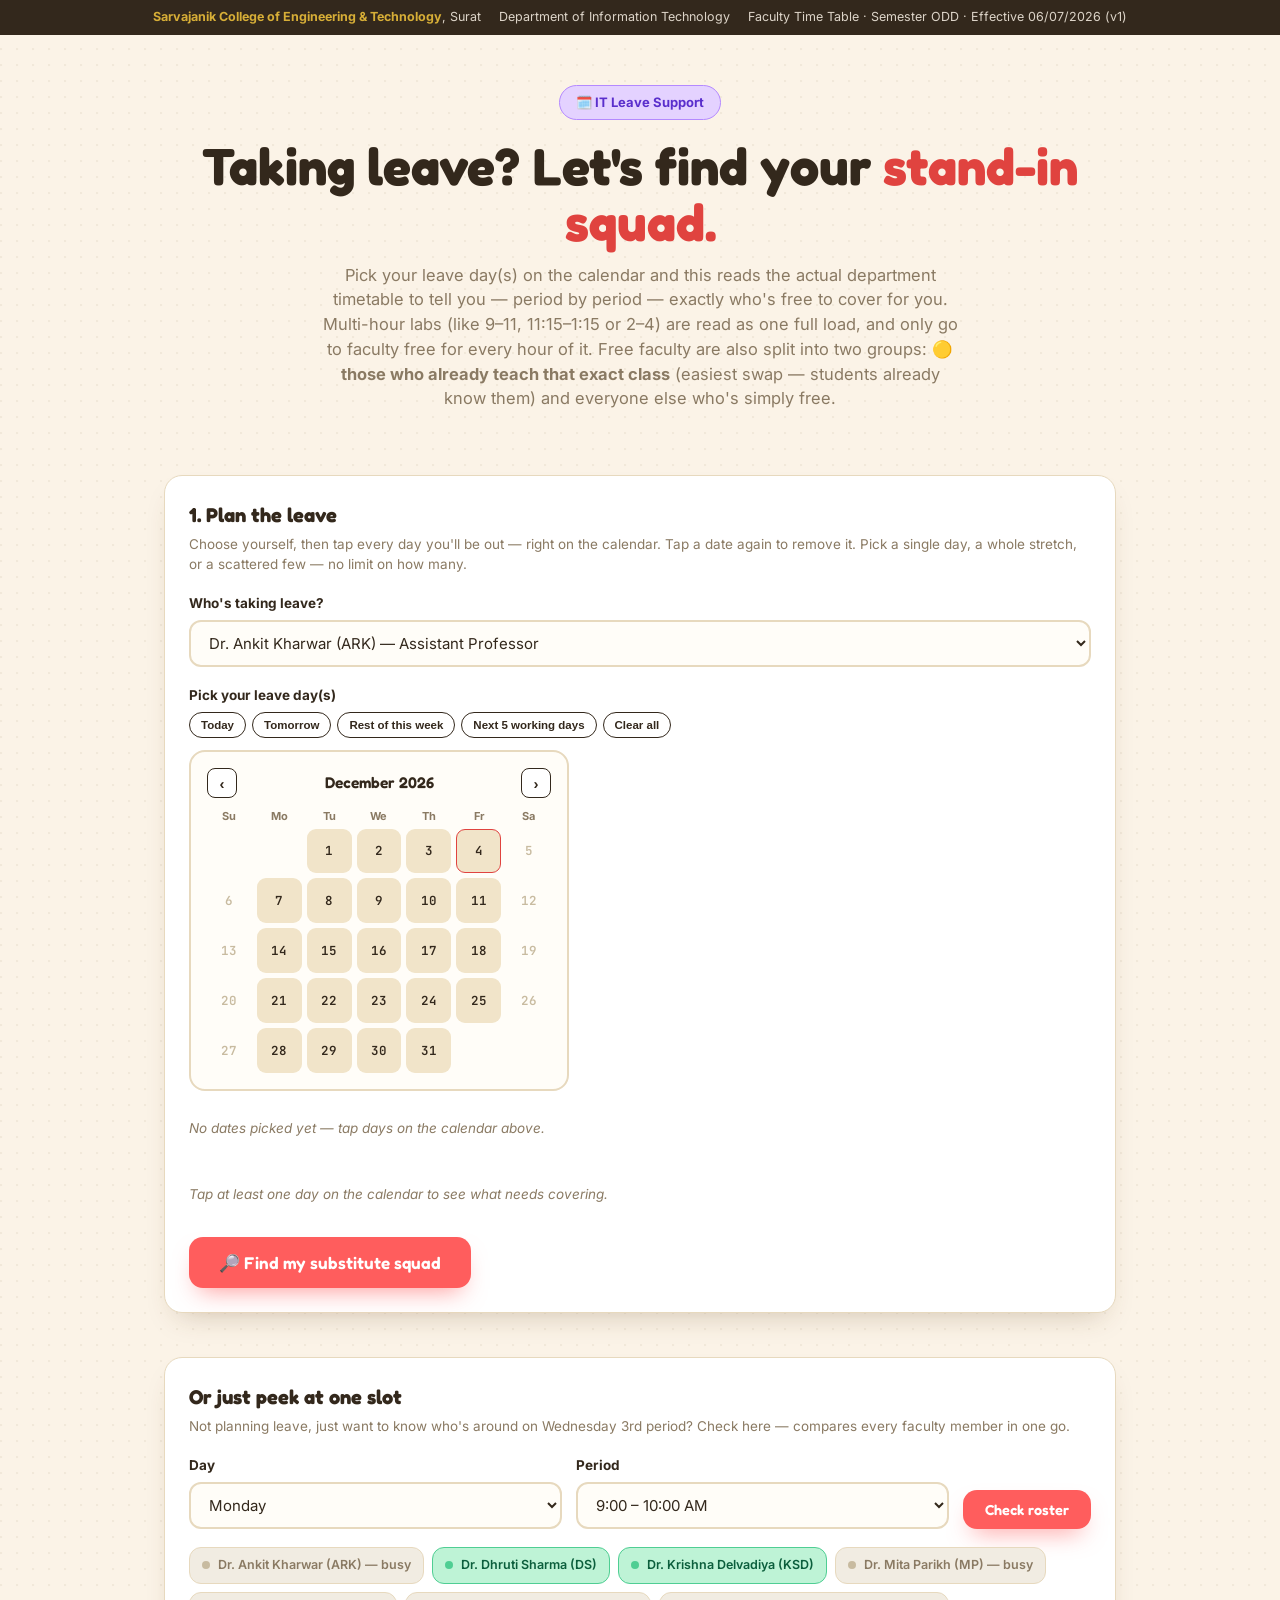
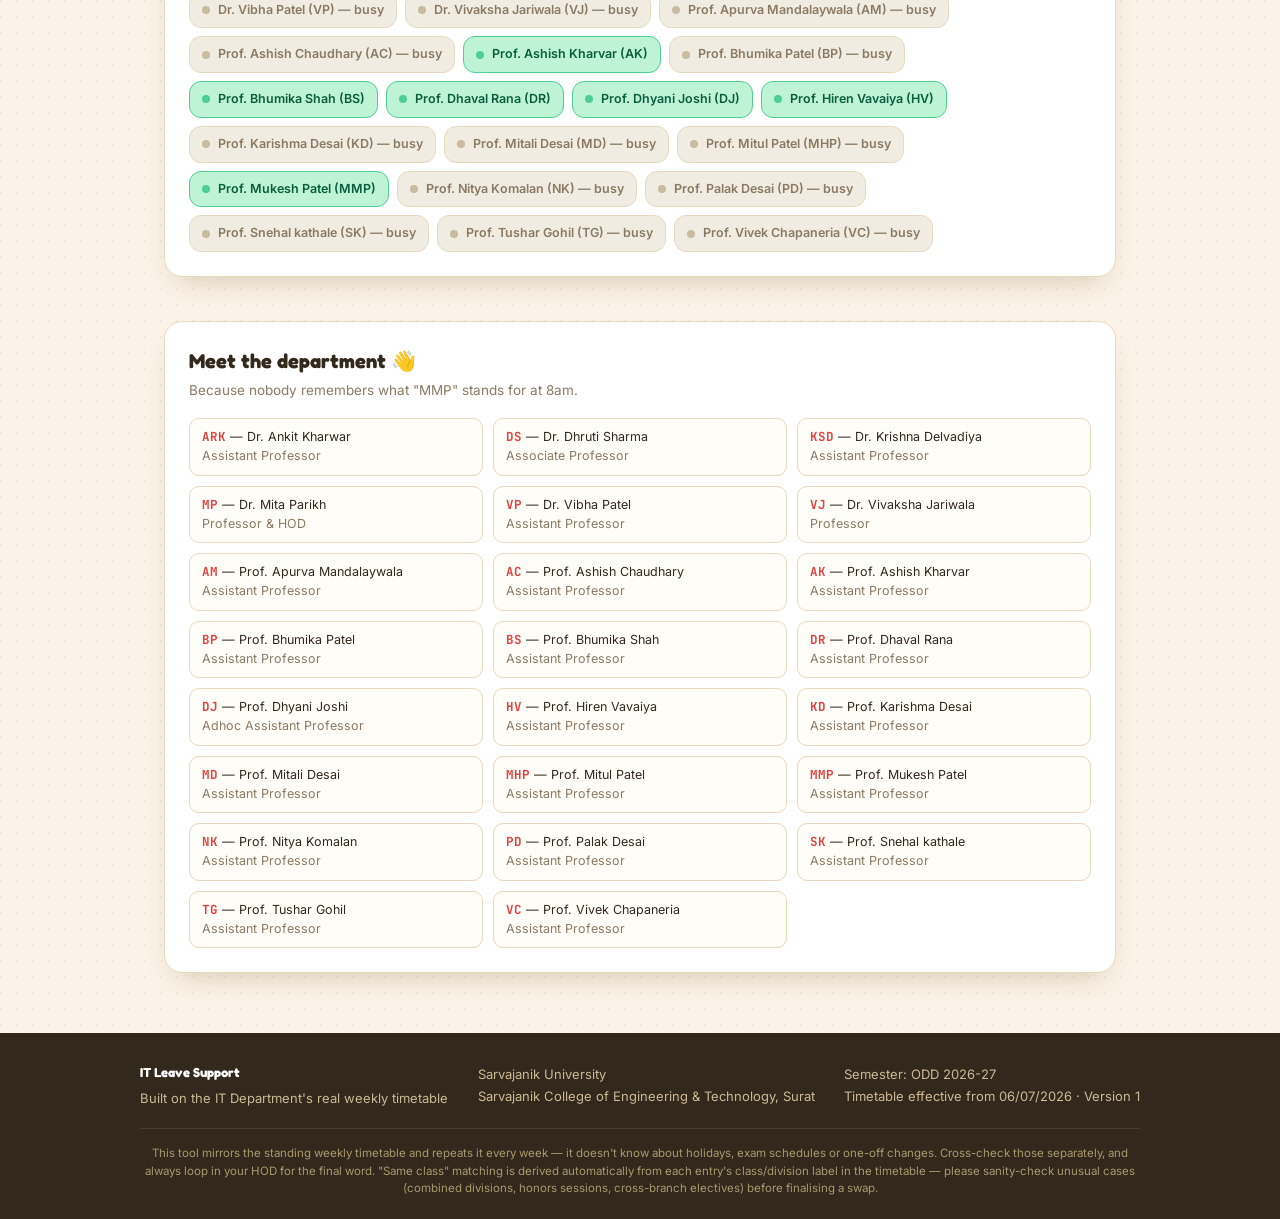
<file: index.html>
<!DOCTYPE html>
<html lang="en">
<head>
<meta charset="UTF-8">
<meta name="viewport" content="width=device-width, initial-scale=1.0">
<title>IT Leave Support · SCET IT Department</title>
<link rel="preconnect" href="https://fonts.googleapis.com">
<link href="https://fonts.googleapis.com/css2?family=Fredoka:wght@500;600;700&family=Inter:wght@400;500;600;700;800&family=JetBrains+Mono:wght@400;600;700&display=swap" rel="stylesheet">
<style>
:root{
  --bg:#FBF3E7;
  --cork:#F1E4C9;
  --cork-line:#E3D2A9;
  --ink:#33281C;
  --ink-soft:#8A7A63;
  --paper:#FFFFFF;
  --pin:#FF5D5D;
  --pin-deep:#E0433F;
  --lemon:#FFE79A; --lemon-deep:#F4C63C;
  --mint:#BEF3D6; --mint-deep:#4FCE93;
  --sky:#B7E3FF; --sky-deep:#5FB3F5;
  --coral:#FFC7B8; --coral-deep:#FF8A69;
  --lilac:#E4D2FF; --lilac-deep:#B489FF;
  --gold:#FFF2C2; --gold-deep:#C98A00; --gold-ink:#5C3D00;
  --line:#E7D9BE;
  --radius:18px;
  --shadow: 0 14px 30px -14px rgba(90,60,20,0.28);
}
*{box-sizing:border-box;}
html{scroll-behavior:smooth;}
body{
  margin:0;
  background:
    radial-gradient(circle at 1px 1px, rgba(120,90,40,0.07) 1px, transparent 1.6px) 0 0/16px 16px,
    var(--bg);
  color:var(--ink);
  font-family:'Inter',sans-serif;
  line-height:1.5;
}
h1,h2,h3,h4,.display{font-family:'Fredoka',sans-serif;}
.mono{font-family:'JetBrains Mono',monospace;}
@media (prefers-reduced-motion: reduce){ *{animation-duration:.001ms !important; transition-duration:.001ms !important;} html{scroll-behavior:auto;} }

/* ---------- top bar ---------- */
.topbar{
  background:var(--ink); color:#FBF3E7; font-size:12.5px;
  padding:8px 20px; display:flex; flex-wrap:wrap; gap:6px 18px;
  justify-content:center; text-align:center;
}
.topbar b{color:var(--lemon-deep);}
.topbar span{opacity:.85;}

/* ---------- hero ---------- */
header.hero{ max-width:1000px; margin:0 auto; padding:50px 24px 20px; text-align:center; }
.eyebrow{
  display:inline-flex;align-items:center;gap:8px;
  background:var(--lilac); border:1px solid var(--lilac-deep); color:#5A2FCC;
  padding:7px 16px;border-radius:999px;font-weight:700;font-size:13px;margin-bottom:18px;
}
.hero h1{ font-size:clamp(32px,5.6vw,52px); margin:0 0 12px; font-weight:700; line-height:1.08; }
.hero h1 span{ color:var(--pin-deep); }
.hero p.sub{ max-width:640px;margin:0 auto;color:var(--ink-soft);font-size:16.5px; }

/* ---------- generic containers ---------- */
.wrap{ max-width:1000px; margin:0 auto; padding:0 24px; }
.section-gap{ margin-top:44px; }
.card{
  background:var(--paper); border:1px solid var(--line); border-radius:var(--radius);
  box-shadow:var(--shadow); padding:24px;
}
.card h3{ margin:0 0 4px; font-size:20px; }
.card .hint{ color:var(--ink-soft); font-size:13.5px; margin:0 0 18px; }

/* ---------- form controls ---------- */
.field{ margin-bottom:18px; }
.field label{ display:block; font-weight:700; font-size:13.5px; margin-bottom:7px; }
select, input[type="date"], input[type="number"]{
  width:100%; border:2px solid var(--line); border-radius:12px; padding:11px 14px;
  font-family:'Inter'; font-size:15px; color:var(--ink); background:#FFFDF8;
  transition:border-color .2s;
}
select:focus, input:focus{ outline:none; border-color:var(--pin); }
.form-grid{ display:grid; grid-template-columns:1.4fr 1fr 0.8fr; gap:16px; }
@media (max-width:700px){ .form-grid{ grid-template-columns:1fr; } }

.big-btn{
  display:inline-flex; align-items:center; gap:10px;
  background:var(--pin); color:#fff; border:none; border-radius:14px;
  padding:15px 30px; font-weight:600; font-family:'Fredoka'; font-size:17px;
  cursor:pointer; box-shadow:0 12px 24px -10px rgba(255,93,93,.65);
  transition:transform .15s, background .2s;
}
.big-btn:hover{ transform:translateY(-2px); background:var(--pin-deep); }
.big-btn:active{ transform:translateY(0); }

/* ---------- calendar widget ---------- */
.cal-widget{
  background:#FFFDF8; border:2px solid var(--line); border-radius:16px; padding:16px; max-width:380px;
}
.cal-head{ display:flex; align-items:center; justify-content:space-between; margin-bottom:10px; }
.cal-month{ font-family:'Fredoka'; font-weight:600; font-size:15.5px; }
.cal-nav{
  border:1.5px solid var(--ink); background:#fff; color:var(--ink); font-weight:700; font-size:15px;
  width:30px; height:30px; border-radius:8px; cursor:pointer; line-height:1;
}
.cal-nav:hover{ background:var(--ink); color:#fff; }
.cal-grid{ display:grid; grid-template-columns:repeat(7,1fr); gap:5px; }
.cal-grid.cal-dow{ margin-bottom:4px; }
.cal-grid.cal-dow div{ text-align:center; font-size:11px; font-weight:700; color:var(--ink-soft); }
.cal-cell{
  aspect-ratio:1; display:flex; align-items:center; justify-content:center;
  border-radius:9px; border:1.5px solid transparent; background:var(--cork);
  font-family:'JetBrains Mono'; font-size:12.5px; font-weight:600; color:var(--ink);
  cursor:pointer; transition:transform .1s, background .15s;
}
.cal-cell:hover:not(.weekend):not(.empty){ background:var(--sky); transform:translateY(-1px); }
.cal-cell.empty{ background:transparent; cursor:default; }
.cal-cell.weekend{ background:transparent; color:#C8BBA0; cursor:not-allowed; }
.cal-cell.today{ border-color:var(--pin-deep); }
.cal-cell.selected{ background:var(--mint-deep); color:#fff; }
.selected-chips{ display:flex; flex-wrap:wrap; gap:8px; margin-top:14px; }
.date-chip{
  display:inline-flex; align-items:center; gap:6px; background:var(--mint); border:1.5px solid var(--mint-deep);
  color:#0B5E3C; border-radius:999px; padding:6px 8px 6px 12px; font-size:12.5px; font-weight:600;
}
.chip-x{
  border:none; background:rgba(0,0,0,.12); color:#0B5E3C; width:18px; height:18px; border-radius:50%;
  cursor:pointer; font-size:12px; line-height:1; font-weight:700;
}
.chip-x:hover{ background:rgba(0,0,0,.25); }

/* ---------- day cards (leave planner) ---------- */
.day-cards{ display:flex; flex-direction:column; gap:14px; margin-top:8px; }
.day-card{
  border:2px dashed var(--cork-line); background:var(--cork); border-radius:16px; padding:16px 18px;
}
.day-card-head{ display:flex; align-items:center; justify-content:space-between; flex-wrap:wrap; gap:10px; margin-bottom:10px; }
.day-card-title{ font-family:'Fredoka'; font-weight:600; font-size:16px; }
.day-card-title small{ display:block; font-family:'Inter'; font-weight:500; color:var(--ink-soft); font-size:12px; }
.quick-toggles{ display:flex; gap:6px; flex-wrap:wrap; }
.qtbtn{
  border:1.5px solid var(--ink); background:#fff; color:var(--ink); font-weight:700; font-size:11.5px;
  padding:6px 11px; border-radius:999px; cursor:pointer;
}
.qtbtn:hover{ background:var(--ink); color:#fff; }
.class-check{
  display:flex; align-items:flex-start; gap:10px; background:#fff; border:1px solid var(--line);
  border-radius:10px; padding:9px 12px; margin-bottom:7px; font-size:13.5px; cursor:pointer;
}
.class-check input{ margin-top:3px; }
.class-check .t{ font-family:'JetBrains Mono'; font-size:11.5px; color:var(--ink-soft); display:block; margin-bottom:2px; }
.empty-note{ color:var(--ink-soft); font-style:italic; font-size:13.5px; }
.weekend-note{ font-size:13.5px; color:#7A5A2E; font-style:italic; }

/* ---------- pinboard results ---------- */
.pinboard{
  background:
    radial-gradient(circle at 1px 1px, rgba(120,90,40,0.09) 1px, transparent 1.6px) 0 0/14px 14px,
    var(--cork);
  border:1px solid var(--cork-line); border-radius:22px; padding:26px 22px; margin-top:8px;
}
.pinboard-date{ font-family:'Fredoka'; font-weight:600; font-size:17px; margin:22px 0 12px; }
.pinboard-date:first-child{ margin-top:0; }
.summary-strip{
  display:flex; gap:14px; flex-wrap:wrap; background:var(--ink); color:#fff;
  border-radius:14px; padding:14px 18px; margin-bottom:20px; font-size:13.5px;
}
.summary-strip b{ color:var(--lemon-deep); }
.legend-strip{
  display:flex; gap:16px; flex-wrap:wrap; align-items:center; background:#FFFDF8;
  border:1.5px dashed var(--cork-line); border-radius:12px; padding:10px 14px; margin-bottom:18px; font-size:12.5px;
}
.legend-strip .lg-item{ display:flex; align-items:center; gap:7px; }
.legend-swatch{ width:14px;height:14px;border-radius:4px; display:inline-block; }
.legend-swatch.gold{ background:var(--gold); border:1.5px dashed var(--gold-deep); }
.legend-swatch.plain{ background:#F1ECE2; border:1.5px solid var(--line); }

.note-grid{ display:flex; flex-wrap:wrap; gap:16px; }
.sticky{
  width:260px; padding:16px 16px 14px; border-radius:4px 4px 10px 10px;
  box-shadow:0 8px 16px -6px rgba(50,30,10,.35); position:relative;
  font-size:13px; transition:transform .2s;
}
.sticky:hover{ transform:translateY(-3px) rotate(0deg) !important; }
.sticky::before{
  content:""; position:absolute; top:-7px; left:50%; transform:translateX(-50%);
  width:14px;height:14px;border-radius:50%; background:var(--pin);
  box-shadow:0 3px 4px rgba(0,0,0,.35);
}
.sticky.c0{ background:var(--lemon); transform:rotate(-2deg); }
.sticky.c1{ background:var(--mint); transform:rotate(1.5deg); }
.sticky.c2{ background:var(--sky); transform:rotate(-1deg); }
.sticky.c3{ background:var(--coral); transform:rotate(2deg); }
.sticky.c4{ background:var(--lilac); transform:rotate(-1.5deg); }
.sticky .period{ font-family:'JetBrains Mono'; font-size:11px; font-weight:700; opacity:.75; margin-bottom:4px; }
.sticky .class-info{ font-family:'Fredoka'; font-weight:600; font-size:14.5px; margin-bottom:10px; line-height:1.25; }
.sticky .subhead{ font-size:10.5px; font-weight:700; text-transform:uppercase; letter-spacing:.4px; opacity:.65; margin-bottom:6px; }
.sticky .subhead.sameclass-head{ opacity:1; color:var(--gold-ink); }
.sub-chip{
  display:inline-block; background:rgba(255,255,255,.75); border-radius:8px; padding:4px 8px;
  font-size:11.5px; font-weight:600; margin:0 4px 4px 0;
}
.sub-chip.sameclass{ background:var(--gold); border:1.5px dashed var(--gold-deep); color:var(--gold-ink); }
.sub-chip.sameclass b{ font-weight:700; margin-left:2px; }
.zero-cover{ background:#fff; border:2px dashed var(--pin-deep); border-radius:8px; padding:7px 9px; font-size:12px; font-weight:700; color:var(--pin-deep); }
.sub-chip.partial{ background:rgba(255,255,255,.55); border:1px dashed rgba(0,0,0,.25); }
.sub-chip.partial b{ font-family:'JetBrains Mono'; font-size:10.5px; margin-left:3px; }
.same-tag{ background:rgba(255,255,255,.7); border-radius:6px; padding:1px 5px; font-size:10px; margin-left:3px; }

.results-empty{
  text-align:center; padding:40px 20px; color:var(--ink-soft); font-size:14.5px;
}

/* ---------- quick slot peek ---------- */
.peek-form{ display:grid; grid-template-columns:1fr 1fr auto; gap:14px; align-items:end; }
@media (max-width:640px){ .peek-form{ grid-template-columns:1fr; } }
.roster-grid{ display:flex; flex-wrap:wrap; gap:8px; margin-top:18px; }
.roster-chip{
  display:flex; align-items:center; gap:8px; border-radius:12px; padding:8px 12px;
  font-size:12.5px; font-weight:600; border:1.5px solid;
}
.roster-chip.free{ background:var(--mint); border-color:var(--mint-deep); color:#0B5E3C; }
.roster-chip.busy{ background:#F1ECE2; border-color:var(--line); color:var(--ink-soft); }
.roster-chip .dot{ width:8px;height:8px;border-radius:50%; }
.roster-chip.free .dot{ background:var(--mint-deep); }
.roster-chip.busy .dot{ background:#C8BBA0; }

/* ---------- legend / footer ---------- */
.legend-grid{ display:grid; grid-template-columns:repeat(auto-fill,minmax(220px,1fr)); gap:10px; }
.legend-item{ background:#FFFDF8; border:1px solid var(--line); border-radius:10px; padding:9px 12px; font-size:12.5px; }
.legend-item b{ font-family:'JetBrains Mono'; color:var(--pin-deep); }

footer{ margin-top:60px; background:var(--ink); color:#F1E9D8; padding:30px 24px 22px; }
.footer-inner{ max-width:1000px;margin:0 auto; display:flex; justify-content:space-between; gap:20px; flex-wrap:wrap; font-size:13px; }
.footer-inner h4{ margin:0 0 6px; font-family:'Fredoka'; color:#fff; }
.footer-inner p{ margin:2px 0; color:#CBB995; }
.disclaimer{ max-width:1000px; margin:18px auto 0; text-align:center; font-size:11.5px; color:#A8996F; border-top:1px solid #4A3E28; padding-top:16px; }
</style>
</head>
<body>

<div class="topbar">
  <span><b>Sarvajanik College of Engineering &amp; Technology</b>, Surat</span>
  <span>Department of Information Technology</span>
  <span>Faculty Time Table · Semester ODD · Effective 06/07/2026 (v1)</span>
</div>

<header class="hero">
  <div class="eyebrow">🗓️ IT Leave Support</div>
  <h1>Taking leave? Let's find your <span>stand-in squad.</span></h1>
  <p class="sub">Pick your leave day(s) on the calendar and this reads the actual department timetable to tell you — period by period — exactly who's free to cover for you. Multi-hour labs (like 9–11, 11:15–1:15 or 2–4) are read as one full load, and only go to faculty free for every hour of it. Free faculty are also split into two groups: <b>🟡 those who already teach that exact class</b> (easiest swap — students already know them) and everyone else who's simply free.</p>
</header>

<main class="wrap">

  <!-- ============ LEAVE PLANNER ============ -->
  <section class="card section-gap">
    <h3>1. Plan the leave</h3>
    <p class="hint">Choose yourself, then tap every day you'll be out — right on the calendar. Tap a date again to remove it. Pick a single day, a whole stretch, or a scattered few — no limit on how many.</p>

    <div class="field">
      <label for="facultySelect">Who's taking leave?</label>
      <select id="facultySelect"></select>
    </div>

    <div class="field">
      <label>Pick your leave day(s)</label>
      <div class="quick-toggles" id="quickRangeBtns" style="margin-bottom:12px;">
        <button type="button" class="qtbtn" data-quick="today">Today</button>
        <button type="button" class="qtbtn" data-quick="tomorrow">Tomorrow</button>
        <button type="button" class="qtbtn" data-quick="week">Rest of this week</button>
        <button type="button" class="qtbtn" data-quick="next5">Next 5 working days</button>
        <button type="button" class="qtbtn" data-quick="clear">Clear all</button>
      </div>
      <div class="cal-widget" id="calWidget"></div>
      <div class="selected-chips" id="selectedChips"></div>
    </div>

    <p class="hint" id="dayCountNote" style="margin-top:6px;"></p>

    <div id="dayCardsWrap">
      <div class="day-cards" id="dayCards"></div>
    </div>

    <div style="margin-top:20px;">
      <button class="big-btn" id="findBtn">🔎 Find my substitute squad</button>
    </div>
  </section>

  <!-- ============ RESULTS ============ -->
  <section class="section-gap" id="resultsSection" style="display:none;">
    <h3 style="margin-bottom:4px;">2. Here's who can cover you</h3>
    <p class="hint" style="margin-bottom:14px;">Pinned up, period by period — pick whoever suits and give them a heads up 🙏</p>
    <div class="pinboard" id="pinboard"></div>
  </section>

  <!-- ============ QUICK SLOT PEEK ============ -->
  <section class="card section-gap">
    <h3>Or just peek at one slot</h3>
    <p class="hint">Not planning leave, just want to know who's around on Wednesday 3rd period? Check here — compares every faculty member in one go.</p>
    <div class="peek-form">
      <div class="field" style="margin-bottom:0;">
        <label for="peekDay">Day</label>
        <select id="peekDay"></select>
      </div>
      <div class="field" style="margin-bottom:0;">
        <label for="peekSlot">Period</label>
        <select id="peekSlot"></select>
      </div>
      <button class="big-btn" id="peekBtn" style="padding:11px 22px;font-size:14.5px;">Check roster</button>
    </div>
    <div class="roster-grid" id="rosterGrid"></div>
  </section>

  <!-- ============ LEGEND ============ -->
  <section class="card section-gap">
    <h3>Meet the department 👋</h3>
    <p class="hint">Because nobody remembers what "MMP" stands for at 8am.</p>
    <div class="legend-grid" id="legendGrid"></div>
  </section>

</main>

<footer>
  <div class="footer-inner">
    <div>
      <h4>IT Leave Support</h4>
      <p>Built on the IT Department's real weekly timetable</p>
    </div>
    <div>
      <p>Sarvajanik University</p>
      <p>Sarvajanik College of Engineering &amp; Technology, Surat</p>
    </div>
    <div>
      <p>Semester: ODD 2026-27</p>
      <p>Timetable effective from 06/07/2026 · Version 1</p>
    </div>
  </div>
  <div class="disclaimer">This tool mirrors the standing weekly timetable and repeats it every week — it doesn't know about holidays, exam schedules or one-off changes. Cross-check those separately, and always loop in your HOD for the final word. "Same class" matching is derived automatically from each entry's class/division label in the timetable — please sanity-check unusual cases (combined divisions, honors sessions, cross-branch electives) before finalising a swap.</div>
</footer>

<script>
/* ============================= EMBEDDED TIMETABLE DATA ============================= */
/* Parsed directly from Time_Table__Odd_2026-27_.xlsx — one sheet per faculty member.
   Source rule: only VISIBLE "FACULTY TIME TABLE" sheets marked YEAR: 2026-2027 are
   included (23 faculty). Two sheets — "AB" (Prof. Aaishwarya Bajaj) and "JM"
   (Prof. Parth Jagirdar) — are HIDDEN sheets left over from YEAR: 2024-2025 and are
   deliberately excluded: JM has no periods recorded at all, and AB's own initials
   collide with a different, currently-teaching faculty member (Prof. Apurva
   Bhagvagar, used as "AB" inside the Sem 7 class sheets) who has no personal
   timetable sheet of her own to pull a verified schedule from. Never re-add a
   faculty member here from a hidden sheet — only visible, current-year sheets. */
const DATA = {"slots":[{"id":"09:00-10:00","label":"9:00 – 10:00 AM"},{"id":"10:00-11:00","label":"10:00 – 11:00 AM"},{"id":"11:15-12:15","label":"11:15 – 12:15 PM"},{"id":"12:15-01:15","label":"12:15 – 1:15 PM"},{"id":"02:00-03:00","label":"2:00 – 3:00 PM"},{"id":"03:00-04:00","label":"3:00 – 4:00 PM"},{"id":"04:00-05:00","label":"4:00 – 5:00 PM"},{"id":"05:00-06:00","label":"5:00 – 6:00 PM"}],"days":["MON","TUE","WED","THU","FRI"],"faculty":{"MP":{"code":"MP","name":"Dr. Mita Parikh","designation":"Professor & HOD","schedule":{"MON":{"09:00-10:00":"DSYS ( VII IT D1) A (IT 5)","10:00-11:00":"DSYS ( VII IT D1) A (IT 5)","11:15-12:15":null,"12:15-01:15":"AUX (VII IT D1)","02:00-03:00":null,"03:00-04:00":null,"04:00-05:00":null,"05:00-06:00":null},"TUE":{"09:00-10:00":null,"10:00-11:00":null,"11:15-12:15":"NLP ( VII AIDS) A (IT 2)","12:15-01:15":"NLP ( VII AIDS) A (IT 2)","02:00-03:00":"AUX (VII IT D1)","03:00-04:00":null,"04:00-05:00":null,"05:00-06:00":null},"WED":{"09:00-10:00":null,"10:00-11:00":null,"11:15-12:15":null,"12:15-01:15":null,"02:00-03:00":"NLP (VII IT D1)","03:00-04:00":null,"04:00-05:00":null,"05:00-06:00":null},"THU":{"09:00-10:00":null,"10:00-11:00":"NLP (VII AIDS)","11:15-12:15":"NLP ( VII AIDS) B (IT 5)","12:15-01:15":"NLP ( VII AIDS) B (IT 5)","02:00-03:00":null,"03:00-04:00":null,"04:00-05:00":null,"05:00-06:00":null},"FRI":{"09:00-10:00":null,"10:00-11:00":"NLP (VII AIDS)","11:15-12:15":null,"12:15-01:15":"AUX (VII IT D1)","02:00-03:00":"PROJECT-I","03:00-04:00":"PROJECT-I","04:00-05:00":null,"05:00-06:00":null}}},"VJ":{"code":"VJ","name":"Dr. Vivaksha Jariwala","designation":"Professor","schedule":{"MON":{"09:00-10:00":"CNS ( V IT D1) B (IT 3)","10:00-11:00":"CNS ( V IT D1) B (IT 3)","11:15-12:15":"CNS (V IT D1)","12:15-01:15":null,"02:00-03:00":null,"03:00-04:00":null,"04:00-05:00":null,"05:00-06:00":null},"TUE":{"09:00-10:00":null,"10:00-11:00":null,"11:15-12:15":null,"12:15-01:15":"CNS (V IT D2)","02:00-03:00":"CNS ( V IT D2) A (IT 2)","03:00-04:00":"CNS ( V IT D2) A (IT 2)","04:00-05:00":null,"05:00-06:00":null},"WED":{"09:00-10:00":"CNS ( V IT D2) B (IT 2)","10:00-11:00":"CNS ( V IT D2) B (IT 2)","11:15-12:15":null,"12:15-01:15":null,"02:00-03:00":"PROJECT-I","03:00-04:00":"PROJECT-I","04:00-05:00":null,"05:00-06:00":null},"THU":{"09:00-10:00":null,"10:00-11:00":"DS (III IT D1)","11:15-12:15":null,"12:15-01:15":"CNS (V IT D1)","02:00-03:00":"CNS ( V IT D1) A (IT 1)","03:00-04:00":"CNS ( V IT D1) A (IT 1)","04:00-05:00":null,"05:00-06:00":null},"FRI":{"09:00-10:00":"DS (III AIDS)","10:00-11:00":null,"11:15-12:15":"CNS (V IT D2)","12:15-01:15":null,"02:00-03:00":null,"03:00-04:00":null,"04:00-05:00":null,"05:00-06:00":null}}},"DS":{"code":"DS","name":"Dr. Dhruti Sharma","designation":"Associate Professor","schedule":{"MON":{"09:00-10:00":null,"10:00-11:00":"CNS (V IT D2)","11:15-12:15":null,"12:15-01:15":"DS (III AIDS)","02:00-03:00":null,"03:00-04:00":null,"04:00-05:00":null,"05:00-06:00":null},"TUE":{"09:00-10:00":"DS ( III AIDS) A (IT 5)","10:00-11:00":"DS ( III AIDS) A (IT 5)","11:15-12:15":null,"12:15-01:15":"DS (III IT D1)","02:00-03:00":"CNS ( V IT D2) A (IT 2)","03:00-04:00":"CNS ( V IT D2) A (IT 2)","04:00-05:00":null,"05:00-06:00":null},"WED":{"09:00-10:00":null,"10:00-11:00":null,"11:15-12:15":"DS ( III IT D1) B (IT 4)","12:15-01:15":"DS ( III IT D1) B (IT 4)","02:00-03:00":"PROJECT-I","03:00-04:00":"PROJECT-I","04:00-05:00":null,"05:00-06:00":null},"THU":{"09:00-10:00":null,"10:00-11:00":null,"11:15-12:15":"DS (III AIDS)","12:15-01:15":null,"02:00-03:00":null,"03:00-04:00":null,"04:00-05:00":null,"05:00-06:00":null},"FRI":{"09:00-10:00":null,"10:00-11:00":null,"11:15-12:15":"DS (III IT D1)","12:15-01:15":null,"02:00-03:00":"CNS (V IT D1)","03:00-04:00":null,"04:00-05:00":null,"05:00-06:00":null}}},"HV":{"code":"HV","name":"Prof. Hiren Vavaiya","designation":"Assistant Professor","schedule":{"MON":{"09:00-10:00":null,"10:00-11:00":"DBMS (III IT D1)","11:15-12:15":null,"12:15-01:15":"DS (III IT D2)","02:00-03:00":null,"03:00-04:00":null,"04:00-05:00":null,"05:00-06:00":null},"TUE":{"09:00-10:00":"DBMS ( III IT D1) A (IT 4)","10:00-11:00":"DBMS ( III IT D1) A (IT 4)","11:15-12:15":"DS ( III IT D2) A (IT 3)","12:15-01:15":"DS ( III IT D2) A (IT 3)","02:00-03:00":null,"03:00-04:00":null,"04:00-05:00":null,"05:00-06:00":null},"WED":{"09:00-10:00":"DBMS (III IT D1)","10:00-11:00":null,"11:15-12:15":"DS (III IT D2)","12:15-01:15":null,"02:00-03:00":"DMBI ( V AIDS) B (IT 2)","03:00-04:00":"DMBI ( V AIDS) B (IT 2)","04:00-05:00":null,"05:00-06:00":null},"THU":{"09:00-10:00":"DS ( III IT D2) B (IT 4)","10:00-11:00":"DS ( III IT D2) B (IT 4)","11:15-12:15":null,"12:15-01:15":"DS (III IT D2)","02:00-03:00":null,"03:00-04:00":null,"04:00-05:00":null,"05:00-06:00":null},"FRI":{"09:00-10:00":"DBMS ( III IT D1) B (IT 5)","10:00-11:00":"DBMS ( III IT D1) B (IT 5)","11:15-12:15":null,"12:15-01:15":"DBMS (III IT D1)","02:00-03:00":"PROJECT-I","03:00-04:00":"PROJECT-I","04:00-05:00":null,"05:00-06:00":null}}},"TG":{"code":"TG","name":"Prof. Tushar Gohil","designation":"Assistant Professor","schedule":{"MON":{"09:00-10:00":"PP ( DIV C) B (IT 5)","10:00-11:00":"PP ( DIV C) B (IT 5)","11:15-12:15":null,"12:15-01:15":null,"02:00-03:00":null,"03:00-04:00":"CC (V IT D2)","04:00-05:00":null,"05:00-06:00":null},"TUE":{"09:00-10:00":null,"10:00-11:00":null,"11:15-12:15":null,"12:15-01:15":null,"02:00-03:00":"CC (V IT D1)","03:00-04:00":null,"04:00-05:00":"EHPT HONORS LAB (IT 1)","05:00-06:00":"EHPT HONORS LAB (IT 1)"},"WED":{"09:00-10:00":"DSYS ( VII IT D2) B (IT 5)","10:00-11:00":"DSYS ( VII IT D2) B (IT 5)","11:15-12:15":null,"12:15-01:15":null,"02:00-03:00":null,"03:00-04:00":"CC (V IT D1)","04:00-05:00":"EHPT HONORS (G-201)","05:00-06:00":null},"THU":{"09:00-10:00":"PROJECT-I","10:00-11:00":"PROJECT-I","11:15-12:15":"DL ( VII AIDS) A (IT 4)","12:15-01:15":"DL ( VII AIDS) A (IT 4)","02:00-03:00":null,"03:00-04:00":null,"04:00-05:00":null,"05:00-06:00":null},"FRI":{"09:00-10:00":null,"10:00-11:00":"CC (V IT D2)","11:15-12:15":"WT ( V IT D1) B (IT 3)","12:15-01:15":"WT ( V IT D1) B (IT 3)","02:00-03:00":null,"03:00-04:00":null,"04:00-05:00":"EHPT HONORS (G-201)","05:00-06:00":null}}},"AK":{"code":"AK","name":"Prof. Ashish Kharvar","designation":"Assistant Professor","schedule":{"MON":{"09:00-10:00":null,"10:00-11:00":null,"11:15-12:15":null,"12:15-01:15":"AUX ( VII IT D2)","02:00-03:00":null,"03:00-04:00":"SE (V IT D1 & D2)","04:00-05:00":null,"05:00-06:00":null},"TUE":{"09:00-10:00":"DBMS ( III AIDS) B (IT 2)","10:00-11:00":"DBMS ( III AIDS) B (IT 2)","11:15-12:15":"DBMS ( III IT D2) B (IT 6)","12:15-01:15":"DBMS ( III IT D2) B (IT 6)","02:00-03:00":"AUX ( VII IT D2)","03:00-04:00":null,"04:00-05:00":null,"05:00-06:00":null},"WED":{"09:00-10:00":"ATCD ( VII IT D2) A (IT 1)","10:00-11:00":"ATCD ( VII IT D2) A (IT 1)","11:15-12:15":"OOAD ( III AIDS) B (IT 5)","12:15-01:15":"OOAD ( III AIDS) B (IT 5)","02:00-03:00":null,"03:00-04:00":"SE (V IT D1 & D2)","04:00-05:00":null,"05:00-06:00":null},"THU":{"09:00-10:00":"PROJECT-I","10:00-11:00":"PROJECT-I","11:15-12:15":"ATCD ( VII IT D2) B (IT 3)","12:15-01:15":"ATCD ( VII IT D2) B (IT 3)","02:00-03:00":null,"03:00-04:00":null,"04:00-05:00":null,"05:00-06:00":null},"FRI":{"09:00-10:00":null,"10:00-11:00":"SE (V IT D1 & D2)","11:15-12:15":null,"12:15-01:15":"AUX ( VII IT D2)","02:00-03:00":null,"03:00-04:00":null,"04:00-05:00":null,"05:00-06:00":null}}},"AM":{"code":"AM","name":"Prof. Apurva Mandalaywala","designation":"Assistant Professor","schedule":{"MON":{"09:00-10:00":"AUX ( VII AIDS)","10:00-11:00":null,"11:15-12:15":null,"12:15-01:15":"ST (VII IT D1 & D2)","02:00-03:00":null,"03:00-04:00":"PROJECT-I","04:00-05:00":null,"05:00-06:00":null},"TUE":{"09:00-10:00":"OOAD ( III IT D1) B (IT 1)","10:00-11:00":"OOAD ( III IT D1) B (IT 1)","11:15-12:15":"DSYS ( VII IT D1) B (IT 1)","12:15-01:15":"DSYS ( VII IT D1) B (IT 1)","02:00-03:00":"ST (VII IT D1 & D2)","03:00-04:00":null,"04:00-05:00":null,"05:00-06:00":null},"WED":{"09:00-10:00":"AUX ( VII AIDS)","10:00-11:00":null,"11:15-12:15":"OOAD ( III IT D1) A (IT 1)","12:15-01:15":"OOAD ( III IT D1) A (IT 1)","02:00-03:00":null,"03:00-04:00":null,"04:00-05:00":null,"05:00-06:00":null},"THU":{"09:00-10:00":null,"10:00-11:00":null,"11:15-12:15":"PP ( DIV D) B (IT 1)","12:15-01:15":"PP ( DIV D) B (IT 1)","02:00-03:00":"AUX ( VII AIDS)","03:00-04:00":null,"04:00-05:00":null,"05:00-06:00":null},"FRI":{"09:00-10:00":"DBMS ( III IT D1) B (IT 5)","10:00-11:00":"DBMS ( III IT D1) B (IT 5)","11:15-12:15":null,"12:15-01:15":"ST (VII IT D1 & D2)","02:00-03:00":"PROJECT-I","03:00-04:00":null,"04:00-05:00":null,"05:00-06:00":null}}},"BP":{"code":"BP","name":"Prof. Bhumika Patel","designation":"Assistant Professor","schedule":{"MON":{"09:00-10:00":"WT ( V IT D1) A (IT 1)","10:00-11:00":"WT ( V IT D1) A (IT 1)","11:15-12:15":"OOAD (III IT D1)","12:15-01:15":null,"02:00-03:00":null,"03:00-04:00":null,"04:00-05:00":null,"05:00-06:00":null},"TUE":{"09:00-10:00":"OOAD ( III IT D1) B (IT 1)","10:00-11:00":"OOAD ( III IT D1) B (IT 1)","11:15-12:15":"WT (V IT D1)","12:15-01:15":null,"02:00-03:00":"OOAD (III IT D2)","03:00-04:00":null,"04:00-05:00":null,"05:00-06:00":null},"WED":{"09:00-10:00":"WT (V IT D1)","10:00-11:00":null,"11:15-12:15":"OOAD ( III IT D1) A (IT 1)","12:15-01:15":"OOAD ( III IT D1) A (IT 1)","02:00-03:00":"PROJECT-I","03:00-04:00":"PROJECT-I","04:00-05:00":null,"05:00-06:00":null},"THU":{"09:00-10:00":"OOAD ( III IT D2) A (IT 1)","10:00-11:00":"OOAD ( III IT D2) A (IT 1)","11:15-12:15":null,"12:15-01:15":"OOAD (III IT D1)","02:00-03:00":null,"03:00-04:00":null,"04:00-05:00":null,"05:00-06:00":null},"FRI":{"09:00-10:00":null,"10:00-11:00":null,"11:15-12:15":"WT ( V IT D1) B (IT 3)","12:15-01:15":"WT ( V IT D1) B (IT 3)","02:00-03:00":"OOAD (III IT D2)","03:00-04:00":null,"04:00-05:00":null,"05:00-06:00":null}}},"MMP":{"code":"MMP","name":"Prof. Mukesh Patel","designation":"Assistant Professor","schedule":{"MON":{"09:00-10:00":null,"10:00-11:00":"SAAI (V AIDS)","11:15-12:15":"SAAI ( V AIDS) B (IT 2)","12:15-01:15":"SAAI ( V AIDS) B (IT 2)","02:00-03:00":"DMBI (V IT D1)","03:00-04:00":null,"04:00-05:00":null,"05:00-06:00":null},"TUE":{"09:00-10:00":null,"10:00-11:00":null,"11:15-12:15":"SAAI (V AIDS)","12:15-01:15":null,"02:00-03:00":"DMBI ( V AIDS) A (IT 5)","03:00-04:00":"DMBI ( V AIDS) A (IT 5)","04:00-05:00":null,"05:00-06:00":null},"WED":{"09:00-10:00":null,"10:00-11:00":"DMBI (V IT D1)","11:15-12:15":null,"12:15-01:15":null,"02:00-03:00":"SAAI ( V AIDS) A (IT 1)","03:00-04:00":"SAAI ( V AIDS) A (IT 1)","04:00-05:00":null,"05:00-06:00":null},"THU":{"09:00-10:00":"PROJECT-I","10:00-11:00":"PROJECT-I","11:15-12:15":"DMBI (V AIDS)","12:15-01:15":null,"02:00-03:00":"DMBI ( V IT D1) B (IT 2)","03:00-04:00":"DMBI ( V IT D1) B (IT 2)","04:00-05:00":null,"05:00-06:00":null},"FRI":{"09:00-10:00":null,"10:00-11:00":"DMBI (V AIDS)","11:15-12:15":"DMBI ( V IT D1) A (IT 4)","12:15-01:15":"DMBI ( V IT D1) A (IT 4)","02:00-03:00":null,"03:00-04:00":null,"04:00-05:00":null,"05:00-06:00":null}}},"ARK":{"code":"ARK","name":"Dr. Ankit Kharwar","designation":"Assistant Professor","schedule":{"MON":{"09:00-10:00":"COA (III IT D1)","10:00-11:00":null,"11:15-12:15":"WT ( V IT D2) B (IT 5)","12:15-01:15":"WT ( V IT D2) B (IT 5)","02:00-03:00":null,"03:00-04:00":"PROJECT-I","04:00-05:00":null,"05:00-06:00":null},"TUE":{"09:00-10:00":null,"10:00-11:00":"DBMS (III IT D2)","11:15-12:15":"DBMS ( III IT D2) B (IT 6)","12:15-01:15":"DBMS ( III IT D2) B (IT 6)","02:00-03:00":null,"03:00-04:00":null,"04:00-05:00":null,"05:00-06:00":null},"WED":{"09:00-10:00":"WT ( V IT D2) A (IT 4)","10:00-11:00":"WT ( V IT D2) A (IT 4)","11:15-12:15":null,"12:15-01:15":null,"02:00-03:00":"DBMS (III IT D2)","03:00-04:00":"PROJECT-I","04:00-05:00":null,"05:00-06:00":null},"THU":{"09:00-10:00":"PP ( DIV A) A (IT 5)","10:00-11:00":"PP ( DIV A) A (IT 5)","11:15-12:15":"COA (III IT D1)","12:15-01:15":null,"02:00-03:00":null,"03:00-04:00":null,"04:00-05:00":null,"05:00-06:00":null},"FRI":{"09:00-10:00":"DBMS ( III IT D2) A (IT 2)","10:00-11:00":"DBMS ( III IT D2) A (IT 2)","11:15-12:15":"DBMS (III IT D2)","12:15-01:15":null,"02:00-03:00":"COA (III IT D1)","03:00-04:00":null,"04:00-05:00":null,"05:00-06:00":null}}},"KD":{"code":"KD","name":"Prof. Karishma Desai","designation":"Assistant Professor","schedule":{"MON":{"09:00-10:00":"ATCD ( VII IT D1) B (IT 4)","10:00-11:00":"ATCD ( VII IT D1) B (IT 4)","11:15-12:15":"ATCD (VII IT D1)","12:15-01:15":null,"02:00-03:00":"PP (DIV A)","03:00-04:00":null,"04:00-05:00":null,"05:00-06:00":null},"TUE":{"09:00-10:00":null,"10:00-11:00":"ATCD (VII IT D1)","11:15-12:15":"ATCD ( VII IT D1) A (IT 5)","12:15-01:15":"ATCD ( VII IT D1) A (IT 5)","02:00-03:00":null,"03:00-04:00":null,"04:00-05:00":null,"05:00-06:00":null},"WED":{"09:00-10:00":"PP (DIV A)","10:00-11:00":null,"11:15-12:15":null,"12:15-01:15":"PP (DIV K)","02:00-03:00":"PROJECT-I","03:00-04:00":"PROJECT-I","04:00-05:00":null,"05:00-06:00":null},"THU":{"09:00-10:00":"PP ( DIV A) A (IT 5)","10:00-11:00":"PP ( DIV A) A (IT 5)","11:15-12:15":null,"12:15-01:15":null,"02:00-03:00":"CNS ( V IT D1) A (IT 1)","03:00-04:00":"CNS ( V IT D1) A (IT 1)","04:00-05:00":null,"05:00-06:00":null},"FRI":{"09:00-10:00":null,"10:00-11:00":"ATCD (VII IT D1)","11:15-12:15":"PP ( DIV A) B (IT 5)","12:15-01:15":"PP ( DIV A) B (IT 5)","02:00-03:00":null,"03:00-04:00":null,"04:00-05:00":null,"05:00-06:00":null}}},"PD":{"code":"PD","name":"Prof. Palak Desai","designation":"Assistant Professor","schedule":{"MON":{"09:00-10:00":"ATCD ( VII IT D1) B (IT 4)","10:00-11:00":"ATCD ( VII IT D1) B (IT 4)","11:15-12:15":null,"12:15-01:15":"DL ( VII AIDS)","02:00-03:00":null,"03:00-04:00":null,"04:00-05:00":null,"05:00-06:00":null},"TUE":{"09:00-10:00":null,"10:00-11:00":"DL ( VII AIDS)","11:15-12:15":"DL ( VII AIDS) B (IT 4)","12:15-01:15":"DL ( VII AIDS) B (IT 4)","02:00-03:00":"DMBI ( V IT D2) B (IT 1)","03:00-04:00":"DMBI ( V IT D2) B (IT 1)","04:00-05:00":null,"05:00-06:00":null},"WED":{"09:00-10:00":"CNS ( V IT D2) B (IT 2)","10:00-11:00":"CNS ( V IT D2) B (IT 2)","11:15-12:15":"IOE ( VII - IML) L-02","12:15-01:15":"IOE ( VII - IML) L-02","02:00-03:00":null,"03:00-04:00":null,"04:00-05:00":null,"05:00-06:00":null},"THU":{"09:00-10:00":"OOAD ( III AIDS) A (IT 3)","10:00-11:00":"OOAD ( III AIDS) A (IT 3)","11:15-12:15":"DL ( VII AIDS) A (IT 4)","12:15-01:15":"DL ( VII AIDS) A (IT 4)","02:00-03:00":null,"03:00-04:00":null,"04:00-05:00":null,"05:00-06:00":null},"FRI":{"09:00-10:00":"IOE ( VII - IML) L-02","10:00-11:00":null,"11:15-12:15":"DL ( VII AIDS)","12:15-01:15":null,"02:00-03:00":null,"03:00-04:00":null,"04:00-05:00":null,"05:00-06:00":null}}},"MD":{"code":"MD","name":"Prof. Mitali Desai","designation":"Assistant Professor","schedule":{"MON":{"09:00-10:00":"DSYS ( VII IT D1) A (IT 5)","10:00-11:00":"DSYS ( VII IT D1) A (IT 5)","11:15-12:15":"AAI ( VII AIDS)","12:15-01:15":null,"02:00-03:00":"DSYS (VII IT D1)","03:00-04:00":null,"04:00-05:00":null,"05:00-06:00":null},"TUE":{"09:00-10:00":"DSYS (VII IT D1)","10:00-11:00":null,"11:15-12:15":"DSYS ( VII IT D1) B (IT 1)","12:15-01:15":"DSYS ( VII IT D1) B (IT 1)","02:00-03:00":null,"03:00-04:00":null,"04:00-05:00":null,"05:00-06:00":null},"WED":{"09:00-10:00":null,"10:00-11:00":"AAI ( VII AIDS)","11:15-12:15":"DS ( III IT D1) B (IT 4)","12:15-01:15":"DS ( III IT D1) B (IT 4)","02:00-03:00":null,"03:00-04:00":null,"04:00-05:00":null,"05:00-06:00":null},"THU":{"09:00-10:00":"DS ( III AIDS) B (IT 2)","10:00-11:00":"DS ( III AIDS) B (IT 2)","11:15-12:15":null,"12:15-01:15":"DSYS (VII IT D1)","02:00-03:00":"DMBI ( V IT D1) B (IT 2)","03:00-04:00":"DMBI ( V IT D1) B (IT 2)","04:00-05:00":null,"05:00-06:00":null},"FRI":{"09:00-10:00":"DS ( III IT D1) A (IT 1)","10:00-11:00":"DS ( III IT D1) A (IT 1)","11:15-12:15":null,"12:15-01:15":"AAI ( VII AIDS)","02:00-03:00":null,"03:00-04:00":null,"04:00-05:00":null,"05:00-06:00":null}}},"NK":{"code":"NK","name":"Prof. Nitya Komalan","designation":"Assistant Professor","schedule":{"MON":{"09:00-10:00":"ST ( VII AIDS)","10:00-11:00":null,"11:15-12:15":"DBMI ( V IT D2) A (IT 1)","12:15-01:15":"DBMI ( V IT D2) A (IT 1)","02:00-03:00":"DBMS (III AIDS)","03:00-04:00":null,"04:00-05:00":null,"05:00-06:00":null},"TUE":{"09:00-10:00":"DBMS ( III AIDS) B (IT 2)","10:00-11:00":"DBMS ( III AIDS) B (IT 2)","11:15-12:15":"DBMS (III AIDS)","12:15-01:15":null,"02:00-03:00":null,"03:00-04:00":null,"04:00-05:00":null,"05:00-06:00":null},"WED":{"09:00-10:00":"ST ( VII AIDS)","10:00-11:00":null,"11:15-12:15":"DBMS ( III AIDS) A (IT 3)","12:15-01:15":"DBMS ( III AIDS) A (IT 3)","02:00-03:00":"DBMS (III AIDS)","03:00-04:00":null,"04:00-05:00":null,"05:00-06:00":null},"THU":{"09:00-10:00":"DS ( III AIDS) B (IT 2)","10:00-11:00":"DS ( III AIDS) B (IT 2)","11:15-12:15":"NLP ( VII AIDS) B (IT 5)","12:15-01:15":"NLP ( VII AIDS) B (IT 5)","02:00-03:00":"ST ( VII AIDS)","03:00-04:00":null,"04:00-05:00":null,"05:00-06:00":null},"FRI":{"09:00-10:00":"DS ( III IT D1) A (IT 1)","10:00-11:00":"DS ( III IT D1) A (IT 1)","11:15-12:15":null,"12:15-01:15":null,"02:00-03:00":null,"03:00-04:00":null,"04:00-05:00":null,"05:00-06:00":null}}},"VC":{"code":"VC","name":"Prof. Vivek Chapaneria","designation":"Assistant Professor","schedule":{"MON":{"09:00-10:00":"PP ( DIV C) B (IT 5)","10:00-11:00":"PP ( DIV C) B (IT 5)","11:15-12:15":"ATCD ( VII IT D2)","12:15-01:15":null,"02:00-03:00":null,"03:00-04:00":"CC ( V AIDS)","04:00-05:00":null,"05:00-06:00":null},"TUE":{"09:00-10:00":"PP (DIV C)","10:00-11:00":null,"11:15-12:15":null,"12:15-01:15":"ATCD ( VII IT D2)","02:00-03:00":null,"03:00-04:00":null,"04:00-05:00":null,"05:00-06:00":null},"WED":{"09:00-10:00":"ATCD ( VII IT D2) A (IT 1)","10:00-11:00":"ATCD ( VII IT D2) A (IT 1)","11:15-12:15":null,"12:15-01:15":null,"02:00-03:00":null,"03:00-04:00":null,"04:00-05:00":null,"05:00-06:00":null},"THU":{"09:00-10:00":"IOE - DSP ( V ) A (IT 6)","10:00-11:00":"IOE - DSP ( V ) A (IT 6)","11:15-12:15":"ATCD ( VII IT D2) B (IT 3)","12:15-01:15":"ATCD ( VII IT D2) B (IT 3)","02:00-03:00":"PP (DIV C)","03:00-04:00":null,"04:00-05:00":null,"05:00-06:00":null},"FRI":{"09:00-10:00":"OOAD ( III IT D2) B (IT 4)","10:00-11:00":"OOAD ( III IT D2) B (IT 4)","11:15-12:15":"ATCD ( VII IT D2)","12:15-01:15":null,"02:00-03:00":"PP ( DIV C) A (IT 5)","03:00-04:00":"PP ( DIV C) A (IT 5)","04:00-05:00":null,"05:00-06:00":null}}},"KSD":{"code":"KSD","name":"Dr. Krishna Delvadiya","designation":"Assistant Professor","schedule":{"MON":{"09:00-10:00":null,"10:00-11:00":"NLP ( VII AIDS)","11:15-12:15":"FDS ( V AIDS) A (IT 3)","12:15-01:15":"FDS ( V AIDS) A (IT 3)","02:00-03:00":"PP ( DIV K) B (IT 3)","03:00-04:00":"PP ( DIV K) B (IT 3)","04:00-05:00":null,"05:00-06:00":null},"TUE":{"09:00-10:00":"DS ( III AIDS) A (IT 5)","10:00-11:00":"DS ( III AIDS) A (IT 5)","11:15-12:15":"NLP ( VII AIDS) A (IT 2)","12:15-01:15":"NLP ( VII AIDS) A (IT 2)","02:00-03:00":"FDS ( V AIDS) B (IT 4)","03:00-04:00":"FDS ( V AIDS) B (IT 4)","04:00-05:00":null,"05:00-06:00":null},"WED":{"09:00-10:00":"FDS (V AIDS)","10:00-11:00":null,"11:15-12:15":null,"12:15-01:15":null,"02:00-03:00":"SAAI ( V AIDS) A (IT 1)","03:00-04:00":"SAAI ( V AIDS) A (IT 1)","04:00-05:00":null,"05:00-06:00":null},"THU":{"09:00-10:00":null,"10:00-11:00":null,"11:15-12:15":"NLP (VII IT D1)","12:15-01:15":null,"02:00-03:00":"FDS ( V AIDS)","03:00-04:00":null,"04:00-05:00":null,"05:00-06:00":null},"FRI":{"09:00-10:00":null,"10:00-11:00":null,"11:15-12:15":"NLP (VII IT D1)","12:15-01:15":null,"02:00-03:00":"FDS ( V AIDS)","03:00-04:00":null,"04:00-05:00":null,"05:00-06:00":null}}},"MHP":{"code":"MHP","name":"Prof. Mitul Patel","designation":"Assistant Professor","schedule":{"MON":{"09:00-10:00":"COA (III AIDS)","10:00-11:00":null,"11:15-12:15":"OOAD (III IT D2)","12:15-01:15":null,"02:00-03:00":null,"03:00-04:00":null,"04:00-05:00":null,"05:00-06:00":null},"TUE":{"09:00-10:00":"PP ( DIV D) A (IT 1)","10:00-11:00":"PP ( DIV D) A (IT 1)","11:15-12:15":"PP (DIV D)","12:15-01:15":null,"02:00-03:00":"PP ( DIV B) A (IT 5)","03:00-04:00":"PP ( DIV B) A (IT 5)","04:00-05:00":null,"05:00-06:00":null},"WED":{"09:00-10:00":null,"10:00-11:00":"COA (III AIDS)","11:15-12:15":null,"12:15-01:15":"PP (DIV D)","02:00-03:00":"PP ( DIV B) B (IT 5)","03:00-04:00":"PP ( DIV B) B (IT 5)","04:00-05:00":null,"05:00-06:00":null},"THU":{"09:00-10:00":null,"10:00-11:00":null,"11:15-12:15":"PP ( DIV D) B (IT 1)","12:15-01:15":"PP ( DIV D) B (IT 1)","02:00-03:00":null,"03:00-04:00":null,"04:00-05:00":null,"05:00-06:00":null},"FRI":{"09:00-10:00":"OOAD ( III IT D2) B (IT 4)","10:00-11:00":"OOAD ( III IT D2) B (IT 4)","11:15-12:15":null,"12:15-01:15":"COA (III AIDS)","02:00-03:00":"PP ( DIV C) A (IT 5)","03:00-04:00":"PP ( DIV C) A (IT 5)","04:00-05:00":null,"05:00-06:00":null}}},"VP":{"code":"VP","name":"Dr. Vibha Patel","designation":"Assistant Professor","schedule":{"MON":{"09:00-10:00":"CNS ( V IT D1) B (IT 3)","10:00-11:00":"CNS ( V IT D1) B (IT 3)","11:15-12:15":"DBMI ( V IT D2) A (IT 1)","12:15-01:15":"DBMI ( V IT D2) A (IT 1)","02:00-03:00":"DMBI (V IT D2)","03:00-04:00":null,"04:00-05:00":null,"05:00-06:00":null},"TUE":{"09:00-10:00":"IOE - DSP ( V ) B (IT 6)","10:00-11:00":"IOE - DSP ( V ) B (IT 6)","11:15-12:15":null,"12:15-01:15":"DMBI (V IT D1)","02:00-03:00":"DBMI ( V IT D2) B (IT 1)","03:00-04:00":"DBMI ( V IT D2) B (IT 1)","04:00-05:00":null,"05:00-06:00":null},"WED":{"09:00-10:00":null,"10:00-11:00":"DMBI (V AIDS)","11:15-12:15":null,"12:15-01:15":null,"02:00-03:00":"DMBI ( V AIDS) B (IT 2)","03:00-04:00":"DMBI ( V AIDS) B (IT 2)","04:00-05:00":null,"05:00-06:00":null},"THU":{"09:00-10:00":null,"10:00-11:00":null,"11:15-12:15":"DMBI (V IT D2)","12:15-01:15":null,"02:00-03:00":null,"03:00-04:00":null,"04:00-05:00":null,"05:00-06:00":null},"FRI":{"09:00-10:00":"DBMS ( III IT D2) A (IT 2)","10:00-11:00":"DBMS ( III IT D2) A (IT 2)","11:15-12:15":null,"12:15-01:15":"SAAI ( V AIDS)","02:00-03:00":"DMBI (V IT D2)","03:00-04:00":null,"04:00-05:00":null,"05:00-06:00":null}}},"DR":{"code":"DR","name":"Prof. Dhaval Rana","designation":"Assistant Professor","schedule":{"MON":{"09:00-10:00":null,"10:00-11:00":"OOAD (III AIDS)","11:15-12:15":"WT ( V IT D2) B (IT 5)","12:15-01:15":"WT ( V IT D2) B (IT 5)","02:00-03:00":null,"03:00-04:00":null,"04:00-05:00":null,"05:00-06:00":null},"TUE":{"09:00-10:00":"DBMS ( III IT D1) A (IT 4)","10:00-11:00":"DBMS ( III IT D1) A (IT 4)","11:15-12:15":"OOAD (III IT D1)","12:15-01:15":"IC (III AIDS)","02:00-03:00":null,"03:00-04:00":null,"04:00-05:00":null,"05:00-06:00":null},"WED":{"09:00-10:00":"WT ( V IT D2) A (IT 4)","10:00-11:00":"WT ( V IT D2) A (IT 4)","11:15-12:15":"OOAD ( III AIDS) B (IT 5)","12:15-01:15":"OOAD ( III AIDS) B (IT 5)","02:00-03:00":"WT (V IT D2)","03:00-04:00":null,"04:00-05:00":null,"05:00-06:00":null},"THU":{"09:00-10:00":"OOAD ( III AIDS) A (IT 3)","10:00-11:00":"OOAD ( III AIDS) A (IT 3)","11:15-12:15":null,"12:15-01:15":"OOAD (III AIDS)","02:00-03:00":null,"03:00-04:00":null,"04:00-05:00":null,"05:00-06:00":null},"FRI":{"09:00-10:00":null,"10:00-11:00":"OOAD (III AIDS)","11:15-12:15":null,"12:15-01:15":"WT (V IT D2)","02:00-03:00":null,"03:00-04:00":null,"04:00-05:00":null,"05:00-06:00":null}}},"AC":{"code":"AC","name":"Prof. Ashish Chaudhary","designation":"Assistant Professor","schedule":{"MON":{"09:00-10:00":"COA (III IT D2)","10:00-11:00":null,"11:15-12:15":null,"12:15-01:15":null,"02:00-03:00":"DSYS ( VII IT D2)","03:00-04:00":null,"04:00-05:00":null,"05:00-06:00":null},"TUE":{"09:00-10:00":null,"10:00-11:00":"DSYS ( VII IT D2)","11:15-12:15":"ATCD ( VII IT D1) A (IT 5)","12:15-01:15":"ATCD ( VII IT D1) A (IT 5)","02:00-03:00":null,"03:00-04:00":"IC (III IT D1 & D2)","04:00-05:00":null,"05:00-06:00":null},"WED":{"09:00-10:00":"DSYS ( VII IT D2) B (IT 5)","10:00-11:00":"DSYS ( VII IT D2) B (IT 5)","11:15-12:15":"DBMS ( III AIDS) A (IT 3)","12:15-01:15":"DBMS ( III AIDS) A (IT 3)","02:00-03:00":null,"03:00-04:00":null,"04:00-05:00":null,"05:00-06:00":null},"THU":{"09:00-10:00":"DS ( III IT D2) B (IT 4)","10:00-11:00":"DS ( III IT D2) B (IT 4)","11:15-12:15":"DSYS ( VII IT D2) A (IT 1)","12:15-01:15":"DSYS ( VII IT D2) A (IT 1)","02:00-03:00":"COA (III IT D2)","03:00-04:00":null,"04:00-05:00":null,"05:00-06:00":null},"FRI":{"09:00-10:00":null,"10:00-11:00":"DSYS ( VII IT D2)","11:15-12:15":null,"12:15-01:15":"COA (III IT D2)","02:00-03:00":null,"03:00-04:00":null,"04:00-05:00":null,"05:00-06:00":null}}},"SK":{"code":"SK","name":"Prof. Snehal kathale","designation":"Assistant Professor","schedule":{"MON":{"09:00-10:00":"WT ( V IT D1) A (IT 1)","10:00-11:00":"WT ( V IT D1) A (IT 1)","11:15-12:15":null,"12:15-01:15":null,"02:00-03:00":"PP ( DIV K) B (IT 3)","03:00-04:00":"PP ( DIV K) B (IT 3)","04:00-05:00":null,"05:00-06:00":null},"TUE":{"09:00-10:00":null,"10:00-11:00":"BA( M.TECH CO)","11:15-12:15":"DS ( III IT D2) A (IT 3)","12:15-01:15":"DS ( III IT D2) A (IT 3)","02:00-03:00":"PP ( DIV B) A (IT 5)","03:00-04:00":"PP ( DIV B) A (IT 5)","04:00-05:00":null,"05:00-06:00":null},"WED":{"09:00-10:00":"PP (DIV B)","10:00-11:00":null,"11:15-12:15":null,"12:15-01:15":"BA( M.TECH CO)","02:00-03:00":"PP ( DIV B) B (IT 5)","03:00-04:00":"PP ( DIV B) B (IT 5)","04:00-05:00":null,"05:00-06:00":null},"THU":{"09:00-10:00":null,"10:00-11:00":null,"11:15-12:15":"PP (DIV B)","12:15-01:15":null,"02:00-03:00":null,"03:00-04:00":null,"04:00-05:00":null,"05:00-06:00":null},"FRI":{"09:00-10:00":"PP (DIV K)","10:00-11:00":null,"11:15-12:15":"PP ( DIV A) B (IT 5)","12:15-01:15":"PP ( DIV A) B (IT 5)","02:00-03:00":"BA( M.TECH CO)","03:00-04:00":null,"04:00-05:00":null,"05:00-06:00":null}}},"BS":{"code":"BS","name":"Prof. Bhumika Shah","designation":"Assistant Professor","schedule":{"MON":{"09:00-10:00":null,"10:00-11:00":"NLP ( VII IT D2)","11:15-12:15":"SAAI ( V AIDS) B (IT 2)","12:15-01:15":"SAAI ( V AIDS) B (IT 2)","02:00-03:00":null,"03:00-04:00":null,"04:00-05:00":null,"05:00-06:00":null},"TUE":{"09:00-10:00":"IOE - DSP ( V ) B (IT 6)","10:00-11:00":"IOE - DSP ( V ) B (IT 6)","11:15-12:15":"NLP ( VII IT D2)","12:15-01:15":null,"02:00-03:00":"FDS ( V AIDS) B (IT 4)","03:00-04:00":"FDS ( V AIDS) B (IT 4)","04:00-05:00":null,"05:00-06:00":null},"WED":{"09:00-10:00":"PP ( DIV K) A (IT 4)","10:00-11:00":"PP ( DIV K) A (IT 4)","11:15-12:15":"IOE ( V - DSP) L-01","12:15-01:15":"IOE ( V - DSP) L-01","02:00-03:00":null,"03:00-04:00":null,"04:00-05:00":null,"05:00-06:00":null},"THU":{"09:00-10:00":"IOE - DSP ( V ) A (IT 6)","10:00-11:00":"IOE - DSP ( V ) A (IT 6)","11:15-12:15":"DSYS ( VII IT D2) A (IT 1)","12:15-01:15":"DSYS ( VII IT D2) A (IT 1)","02:00-03:00":"NLP ( VII IT D2)","03:00-04:00":null,"04:00-05:00":null,"05:00-06:00":null},"FRI":{"09:00-10:00":"IOE ( V - DSP) L-01","10:00-11:00":null,"11:15-12:15":null,"12:15-01:15":null,"02:00-03:00":null,"03:00-04:00":null,"04:00-05:00":null,"05:00-06:00":null}}},"DJ":{"code":"DJ","name":"Prof. Dhyani Joshi","designation":"Adhoc Assistant Professor","schedule":{"MON":{"09:00-10:00":null,"10:00-11:00":null,"11:15-12:15":"FDS ( V AIDS) A (IT 3)","12:15-01:15":"FDS ( V AIDS) A (IT 3)","02:00-03:00":null,"03:00-04:00":null,"04:00-05:00":"EHPT HONORS (G-201)","05:00-06:00":null},"TUE":{"09:00-10:00":"PP ( DIV D) A (IT 1)","10:00-11:00":"PP ( DIV D) A (IT 1)","11:15-12:15":"DL ( VII AIDS) B (IT 4)","12:15-01:15":"DL ( VII AIDS) B (IT 4)","02:00-03:00":"DMBI ( V AIDS) A (IT 5)","03:00-04:00":"DMBI ( V AIDS) A (IT 5)","04:00-05:00":null,"05:00-06:00":null},"WED":{"09:00-10:00":"PP ( DIV K) A (IT 4)","10:00-11:00":"PP ( DIV K) A (IT 4)","11:15-12:15":null,"12:15-01:15":null,"02:00-03:00":null,"03:00-04:00":"CC (V IT D2)","04:00-05:00":null,"05:00-06:00":null},"THU":{"09:00-10:00":"OOAD ( III IT D2) A (IT 1)","10:00-11:00":"OOAD ( III IT D2) A (IT 1)","11:15-12:15":null,"12:15-01:15":"CC ( V AIDS)","02:00-03:00":null,"03:00-04:00":null,"04:00-05:00":"EHPT HONORS (G-201)","05:00-06:00":null},"FRI":{"09:00-10:00":null,"10:00-11:00":"CC (V IT D1)","11:15-12:15":"DMBI ( V IT D1) A (IT 4)","12:15-01:15":"DMBI ( V IT D1) A (IT 4)","02:00-03:00":null,"03:00-04:00":"CC ( V AIDS)","04:00-05:00":null,"05:00-06:00":null}}}}};

const DAY_FULL = {MON:"Monday",TUE:"Tuesday",WED:"Wednesday",THU:"Thursday",FRI:"Friday"};
const MORNING_SLOTS = ["09:00-10:00","10:00-11:00","11:15-12:15","12:15-01:15"];
const FACULTY_CODES = Object.keys(DATA.faculty).sort((a,b)=> DATA.faculty[a].name.localeCompare(DATA.faculty[b].name));

/* Data-quality check: a couple of source sheets have no classes recorded anywhere
   (a genuine gap in the uploaded file, not a parsing issue) — flag them so we never
   present a silent gap as a confident "they're free!" */
FACULTY_CODES.forEach(code=>{
  let n=0;
  DATA.days.forEach(day=> DATA.slots.forEach(s=>{ if (DATA.faculty[code].schedule[day][s.id]) n++; }));
  DATA.faculty[code].totalBusy = n;
  DATA.faculty[code].dataGap = (n===0);
});

/* ============================= CLASS-MATCH HELPERS ============================= */
/* Every schedule entry encodes the class/division it belongs to inside its FIRST
   bracket, e.g. "DSYS ( VII IT D1) A (IT 5)" -> subject "DSYS", class "VII IT D1".
   This lets the tool tell whether a candidate substitute already teaches that very
   class (any subject, any day of their own week) — a far better fit than a random
   free faculty, since they already know the batch and periods can genuinely be
   swapped/adjusted around them. */
function normClass(str){ return str.toUpperCase().replace(/\s+/g," ").trim(); }

function classesMatch(a,b){
  if (!a || !b) return false;
  const na = normClass(a), nb = normClass(b);
  if (na===nb) return true;
  const shorter = na.length<=nb.length ? na : nb;
  const longer  = na.length<=nb.length ? nb : na;
  if (shorter.length < 3) return false; // avoid trivial 1-2 char matches (e.g. a bare "V")
  const escaped = shorter.replace(/[.*+?^${}()|[\]\\]/g, '\\$&');
  const re = new RegExp('(^|[^A-Z0-9])'+escaped+'($|[^A-Z0-9])');
  return re.test(longer);
}

function parseClassInfo(entry){
  if (!entry) return null;
  const m = entry.match(/\(([^)]+)\)/);
  if (!m) return null; // e.g. "PROJECT-I" carries no class/division info
  const subject = entry.slice(0, m.index).trim() || entry.trim();
  const classLabel = m[1].trim().replace(/\s+/g," ");
  return {subject, classLabel};
}

/* For every faculty member: the full set of (class, subjects) pairs they teach,
   gathered across their ENTIRE week — used to check "do they already teach this
   class, just at a different time?" regardless of the specific leave slot. */
const FACULTY_CLASS_LOG = {};
FACULTY_CODES.forEach(code=>{
  const seen = new Map(); // normClass(classLabel) -> {classLabel, subjects:Set}
  const sched = DATA.faculty[code].schedule;
  DATA.days.forEach(day=> DATA.slots.forEach(s=>{
    const info = parseClassInfo(sched[day][s.id]);
    if (!info) return;
    const key = normClass(info.classLabel);
    if (!seen.has(key)) seen.set(key, {classLabel:info.classLabel, subjects:new Set()});
    seen.get(key).subjects.add(info.subject);
  }));
  FACULTY_CLASS_LOG[code] = Array.from(seen.values());
});

/* Does `code` teach the given class (or an overlapping combined division like
   "V IT D1 & D2") anywhere in their week? Returns the matching subject(s) joined
   by a comma, or null if there's no match at all. */
function subjectsForClass(code, targetClassLabel){
  if (!targetClassLabel) return null;
  const hits = FACULTY_CLASS_LOG[code].filter(e=> classesMatch(e.classLabel, targetClassLabel));
  if (hits.length===0) return null;
  const subs = new Set();
  hits.forEach(h=> h.subjects.forEach(s=> subs.add(s)));
  return Array.from(subs).join(", ");
}

/* Splits a list of free faculty codes into two groups:
   1) sameClass — already teach this exact class elsewhere in the week (best-fit
      substitute: students already know them, easiest to adjust/swap).
   2) other — simply free, with no existing tie to this particular class. */
function splitByClassMatch(codes, targetClassLabel){
  const sameClass = [], other = [];
  codes.forEach(code=>{
    const subj = targetClassLabel ? subjectsForClass(code, targetClassLabel) : null;
    if (subj) sameClass.push({code, subj}); else other.push({code});
  });
  return {sameClass, other};
}

function chipsSameClass(list){
  return list.map(x=>
    '<span class="sub-chip sameclass" title="'+DATA.faculty[x.code].name+' already teaches this class ('+x.subj+')">'
    + DATA.faculty[x.code].name + ' (' + x.code + ') <b>(' + x.subj + ')</b></span>'
  ).join("");
}
function chipsOther(list){
  return list.map(x=> '<span class="sub-chip">'+DATA.faculty[x.code].name+' ('+x.code+')</span>').join("");
}

/* Renders the two-part "who's free" block for a single period or a fully-free lab
   block: gold group first (already teach this class — easiest swap), then everyone
   else who's simply free. */
function groupedFreeHtml(codes, targetClassLabel){
  const {sameClass, other} = splitByClassMatch(codes, targetClassLabel);
  let html = "";
  if (sameClass.length){
    html += '<div class="subhead sameclass-head">🟡 Already teach this class — easiest swap</div>' + chipsSameClass(sameClass);
  }
  if (other.length){
    const label = targetClassLabel ? "Free, new to this class" : "Free to cover";
    html += '<div class="subhead" style="margin-top:'+(sameClass.length?'10px':'0')+';">'+label+'</div>' + chipsOther(other);
  }
  return html;
}

/* ============================= SETUP: DROPDOWNS ============================= */
const facultySelect = document.getElementById("facultySelect");
FACULTY_CODES.forEach(code=>{
  const f = DATA.faculty[code];
  const opt = document.createElement("option");
  opt.value = code;
  opt.textContent = f.name + " (" + code + ") — " + f.designation;
  facultySelect.appendChild(opt);
});

const peekDay = document.getElementById("peekDay");
DATA.days.forEach(d=>{
  const opt = document.createElement("option");
  opt.value = d; opt.textContent = DAY_FULL[d];
  peekDay.appendChild(opt);
});
const peekSlot = document.getElementById("peekSlot");
DATA.slots.forEach(s=>{
  const opt = document.createElement("option");
  opt.value = s.id; opt.textContent = s.label;
  peekSlot.appendChild(opt);
});

/* ============================= DAY CARD GENERATION ============================= */
let dayPlans = {}; // { "2026-07-13": { dayName:"MON", checks:{ blockKey: bool }, blocks:{ blockKey: blockObj } } }

/* Adjacent slot-index pairs that are genuinely back-to-back on the clock (no recess/lunch
   gap between them) — only these can ever be merged into a single lab block.
   Slot indices: 0=9:00-10:00  1=10:00-11:00  2=11:15-12:15  3=12:15-1:15
                 4=2:00-3:00   5=3:00-4:00    6=4:00-5:00    7=5:00-6:00
   [1,2] is deliberately EXCLUDED — there's a 15-min recess between 11:00 and 11:15, so
   those two periods are never a real continuous lab, even if the same subject appears in
   both (that would be two separate 1-hour sessions, not one 2-hour block).
   [3,4] is deliberately EXCLUDED for the same reason — lunch break between 1:15 and 2:00. */
const MERGE_ADJACENT = [[0,1],[2,3],[4,5],[5,6],[6,7]];

function labelFirstHalf(label){ return label.split(" \u2013 ")[0]; }
function labelSecondHalf(label){ return label.split(" \u2013 ")[1]; }

/* Turns one faculty member's day into a list of "blocks" — a normal 1-hour class stays a
   single block. Any RUN of genuinely back-to-back periods (no recess/lunch gap — see
   MERGE_ADJACENT above) teaching the exact same subject gets chained into one full-load
   block — 2 hours, or more if the run is longer — so it reads, displays its correct
   combined time range, and gets covered as one unit instead of being split into pieces. */
function getDayBlocks(faculty, dayName){
  const sched = faculty.schedule[dayName];
  const slots = DATA.slots;
  const isTrueAdjacent = new Set(MERGE_ADJACENT.map(p=>p.join("-")));
  const consumed = new Array(slots.length).fill(false);
  const blocks = [];
  for (let i=0;i<slots.length;i++){
    if (consumed[i]) continue;
    const val = sched[slots[i].id];
    if (!val) continue;

    // Walk forward, chaining every consecutive slot that is (a) genuinely back-to-back
    // on the clock and (b) teaching the identical subject — this is what makes a real
    // multi-hour lab/load block rather than two coincidentally-adjacent single classes.
    const chainIdx = [i];
    let cur = i;
    while (isTrueAdjacent.has(cur+"-"+(cur+1))){
      const nextVal = sched[slots[cur+1].id];
      if (nextVal && nextVal.trim() === val.trim()){
        chainIdx.push(cur+1);
        cur = cur+1;
      } else break;
    }
    chainIdx.forEach(idx=> consumed[idx]=true);

    const first = slots[chainIdx[0]];
    if (chainIdx.length > 1){
      const last = slots[chainIdx[chainIdx.length-1]];
      blocks.push({
        type:"lab2",
        slots: chainIdx.map(idx=>slots[idx]),
        subject: val,
        label: labelFirstHalf(first.label)+" \u2013 "+labelSecondHalf(last.label),
        half: MORNING_SLOTS.includes(first.id) ? "morning" : "afternoon"
      });
    } else {
      blocks.push({type:"single", slots:[first], subject:val, label:first.label, half: MORNING_SLOTS.includes(first.id)?"morning":"afternoon"});
    }
  }
  return blocks;
}
function blockKeyOf(block){ return block.slots.map(s=>s.id).join("+"); }

function dayNameOf(date){
  const map = ["SUN","MON","TUE","WED","THU","FRI","SAT"];
  return map[date.getDay()];
}
function fmtDate(date){
  return date.toLocaleDateString(undefined,{weekday:"short",day:"2-digit",month:"short",year:"numeric"});
}
function isoDate(date){
  const y=date.getFullYear(), m=String(date.getMonth()+1).padStart(2,"0"), d=String(date.getDate()).padStart(2,"0");
  return y+"-"+m+"-"+d;
}

/* ============================= CALENDAR (multi-day, non-contiguous selection) ============================= */
let selectedDates = new Set(); // ISO date strings, weekdays only
let calViewYear, calViewMonth; // calViewMonth is 0-indexed
(function initCalView(){
  const t = new Date();
  calViewYear = t.getFullYear(); calViewMonth = t.getMonth();
})();

function renderCalendar(){
  const wrap = document.getElementById("calWidget");
  const first = new Date(calViewYear, calViewMonth, 1);
  const startWeekday = first.getDay();
  const daysInMonth = new Date(calViewYear, calViewMonth+1, 0).getDate();
  const monthName = first.toLocaleDateString(undefined,{month:"long", year:"numeric"});
  const todayIso = isoDate(new Date());

  let cells = "";
  for (let i=0;i<startWeekday;i++) cells += '<div class="cal-cell empty"></div>';
  for (let d=1; d<=daysInMonth; d++){
    const dateObj = new Date(calViewYear, calViewMonth, d);
    const iso = isoDate(dateObj);
    const dow = dateObj.getDay();
    const isWeekend = (dow===0 || dow===6);
    const isSelected = selectedDates.has(iso);
    const isToday = iso===todayIso;
    let cls = "cal-cell";
    if (isWeekend) cls += " weekend";
    if (isSelected) cls += " selected";
    if (isToday) cls += " today";
    cells += '<button type="button" class="'+cls+'" data-iso="'+iso+'" '+(isWeekend? 'disabled title="Weekend — no lectures on the books"':'')+'>'+d+'</button>';
  }

  wrap.innerHTML =
    '<div class="cal-head">'
    + '<button type="button" class="cal-nav" id="calPrev" aria-label="Previous month">‹</button>'
    + '<div class="cal-month">'+monthName+'</div>'
    + '<button type="button" class="cal-nav" id="calNext" aria-label="Next month">›</button>'
    + '</div>'
    + '<div class="cal-grid cal-dow"><div>Su</div><div>Mo</div><div>Tu</div><div>We</div><div>Th</div><div>Fr</div><div>Sa</div></div>'
    + '<div class="cal-grid">'+cells+'</div>';

  document.getElementById("calPrev").addEventListener("click", ()=>{
    calViewMonth--; if (calViewMonth<0){ calViewMonth=11; calViewYear--; }
    renderCalendar();
  });
  document.getElementById("calNext").addEventListener("click", ()=>{
    calViewMonth++; if (calViewMonth>11){ calViewMonth=0; calViewYear++; }
    renderCalendar();
  });
  wrap.querySelectorAll(".cal-cell[data-iso]:not(.weekend):not(.empty)").forEach(btn=>{
    btn.addEventListener("click", ()=>{
      const iso = btn.dataset.iso;
      if (selectedDates.has(iso)) selectedDates.delete(iso); else selectedDates.add(iso);
      renderCalendar();
      renderChipsAndCards();
    });
  });
}

function renderChipsAndCards(){
  const chipsWrap = document.getElementById("selectedChips");
  const sorted = Array.from(selectedDates).sort();
  chipsWrap.innerHTML = sorted.length===0
    ? '<p class="empty-note">No dates picked yet — tap days on the calendar above.</p>'
    : sorted.map(iso=>{
        const d = new Date(iso+"T00:00:00");
        return '<span class="date-chip">'+fmtDate(d)+'<button type="button" class="chip-x" data-iso="'+iso+'" title="Remove this date">×</button></span>';
      }).join("");
  rebuildDayCards(sorted);
}

document.getElementById("selectedChips").addEventListener("click", e=>{
  if (!e.target.matches(".chip-x")) return;
  selectedDates.delete(e.target.dataset.iso);
  renderCalendar();
  renderChipsAndCards();
});

document.getElementById("quickRangeBtns").addEventListener("click", e=>{
  if (!e.target.matches(".qtbtn")) return;
  const act = e.target.dataset.quick;
  const today = new Date(); today.setHours(0,0,0,0);
  const addIfWeekday = d=>{ const dow=d.getDay(); if (dow!==0 && dow!==6) selectedDates.add(isoDate(d)); };

  if (act==="clear"){ selectedDates.clear(); }
  else if (act==="today"){ addIfWeekday(today); }
  else if (act==="tomorrow"){ const d=new Date(today); d.setDate(d.getDate()+1); addIfWeekday(d); }
  else if (act==="week"){
    const d = new Date(today);
    while (d.getDay()!==6){ addIfWeekday(d); d.setDate(d.getDate()+1); }
  }
  else if (act==="next5"){
    let count=0; const d=new Date(today);
    while (count<5){ if (d.getDay()!==0 && d.getDay()!==6){ selectedDates.add(isoDate(d)); count++; } d.setDate(d.getDate()+1); }
  }

  calViewYear = today.getFullYear(); calViewMonth = today.getMonth();
  renderCalendar();
  renderChipsAndCards();
});

function rebuildDayCards(sortedDates){
  const code = facultySelect.value;
  const wrap = document.getElementById("dayCards");
  const countNote = document.getElementById("dayCountNote");
  wrap.innerHTML = "";
  dayPlans = {};
  document.getElementById("resultsSection").style.display = "none";

  if (!code){ wrap.innerHTML = '<p class="empty-note">Pick yourself above, then choose your leave day(s) on the calendar.</p>'; countNote.textContent=""; return; }
  if (!sortedDates || sortedDates.length===0){ wrap.innerHTML = '<p class="empty-note">Tap at least one day on the calendar to see what needs covering.</p>'; countNote.textContent=""; return; }

  countNote.textContent = sortedDates.length===1
    ? "That's a single day."
    : "That's "+sortedDates.length+" days picked — scroll down, every one of them gets its own card.";

  const faculty = DATA.faculty[code];

  sortedDates.forEach(key=>{
    const d = new Date(key+"T00:00:00");
    const dn = dayNameOf(d);
    const card = document.createElement("div");
    card.className = "day-card";

    const blocks = getDayBlocks(faculty, dn);
    dayPlans[key] = {dayName:dn, checks:{}, blocks:{}};

    if (blocks.length===0){
      card.innerHTML =
        '<div class="day-card-head"><div class="day-card-title">'+fmtDate(d)+'<small>'+DAY_FULL[dn]+'</small></div></div>'
        + '<p class="empty-note">🙌 Lucky day — no scheduled classes for '+faculty.name.split(" ").slice(-1)[0]+' on the timetable. Nothing to cover.</p>';
      wrap.appendChild(card);
      return;
    }

    blocks.forEach(b=>{ const k=blockKeyOf(b); dayPlans[key].checks[k]=true; dayPlans[key].blocks[k]=b; });

    const checksHtml = blocks.map(b=>{
      const k = blockKeyOf(b);
      const labTag = b.type==="lab2" ? ' <span title="'+b.slots.length+' back-to-back periods, same class — treated as one '+b.slots.length+'-hour block. Only faculty free for ALL '+b.slots.length+' hours count as a full cover.">🔬 '+b.slots.length+'-hr lab</span>' : "";
      return '<label class="class-check"><input type="checkbox" data-date="'+key+'" data-block="'+k+'" checked><span><span class="t">'+b.label+'</span>'+b.subject+labTag+'</span></label>';
    }).join("");

    card.innerHTML =
      '<div class="day-card-head">'
      + '<div class="day-card-title">'+fmtDate(d)+'<small>'+DAY_FULL[dn]+'</small></div>'
      + '<div class="quick-toggles">'
      + '<button type="button" class="qtbtn" data-act="all" data-date="'+key+'">Full day off</button>'
      + '<button type="button" class="qtbtn" data-act="morning" data-date="'+key+'">Morning only</button>'
      + '<button type="button" class="qtbtn" data-act="afternoon" data-date="'+key+'">Afternoon only</button>'
      + '<button type="button" class="qtbtn" data-act="none" data-date="'+key+'">Clear</button>'
      + '</div></div>'
      + checksHtml;
    wrap.appendChild(card);
  });
}

document.getElementById("dayCards").addEventListener("change", e=>{
  if (e.target.matches('input[type="checkbox"]')){
    const date = e.target.dataset.date, block = e.target.dataset.block;
    dayPlans[date].checks[block] = e.target.checked;
  }
});
document.getElementById("dayCards").addEventListener("click", e=>{
  if (!e.target.matches(".qtbtn")) return;
  const act = e.target.dataset.act, date = e.target.dataset.date;
  const card = e.target.closest(".day-card");
  card.querySelectorAll('input[type="checkbox"]').forEach(cb=>{
    const k = cb.dataset.block;
    const half = dayPlans[date].blocks[k].half;
    let on;
    if (act==="all") on=true;
    else if (act==="none") on=false;
    else if (act==="morning") on = (half==="morning");
    else if (act==="afternoon") on = (half==="afternoon");
    cb.checked = on;
    dayPlans[date].checks[k] = on;
  });
});

facultySelect.addEventListener("change", ()=> renderChipsAndCards());

renderCalendar();
renderChipsAndCards();

/* ============================= FIND SUBSTITUTES ============================= */
/* Returns faculty free at ONE given slot. Used for single-period classes and as the
   building block for the multi-hour lab check below. */
function freeFacultyAt(dayName, slotId, excludeCode){
  return FACULTY_CODES.filter(code=>{
    if (code===excludeCode) return false;
    return !DATA.faculty[code].schedule[dayName][slotId];
  });
}

document.getElementById("findBtn").addEventListener("click", ()=>{
  const code = facultySelect.value;
  const faculty = DATA.faculty[code];
  const board = document.getElementById("pinboard");
  const resultsSection = document.getElementById("resultsSection");
  resultsSection.style.display = "block";

  const slotOrder = DATA.slots.map(s=>s.id);
  const dateKeys = Object.keys(dayPlans).sort();
  let totalChecked = 0, zeroCover = 0;
  const dateBlocks = [];

  dateKeys.forEach(key=>{
    const plan = dayPlans[key];
    const blockKeys = Object.keys(plan.blocks)
      .filter(k=>plan.checks[k])
      .sort((a,b)=> slotOrder.indexOf(plan.blocks[a].slots[0].id) - slotOrder.indexOf(plan.blocks[b].slots[0].id));
    if (blockKeys.length===0) return;

    const d = new Date(key+"T00:00:00");
    const notes = blockKeys.map((k,i)=>{
      totalChecked++;
      const block = plan.blocks[k];
      const classInfo = parseClassInfo(block.subject);
      let subsHtml;

      if (block.type==="lab2"){
        /* Full-load consecutive block (2+ hours): only faculty free for EVERY period in
           the block count as a genuine full substitute. Faculty free for just part of it
           are listed separately, clearly marked with exactly which part (1st half / 2nd
           half, or period X of Y for longer runs) they can actually cover. */
        const slotIds = block.slots.map(s=>s.id);
        const freeSets = slotIds.map(sid => new Set(freeFacultyAt(plan.dayName, sid, code)));
        const fullyFree = FACULTY_CODES.filter(c=> c!==code && freeSets.every(set=>set.has(c)));
        if (fullyFree.length===0) zeroCover++;

        const fullHtml = fullyFree.length
          ? groupedFreeHtml(fullyFree, classInfo && classInfo.classLabel)
          : '<div class="zero-cover">😬 Nobody free for the full '+slotIds.length+' hours — flag to HOD</div>';

        const partials = FACULTY_CODES
          .filter(c=> c!==code && !fullyFree.includes(c))
          .map(c=>({ c, freeIdx: freeSets.map((set,idx)=> set.has(c) ? idx : -1).filter(x=>x>=0) }))
          .filter(p=> p.freeIdx.length>0);

        const halfWord = idx => (slotIds.length===2 ? (idx===0 ? "1st half" : "2nd half") : ("period "+(idx+1)+" of "+slotIds.length));

        const partialHtml = partials.length ? (
          '<div class="subhead" style="margin-top:12px;">Free for only part of it <span style="font-weight:400;text-transform:none;">(not the full '+slotIds.length+'-hr block)</span></div>'
          + partials.map(p=>{
              const subj = classInfo ? subjectsForClass(p.c, classInfo.classLabel) : null;
              const which = p.freeIdx.map(idx=> halfWord(idx)+': '+block.slots[idx].label).join(' · ');
              const sameClassTag = subj ? ' <span class="same-tag" title="Already teaches this class ('+subj+')">🟡 '+subj+'</span>' : '';
              return '<span class="sub-chip partial" title="'+DATA.faculty[p.c].name+' is free for '+which+' only, not the whole block">'+DATA.faculty[p.c].name+' ('+p.c+')'+sameClassTag+' <b>('+which+')</b></span>';
            }).join("")
        ) : "";

        subsHtml = fullHtml + partialHtml;
      } else {
        const subs = freeFacultyAt(plan.dayName, block.slots[0].id, code);
        if (subs.length===0) zeroCover++;
        subsHtml = subs.length
          ? groupedFreeHtml(subs, classInfo && classInfo.classLabel)
          : '<div class="zero-cover">😬 Nobody free — flag to HOD</div>';
      }

      const labTag = block.type==="lab2" ? ' <span title="'+block.slots.length+'-hour consecutive block — full cover requires all '+block.slots.length+' hours free">🔬 '+block.slots.length+'-hr lab</span>' : "";

      return '<div class="sticky c'+(i%5)+'">'
        + '<div class="period">'+block.label+'</div>'
        + '<div class="class-info">'+block.subject+labTag+'</div>'
        + subsHtml
        + '</div>';
    }).join("");

    dateBlocks.push(
      '<div class="pinboard-date">'+fmtDate(d)+' <span style="font-weight:400;color:var(--ink-soft);font-size:13px;">· '+DAY_FULL[plan.dayName]+'</span></div>'
      + '<div class="note-grid">'+notes+'</div>'
    );
  });

  if (dateBlocks.length===0){
    board.innerHTML = '<div class="results-empty">Nothing checked off above — tick at least one class you will miss, then hit the button again.</div>';
    return;
  }

  const legend =
    '<div class="legend-strip">'
    + '<div class="lg-item"><span class="legend-swatch gold"></span> 🟡 Already teaches this class elsewhere — easiest swap, students already know them</div>'
    + '<div class="lg-item"><span class="legend-swatch plain"></span> Free, but new to this particular class</div>'
    + '</div>';

  const summary =
    '<div class="summary-strip">'
    + '<div><b>'+totalChecked+'</b> class'+(totalChecked===1?'':'es')+' need'+(totalChecked===1?'s':'')+' covering</div>'
    + '<div><b>'+zeroCover+'</b> slot'+(zeroCover===1?'':'s')+' with zero full backup</div>'
    + '<div>Requesting: <b>'+faculty.name+'</b> ('+code+')</div>'
    + '</div>';
  board.innerHTML = legend + summary + dateBlocks.join("");
  resultsSection.scrollIntoView({behavior:"smooth", block:"start"});
});

/* ============================= QUICK SLOT PEEK ============================= */
function renderRoster(){
  const day = peekDay.value, slot = peekSlot.value;
  const grid = document.getElementById("rosterGrid");
  const items = FACULTY_CODES.map(code=>{
    const f = DATA.faculty[code];
    const busyText = f.schedule[day][slot];
    const free = !busyText;
    const gapNote = f.dataGap ? ' ⚠️ no data on file' : '';
    return '<div class="roster-chip '+(free?'free':'busy')+'"><span class="dot"></span>'+f.name+' ('+code+')'+(free?gapNote:' — busy')+'</div>';
  }).join("");
  grid.innerHTML = items;
}
document.getElementById("peekBtn").addEventListener("click", renderRoster);
renderRoster();

/* ============================= LEGEND ============================= */
const legendGrid = document.getElementById("legendGrid");
FACULTY_CODES.forEach(code=>{
  const f = DATA.faculty[code];
  const div = document.createElement("div");
  div.className = "legend-item";
  div.innerHTML = '<b>'+code+'</b> — '+f.name+'<br><span style="color:var(--ink-soft);">'+f.designation+'</span>'+(f.dataGap?'<br><span style="color:var(--pin-deep);font-weight:700;">⚠️ no classes on file — schedule not confirmed</span>':'');
  legendGrid.appendChild(div);
});
</script>
</body>
</html>
</file>
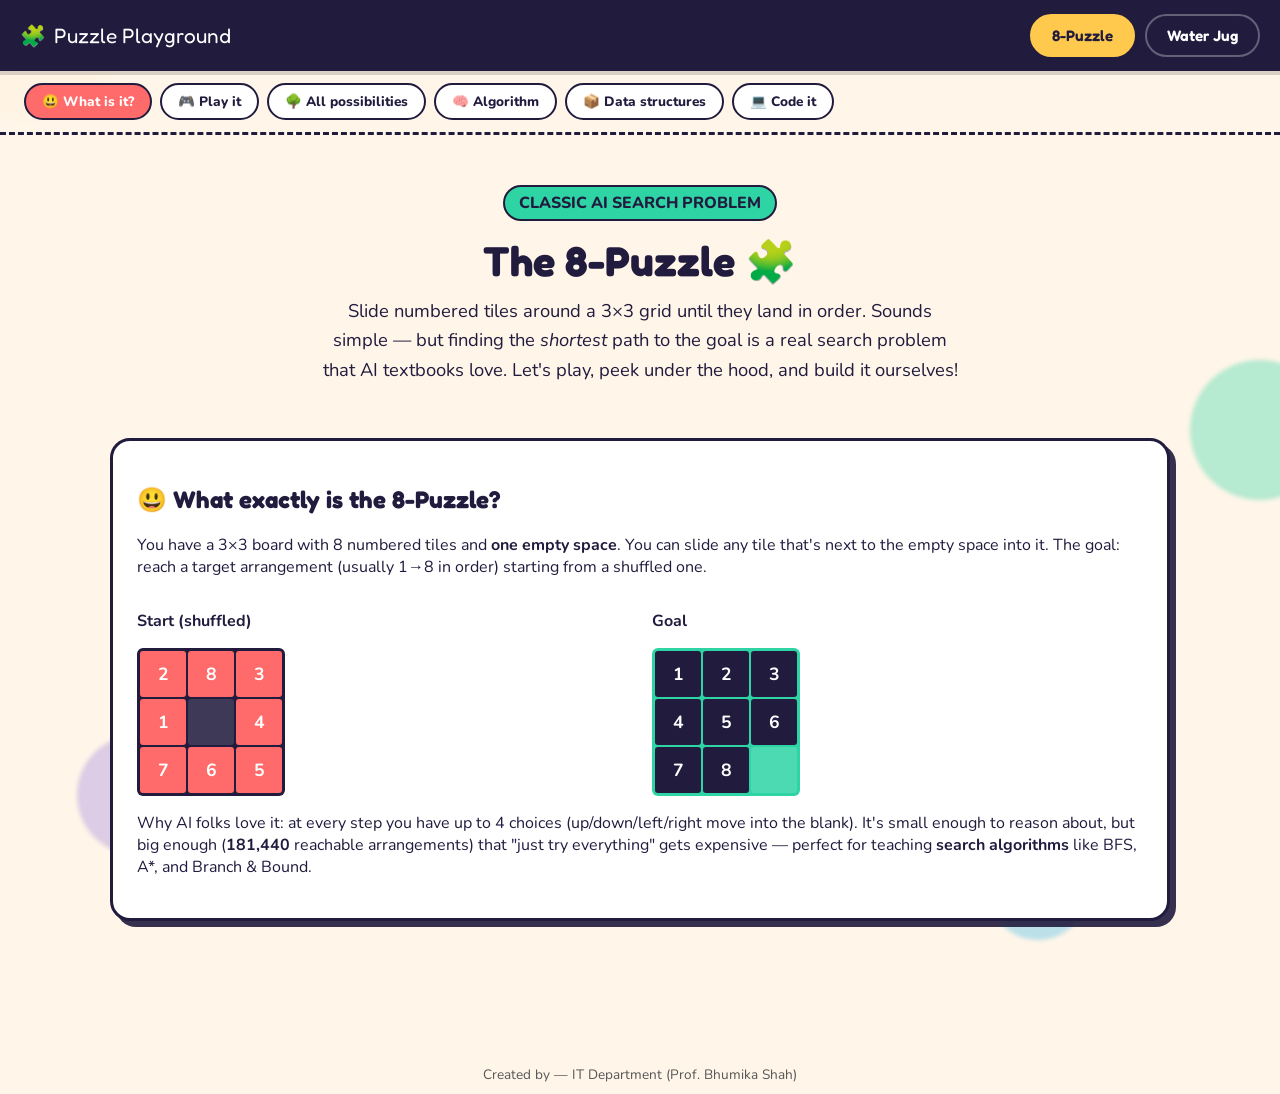
<file: AISolutions/index.html>
<!DOCTYPE html>
<html lang="en">
<head>
<meta charset="UTF-8">
<meta name="viewport" content="width=device-width, initial-scale=1.0">
<title>Puzzle Playground 🧩 — 8-Puzzle & Water Jug, Explained</title>
<link rel="preconnect" href="https://fonts.googleapis.com">
<link rel="preconnect" href="https://fonts.gstatic.com" crossorigin>
<link href="https://fonts.googleapis.com/css2?family=Fredoka:wght@400;600;700&family=Nunito:wght@400;600;700;800&family=Space+Mono:wght@400;700&display=swap" rel="stylesheet">
<style>
:root{
  --cream:#FFF6E9;
  --ink:#211B3E;
  --coral:#FF6B6B;
  --sun:#FFC94D;
  --mint:#2FD4A5;
  --grape:#9B7EDE;
  --sky:#3FB8E8;
  --white:#FFFFFF;
  --shadow: 6px 6px 0 rgba(33,27,62,0.9);
  --shadow-sm: 3px 3px 0 rgba(33,27,62,0.9);
  --radius: 20px;
}
*{box-sizing:border-box;}
html{scroll-behavior:smooth;}
body{
  margin:0;
  background:var(--cream);
  color:var(--ink);
  font-family:'Nunito',sans-serif;
  overflow-x:hidden;
}
h1,h2,h3,.display{font-family:'Fredoka',sans-serif;}
code, .mono{font-family:'Space Mono',monospace;}

/* floating blobs background */
.blob{position:fixed;border-radius:50%;filter:blur(2px);opacity:.35;z-index:0;pointer-events:none;animation:float 9s ease-in-out infinite;}
@keyframes float{0%,100%{transform:translateY(0) rotate(0deg);}50%{transform:translateY(-26px) rotate(8deg);}}
.blob1{width:180px;height:180px;background:var(--sun);top:-60px;left:-60px;}
.blob2{width:140px;height:140px;background:var(--mint);top:40%;right:-50px;animation-delay:2s;}
.blob3{width:120px;height:120px;background:var(--grape);bottom:5%;left:6%;animation-delay:4s;}
.blob4{width:100px;height:100px;background:var(--sky);bottom:-40px;right:15%;animation-delay:1s;}

/* NAV */
.topbar{position:sticky;top:0;z-index:50;background:var(--ink);padding:14px 20px;display:flex;align-items:center;justify-content:space-between;flex-wrap:wrap;gap:10px;box-shadow:0 4px 0 rgba(0,0,0,.15);}
.brand{color:var(--white);font-family:'Fredoka',sans-serif;font-size:1.3rem;display:flex;align-items:center;gap:8px;}
.brand span.wig{display:inline-block;animation:wiggle 2.4s ease-in-out infinite;}
@keyframes wiggle{0%,100%{transform:rotate(0deg);}25%{transform:rotate(-12deg);}75%{transform:rotate(12deg);}}
.tabbtns{display:flex;gap:10px;}
.tabbtn{cursor:pointer;border:none;border-radius:999px;padding:10px 20px;font-family:'Fredoka',sans-serif;font-weight:600;font-size:.95rem;background:transparent;color:var(--white);border:2px solid rgba(255,255,255,.3);transition:.2s;}
.tabbtn:hover{transform:translateY(-2px);}
.tabbtn.active{background:var(--sun);color:var(--ink);border-color:var(--sun);box-shadow:var(--shadow-sm);}

/* SUBNAV pills */
.subnav{position:sticky;top:64px;z-index:40;display:flex;gap:8px;flex-wrap:wrap;padding:12px 24px;background:rgba(255,246,233,.9);backdrop-filter:blur(6px);border-bottom:3px dashed var(--ink);}
.pill{cursor:pointer;border:2px solid var(--ink);background:var(--white);border-radius:999px;padding:7px 16px;font-weight:800;font-size:.85rem;transition:.15s;}
.pill:hover{background:var(--sky);color:var(--white);transform:translateY(-2px);}
.pill.active{background:var(--coral);color:var(--white);}

.app{max-width:1100px;margin:0 auto;padding:0 20px 80px;position:relative;z-index:1;}
.hero{padding:50px 0 30px;text-align:center;}
.hero h1{font-size:2.6rem;margin:0 0 10px;color:var(--ink);}
.hero p{font-size:1.15rem;max-width:640px;margin:0 auto;line-height:1.6;}
.tag{display:inline-block;background:var(--mint);color:var(--ink);font-weight:800;padding:5px 14px;border-radius:999px;margin-bottom:14px;border:2px solid var(--ink);}

.panel{display:none;}
.panel.active{display:block;animation:fadein .4s ease;}
@keyframes fadein{from{opacity:0;transform:translateY(10px);}to{opacity:1;transform:translateY(0);}}

.sub{display:none;}
.sub.active{display:block;}

.card{background:var(--white);border:3px solid var(--ink);border-radius:var(--radius);box-shadow:var(--shadow);padding:24px;margin:24px 0;}
.reveal{opacity:0;transform:translateY(24px);transition:opacity .6s ease, transform .6s ease;}
.reveal.in-view{opacity:1;transform:translateY(0);}

.grid2{display:grid;grid-template-columns:1fr 1fr;gap:24px;}
@media(max-width:760px){.grid2{grid-template-columns:1fr;}}

/* ---- 8 puzzle board ---- */
.boardwrap{display:flex;flex-direction:column;align-items:center;gap:16px;}
.board{position:relative;width:296px;height:296px;background:var(--ink);border-radius:16px;padding:8px;}
.tile{position:absolute;width:92px;height:92px;border-radius:12px;background:var(--coral);color:var(--white);display:flex;align-items:center;justify-content:center;font-family:'Fredoka',sans-serif;font-size:2rem;font-weight:700;cursor:pointer;transition:transform .22s cubic-bezier(.4,1.6,.6,1),background .2s;box-shadow:0 4px 0 rgba(0,0,0,.35);user-select:none;}
.tile:hover{background:var(--sky);}
.tile.blankghost{visibility:hidden;}
.btnrow{display:flex;gap:10px;flex-wrap:wrap;justify-content:center;}
.btn{cursor:pointer;border:2px solid var(--ink);border-radius:12px;padding:10px 18px;font-family:'Fredoka',sans-serif;font-weight:600;background:var(--sun);box-shadow:var(--shadow-sm);transition:.15s;}
.btn:hover{transform:translate(-2px,-2px);box-shadow:5px 5px 0 rgba(33,27,62,.9);}
.btn:active{transform:translate(0,0);box-shadow:1px 1px 0 rgba(33,27,62,.9);}
.btn.alt{background:var(--mint);}
.btn.alt2{background:var(--grape);color:#fff;}
.btn.alt3{background:var(--sky);color:#fff;}
.stat{font-weight:800;background:var(--white);border:2px solid var(--ink);border-radius:10px;padding:6px 14px;}
.winbanner{display:none;background:var(--mint);border:3px solid var(--ink);border-radius:14px;padding:12px 18px;font-family:'Fredoka',sans-serif;font-weight:700;text-align:center;margin-top:10px;animation:pop .4s ease;}
@keyframes pop{0%{transform:scale(.7);opacity:0;}70%{transform:scale(1.08);}100%{transform:scale(1);opacity:1;}}

/* steps */
.steps{list-style:none;padding:0;margin:0;counter-reset:step;}
.step{counter-increment:step;position:relative;padding:14px 14px 14px 56px;margin-bottom:10px;background:var(--white);border:2px solid var(--ink);border-radius:14px;cursor:pointer;transition:.2s;}
.step::before{content:counter(step);position:absolute;left:12px;top:50%;transform:translateY(-50%);width:30px;height:30px;border-radius:50%;background:var(--coral);color:#fff;display:flex;align-items:center;justify-content:center;font-family:'Fredoka',sans-serif;font-weight:700;}
.step.active{background:var(--sun);transform:translateX(4px);}
.step p{margin:6px 0 0;font-size:.92rem;display:none;}
.step.active p{display:block;}

/* data structure cards */
.dscards{display:grid;grid-template-columns:1fr 1fr;gap:18px;}
@media(max-width:760px){.dscards{grid-template-columns:1fr;}}
.dscard{background:var(--white);border:3px solid var(--ink);border-radius:16px;padding:18px;position:relative;overflow:hidden;}
.dscard h4{margin:4px 0 8px;font-size:1.1rem;}
.dscard .emoji{font-size:2rem;}

/* code block */
.codebox{background:var(--ink);color:#eee;border-radius:16px;padding:18px 20px;overflow-x:auto;font-size:.82rem;line-height:1.55;border:3px solid var(--ink);box-shadow:var(--shadow);}
.codebox .c1{color:#7fdbca;} .codebox .c2{color:#ffd166;} .codebox .c3{color:#ff8fa3;} .codebox .cm{color:#8b87a8;}
.copybtn{float:right;cursor:pointer;background:var(--sun);border:2px solid var(--ink);border-radius:8px;padding:4px 10px;font-family:'Fredoka';font-weight:700;font-size:.75rem;}

/* build-roadmap (guided implementation steps, not full solutions) */
.roadmap{display:flex;flex-direction:column;gap:26px;margin-top:18px;}
.buildstep{position:relative;background:var(--white);border:3px dashed var(--ink);border-radius:16px;padding:22px 20px 18px;}
.buildstep .bnum{position:absolute;top:-16px;left:18px;background:var(--coral);color:#fff;font-family:'Fredoka',sans-serif;font-weight:700;padding:5px 16px;border-radius:999px;border:2px solid var(--ink);font-size:.8rem;box-shadow:var(--shadow-sm);}
.buildstep .fname{display:inline-block;background:var(--ink);color:#fff;font-family:'Space Mono',monospace;font-size:.85rem;padding:3px 10px;border-radius:8px;margin:6px 0 6px;}
.buildstep h4{margin:2px 0 4px;font-size:1.15rem;}
.buildstep .witty{font-style:italic;color:#6b6489;margin:0 0 10px;font-size:.92rem;}
.buildstep .logic{margin:12px 0 0;padding-left:20px;font-size:.9rem;line-height:1.55;}
.buildstep .logic li{margin-bottom:5px;}
.buildstep .logic b{color:var(--coral);}
.skeleton{background:#1a1533;color:#eee;border-radius:12px;padding:14px 16px;font-size:.78rem;overflow-x:auto;margin-top:10px;line-height:1.6;}
.skeleton .todo{color:#FFC94D;font-weight:700;}
.arrow-down{text-align:center;font-size:1.5rem;color:var(--ink);opacity:.5;margin:-10px 0;}
.roadmap-intro{background:var(--grape);color:#fff;border:3px solid var(--ink);border-radius:16px;padding:16px 20px;font-weight:700;margin-top:16px;}

/* AI search problem formulation box */
.formulation-box{background:var(--ink);color:#f4f2ff;border-radius:18px;padding:22px 24px;margin:18px 0;border:3px solid var(--ink);}
.formulation-box h3{margin:0 0 12px;color:var(--sun);font-size:1.15rem;}
.formulation-box ul{margin:0;padding-left:20px;line-height:1.8;font-size:.95rem;}
.formulation-box ul b{color:var(--mint);}
.formula{text-align:center;font-family:'Space Mono',monospace;font-size:1.25rem;background:rgba(255,255,255,.1);border-radius:10px;padding:12px;margin:16px 0;letter-spacing:1px;}
.formula-legend{display:flex;gap:18px;justify-content:center;flex-wrap:wrap;font-size:.82rem;margin-top:6px;}
.formula-legend span b{color:var(--sun);}

/* flow diagram graphic */
.flowdiagram{display:flex;align-items:center;gap:6px;flex-wrap:wrap;justify-content:center;padding:22px 10px 10px;}
.flownode{background:var(--white);border:3px solid var(--ink);border-radius:12px;padding:10px 14px;font-family:'Space Mono',monospace;font-size:.76rem;font-weight:700;text-align:center;box-shadow:var(--shadow-sm);min-width:88px;transition:.2s;}
.flownode span{display:block;font-family:'Nunito',sans-serif;font-weight:800;font-size:.65rem;color:#888;margin-top:2px;}
.flownode:hover{transform:translateY(-3px);background:var(--sun);}
.flowarrow{font-size:1.3rem;color:var(--ink);opacity:.55;}

/* worked example trace */
.example-trace{display:flex;align-items:center;gap:4px;overflow-x:auto;padding:18px 6px;}
.extile{display:flex;flex-direction:column;align-items:center;gap:6px;flex-shrink:0;opacity:0;transform:scale(.7);animation:nodepop .5s forwards;}
.exarrow{display:flex;flex-direction:column;align-items:center;font-size:.68rem;font-weight:800;color:#555;flex-shrink:0;min-width:78px;text-align:center;}
.exarrow .ar{font-size:1.2rem;color:var(--coral);}
.expill{font-family:'Fredoka',sans-serif;font-weight:700;background:var(--white);border:3px solid var(--ink);border-radius:12px;padding:10px 16px;font-size:1.1rem;box-shadow:var(--shadow-sm);}
.expill.goal{background:var(--mint);}
.extag{font-size:.68rem;font-weight:800;color:#888;}

/* quiz gate to unlock full solution */
.quizgate{background:var(--white);border:3px dashed var(--ink);border-radius:18px;padding:28px 20px;text-align:center;margin-top:24px;}
.quizgate .lock{font-size:2.6rem;display:block;margin-bottom:8px;animation:wiggle 3s ease-in-out infinite;}
.quizgate h4{margin:0 0 6px;font-family:'Fredoka',sans-serif;font-size:1.15rem;}
.quizgate p{font-size:.9rem;color:#666;margin:0 0 14px;}
.quizcard{display:none;background:var(--white);border:3px solid var(--ink);border-radius:18px;padding:22px;margin-top:20px;box-shadow:var(--shadow);}
.quizcard.active{display:block;animation:pop .35s ease;}
.quizprogress{font-size:.78rem;font-weight:800;color:#999;text-transform:uppercase;letter-spacing:.5px;margin-bottom:10px;}
.quizq{font-family:'Fredoka',sans-serif;font-weight:700;font-size:1.1rem;margin-bottom:16px;}
.quizoptions{display:flex;flex-direction:column;gap:9px;}
.quizopt{cursor:pointer;text-align:left;border:2px solid var(--ink);border-radius:12px;padding:11px 16px;background:var(--cream);font-weight:700;font-size:.92rem;transition:.15s;}
.quizopt:hover{background:var(--sky);color:#fff;transform:translateX(3px);}
.quizopt.chosen{background:var(--sun);}
.quizopt.disabled{pointer-events:none;opacity:.55;}
.quizfeedback{margin-top:14px;font-size:.88rem;font-style:italic;color:#555;display:none;}
.quiznextbtn{margin-top:14px;}
.solution-wrap{display:none;}
.unlockflash{text-align:center;font-family:'Fredoka',sans-serif;font-weight:700;color:var(--mint);font-size:1.1rem;margin:0 0 16px;animation:pop .5s ease;}

/* tree viz */
.treewrap{overflow-x:auto;padding:20px 0;}
.tree{display:flex;flex-direction:column;align-items:center;gap:6px;min-width:640px;}
.tlevel{display:flex;gap:18px;justify-content:center;}
.tnode{display:flex;flex-direction:column;align-items:center;opacity:0;transform:scale(.6);animation:nodepop .5s forwards;}
@keyframes nodepop{to{opacity:1;transform:scale(1);}}
.minigrid{display:grid;grid-template-columns:repeat(3,20px);grid-template-rows:repeat(3,20px);gap:2px;background:var(--ink);padding:3px;border-radius:6px;}
.minicell{width:20px;height:20px;background:var(--coral);color:#fff;font-size:.6rem;display:flex;align-items:center;justify-content:center;border-radius:3px;font-weight:700;}
.minicell.blank{background:#ffffff22;}
.tnode.root .minicell{background:var(--grape);}
.tconnector{width:2px;height:16px;background:var(--ink);}
.tnote{font-size:.8rem;text-align:center;color:#555;margin-top:2px;}

/* jugs */
.jugrow{display:flex;gap:50px;justify-content:center;align-items:flex-end;flex-wrap:wrap;padding:14px 0;}
.jugbox{display:flex;flex-direction:column;align-items:center;gap:8px;}
.jugsvgwrap{width:110px;height:170px;position:relative;}
.jugcap{font-weight:800;font-size:.8rem;}
.amount{font-family:'Fredoka';font-size:1.3rem;background:var(--white);border:2px solid var(--ink);border-radius:10px;padding:2px 14px;}

/* graph viz */
.graphwrap{overflow-x:auto;}
.actionlog{max-height:160px;overflow-y:auto;background:var(--white);border:2px dashed var(--ink);border-radius:12px;padding:10px 14px;font-size:.85rem;margin-top:10px;}
.actionlog div{padding:3px 0;border-bottom:1px dotted #ccc;}

.footnote{text-align:center;font-size:.85rem;color:#555;padding:40px 0 10px;}
.footnote a{color:var(--grape);font-weight:700;}

@media(max-width:600px){
 .hero h1{font-size:1.9rem;}
 .board{width:270px;height:270px;}
 .tile{width:83px;height:83px;font-size:1.6rem;}
}
</style>
</head>
<body>

<div class="blob blob1"></div>
<div class="blob blob2"></div>
<div class="blob blob3"></div>
<div class="blob blob4"></div>

<div class="topbar">
  <div class="brand"><span class="wig">🧩</span> Puzzle Playground</div>
  <div class="tabbtns">
    <button class="tabbtn active" data-tab="puzzle">8-Puzzle</button>
    <button class="tabbtn" data-tab="jug">Water Jug</button>
  </div>
</div>

<!-- ============ 8 PUZZLE APP ============ -->
<div class="panel active" id="tab-puzzle">
  <div class="subnav">
    <div class="pill active" data-sub="p-intro">😃 What is it?</div>
    <div class="pill" data-sub="p-play">🎮 Play it</div>
    <div class="pill" data-sub="p-poss">🌳 All possibilities</div>
    <div class="pill" data-sub="p-algo">🧠 Algorithm</div>
    <div class="pill" data-sub="p-ds">📦 Data structures</div>
    <div class="pill" data-sub="p-code">💻 Code it</div>
  </div>

  <div class="app">
    <div class="hero">
      <div class="tag">CLASSIC AI SEARCH PROBLEM</div>
      <h1>The 8-Puzzle 🧩</h1>
      <p>Slide numbered tiles around a 3×3 grid until they land in order. Sounds simple — but finding the <em>shortest</em> path to the goal is a real search problem that AI textbooks love. Let's play, peek under the hood, and build it ourselves!</p>
    </div>

    <!-- INTRO -->
    <div class="sub active" id="p-intro">
      <div class="card reveal">
        <h2>😃 What exactly is the 8-Puzzle?</h2>
        <p>You have a 3×3 board with 8 numbered tiles and <b>one empty space</b>. You can slide any tile that's next to the empty space into it. The goal: reach a target arrangement (usually 1→8 in order) starting from a shuffled one.</p>
        <div class="grid2">
          <div>
            <p><b>Start (shuffled)</b></p>
            <div class="minigrid" style="grid-template-columns:repeat(3,46px);grid-template-rows:repeat(3,46px);width:fit-content;">
              <div class="minicell" style="width:46px;height:46px;font-size:1.1rem;">2</div>
              <div class="minicell" style="width:46px;height:46px;font-size:1.1rem;">8</div>
              <div class="minicell" style="width:46px;height:46px;font-size:1.1rem;">3</div>
              <div class="minicell" style="width:46px;height:46px;font-size:1.1rem;">1</div>
              <div class="minicell blank" style="width:46px;height:46px;"></div>
              <div class="minicell" style="width:46px;height:46px;font-size:1.1rem;">4</div>
              <div class="minicell" style="width:46px;height:46px;font-size:1.1rem;">7</div>
              <div class="minicell" style="width:46px;height:46px;font-size:1.1rem;">6</div>
              <div class="minicell" style="width:46px;height:46px;font-size:1.1rem;">5</div>
            </div>
          </div>
          <div>
            <p><b>Goal</b></p>
            <div class="minigrid" style="grid-template-columns:repeat(3,46px);grid-template-rows:repeat(3,46px);width:fit-content;background:var(--mint);">
              <div class="minicell" style="width:46px;height:46px;font-size:1.1rem;background:var(--ink);">1</div>
              <div class="minicell" style="width:46px;height:46px;font-size:1.1rem;background:var(--ink);">2</div>
              <div class="minicell" style="width:46px;height:46px;font-size:1.1rem;background:var(--ink);">3</div>
              <div class="minicell" style="width:46px;height:46px;font-size:1.1rem;background:var(--ink);">4</div>
              <div class="minicell" style="width:46px;height:46px;font-size:1.1rem;background:var(--ink);">5</div>
              <div class="minicell" style="width:46px;height:46px;font-size:1.1rem;background:var(--ink);">6</div>
              <div class="minicell" style="width:46px;height:46px;font-size:1.1rem;background:var(--ink);">7</div>
              <div class="minicell" style="width:46px;height:46px;font-size:1.1rem;background:var(--ink);">8</div>
              <div class="minicell blank" style="width:46px;height:46px;"></div>
            </div>
          </div>
        </div>
        <p style="margin-top:16px;">Why AI folks love it: at every step you have up to 4 choices (up/down/left/right move into the blank). It's small enough to reason about, but big enough (<b>181,440</b> reachable arrangements) that "just try everything" gets expensive — perfect for teaching <b>search algorithms</b> like BFS, A*, and Branch & Bound.</p>
      </div>
    </div>

    <!-- PLAY -->
    <div class="sub" id="p-play">
      <div class="card reveal">
        <h2>🎮 Slide it yourself</h2>
        <p>Click any tile touching the empty slot to slide it. Hit <b>Shuffle</b> to scramble (always solvable!), or let the computer <b>Auto-Solve</b> using breadth-first search.</p>
        <div class="boardwrap">
          <div class="board" id="board"></div>
          <div class="btnrow">
            <button class="btn" id="btnShuffle">🔀 Shuffle</button>
            <button class="btn alt" id="btnSolve">🤖 Auto-Solve</button>
            <button class="btn alt3" id="btnReset">↩️ Reset</button>
            <div class="stat">Moves: <span id="moveCount">0</span></div>
          </div>
          <div class="winbanner" id="winBanner">🎉 Solved! Great job! 🎉</div>
        </div>
      </div>
    </div>

    <!-- POSSIBILITIES -->
    <div class="sub" id="p-poss">
      <div class="card reveal">
        <h2>🌳 "Show me all the possibilities"</h2>
        <p>From any arrangement, the blank tile can usually move in <b>2–4 directions</b> — each move branches into a new state. That branching, repeated over and over, is called the <b>state space</b>. Below is a real slice of it: the root state and every state reachable in 1 and 2 moves.</p>
        <div class="treewrap"><div class="tree" id="treeViz"></div></div>
        <p style="font-size:.9rem;color:#555;">Notice states can even reconnect (moving right then left just undoes itself) — that's why we need a <b>visited set</b>, coming up next. Zoomed out, the <em>entire</em> 8-puzzle has 9!/2 = <b>181,440</b> reachable states — far too many to draw, which is exactly why smart search (not brute force drawing) is the answer.</p>
        <div class="btnrow" style="margin-top:10px;"><button class="btn alt2" id="btnRegenTree">🔄 Try another starting shuffle</button></div>
      </div>
    </div>

    <!-- ALGORITHM -->
    <div class="sub" id="p-algo">
      <div class="card reveal">
        <h2>🧠 The algorithm, step by step</h2>
        <p>Click a step to expand it. This is the classic <b>A\* search</b> (a smarter Branch & Bound) used to solve the 8-puzzle optimally.</p>
        <ul class="steps" id="algoSteps">
          <li class="step active">Represent each board as a state (a list of 9 numbers, 0 = blank).<p>e.g. <code>[1,2,3,4,5,6,7,0,8]</code> means the blank sits in position 7 (0-indexed).</p></li>
          <li class="step">Define a cost function <b>f(n) = g(n) + h(n)</b>.<p><b>g(n)</b> = moves taken so far. <b>h(n)</b> = heuristic estimate to the goal — usually "Manhattan distance": sum of how far each tile is from its goal position.</p></li>
          <li class="step">Put the start state into a <b>priority queue</b>, ordered by lowest f(n).<p>Lower f(n) = "looks more promising" — explore those first.</p></li>
          <li class="step">Pop the most promising state. If it's the goal — done! Return the path.<p>We reconstruct the path by remembering each state's parent.</p></li>
          <li class="step">Otherwise, generate its neighbors (slide blank up/down/left/right).<p>Skip moves that would push the blank off the board.</p></li>
          <li class="step">Skip any neighbor already in the <b>visited set</b>; push new ones into the queue with updated f(n).<p>This avoids infinite loops and re-exploring the same board twice.</p></li>
          <li class="step">Repeat steps 4–6 until the goal pops out, or the queue empties.<p>Because we always expand the lowest f(n) first, the first time we pop the goal, it's guaranteed optimal (fewest moves). If the queue empties before that happens, every reachable state has been checked and none was the goal — <b>no solution exists</b> from this start (A* doesn't test solvability up front, it just exhausts the search).</p></li>
        </ul>
      </div>
    </div>

    <!-- DATA STRUCTURES -->
    <div class="sub" id="p-ds">
      <div class="card reveal">
        <h2>📦 Which data structures — and why</h2>
        <div class="dscards">
          <div class="dscard"><div class="emoji">⛰️</div><h4>Priority Queue (min-heap)</h4><p>Holds all "discovered but not yet expanded" states, always giving you the one with the lowest f(n) = g+h next. Without it you'd have to scan every waiting state each time — a heap does it in O(log n) instead of O(n).</p></div>
          <div class="dscard"><div class="emoji">🕵️</div><h4>Hash Set (visited)</h4><p>Stores boards we've already expanded (as a string key like "1,2,3,4,5,6,7,0,8"). Lookup is O(1), which is what stops the search from looping forever between two boards that just undo each other's move.</p></div>
          <div class="dscard"><div class="emoji">🧵</div><h4>Parent map / linked path</h4><p>Every time we discover a new state, we record "came from this state, via this move." When we hit the goal we just walk this chain backwards — that's how we recover the actual solution, not just its length.</p></div>
          <div class="dscard"><div class="emoji">🔢</div><h4>Plain array / tuple (the state)</h4><p>The board itself is just a flat array of 9 numbers. Simple, hashable (great for the visited set), and cheap to copy when generating neighbors.</p></div>
        </div>
        <p style="margin-top:14px;font-size:.9rem;color:#555;">💡 Fun fact: if you swap the priority queue for a plain FIFO <b>queue</b> and drop the heuristic, you get plain <b>BFS</b> — still optimal, just slower because it explores blindly instead of "toward" the goal.</p>
      </div>
    </div>

    <!-- CODE -->
    <div class="sub" id="p-code">
      <div class="card reveal">
        <h2>💻 Language: Python 🐍 — the complete solution</h2>
        <p>Why Python: <code>heapq</code> gives you a priority queue for free, and tuples hash cleanly for a visited-set. (Java works too — <code>PriorityQueue&lt;&gt;</code> + <code>HashSet&lt;String&gt;</code> — just more typing.)</p>

        <p style="margin-top:18px;"><b>🗺️ First, the big picture — how the 5 functions call each other:</b></p>
        <div class="flowdiagram">
          <div class="flownode">state<span>tuple of 9</span></div>
          <div class="flowarrow">→</div>
          <div class="flownode">h()<span>guess distance</span></div>
          <div class="flowarrow">→</div>
          <div class="flownode">neighbors()<span>legal moves</span></div>
          <div class="flowarrow">→</div>
          <div class="flownode">a_star()<span>the search loop</span></div>
          <div class="flowarrow">→</div>
          <div class="flownode">reconstruct()<span>build the path</span></div>
          <div class="flowarrow">→</div>
          <div class="flownode" style="background:var(--mint);">solution ✅</div>
        </div>
        <p style="font-size:.85rem;color:#666;text-align:center;">a_star() is the boss: it calls h() and neighbors() over and over, and calls reconstruct() once, right at the end.</p>

        <div class="roadmap-intro">✅ Every function below is now fully filled in — read top to bottom, run it, tweak it, make it yours.</div>

        <div class="formulation-box reveal">
          <h3>🧩 AI Search Problem Formulation</h3>
          <p style="margin:0 0 10px;">Before writing any code, every AI search agent needs 4 things defined. Here's what they are <em>for the 8-puzzle specifically</em>:</p>
          <ul>
            <li><b>State</b> → the current arrangement of the 9 tiles</li>
            <li><b>Actions</b> → move the blank Up, Down, Left, or Right</li>
            <li><b>Goal Test</b> → does the board exactly equal the goal state?</li>
            <li><b>Path Cost</b> → every single move costs <b>1</b></li>
          </ul>
          <div class="formula">f(n) = g(n) + h(n)</div>
          <div class="formula-legend">
            <span><b>g(n)</b> = cost so far (moves taken)</span>
            <span><b>h(n)</b> = estimated cost remaining (Manhattan distance)</span>
            <span><b>f(n)</b> = estimated total cost of a path through n</span>
          </div>
          <p style="margin:12px 0 0;font-size:.88rem;color:#cfc9ea;">This is exactly <em>why</em> we need 5 functions: one to hold the <b>state</b>, one to estimate <b>h</b>, one to generate legal <b>actions</b>, one to check the <b>goal test</b> and rebuild the path, and one to run the whole <b>f = g + h</b> search loop.</p>
        </div>

        <div class="roadmap">

          <div class="buildstep reveal">
            <div class="bnum">STEP 1</div>
            <div class="fname">the state</div>
            <h4>Represent the board</h4>
            <p class="witty">No class, no fuss — a puzzle is just 9 nosy numbers standing in a line.</p>
            <ul class="logic">
              <li>Use a flat <b>tuple</b> of length 9 (not a 3×3 grid) — index <code>i</code> maps to row <code>i//3</code>, col <code>i%3</code>.</li>
              <li><code>0</code> always means "blank."</li>
              <li>Tuples matter: they're <b>hashable</b>, so they can go straight into a Python <code>set</code> later (visited states).</li>
            </ul>
            <div class="skeleton">state = (1, 2, 3, 4, 0, 6, 7, 5, 8)  <span class="cm"># shuffled start</span>
goal  = (1, 2, 3, 4, 5, 6, 7, 8, 0)  <span class="cm"># solved board</span></div>
          </div>

          <div class="arrow-down">⬇</div>

          <div class="buildstep reveal">
            <div class="bnum">STEP 2</div>
            <div class="fname">def h(state, goal):</div>
            <h4>The heuristic — "how far off are we?"</h4>
            <p class="witty">This is your gut-feeling function: it never actually solves anything, it just guesses smartly. This is the <code>h(n)</code> from <code>f = g + h</code>.</p>
            <ul class="logic">
              <li>Loop over every position <code>i</code> in <code>state</code>. <b>Skip</b> it if the tile there is <code>0</code>.</li>
              <li>Find where that tile <em>should</em> be: <code>goal.index(tile)</code>.</li>
              <li>Convert both indices into <code>(row, col)</code> using <code>//3</code> and <code>%3</code>, then add up the distances.</li>
              <li>💡 Optional level-up: <code>goal.index(tile)</code> re-scans the goal every time. For bigger puzzles, precompute <code>goal_pos = {tile: i for i, tile in enumerate(goal)}</code> once, so lookup becomes instant. Not needed for 3×3, but good habit for scaling up.</li>
            </ul>
            <div class="skeleton">def h(state, goal):
    total = 0
    for i, tile in enumerate(state):
        if tile == 0:
            continue
        gi = goal.index(tile)
        row1, col1 = i // 3, i % 3
        row2, col2 = gi // 3, gi % 3
        total += abs(row1 - row2) + abs(col1 - col2)
    return total</div>
          </div>

          <div class="arrow-down">⬇</div>

          <div class="buildstep reveal">
            <div class="bnum">STEP 3</div>
            <div class="fname">def neighbors(state):</div>
            <h4>The move-generator</h4>
            <p class="witty">Ask the blank tile: "where CAN you go?" — up to 4 honest answers. This is the <b>Actions</b> piece of our problem formulation.</p>
            <ul class="logic">
              <li>Find the blank's flat index: <code>state.index(0)</code>, then its <code>(row, col)</code>.</li>
              <li>Try all 4 directions, skip anything that falls off the 3×3 grid.</li>
              <li>Copy the state, <b>swap</b> the blank with that neighbor tile, and collect the new board.</li>
            </ul>
            <div class="skeleton">def neighbors(state):
    results = []
    i = state.index(0)
    row, col = i // 3, i % 3
    for dr, dc in [(-1,0), (1,0), (0,-1), (0,1)]:
        nr, nc = row + dr, col + dc
        if 0 <= nr < 3 and 0 <= nc < 3:
            ni = nr * 3 + nc
            new_state = list(state)
            new_state[i], new_state[ni] = new_state[ni], new_state[i]
            results.append(tuple(new_state))
    return results</div>
          </div>

          <div class="arrow-down">⬇</div>

          <div class="buildstep reveal">
            <div class="bnum">STEP 4</div>
            <div class="fname">def reconstruct(came_from, state):</div>
            <h4>The path-rebuilder</h4>
            <p class="witty">The unglamorous function nobody remembers — but without it you only know the puzzle IS solvable, not HOW.</p>
            <ul class="logic">
              <li>Start a list with just the goal <code>state</code>.</li>
              <li>Keep looking up <code>came_from[state]</code> and stepping backwards, appending each parent.</li>
              <li>Reverse the list before returning it — you built it backwards!</li>
            </ul>
            <div class="skeleton">def reconstruct(came_from, state):
    path = [state]
    while came_from[state] is not None:
        state = came_from[state]
        path.append(state)
    path.reverse()
    return path</div>
          </div>

          <div class="arrow-down">⬇</div>

          <div class="buildstep reveal">
            <div class="bnum">STEP 5</div>
            <div class="fname">def a_star(start, goal):</div>
            <h4>Wire everything together</h4>
            <p class="witty">The boss function. It doesn't know how to guess or move tiles — it just bosses steps 2 &amp; 3 around, always chasing the lowest <code>f = g + h</code>.</p>
            <ul class="logic">
              <li>Push <code>(f, g, state, parent)</code> for the start, where <code>g = 0</code> (no moves yet) and <code>f = g + h(start, goal)</code>.</li>
              <li>Loop: <code>heapq.heappop()</code> always hands you the entry with the <b>lowest f</b> — the most "promising" state so far.</li>
              <li><b>Check visited before recording anything</b> — if this state was already expanded, <code>continue</code> immediately. Otherwise <i>then</i> mark it visited and record its parent (this order matters, or you can accidentally overwrite a shorter path).</li>
              <li><b>Goal test:</b> if <code>state == goal</code> → call <b>Step 4</b> and return the path. 🎉</li>
              <li>Else expand with <b>Step 3</b>. Every move costs 1, so each neighbor gets <code>new_g = g + 1</code> and <code>new_f = new_g + h(neighbor, goal)</code>, then gets pushed onto the heap.</li>
              <li>If the heap runs completely empty before the goal ever pops out — no solution exists from this start (the search exhausted every reachable state, it didn't "check" solvability in advance).</li>
            </ul>
            <div class="skeleton">import heapq

def a_star(start, goal):
    pq = [(h(start, goal), 0, start, None)]   <span class="cm"># f, g, state, parent</span>
    came_from, visited = {}, set()
    while pq:
        f, g, state, parent = heapq.heappop(pq)   <span class="cm"># lowest f first</span>
        if state in visited:
            continue
        visited.add(state)
        came_from[state] = parent
        if state == goal:                          <span class="cm"># goal test</span>
            return reconstruct(came_from, goal)
        for nxt in neighbors(state):                <span class="cm"># actions</span>
            if nxt not in visited:
                new_g = g + 1                       <span class="cm"># path cost: every move = 1</span>
                new_f = new_g + h(nxt, goal)
                heapq.heappush(pq, (new_f, new_g, nxt, state))
    return None  <span class="cm"># heap exhausted -> no solution exists</span></div>
          </div>

        </div>

        <p style="margin-top:26px;"><b>🎬 Worked example — watch <code>a_star()</code> solve a real 2-move puzzle:</b></p>
        <div class="example-trace" id="pExampleTrace"></div>

        <div class="quizgate" id="pQuizGate">
          <span class="lock">🔒</span>
          <h4>Full solution is locked!</h4>
          <p>Answer 3 random just-for-fun questions to unlock it. No wrong answers, promise. 😄</p>
          <button class="btn alt2" id="pQuizStart">🎲 Take the fun quiz</button>
        </div>
        <div class="quizcard" id="pQuizCard"></div>

        <div class="solution-wrap" id="pSolutionWrap">
        <div class="unlockflash">🔓 Unlocked! Here's the full solution:</div>
        <p style="margin-top:0;"><b>📋 Full solution, all together (copy &amp; run):</b></p>
        <div class="codebox"><button class="copybtn" onclick="copyCode('code1')">Copy</button><pre id="code1"><span class="c1">import</span> heapq

<span class="c2">def</span> <span class="c3">h</span>(state, goal):
    total = <span class="c1">0</span>
    <span class="c2">for</span> i, tile <span class="c2">in</span> enumerate(state):
        <span class="c2">if</span> tile == <span class="c1">0</span>:
            <span class="c2">continue</span>
        gi = goal.index(tile)
        row1, col1 = i <span class="c1">//</span> <span class="c1">3</span>, i <span class="c1">%</span> <span class="c1">3</span>
        row2, col2 = gi <span class="c1">//</span> <span class="c1">3</span>, gi <span class="c1">%</span> <span class="c1">3</span>
        total += abs(row1 - row2) + abs(col1 - col2)
    <span class="c2">return</span> total

<span class="c2">def</span> <span class="c3">neighbors</span>(state):
    results = []
    i = state.index(<span class="c1">0</span>)
    row, col = i <span class="c1">//</span> <span class="c1">3</span>, i <span class="c1">%</span> <span class="c1">3</span>
    <span class="c2">for</span> dr, dc <span class="c2">in</span> [(<span class="c1">-1</span>,<span class="c1">0</span>), (<span class="c1">1</span>,<span class="c1">0</span>), (<span class="c1">0</span>,<span class="c1">-1</span>), (<span class="c1">0</span>,<span class="c1">1</span>)]:
        nr, nc = row + dr, col + dc
        <span class="c2">if</span> <span class="c1">0</span> &lt;= nr &lt; <span class="c1">3</span> <span class="c2">and</span> <span class="c1">0</span> &lt;= nc &lt; <span class="c1">3</span>:
            ni = nr * <span class="c1">3</span> + nc
            new_state = list(state)
            new_state[i], new_state[ni] = new_state[ni], new_state[i]
            results.append(tuple(new_state))
    <span class="c2">return</span> results

<span class="c2">def</span> <span class="c3">reconstruct</span>(came_from, state):
    path = [state]
    <span class="c2">while</span> came_from[state] <span class="c2">is not</span> <span class="c1">None</span>:
        state = came_from[state]
        path.append(state)
    path.reverse()
    <span class="c2">return</span> path

<span class="c2">def</span> <span class="c3">a_star</span>(start, goal):
    pq = [(h(start, goal), <span class="c1">0</span>, start, <span class="c1">None</span>)]   <span class="cm"># f, g, state, parent</span>
    came_from, visited = {}, <span class="c1">set</span>()
    <span class="c2">while</span> pq:
        f, g, state, parent = heapq.heappop(pq)   <span class="cm"># lowest f first</span>
        <span class="c2">if</span> state <span class="c2">in</span> visited:
            <span class="c2">continue</span>
        visited.add(state)
        came_from[state] = parent
        <span class="c2">if</span> state == goal:                          <span class="cm"># goal test</span>
            <span class="c2">return</span> reconstruct(came_from, goal)
        <span class="c2">for</span> nxt <span class="c2">in</span> neighbors(state):                <span class="cm"># actions</span>
            <span class="c2">if</span> nxt <span class="c2">not in</span> visited:
                new_g = g + <span class="c1">1</span>                       <span class="cm"># path cost: every move = 1</span>
                new_f = new_g + h(nxt, goal)
                heapq.heappush(pq, (new_f, new_g, nxt, state))
    <span class="c2">return</span> <span class="c1">None</span>  <span class="cm"># heap exhausted -> no solution exists</span>

<span class="cm"># --- try it ---</span>
start = (<span class="c1">1</span>, <span class="c1">2</span>, <span class="c1">3</span>, <span class="c1">4</span>, <span class="c1">0</span>, <span class="c1">6</span>, <span class="c1">7</span>, <span class="c1">5</span>, <span class="c1">8</span>)
goal  = (<span class="c1">1</span>, <span class="c1">2</span>, <span class="c1">3</span>, <span class="c1">4</span>, <span class="c1">5</span>, <span class="c1">6</span>, <span class="c1">7</span>, <span class="c1">8</span>, <span class="c1">0</span>)
path = a_star(start, goal)
<span class="c2">print</span>(<span class="cm">f"Solved in {len(path)-1} moves"</span>)
</pre></div>
        <p style="margin-top:14px;font-size:.9rem;color:#555;">✅ Run it as-is — it prints the number of moves for the sample start above. Swap in your own <code>start</code> tuple (must be a valid shuffle of 0-8) to solve any board.</p>
        </div>
      </div>
    </div>
  </div>
</div>

<!-- ============ WATER JUG APP ============ -->
<div class="panel" id="tab-jug">
  <div class="subnav">
    <div class="pill active" data-sub="j-intro">😃 What is it?</div>
    <div class="pill" data-sub="j-play">🎮 Play it</div>
    <div class="pill" data-sub="j-poss">🕸️ All possibilities</div>
    <div class="pill" data-sub="j-algo">🧠 Algorithm</div>
    <div class="pill" data-sub="j-ds">📦 Data structures</div>
    <div class="pill" data-sub="j-code">💻 Code it</div>
  </div>

  <div class="app">
    <div class="hero">
      <div class="tag">CLASSIC AI SEARCH PROBLEM</div>
      <h1>The Water Jug Problem 🪣</h1>
      <p>You've got a 4-litre jug and a 3-litre jug, no measuring marks. Can you measure out exactly 2 litres? This tiny puzzle is a favourite for teaching state-space search because you can hold the <em>whole</em> problem in your head — and on one screen.</p>
    </div>

    <!-- INTRO -->
    <div class="sub active" id="j-intro">
      <div class="card reveal">
        <h2>😃 What exactly is it?</h2>
        <p>Two jugs, capacities <b>4L</b> and <b>3L</b>. Allowed moves: <b>fill</b> a jug fully, <b>empty</b> a jug fully, or <b>pour</b> one jug into the other until either the source is empty or the destination is full. Starting from (0, 0), reach a state where one jug holds exactly the <b>target</b> amount (e.g. 2L).</p>
        <div class="jugrow">
          <div class="jugbox"><div class="jugcap">Jug A · 4L</div><div class="jugsvgwrap" id="introJugA"></div></div>
          <div class="jugbox"><div class="jugcap">Jug B · 3L</div><div class="jugsvgwrap" id="introJugB"></div></div>
        </div>
        <p>It looks trivial with two jugs, but it's a real illustration of <b>state-space search</b>: each (amount-in-A, amount-in-B) pair is a "state," and each fill/empty/pour is an "edge" to a new state — exactly the same idea as the 8-puzzle, just small enough to draw the <em>whole</em> map.</p>
      </div>
    </div>

    <!-- PLAY -->
    <div class="sub" id="j-play">
      <div class="card reveal">
        <h2>🎮 Try to make exactly 2 litres</h2>
        <p>Use the buttons to fill, empty, and pour. Watch the water animate. Can you reach <b>2L</b> in either jug in the fewest moves?</p>
        <div class="jugrow">
          <div class="jugbox"><div class="jugcap">Jug A · capacity 4L</div><div class="jugsvgwrap" id="jugA"></div><div class="amount"><span id="amtA">0</span> L</div></div>
          <div class="jugbox"><div class="jugcap">Jug B · capacity 3L</div><div class="jugsvgwrap" id="jugB"></div><div class="amount"><span id="amtB">0</span> L</div></div>
        </div>
        <div class="btnrow">
          <button class="btn" onclick="jugAction('fillA')">🚰 Fill A</button>
          <button class="btn" onclick="jugAction('fillB')">🚰 Fill B</button>
          <button class="btn alt3" onclick="jugAction('emptyA')">🕳️ Empty A</button>
          <button class="btn alt3" onclick="jugAction('emptyB')">🕳️ Empty B</button>
          <button class="btn alt2" onclick="jugAction('pourAB')">➡️ Pour A→B</button>
          <button class="btn alt2" onclick="jugAction('pourBA')">⬅️ Pour B→A</button>
          <button class="btn alt" onclick="jugAction('autosolve')">🤖 Auto-Solve to 2L</button>
          <button class="btn" onclick="jugAction('reset')">↩️ Reset</button>
        </div>
        <div class="winbanner" id="jugWin">🎉 You measured exactly 2 litres! 🎉</div>
        <div class="actionlog" id="jugLog"><div>Ready — target is <b>2 litres</b>. Make a move!</div></div>
      </div>
    </div>

    <!-- POSSIBILITIES -->
    <div class="sub" id="j-poss">
      <div class="card reveal">
        <h2>🕸️ Every possible state, mapped</h2>
        <p>Unlike the 8-puzzle, the water jug's whole universe is tiny: only <b>5 × 4 = 20</b> possible (A, B) states. Here they all are — the ones actually reachable from (0,0) light up as our BFS search "discovers" them, and the target(s) pulse gold.</p>
        <div class="graphwrap"><div id="jugGraph"></div></div>
        <div class="btnrow" style="margin-top:10px;"><button class="btn alt2" id="btnReplayBFS">▶️ Replay the search</button></div>
      </div>
    </div>

    <!-- ALGORITHM -->
    <div class="sub" id="j-algo">
      <div class="card reveal">
        <h2>🧠 The algorithm, step by step</h2>
        <p>Click a step to expand it. Because the state space is so small, plain <b>BFS</b> (breadth-first search) already finds the shortest sequence of moves.</p>
        <ul class="steps" id="algoSteps2">
          <li class="step active">Represent a state as a pair (a, b) — litres currently in Jug A and Jug B.<p>Start state: <code>(0, 0)</code>.</p></li>
          <li class="step">Put the start state into a <b>FIFO queue</b>, and mark it visited.<p>FIFO = first-in-first-out, so we always explore in "distance order" from the start.</p></li>
          <li class="step">Pop the front state. If a==target or b==target, stop — success!<p>Reconstruct the path from the parent map.</p></li>
          <li class="step">Otherwise generate all 6 possible next states: fillA, fillB, emptyA, emptyB, pourA→B, pourB→A.<p>Pouring math: pour amount = min(source amount, space left in destination).</p></li>
          <li class="step">For each next state not yet visited: mark visited, record its parent, and enqueue it.<p>This guarantees we never re-explore a state and never loop forever.</p></li>
          <li class="step">Repeat steps 3–5 until target is found or the queue is empty.<p>If BFS explores every reachable state without ever finding the target, the queue empties and we return "no solution" — that target amount simply can't be measured with these two jug sizes.</p></li>
        </ul>
      </div>
    </div>

    <!-- DATA STRUCTURES -->
    <div class="sub" id="j-ds">
      <div class="card reveal">
        <h2>📦 Which data structures — and why</h2>
        <div class="dscards">
          <div class="dscard"><div class="emoji">🚋</div><h4>Queue (FIFO)</h4><p>BFS explores level-by-level — all 1-move states, then all 2-move states, etc. A queue naturally preserves that order, which is exactly what guarantees the <em>first</em> time we see the target, it's reached in the fewest moves.</p></div>
          <div class="dscard"><div class="emoji">🕵️</div><h4>Visited set</h4><p>Stores every (a,b) pair we've already queued, so we don't loop between the same two or three states forever (e.g. fill then empty then fill again).</p></div>
          <div class="dscard"><div class="emoji">🧵</div><h4>Parent map</h4><p>Same trick as the 8-puzzle: remember which state led to which, so once we hit the target we can walk backwards and print the actual move sequence.</p></div>
          <div class="dscard"><div class="emoji">🔢</div><h4>Tuple (the state)</h4><p>(a, b) as a simple tuple — small, hashable, easy to put straight into a Python set or a Java <code>HashSet&lt;String&gt;</code>.</p></div>
        </div>
      </div>
    </div>

    <!-- CODE -->
    <div class="sub" id="j-code">
      <div class="card reveal">
        <h2>💻 Language: Python 🐍 — the complete solution</h2>
        <p>Why Python: <code>collections.deque</code> is an O(1) queue out of the box, and tuples slot straight into a <code>set</code>. (Java: <code>LinkedList&lt;&gt;</code> as your <code>Queue&lt;int[]&gt;</code> + a <code>HashSet&lt;String&gt;</code> — works, just chattier.)</p>

        <p style="margin-top:18px;"><b>🗺️ First, the big picture — how the functions call each other:</b></p>
        <div class="flowdiagram">
          <div class="flownode">state<span>(a, b) pair</span></div>
          <div class="flowarrow">→</div>
          <div class="flownode">next_states()<span>6 possible moves</span></div>
          <div class="flowarrow">→</div>
          <div class="flownode">solve_jug()<span>the BFS loop</span></div>
          <div class="flowarrow">→</div>
          <div class="flownode">reconstruct()<span>build the path</span></div>
          <div class="flowarrow">→</div>
          <div class="flownode" style="background:var(--mint);">solution ✅</div>
        </div>
        <p style="font-size:.85rem;color:#666;text-align:center;">solve_jug() is the boss: it calls next_states() every loop, and reconstruct() once at the very end.</p>

        <div class="roadmap-intro">✅ Only 3 functions this time — the water jug is the 8-puzzle's baby cousin. All fully filled in below.</div>

        <div class="roadmap">

          <div class="buildstep reveal">
            <div class="bnum">STEP 1</div>
            <div class="fname">the state</div>
            <h4>Represent a state</h4>
            <p class="witty">Just two numbers, nothing fancier. Physics homework has harder variable names.</p>
            <ul class="logic">
              <li>A state is <code>(a, b)</code> — litres currently in Jug A and Jug B.</li>
              <li>Start state is always <code>(0, 0)</code>.</li>
              <li>Keep <code>cap_a</code>, <code>cap_b</code>, and <code>target</code> as separate variables you pass around.</li>
            </ul>
            <div class="skeleton">start = (0, 0)
cap_a, cap_b, target = 4, 3, 2</div>
          </div>

          <div class="arrow-down">⬇</div>

          <div class="buildstep reveal">
            <div class="bnum">STEP 2</div>
            <div class="fname">def next_states(a, b, cap_a, cap_b):</div>
            <h4>The move-generator</h4>
            <p class="witty">Six buttons, six outcomes. Your job is just translating each button into arithmetic.</p>
            <ul class="logic">
              <li><b>Fill A</b> → <code>(cap_a, b)</code>. <b>Fill B</b> → <code>(a, cap_b)</code>.</li>
              <li><b>Empty A</b> → <code>(0, b)</code>. <b>Empty B</b> → <code>(a, 0)</code>.</li>
              <li><b>Pour A→B</b> — pour the smaller of "what A has" and "what room B has left": <code>pour = min(a, cap_b - b)</code>.</li>
              <li><b>Pour B→A</b> — same idea, mirrored.</li>
              <li>💡 Note: some moves can return a state you're <em>already</em> in — e.g. "Fill A" when A is already full just gives back the same <code>(a, b)</code>. Totally fine — Step 4's <code>if state not in parent</code> check quietly ignores it.</li>
            </ul>
            <div class="skeleton">def next_states(a, b, cap_a, cap_b):
    moves = []
    moves.append(((cap_a, b), "Fill A"))
    moves.append(((a, cap_b), "Fill B"))
    moves.append(((0, b), "Empty A"))
    moves.append(((a, 0), "Empty B"))
    pour = min(a, cap_b - b)
    moves.append(((a - pour, b + pour), "Pour A->B"))
    pour = min(b, cap_a - a)
    moves.append(((a + pour, b - pour), "Pour B->A"))
    return moves</div>
          </div>

          <div class="arrow-down">⬇</div>

          <div class="buildstep reveal">
            <div class="bnum">STEP 3</div>
            <div class="fname">def reconstruct(parent, state):</div>
            <h4>The path-rebuilder</h4>
            <p class="witty">Same trick as the 8-puzzle: walk the breadcrumbs back home, then flip the list around.</p>
            <ul class="logic">
              <li>Every state's entry in <code>parent</code> stores <code>(previous_state, move_label)</code> — the start's entry is <code>(None, None)</code>.</li>
              <li><b>In plain English:</b> starting from the goal state, repeatedly follow the parent links back to <code>(0, 0)</code>, collecting each state and the move that led to it, until you hit the start.</li>
              <li>Reverse the collected list before returning it — you built it goal-to-start, backwards!</li>
            </ul>
            <div class="skeleton">def reconstruct(parent, state):
    path = []
    while state is not None:
        prev_state, label = parent[state]
        path.append((state, label))
        state = prev_state
    path.reverse()
    return path</div>
          </div>

          <div class="arrow-down">⬇</div>

          <div class="buildstep reveal">
            <div class="bnum">STEP 4</div>
            <div class="fname">def solve_jug(cap_a, cap_b, target):</div>
            <h4>Wire up the BFS search</h4>
            <p class="witty">The boss function — it just keeps asking Step 2 "what's next?" in the right order until it hears "target!"</p>
            <ul class="logic">
              <li>Start a queue with <code>(0,0)</code>, and a <code>parent</code> dict marking it as seen: <code>{(0,0): (None, None)}</code> — the tuple makes "this is the start" explicit rather than a bare <code>None</code>.</li>
              <li>Loop: <code>popleft()</code> the front state. <b>Goal test:</b> <code>a == target or b == target</code>.</li>
              <li>Otherwise call <b>Step 2</b>; for each state <b>not already in</b> <code>parent</code>, store <code>parent[state] = (current_state, move_label)</code> and enqueue it.</li>
              <li>If the queue empties and the goal test never passed, that target amount is genuinely unreachable with these jug sizes — return <code>None</code>.</li>
            </ul>
            <div class="skeleton">from collections import deque

def solve_jug(cap_a, cap_b, target):
    start = (0, 0)
    q = deque([start])
    parent = {start: (None, None)}
    while q:
        a, b = q.popleft()
        if a == target or b == target:
            return reconstruct(parent, (a, b))
        for state, label in next_states(a, b, cap_a, cap_b):
            if state not in parent:
                parent[state] = ((a, b), label)
                q.append(state)
    return None  <span class="cm"># every reachable state checked -> target not measurable</span></div>
          </div>

        </div>

        <p style="margin-top:26px;"><b>🎬 Worked example — watch <code>solve_jug()</code> reach exactly 2 litres:</b></p>
        <div class="example-trace" id="jExampleTrace"></div>

        <div class="quizgate" id="jQuizGate">
          <span class="lock">🔒</span>
          <h4>Full solution is locked!</h4>
          <p>Answer 3 random just-for-fun questions to unlock it. No wrong answers, promise. 😄</p>
          <button class="btn alt2" id="jQuizStart">🎲 Take the fun quiz</button>
        </div>
        <div class="quizcard" id="jQuizCard"></div>

        <div class="solution-wrap" id="jSolutionWrap">
        <div class="unlockflash">🔓 Unlocked! Here's the full solution:</div>
        <p style="margin-top:0;"><b>📋 Full solution, all together (copy &amp; run):</b></p>
        <div class="codebox"><button class="copybtn" onclick="copyCode('code2')">Copy</button><pre id="code2"><span class="c1">from</span> collections <span class="c1">import</span> deque

<span class="c2">def</span> <span class="c3">next_states</span>(a, b, cap_a, cap_b):
    moves = []
    moves.append(((cap_a, b), <span class="cm">"Fill A"</span>))
    moves.append(((a, cap_b), <span class="cm">"Fill B"</span>))
    moves.append(((<span class="c1">0</span>, b), <span class="cm">"Empty A"</span>))
    moves.append(((a, <span class="c1">0</span>), <span class="cm">"Empty B"</span>))
    pour = min(a, cap_b - b)
    moves.append(((a - pour, b + pour), <span class="cm">"Pour A->B"</span>))
    pour = min(b, cap_a - a)
    moves.append(((a + pour, b - pour), <span class="cm">"Pour B->A"</span>))
    <span class="c2">return</span> moves

<span class="c2">def</span> <span class="c3">reconstruct</span>(parent, state):
    path = []
    <span class="c2">while</span> state <span class="c2">is not</span> <span class="c1">None</span>:
        prev_state, label = parent[state]
        path.append((state, label))
        state = prev_state
    path.reverse()
    <span class="c2">return</span> path

<span class="c2">def</span> <span class="c3">solve_jug</span>(cap_a, cap_b, target):
    start = (<span class="c1">0</span>, <span class="c1">0</span>)
    q = deque([start])
    parent = {start: (<span class="c1">None</span>, <span class="c1">None</span>)}
    <span class="c2">while</span> q:
        a, b = q.popleft()
        <span class="c2">if</span> a == target <span class="c2">or</span> b == target:
            <span class="c2">return</span> reconstruct(parent, (a, b))
        <span class="c2">for</span> state, label <span class="c2">in</span> next_states(a, b, cap_a, cap_b):
            <span class="c2">if</span> state <span class="c2">not in</span> parent:
                parent[state] = ((a, b), label)
                q.append(state)
    <span class="c2">return</span> <span class="c1">None</span>  <span class="cm"># every reachable state checked -> target not measurable</span>

<span class="cm"># --- try it ---</span>
path = solve_jug(<span class="c1">4</span>, <span class="c1">3</span>, <span class="c1">2</span>)
<span class="c2">for</span> state, label <span class="c2">in</span> path:
    <span class="c2">print</span>(label, <span class="cm">"->"</span>, state)
</pre></div>
        <p style="margin-top:14px;font-size:.9rem;color:#555;">✅ Checkpoint: the final <code>state</code> printed should satisfy <code>a == target or b == target</code> — that works for <em>any</em> target you try, not just 2. Change <code>target</code> to any value 0–4 and re-run to explore other goals (try one that's genuinely unreachable and watch it return <code>None</code>).</p>
        </div>
      </div>
    </div>
  </div>
</div>

<div class="footnote">
  Created by — IT Department (Prof. Bhumika Shah)
</div>

<script>
/* ---------------- TAB / SUBNAV SWITCHING ---------------- */
document.querySelectorAll('.tabbtn').forEach(btn=>{
  btn.addEventListener('click',()=>{
    document.querySelectorAll('.tabbtn').forEach(b=>b.classList.remove('active'));
    btn.classList.add('active');
    document.querySelectorAll('.panel').forEach(p=>p.classList.remove('active'));
    document.getElementById('tab-'+btn.dataset.tab).classList.add('active');
  });
});
document.querySelectorAll('.subnav').forEach(nav=>{
  nav.querySelectorAll('.pill').forEach(pill=>{
    pill.addEventListener('click',()=>{
      nav.querySelectorAll('.pill').forEach(p=>p.classList.remove('active'));
      pill.classList.add('active');
      const parentApp = nav.parentElement;
      parentApp.querySelectorAll('.sub').forEach(s=>s.classList.remove('active'));
      document.getElementById(pill.dataset.sub).classList.add('active');
    });
  });
});
/* steps expand */
document.querySelectorAll('.steps').forEach(list=>{
  list.querySelectorAll('.step').forEach(step=>{
    step.addEventListener('click',()=>{
      list.querySelectorAll('.step').forEach(s=>s.classList.remove('active'));
      step.classList.add('active');
    });
  });
});
/* reveal on scroll */
const io = new IntersectionObserver(entries=>{
  entries.forEach(e=>{ if(e.isIntersecting) e.target.classList.add('in-view'); });
},{threshold:.1});
document.querySelectorAll('.reveal').forEach(el=>io.observe(el));

function copyCode(id){
  const text = document.getElementById(id).innerText;
  navigator.clipboard.writeText(text);
}

/* ======================================================
   8-PUZZLE ENGINE
====================================================== */
const GOAL = [1,2,3,4,5,6,7,8,0];
let puzzle = [...GOAL];
let moveCount = 0;
const TILE=92, GAP=8;

function renderBoard(){
  const board = document.getElementById('board');
  board.innerHTML='';
  puzzle.forEach((val,i)=>{
    if(val===0) return;
    const r = Math.floor(i/3), c = i%3;
    const el = document.createElement('div');
    el.className='tile';
    el.textContent = val;
    el.style.transform = `translate(${c*(TILE+GAP)}px, ${r*(TILE+GAP)}px)`;
    el.addEventListener('click',()=>tryMove(i));
    board.appendChild(el);
  });
  document.getElementById('moveCount').textContent = moveCount;
  document.getElementById('winBanner').style.display = arraysEqual(puzzle,GOAL) ? 'block' : 'none';
}
function arraysEqual(a,b){ return a.every((v,i)=>v===b[i]); }
function blankIndex(arr){ return arr.indexOf(0); }
function isAdjacent(i,j){
  const r1=Math.floor(i/3),c1=i%3,r2=Math.floor(j/3),c2=j%3;
  return Math.abs(r1-r2)+Math.abs(c1-c2)===1;
}
function tryMove(i){
  const b = blankIndex(puzzle);
  if(isAdjacent(i,b)){
    [puzzle[i],puzzle[b]] = [puzzle[b],puzzle[i]];
    moveCount++;
    renderBoard();
  }
}
function shuffleBoard(){
  puzzle = [...GOAL];
  moveCount = 0;
  let last=-1;
  for(let k=0;k<80;k++){
    const b = blankIndex(puzzle);
    const neighborsIdx=[];
    const r=Math.floor(b/3),c=b%3;
    [[r-1,c],[r+1,c],[r,c-1],[r,c+1]].forEach(([nr,nc])=>{
      if(nr>=0&&nr<3&&nc>=0&&nc<3) neighborsIdx.push(nr*3+nc);
    });
    const options = neighborsIdx.filter(x=>x!==last);
    const pick = options[Math.floor(Math.random()*options.length)];
    [puzzle[pick],puzzle[b]] = [puzzle[b],puzzle[pick]];
    last = b;
  }
  renderBoard();
}
function stateKey(arr){ return arr.join(','); }
function neighborsOf(arr){
  const res=[];
  const b = blankIndex(arr);
  const r=Math.floor(b/3),c=b%3;
  [[r-1,c],[r+1,c],[r,c-1],[r,c+1]].forEach(([nr,nc])=>{
    if(nr>=0&&nr<3&&nc>=0&&nc<3){
      const ni=nr*3+nc;
      const copy=[...arr];
      [copy[b],copy[ni]]=[copy[ni],copy[b]];
      res.push(copy);
    }
  });
  return res;
}
function bfsSolve(start,goal){
  if(arraysEqual(start,goal)) return [];
  const startKey = stateKey(start);
  const visited = new Set([startKey]);
  const queue=[start];
  const parent = new Map(); // key -> [parentArr, ]
  let qi=0;
  while(qi<queue.length){
    const cur = queue[qi++];
    const curKey = stateKey(cur);
    for(const n of neighborsOf(cur)){
      const k = stateKey(n);
      if(!visited.has(k)){
        visited.add(k);
        parent.set(k,cur);
        if(arraysEqual(n,goal)){
          // reconstruct
          const path=[n];
          let ck=k;
          while(ck!==startKey){
            const p = parent.get(ck);
            path.unshift(p);
            ck = stateKey(p);
          }
          return path.slice(1); // exclude start
        }
        queue.push(n);
      }
    }
  }
  return null;
}
function autoSolve(){
  const path = bfsSolve(puzzle, GOAL);
  if(!path || path.length===0){ return; }
  let idx=0;
  const btn = document.getElementById('btnSolve');
  btn.disabled=true;
  const timer = setInterval(()=>{
    if(idx>=path.length){ clearInterval(timer); btn.disabled=false; return; }
    puzzle = path[idx]; moveCount++; renderBoard(); idx++;
  }, 380);
}
document.getElementById('btnShuffle').addEventListener('click',shuffleBoard);
document.getElementById('btnSolve').addEventListener('click',autoSolve);
document.getElementById('btnReset').addEventListener('click',()=>{ puzzle=[...GOAL]; moveCount=0; renderBoard(); });
renderBoard();
shuffleBoard();

/* ---- possibility tree viz ---- */
function miniGridHTML(arr, isRoot){
  let html = `<div class="minigrid">`;
  arr.forEach(v=>{
    html += v===0 ? `<div class="minicell blank"></div>` : `<div class="minicell">${v}</div>`;
  });
  html += `</div>`;
  return html;
}
function buildTree(){
  const container = document.getElementById('treeViz');
  container.innerHTML='';
  // random small scramble (3-4 moves) as root
  let root = [...GOAL];
  let lastB=-1;
  const scrambleMoves = 3;
  for(let k=0;k<scrambleMoves;k++){
    const b = blankIndex(root);
    const r=Math.floor(b/3),c=b%3;
    const opts=[];
    [[r-1,c],[r+1,c],[r,c-1],[r,c+1]].forEach(([nr,nc])=>{
      if(nr>=0&&nr<3&&nc>=0&&nc<3){const ni=nr*3+nc; if(ni!==lastB) opts.push(ni);}
    });
    const pick = opts[Math.floor(Math.random()*opts.length)];
    [root[pick],root[b]]=[root[b],root[pick]];
    lastB=b;
  }
  const rootWrap = document.createElement('div');
  rootWrap.className='tlevel';
  const rootNode = document.createElement('div');
  rootNode.className='tnode root';
  rootNode.style.animationDelay='0s';
  rootNode.innerHTML = miniGridHTML(root) + `<div class="tnote">start</div>`;
  rootWrap.appendChild(rootNode);
  container.appendChild(rootWrap);

  const connWrap1 = document.createElement('div');
  connWrap1.className='tconnector';
  container.appendChild(connWrap1);

  const level1 = neighborsOf(root);
  const level1Wrap = document.createElement('div');
  level1Wrap.className='tlevel';
  level1.forEach((s,idx)=>{
    const n=document.createElement('div');
    n.className='tnode';
    n.style.animationDelay=(0.15*(idx+1))+'s';
    n.innerHTML = miniGridHTML(s) + `<div class="tnote">move ${idx+1}</div>`;
    level1Wrap.appendChild(n);
  });
  container.appendChild(level1Wrap);

  const connWrap2 = document.createElement('div');
  connWrap2.className='tconnector';
  container.appendChild(connWrap2);
  container.appendChild(Object.assign(document.createElement('div'),{className:'tnote',textContent:'…branching from move 1…'}));

  const level2 = neighborsOf(level1[0]);
  const level2Wrap = document.createElement('div');
  level2Wrap.className='tlevel';
  level2.forEach((s,idx)=>{
    const n=document.createElement('div');
    n.className='tnode';
    n.style.animationDelay=(0.6+0.15*(idx+1))+'s';
    n.innerHTML = miniGridHTML(s) + `<div class="tnote">depth 2</div>`;
    level2Wrap.appendChild(n);
  });
  container.appendChild(level2Wrap);
}
buildTree();
document.getElementById('btnRegenTree').addEventListener('click',buildTree);

/* ======================================================
   WATER JUG ENGINE
====================================================== */
const CAP_A=4, CAP_B=3, TARGET=2;
let jugState = {a:0,b:0};

function jugSVG(amount, cap, wrapId){
  const wrap = document.getElementById(wrapId);
  const pct = amount/cap;
  const h = 150, w=100;
  const waterH = h*pct;
  wrap.innerHTML = `
  <svg width="${w}" height="${h+16}" viewBox="0 0 ${w} ${h+16}">
    <defs>
      <clipPath id="clip-${wrapId}"><path d="M6,4 L${w-6},4 L${w-14},${h+8} Q${w/2},${h+16} 14,${h+8} Z"/></clipPath>
    </defs>
    <path d="M6,4 L${w-6},4 L${w-14},${h+8} Q${w/2},${h+16} 14,${h+8} Z" fill="#ffffff88" stroke="#211B3E" stroke-width="4"/>
    <rect x="0" y="${h+16-waterH}" width="${w}" height="${waterH+20}" fill="#3FB8E8" clip-path="url(#clip-${wrapId})" style="transition: y .5s ease, height .5s ease;"/>
  </svg>`;
}
function renderJugs(){
  jugSVG(jugState.a, CAP_A, 'jugA');
  jugSVG(jugState.b, CAP_B, 'jugB');
  document.getElementById('amtA').textContent = jugState.a;
  document.getElementById('amtB').textContent = jugState.b;
  document.getElementById('jugWin').style.display = (jugState.a===TARGET || jugState.b===TARGET) ? 'block':'none';
}
function jugLog(msg){
  const log = document.getElementById('jugLog');
  const d = document.createElement('div');
  d.textContent = msg;
  log.appendChild(d);
  log.scrollTop = log.scrollHeight;
}
function jugAction(action){
  let {a,b} = jugState;
  switch(action){
    case 'fillA': a=CAP_A; jugLog('🚰 Filled Jug A → 4L'); break;
    case 'fillB': b=CAP_B; jugLog('🚰 Filled Jug B → 3L'); break;
    case 'emptyA': a=0; jugLog('🕳️ Emptied Jug A'); break;
    case 'emptyB': b=0; jugLog('🕳️ Emptied Jug B'); break;
    case 'pourAB': { const pour=Math.min(a,CAP_B-b); a-=pour; b+=pour; jugLog(`➡️ Poured ${pour}L from A to B`); break; }
    case 'pourBA': { const pour=Math.min(b,CAP_A-a); b-=pour; a+=pour; jugLog(`⬅️ Poured ${pour}L from B to A`); break; }
    case 'reset': a=0;b=0; jugLog('↩️ Reset both jugs'); break;
    case 'autosolve': jugAutoSolve(); return;
  }
  jugState={a,b};
  renderJugs();
}
function jugNextStates(a,b){
  const moves=[];
  moves.push([[CAP_A,b],'Fill A']);
  moves.push([[a,CAP_B],'Fill B']);
  moves.push([[0,b],'Empty A']);
  moves.push([[a,0],'Empty B']);
  let pour=Math.min(a,CAP_B-b);
  moves.push([[a-pour,b+pour],'Pour A→B']);
  pour=Math.min(b,CAP_A-a);
  moves.push([[a+pour,b-pour],'Pour B→A']);
  return moves;
}
function jugBFS(){
  const start='0,0';
  const queue=[[0,0]];
  const visited=new Set([start]);
  const parent={ '0,0': null };
  let qi=0;
  while(qi<queue.length){
    const [a,b]=queue[qi++];
    if(a===TARGET||b===TARGET){
      const path=[];
      let ck=`${a},${b}`;
      while(ck!==null){
        path.unshift(ck);
        ck = parent[ck];
      }
      return path.map(s=>s.split(',').map(Number));
    }
    for(const [state,label] of jugNextStates(a,b)){
      const key = state.join(',');
      if(!visited.has(key)){
        visited.add(key);
        parent[key]=`${a},${b}`;
        queue.push(state);
      }
    }
  }
  return null;
}
function jugAutoSolve(){
  const path = jugBFS();
  if(!path) return;
  jugState={a:0,b:0}; renderJugs();
  jugLog('🤖 Auto-solving with BFS...');
  let idx=1;
  const timer=setInterval(()=>{
    if(idx>=path.length){ clearInterval(timer); jugLog('✅ Reached target!'); return; }
    jugState={a:path[idx][0],b:path[idx][1]};
    jugLog(`Step ${idx}: → (${path[idx][0]}, ${path[idx][1]})`);
    renderJugs();
    idx++;
  },700);
}
renderJugs();
jugSVG(0,CAP_A,'introJugA');
jugSVG(0,CAP_B,'introJugB');

/* ---- jug possibility graph ---- */
function buildJugGraph(){
  const wrap = document.getElementById('jugGraph');
  const w=560,h=280;
  const cellW = w/(CAP_A+1), cellH=(h-30)/(CAP_B+1);
  let svg = `<svg width="${w}" height="${h}" viewBox="0 0 ${w} ${h}">`;
  // axis labels
  svg += `<text x="${w/2}" y="${h-4}" text-anchor="middle" font-size="12" fill="#211B3E" font-family="Nunito">Jug A amount →</text>`;
  svg += `<text x="12" y="14" font-size="12" fill="#211B3E" font-family="Nunito">Jug B ↑</text>`;
  const nodePos = (a,b)=>({x: 40+a*cellW*0.85, y: h-40-b*cellH});
  // reachable set via BFS order for animation
  const order=[]; const start=[0,0]; const visited=new Set(['0,0']); const q=[start]; let qi=0;
  const parentMap={'0,0':null};
  while(qi<q.length){
    const [a,b]=q[qi++]; order.push([a,b]);
    for(const [state] of jugNextStates(a,b)){
      const key=state.join(',');
      if(!visited.has(key)){ visited.add(key); parentMap[key]=[a,b]; q.push(state); }
    }
  }
  // draw all 20 possible nodes faint
  for(let a=0;a<=CAP_A;a++){
    for(let b=0;b<=CAP_B;b++){
      const p = nodePos(a,b);
      svg += `<circle cx="${p.x}" cy="${p.y}" r="14" fill="#fff" stroke="#ccc" stroke-width="2"/>`;
      svg += `<text x="${p.x}" y="${p.y+4}" text-anchor="middle" font-size="10" fill="#bbb" font-family="Space Mono">${a},${b}</text>`;
    }
  }
  // edges + nodes for reachable, with stagger animation classes
  order.forEach(([a,b],i)=>{
    const par = parentMap[`${a},${b}`];
    if(par){
      const p1=nodePos(par[0],par[1]), p2=nodePos(a,b);
      svg += `<line x1="${p1.x}" y1="${p1.y}" x2="${p2.x}" y2="${p2.y}" stroke="#9B7EDE" stroke-width="2" opacity="0" style="animation: fadeInLine .4s forwards; animation-delay:${i*0.18}s"/>`;
    }
  });
  order.forEach(([a,b],i)=>{
    const p = nodePos(a,b);
    const isTarget = (a===TARGET||b===TARGET);
    svg += `<circle cx="${p.x}" cy="${p.y}" r="14" fill="${isTarget?'#FFC94D':'#3FB8E8'}" stroke="#211B3E" stroke-width="2" opacity="0" style="animation: popIn .4s forwards; animation-delay:${i*0.18}s"/>`;
    svg += `<text x="${p.x}" y="${p.y+4}" text-anchor="middle" font-size="10" fill="#211B3E" font-weight="700" font-family="Space Mono" opacity="0" style="animation: popIn .4s forwards; animation-delay:${i*0.18}s">${a},${b}</text>`;
  });
  svg += `<style>
    @keyframes fadeInLine{to{opacity:.7;}}
    @keyframes popIn{to{opacity:1;}}
  </style>`;
  svg += `</svg>`;
  wrap.innerHTML = svg;
}
buildJugGraph();
document.getElementById('btnReplayBFS').addEventListener('click',buildJugGraph);

/* ---- worked example trace: 8-puzzle ---- */
function renderPuzzleExample(){
  const exStart = [1,2,3,4,0,6,7,5,8];
  const path = bfsSolve(exStart, GOAL); // array of states after the start
  const full = [exStart, ...(path||[])];
  const wrap = document.getElementById('pExampleTrace');
  wrap.innerHTML='';
  full.forEach((st,idx)=>{
    if(idx>0){
      const arrow=document.createElement('div');
      arrow.className='exarrow';
      arrow.innerHTML = `<span class="ar">→</span>move ${idx}`;
      wrap.appendChild(arrow);
    }
    const tile=document.createElement('div');
    tile.className='extile';
    tile.style.animationDelay=(idx*0.35)+'s';
    const isGoal = arraysEqual(st,GOAL);
    tile.innerHTML = miniGridHTML(st) + `<div class="extag">${idx===0?'start':(isGoal?'goal 🎉':'step '+idx)}</div>`;
    wrap.appendChild(tile);
  });
}
renderPuzzleExample();

/* ---- worked example trace: water jug ---- */
function jugBFSWithLabels(){
  const start='0,0';
  const queue=[[0,0]];
  const visited=new Set([start]);
  const parent={ '0,0': [null,null] }; // key -> [parentKey, label]
  let qi=0;
  while(qi<queue.length){
    const [a,b]=queue[qi++];
    if(a===TARGET||b===TARGET){
      const steps=[];
      let ck=`${a},${b}`;
      while(ck!==null){
        const [pk,label]=parent[ck];
        steps.unshift({state:ck.split(',').map(Number), label});
        ck=pk;
      }
      return steps;
    }
    for(const [state,label] of jugNextStates(a,b)){
      const key = state.join(',');
      if(!visited.has(key)){
        visited.add(key);
        parent[key]=[`${a},${b}`,label];
        queue.push(state);
      }
    }
  }
  return null;
}
function renderJugExample(){
  const steps = jugBFSWithLabels();
  const wrap = document.getElementById('jExampleTrace');
  wrap.innerHTML='';
  if(!steps) return;
  steps.forEach((s,idx)=>{
    if(idx>0){
      const arrow=document.createElement('div');
      arrow.className='exarrow';
      arrow.innerHTML = `<span class="ar">→</span>${s.label}`;
      wrap.appendChild(arrow);
    }
    const isTarget = (s.state[0]===TARGET || s.state[1]===TARGET);
    const tile=document.createElement('div');
    tile.className='extile';
    tile.style.animationDelay=(idx*0.35)+'s';
    tile.innerHTML = `<div class="expill${isTarget?' goal':''}">${s.state[0]}, ${s.state[1]}</div><div class="extag">${idx===0?'start':(isTarget?'target 🎉':'step '+idx)}</div>`;
    wrap.appendChild(tile);
  });
}
renderJugExample();

/* ======================================================
   FUN EQ QUIZ — gates the "full solution" reveal
====================================================== */
const EQ_QUESTIONS = [
  { q: "Your code crashes for the 10th time in a row. Inner mood:", opts: ["Zen master calm 🧘","Mild sense of betrayal 😤","Ready to duel a semicolon ⚔️","Weirdly impressed by the bug's creativity 🤔"] },
  { q: "A friend says 'nice try' after you score 99/100. You:", opts: ["Laugh it off 😂","Quietly recalculate their friendship value 🧮","Demand the 1 point's whereabouts 🕵️","Feel unstoppable regardless 🚀"] },
  { q: "You finally solve a puzzle after 50 tries. Inner voice says:", opts: ["'I am become bug, destroyer of bugs' 😤","'Never doing that again' 😮‍💨","'Screenshot. This is going on LinkedIn.' 📸","Complete, blissful silence 🕊️"] },
  { q: "Someone hands you a jug that's exactly half full. You call it:", opts: ["Half full, obviously 🥤","Half empty, let's be real 📉","An unsolved state-space problem 🤓","A snack opportunity 🍪"] },
  { q: "Rainy Monday, zero coffee left. Mood:", opts: ["Adapting like a true stoic 🧘","Personally targeted by the universe ☔","Time to reroute through the nearest café 🚗","Honestly kind of cozy? 🌧️"] },
  { q: "A teammate quietly takes credit for your idea. You:", opts: ["Let karma handle it ⚖️","Politely clarify in the next meeting 🗣️","Start a very detailed paper trail 📝","Shrug — ideas are meant to be free 🕊️"] },
  { q: "You see someone struggling to parallel park. Gut reaction:", opts: ["Look away, give them privacy 🙈","Offer quiet moral support 🤝","Narrate it like a sports commentator (internally) 🎙️","Full send, offer to park it for them 🚗"] },
  { q: "Best way to celebrate cracking a hard problem:", opts: ["Snack immediately 🍫","Tell literally everyone nearby 📢","Sit in silence and savor it 😌","Immediately look for a harder problem 😈"] }
];

function shuffleArr(arr){
  const a = [...arr];
  for(let i=a.length-1;i>0;i--){
    const j = Math.floor(Math.random()*(i+1));
    [a[i],a[j]] = [a[j],a[i]];
  }
  return a;
}
const QUIZ_REACTIONS = ["Bold choice 😎","Noted, no judgement here 📝","EQ level: rising 📈","That's... valid 🤷","Certified vibe check ✅","Interesting data point 🔍","Big mood, honestly 🫶","Filed away for science 🔬"];

function initQuizGate(prefix){
  const gate = document.getElementById(prefix+'QuizGate');
  const card = document.getElementById(prefix+'QuizCard');
  const solWrap = document.getElementById(prefix+'SolutionWrap');
  const startBtn = document.getElementById(prefix+'QuizStart');
  let pool = [];
  let idx = 0;

  function renderQuestion(){
    const item = pool[idx];
    card.innerHTML = `
      <div class="quizprogress">Question ${idx+1} of 3 · just for fun, no wrong answers 😄</div>
      <div class="quizq">${item.q}</div>
      <div class="quizoptions"></div>
      <div class="quizfeedback"></div>
    `;
    const optsWrap = card.querySelector('.quizoptions');
    item.opts.forEach((opt,i)=>{
      const b = document.createElement('div');
      b.className='quizopt';
      b.textContent = opt;
      b.addEventListener('click',()=>chooseOption(b, optsWrap));
      optsWrap.appendChild(b);
    });
  }

  function chooseOption(chosenEl, optsWrap){
    optsWrap.querySelectorAll('.quizopt').forEach(o=>{
      o.classList.add('disabled');
      if(o===chosenEl) o.classList.add('chosen');
    });
    const fb = card.querySelector('.quizfeedback');
    fb.style.display='block';
    fb.textContent = QUIZ_REACTIONS[Math.floor(Math.random()*QUIZ_REACTIONS.length)];
    const nextBtn = document.createElement('button');
    nextBtn.className='btn alt quiznextbtn';
    nextBtn.textContent = idx < 2 ? 'Next ➡️' : '🔓 Unlock the Solution';
    nextBtn.addEventListener('click',()=>{
      idx++;
      if(idx < 3){ renderQuestion(); }
      else { unlockSolution(); }
    });
    card.appendChild(nextBtn);
  }

  function unlockSolution(){
    gate.style.display='none';
    card.classList.remove('active');
    card.style.display='none';
    solWrap.style.display='block';
    solWrap.scrollIntoView({behavior:'smooth', block:'start'});
  }

  startBtn.addEventListener('click',()=>{
    pool = shuffleArr(EQ_QUESTIONS).slice(0,3);
    idx = 0;
    gate.style.display='none';
    card.classList.add('active');
    renderQuestion();
  });
}
initQuizGate('p');
initQuizGate('j');
</script>
</body>
</html>
</file>
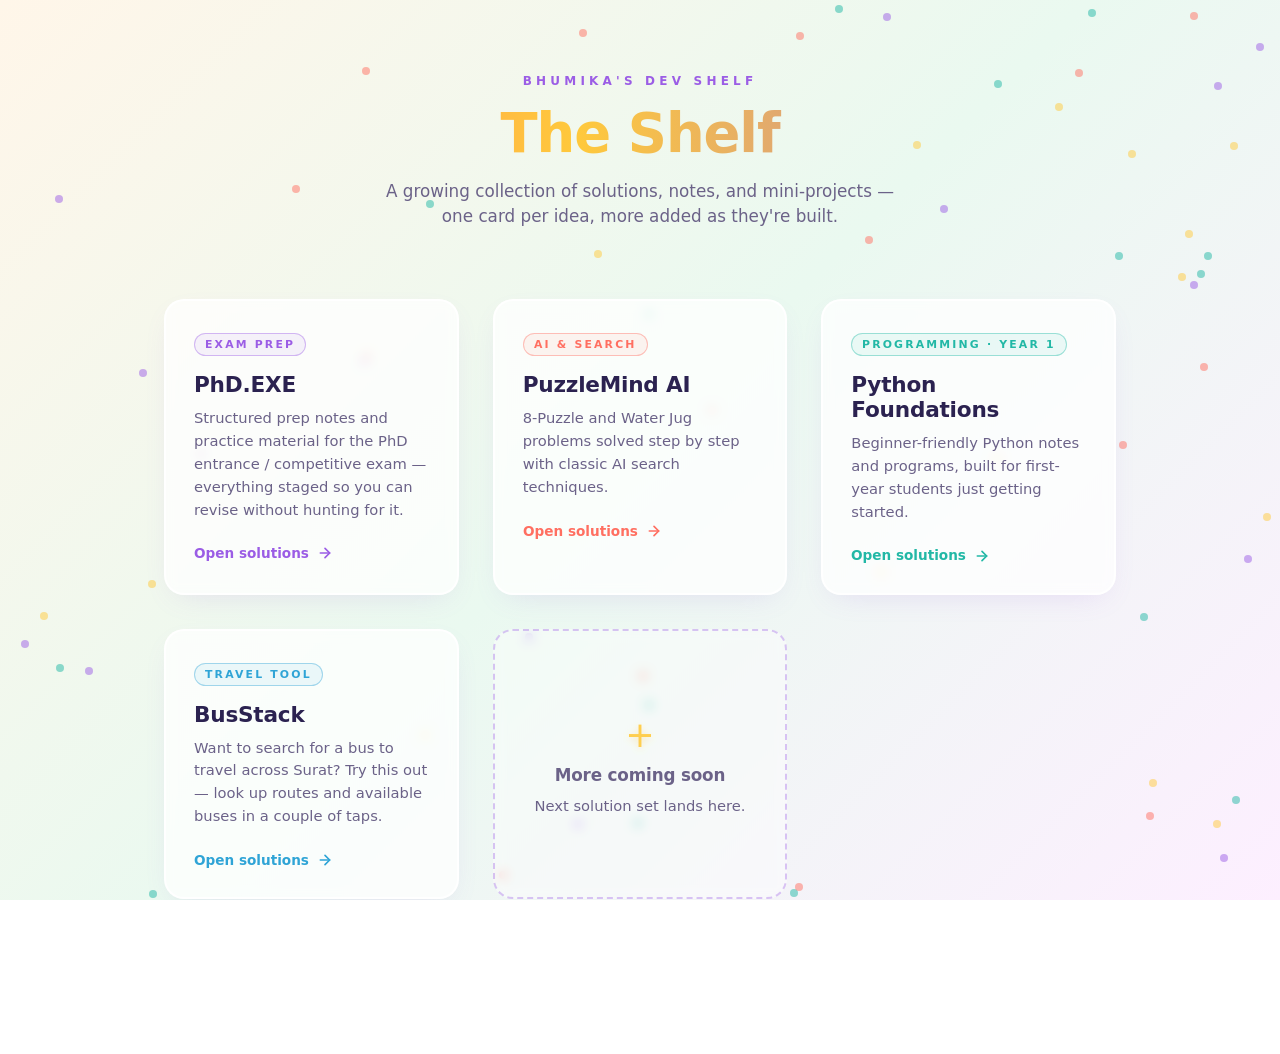
<file: BShelf/index.html>
<!DOCTYPE html>
<html lang="en">
<head>
<meta charset="UTF-8">
<meta name="viewport" content="width=device-width, initial-scale=1.0">
<title>The Shelf — Bhumika's CS Resource Hub</title>
<style>
  :root{
    --bg-a:#FFF6E9;
    --bg-b:#EAF9F0;
    --bg-c:#FDEFFF;
    --accent-coral:#FF6F61;
    --accent-teal:#22B8A6;
    --accent-yellow:#FFC93C;
    --accent-grape:#9B5DE5;
    --accent-sky:#2FA4D6;
    --text-main:#2B2250;
    --text-muted:#6B6288;
  }

  *{margin:0;padding:0;box-sizing:border-box;}

  html,body{
    height:100%;
    font-family:'Segoe UI',system-ui,-apple-system,sans-serif;
    background:linear-gradient(135deg, var(--bg-a) 0%, var(--bg-b) 50%, var(--bg-c) 100%);
    color:var(--text-main);
    overflow-x:hidden;
  }

  /* drifting confetti bubbles */
  .stars{
    position:fixed;
    inset:0;
    z-index:0;
    pointer-events:none;
  }
  .stars span{
    position:absolute;
    width:8px;height:8px;
    border-radius:50%;
    opacity:.5;
    animation:twinkle 5s ease-in-out infinite;
  }
  .stars span:nth-child(4n){ background:var(--accent-coral); }
  .stars span:nth-child(4n+1){ background:var(--accent-teal); }
  .stars span:nth-child(4n+2){ background:var(--accent-yellow); }
  .stars span:nth-child(4n+3){ background:var(--accent-grape); }
  @keyframes twinkle{
    0%,100%{opacity:.2; transform:translateY(0);}
    50%{opacity:.7; transform:translateY(-14px);}
  }

  header{
    position:relative;
    z-index:1;
    text-align:center;
    padding:70px 20px 30px;
  }

  .eyebrow{
    display:inline-block;
    font-size:.75rem;
    letter-spacing:.35em;
    text-transform:uppercase;
    color:var(--accent-grape);
    margin-bottom:14px;
    font-weight:700;
  }

  h1{
    font-size:clamp(2.2rem, 5vw, 3.4rem);
    font-weight:800;
    letter-spacing:-0.02em;
    background:linear-gradient(90deg, var(--accent-coral), var(--accent-yellow) 45%, var(--accent-grape));
    -webkit-background-clip:text;
    background-clip:text;
    color:transparent;
  }

  p.sub{
    margin-top:14px;
    color:var(--text-muted);
    font-size:1.05rem;
    max-width:520px;
    margin-left:auto;
    margin-right:auto;
    line-height:1.5;
  }

  main{
    position:relative;
    z-index:1;
    max-width:1000px;
    margin:0 auto;
    padding:40px 24px 100px;
    display:grid;
    grid-template-columns:repeat(auto-fit, minmax(280px,1fr));
    gap:34px;
  }

  .card{
    --c: var(--accent-coral);
    position:relative;
    background:rgba(255,255,255,0.75);
    border:2px solid rgba(255,255,255,0.9);
    border-radius:20px;
    padding:32px 28px 28px;
    text-decoration:none;
    color:inherit;
    display:block;
    overflow:hidden;
    backdrop-filter:blur(6px);
    box-shadow:0 10px 30px -12px rgba(155,93,229,0.18);
    animation:float 6s ease-in-out infinite;
    animation-delay:calc(var(--i, 0) * .7s);
    transition:transform .35s cubic-bezier(.2,.8,.2,1), border-color .35s ease, box-shadow .35s ease;
  }

  @keyframes float{
    0%,100%{ transform:translateY(0px); }
    50%{ transform:translateY(-10px); }
  }

  .card:hover{
    transform:translateY(-14px) scale(1.02);
    border-color:var(--c);
    box-shadow:0 22px 45px -15px color-mix(in srgb, var(--c) 45%, transparent);
  }

  .card .tag{
    display:inline-block;
    font-size:.68rem;
    letter-spacing:.2em;
    text-transform:uppercase;
    color:var(--c);
    font-weight:700;
    margin-bottom:16px;
    border:1px solid color-mix(in srgb, var(--c) 40%, transparent);
    padding:4px 10px;
    border-radius:999px;
    background:color-mix(in srgb, var(--c) 8%, transparent);
  }

  .card h2{
    font-size:1.35rem;
    font-weight:700;
    margin-bottom:10px;
    letter-spacing:-0.01em;
  }

  .card p{
    color:var(--text-muted);
    font-size:.92rem;
    line-height:1.55;
    margin-bottom:22px;
  }

  .card .go{
    display:inline-flex;
    align-items:center;
    gap:8px;
    font-size:.85rem;
    font-weight:700;
    color:var(--c);
  }

  .card .go svg{
    transition:transform .3s ease;
  }
  .card:hover .go svg{
    transform:translateX(6px);
  }

  /* subtle sliding glow bar across the card on hover */
  .card::before{
    content:"";
    position:absolute;
    top:0; left:-60%;
    width:40%; height:100%;
    background:linear-gradient(120deg, transparent, rgba(255,255,255,0.65), transparent);
    transform:skewX(-20deg);
    transition:left .7s ease;
  }
  .card:hover::before{
    left:130%;
  }

  /* placeholder / coming-soon card */
  .card.placeholder{
    display:flex;
    flex-direction:column;
    align-items:center;
    justify-content:center;
    text-align:center;
    background:rgba(255,255,255,0.4);
    border-style:dashed;
    border-color:rgba(155,93,229,0.35);
    color:var(--text-muted);
    cursor:default;
    box-shadow:none;
  }
  .card.placeholder:hover{
    transform:translateY(-6px);
    box-shadow:none;
    border-color:var(--accent-yellow);
  }
  .card.placeholder .plus{
    font-size:2.2rem;
    color:var(--accent-yellow);
    margin-bottom:10px;
    opacity:.9;
    text-shadow:0 2px 8px rgba(255,201,60,0.4);
  }

  footer{
    position:relative;
    z-index:1;
    text-align:center;
    padding:20px;
    color:var(--text-muted);
    font-size:.8rem;
    letter-spacing:.05em;
  }

  @media (prefers-reduced-motion: reduce){
    .card, .stars span{ animation:none !important; }
  }
</style>
</head>
<body>

<div class="stars" id="stars"></div>

<header>
  <span class="eyebrow">Bhumika's Dev Shelf</span>
  <h1>The Shelf</h1>
  <p class="sub">A growing collection of solutions, notes, and mini-projects — one card per idea, more added as they're built.</p>
</header>

<main>

  <a class="card" style="--c:var(--accent-grape); --i:0;" href="https://bhumikaa7981.github.io/Resources/phdentrance/" target="_blank" rel="noopener noreferrer">
    <span class="tag">Exam Prep</span>
    <h2>PhD.EXE</h2>
    <p>Structured prep notes and practice material for the PhD entrance / competitive exam — everything staged so you can revise without hunting for it.</p>
    <span class="go">Open solutions
      <svg width="16" height="16" viewBox="0 0 24 24" fill="none" stroke="currentColor" stroke-width="2.5" stroke-linecap="round" stroke-linejoin="round"><line x1="5" y1="12" x2="19" y2="12"></line><polyline points="12 5 19 12 12 19"></polyline></svg>
    </span>
  </a>

  <a class="card" style="--c:var(--accent-coral); --i:1;" href="https://bhumikaa7981.github.io/Resources/AISolutions/" target="_blank" rel="noopener noreferrer">
    <span class="tag">AI &amp; Search</span>
    <h2>PuzzleMind AI</h2>
    <p>8-Puzzle and Water Jug problems solved step by step with classic AI search techniques.</p>
    <span class="go">Open solutions
      <svg width="16" height="16" viewBox="0 0 24 24" fill="none" stroke="currentColor" stroke-width="2.5" stroke-linecap="round" stroke-linejoin="round"><line x1="5" y1="12" x2="19" y2="12"></line><polyline points="12 5 19 12 12 19"></polyline></svg>
    </span>
  </a>

  <a class="card" style="--c:var(--accent-teal); --i:2;" href="https://bhumikaa7981.github.io/Resources/python/" target="_blank" rel="noopener noreferrer">
    <span class="tag">Programming · Year 1</span>
    <h2>Python Foundations</h2>
    <p>Beginner-friendly Python notes and programs, built for first-year students just getting started.</p>
    <span class="go">Open solutions
      <svg width="16" height="16" viewBox="0 0 24 24" fill="none" stroke="currentColor" stroke-width="2.5" stroke-linecap="round" stroke-linejoin="round"><line x1="5" y1="12" x2="19" y2="12"></line><polyline points="12 5 19 12 12 19"></polyline></svg>
    </span>
  </a>

  <a class="card" style="--c:var(--accent-sky); --i:3;" href="https://bhumikaa7981.github.io/busstack/" target="_blank" rel="noopener noreferrer">
    <span class="tag">Travel Tool</span>
    <h2>BusStack</h2>
    <p>Want to search for a bus to travel across Surat? Try this out — look up routes and available buses in a couple of taps.</p>
    <span class="go">Open solutions
      <svg width="16" height="16" viewBox="0 0 24 24" fill="none" stroke="currentColor" stroke-width="2.5" stroke-linecap="round" stroke-linejoin="round"><line x1="5" y1="12" x2="19" y2="12"></line><polyline points="12 5 19 12 12 19"></polyline></svg>
    </span>
  </a>

  <div class="card placeholder">
    <div class="plus">+</div>
    <h2 style="font-size:1.05rem; color:var(--text-muted);">More coming soon</h2>
    <p style="margin-bottom:0;">Next solution set lands here.</p>
  </div>

</main>

<footer>Built &amp; maintained by Bhumika · updated as new solutions are added</footer>

<script>
  // scatter twinkling stars
  const starsContainer = document.getElementById('stars');
  const starCount = 60;
  for(let i=0;i<starCount;i++){
    const s = document.createElement('span');
    s.style.left = Math.random()*100 + 'vw';
    s.style.top = Math.random()*100 + 'vh';
    s.style.animationDelay = (Math.random()*4) + 's';
    starsContainer.appendChild(s);
  }
</script>

</body>
</html>
</file>
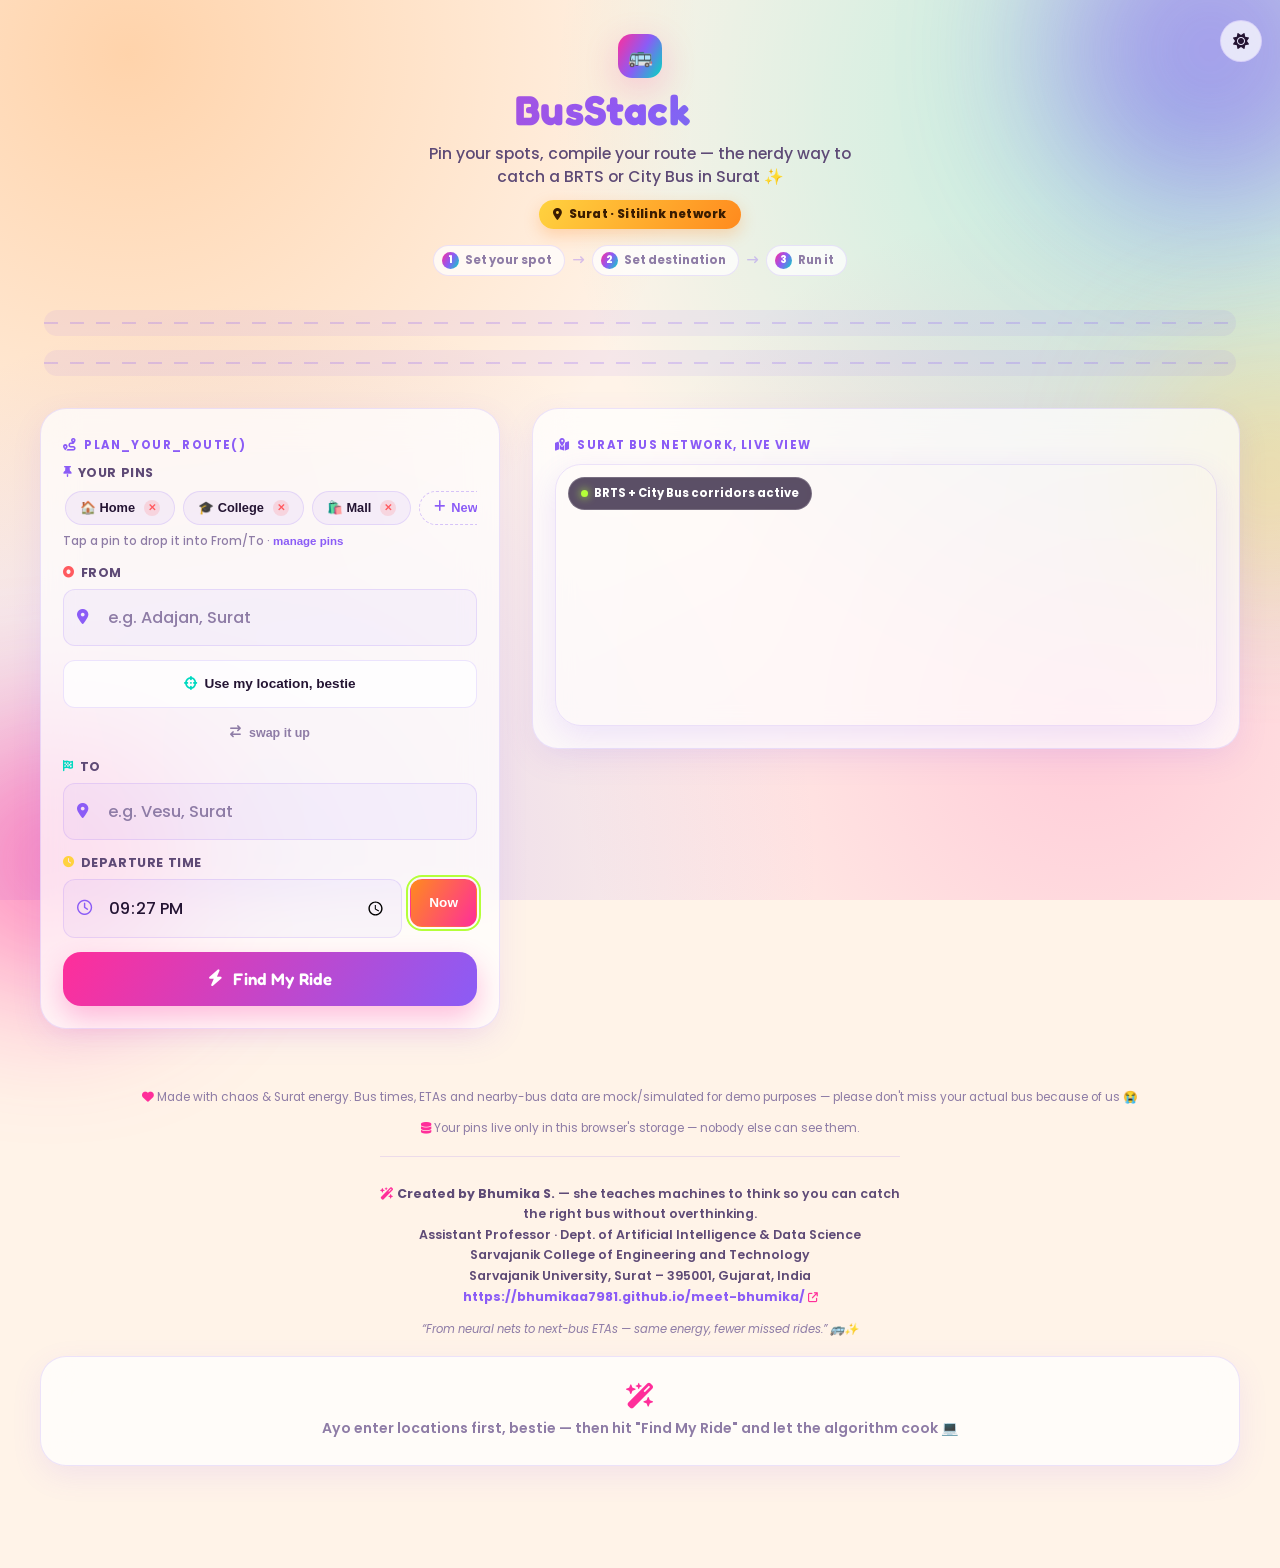
<file: busstack/index.html>
<!DOCTYPE html>
<html lang="en" data-theme="light">
<head>
<meta charset="UTF-8">
<meta name="viewport" content="width=device-width, initial-scale=1.0, viewport-fit=cover">
<title>BusStack.exe — Surat Transit Compiler 🚌⚡</title>
<meta name="description" content="BusStack.exe — pin your spots, compile your fastest BRTS or City Bus route across Surat, and see what's running near you right now.">

<link rel="preconnect" href="https://fonts.googleapis.com">
<link rel="preconnect" href="https://fonts.gstatic.com" crossorigin>
<link href="https://fonts.googleapis.com/css2?family=Fredoka:wght@500;600;700&family=Poppins:ital,wght@0,400;0,500;0,600;0,700;0,800;1,600&display=swap" rel="stylesheet">
<link rel="stylesheet" href="https://cdnjs.cloudflare.com/ajax/libs/font-awesome/6.5.1/css/all.min.css">
<style>
:root{
  /* poppy trendy palette */
  --hot-pink:#FF2E9A;
  --tangerine:#FF8A1E;
  --sunny:#FFD23F;
  --turquoise:#00D9C0;
  --grape:#8B5CF6;
  --coral:#FF5A5F;
  --lime:#B4FF39;

  --bg-0:#FFF3E8;
  --bg-1:#FFFFFF;
  --bg-2:#FFEAF4;
  --ink:#241433;
  --ink-soft:#5E4A76;
  --ink-dim:#8E7CA6;
  --glass:rgba(255,255,255,.72);
  --glass-brd:rgba(139,92,246,.16);
  --glass-brd-strong:rgba(139,92,246,.34);
  --shadow-glow:0 10px 34px rgba(255,46,154,.22);
  --radius-lg:26px;
  --radius-md:18px;
  --radius-sm:12px;
  --grad-brand:linear-gradient(120deg,var(--hot-pink),var(--grape) 50%,var(--turquoise));
  --grad-warm:linear-gradient(120deg,var(--tangerine),var(--hot-pink));
  --grad-sun:linear-gradient(120deg,var(--sunny),var(--tangerine));
  --grad-best:linear-gradient(120deg,var(--lime),var(--turquoise));
  --grad-brts:linear-gradient(135deg,var(--grape),var(--turquoise));
  --grad-city:linear-gradient(135deg,var(--tangerine),var(--coral));
  color-scheme:light;
}

html[data-theme="dark"]{
  --bg-0:#160B26;
  --bg-1:#1E1236;
  --bg-2:#26173F;
  --ink:#FBF7FF;
  --ink-soft:#D2C2EA;
  --ink-dim:#9885B8;
  --glass:rgba(255,255,255,.07);
  --glass-brd:rgba(255,255,255,.16);
  --glass-brd-strong:rgba(255,255,255,.3);
  --shadow-glow:0 10px 34px rgba(255,46,154,.35);
  color-scheme:dark;
}

*{box-sizing:border-box; -webkit-tap-highlight-color:transparent;}
html{scroll-behavior:smooth;}
body{
  margin:0;
  min-height:100vh;
  font-family:'Poppins',sans-serif;
  color:var(--ink);
  background:
    radial-gradient(circle at 10% 6%, rgba(255,138,30,.30), transparent 40%),
    radial-gradient(circle at 92% 12%, rgba(0,217,192,.28), transparent 44%),
    radial-gradient(circle at 20% 96%, rgba(139,92,246,.22), transparent 42%),
    radial-gradient(circle at 85% 80%, rgba(255,46,154,.20), transparent 40%),
    var(--bg-0);
  background-attachment:fixed;
  transition:background .4s ease, color .4s ease;
  overflow-x:hidden;
  position:relative;
}
html[data-theme="dark"] body{
  background:
    radial-gradient(circle at 10% 6%, rgba(255,138,30,.20), transparent 40%),
    radial-gradient(circle at 92% 12%, rgba(0,217,192,.20), transparent 44%),
    radial-gradient(circle at 20% 96%, rgba(139,92,246,.28), transparent 42%),
    radial-gradient(circle at 85% 80%, rgba(255,46,154,.24), transparent 40%),
    var(--bg-0);
}

::selection{background:var(--hot-pink); color:#fff;}

/* ---------- blobs ---------- */
.blob{position:fixed; border-radius:50%; filter:blur(75px); z-index:0; opacity:.55; pointer-events:none;}
.blob-a{width:320px; height:320px; background:var(--grape); top:-110px; right:-90px; animation:float1 14s ease-in-out infinite;}
.blob-b{width:260px; height:260px; background:var(--hot-pink); bottom:-90px; left:-80px; animation:float2 16s ease-in-out infinite;}
.blob-c{width:220px; height:220px; background:var(--sunny); top:40%; right:-100px; animation:float1 12s ease-in-out infinite reverse; opacity:.4;}
@keyframes float1{0%,100%{transform:translate(0,0) scale(1);} 50%{transform:translate(-30px,40px) scale(1.12);}}
@keyframes float2{0%,100%{transform:translate(0,0) scale(1);} 50%{transform:translate(25px,-35px) scale(1.08);}}

.wrap{position:relative; z-index:1; max-width:640px; margin:0 auto; padding:0 18px 60px;}

@media (min-width:760px){
  .wrap{max-width:820px; padding:0 28px 70px;}
}

@media (min-width:1080px){
  .wrap{
    max-width:1320px; padding:0 40px 80px;
    display:grid; grid-template-columns:minmax(360px,460px) 1fr;
    column-gap:32px; row-gap:0; align-items:start;
  }
  .wrap > header, .wrap > footer{grid-column:1 / -1;}
  #planSection{grid-column:1; grid-row:2;}
  #nearbyCard{grid-column:1; grid-row:3;}
  #mapSection{grid-column:2; grid-row:2 / 4;}
  #resultsSection{grid-column:1 / -1; grid-row:4;}
  #trackerSection{grid-column:1 / -1; grid-row:5;}
  .empty-state{grid-column:1 / -1; grid-row:6;}
  .loading-box{grid-column:1 / -1; grid-row:3;}
}

@media (min-width:1400px){
  .wrap{max-width:1520px;}
}

/* ---------- header ---------- */
header{padding:34px 4px 18px; text-align:center;}
.brand{display:inline-flex; align-items:center; gap:10px; margin-bottom:10px;}
.brand-badge{
  width:44px; height:44px; border-radius:14px; display:grid; place-items:center;
  background:var(--grad-brand); box-shadow:var(--shadow-glow); font-size:20px;
  animation:wiggle 5s ease-in-out infinite;
}
@keyframes wiggle{0%,92%,100%{transform:rotate(0deg);} 94%{transform:rotate(-8deg);} 96%{transform:rotate(8deg);} 98%{transform:rotate(-4deg);}}
h1.title{
  font-family:'Fredoka',sans-serif; font-weight:700; font-size:clamp(1.9rem,7vw,2.6rem);
  margin:0; line-height:1.05; letter-spacing:.2px;
  background:var(--grad-brand); -webkit-background-clip:text; background-clip:text; color:transparent;
}
.tagline{margin:10px auto 0; max-width:440px; color:var(--ink-soft); font-size:.98rem; font-weight:500;}
.title-blink{opacity:.55; animation:blinkCursor 1.6s step-end infinite;}
@keyframes blinkCursor{0%,49%{opacity:.55;} 50%,100%{opacity:.1;}}

.step-strip{
  display:flex; align-items:center; justify-content:center; gap:8px; flex-wrap:wrap;
  margin-top:16px; font-size:.72rem; font-weight:700; color:var(--ink-dim);
}
.step-item{display:flex; align-items:center; gap:6px; background:var(--glass); border:1px solid var(--glass-brd); border-radius:999px; padding:6px 12px 6px 8px;}
.step-n{
  width:17px; height:17px; border-radius:50%; background:var(--grad-brand); color:#fff;
  display:grid; place-items:center; font-size:.62rem; font-weight:800; flex-shrink:0;
}
.step-arrow{color:var(--glass-brd-strong); font-size:.7rem;}

/* ---------- animated road traffic strip ---------- */
.road-strip{
  position:relative; margin-top:20px; padding:14px 0; display:flex; flex-direction:column; gap:14px;
  overflow:hidden;
}
.road-lane{position:relative; height:26px; border-radius:999px; background:rgba(139,92,246,.08);}
html[data-theme="dark"] .road-lane{background:rgba(255,255,255,.06);}
.road-line{
  position:absolute; top:50%; left:0; right:0; height:2px; transform:translateY(-50%);
  background-image:repeating-linear-gradient(90deg, var(--glass-brd-strong) 0 14px, transparent 14px 26px);
  opacity:.7;
}
.traffic-bus{
  position:absolute; top:50%; left:-15%; width:26px; height:26px; border-radius:8px;
  background:var(--grad-brand); color:#fff; display:grid; place-items:center; font-size:.72rem;
  box-shadow:0 4px 10px rgba(255,46,154,.28); transform:translateY(-50%);
  animation:driveAcross linear infinite;
}
.traffic-bus.tb-rev{ background:var(--grad-brts); animation-name:driveAcrossRev; }
.tb-1{animation-duration:7s; animation-delay:0s;}
.tb-2{animation-duration:9s; animation-delay:2.4s; background:var(--grad-city);}
.tb-3{animation-duration:8s; animation-delay:5s;}
.tb-4{animation-duration:8.5s; animation-delay:.6s;}
.tb-5{animation-duration:6.5s; animation-delay:3.2s; background:var(--grad-warm);}
@keyframes driveAcross{
  0%{left:-10%; transform:translateY(-50%) scaleX(1);}
  48%{transform:translateY(-50%) scaleX(1);}
  50%{transform:translateY(-50%) scaleX(1);}
  100%{left:105%; transform:translateY(-50%) scaleX(1);}
}
@keyframes driveAcrossRev{
  0%{left:105%; transform:translateY(-50%) scaleX(-1);}
  100%{left:-10%; transform:translateY(-50%) scaleX(-1);}
}

/* ---------- ambient popup buses drifting across the whole page ---------- */
.ambient-bus{
  position:fixed; z-index:0; pointer-events:none; font-size:22px; opacity:0; color:var(--grape);
  animation:ambientSlide 16s ease-in-out infinite;
}
.ambient-bus.ab-1{top:14%; animation-delay:0s; color:var(--hot-pink);}
.ambient-bus.ab-2{top:46%; animation-delay:5.5s; color:var(--turquoise);}
.ambient-bus.ab-3{top:78%; animation-delay:11s; color:var(--tangerine);}
@keyframes ambientSlide{
  0%{left:-8%; opacity:0; transform:translateY(0) rotate(0deg);}
  8%{opacity:.16;}
  46%{opacity:.16;}
  54%{opacity:0;}
  100%{left:108%; opacity:0;}
}

/* ---------- pins strip ---------- */
.pins-strip{display:flex; gap:8px; overflow-x:auto; padding:2px 2px 6px; scrollbar-width:none;}
.pins-strip::-webkit-scrollbar{display:none;}
.pin-chip{
  position:relative; flex-shrink:0; display:flex; align-items:center; gap:7px;
  background:rgba(139,92,246,.07); border:1.5px solid var(--glass-brd); border-radius:999px;
  padding:8px 14px; font-size:.8rem; font-weight:700; color:var(--ink); cursor:pointer;
  transition:transform .16s ease, border-color .16s ease, background .16s ease;
}
html[data-theme="dark"] .pin-chip{background:rgba(255,255,255,.05);}
.pin-chip:hover{transform:translateY(-2px); border-color:var(--turquoise);}
.pin-chip:active{transform:translateY(0) scale(.96);}
.pin-chip .pin-del{
  border:none; background:rgba(255,90,95,.16); color:var(--coral); width:16px; height:16px; border-radius:50%;
  font-size:.6rem; display:grid; place-items:center; cursor:pointer; margin-left:2px; flex-shrink:0;
}
.pin-add-chip{
  flex-shrink:0; display:flex; align-items:center; gap:6px; border:1.5px dashed var(--glass-brd-strong);
  background:transparent; border-radius:999px; padding:8px 14px; font-size:.8rem; font-weight:700;
  color:var(--grape); cursor:pointer; transition:transform .16s ease, background .16s ease;
}
.pin-add-chip:hover{transform:translateY(-2px); background:rgba(139,92,246,.08);}
.pins-hint{font-size:.72rem; color:var(--ink-dim); font-weight:500; margin:2px 0 12px;}

.pin-form{
  display:none; gap:8px; margin:6px 0 14px; padding:14px; border-radius:var(--radius-sm);
  border:1.5px dashed var(--glass-brd-strong); background:rgba(139,92,246,.05); flex-wrap:wrap;
}
html[data-theme="dark"] .pin-form{background:rgba(255,255,255,.04);}
.pin-form.show{display:flex; animation:fadeIn .2s ease;}
.pin-form select, .pin-form input{
  flex:1; min-width:110px; padding:10px 12px; border-radius:10px; border:1.5px solid var(--glass-brd);
  background:var(--bg-1); color:var(--ink); font-family:'Poppins',sans-serif; font-size:.85rem; font-weight:600; outline:none;
}
.pin-form button{
  border:none; border-radius:10px; padding:0 16px; font-weight:700; font-size:.82rem; cursor:pointer;
  background:var(--grad-brand); color:#fff;
}

/* ---------- nearby buses ---------- */
.nearby-card{display:none;}
.nearby-card.show{display:block; animation:fadeIn .3s ease;}
.nearby-head{display:flex; align-items:center; justify-content:space-between; gap:10px; margin-bottom:4px;}
.nearby-origin{font-size:.82rem; color:var(--ink-soft); font-weight:600; margin-bottom:12px;}
.nearby-origin b{color:var(--ink); font-weight:800;}
.refresh-nearby-btn{
  flex-shrink:0; border:1.5px solid var(--glass-brd); background:var(--glass); color:var(--ink);
  border-radius:999px; padding:7px 13px; font-size:.74rem; font-weight:700; cursor:pointer; display:flex; align-items:center; gap:6px;
  transition:transform .16s ease;
}
.refresh-nearby-btn:hover{transform:rotate(-25deg) translateY(-1px);}
.nearby-list{display:flex; flex-direction:column; gap:9px;}
.nearby-item{
  display:flex; align-items:center; gap:11px; padding:10px 12px; border-radius:12px;
  background:rgba(139,92,246,.06); border:1px solid var(--glass-brd);
}
html[data-theme="dark"] .nearby-item{background:rgba(255,255,255,.05);}
.nearby-item .badge-num{width:38px; height:38px; border-radius:10px; display:grid; place-items:center; color:#fff; font-size:.7rem; font-family:'Fredoka',sans-serif; font-weight:700; flex-shrink:0;}
.nearby-item .ni-info{flex:1; min-width:0;}
.nearby-item .ni-num{font-weight:700; font-size:.86rem; color:var(--ink); display:flex; align-items:center; gap:6px;}
.nearby-item .ni-stop{font-size:.74rem; color:var(--ink-dim); font-weight:500; margin-top:1px; white-space:nowrap; overflow:hidden; text-overflow:ellipsis;}
.nearby-item .ni-eta{flex-shrink:0; text-align:right; font-size:.76rem; font-weight:800; color:var(--turquoise);}
.nearby-item .ni-eta small{display:block; font-size:.6rem; font-weight:700; color:var(--ink-dim); text-transform:uppercase; letter-spacing:.4px;}
.nearby-item{position:relative; padding-left:38px;}
.ni-rank{
  position:absolute; left:10px; top:50%; transform:translateY(-50%);
  width:19px; height:19px; border-radius:50%; background:var(--grad-brand); color:#fff;
  font-size:.62rem; font-weight:800; display:grid; place-items:center; flex-shrink:0;
}
.nearby-item.ni-top1 .ni-rank{background:var(--grad-best); color:#173300;}
.nearby-summary{
  margin:12px 0 0; padding-top:10px; border-top:1px solid var(--glass-brd);
  font-size:.78rem; color:var(--ink-soft); font-weight:500; line-height:1.5;
}
.nearby-summary b{color:var(--ink); font-weight:800;}
.city-pill{
  display:inline-flex; align-items:center; gap:6px; margin-top:12px; padding:6px 14px; border-radius:999px;
  background:var(--grad-sun); color:#3a1c00; font-weight:800; font-size:.74rem; letter-spacing:.3px;
  box-shadow:0 6px 16px rgba(255,138,30,.28);
}
.theme-toggle{
  position:absolute; top:20px; right:18px; width:42px; height:42px; border-radius:50%;
  border:1px solid var(--glass-brd); background:var(--glass); backdrop-filter:blur(14px);
  color:var(--ink); display:grid; place-items:center; cursor:pointer; font-size:16px; z-index:5;
  transition:transform .25s ease, background .25s ease;
}
.theme-toggle:hover{transform:scale(1.08) rotate(-8deg);}
.theme-toggle:active{transform:scale(.94);}

/* ---------- glass card base ---------- */
.card{
  background:var(--glass); backdrop-filter:blur(18px); -webkit-backdrop-filter:blur(18px);
  border:1px solid var(--glass-brd); border-radius:var(--radius-lg);
  box-shadow:0 10px 30px rgba(139,92,246,.10);
  padding:22px;
  margin-bottom:22px;
}
html[data-theme="dark"] .card{box-shadow:0 10px 30px rgba(0,0,0,.25);}

/* ---------- section labels ---------- */
.eyebrow{
  display:inline-flex; align-items:center; gap:7px; font-size:.72rem; font-weight:700;
  text-transform:uppercase; letter-spacing:1.4px; color:var(--grape); margin-bottom:10px;
}
.eyebrow i{font-size:.8rem;}
.section-title{font-family:'Fredoka',sans-serif; font-size:1.3rem; font-weight:600; margin:0 0 4px; color:var(--ink);}
.section-sub{color:var(--ink-dim); font-size:.86rem; margin:0 0 16px; font-weight:500;}

/* ---------- inputs ---------- */
.field{margin-bottom:14px; position:relative;}
.field label{
  display:flex; align-items:center; gap:6px; font-size:.78rem; font-weight:700; color:var(--ink-soft);
  margin-bottom:7px; text-transform:uppercase; letter-spacing:.6px;
}
.input-row{position:relative; display:flex; align-items:center; gap:8px;}
.input-row input[type="text"], .input-row input[type="time"]{
  width:100%; padding:14px 14px 14px 42px; border-radius:var(--radius-sm);
  border:1.5px solid var(--glass-brd); background:rgba(139,92,246,.05); color:var(--ink);
  font-family:'Poppins',sans-serif; font-size:.95rem; font-weight:500; outline:none;
  transition:border-color .2s ease, box-shadow .2s ease, background .2s ease;
}
html[data-theme="dark"] .input-row input{background:rgba(255,255,255,.05);}
.input-row input::placeholder{color:var(--ink-dim);}
.input-row input:focus{border-color:var(--hot-pink); box-shadow:0 0 0 4px rgba(255,46,154,.14);}
.input-icon{position:absolute; left:14px; font-size:.95rem; color:var(--grape); pointer-events:none; z-index:2;}

/* autocomplete dropdown */
.suggest-box{
  position:absolute; top:100%; left:0; right:0; margin-top:6px; z-index:30;
  background:var(--bg-1); border:1.5px solid var(--glass-brd-strong); border-radius:var(--radius-sm);
  box-shadow:0 14px 34px rgba(139,92,246,.22); overflow:hidden; display:none; max-height:230px; overflow-y:auto;
}
.suggest-box.show{display:block; animation:fadeIn .18s ease;}
.suggest-item{
  padding:11px 14px; font-size:.88rem; font-weight:600; color:var(--ink); cursor:pointer;
  display:flex; align-items:center; gap:10px; transition:background .12s ease;
}
.suggest-item i{color:var(--tangerine); font-size:.85rem; width:14px;}
.suggest-item mark{background:none; color:var(--hot-pink); font-weight:800;}
.suggest-item:hover, .suggest-item.active-suggest{background:rgba(255,46,154,.09);}
.suggest-item + .suggest-item{border-top:1px solid rgba(139,92,246,.08);}

.input-row select{
  width:100%; padding:14px 14px 14px 42px; border-radius:var(--radius-sm);
  border:1.5px solid var(--glass-brd); background:rgba(139,92,246,.05); color:var(--ink);
  font-family:'Poppins',sans-serif; font-size:.9rem; font-weight:600; outline:none; cursor:pointer;
  appearance:none; -webkit-appearance:none;
  background-image:url("data:image/svg+xml,%3Csvg xmlns='http://www.w3.org/2000/svg' width='14' height='14' viewBox='0 0 24 24' fill='none' stroke='%238B5CF6' stroke-width='3'%3E%3Cpath d='M6 9l6 6 6-6'/%3E%3C/svg%3E");
  background-repeat:no-repeat; background-position:right 14px center;
  transition:border-color .2s ease, box-shadow .2s ease;
}
html[data-theme="dark"] .input-row select{background-color:rgba(255,255,255,.05);}
.input-row select:focus{border-color:var(--hot-pink); box-shadow:0 0 0 4px rgba(255,46,154,.14);}

.locate-btn{
  flex-shrink:0; border:1.5px solid var(--glass-brd); background:var(--glass); color:var(--ink);
  border-radius:var(--radius-sm); padding:0 14px; height:48px; cursor:pointer; font-size:.85rem; font-weight:600;
  display:flex; align-items:center; gap:6px; transition:transform .18s ease, border-color .18s ease;
  white-space:nowrap;
}
.locate-btn:hover{border-color:var(--turquoise); transform:translateY(-2px);}
.locate-btn:active{transform:translateY(0) scale(.97);}
.locate-btn i{color:var(--turquoise);}

.time-row{display:flex; gap:8px;}
.time-row .input-row{flex:1;}
.now-btn{
  flex-shrink:0; border:1.5px solid transparent; background:var(--grad-warm); color:#fff;
  border-radius:var(--radius-sm); padding:0 18px; height:48px; cursor:pointer; font-weight:700; font-size:.85rem;
  transition:transform .18s ease, filter .18s ease;
}
.now-btn:hover{filter:brightness(1.08); transform:translateY(-2px);}
.now-btn:active{transform:translateY(0) scale(.96);}
.now-btn.active{outline:2.5px solid var(--lime); outline-offset:2px;}

.swap-btn{
  display:flex; align-items:center; justify-content:center; gap:8px; margin:2px 0 14px;
  color:var(--ink-dim); font-size:.78rem; font-weight:600; background:none; border:none; cursor:pointer;
  width:100%; padding:4px;
}
.swap-btn i{transition:transform .3s ease;}
.swap-btn:hover i{transform:rotate(180deg); color:var(--hot-pink);}

.find-btn{
  width:100%; border:none; border-radius:var(--radius-md); padding:17px; margin-top:4px;
  font-family:'Fredoka',sans-serif; font-size:1.08rem; font-weight:600; letter-spacing:.3px; color:#fff;
  background:var(--grad-brand); background-size:200% 200%; cursor:pointer;
  box-shadow:0 12px 28px rgba(255,46,154,.30);
  display:flex; align-items:center; justify-content:center; gap:10px;
  transition:transform .18s ease, box-shadow .18s ease, background-position .5s ease;
}
.find-btn:hover{transform:translateY(-3px); box-shadow:0 16px 34px rgba(255,46,154,.4); background-position:100% 0;}
.find-btn:active{transform:translateY(0) scale(.98);}
.find-btn:focus-visible, .locate-btn:focus-visible, .now-btn:focus-visible, .theme-toggle:focus-visible, .route-card:focus-visible, .filter-chip:focus-visible{
  outline:3px solid var(--turquoise); outline-offset:2px;
}

/* ---------- loading ---------- */
.loading-box{display:none; text-align:center; padding:34px 16px;}
.loading-box.show{display:block; animation:fadeIn .3s ease;}
.loader-orb{
  width:64px; height:64px; margin:0 auto 18px; border-radius:50%;
  background:var(--grad-brand); position:relative; animation:spinPulse 1.1s ease-in-out infinite;
}
@keyframes spinPulse{0%,100%{transform:scale(1) rotate(0deg); border-radius:50%;} 50%{transform:scale(1.15) rotate(180deg); border-radius:38%;}}
.loading-text{font-weight:700; font-size:1rem; color:var(--ink);}
.loading-sub{font-size:.82rem; color:var(--ink-dim); margin-top:6px;}
@keyframes fadeIn{from{opacity:0; transform:translateY(6px);} to{opacity:1; transform:translateY(0);}}

/* ---------- map ---------- */
.map-shell{
  border-radius:var(--radius-lg); overflow:hidden; border:1px solid var(--glass-brd);
  position:relative; box-shadow:0 10px 30px rgba(139,92,246,.14);
}
.map-shell iframe{display:block; width:100%; height:260px; border:0; filter:saturate(1.15);}
.map-badge{
  position:absolute; top:12px; left:12px; background:rgba(36,20,51,.75); backdrop-filter:blur(8px);
  color:#fff; font-size:.72rem; font-weight:700; padding:7px 12px; border-radius:999px;
  display:flex; align-items:center; gap:6px; border:1px solid rgba(255,255,255,.18);
}
.map-badge .dot{width:7px; height:7px; border-radius:50%; background:var(--lime); box-shadow:0 0 8px var(--lime); animation:pulseDot 1.4s ease infinite;}
@keyframes pulseDot{0%,100%{opacity:1;} 50%{opacity:.35;}}

/* ---------- results ---------- */
#resultsSection{display:none !important;}
#resultsSection.show{display:block !important; animation:fadeIn .4s ease; visibility:visible; opacity:1;}
.summary-strip{
  display:flex; gap:10px; overflow-x:auto; padding-bottom:4px; margin-bottom:14px;
  scrollbar-width:none;
}
.summary-strip::-webkit-scrollbar{display:none;}
.chip{
  flex-shrink:0; background:var(--glass); border:1px solid var(--glass-brd); border-radius:999px;
  padding:8px 14px; font-size:.76rem; font-weight:700; color:var(--ink-soft); display:flex; align-items:center; gap:6px;
}
.chip b{color:var(--ink); font-weight:800;}
.chip i{color:var(--turquoise);}

/* best solution highlight */
.best-solution{
  position:relative; border-radius:var(--radius-md); padding:18px; margin-bottom:16px;
  border:2px solid transparent;
  background:
    linear-gradient(120deg, rgba(180,255,57,.14), rgba(0,217,192,.10)) padding-box,
    var(--grad-best) border-box;
  box-shadow:0 12px 30px rgba(180,255,57,.20);
}
.best-solution-eyebrow{
  display:flex; align-items:center; gap:7px; font-size:.7rem; font-weight:800; text-transform:uppercase;
  letter-spacing:1px; color:#5c8a00; margin-bottom:8px;
}
html[data-theme="dark"] .best-solution-eyebrow{color:var(--lime);}
.best-solution-head{display:flex; align-items:center; justify-content:space-between; gap:10px; flex-wrap:wrap; margin-bottom:6px;}
.best-solution-route{display:flex; align-items:center; gap:10px;}
.best-solution-route .badge-num{width:42px; height:42px; border-radius:12px; display:grid; place-items:center; color:#fff; font-family:'Fredoka',sans-serif; font-weight:700; font-size:.8rem; flex-shrink:0;}
.best-solution-route .bs-name{font-weight:800; font-size:1.02rem; color:var(--ink); display:flex; align-items:center; gap:7px;}
.best-solution-route .bs-corridor{font-size:.76rem; color:var(--ink-dim); font-weight:500; margin-top:1px;}
.best-solution-time{font-family:'Fredoka',sans-serif; font-size:1.5rem; font-weight:600; color:var(--ink); text-align:right;}
.best-solution-time small{display:block; font-size:.62rem; font-weight:700; text-transform:uppercase; letter-spacing:.5px; color:var(--ink-dim);}
.best-solution-summary{font-size:.86rem; color:var(--ink-soft); font-weight:500; line-height:1.5; margin:8px 0 10px;}
.best-solution-summary b{color:var(--ink); font-weight:800;}
.best-solution-stats{display:flex; gap:8px; flex-wrap:wrap;}
.best-solution-stats .chip{background:rgba(255,255,255,.5);}
html[data-theme="dark"] .best-solution-stats .chip{background:rgba(255,255,255,.06);}

/* bus-type filter chips */
.filter-row{display:flex; gap:8px; margin-bottom:16px; flex-wrap:wrap;}
.filter-chip{
  border:1.5px solid var(--glass-brd); background:var(--glass); color:var(--ink-soft);
  border-radius:999px; padding:8px 15px; font-size:.8rem; font-weight:700; cursor:pointer;
  display:flex; align-items:center; gap:6px; transition:all .18s ease;
}
.filter-chip i{font-size:.75rem;}
.filter-chip:hover{transform:translateY(-2px);}
.filter-chip.active{color:#fff; border-color:transparent; box-shadow:0 6px 16px rgba(139,92,246,.28);}
.filter-chip.active[data-filter="all"]{background:var(--grad-brand);}
.filter-chip.active[data-filter="brts"]{background:var(--grad-brts);}
.filter-chip.active[data-filter="city"]{background:var(--grad-city);}

.route-card{
  position:relative; border-radius:var(--radius-md); padding:18px; margin-bottom:14px;
  background:var(--glass); border:1.5px solid var(--glass-brd); cursor:pointer;
  transition:transform .2s ease, border-color .2s ease, box-shadow .2s ease;
}
.route-card:hover{transform:translateY(-3px); border-color:var(--glass-brd-strong);}
.route-card:active{transform:translateY(-1px) scale(.99);}
.route-card.selected{border-color:var(--turquoise); box-shadow:0 0 0 3px rgba(0,217,192,.18);}
.route-card.best{
  border-color:transparent; background:
    linear-gradient(var(--bg-1),var(--bg-1)) padding-box,
    var(--grad-best) border-box;
  border:2px solid transparent;
  box-shadow:0 12px 30px rgba(180,255,57,.26);
}
.crown{
  position:absolute; top:-13px; left:16px; background:var(--grad-best); color:#173300;
  font-size:.7rem; font-weight:800; padding:5px 12px; border-radius:999px; display:flex; align-items:center; gap:5px;
  box-shadow:0 4px 14px rgba(180,255,57,.4);
}
.route-top{display:flex; justify-content:space-between; align-items:flex-start; margin-bottom:12px; gap:10px;}
.route-num{display:flex; align-items:center; gap:10px;}
.route-num .badge-num{
  width:46px; height:46px; border-radius:13px; display:grid; place-items:center;
  font-family:'Fredoka',sans-serif; font-weight:700; font-size:.82rem; color:#fff; flex-shrink:0;
}
.route-name{font-weight:700; font-size:.98rem; color:var(--ink); display:flex; align-items:center; gap:7px;}
.type-tag{font-size:.6rem; font-weight:800; padding:2.5px 8px; border-radius:999px; text-transform:uppercase; letter-spacing:.4px;}
.type-tag.brts{background:rgba(139,92,246,.14); color:var(--grape);}
.type-tag.city{background:rgba(255,138,30,.14); color:var(--tangerine);}
.route-corridor{font-size:.76rem; color:var(--ink-dim); margin-top:2px; font-weight:500;}
.status-badge{
  font-size:.68rem; font-weight:800; padding:5px 10px; border-radius:999px; display:flex; align-items:center; gap:5px;
  white-space:nowrap;
}
.status-live{background:rgba(180,255,57,.18); color:#5c8a00;}
.status-delay{background:rgba(255,90,95,.16); color:var(--coral);}
.status-badge .dot{width:6px; height:6px; border-radius:50%; animation:pulseDot 1.3s ease infinite;}
.status-live .dot{background:#8fce00; box-shadow:0 0 6px #8fce00;}
.status-delay .dot{background:var(--coral); box-shadow:0 0 6px var(--coral);}
html[data-theme="dark"] .status-live{color:var(--lime);}

.route-stats{display:grid; grid-template-columns:repeat(4,1fr); gap:8px; margin-bottom:10px;}
.stat{
  background:rgba(139,92,246,.06); border-radius:10px; padding:9px 8px; text-align:center;
}
html[data-theme="dark"] .stat{background:rgba(255,255,255,.05);}
.stat .num{font-family:'Fredoka',sans-serif; font-weight:600; font-size:1.05rem; color:var(--ink); display:block;}
.stat .lbl{font-size:.62rem; text-transform:uppercase; letter-spacing:.5px; color:var(--ink-dim); font-weight:700; margin-top:2px; display:block;}
.route-quip{font-size:.78rem; color:var(--ink-soft); font-style:italic; font-weight:500; display:flex; align-items:center; gap:6px;}

/* nearest stop panel */
.nearest-panel{
  background:linear-gradient(120deg, rgba(0,217,192,.10), rgba(139,92,246,.08));
  border:1px solid var(--glass-brd); border-radius:12px; padding:11px 12px; margin-bottom:10px;
}
.nearest-row{display:flex; align-items:flex-start; gap:9px;}
.nearest-row i{color:var(--hot-pink); font-size:.95rem; margin-top:2px; flex-shrink:0;}
.nearest-text{font-size:.82rem; color:var(--ink-soft); font-weight:500; line-height:1.45;}
.nearest-text b{color:var(--ink); font-weight:800;}
.nearest-sub{margin-top:3px; font-size:.76rem; color:var(--ink-dim);}

/* board -> alight journey panel */
.journey-panel{
  background:linear-gradient(120deg, rgba(0,217,192,.10), rgba(139,92,246,.08));
  border:1px solid var(--glass-brd); border-radius:12px; padding:12px; margin-bottom:10px;
}
.journey-row{display:flex; align-items:flex-start; gap:10px;}
.journey-icon{
  width:26px; height:26px; border-radius:8px; display:grid; place-items:center; flex-shrink:0;
  color:#fff; font-size:.72rem; margin-top:1px;
}
.board-icon{background:var(--grad-warm);}
.alight-icon{background:var(--grad-best); color:#173300;}
.journey-text{font-size:.82rem; color:var(--ink-soft); font-weight:500; line-height:1.4;}
.journey-text b{color:var(--ink); font-weight:800;}
.journey-sub{margin-top:2px; font-size:.75rem; color:var(--ink-dim);}
.journey-connector{
  width:2px; height:14px; margin:2px 0 2px 12px;
  background-image:repeating-linear-gradient(0deg, var(--glass-brd-strong) 0 4px, transparent 4px 8px);
}

/* stops toggle + list */
.stops-toggle-btn{
  width:100%; display:flex; align-items:center; justify-content:center; gap:7px;
  background:none; border:1.5px dashed var(--glass-brd-strong); border-radius:10px;
  padding:8px; margin-bottom:10px; font-size:.76rem; font-weight:700; color:var(--grape); cursor:pointer;
  transition:background .15s ease, border-color .15s ease;
}
.stops-toggle-btn:hover{background:rgba(139,92,246,.06);}
.stops-toggle-btn .chev{transition:transform .25s ease; font-size:.65rem;}
.stops-toggle-btn.open .chev{transform:rotate(180deg);}
.stops-panel{
  max-height:0; overflow:hidden; transition:max-height .3s ease, margin .3s ease; margin-bottom:0;
}
.stops-panel.open{max-height:400px; margin-bottom:10px;}
.stop-item{
  display:flex; align-items:center; gap:10px; padding:7px 4px 7px 10px; font-size:.82rem; font-weight:600; color:var(--ink-soft);
  position:relative;
}
.stop-item:not(:last-child)::before{
  content:''; position:absolute; left:13px; top:22px; width:2px; height:22px; background:var(--glass-brd-strong);
}
.stop-dot{width:8px; height:8px; border-radius:50%; background:var(--grape); flex-shrink:0; z-index:1;}
.stop-nearest .stop-dot{background:var(--hot-pink); box-shadow:0 0 0 4px rgba(255,46,154,.18);}
.stop-nearest .stop-name{color:var(--ink); font-weight:800;}
.stop-you{
  margin-left:auto; font-size:.62rem; font-weight:800; color:var(--hot-pink); background:rgba(255,46,154,.1);
  padding:3px 8px; border-radius:999px; white-space:nowrap;
}
.stop-destination .stop-dot{
  background:var(--turquoise); width:11px; height:11px; border-radius:4px;
  box-shadow:0 0 0 4px rgba(0,217,192,.18);
}
.stop-destination .stop-name{color:var(--ink); font-weight:800;}
.stop-destination:not(:last-child)::before{background:var(--turquoise); opacity:.4;}
.stop-flag{
  margin-left:auto; font-size:.62rem; font-weight:800; color:#00998A; background:rgba(0,217,192,.14);
  padding:3px 8px; border-radius:999px; white-space:nowrap; display:inline-flex; align-items:center; gap:4px;
}
html[data-theme="dark"] .stop-flag{color:var(--turquoise);}

/* legend / explainer */
.legend-card{
  display:flex; flex-wrap:wrap; gap:10px 18px; font-size:.76rem; color:var(--ink-dim); font-weight:500;
  padding:12px 4px 2px; border-top:1px dashed var(--glass-brd); margin-top:4px;
}
.legend-card span{display:flex; align-items:center; gap:6px;}
.legend-card b{color:var(--ink-soft); font-weight:800;}
.legend-card i{color:var(--turquoise); font-size:.7rem;}

/* ---------- tracker ---------- */
#trackerSection{display:none !important;}
#trackerSection.show{display:block; animation:fadeIn .45s ease;}
.tracker-card{
  border-radius:var(--radius-lg); padding:22px; position:relative; overflow:hidden;
  background:linear-gradient(160deg, rgba(139,92,246,.16), rgba(255,138,30,.10));
  border:1px solid var(--glass-brd-strong);
}
html[data-theme="dark"] .tracker-card{background:linear-gradient(160deg, rgba(139,92,246,.24), rgba(255,46,154,.12));}
.tracker-head{display:flex; align-items:center; justify-content:space-between; margin-bottom:16px; gap:10px; flex-wrap:wrap;}
.tracker-head h3{margin:0; font-family:'Fredoka',sans-serif; font-size:1.05rem; font-weight:600; display:flex; align-items:center; gap:8px;}
.live-pill{
  font-size:.68rem; font-weight:800; color:#173300; background:var(--grad-best); padding:5px 11px; border-radius:999px;
  display:flex; align-items:center; gap:5px; flex-shrink:0;
}
.live-pill .dot{width:6px; height:6px; border-radius:50%; background:#173300; animation:pulseDot 1.1s ease infinite;}

.radar{
  width:100%; height:150px; border-radius:16px; position:relative; overflow:hidden; margin-bottom:16px;
  background:
    radial-gradient(circle at 50% 50%, rgba(0,217,192,.14), transparent 60%),
    repeating-linear-gradient(0deg, rgba(139,92,246,.07) 0 1px, transparent 1px 26px),
    repeating-linear-gradient(90deg, rgba(139,92,246,.07) 0 1px, transparent 1px 26px);
  border:1px solid var(--glass-brd);
}
html[data-theme="dark"] .radar{
  background:
    radial-gradient(circle at 50% 50%, rgba(0,217,192,.16), transparent 60%),
    repeating-linear-gradient(0deg, rgba(255,255,255,.05) 0 1px, transparent 1px 26px),
    repeating-linear-gradient(90deg, rgba(255,255,255,.05) 0 1px, transparent 1px 26px);
}
.bus-dot{
  position:absolute; width:18px; height:18px; border-radius:50%; background:var(--grad-brand);
  box-shadow:0 0 0 6px rgba(255,46,154,.16), 0 0 16px rgba(255,46,154,.5);
  display:grid; place-items:center; font-size:.6rem; color:#fff;
  transition:left 1.4s ease, top 1.4s ease;
}
.route-pulse{
  position:absolute; width:18px; height:18px; border-radius:50%; border:2px solid var(--hot-pink);
  animation:radarPulse 1.8s ease-out infinite; transition:left 1.4s ease, top 1.4s ease;
}
@keyframes radarPulse{0%{transform:scale(.6); opacity:.9;} 100%{transform:scale(2.4); opacity:0;}}
.pin-dest{position:absolute; top:14px; right:16px; font-size:1.1rem; color:var(--turquoise);}
.pin-src{position:absolute; bottom:14px; left:16px; font-size:1.1rem; color:var(--coral);}

.tracker-grid{display:grid; grid-template-columns:1fr 1fr; gap:10px; margin-bottom:12px;}
.tracker-stat{background:rgba(139,92,246,.07); border-radius:12px; padding:12px;}
html[data-theme="dark"] .tracker-stat{background:rgba(255,255,255,.05);}
.tracker-stat .lbl{font-size:.68rem; color:var(--ink-dim); font-weight:700; text-transform:uppercase; letter-spacing:.4px;}
.tracker-stat .val{font-family:'Fredoka',sans-serif; font-size:1.15rem; font-weight:600; color:var(--ink); margin-top:3px;}
.updated-line{font-size:.75rem; color:var(--ink-dim); text-align:center; font-weight:500;}
.updated-line span{color:var(--turquoise); font-weight:700;}

/* ---------- empty state ---------- */
.empty-state{text-align:center; padding:26px 14px; color:var(--ink-dim);}
.empty-state i{font-size:1.6rem; color:var(--hot-pink); margin-bottom:10px; display:block;}
.empty-state p{margin:0; font-size:.88rem; font-weight:600;}

/* ---------- footer ---------- */
footer{text-align:center; padding:26px 10px 6px; color:var(--ink-dim); font-size:.74rem; line-height:1.6;}
footer i{color:var(--hot-pink);}

/* ---------- confetti ---------- */
.confetti{
  position:fixed; top:-10px; width:9px; height:14px; z-index:999; pointer-events:none; border-radius:2px;
  animation:confettiFall linear forwards;
}
@keyframes confettiFall{
  to{ transform:translateY(105vh) rotate(560deg); opacity:.4; }
}

/* ---------- misc ---------- */
.hidden{display:none !important;}
@media (max-width:400px){
  .route-stats{grid-template-columns:repeat(2,1fr);}
  .stat .num{font-size:.92rem;}
}
@media (prefers-reduced-motion: reduce){
  *{animation-duration:.001ms !important; animation-iteration-count:1 !important; transition-duration:.001ms !important;}
}

/* ---------- Top 3 options ---------- */
.top3-section{margin:18px 0 22px;}
.top3-heading{
  display:flex; align-items:center; gap:10px; margin-bottom:14px;
  font-family:'Fredoka',sans-serif; font-size:1.15rem; font-weight:600; color:var(--ink);
}
.top3-heading .medal{font-size:1.3rem;}
.top3-grid{
  display:grid; grid-template-columns:1fr; gap:14px;
}
@media (min-width:760px){
  .top3-grid{grid-template-columns:repeat(3, 1fr);}
}
.top3-card{
  position:relative; border-radius:var(--radius-md); padding:16px;
  border:2px solid var(--glass-brd); background:var(--bg-1);
  box-shadow:0 8px 22px rgba(139,92,246,.10);
  transition:transform .18s ease, box-shadow .18s ease;
  cursor:pointer;
}
.top3-card:hover{transform:translateY(-3px); box-shadow:0 12px 28px rgba(139,92,246,.18);}
.top3-card.rank-1{border-color:var(--lime); background:linear-gradient(160deg, rgba(180,255,57,.12), var(--bg-1) 55%);}
.top3-card.rank-2{border-color:var(--turquoise);}
.top3-card.rank-3{border-color:var(--sunny);}
.top3-rank-badge{
  position:absolute; top:-10px; left:14px; padding:3px 12px; border-radius:999px;
  font-size:.68rem; font-weight:800; letter-spacing:.4px; color:#173300;
  background:var(--grad-best); box-shadow:0 4px 10px rgba(0,217,192,.25);
}
.top3-card.rank-2 .top3-rank-badge{background:var(--grad-brts); color:#fff;}
.top3-card.rank-3 .top3-rank-badge{background:var(--grad-sun); color:#3a1c00;}
.top3-route-name{font-weight:800; font-size:1.05rem; margin:10px 0 2px; display:flex; align-items:center; gap:8px; flex-wrap:wrap;}
.top3-corridor{font-size:.78rem; color:var(--ink-dim); font-weight:600; margin-bottom:12px;}
.top3-times{
  display:grid; grid-template-columns:1fr 1fr; gap:8px; margin-bottom:12px;
}
.top3-time-box{
  background:rgba(139,92,246,.07); border-radius:10px; padding:10px;
  text-align:center;
}
html[data-theme="dark"] .top3-time-box{background:rgba(255,255,255,.06);}
.top3-time-box .t-val{font-family:'Fredoka',sans-serif; font-size:1.15rem; font-weight:700; color:var(--ink);}
.top3-time-box .t-lbl{font-size:.65rem; font-weight:700; text-transform:uppercase; letter-spacing:.5px; color:var(--ink-dim); margin-top:2px;}
.top3-journey{
  font-size:.8rem; color:var(--ink-soft); line-height:1.55; margin-bottom:10px;
}
.top3-journey b{color:var(--ink);}
.top3-stops-mini{
  font-size:.72rem; color:var(--ink-dim); background:rgba(139,92,246,.05);
  border-radius:8px; padding:8px 10px; margin-bottom:10px; line-height:1.55;
}
.top3-stops-mini strong{color:var(--grape);}
.top3-total{
  display:flex; align-items:center; justify-content:space-between;
  padding-top:10px; border-top:1px solid var(--glass-brd); font-weight:800;
}
.top3-total .big-min{font-family:'Fredoka',sans-serif; font-size:1.4rem; color:var(--hot-pink);}
.all-options-heading{
  display:flex; align-items:center; gap:8px; margin:22px 0 12px;
  font-family:'Fredoka',sans-serif; font-size:1.05rem; font-weight:600;
}
.newbie-tip{
  margin:0 0 16px; padding:12px 14px; border-radius:12px;
  background:linear-gradient(120deg, rgba(255,210,63,.18), rgba(0,217,192,.12));
  border:1px solid rgba(255,138,30,.25); font-size:.82rem; color:var(--ink-soft); font-weight:500; line-height:1.5;
}
.newbie-tip b{color:var(--ink);}
.journey-times-row{
  display:flex; flex-wrap:wrap; gap:8px; margin:10px 0 4px;
}
.time-pill{
  display:inline-flex; align-items:center; gap:6px; padding:6px 12px; border-radius:999px;
  background:rgba(139,92,246,.08); font-size:.75rem; font-weight:700; color:var(--ink);
}
.time-pill i{color:var(--grape); font-size:.7rem;}
.time-pill.board{background:rgba(0,217,192,.12);}
.time-pill.reach{background:rgba(255,46,154,.10);}
.intermediate-stops{
  margin:8px 0 4px; padding:10px 12px; border-radius:10px;
  background:rgba(139,92,246,.05); border-left:3px solid var(--grape);
  font-size:.78rem; color:var(--ink-soft); line-height:1.5;
}
.intermediate-stops b{color:var(--ink);}


.future-banner{
  display:none; margin:0 0 14px; padding:12px 14px; border-radius:12px;
  background:linear-gradient(120deg, rgba(139,92,246,.14), rgba(0,217,192,.12));
  border:1.5px solid rgba(139,92,246,.28); font-size:.84rem; font-weight:600; color:var(--ink-soft); line-height:1.5;
}
.future-banner.show{display:block; animation:fadeIn .25s ease;}
.future-banner b{color:var(--ink);}
.future-banner i{color:var(--grape); margin-right:6px;}
.schedule-chip{
  display:inline-flex; align-items:center; gap:5px; padding:4px 10px; border-radius:999px;
  background:rgba(139,92,246,.12); font-size:.68rem; font-weight:800; color:var(--grape);
  margin-left:6px; vertical-align:middle;
}


/* slightly larger readable type */
body{font-size:16.5px;}
.section-title{font-size:1.45rem !important;}
.section-sub{font-size:.95rem !important;}
.question-text, .route-name, .bs-name{font-size:1.1rem;}
.input-row input[type="text"], .input-row input[type="time"], .input-row select{
  font-size:1.02rem !important; padding:15px 14px 15px 44px !important;
}
.suggest-item{font-size:.95rem !important; padding:12px 14px !important;}
.top3-route-name{font-size:1.12rem !important;}
.top3-corridor{font-size:.85rem !important;}
.top3-journey, .top3-stops-mini{font-size:.82rem !important;}
.top3-time-box .t-val{font-size:1.25rem !important;}
.route-card .route-name{font-size:1.08rem;}
.journey-text b{font-size:1rem;}
.journey-sub{font-size:.88rem !important;}
.time-pill{font-size:.82rem !important;}
.intermediate-stops{font-size:.88rem !important;}
.filter-chip{font-size:.88rem !important; padding:9px 14px !important;}
.newbie-tip{font-size:.9rem !important;}
.chip{font-size:.84rem !important;}
.legend-card{font-size:.84rem !important;}
.find-btn{font-size:1.05rem !important;}

</style>
</head>
<body>

<div class="blob blob-a" aria-hidden="true"></div>
<div class="blob blob-b" aria-hidden="true"></div>
<div class="blob blob-c" aria-hidden="true"></div>
<i class="fa-solid fa-bus ambient-bus ab-1" aria-hidden="true"></i>
<i class="fa-solid fa-train-tram ambient-bus ab-2" aria-hidden="true"></i>
<i class="fa-solid fa-van-shuttle ambient-bus ab-3" aria-hidden="true"></i>

<button class="theme-toggle" id="themeToggle" aria-label="Toggle light and dark mode" title="Toggle theme">
  <i class="fa-solid fa-moon" id="themeIcon"></i>
</button>

<div class="wrap">

  <header>
    <div class="brand">
      <div class="brand-badge" aria-hidden="true">🚌</div>
    </div>
    <h1 class="title">BusStack<span class="title-blink">.exe</span></h1>
    <p class="tagline">Pin your spots, compile your route — the nerdy way to catch a BRTS or City Bus in Surat ✨</p>
    <span class="city-pill"><i class="fa-solid fa-location-dot"></i> Surat · Sitilink network</span>

    <div class="step-strip" aria-label="How BusStack works">
      <div class="step-item"><span class="step-n">1</span> Set your spot</div>
      <i class="fa-solid fa-arrow-right-long step-arrow" aria-hidden="true"></i>
      <div class="step-item"><span class="step-n">2</span> Set destination</div>
      <i class="fa-solid fa-arrow-right-long step-arrow" aria-hidden="true"></i>
      <div class="step-item"><span class="step-n">3</span> Run it</div>
    </div>

    <div class="road-strip" aria-hidden="true">
      <div class="road-lane road-lane-1">
        <div class="road-line"></div>
        <div class="traffic-bus tb-1"><i class="fa-solid fa-bus"></i></div>
        <div class="traffic-bus tb-2"><i class="fa-solid fa-van-shuttle"></i></div>
        <div class="traffic-bus tb-3"><i class="fa-solid fa-bus"></i></div>
      </div>
      <div class="road-lane road-lane-2">
        <div class="road-line"></div>
        <div class="traffic-bus tb-4 tb-rev"><i class="fa-solid fa-train-tram"></i></div>
        <div class="traffic-bus tb-5 tb-rev"><i class="fa-solid fa-bus"></i></div>
      </div>
    </div>
  </header>

  <!-- INPUT SECTION -->
  <section class="card" id="planSection" aria-labelledby="planLabel">
    <div class="eyebrow" id="planLabel"><i class="fa-solid fa-route"></i> Plan_your_route()</div>

    <div class="field">
      <label><i class="fa-solid fa-thumbtack" style="color:var(--grape); font-size:.7rem;"></i> Your pins</label>
      <div class="pins-strip" id="pinsStrip"></div>
      <p class="pins-hint">Tap a pin to drop it into From/To · <button type="button" id="pinFormToggle" style="background:none;border:none;color:var(--grape);font-weight:700;cursor:pointer;padding:0;font-size:inherit;">manage pins</button></p>
      <div class="pin-form" id="pinForm">
        <select id="pinEmoji" aria-label="Pin icon">
          <option value="📌">📌 Custom</option>
          <option value="🏠">🏠 Home</option>
          <option value="💼">💼 Work</option>
          <option value="🎓">🎓 College</option>
          <option value="🏋️">🏋️ Gym</option>
          <option value="🛍️">🛍️ Mall</option>
          <option value="👪">👪 Family</option>
        </select>
        <input type="text" id="pinLabel" placeholder="Label, e.g. Home" maxlength="16">
        <input type="text" id="pinLocation" placeholder="Location, e.g. Adajan" maxlength="40">
        <button type="button" id="pinSaveBtn">Save pin</button>
      </div>
    </div>

    <div class="field">
      <label for="sourceInput"><i class="fa-solid fa-circle-dot" style="color:var(--coral); font-size:.7rem;"></i> From</label>
      <div class="input-row">
        <i class="fa-solid fa-location-dot input-icon"></i>
        <input type="text" id="sourceInput" placeholder="e.g. Adajan, Surat" autocomplete="off" role="combobox" aria-expanded="false" aria-autocomplete="list">
      </div>
      <div class="suggest-box" id="sourceSuggest"></div>
    </div>

    <button class="locate-btn" id="useLocationBtn" style="width:100%; margin-bottom:14px; justify-content:center;">
      <i class="fa-solid fa-crosshairs"></i> Use my location, bestie
    </button>

    <button type="button" class="swap-btn" id="swapBtn" aria-label="Swap source and destination">
      <i class="fa-solid fa-arrow-right-arrow-left"></i> swap it up
    </button>

    <div class="field">
      <label for="destInput"><i class="fa-solid fa-flag-checkered" style="color:var(--turquoise); font-size:.7rem;"></i> To</label>
      <div class="input-row">
        <i class="fa-solid fa-location-dot input-icon"></i>
        <input type="text" id="destInput" placeholder="e.g. Vesu, Surat" autocomplete="off" role="combobox" aria-expanded="false" aria-autocomplete="list">
      </div>
      <div class="suggest-box" id="destSuggest"></div>
    </div>

    <div class="field">
      <label for="timeInput"><i class="fa-solid fa-clock" style="color:var(--sunny); font-size:.7rem;"></i> Departure time</label>
      <div class="time-row">
        <div class="input-row">
          <i class="fa-regular fa-clock input-icon"></i>
          <input type="time" id="timeInput" aria-label="Departure time">
        </div>
        <button type="button" class="now-btn active" id="nowBtn">Now</button>
      </div>
    </div>

    <button class="find-btn" id="findBtn">
      <i class="fa-solid fa-bolt"></i> Find My Ride
    </button>
  </section>

  <!-- LOADING -->
  <div class="loading-box" id="loadingBox">
    <div class="loader-orb" aria-hidden="true"></div>
    <div class="loading-text" id="loadingText">Compiling your fastest ride…</div>
    <div class="loading-sub">Checking BRTS corridors & city bus routes across Surat 🛰️</div>
  </div>

  <!-- NEARBY BUSES (instant, no search needed) -->
  <section class="card nearby-card" id="nearbyCard" aria-labelledby="nearbyLabel">
    <div class="nearby-head">
      <div class="eyebrow" id="nearbyLabel" style="margin-bottom:0;"><i class="fa-solid fa-tower-broadcast"></i> Top3_nearby()</div>
      <button type="button" class="refresh-nearby-btn" id="refreshNearbyBtn"><i class="fa-solid fa-arrows-rotate"></i> Refresh</button>
    </div>
    <p class="nearby-origin">Top 3 buses near <b id="nearbyOrigin">--</b> right now</p>
    <div class="nearby-list" id="nearbyList"></div>
    <p class="nearby-summary" id="nearbySummary"></p>
  </section>

  <!-- MAP -->
  <section class="card" id="mapSection" aria-labelledby="mapLabel">
    <div class="eyebrow" id="mapLabel"><i class="fa-solid fa-map-location-dot"></i> Surat bus network, live view</div>
    <div class="map-shell">
      <span class="map-badge"><span class="dot"></span> BRTS + City Bus corridors active</span>
      <iframe
        id="mapFrame"
        title="Map showing Surat BRTS and city bus corridors"
        loading="lazy"
        referrerpolicy="no-referrer-when-downgrade"
        src="https://www.google.com/maps?q=Surat+BRTS+Sitilink&output=embed">
      </iframe>
    </div>
  </section>

  <!-- RESULTS -->
  <section id="resultsSection" aria-labelledby="resultsLabel">
    <div class="card">
      <div class="eyebrow" id="resultsLabel"><i class="fa-solid fa-list-check"></i> Your ride options</div>
      <h2 class="section-title" id="resultsTitle">Best route unlocked ✨</h2>
      <p class="section-sub" id="resultsSub">Ranked by match quality then speed — built for anyone new in Surat.</p>

      <div class="newbie-tip" id="newbieTip">
        <b>New in the city?</b> Pick any Top 3 option below. Walk to the <b>board stop</b>, catch the bus at the <b>boarding time</b>, ride through the listed stops, and get off at the <b>alight stop</b> by the <b>reach time</b>. BRTS = dedicated corridor (usually faster). City Bus = regular city routes. Set a later <b>Departure time</b> to plan a future ride.
      </div>

      <div class="future-banner" id="futureBanner">
        <i class="fa-solid fa-calendar-clock"></i>
        <span id="futureBannerText">Planning a future ride — times below are relative to your chosen departure.</span>
      </div>

      <div id="bestSolution" style="display:none"></div>
      <div class="summary-strip" id="summaryStrip"></div>

      <!-- TOP 3 BEST OPTIONS -->
      <div class="top3-section" id="top3Section">
        <div class="top3-heading"><span class="medal">🏆</span> Top 3 best options for you</div>
        <div class="top3-grid" id="top3Grid"></div>
      </div>

      <div class="all-options-heading"><i class="fa-solid fa-layer-group"></i> All matching buses</div>

      <div class="filter-row" id="filterRow" role="group" aria-label="Filter by bus type">
        <button class="filter-chip active" data-filter="all"><i class="fa-solid fa-shuffle"></i> All Buses</button>
        <button class="filter-chip" data-filter="brts"><i class="fa-solid fa-train-tram"></i> BRTS</button>
        <button class="filter-chip" data-filter="city"><i class="fa-solid fa-bus-simple"></i> City Bus</button>
      </div>

      <div id="routeList"></div>
      <div class="empty-state hidden" id="noResultsState">
        <i class="fa-solid fa-face-frown"></i>
        <p>No matching buses for this filter or corridor. Try "All Buses", or check spelling of source / destination (e.g. Athwalines, Surat Railway Station).</p>
      </div>

      <div class="legend-card">
        <span><i class="fa-solid fa-circle-info"></i><b>Board time</b> = when the bus reaches your stop</span>
        <span><i class="fa-solid fa-circle-info"></i><b>Reach time</b> = when you arrive near destination</span>
        <span><i class="fa-solid fa-circle-info"></i><b>Walk</b> = minutes / metres to nearest stop</span>
        <span><i class="fa-solid fa-circle-info"></i><b>Total</b> = walk + wait + ride combined</span>
        <span><i class="fa-solid fa-circle-info"></i><b>Stops in between</b> = what you pass while riding</span>
      </div>
    </div>
  </section>

  <!-- TRACKER -->
  <section id="trackerSection" aria-labelledby="trackerLabel">
    <div class="card tracker-card">
      <div class="tracker-head">
        <h3 id="trackerLabel"><i class="fa-solid fa-satellite-dish"></i> Live bus location <span style="font-weight:400; font-size:.68rem; color:var(--ink-dim);">(no stalker energy, promise)</span></h3>
        <span class="live-pill"><span class="dot"></span> LIVE</span>
      </div>

      <div class="field" style="margin-bottom:14px;">
        <label for="trackerSelect"><i class="fa-solid fa-list-ul" style="color:var(--grape); font-size:.7rem;"></i> Tracking which bus?</label>
        <div class="input-row">
          <i class="fa-solid fa-bus input-icon"></i>
          <select id="trackerSelect" aria-label="Choose which bus to track"></select>
        </div>
      </div>

      <div class="radar" id="radar">
        <i class="fa-solid fa-flag-checkered pin-dest" title="Destination"></i>
        <i class="fa-solid fa-shoe-prints pin-src" title="You"></i>
        <div class="route-pulse" id="routePulse"></div>
        <div class="bus-dot" id="busDot"><i class="fa-solid fa-bus"></i></div>
      </div>

      <div class="tracker-grid">
        <div class="tracker-stat">
          <div class="lbl">Bus is serving looks at</div>
          <div class="val" id="busStop">Fetching…</div>
        </div>
        <div class="tracker-stat">
          <div class="lbl">Arriving in</div>
          <div class="val" id="busEta">-- mins</div>
        </div>
      </div>

      <div class="nearest-panel" style="margin-top:2px;">
        <div class="nearest-row">
          <i class="fa-solid fa-map-pin"></i>
          <div class="nearest-text">
            Your nearest stand: <b id="trackerStopName">--</b> · <b id="trackerStopDist">--</b> away
            <div class="nearest-sub" id="trackerDirection">--</div>
          </div>
        </div>
      </div>

      <div class="updated-line">Last updated <span id="lastUpdated">0s</span> ago · route <span id="trackerRoute">--</span></div>
    </div>
  </section>

  <!-- EMPTY STATE (shown before first search) -->
  <div class="card empty-state" id="emptyState">
    <i class="fa-solid fa-wand-magic-sparkles"></i>
    <p>Ayo enter locations first, bestie — then hit "Find My Ride" and let the algorithm cook 💻</p>
  </div>

  <footer>
    <p><i class="fa-solid fa-heart"></i> Made with chaos & Surat energy. Bus times, ETAs and nearby-bus data are mock/simulated for demo purposes — please don't miss your actual bus because of us 😭</p>
    <p style="margin-top:4px;"><i class="fa-solid fa-database"></i> Your pins live only in this browser's storage — nobody else can see them.</p>
    <div style="margin-top:18px; padding-top:14px; border-top:1px solid var(--glass-brd); max-width:520px; margin-left:auto; margin-right:auto;">
      <p style="font-size:.78rem; color:var(--ink-soft); font-weight:600; line-height:1.65;">
        <i class="fa-solid fa-wand-magic-sparkles" style="color:var(--hot-pink);"></i>
        <b>Created by Bhumika S.</b> — she teaches machines to think so you can catch the right bus without overthinking.<br>
        Assistant Professor · Dept. of Artificial Intelligence &amp; Data Science<br>
        Sarvajanik College of Engineering and Technology<br>
        Sarvajanik University, Surat – 395001, Gujarat, India<br>
        <a href="https://bhumikaa7981.github.io/meet-bhumika/" target="_blank" rel="noopener" style="color:var(--grape); font-weight:700; text-decoration:none;">
          https://bhumikaa7981.github.io/meet-bhumika/ <i class="fa-solid fa-arrow-up-right-from-square" style="font-size:.65rem;"></i>
        </a>
      </p>
      <p style="margin-top:8px; font-size:.72rem; color:var(--ink-dim); font-style:italic;">
        “From neural nets to next-bus ETAs — same energy, fewer missed rides.” 🚌✨
      </p>
    </div>
  </footer>

</div>

<script>
(function(){
  "use strict";

  /* ---------------- THEME TOGGLE ---------------- */
  const htmlEl = document.documentElement;
  const themeToggle = document.getElementById('themeToggle');
  const themeIcon = document.getElementById('themeIcon');
  function setTheme(t){
    htmlEl.setAttribute('data-theme', t);
    themeIcon.className = t === 'dark' ? 'fa-solid fa-moon' : 'fa-solid fa-sun';
    localStorage.setItem('surat-brts-theme', t);
  }
  const savedTheme = localStorage.getItem('surat-brts-theme');
  setTheme(savedTheme || 'light');
  themeToggle.addEventListener('click', () => {
    setTheme(htmlEl.getAttribute('data-theme') === 'dark' ? 'light' : 'dark');
  });

  /* ---------------- ELEMENTS ---------------- */
  const sourceInput = document.getElementById('sourceInput');
  const destInput = document.getElementById('destInput');
  const sourceSuggest = document.getElementById('sourceSuggest');
  const destSuggest = document.getElementById('destSuggest');
  const timeInput = document.getElementById('timeInput');
  const nowBtn = document.getElementById('nowBtn');
  const useLocationBtn = document.getElementById('useLocationBtn');
  const swapBtn = document.getElementById('swapBtn');
  const findBtn = document.getElementById('findBtn');
  const loadingBox = document.getElementById('loadingBox');
  const loadingText = document.getElementById('loadingText');
  const resultsSection = document.getElementById('resultsSection');
  const trackerSection = document.getElementById('trackerSection');
  const routeList = document.getElementById('routeList');
  const summaryStrip = document.getElementById('summaryStrip');
  const bestSolution = document.getElementById('bestSolution');
  const top3Grid = document.getElementById('top3Grid');
  const top3Section = document.getElementById('top3Section');
  const emptyState = document.getElementById('emptyState');
  const noResultsState = document.getElementById('noResultsState');
  const mapFrame = document.getElementById('mapFrame');
  const resultsTitle = document.getElementById('resultsTitle');
  const resultsSub = document.getElementById('resultsSub');
  const filterRow = document.getElementById('filterRow');
  const trackerSelect = document.getElementById('trackerSelect');
  const pinsStrip = document.getElementById('pinsStrip');
  const pinForm = document.getElementById('pinForm');
  const pinFormToggle = document.getElementById('pinFormToggle');
  const pinEmoji = document.getElementById('pinEmoji');
  const pinLabel = document.getElementById('pinLabel');
  const pinLocation = document.getElementById('pinLocation');
  const pinSaveBtn = document.getElementById('pinSaveBtn');
  const nearbyCard = document.getElementById('nearbyCard');
  const nearbyList = document.getElementById('nearbyList');
  const nearbyOrigin = document.getElementById('nearbyOrigin');
  const refreshNearbyBtn = document.getElementById('refreshNearbyBtn');

  /* ---------------- SURAT LOCATIONS (for autocomplete) ---------------- */
  const SURAT_LOCATIONS = [
    // Areas & hubs
    'Adajan','Adajan Gam','Adajan Patiya','Adajan GSRTC','Vesu','Vesu VIP Circle','Piplod','Katargam','Katargam Darwaja',
    'Varachha','Nana Varachha','Athwa','Athwa Gate','Athwalines','City Light','Udhna','Udhna Darwaja','Udhna Railway Stn',
    'Sarthana','Sarthana Zoo','Pal','Pal RTO','Rander','Rander Naka','Jahangirpura','Dumas Beach','Dumas Road',
    'Majura Gate','Chowk Bazar','Ghod Dod Road','Ghod Dod Rd Circle','Nanpura','Parle Point',
    'Sachin GIDC','Sachin Chowkdi','Kosad','Dindoli','Bhatar','Bhatar Char Rasta','Bhatar Road',
    'VR Mall Surat','Surat Railway Station','Surat Central Station','Surat Airport','Anuvrat Dwar',
    'ONGC Colony','SVNIT','Hirabaug','Gajera Circle','Magob','Palanpur','Parvat Patiya','Amroli',
    'Kapodara','Kapodra','Limbayat','Laldarwaja','Delhi Gate','Kadodara','Kamrej','Saniya Hemad','Dabholi',
    'Ring Road','LP Savani','VIP Road','Althan','Althan Canal','Bhimrad','Sarthana Water Works',
    'Central Warehousing','CRP Nagar','Seven Day School','Seven Day School Athwalines',
    // Colleges & institutes (map-style names)
    'Sarvajanik College of Engineering and Technology','SCET','Sarvajanik University',
    'Sarvajanik College of Engineering & Technology, Athwalines','SCET Athwalines',
    'SVNIT Surat','NIT Surat','P. P. Savani University','Uka Tarsadia University',
    'Bhagwan Mahavir University','AURO University','VT School','Garden City',
    // Landmarks
    'Iscon Mall','Rahul Raj Mall','VR Mall','Imperial Square','Lake View Garden',
    'Gopi Talav','Dutch Garden','Surat Castle','Science Centre Surat','Sardar Patel Museum',
    'TGB Surat','Happy Home Society','South Zone Office','SMC Main Office',
    'Textile Market','Ring Road Textile Market','Sayan','Olpad','Kim','Bardoli Road'
  ];

  function attachAutocomplete(input, box){
    let activeIndex = -1;
    let currentItems = [];

    function highlight(text, query){
      const idx = text.toLowerCase().indexOf(query.toLowerCase());
      if (idx === -1 || !query) return text;
      return text.slice(0, idx) + '<mark>' + text.slice(idx, idx+query.length) + '</mark>' + text.slice(idx+query.length);
    }

    function scorePlace(loc, q){
      const L = loc.toLowerCase();
      const Q = q.toLowerCase().trim();
      if (!Q) return 0;
      if (L === Q) return 100;
      if (L.startsWith(Q)) return 80;
      if (L.includes(Q)) return 60;
      // word-prefix match: "sarv" → Sarvajanik…
      const words = L.split(/[\s,\/&-]+/);
      const qWords = Q.split(/[\s,\/&-]+/).filter(Boolean);
      let wordHits = 0;
      for (const qw of qWords){
        if (words.some(w => w.startsWith(qw) || qw.startsWith(w.slice(0, Math.min(4, w.length))))) wordHits++;
      }
      if (wordHits === qWords.length && qWords.length) return 50 + wordHits * 5;
      if (wordHits > 0) return 25 + wordHits * 5;
      // fuzzy: all chars of query appear in order
      let li = 0;
      for (const ch of Q.replace(/\s/g,'')){
        li = L.indexOf(ch, li);
        if (li === -1) return 0;
        li++;
      }
      return 15;
    }

    function render(query){
      const q = query.trim();
      if (!q){ box.classList.remove('show'); box.innerHTML=''; input.setAttribute('aria-expanded','false'); return; }
      const ranked = SURAT_LOCATIONS
        .map(loc => ({ loc, sc: scorePlace(loc, q) }))
        .filter(x => x.sc > 0)
        .sort((a,b) => b.sc - a.sc);
      let matches = ranked.map(x => x.loc).slice(0, 8);
      // Always offer "use exactly what I typed" so map-style free text never dead-ends
      const typed = q;
      if (!matches.some(m => m.toLowerCase() === typed.toLowerCase())){
        matches = [typed + ' (use this place)', ...matches].slice(0, 9);
      }
      currentItems = matches.map(m => m.replace(/ \(use this place\)$/, ''));
      activeIndex = -1;
      box.innerHTML = matches.map((m) => {
        const isTyped = m.endsWith('(use this place)');
        const icon = isTyped ? 'fa-keyboard' : 'fa-location-dot';
        return `<div class="suggest-item" role="option"><i class="fa-solid ${icon}"></i> ${isTyped ? m : highlight(m, q)}</div>`;
      }).join('');
      box.classList.add('show');
      input.setAttribute('aria-expanded','true');

      Array.from(box.children).forEach((el, i) => {
        el.addEventListener('mousedown', (e) => {
          e.preventDefault();
          input.value = currentItems[i];
          box.classList.remove('show');
          box.innerHTML = '';
          input.focus();
        });
      });
    }

    input.addEventListener('input', () => render(input.value));
    input.addEventListener('focus', () => { if (input.value.trim()) render(input.value); });
    input.addEventListener('blur', () => setTimeout(() => { box.classList.remove('show'); input.setAttribute('aria-expanded','false'); }, 120));

    input.addEventListener('keydown', (e) => {
      if (!box.classList.contains('show')) return;
      const items = Array.from(box.children);
      if (e.key === 'ArrowDown'){
        e.preventDefault();
        activeIndex = Math.min(activeIndex + 1, items.length - 1);
        items.forEach((el,i)=>el.classList.toggle('active-suggest', i===activeIndex));
        items[activeIndex] && items[activeIndex].scrollIntoView({block:'nearest'});
      } else if (e.key === 'ArrowUp'){
        e.preventDefault();
        activeIndex = Math.max(activeIndex - 1, 0);
        items.forEach((el,i)=>el.classList.toggle('active-suggest', i===activeIndex));
      } else if (e.key === 'Enter'){
        if (activeIndex >= 0 && currentItems[activeIndex]){
          e.preventDefault();
          input.value = currentItems[activeIndex];
          box.classList.remove('show');
          box.innerHTML = '';
        }
      } else if (e.key === 'Escape'){
        box.classList.remove('show');
      }
    });
  }
  attachAutocomplete(sourceInput, sourceSuggest);
  attachAutocomplete(destInput, destSuggest);

  /* ---------------- PINS (saved labeled locations) ---------------- */
  const PINS_KEY = 'busstack-pins';
  const DEFAULT_PINS = [
    { id:'p1', emoji:'🏠', label:'Home', location:'Adajan' },
    { id:'p2', emoji:'🎓', label:'College', location:'SVNIT' },
    { id:'p3', emoji:'🛍️', label:'Mall', location:'VR Mall Surat' }
  ];

  function loadPins(){
    try{
      const raw = localStorage.getItem(PINS_KEY);
      if (!raw) return DEFAULT_PINS.slice();
      const parsed = JSON.parse(raw);
      return Array.isArray(parsed) ? parsed : DEFAULT_PINS.slice();
    } catch(e){ return DEFAULT_PINS.slice(); }
  }
  function savePins(pins){
    try{ localStorage.setItem(PINS_KEY, JSON.stringify(pins)); } catch(e){}
  }
  let pins = loadPins();

  function renderPins(){
    pinsStrip.innerHTML = pins.map(p => `
      <button type="button" class="pin-chip" data-pin-id="${p.id}" title="Fill with ${p.location}">
        ${p.emoji} ${p.label}
        <span class="pin-del" data-pin-del="${p.id}" title="Remove pin" aria-label="Remove ${p.label} pin">✕</span>
      </button>
    `).join('') + `<button type="button" class="pin-add-chip" id="pinAddChip"><i class="fa-solid fa-plus"></i> New pin</button>`;

    pinsStrip.querySelectorAll('[data-pin-id]').forEach(chip => {
      chip.addEventListener('click', (e) => {
        if (e.target.closest('[data-pin-del]')) return;
        const p = pins.find(x => x.id === chip.dataset.pinId);
        if (!p) return;
        if (!sourceInput.value.trim()){
          sourceInput.value = p.location;
          showNearbyBuses(p.location);
        } else if (!destInput.value.trim()){
          destInput.value = p.location;
        } else {
          destInput.value = sourceInput.value;
          sourceInput.value = p.location;
        }
      });
    });
    pinsStrip.querySelectorAll('[data-pin-del]').forEach(delBtn => {
      delBtn.addEventListener('click', (e) => {
        e.stopPropagation();
        const id = delBtn.dataset.pinDel;
        pins = pins.filter(p => p.id !== id);
        savePins(pins);
        renderPins();
      });
    });
    const addChip = document.getElementById('pinAddChip');
    if (addChip) addChip.addEventListener('click', () => pinForm.classList.add('show'));
  }
  renderPins();

  pinFormToggle.addEventListener('click', () => pinForm.classList.toggle('show'));

  pinSaveBtn.addEventListener('click', () => {
    const label = pinLabel.value.trim();
    const location = pinLocation.value.trim();
    if (!label || !location){
      [pinLabel, pinLocation].forEach(inp => {
        if (!inp.value.trim()){ inp.style.borderColor = 'var(--coral)'; setTimeout(() => inp.style.borderColor = '', 1000); }
      });
      return;
    }
    pins.push({ id:'p-' + Date.now(), emoji: pinEmoji.value, label, location });
    savePins(pins);
    renderPins();
    pinLabel.value = ''; pinLocation.value = '';
    pinForm.classList.remove('show');
  });

  /* ---------------- TIME "NOW" TOGGLE ---------------- */
  function setNow(){
    const d = new Date();
    const hh = String(d.getHours()).padStart(2,'0');
    const mm = String(d.getMinutes()).padStart(2,'0');
    timeInput.value = `${hh}:${mm}`;
    nowBtn.classList.add('active');
  }
  setNow();
  nowBtn.addEventListener('click', setNow);
  timeInput.addEventListener('input', () => nowBtn.classList.remove('active'));

  /* ---------------- USE MY LOCATION ---------------- */
  useLocationBtn.addEventListener('click', () => {
    const original = useLocationBtn.innerHTML;
    useLocationBtn.innerHTML = '<i class="fa-solid fa-spinner fa-spin"></i> Locating your vibe…';
    useLocationBtn.disabled = true;

    if (!navigator.geolocation){
      finish('📍 Current Location', null);
      return;
    }
    navigator.geolocation.getCurrentPosition(
      (pos) => finish(null, pos.coords),
      () => finish('📍 Current Location (approx.)', null),
      { timeout: 4000 }
    );
    function finish(fallbackLabel, coords){
      setTimeout(() => {
        const resolvedName = coords ? resolveLocationName(coords.latitude, coords.longitude) : null;
        sourceInput.value = resolvedName ? `📍 ${resolvedName} (detected)` : fallbackLabel;
        useLocationBtn.innerHTML = '<i class="fa-solid fa-circle-check"></i> Got your spot!';
        useLocationBtn.disabled = false;
        setTimeout(() => useLocationBtn.innerHTML = original, 1800);
        showNearbyBuses(resolvedName);
      }, 500);
    }
  });

  /* ---------------- SWAP ---------------- */
  swapBtn.addEventListener('click', () => {
    const tmp = sourceInput.value;
    sourceInput.value = destInput.value;
    destInput.value = tmp;
  });

  /* ---------------- MOCK SURAT BUS DATA (BRTS + City Bus, Sitilink style) ---------------- */
  const ROUTE_POOL = [
    // --- BRTS corridors (Sitilink-style) ---
    { num:'BRTS-1', corridor:'Sarthana ⇄ ONGC Colony', type:'brts',
      stops:['Sarthana Zoo','Sarthana Water Works','Kadodara Chowkdi','Kapodra','Central Warehousing','ONGC Colony'],
      areas:['sarthana','kadodara','kapodra','ongc'] },
    { num:'BRTS-2', corridor:'Pal RTO ⇄ Kosad via Adajan-Rander', type:'brts',
      stops:['Pal RTO','Adajan Gam','Adajan Patiya','Rander Naka','Jahangirpura','Dabholi Bridge','Kosad'],
      areas:['pal','adajan','rander','jahangirpura','kosad'] },
    { num:'BRTS-3', corridor:'Udhna ⇄ Sachin GIDC', type:'brts',
      stops:['Udhna Darwaja','Udhna Railway Stn','CRP Nagar','Sachin Chowkdi','Sachin GIDC'],
      areas:['udhna','sachin'] },
    { num:'BRTS-4', corridor:'Anuvrat Dwar ⇄ Dumas Beach via Athwalines', type:'brts',
      stops:['Anuvrat Dwar','Athwa Gate','Athwalines','Seven Day School','Bhimrad','Dumas Road','Dumas Beach'],
      areas:['anuvrat','athwa','athwalines','bhimrad','dumas','seven day'] },
    { num:'BRTS-5', corridor:'Surat Railway Station ⇄ Vesu via Athwalines', type:'brts',
      stops:['Surat Railway Station','Chowk Bazar','Nanpura','Athwalines','Parle Point','City Light','Vesu VIP Circle','Vesu'],
      areas:['railway','station','surat railway','chowk','nanpura','athwalines','city light','vesu'] },
    { num:'BRTS-7', corridor:'Magob ⇄ Hirabaug ⇄ Gajera Circle', type:'brts',
      stops:['Magob','Vesu Bridge','Saraswati Vidhyalay','Hirabaug','Gajera Circle'],
      areas:['magob','vesu','hirabaug','gajera'] },
    { num:'BRTS-9', corridor:'ONGC Colony ⇄ SVNIT via Majura Gate', type:'brts',
      stops:['ONGC Colony','Central Warehousing','Kapodra','Majura Gate','SVNIT'],
      areas:['ongc','kapodra','majura','svnit'] },
    { num:'BRTS-11', corridor:'Railway Station ⇄ Adajan via Ring Road', type:'brts',
      stops:['Surat Railway Station','Majura Gate','Ghod Dod Road','Athwalines','Adajan Patiya','Adajan Gam'],
      areas:['railway','station','majura','ghod dod','athwalines','adajan'] },
    // --- City Bus corridors ---
    { num:'CB-12', corridor:'Katargam ⇄ Varachha', type:'city',
      stops:['Katargam Darwaja','Amroli','Kapodara','Varachha Road','Varachha'],
      areas:['katargam','amroli','varachha'] },
    { num:'CB-25', corridor:'Athwa ⇄ City Light', type:'city',
      stops:['Athwa Gate','Athwalines','Ghod Dod Road','Parle Point','City Light'],
      areas:['athwa','athwalines','ghod dod','parle','city light'] },
    { num:'CB-34', corridor:'Majura Gate ⇄ VR Mall', type:'city',
      stops:['Majura Gate','Ghod Dod Rd Circle','Piplod','VR Mall Surat'],
      areas:['majura','ghod dod','piplod','vr mall'] },
    { num:'CB-41', corridor:'Chowk Bazar ⇄ Vesu via Athwalines', type:'city',
      stops:['Chowk Bazar','Nanpura','Athwalines','Seven Day School','Vesu VIP Circle','Vesu'],
      areas:['chowk','nanpura','athwalines','seven day','vesu'] },
    { num:'CB-58', corridor:'Surat Railway Station ⇄ Piplod via City Light', type:'city',
      stops:['Surat Railway Station','Nanpura','City Light','Piplod'],
      areas:['railway','station','nanpura','city light','piplod'] },
    { num:'CB-63', corridor:'Rander ⇄ Adajan', type:'city',
      stops:['Rander Naka','Rander Road','Adajan Gam','Adajan'],
      areas:['rander','adajan'] },
    { num:'CB-72', corridor:'Athwalines ⇄ Surat Railway Station (direct)', type:'city',
      stops:['Athwalines','Seven Day School','Athwa Gate','Nanpura','Chowk Bazar','Surat Railway Station'],
      areas:['athwalines','seven day','athwa','nanpura','chowk','railway','station'] },
    { num:'CB-88', corridor:'Vesu ⇄ Railway Station via Ghod Dod', type:'city',
      stops:['Vesu','Vesu VIP Circle','City Light','Ghod Dod Road','Majura Gate','Surat Railway Station'],
      areas:['vesu','city light','ghod dod','majura','railway','station'] },
    { num:'BRTS-6', corridor:'Bhatar ⇄ Athwa Gate via Althan', type:'brts',
      stops:['Bhatar','Bhatar Char Rasta','Althan','Athwa Gate','Athwalines','City Light'],
      areas:['bhatar','althan','athwa','athwalines','city light'] },
    { num:'CB-19', corridor:'Bhatar ⇄ Athwalines', type:'city',
      stops:['Bhatar','Althan','Athwa Gate','Athwalines','Seven Day School','Parle Point'],
      areas:['bhatar','althan','athwa','athwalines','seven day'] },
    { num:'CB-27', corridor:'Bhatar ⇄ Majura Gate', type:'city',
      stops:['Bhatar','Althan Canal','Ghod Dod Road','Majura Gate','Nanpura'],
      areas:['bhatar','althan','ghod dod','majura','nanpura'] },
    { num:'BRTS-8', corridor:'SCET Athwalines ⇄ Railway Station', type:'brts',
      stops:['Seven Day School','Athwalines','Athwa Gate','Nanpura','Chowk Bazar','Surat Railway Station'],
      areas:['sarvajanik','scet','athwalines','athwa','nanpura','railway','station'] },
  ];

  /* Area / place aliases so "Seven Day School Athwalines" and "Surat Railway Station" match correctly */
  const PLACE_ALIASES = {
    'athwalines': ['athwalines','athwa lines','athwa','athwa gate','seven day','seven day school','7 day','sarvajanik','scet','college'],
    'railway': ['railway','station','surat railway','surat station','railway station','smt','central station'],
    'vesu': ['vesu','vesu vip','vip circle'],
    'adajan': ['adajan','adajan gam','adajan patiya'],
    'citylight': ['city light','citylight','parle point'],
    'piplod': ['piplod','vr mall'],
    'udhna': ['udhna','udhna darwaja'],
    'rander': ['rander','rander naka'],
    'majura': ['majura','majura gate'],
    'ghoddod': ['ghod dod','ghoddod'],
    'nanpura': ['nanpura','chowk','chowk bazar'],
    'dumas': ['dumas','dumas beach','bhimrad'],
    'bhatar': ['bhatar','bhatar road','bhatar char rasta','althan'],
    'sarvajanik': ['sarvajanik','scet','sarvajanik college','sarvajanik university','engineering'],
  };

  const QUIPS_BESTS_BEST = [
    'No cap, this is the fastest flex 🔥',
    'This ride said "let me be iconic" 💅',
    'Zero drama, 100% uptime ✨'
  ];
  const QUIPS_OK = [
    'Walking distance? Barely a vibe check',
    'Solid backup energy, ngl',
    'Not the main character but still slays',
    'Decent flex if the top pick ghosts you'
  ];
  const QUIPS_MEH = [
    'A little bit of a detour era',
    'Only if you\'re feeling extra patient today',
    'This one\'s giving "scenic route" energy'
  ];

  function rand(min, max){ return Math.floor(Math.random() * (max - min + 1)) + min; }
  function pick(arr){ return arr[rand(0, arr.length - 1)]; }

  /* ---------------- MOCK REVERSE GEOCODE + NEARBY BUSES ---------------- */
  let lastNearbyOrigin = null;

  // No live map API here — this deterministically maps your coordinates to the
  // closest-feeling known Surat locality so "detected" location stays stable per visit.
  function resolveLocationName(lat, lng){
    const seed = Math.abs(Math.round((lat * 1000 + lng * 1000)));
    return SURAT_LOCATIONS[seed % SURAT_LOCATIONS.length];
  }

  function buildNearbyList(originName){
    const shuffled = [...ROUTE_POOL].sort(() => Math.random() - 0.5);
    // prefer routes whose stops mention the origin locality, then fill up with others
    const matching = originName ? shuffled.filter(r => r.stops.some(s => s.toLowerCase().includes(originName.toLowerCase().split(' ')[0]))) : [];
    const rest = shuffled.filter(r => !matching.includes(r));
    const chosen = [...matching, ...rest].slice(0, 3);

    return chosen.map(r => {
      const stopMatch = originName && r.stops.find(s => s.toLowerCase().includes(originName.toLowerCase().split(' ')[0]));
      const nearestStop = stopMatch || pick(r.stops);
      const distanceM = rand(80, 900);
      const etaMin = rand(1, 12);
      return { ...r, nearestStop, distanceM, etaMin };
    }).sort((a,b) => a.etaMin - b.etaMin);
  }

  function renderNearbyBuses(list){
    nearbyList.innerHTML = list.map((r, idx) => {
      const badgeGrad = r.type === 'brts' ? 'var(--grad-brts)' : 'var(--grad-city)';
      const typeIcon = r.type === 'brts' ? 'fa-train-tram' : 'fa-bus-simple';
      return `
        <div class="nearby-item${idx === 0 ? ' ni-top1' : ''}">
          <span class="ni-rank">${idx + 1}</span>
          <div class="badge-num" style="background:${badgeGrad};"><i class="fa-solid ${typeIcon}"></i></div>
          <div class="ni-info">
            <div class="ni-num">${r.num} <span class="type-tag ${r.type}">${r.type === 'brts' ? 'BRTS' : 'City Bus'}</span></div>
            <div class="ni-stop">${r.nearestStop} · ${metersLabel(r.distanceM)} away</div>
          </div>
          <div class="ni-eta">${r.etaMin}m<small>ETA</small></div>
        </div>
      `;
    }).join('');

    if (list.length){
      const soonest = list[0];
      document.getElementById('nearbySummary').innerHTML =
        `<b><i class="fa-solid fa-bolt" style="color:var(--turquoise);"></i> Quickest pick:</b> ${soonest.num} in ${soonest.etaMin} min at ${soonest.nearestStop} — grab it if you're close by.`;
    } else {
      document.getElementById('nearbySummary').innerHTML = '';
    }
  }

  function showNearbyBuses(originName){
    lastNearbyOrigin = originName;
    nearbyOrigin.textContent = originName || 'your current spot';
    renderNearbyBuses(buildNearbyList(originName));
    nearbyCard.classList.add('show');
    setTimeout(() => nearbyCard.scrollIntoView({ behavior:'smooth', block:'nearest' }), 150);
  }

  refreshNearbyBtn.addEventListener('click', () => {
    refreshNearbyBtn.querySelector('i').classList.add('fa-spin');
    setTimeout(() => {
      renderNearbyBuses(buildNearbyList(lastNearbyOrigin));
      refreshNearbyBtn.querySelector('i').classList.remove('fa-spin');
    }, 350);
  });

  let currentRoutes = [];
  let activeFilter = 'all';
  let selectedRouteId = null;
  let trackerInterval = null;
  let lastUpdateSeconds = 0;
  let busPos = { top: 50, left: 15 };

  const DIRECTION_HINTS = [
    'Walk straight down the main road, station is on your left.',
    'Take the first right, you\'ll see the shelter ahead.',
    'Cross the signal, station is right after on your right.',
    'Head past the circle, it\'s tucked just beside the flyover.',
    'Straight walk, can\'t miss the yellow BRTS shelter.',
    'Short walk through the market lane, station is at the end.'
  ];

  function metersLabel(m){
    return m >= 1000 ? (m/1000).toFixed(1) + ' km' : m + ' m';
  }

  /** Base departure instant from the time picker (today, or tomorrow if time already passed). */
  function getDepartureBase(){
    const val = (timeInput && timeInput.value) ? timeInput.value : '';
    const now = new Date();
    if (!val) return now;
    const [hh, mm] = val.split(':').map(Number);
    const d = new Date(now.getFullYear(), now.getMonth(), now.getDate(), hh, mm, 0, 0);
    // If user picked a time earlier than now and "Now" is not active, treat as tomorrow
    if (!nowBtn.classList.contains('active') && d.getTime() < now.getTime() - 60000){
      d.setDate(d.getDate() + 1);
    }
    return d;
  }

  function isFutureDeparture(){
    if (nowBtn.classList.contains('active')) return false;
    const base = getDepartureBase();
    return base.getTime() - Date.now() > 2 * 60000; // more than ~2 min ahead
  }

  function formatClock(dateObj){
    let h = dateObj.getHours();
    const m = String(dateObj.getMinutes()).padStart(2,'0');
    const ampm = h >= 12 ? 'PM' : 'AM';
    h = h % 12; if (h === 0) h = 12;
    return `${h}:${m} ${ampm}`;
  }

  function etaClock(minsFromBase){
    const base = getDepartureBase();
    const d = new Date(base.getTime() + minsFromBase * 60000);
    return formatClock(d);
  }

  function formatDepartLabel(){
    const base = getDepartureBase();
    const future = isFutureDeparture();
    const clock = formatClock(base);
    if (!future) return `Departing now (~${clock})`;
    const today = new Date();
    const sameDay = base.getDate() === today.getDate() && base.getMonth() === today.getMonth();
    return sameDay ? `Future ride · leave by ${clock} today` : `Future ride · leave by ${clock} tomorrow`;
  }

  function generateRoutes(srcText, destText){
    /* ---------- smart place matching ---------- */
    function normalize(s){
      return (s || '').toLowerCase()
        .replace(/[📍()]/g, ' ')
        .replace(/\b(current|location|detected|approx|near|the|at|to|from|via|school|day)\b/g, ' ')
        .replace(/\s+/g, ' ').trim();
    }

    function extractTokens(text){
      const n = normalize(text);
      const tokens = n.split(/[\s,/|-]+/).filter(t => t.length >= 3);
      // also expand known aliases
      const expanded = new Set(tokens);
      for (const [key, aliases] of Object.entries(PLACE_ALIASES)){
        if (aliases.some(a => n.includes(a)) || tokens.some(t => aliases.includes(t))){
          aliases.forEach(a => expanded.add(a));
          expanded.add(key);
        }
      }
      return [...expanded];
    }

    function scoreStop(stopName, tokens){
      const s = stopName.toLowerCase();
      let score = 0;
      for (const t of tokens){
        if (s === t) score += 10;
        else if (s.includes(t) || t.includes(s)) score += 6;
        else if (s.split(/\s+/).some(w => w.startsWith(t.slice(0,4)) && t.length >= 4)) score += 3;
      }
      return score;
    }

    function bestStopIndex(stops, tokens, preferAfterIdx){
      let bestIdx = -1, bestScore = 0;
      const start = (preferAfterIdx == null) ? 0 : preferAfterIdx + 1;
      for (let i = start; i < stops.length; i++){
        const sc = scoreStop(stops[i], tokens);
        if (sc > bestScore){ bestScore = sc; bestIdx = i; }
      }
      // if searching after board and nothing found, allow whole list (direction still checked later)
      if (bestIdx === -1 && preferAfterIdx != null){
        for (let i = 0; i < stops.length; i++){
          const sc = scoreStop(stops[i], tokens);
          if (sc > bestScore){ bestScore = sc; bestIdx = i; }
        }
      }
      return { idx: bestIdx, score: bestScore };
    }

    let srcTokens = extractTokens(srcText);
    const destTokens = extractTokens(destText);

    // Vague sources like "Current Location (approx.)" have no place keywords —
    // expand them so the user still gets real options toward the destination.
    const vagueSrc = /current\s*location|approx|your\s*spot|my\s*location|📍/i.test(srcText || '')
      || srcTokens.length === 0;
    if (vagueSrc){
      // Soft anchors: common areas that feed Railway Station / city centre corridors
      const soft = ['athwalines','athwa','majura','nanpura','ghod dod','city light','adajan','vesu','chowk'];
      soft.forEach(t => { if (!srcTokens.includes(t)) srcTokens.push(t); });
    }

    // Score every route that can serve both ends (board before alight)
    const scored = [];
    for (const r of ROUTE_POOL){
      // also score using areas array if present
      const areaBonusSrc = (r.areas || []).some(a => srcTokens.some(t => a.includes(t) || t.includes(a))) ? 4 : 0;
      const areaBonusDest = (r.areas || []).some(a => destTokens.some(t => a.includes(t) || t.includes(a))) ? 4 : 0;

      const board = bestStopIndex(r.stops, srcTokens, null);
      let alight = bestStopIndex(r.stops, destTokens, board.idx >= 0 ? board.idx : null);

      // If board is after alight, try reversing direction conceptually (many corridors are bidirectional)
      let reversed = false;
      if (board.idx >= 0 && alight.idx >= 0 && board.idx > alight.idx){
        // treat the corridor as reverse: swap roles
        reversed = true;
        const tmp = board.idx; board.idx = alight.idx; alight.idx = tmp;
        // re-score labels will still use stop names
      }

      const srcScore = board.score + areaBonusSrc;
      const destScore = alight.score + areaBonusDest;

      // Require destination match always; source can be softer if user used Current Location
      const minSrc = vagueSrc ? 1 : 3;
      const minDest = 3;
      if (srcScore < minSrc || destScore < minDest) continue;
      if (board.idx < 0 || alight.idx < 0) continue;
      if (board.idx === alight.idx) continue;
      // Prefer routes that actually reach destination stop name
      if (vagueSrc && destScore < 6 && alight.score < 6) continue;

      const stopsAway = Math.abs(alight.idx - board.idx);
      const isBrts = r.type === 'brts';
      // duration scales with stops + type
      const rideDuration = Math.max(8, Math.round(stopsAway * (isBrts ? 3.5 : 5) + rand(2, 8)));
      const walkDistance = isBrts ? rand(2, 7) : rand(3, 11);
      const waitTime = isBrts ? rand(1, 6) : rand(2, 9);
      const total = rideDuration + walkDistance + waitTime;
      const delayed = Math.random() < (isBrts ? 0.15 : 0.28);
      const distanceM = Math.max(80, walkDistance * rand(75, 110));

      scored.push({
        route: r,
        boardIdx: Math.min(board.idx, alight.idx),
        alightIdx: Math.max(board.idx, alight.idx),
        srcScore, destScore,
        matchScore: srcScore + destScore + (stopsAway >= 1 ? 2 : 0),
        rideDuration, walkDistance, waitTime, total, delayed, distanceM,
        reversed
      });
    }

    // Sort: best match first, then fastest
    scored.sort((a,b) => {
      if (b.matchScore !== a.matchScore) return b.matchScore - a.matchScore;
      return a.total - b.total;
    });

    // Keep all good matches (show full list below Top 3)
    let selected = scored.slice(0, 12);

    // Always ensure a healthy mix of BRTS + City when destination is Railway / major hub
    function forceRoute(num, matchScore){
      if (selected.some(s => s.route.num === num)) return;
      const r = ROUTE_POOL.find(x => x.num === num);
      if (!r) return;
      let bIdx = r.stops.findIndex(s => /athwa|seven day|nanpura|majura|ghod|city light|vesu|chowk|adajan|piplod/i.test(s));
      if (bIdx < 0) bIdx = 0;
      let aIdx = r.stops.findIndex(s => /railway|station/i.test(s));
      if (aIdx < 0) aIdx = r.stops.length - 1;
      if (aIdx === bIdx) aIdx = Math.min(r.stops.length - 1, bIdx + 1);
      // ensure board before alight in array order for display
      let boardIdx = Math.min(bIdx, aIdx);
      let alightIdx = Math.max(bIdx, aIdx);
      if (boardIdx === alightIdx && alightIdx < r.stops.length - 1) alightIdx++;
      if (boardIdx === alightIdx && boardIdx > 0) boardIdx--;
      const isBrts = r.type === 'brts';
      const rideDuration = Math.max(10, Math.round(Math.abs(alightIdx - boardIdx) * (isBrts ? 3.2 : 4.8) + 4));
      const walkDistance = isBrts ? 4 : 7;
      const waitTime = isBrts ? 3 : 5;
      selected.push({
        route: r, boardIdx, alightIdx,
        srcScore: 5, destScore: 10, matchScore: matchScore || (isBrts ? 14 : 12),
        rideDuration, walkDistance, waitTime,
        total: rideDuration + walkDistance + waitTime,
        delayed: false, distanceM: walkDistance * 90, reversed: bIdx > aIdx
      });
    }

    const destIsRailway = /railway|station/i.test(destText || '');
    const destIsVesu = /vesu/i.test(destText || '');
    const brtsCount = selected.filter(s => s.route.type === 'brts').length;
    const cityCount = selected.filter(s => s.route.type === 'city').length;

    // Guarantee BRTS options when heading to Railway Station
    if (destIsRailway){
      forceRoute('BRTS-5', 16);
      forceRoute('BRTS-11', 15);
      forceRoute('BRTS-4', 11); // Athwalines corridor — connect via transfer note style
      forceRoute('CB-72', 15);
      forceRoute('CB-58', 13);
      forceRoute('CB-88', 13);
      forceRoute('CB-41', 12);
    }
    if (destIsVesu){
      forceRoute('BRTS-5', 16);
      forceRoute('BRTS-7', 12);
      forceRoute('CB-41', 14);
    }
    const involvesBhatar = /bhatar/i.test(srcText||'') || /bhatar/i.test(destText||'');
    const involvesAthwa = /athwa/i.test(srcText||'') || /athwa/i.test(destText||'');
    if (involvesBhatar && involvesAthwa){
      forceRoute('BRTS-6', 18);
      forceRoute('CB-19', 17);
      forceRoute('CB-27', 12);
      forceRoute('BRTS-4', 11);
      forceRoute('CB-25', 11);
    } else if (involvesBhatar){
      forceRoute('BRTS-6', 14);
      forceRoute('CB-19', 13);
      forceRoute('CB-27', 12);
    }
    if (/sarvajanik|scet/i.test(srcText||'') || /sarvajanik|scet/i.test(destText||'')){
      forceRoute('BRTS-8', 17);
      forceRoute('CB-72', 15);
      forceRoute('BRTS-5', 14);
      forceRoute('CB-41', 12);
    }
    // If still no BRTS at all, pull any BRTS that touches destination keywords
    if (selected.filter(s => s.route.type === 'brts').length === 0){
      for (const r of ROUTE_POOL.filter(x => x.type === 'brts')){
        const hit = destTokens.some(t =>
          r.stops.some(s => s.toLowerCase().includes(t)) ||
          (r.areas || []).some(a => a.includes(t) || t.includes(a))
        );
        if (hit) forceRoute(r.num, 10);
      }
    }
    // If still no city, pull city similarly
    if (selected.filter(s => s.route.type === 'city').length === 0){
      for (const r of ROUTE_POOL.filter(x => x.type === 'city')){
        const hit = destTokens.some(t =>
          r.stops.some(s => s.toLowerCase().includes(t)) ||
          (r.areas || []).some(a => a.includes(t) || t.includes(a))
        );
        if (hit) forceRoute(r.num, 10);
      }
    }

    selected.sort((a,b) => b.matchScore - a.matchScore || a.total - b.total);
    // Prefer interleaving: keep best overall but ensure top results aren't all one type
    const brtsSel = selected.filter(s => s.route.type === 'brts');
    const citySel = selected.filter(s => s.route.type === 'city');
    if (brtsSel.length && citySel.length){
      const mixed = [];
      let i = 0, j = 0;
      while (mixed.length < 12 && (i < brtsSel.length || j < citySel.length)){
        if (i < brtsSel.length) mixed.push(brtsSel[i++]);
        if (j < citySel.length && mixed.length < 12) mixed.push(citySel[j++]);
      }
      selected = mixed;
    } else {
      selected = selected.slice(0, 12);
    }

    // Fallback: if nothing matched well, still show 2–3 corridors that at least touch one end
    // and clearly mark them so user is not misled
    if (selected.length === 0){
      const partial = [];
      for (const r of ROUTE_POOL){
        const board = bestStopIndex(r.stops, srcTokens, null);
        const alight = bestStopIndex(r.stops, destTokens, null);
        if (board.score < 3 && alight.score < 3) continue;
        const bIdx = board.idx >= 0 ? board.idx : 0;
        let aIdx = alight.idx >= 0 ? alight.idx : r.stops.length - 1;
        if (aIdx <= bIdx) aIdx = Math.min(r.stops.length - 1, bIdx + 1);
        const isBrts = r.type === 'brts';
        const rideDuration = isBrts ? rand(15, 28) : rand(20, 40);
        const walkDistance = rand(4, 12);
        const waitTime = rand(2, 10);
        partial.push({
          route: r, boardIdx: bIdx, alightIdx: aIdx,
          srcScore: board.score, destScore: alight.score,
          matchScore: board.score + alight.score,
          rideDuration, walkDistance, waitTime,
          total: rideDuration + walkDistance + waitTime,
          delayed: Math.random() < 0.3,
          distanceM: walkDistance * 90,
          reversed: false,
          partial: true
        });
      }
      partial.sort((a,b) => b.matchScore - a.matchScore || a.total - b.total);
      selected = partial.slice(0, 3);
    }

    const routes = selected.map((s, i) => {
      const r = s.route;
      const nearestStopName = r.stops[s.boardIdx];
      const alightStopName = r.stops[s.alightIdx];
      const isFinalStop = s.alightIdx === r.stops.length - 1;
      return {
        id: 'route-' + i + '-' + Date.now() + '-' + rand(100,999),
        num: r.num,
        corridor: r.corridor + (s.reversed ? ' (reverse direction)' : ''),
        type: r.type,
        stops: r.stops,
        rideDuration: s.rideDuration,
        walkDistance: s.walkDistance,
        waitTime: s.waitTime,
        total: s.total,
        status: s.delayed ? 'Slightly delayed' : 'On schedule',
        delayed: s.delayed,
        reachDestinationAt: etaClock(s.total),
        currentStop: r.stops[Math.max(0, s.boardIdx)],
        boardIdx: s.boardIdx,
        alightIdx: s.alightIdx,
        matchScore: s.matchScore,
        partial: !!s.partial,
        nearestStop:{
          name: nearestStopName,
          distanceM: s.distanceM,
          distanceLabel: metersLabel(s.distanceM),
          arrivesAt: etaClock(s.waitTime),
          direction: pick(DIRECTION_HINTS)
        },
        destStop:{
          name: alightStopName,
          isFinal: isFinalStop,
          reachAt: etaClock(s.total),
          stopsAway: s.alightIdx - s.boardIdx
        }
      };
    });

    return routes;
  }

  function quipFor(index, total){
    if (index === 0) return pick(QUIPS_BEST);
    if (total <= 30) return pick(QUIPS_OK);
    return pick(QUIPS_MEH);
  }

  function renderSummary(routes){
    if (!routes || !routes.length){ summaryStrip.innerHTML = ""; return; }
    const best = routes[0];
    const avgWalk = Math.round(routes.reduce((s,r) => s + r.walkDistance, 0) / routes.length);
    const brtsCount = routes.filter(r=>r.type==='brts').length;
    const cityCount = routes.filter(r=>r.type==='city').length;
    summaryStrip.innerHTML = `
      <span class="chip"><i class="fa-solid fa-bolt"></i> Fastest: <b>${best.total} min</b></span>
      <span class="chip"><i class="fa-solid fa-person-walking"></i> Avg walk: <b>${avgWalk} min</b></span>
      <span class="chip"><i class="fa-solid fa-train-tram"></i> BRTS: <b>${brtsCount}</b></span>
      <span class="chip"><i class="fa-solid fa-bus-simple"></i> City Bus: <b>${cityCount}</b></span>
    `;
  }

  function renderBestSolution(routes, srcText, destText){
    if (!routes || !routes.length){
      if (top3Grid) top3Grid.innerHTML = '';
      if (top3Section) top3Section.style.display = 'none';
      return;
    }
    if (top3Section) top3Section.style.display = '';
    const top = routes.slice(0, 3);
    const medals = ['🥇 Best', '🥈 2nd best', '🥉 3rd best'];
    const rankClass = ['rank-1', 'rank-2', 'rank-3'];

    if (!top3Grid) return;
    top3Grid.innerHTML = top.map((r, i) => {
      const typeLabel = r.type === 'brts' ? 'BRTS' : 'City Bus';
      const typeIcon = r.type === 'brts' ? 'fa-train-tram' : 'fa-bus-simple';
      const badgeGrad = r.type === 'brts' ? 'var(--grad-brts)' : 'var(--grad-city)';
      // Full path: board → stops in between → alight
      const mid = r.stops.slice(r.boardIdx + 1, r.alightIdx);
      const pathStops = r.stops.slice(r.boardIdx, r.alightIdx + 1);
      const midText = mid.length
        ? mid.join(' → ')
        : 'Direct (no intermediate stop)';
      const fullPath = pathStops.map((s, idx) => {
        if (idx === 0) return '🟢 ' + s;
        if (idx === pathStops.length - 1) return '🏁 ' + s;
        return s;
      }).join(' → ');
      return `
        <div class="top3-card ${rankClass[i]}" data-route-id="${r.id}" role="button" tabindex="0">
          <span class="top3-rank-badge">${medals[i]}</span>
          <div class="top3-route-name">
            <span class="badge-num" style="background:${badgeGrad};width:32px;height:32px;border-radius:9px;display:inline-grid;place-items:center;color:#fff;font-size:.75rem;"><i class="fa-solid ${typeIcon}"></i></span>
            ${r.num}
            <span class="type-tag ${r.type}">${typeLabel}</span>
            ${isFutureDeparture() ? '<span class="schedule-chip"><i class="fa-solid fa-clock"></i> Scheduled</span>' : ''}
          </div>
          <div class="top3-corridor">${r.corridor}</div>
          <div class="top3-times">
            <div class="top3-time-box">
              <div class="t-val">${r.nearestStop.arrivesAt}</div>
              <div class="t-lbl">Board by</div>
            </div>
            <div class="top3-time-box">
              <div class="t-val">${r.destStop.reachAt}</div>
              <div class="t-lbl">Reach by</div>
            </div>
          </div>
          <div class="top3-journey">
            🚶 Walk <b>${r.walkDistance} min</b> (${r.nearestStop.distanceLabel}) to <b>${r.nearestStop.name}</b><br>
            🚌 Board · ride <b>${r.rideDuration} min</b> · alight at <b>${r.destStop.name}</b>
          </div>
          <div class="top3-stops-mini">
            <strong>Your path:</strong> ${fullPath}<br>
            <strong>Stops in between:</strong> ${midText}
          </div>
          <div class="top3-total">
            <span>Total door-to-door</span>
            <span class="big-min">${r.total} min</span>
          </div>
        </div>`;
    }).join('');

    // click top3 card → select that route
    if (!top3Grid) return;
    top3Grid.querySelectorAll('.top3-card').forEach(card => {
      const activate = () => selectRoute(card.dataset.routeId, routes);
      card.addEventListener('click', activate);
      card.addEventListener('keydown', e => {
        if (e.key === 'Enter' || e.key === ' ') { e.preventDefault(); activate(); }
      });
    });
  }

  function renderRoutes(routes){
    if (!routes) routes = [];
    const overallBestId = routes[0] ? routes[0].id : null;
    let filtered = activeFilter === 'all' ? routes.slice() : routes.filter(r => r.type === activeFilter);
    // If filter yields nothing but we have routes, fall back to all so list is never blank under Top 3
    if (!filtered.length && routes.length){
      filtered = routes.slice();
      activeFilter = 'all';
      if (filterRow){
        Array.from(filterRow.children).forEach(c => c.classList.toggle('active', c.dataset.filter === 'all'));
      }
    }

    routeList.innerHTML = '';
    if (!filtered.length){
      noResultsState.classList.remove('hidden');
      return;
    }
    noResultsState.classList.add('hidden');

    filtered.forEach((r) => {
      const isBest = r.id === overallBestId;
      const originalIndex = routes.findIndex(x => x.id === r.id);
      const card = document.createElement('div');
      card.className = 'route-card' + (isBest ? ' best' : '');
      card.dataset.id = r.id;
      card.tabIndex = 0;
      card.setAttribute('role','button');
      card.setAttribute('aria-pressed','false');
      card.setAttribute('aria-label', `Route ${r.num}, total ${r.total} minutes${isBest ? ', best option' : ''}`);

      const statusClass = r.delayed ? 'status-delay' : 'status-live';
      const badgeGrad = r.type === 'brts' ? 'var(--grad-brts)' : 'var(--grad-city)';
      const typeLabel = r.type === 'brts' ? 'BRTS' : 'City Bus';
      const typeIcon = r.type === 'brts' ? 'fa-train-tram' : 'fa-bus-simple';

      const stopsHtml = r.stops.map((s, idx) => {
        const isNearest = idx === r.boardIdx;
        const isDestination = idx === r.alightIdx;
        const cls = (isNearest ? ' stop-nearest' : '') + (isDestination ? ' stop-destination' : '');
        let tag = '';
        if (isNearest && isDestination) tag = '<span class="stop-flag"><i class="fa-solid fa-flag-checkered"></i> board & alight here</span>';
        else if (isDestination) tag = `<span class="stop-flag"><i class="fa-solid fa-flag-checkered"></i> ${r.destStop.isFinal ? 'your stop · final stop' : 'get off here'}</span>`;
        else if (isNearest) tag = '<span class="stop-you">board here</span>';
        return `<div class="stop-item${cls}">
          <span class="stop-dot"></span>
          <span class="stop-name">${s}</span>
          ${tag}
        </div>`;
      }).join('');

      card.innerHTML = `
        ${isBest ? '<div class="crown"><i class="fa-solid fa-crown"></i> Best Option</div>' : ''}
        <div class="route-top">
          <div class="route-num">
            <div class="badge-num" style="background:${badgeGrad};"><i class="fa-solid ${typeIcon}"></i></div>
            <div>
              <div class="route-name">${r.num} <span class="type-tag ${r.type}">${typeLabel}</span></div>
              <div class="route-corridor">${r.corridor}</div>
            </div>
          </div>
          <span class="status-badge ${statusClass}"><span class="dot"></span> ${r.status}</span>
        </div>
        <div class="route-stats">
          <div class="stat"><span class="num">${r.rideDuration}m</span><span class="lbl">Ride time</span></div>
          <div class="stat"><span class="num">${r.walkDistance}m</span><span class="lbl">Walk (${r.nearestStop.distanceLabel})</span></div>
          <div class="stat"><span class="num">${r.total}m</span><span class="lbl">Total</span></div>
          <div class="stat"><span class="num">${r.reachDestinationAt}</span><span class="lbl">Reach by</span></div>
        </div>

        <div class="journey-times-row">
          <span class="time-pill board"><i class="fa-solid fa-bus"></i> Board ~${r.nearestStop.arrivesAt}</span>
          <span class="time-pill reach"><i class="fa-solid fa-flag-checkered"></i> Reach ~${r.destStop.reachAt}</span>
          <span class="time-pill"><i class="fa-solid fa-person-walking"></i> Walk ${r.walkDistance} min (${r.nearestStop.distanceLabel})</span>
          <span class="time-pill"><i class="fa-solid fa-hourglass-half"></i> Total ${r.total} min</span>
        </div>
        <div class="journey-panel">
          <div class="journey-row">
            <div class="journey-icon board-icon"><i class="fa-solid fa-person-walking-arrow-right"></i></div>
            <div class="journey-text">
              <b>Board at ${r.nearestStop.name}</b>
              <div class="journey-sub">Nearest stop · ${r.nearestStop.distanceLabel} walk (${r.walkDistance} min) · ${r.nearestStop.direction}</div>
              <div class="journey-sub">🚌 Bus arrives in <b>${r.waitTime} min</b> (around <b>${r.nearestStop.arrivesAt}</b>)</div>
            </div>
          </div>
          <div class="journey-connector"></div>
          <div class="journey-row">
            <div class="journey-icon alight-icon"><i class="fa-solid fa-flag-checkered"></i></div>
            <div class="journey-text">
              <b>Alight at ${r.destStop.name}</b>
              <div class="journey-sub">${r.destStop.stopsAway} stop${r.destStop.stopsAway === 1 ? '' : 's'} after boarding${r.destStop.isFinal ? ' · route terminus' : ''}</div>
              <div class="journey-sub">🏁 Reach around <b>${r.destStop.reachAt}</b> · ~${r.total} min door-to-door</div>
            </div>
          </div>
        </div>
        <div class="intermediate-stops">
          <b>Stops in between:</b> ${
            (() => {
              const mid = r.stops.slice(r.boardIdx + 1, r.alightIdx);
              return mid.length ? mid.join(' → ') : 'Direct segment (no intermediate stop)';
            })()
          }
        </div>

        <button type="button" class="stops-toggle-btn" data-stops-btn>
          <i class="fa-solid fa-timeline"></i> Show all ${r.stops.length} stops <i class="fa-solid fa-chevron-down chev"></i>
        </button>
        <div class="stops-panel">${stopsHtml}</div>

        <div class="route-quip"><i class="fa-solid fa-sparkles" style="font-size:.7rem; color:var(--sunny);"></i> ${quipFor(originalIndex, r.total)}</div>
      `;

      card.addEventListener('click', (e) => {
        if (e.target.closest('[data-stops-btn]')) return;
        selectRoute(r.id, routes);
      });
      card.addEventListener('keydown', (e) => {
        if ((e.key === 'Enter' || e.key === ' ') && !e.target.closest('[data-stops-btn]')){ e.preventDefault(); selectRoute(r.id, routes); }
      });

      const stopsBtn = card.querySelector('[data-stops-btn]');
      const stopsPanel = card.querySelector('.stops-panel');
      stopsBtn.addEventListener('click', (e) => {
        e.stopPropagation();
        const open = stopsPanel.classList.toggle('open');
        stopsBtn.classList.toggle('open', open);
        stopsBtn.innerHTML = open
          ? `<i class="fa-solid fa-timeline"></i> Hide stops <i class="fa-solid fa-chevron-down chev"></i>`
          : `<i class="fa-solid fa-timeline"></i> Show all ${r.stops.length} stops <i class="fa-solid fa-chevron-down chev"></i>`;
      });

      routeList.appendChild(card);
    });
  }

  filterRow.addEventListener('click', (e) => {
    const btn = e.target.closest('.filter-chip');
    if (!btn) return;
    activeFilter = btn.dataset.filter;
    Array.from(filterRow.children).forEach(c => c.classList.toggle('active', c === btn));
    renderRoutes(currentRoutes);
  });

  function populateTrackerSelect(routes){
    trackerSelect.innerHTML = routes.map(r => {
      const label = `${r.type === 'brts' ? '🚋' : '🚌'} ${r.num} — ${r.corridor} (${r.total} min)`;
      return `<option value="${r.id}">${label}</option>`;
    }).join('');
  }

  trackerSelect.addEventListener('change', () => {
    selectRoute(trackerSelect.value, currentRoutes);
  });

  function selectRoute(id, routes){
    selectedRouteId = id;
    document.querySelectorAll('.route-card').forEach(c => {
      const active = c.dataset.id === id;
      c.classList.toggle('selected', active);
      c.setAttribute('aria-pressed', active ? 'true' : 'false');
    });
    if (trackerSelect.value !== id) trackerSelect.value = id;
    const route = routes.find(r => r.id === id);
    if (route) startTracker(route);
    trackerSection.classList.add('show');
    setTimeout(() => trackerSection.scrollIntoView({ behavior:'smooth', block:'start' }), 80);
  }

  /* ---------------- LIVE TRACKER ---------------- */
  function startTracker(route){
    if (trackerInterval) clearInterval(trackerInterval);
    lastUpdateSeconds = 0;
    busPos = { top: rand(60,75), left: rand(10,20) };

    document.getElementById('trackerRoute').textContent = route.num;
    document.getElementById('busStop').textContent = route.currentStop;
    const eta = Math.max(1, Math.round(route.rideDuration * 0.4));
    document.getElementById('busEta').textContent = eta + ' mins away';

    document.getElementById('trackerStopName').textContent = route.nearestStop.name;
    document.getElementById('trackerStopDist').textContent = route.nearestStop.distanceLabel;
    document.getElementById('trackerDirection').textContent = route.nearestStop.direction;

    updateBusDotPosition();
    document.getElementById('lastUpdated').textContent = '0s';

    trackerInterval = setInterval(() => {
      lastUpdateSeconds += 3;
      document.getElementById('lastUpdated').textContent = lastUpdateSeconds + 's';

      busPos.top = Math.max(15, busPos.top - rand(2,6));
      busPos.left = Math.min(80, busPos.left + rand(3,7));
      updateBusDotPosition();

      document.getElementById('busStop').textContent = pick(route.stops);

      const currentEta = parseInt(document.getElementById('busEta').textContent) || eta;
      const newEta = Math.max(1, currentEta - 1);
      document.getElementById('busEta').textContent = newEta + ' mins away';

      if (busPos.top <= 16){
        busPos = { top: rand(60,75), left: rand(10,20) };
      }
    }, 3000);
  }

  function updateBusDotPosition(){
    const busDot = document.getElementById('busDot');
    const pulse = document.getElementById('routePulse');
    busDot.style.top = busPos.top + '%';
    busDot.style.left = busPos.left + '%';
    pulse.style.top = busPos.top + '%';
    pulse.style.left = busPos.left + '%';
  }

  /* ---------------- CONFETTI ---------------- */
  function burstConfetti(){
    const colors = ['#FF2E9A','#8B5CF6','#00D9C0','#FF8A1E','#FFD23F','#FF5A5F'];
    const count = 46;
    for (let i=0; i<count; i++){
      const el = document.createElement('div');
      el.className = 'confetti';
      el.style.left = Math.random()*100 + 'vw';
      el.style.background = colors[rand(0,colors.length-1)];
      el.style.animationDuration = (rand(22,38)/10) + 's';
      el.style.opacity = (rand(6,10)/10).toString();
      const rot = rand(-40,40);
      el.style.transform = `rotate(${rot}deg)`;
      document.body.appendChild(el);
      setTimeout(() => el.remove(), 4200);
    }
  }

  /* ---------------- FIND MY RIDE ---------------- */
  const LOADING_MESSAGES = [
    'Compiling your fastest ride…',
    'Consulting the bus gods of Surat…',
    'Calculating minimum walk, maximum vibe…',
    'Untangling Ring Road traffic energy…'
  ];

  findBtn.addEventListener('click', () => {
    const src = sourceInput.value.trim();
    const dest = destInput.value.trim();

    if (!src || !dest){
      emptyState.classList.remove('hidden');
      emptyState.scrollIntoView({ behavior:'smooth', block:'center' });
      emptyState.style.animation = 'none';
      void emptyState.offsetWidth;
      emptyState.style.animation = 'fadeIn .3s ease';
      [sourceInput, destInput].forEach(inp => {
        if (!inp.value.trim()){
          inp.style.borderColor = 'var(--coral)';
          setTimeout(() => inp.style.borderColor = '', 1200);
        }
      });
      return;
    }

    emptyState.classList.add('hidden');
    resultsSection.classList.remove('show');
    trackerSection.classList.remove('show');
    loadingBox.classList.add('show');
    loadingText.textContent = pick(LOADING_MESSAGES);
    findBtn.disabled = true;
    findBtn.style.opacity = '.7';

    const q = encodeURIComponent(dest + ' Surat BRTS Sitilink');
    mapFrame.src = `https://www.google.com/maps?q=${q}&output=embed`;

    setTimeout(() => {
      loadingBox.classList.remove('show');
      findBtn.disabled = false;
      findBtn.style.opacity = '1';

      currentRoutes = generateRoutes(src, dest);
      activeFilter = 'all';
      Array.from(filterRow.children).forEach(c => c.classList.toggle('active', c.dataset.filter === 'all'));

      const departLabel = formatDepartLabel();
      const future = isFutureDeparture();
      const futureBanner = document.getElementById('futureBanner');
      const futureBannerText = document.getElementById('futureBannerText');
      if (futureBanner){
        if (future){
          futureBanner.classList.add('show');
          if (futureBannerText){
            futureBannerText.innerHTML = `<b>${departLabel}</b> — showing all workable BRTS & City Bus paths for that slot. Board / reach times are calculated from your chosen departure, not from “now”.`;
          }
        } else {
          futureBanner.classList.remove('show');
        }
      }

      if (!currentRoutes.length){
        resultsTitle.textContent = 'No direct match found';
        resultsSub.textContent = `We could not find a corridor that clearly serves both "${src}" and "${dest}". Try nearby area names (Athwalines, Railway Station, Vesu, Adajan…).`;
        summaryStrip.innerHTML = '';
        if (top3Grid) top3Grid.innerHTML = '';
        if (top3Section) top3Section.style.display = 'none';
        if (bestSolution) bestSolution.innerHTML = `<p style="margin:0;color:var(--ink-soft);font-weight:600;">Tip: use place names that appear on Sitilink / city-bus boards (e.g. <b>Athwalines</b>, <b>Surat Railway Station</b>, <b>Majura Gate</b>).</p>`;
        routeList.innerHTML = '';
        noResultsState.classList.remove('hidden');
        trackerSection.classList.remove('show');
      } else {
        noResultsState.classList.add('hidden');
        try { renderSummary(currentRoutes); } catch(e){ console.warn(e); }
        try { renderBestSolution(currentRoutes, src, dest); } catch(e){ console.warn(e); }
        try { renderRoutes(currentRoutes); } catch(e){ console.warn(e); }
        try { populateTrackerSelect(currentRoutes); } catch(e){ console.warn(e); }
        const partialNote = currentRoutes.some(r => r.partial) ? ' · some partial matches' : '';
        resultsTitle.textContent = future ? `Future ride options unlocked ✨` : `Best route unlocked ✨`;
        // Same friendly line as original source HTML, plus departure context
        resultsSub.textContent = future
          ? `From ${src} to ${dest} — ${departLabel}${partialNote}. Ranked fastest to slowest for that slot.`
          : `From ${src} to ${dest} — ranked fastest to slowest. No cap.${partialNote}`;
      }

      resultsSection.classList.add('show');

      setTimeout(() => {
        resultsSection.scrollIntoView({ behavior:'smooth', block:'start' });
      }, 100);

      burstConfetti();

      if (currentRoutes.length) setTimeout(() => selectRoute(currentRoutes[0].id, currentRoutes), 500);
    }, 1500);
  });

  [sourceInput, destInput].forEach(inp => {
    inp.addEventListener('keydown', (e) => {
      if (e.key === 'Enter' && !sourceSuggest.classList.contains('show') && !destSuggest.classList.contains('show')){
        e.preventDefault(); findBtn.click();
      }
    });
  });

})();
</script>

</body>
</html>
</file>
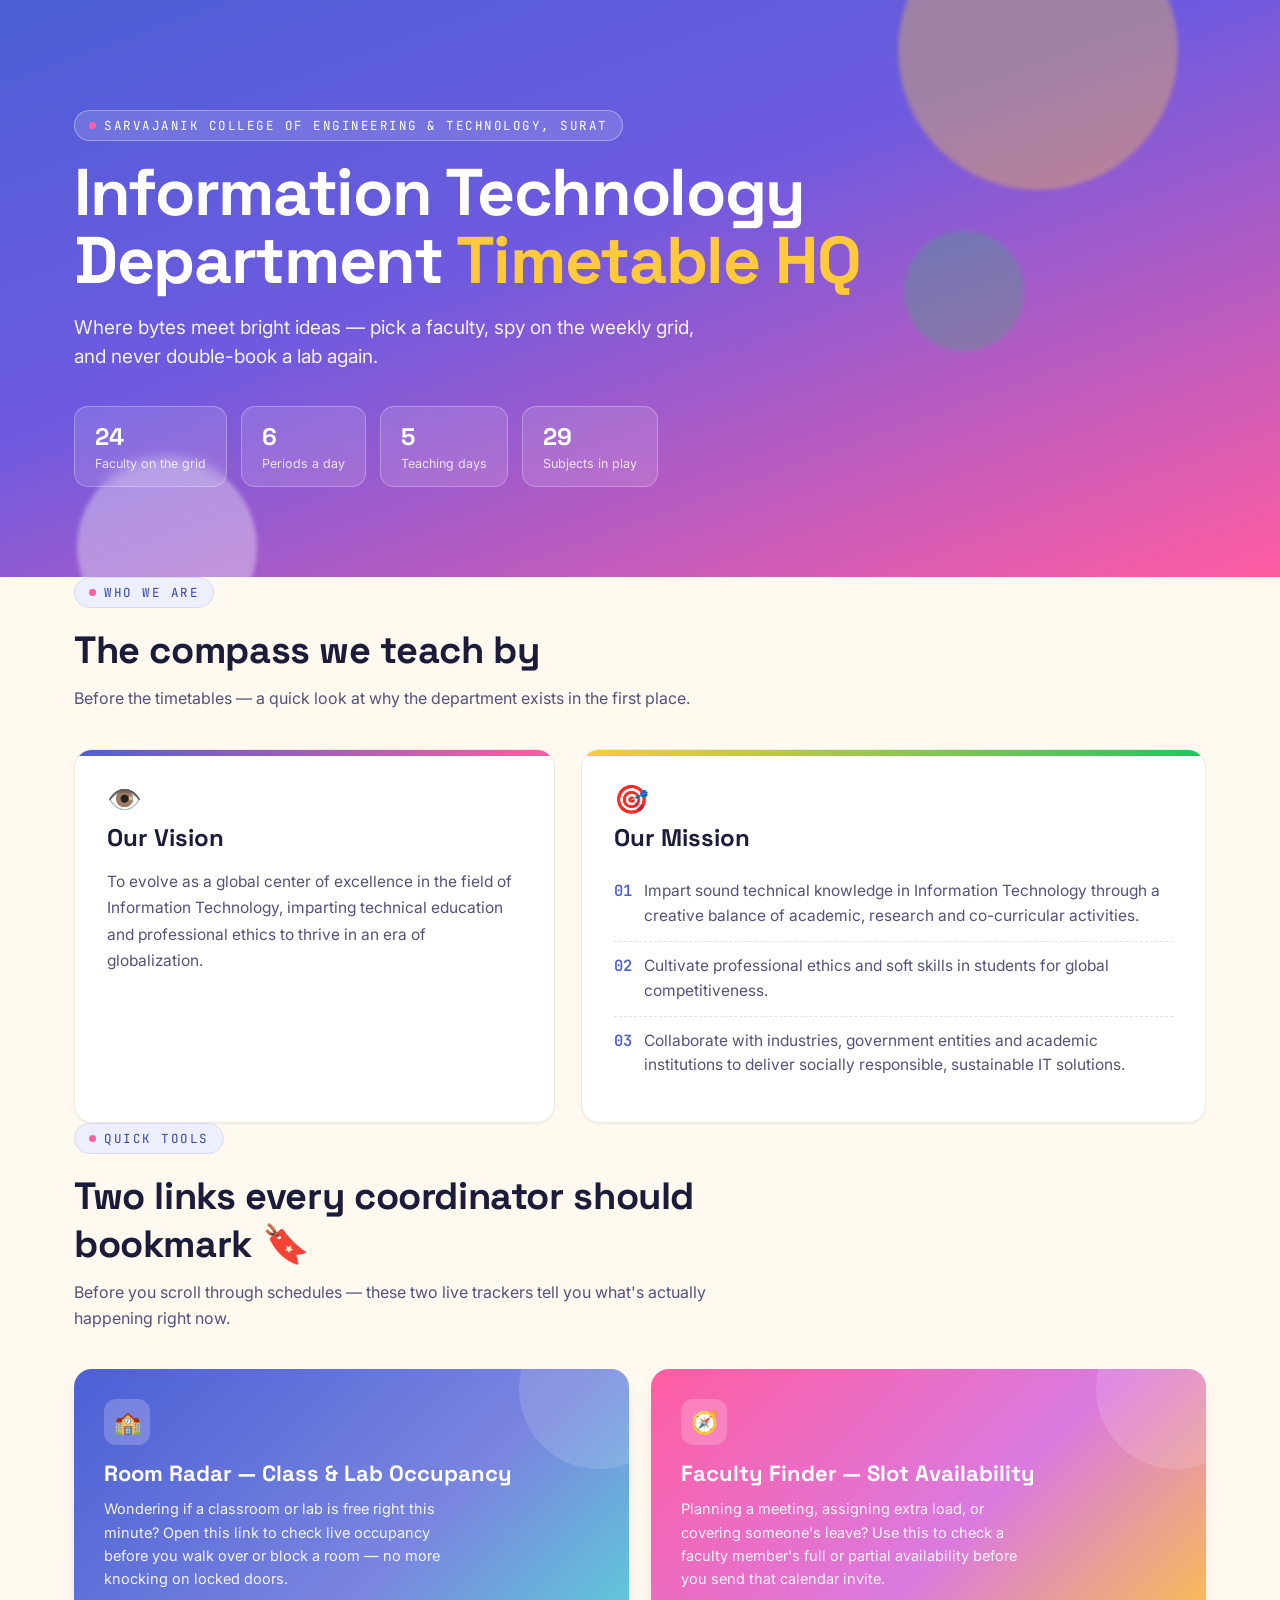
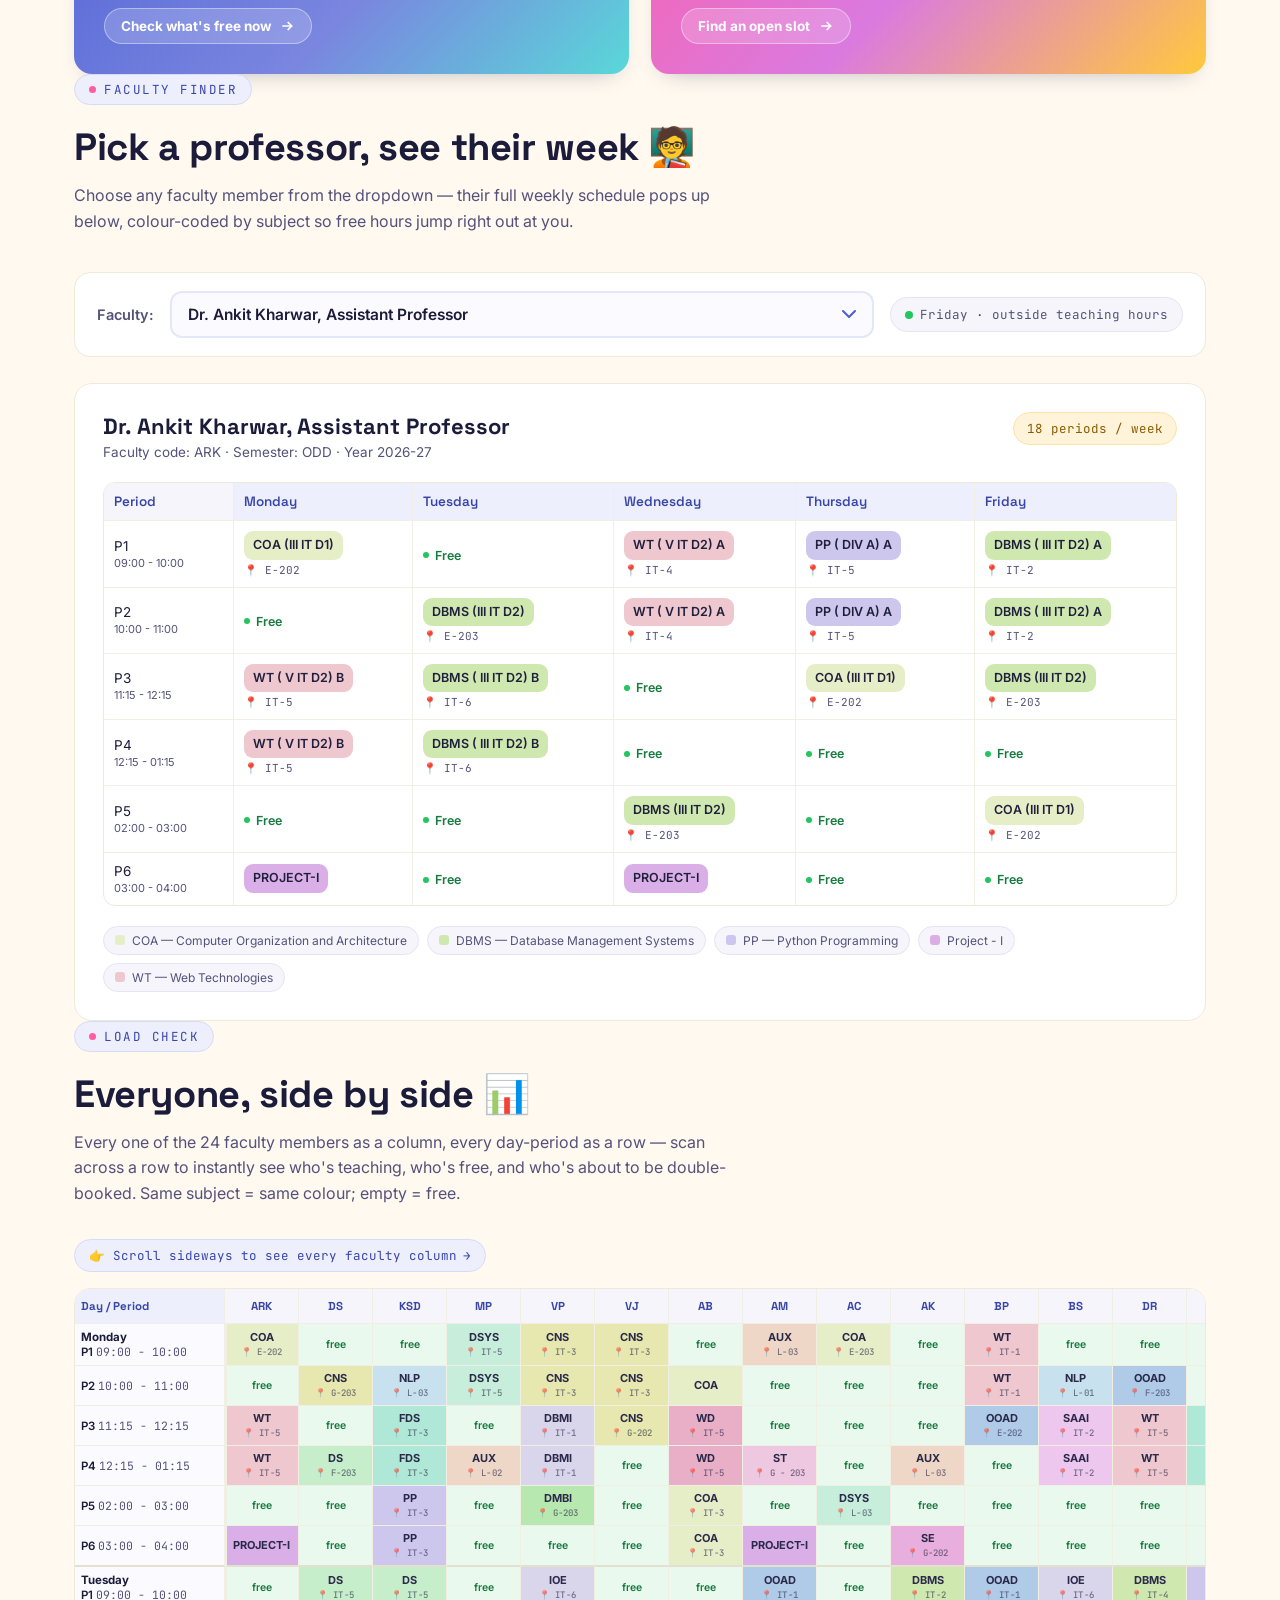
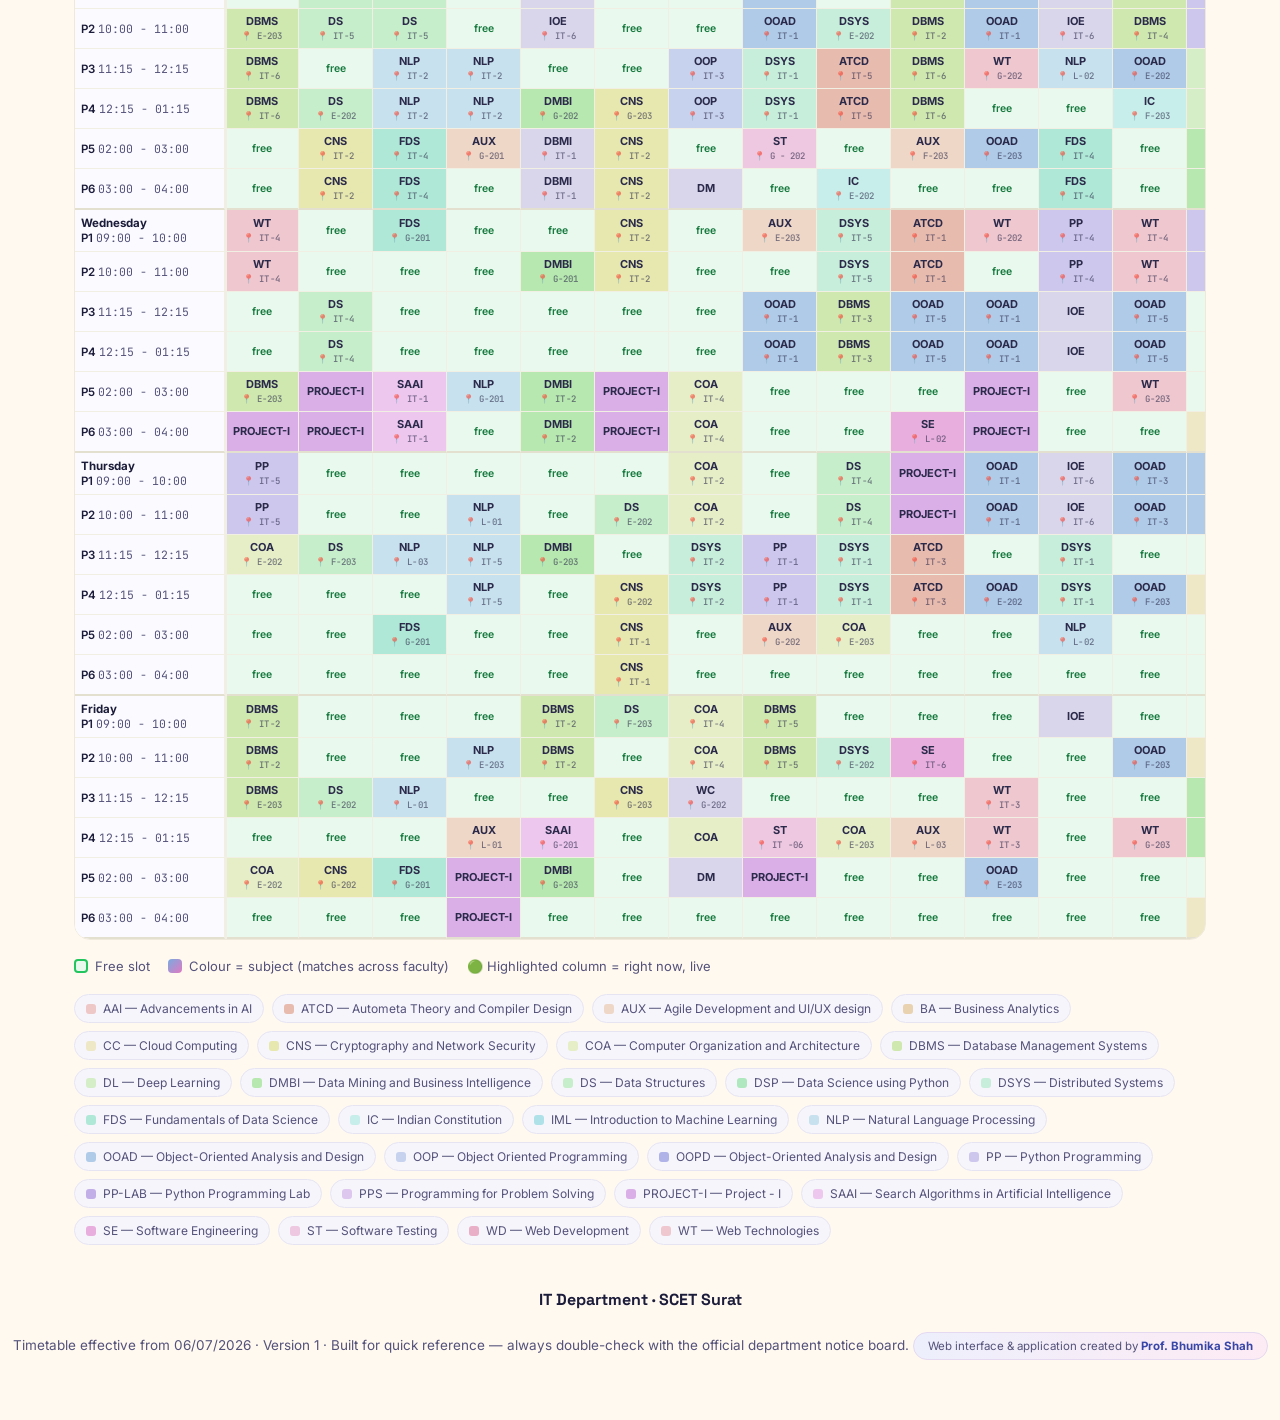
<file: IT/index.html>
<!DOCTYPE html>
<html lang="en">
<head>
<meta charset="UTF-8">
<meta name="viewport" content="width=device-width, initial-scale=1.0">
<title>IT Department • SCET Surat — Timetable HQ</title>
<link rel="preconnect" href="https://fonts.googleapis.com">
<link href="https://fonts.googleapis.com/css2?family=Space+Grotesk:wght@400;500;600;700&family=Inter:wght@400;500;600;700;800&family=JetBrains+Mono:wght@500&display=swap" rel="stylesheet">
<style>
  :root{
    --bg:#FFF9F0;
    --ink:#1B1B3A;
    --sub-ink:#54527A;
    --primary:#4C5FD5;
    --primary-deep:#3846A8;
    --pink:#FF5DA2;
    --yellow:#FFC93C;
    --green:#22C55E;
    --card:#FFFFFF;
    --ring: rgba(76,95,213,.18);
    --free-bg:#EAF9EE;
    --free-border:#22C55E;
    --radius:18px;
  }
  *{box-sizing:border-box;}
  html{scroll-behavior:smooth;}
  body{
    margin:0;
    background:var(--bg);
    color:var(--ink);
    font-family:'Inter',sans-serif;
    -webkit-font-smoothing:antialiased;
  }
  h1,h2,h3,.display{font-family:'Space Grotesk',sans-serif;}
  .mono{font-family:'JetBrains Mono',monospace;}
  a{color:inherit;}
  ::selection{background:var(--yellow); color:var(--ink);}

  /* ---------- Layout helpers ---------- */
  .wrap{max-width:1180px;margin:0 auto;padding:0 24px;}
  section{padding:78px 0;}
  .eyebrow{
    display:inline-flex;align-items:center;gap:8px;
    font-family:'JetBrains Mono',monospace;
    font-size:12.5px;letter-spacing:.12em;text-transform:uppercase;
    color:var(--primary-deep);
    background:#EDEFFC;border:1px solid #D6DAF6;
    padding:6px 14px;border-radius:999px;
    margin-bottom:18px;
  }
  .eyebrow .dot{width:7px;height:7px;border-radius:50%;background:var(--pink);}

  /* ---------- HERO ---------- */
  .hero{
    position:relative;
    overflow:hidden;
    background:linear-gradient(160deg,#4C5FD5 0%, #6E5AE0 42%, #FF5DA2 100%);
    color:#fff;
    padding:110px 0 90px;
  }
  .blob{position:absolute;border-radius:50%;filter:blur(2px);opacity:.35;animation:float 9s ease-in-out infinite;}
  .blob.b1{width:280px;height:280px;background:var(--yellow);top:-90px;right:8%;animation-duration:11s;}
  .blob.b2{width:180px;height:180px;background:#fff;bottom:-60px;left:6%;animation-duration:8s;animation-delay:1s;}
  .blob.b3{width:120px;height:120px;background:var(--green);top:40%;right:20%;animation-duration:7s;animation-delay:.5s;opacity:.25;}
  @keyframes float{0%,100%{transform:translateY(0) translateX(0);}50%{transform:translateY(-26px) translateX(14px);}}

  .hero-inner{position:relative;z-index:2;}
  .hero .eyebrow{background:rgba(255,255,255,.14);border-color:rgba(255,255,255,.35);color:#fff;}
  .hero h1{
    font-size:clamp(38px,6vw,66px);
    line-height:1.03;
    margin:0 0 18px;
    font-weight:700;
    letter-spacing:-.02em;
  }
  .hero h1 span{color:var(--yellow);}
  .hero p.tag{
    font-size:19px;max-width:620px;color:rgba(255,255,255,.92);
    margin:0 0 34px;line-height:1.55;
  }
  .type-cursor{display:inline-block;width:3px;background:var(--yellow);animation:blink 1s steps(1) infinite;margin-left:2px;}
  @keyframes blink{50%{opacity:0;}}

  .hero-stats{display:flex;gap:14px;flex-wrap:wrap;}
  .hstat{
    background:rgba(255,255,255,.12);
    border:1px solid rgba(255,255,255,.28);
    border-radius:14px;padding:14px 20px;
    backdrop-filter:blur(6px);
  }
  .hstat b{display:block;font-family:'Space Grotesk',sans-serif;font-size:24px;}
  .hstat span{font-size:12.5px;color:rgba(255,255,255,.8);}

  /* ---------- VISION / MISSION ---------- */
  .vm-grid{display:grid;grid-template-columns:1fr 1.3fr;gap:26px;}
  @media(max-width:820px){.vm-grid{grid-template-columns:1fr;}}
  .card{
    background:var(--card);
    border:1px solid #EFE9DC;
    border-radius:var(--radius);
    padding:32px;
    box-shadow:0 2px 0 rgba(27,27,58,.03);
  }
  .vm-card{position:relative;overflow:hidden;}
  .vm-card::before{
    content:"";position:absolute;top:0;left:0;right:0;height:6px;
  }
  .vision::before{background:linear-gradient(90deg,var(--primary),var(--pink));}
  .mission::before{background:linear-gradient(90deg,var(--yellow),var(--green));}
  .card h3{font-size:24px;margin:6px 0 14px;}
  .card p{color:var(--sub-ink);line-height:1.7;font-size:15.5px;}
  .mission ul{margin:0;padding-left:0;list-style:none;}
  .mission li{
    display:flex;gap:12px;align-items:flex-start;
    padding:12px 0;border-top:1px dashed #EAE4D6;color:var(--sub-ink);
    font-size:15.5px;line-height:1.6;
  }
  .mission li:first-child{border-top:none;}
  .mission li .num{
    font-family:'JetBrains Mono',monospace;color:var(--primary);
    font-weight:600;flex-shrink:0;
  }

  /* ---------- Section headers ---------- */
  .sec-head{margin-bottom:38px;max-width:680px;}
  .sec-head h2{font-size:clamp(28px,4vw,38px);margin:0 0 12px;letter-spacing:-.01em;}
  .sec-head p{color:var(--sub-ink);font-size:16px;line-height:1.6;margin:0;}

  /* ---------- Faculty picker ---------- */
  .picker-bar{
    display:flex;gap:16px;align-items:center;flex-wrap:wrap;
    background:var(--card);border:1px solid #EFE9DC;border-radius:16px;
    padding:18px 22px;margin-bottom:26px;
  }
  .picker-bar label{font-weight:600;font-size:14.5px;color:var(--sub-ink);white-space:nowrap;}
  select#facultySelect{
    flex:1;min-width:240px;
    font-family:'Inter',sans-serif;font-size:15.5px;font-weight:600;
    padding:12px 16px;border-radius:12px;border:2px solid #E4E7F7;
    background:#FBFBFF;color:var(--ink);cursor:pointer;
    appearance:none;
    background-image:url("data:image/svg+xml;utf8,<svg xmlns='http://www.w3.org/2000/svg' width='14' height='9' viewBox='0 0 14 9'><path d='M1 1l6 6 6-6' stroke='%234C5FD5' stroke-width='2' fill='none' stroke-linecap='round' stroke-linejoin='round'/></svg>");
    background-repeat:no-repeat;background-position:right 16px center;padding-right:44px;
    transition:border-color .2s, box-shadow .2s;
  }
  select#facultySelect:focus{outline:none;border-color:var(--primary);box-shadow:0 0 0 4px var(--ring);}
  .now-chip{
    font-family:'JetBrains Mono',monospace;font-size:12.5px;
    padding:8px 14px;border-radius:999px;background:#EAF9EE;color:#177B3F;
    border:1px solid #BFEBCB;display:flex;align-items:center;gap:7px;white-space:nowrap;
  }
  .now-chip .pulse{width:8px;height:8px;border-radius:50%;background:var(--green);animation:pulse 1.6s infinite;}
  @keyframes pulse{0%{box-shadow:0 0 0 0 rgba(34,197,94,.5);}70%{box-shadow:0 0 0 8px rgba(34,197,94,0);}100%{box-shadow:0 0 0 0 rgba(34,197,94,0);}}

  .fac-card{
    background:var(--card);border:1px solid #EFE9DC;border-radius:var(--radius);
    padding:28px;opacity:0;transform:translateY(10px);
    animation:riseIn .45s ease forwards;
  }
  @keyframes riseIn{to{opacity:1;transform:translateY(0);}}
  .fac-head{display:flex;justify-content:space-between;align-items:flex-start;gap:16px;flex-wrap:wrap;margin-bottom:22px;}
  .fac-head h3{margin:0 0 4px;font-size:22px;}
  .fac-head .meta{color:var(--sub-ink);font-size:13.5px;}
  .load-pill{
    font-family:'JetBrains Mono',monospace;font-size:12.5px;
    background:#FFF3D9;color:#8A5B00;border:1px solid #FCE3A3;
    padding:7px 13px;border-radius:999px;white-space:nowrap;
  }

  table.grid{border-collapse:separate;border-spacing:0;width:100%;}
  .tbl-scroll{overflow-x:auto;border-radius:12px;border:1px solid #EFE9DC;}
  table.grid th, table.grid td{
    padding:10px 10px;text-align:left;font-size:13.5px;
    border-bottom:1px solid #F1EEE4;border-right:1px solid #F1EEE4;
  }
  table.grid th{
    background:#F6F5FB;font-family:'Space Grotesk',sans-serif;font-weight:600;
    color:var(--primary-deep);position:sticky;top:0;
  }
  table.grid tr:last-child td{border-bottom:none;}
  table.grid td:last-child, table.grid th:last-child{border-right:none;}
  .cell-slot{min-width:130px;}
  .slot-tag{
    display:inline-block;padding:6px 9px;border-radius:9px;font-weight:600;
    font-size:12.5px;line-height:1.3;color:#20203D;
  }
  .slot-room{display:block;font-size:11px;color:var(--sub-ink);margin-top:3px;font-family:'JetBrains Mono',monospace;}
  .slot-free{
    display:inline-flex;align-items:center;gap:6px;
    color:#177B3F;font-size:12.5px;font-weight:600;
  }
  .slot-free .dot{width:6px;height:6px;border-radius:50%;background:var(--green);}
  .day-th{background:#EDEFFC !important;}
  .now-row{outline:2px solid var(--green);outline-offset:-2px;border-radius:8px;}
  .now-col{background:#FFFDF3 !important;}

  .legend-strip{display:flex;flex-wrap:wrap;gap:8px;margin-top:20px;}
  .legend-chip{
    display:inline-flex;align-items:center;gap:7px;
    font-size:12px;padding:6px 11px;border-radius:999px;
    background:#F6F5FB;border:1px solid #E6E4F2;color:var(--sub-ink);
  }
  .legend-chip .sw{width:10px;height:10px;border-radius:3px;}

  /* ---------- Consolidated ---------- */
  .scroll-hint{
    display:inline-flex;align-items:center;gap:6px;
    font-family:'JetBrains Mono',monospace;font-size:12.5px;color:var(--primary-deep);
    background:#EDEFFC;border:1px solid #D6DAF6;padding:7px 14px;border-radius:999px;
    margin:-14px 0 16px;
  }
  .scroll-hint .arrow{display:inline-block;animation:nudge 1.4s ease-in-out infinite;}
  @keyframes nudge{0%,100%{transform:translateX(0);}50%{transform:translateX(5px);}}
  .consol-wrap{
    overflow-x:auto;border-radius:16px;border:1px solid #EFE9DC;background:var(--card);
    scrollbar-width:thin;scrollbar-color:var(--primary) #EFE9DC;
  }
  .consol-wrap::-webkit-scrollbar{height:10px;}
  .consol-wrap::-webkit-scrollbar-track{background:#F3F1E9;}
  .consol-wrap::-webkit-scrollbar-thumb{background:var(--primary);border-radius:6px;}
  table.consol{border-collapse:separate;border-spacing:0;width:max-content;min-width:100%;table-layout:fixed;}
  table.consol th, table.consol td{
    border-bottom:1px solid #F1EEE4;border-right:1px solid #F1EEE4;
    padding:6px 6px;font-size:11.5px;white-space:nowrap;text-align:center;
    width:74px;
  }
  table.consol thead th{
    background:#F6F5FB;position:sticky;top:0;z-index:3;
    font-family:'Space Grotesk',sans-serif;font-weight:700;color:var(--primary-deep);
    font-size:11.5px;padding:10px 6px;
  }
  table.consol thead th.corner{left:0;z-index:5;background:#EDEFFC;text-align:left;width:150px;}
  table.consol td.rowhead, table.consol th.rowhead{
    position:sticky;left:0;z-index:2;background:#FBFBFF;text-align:left;font-weight:600;color:var(--ink);
    box-shadow:2px 0 0 #F1EEE4;width:150px;white-space:normal;
  }
  table.consol td.freecell{background:var(--free-bg);color:#177B3F;font-weight:600;font-size:10.5px;}
  table.consol td.subjcell{
    font-weight:700;color:#2B2A4A;font-size:11px;line-height:1.25;
    white-space:normal;word-break:break-word;vertical-align:middle;
  }
  table.consol td.subjcell .rm{
    display:block;font-weight:500;color:rgba(43,42,74,.62);font-size:9px;
    margin-top:2px;font-family:'JetBrains Mono',monospace;letter-spacing:.01em;
  }
  table.consol tbody tr:nth-child(6n)>td{border-bottom:2px solid #E4E0D0;}

  .load-legend{display:flex;align-items:center;gap:18px;flex-wrap:wrap;margin:18px 0 0;font-size:13px;color:var(--sub-ink);}
  .load-legend .lg-item{display:flex;align-items:center;gap:7px;}
  .load-legend .sw{width:14px;height:14px;border-radius:4px;}
  .sw.free{background:var(--free-bg);border:2px solid var(--free-border);}
  .sw.busy{background:linear-gradient(135deg,#7AAADF,#DF7AC2);}

  /* ---------- Tools ---------- */
  .tools-grid{display:grid;grid-template-columns:1fr 1fr;gap:22px;}
  @media(max-width:760px){.tools-grid{grid-template-columns:1fr;}}
  .tool-card{
    position:relative;border-radius:var(--radius);padding:30px;color:#fff;
    overflow:hidden;text-decoration:none;display:block;
    transition:transform .25s ease, box-shadow .25s ease;
    box-shadow:0 10px 24px -14px rgba(27,27,58,.35);
  }
  .tool-card:hover{transform:translateY(-4px);}
  .tool-card.a{background:linear-gradient(135deg,#4C5FD5,#7A86DF 60%, #59D8D8);}
  .tool-card.b{background:linear-gradient(135deg,#FF5DA2,#DA7ADF 55%, #FFC93C);}
  .tool-card h4{font-family:'Space Grotesk',sans-serif;font-size:22px;margin:14px 0 10px;}
  .tool-card p{font-size:14.5px;line-height:1.6;color:rgba(255,255,255,.92);margin:0 0 18px;max-width:360px;}
  .tool-card .go{
    display:inline-flex;align-items:center;gap:8px;font-weight:700;font-size:13.5px;
    background:rgba(255,255,255,.18);border:1px solid rgba(255,255,255,.4);
    padding:9px 16px;border-radius:999px;
  }
  .tool-card .go svg{transition:transform .2s ease;}
  .tool-card:hover .go svg{transform:translateX(4px);}
  .tool-icon{
    width:46px;height:46px;border-radius:12px;background:rgba(255,255,255,.2);
    display:flex;align-items:center;justify-content:center;font-size:22px;
  }
  .tool-card .blob-deco{position:absolute;width:160px;height:160px;border-radius:50%;background:rgba(255,255,255,.13);top:-60px;right:-50px;}

  footer{padding:44px 0 60px;text-align:center;color:var(--sub-ink);font-size:13.5px;}
  footer .fmark{font-family:'Space Grotesk',sans-serif;font-weight:700;color:var(--ink);font-size:16px;margin-bottom:6px;}
  footer .credit{
    display:inline-block;margin-top:16px;font-size:11.5px;
    padding:6px 14px;border-radius:999px;
    background:linear-gradient(90deg,#EDEFFC,#FDEBF4);
    border:1px solid #E4D9F0;color:var(--sub-ink);
  }
  footer .credit span{font-weight:700;color:var(--primary-deep);}

  .reveal{opacity:0;transform:translateY(16px);transition:opacity .6s ease, transform .6s ease;}
  .reveal.in{opacity:1;transform:translateY(0);}

  @media (prefers-reduced-motion: reduce){
    *{animation:none !important; transition:none !important;}
  }
</style>
</head>
<body>

<!-- ================= HERO ================= -->
<div class="hero">
  <div class="blob b1"></div>
  <div class="blob b2"></div>
  <div class="blob b3"></div>
  <div class="wrap hero-inner">
    <span class="eyebrow"><span class="dot"></span> Sarvajanik College of Engineering &amp; Technology, Surat</span>
    <h1>Information Technology<br>Department <span>Timetable HQ</span></h1>
    <p class="tag" id="typeTarget">Where bytes meet bright ideas — pick a faculty, spy on the weekly grid, and never double-book a lab again.<span class="type-cursor" id="cursorEl"></span></p>
    <div class="hero-stats">
      <div class="hstat"><b id="statFaculty">--</b><span>Faculty on the grid</span></div>
      <div class="hstat"><b>6</b><span>Periods a day</span></div>
      <div class="hstat"><b>5</b><span>Teaching days</span></div>
      <div class="hstat"><b id="statSubjects">--</b><span>Subjects in play</span></div>
    </div>
  </div>
</div>

<!-- ================= VISION / MISSION ================= -->
<section class="wrap reveal">
  <div class="sec-head">
    <span class="eyebrow"><span class="dot"></span> Who we are</span>
    <h2>The compass we teach by</h2>
    <p>Before the timetables — a quick look at why the department exists in the first place.</p>
  </div>
  <div class="vm-grid">
    <div class="card vm-card vision">
      <div style="font-size:28px;">👁️</div>
      <h3>Our Vision</h3>
      <p>To evolve as a global center of excellence in the field of Information Technology, imparting technical education and professional ethics to thrive in an era of globalization.</p>
    </div>
    <div class="card vm-card mission">
      <div style="font-size:28px;">🎯</div>
      <h3>Our Mission</h3>
      <ul>
        <li><span class="num">01</span><span>Impart sound technical knowledge in Information Technology through a creative balance of academic, research and co-curricular activities.</span></li>
        <li><span class="num">02</span><span>Cultivate professional ethics and soft skills in students for global competitiveness.</span></li>
        <li><span class="num">03</span><span>Collaborate with industries, government entities and academic institutions to deliver socially responsible, sustainable IT solutions.</span></li>
      </ul>
    </div>
  </div>
</section>

<!-- ================= TOOLS ================= -->
<section class="wrap reveal" id="tools">
  <div class="sec-head">
    <span class="eyebrow"><span class="dot"></span> Quick Tools</span>
    <h2>Two links every coordinator should bookmark 🔖</h2>
    <p>Before you scroll through schedules — these two live trackers tell you what's actually happening right now.</p>
  </div>
  <div class="tools-grid">
    <a class="tool-card a" href="https://bhumikaa7981.github.io/Resources/occupancy/" target="_blank" rel="noopener">
      <div class="blob-deco"></div>
      <div class="tool-icon">🏫</div>
      <h4>Room Radar — Class &amp; Lab Occupancy</h4>
      <p>Wondering if a classroom or lab is free right this minute? Open this link to check live occupancy before you walk over or block a room — no more knocking on locked doors.</p>
      <span class="go">Check what's free now <svg width="16" height="16" viewBox="0 0 24 24" fill="none" stroke="currentColor" stroke-width="2.5"><path d="M5 12h14M13 6l6 6-6 6"/></svg></span>
    </a>
    <a class="tool-card b" href="https://bhumikaa7981.github.io/Resources/" target="_blank" rel="noopener">
      <div class="blob-deco"></div>
      <div class="tool-icon">🧭</div>
      <h4>Faculty Finder — Slot Availability</h4>
      <p>Planning a meeting, assigning extra load, or covering someone's leave? Use this to check a faculty member's full or partial availability before you send that calendar invite.</p>
      <span class="go">Find an open slot <svg width="16" height="16" viewBox="0 0 24 24" fill="none" stroke="currentColor" stroke-width="2.5"><path d="M5 12h14M13 6l6 6-6 6"/></svg></span>
    </a>
  </div>
</section>

<!-- ================= FACULTY PICKER ================= -->
<section class="wrap reveal" id="picker">
  <div class="sec-head">
    <span class="eyebrow"><span class="dot"></span> Faculty Finder</span>
    <h2>Pick a professor, see their week 🧑‍🏫</h2>
    <p>Choose any faculty member from the dropdown — their full weekly schedule pops up below, colour-coded by subject so free hours jump right out at you.</p>
  </div>

  <div class="picker-bar">
    <label for="facultySelect">Faculty:</label>
    <select id="facultySelect"></select>
    <span class="now-chip" id="nowChip"><span class="pulse"></span> <span id="nowChipText">checking the clock…</span></span>
  </div>

  <div id="facultyCardHolder"></div>
</section>

<!-- ================= CONSOLIDATED ================= -->
<section class="wrap reveal" id="consolidated">
  <div class="sec-head">
    <span class="eyebrow"><span class="dot"></span> Load Check</span>
    <h2>Everyone, side by side 📊</h2>
    <p>Every one of the <span id="statFaculty2">--</span> faculty members as a column, every day-period as a row — scan across a row to instantly see who's teaching, who's free, and who's about to be double-booked. Same subject = same colour; empty = free.</p>
  </div>
  <p class="scroll-hint">👉 Scroll sideways to see every faculty column <span class="arrow">→</span></p>
  <div class="consol-wrap">
    <div id="consolHolder"></div>
  </div>
  <div class="load-legend">
    <div class="lg-item"><span class="sw free"></span> Free slot</div>
    <div class="lg-item"><span class="sw busy"></span> Colour = subject (matches across faculty)</div>
    <div class="lg-item">🟢 Highlighted column = right now, live</div>
  </div>
  <div class="legend-strip" id="fullLegend"></div>
</section>

<footer>
  <div class="fmark">IT Department · SCET Surat</div>
  Timetable effective from 06/07/2026 · Version 1 · Built for quick reference — always double-check with the official department notice board.
  <div class="credit">Web interface &amp; application created by <span>Prof. Bhumika Shah</span></div>
</footer>

<script id="bundleData" type="application/json">{"faculty": {"MP": {"name": "Dr. Mita Parikh , Professor & HOD", "schedule": {"MON": [{"period": 1, "time": "09:00-10:00", "subject": "DSYS ( VII IT D1) A (IT 5)", "room": ""}, {"period": 2, "time": "10:00- 11:00", "subject": "DSYS ( VII IT D1) A (IT 5)", "room": ""}, {"period": 4, "time": "12:15- 01:15", "subject": "AUX (VII IT D1)", "room": "L-02"}], "TUE": [{"period": 3, "time": "11:15- 12:15", "subject": "NLP ( VII AIDS) A (IT 2)", "room": ""}, {"period": 4, "time": "12:15- 01:15", "subject": "NLP ( VII AIDS) A (IT 2)", "room": ""}, {"period": 5, "time": "02:00-03:00", "subject": "AUX (VII IT D1)", "room": "G-201"}], "WED": [{"period": 5, "time": "02:00-03:00", "subject": "NLP (VII IT D1)", "room": "G-201"}], "THU": [{"period": 2, "time": "10:00- 11:00", "subject": "NLP (VII AIDS)", "room": "L-01"}, {"period": 3, "time": "11:15- 12:15", "subject": "NLP ( VII AIDS) B (IT 5)", "room": ""}, {"period": 4, "time": "12:15- 01:15", "subject": "NLP ( VII AIDS) B (IT 5)", "room": ""}], "FRI": [{"period": 2, "time": "10:00- 11:00", "subject": "NLP (VII AIDS)", "room": "E-203"}, {"period": 4, "time": "12:15- 01:15", "subject": "AUX (VII IT D1)", "room": "L-01"}, {"period": 5, "time": "02:00-03:00", "subject": "PROJECT-I", "room": ""}, {"period": 6, "time": "03:00-04:00", "subject": "PROJECT-I", "room": ""}]}, "subjects": {"AUX": {"full": "Agile Development and UI/UX design", "code": "BTIT14701"}, "NLP": {"full": "Natural Language Processing", "code": "BTIT14706"}, "DSYS": {"full": "Distributed Systems", "code": "BTIT13702"}}, "periods": [{"period": 1, "time": "09:00-10:00"}, {"period": 2, "time": "10:00- 11:00"}, {"period": 3, "time": "11:15- 12:15"}, {"period": 4, "time": "12:15- 01:15"}, {"period": 5, "time": "02:00-03:00"}, {"period": 6, "time": "03:00-04:00"}]}, "VJ": {"name": "Dr. Vivaksha Jariwala, Professor", "schedule": {"MON": [{"period": 1, "time": "09:00-10:00", "subject": "CNS ( V IT D1) B (IT 3)", "room": ""}, {"period": 2, "time": "10:00- 11:00", "subject": "CNS ( V IT D1) B (IT 3)", "room": ""}, {"period": 3, "time": "11:15- 12:15", "subject": "CNS (V IT D1)", "room": "G-202"}], "TUE": [{"period": 4, "time": "12:15- 01:15", "subject": "CNS (V IT D2)", "room": "G-203"}, {"period": 5, "time": "02:00-03:00", "subject": "CNS ( V IT D2) A (IT 2)", "room": ""}, {"period": 6, "time": "03:00-04:00", "subject": "CNS ( V IT D2) A (IT 2)", "room": ""}], "WED": [{"period": 1, "time": "09:00-10:00", "subject": "CNS ( V IT D2) B (IT 2)", "room": ""}, {"period": 2, "time": "10:00- 11:00", "subject": "CNS ( V IT D2) B (IT 2)", "room": ""}, {"period": 5, "time": "02:00-03:00", "subject": "PROJECT-I", "room": ""}, {"period": 6, "time": "03:00-04:00", "subject": "PROJECT-I", "room": ""}], "THU": [{"period": 2, "time": "10:00- 11:00", "subject": "DS (III IT D1)", "room": "E-202"}, {"period": 4, "time": "12:15- 01:15", "subject": "CNS (V IT D1)", "room": "G-202"}, {"period": 5, "time": "02:00-03:00", "subject": "CNS ( V IT D1) A (IT 1)", "room": ""}, {"period": 6, "time": "03:00-04:00", "subject": "CNS ( V IT D1) A (IT 1)", "room": ""}], "FRI": [{"period": 1, "time": "09:00-10:00", "subject": "DS (III AIDS)", "room": "F-203"}, {"period": 3, "time": "11:15- 12:15", "subject": "CNS (V IT D2)", "room": "G-203"}]}, "subjects": {"CNS": {"full": "Cryptography and Network Security", "code": "BTIT13502"}, "DS": {"full": "Data Structures", "code": "BTIT23301"}, "DBMS": {"full": "Database Management Systems", "code": "BTCO23305"}}, "periods": [{"period": 1, "time": "09:00-10:00"}, {"period": 2, "time": "10:00- 11:00"}, {"period": 3, "time": "11:15- 12:15"}, {"period": 4, "time": "12:15- 01:15"}, {"period": 5, "time": "02:00-03:00"}, {"period": 6, "time": "03:00-04:00"}]}, "DS": {"name": "Dr. Dhruti Sharma, Associate Professor", "schedule": {"MON": [{"period": 2, "time": "10:00- 11:00", "subject": "CNS (V IT D2)", "room": "G-203"}, {"period": 4, "time": "12:15- 01:15", "subject": "DS (III AIDS)", "room": "F-203"}], "TUE": [{"period": 1, "time": "09:00-10:00", "subject": "DS ( III AIDS) A (IT 5)", "room": ""}, {"period": 2, "time": "10:00- 11:00", "subject": "DS ( III AIDS) A (IT 5)", "room": ""}, {"period": 4, "time": "12:15- 01:15", "subject": "DS (III IT D1)", "room": "E-202"}, {"period": 5, "time": "02:00-03:00", "subject": "CNS ( V IT D2) A (IT 2)", "room": ""}, {"period": 6, "time": "03:00-04:00", "subject": "CNS ( V IT D2) A (IT 2)", "room": ""}], "WED": [{"period": 3, "time": "11:15- 12:15", "subject": "DS ( III IT D1) B (IT 4)", "room": ""}, {"period": 4, "time": "12:15- 01:15", "subject": "DS ( III IT D1) B (IT 4)", "room": ""}, {"period": 5, "time": "02:00-03:00", "subject": "PROJECT-I", "room": ""}, {"period": 6, "time": "03:00-04:00", "subject": "PROJECT-I", "room": ""}], "THU": [{"period": 3, "time": "11:15- 12:15", "subject": "DS (III AIDS)", "room": "F-203"}], "FRI": [{"period": 3, "time": "11:15- 12:15", "subject": "DS (III IT D1)", "room": "E-202"}, {"period": 5, "time": "02:00-03:00", "subject": "CNS (V IT D1)", "room": "G-202"}]}, "subjects": {"CNS": {"full": "Cryptography and Network Security", "code": "BTIT13502"}, "DS": {"full": "Data Structures", "code": "BTIT23301"}}, "periods": [{"period": 1, "time": "09:00-10:00"}, {"period": 2, "time": "10:00- 11:00"}, {"period": 3, "time": "11:15- 12:15"}, {"period": 4, "time": "12:15- 01:15"}, {"period": 5, "time": "02:00-03:00"}, {"period": 6, "time": "03:00-04:00"}]}, "HV": {"name": "Prof. Hiren Vavaiya, Assistant Professor", "schedule": {"MON": [{"period": 2, "time": "10:00- 11:00", "subject": "DBMS (III IT D1)", "room": "E-202"}, {"period": 4, "time": "12:15- 01:15", "subject": "DS (III IT D2)", "room": "E-203"}], "TUE": [{"period": 1, "time": "09:00-10:00", "subject": "DBMS ( III IT D1) A (IT 4)", "room": ""}, {"period": 2, "time": "10:00- 11:00", "subject": "DBMS ( III IT D1) A (IT 4)", "room": ""}, {"period": 3, "time": "11:15- 12:15", "subject": "DS ( III IT D2) A (IT 3)", "room": ""}, {"period": 4, "time": "12:15- 01:15", "subject": "DS ( III IT D2) A (IT 3)", "room": ""}], "WED": [{"period": 1, "time": "09:00-10:00", "subject": "DBMS (III IT D1)", "room": "E-202"}, {"period": 3, "time": "11:15- 12:15", "subject": "DS (III IT D2)", "room": "E-203"}, {"period": 5, "time": "02:00-03:00", "subject": "DMBI ( V AIDS) B (IT 2)", "room": ""}, {"period": 6, "time": "03:00-04:00", "subject": "DMBI ( V AIDS) B (IT 2)", "room": ""}], "THU": [{"period": 1, "time": "09:00-10:00", "subject": "DS ( III IT D2) B (IT 4)", "room": ""}, {"period": 2, "time": "10:00- 11:00", "subject": "DS ( III IT D2) B (IT 4)", "room": ""}, {"period": 4, "time": "12:15- 01:15", "subject": "DS (III IT D2)", "room": "E-203"}], "FRI": [{"period": 1, "time": "09:00-10:00", "subject": "DBMS ( III IT D1) B (IT 5)", "room": ""}, {"period": 2, "time": "10:00- 11:00", "subject": "DBMS ( III IT D1) B (IT 5)", "room": ""}, {"period": 4, "time": "12:15- 01:15", "subject": "DBMS (III IT D1)", "room": "E-202"}, {"period": 5, "time": "02:00-03:00", "subject": "PROJECT-I", "room": ""}, {"period": 6, "time": "03:00-04:00", "subject": "PROJECT-I", "room": ""}]}, "subjects": {"DS": {"full": "Data Structures", "code": "BTIT23301"}, "DBMS": {"full": "Database Management Systems", "code": "BTCO23305"}, "DMBI": {"full": "Data Mining and Business Intelligence", "code": "BTIT13501"}}, "periods": [{"period": 1, "time": "09:00-10:00"}, {"period": 2, "time": "10:00- 11:00"}, {"period": 3, "time": "11:15- 12:15"}, {"period": 4, "time": "12:15- 01:15"}, {"period": 5, "time": "02:00-03:00"}, {"period": 6, "time": "03:00-04:00"}]}, "TG": {"name": "Prof. Tushar Gohil, Assistant Professor", "schedule": {"MON": [{"period": 1, "time": "09:00-10:00", "subject": "PP ( DIV C) B (IT 5)", "room": ""}, {"period": 2, "time": "10:00- 11:00", "subject": "PP ( DIV C) B (IT 5)", "room": ""}, {"period": 6, "time": "03:00-04:00", "subject": "CC (V IT D2)", "room": "G-203"}], "TUE": [{"period": 5, "time": "02:00-03:00", "subject": "CC (V IT D1)", "room": "L-02"}], "WED": [{"period": 1, "time": "09:00-10:00", "subject": "DSYS ( VII IT D2) B (IT 5)", "room": ""}, {"period": 2, "time": "10:00- 11:00", "subject": "DSYS ( VII IT D2) B (IT 5)", "room": ""}, {"period": 6, "time": "03:00-04:00", "subject": "CC (V IT D1)", "room": "G-202"}], "THU": [{"period": 1, "time": "09:00-10:00", "subject": "PROJECT-I", "room": ""}, {"period": 2, "time": "10:00- 11:00", "subject": "PROJECT-I", "room": ""}, {"period": 3, "time": "11:15- 12:15", "subject": "DL ( VII AIDS) A (IT 4)", "room": ""}, {"period": 4, "time": "12:15- 01:15", "subject": "DL ( VII AIDS) A (IT 4)", "room": ""}], "FRI": [{"period": 2, "time": "10:00- 11:00", "subject": "CC (V IT D2)", "room": "G-203"}, {"period": 3, "time": "11:15- 12:15", "subject": "WT ( V IT D1) B (IT 3)", "room": ""}, {"period": 4, "time": "12:15- 01:15", "subject": "WT ( V IT D1) B (IT 3)", "room": ""}]}, "subjects": {"CC": {"full": "Cloud Computing", "code": "BTIT14502"}, "WT": {"full": "Web Technologies", "code": "BTCO13502"}, "DL": {"full": "Deep Learning", "code": "BTAI13701"}, "DSYS": {"full": "Distributed Systems", "code": "BTIT13702"}, "PP": {"full": "Python Programming", "code": "BTCO22102"}}, "periods": [{"period": 1, "time": "09:00-10:00"}, {"period": 2, "time": "10:00- 11:00"}, {"period": 3, "time": "11:15- 12:15"}, {"period": 4, "time": "12:15- 01:15"}, {"period": 5, "time": "02:00-03:00"}, {"period": 6, "time": "03:00-04:00"}]}, "AK": {"name": "Prof. Ashish Kharvar, Assistant Professor", "schedule": {"MON": [{"period": 4, "time": "12:15- 01:15", "subject": "AUX ( VII IT D2)", "room": "L-03"}, {"period": 6, "time": "03:00-04:00", "subject": "SE (V IT D1 & D2)", "room": "G-202"}], "TUE": [{"period": 1, "time": "09:00-10:00", "subject": "DBMS ( III AIDS) B (IT 2)", "room": ""}, {"period": 2, "time": "10:00- 11:00", "subject": "DBMS ( III AIDS) B (IT 2)", "room": ""}, {"period": 3, "time": "11:15- 12:15", "subject": "DBMS ( III IT D2) B (IT 6)", "room": ""}, {"period": 4, "time": "12:15- 01:15", "subject": "DBMS ( III IT D2) B (IT 6)", "room": ""}, {"period": 5, "time": "02:00-03:00", "subject": "AUX ( VII IT D2)", "room": "F-203"}], "WED": [{"period": 1, "time": "09:00-10:00", "subject": "ATCD ( VII IT D2) A (IT 1)", "room": ""}, {"period": 2, "time": "10:00- 11:00", "subject": "ATCD ( VII IT D2) A (IT 1)", "room": ""}, {"period": 3, "time": "11:15- 12:15", "subject": "OOAD ( III AIDS) B (IT 5)", "room": ""}, {"period": 4, "time": "12:15- 01:15", "subject": "OOAD ( III AIDS) B (IT 5)", "room": ""}, {"period": 6, "time": "03:00-04:00", "subject": "SE (V IT D1 & D2)", "room": "L-02"}], "THU": [{"period": 1, "time": "09:00-10:00", "subject": "PROJECT-I", "room": ""}, {"period": 2, "time": "10:00- 11:00", "subject": "PROJECT-I", "room": ""}, {"period": 3, "time": "11:15- 12:15", "subject": "ATCD ( VII IT D2) B (IT 3)", "room": ""}, {"period": 4, "time": "12:15- 01:15", "subject": "ATCD ( VII IT D2) B (IT 3)", "room": ""}], "FRI": [{"period": 2, "time": "10:00- 11:00", "subject": "SE (V IT D1 & D2)", "room": "IT-6"}, {"period": 4, "time": "12:15- 01:15", "subject": "AUX ( VII IT D2)", "room": "L-03"}]}, "subjects": {"AUX": {"full": "Agile Development and UI/UX design", "code": "BTIT14701"}, "ATCD": {"full": "Autometa Theory and Compiler Design", "code": "BTIT13701"}, "DBMS": {"full": "Database Management Systems", "code": "BTCO23305"}, "OOAD": {"full": "Object-Oriented Analysis and Design", "code": "BTIT23303"}, "SE": {"full": "Software Engineering", "code": "BTIT14501"}}, "periods": [{"period": 1, "time": "09:00-10:00"}, {"period": 2, "time": "10:00- 11:00"}, {"period": 3, "time": "11:15- 12:15"}, {"period": 4, "time": "12:15- 01:15"}, {"period": 5, "time": "02:00-03:00"}, {"period": 6, "time": "03:00-04:00"}]}, "AM": {"name": "Prof. Apurva Mandalaywala, Assistant Professor", "schedule": {"MON": [{"period": 1, "time": "09:00-10:00", "subject": "AUX ( VII AIDS)", "room": "L-03"}, {"period": 4, "time": "12:15- 01:15", "subject": "ST (VII IT D1 & D2)", "room": "G - 203"}, {"period": 6, "time": "03:00-04:00", "subject": "PROJECT-I", "room": ""}], "TUE": [{"period": 1, "time": "09:00-10:00", "subject": "OOAD ( III IT D1) B (IT 1)", "room": ""}, {"period": 2, "time": "10:00- 11:00", "subject": "OOAD ( III IT D1) B (IT 1)", "room": ""}, {"period": 3, "time": "11:15- 12:15", "subject": "DSYS ( VII IT D1) B (IT 1)", "room": ""}, {"period": 4, "time": "12:15- 01:15", "subject": "DSYS ( VII IT D1) B (IT 1)", "room": ""}, {"period": 5, "time": "02:00-03:00", "subject": "ST (VII IT D1 & D2)", "room": "G - 202"}], "WED": [{"period": 1, "time": "09:00-10:00", "subject": "AUX ( VII AIDS)", "room": "E-203"}, {"period": 3, "time": "11:15- 12:15", "subject": "OOAD ( III IT D1) A (IT 1)", "room": ""}, {"period": 4, "time": "12:15- 01:15", "subject": "OOAD ( III IT D1) A (IT 1)", "room": ""}], "THU": [{"period": 3, "time": "11:15- 12:15", "subject": "PP ( DIV D) B (IT 1)", "room": ""}, {"period": 4, "time": "12:15- 01:15", "subject": "PP ( DIV D) B (IT 1)", "room": ""}, {"period": 5, "time": "02:00-03:00", "subject": "AUX ( VII AIDS)", "room": "G-202"}], "FRI": [{"period": 1, "time": "09:00-10:00", "subject": "DBMS ( III IT D1) B (IT 5)", "room": ""}, {"period": 2, "time": "10:00- 11:00", "subject": "DBMS ( III IT D1) B (IT 5)", "room": ""}, {"period": 4, "time": "12:15- 01:15", "subject": "ST (VII IT D1 & D2)", "room": "IT -06"}, {"period": 5, "time": "02:00-03:00", "subject": "PROJECT-I", "room": ""}]}, "subjects": {"AUX": {"full": "Agile Development and UI/UX design", "code": "BTIT14701"}, "DBMS": {"full": "Database Management Systems", "code": "BTCO23305"}, "OOAD": {"full": "Object-Oriented Analysis and Design", "code": "BTIT23303"}, "ST": {"full": "Software Testing", "code": "BTIT14703"}, "DSYS": {"full": "Distributed Systems", "code": "BTIT13702"}, "PP": {"full": "Python Programming", "code": "BTCO22102"}}, "periods": [{"period": 1, "time": "09:00-10:00"}, {"period": 2, "time": "10:00- 11:00"}, {"period": 3, "time": "11:15- 12:15"}, {"period": 4, "time": "12:15- 01:15"}, {"period": 5, "time": "02:00-03:00"}, {"period": 6, "time": "03:00-04:00"}]}, "BP": {"name": "Prof. Bhumika Patel, Assistant Professor", "schedule": {"MON": [{"period": 1, "time": "09:00-10:00", "subject": "WT ( V IT D1) A (IT 1)", "room": ""}, {"period": 2, "time": "10:00- 11:00", "subject": "WT ( V IT D1) A (IT 1)", "room": ""}, {"period": 3, "time": "11:15- 12:15", "subject": "OOAD (III IT D1)", "room": "E-202"}], "TUE": [{"period": 1, "time": "09:00-10:00", "subject": "OOAD ( III IT D1) B (IT 1)", "room": ""}, {"period": 2, "time": "10:00- 11:00", "subject": "OOAD ( III IT D1) B (IT 1)", "room": ""}, {"period": 3, "time": "11:15- 12:15", "subject": "WT (V IT D1)", "room": "G-202"}, {"period": 5, "time": "02:00-03:00", "subject": "OOAD (III IT D2)", "room": "E-203"}], "WED": [{"period": 1, "time": "09:00-10:00", "subject": "WT (V IT D1)", "room": "G-202"}, {"period": 3, "time": "11:15- 12:15", "subject": "OOAD ( III IT D1) A (IT 1)", "room": ""}, {"period": 4, "time": "12:15- 01:15", "subject": "OOAD ( III IT D1) A (IT 1)", "room": ""}, {"period": 5, "time": "02:00-03:00", "subject": "PROJECT-I", "room": ""}, {"period": 6, "time": "03:00-04:00", "subject": "PROJECT-I", "room": ""}], "THU": [{"period": 1, "time": "09:00-10:00", "subject": "OOAD ( III IT D2) A (IT 1)", "room": ""}, {"period": 2, "time": "10:00- 11:00", "subject": "OOAD ( III IT D2) A (IT 1)", "room": ""}, {"period": 4, "time": "12:15- 01:15", "subject": "OOAD (III IT D1)", "room": "E-202"}], "FRI": [{"period": 3, "time": "11:15- 12:15", "subject": "WT ( V IT D1) B (IT 3)", "room": ""}, {"period": 4, "time": "12:15- 01:15", "subject": "WT ( V IT D1) B (IT 3)", "room": ""}, {"period": 5, "time": "02:00-03:00", "subject": "OOAD (III IT D2)", "room": "E-203"}]}, "subjects": {"OOAD": {"full": "Object-Oriented Analysis and Design", "code": "BTIT23303"}, "WT": {"full": "Web Technologies", "code": "BTCO13502"}}, "periods": [{"period": 1, "time": "09:00-10:00"}, {"period": 2, "time": "10:00- 11:00"}, {"period": 3, "time": "11:15- 12:15"}, {"period": 4, "time": "12:15- 01:15"}, {"period": 5, "time": "02:00-03:00"}, {"period": 6, "time": "03:00-04:00"}]}, "MMP": {"name": "Prof. Mukesh Patel, Assistant Professor", "schedule": {"MON": [{"period": 2, "time": "10:00- 11:00", "subject": "SAAI (V AIDS)", "room": "G-201"}, {"period": 3, "time": "11:15- 12:15", "subject": "SAAI ( V AIDS) B (IT 2)", "room": ""}, {"period": 4, "time": "12:15- 01:15", "subject": "SAAI ( V AIDS) B (IT 2)", "room": ""}, {"period": 5, "time": "02:00-03:00", "subject": "DMBI (V IT D1)", "room": "G-202"}], "TUE": [{"period": 3, "time": "11:15- 12:15", "subject": "SAAI (V AIDS)", "room": "G-201"}, {"period": 5, "time": "02:00-03:00", "subject": "DMBI ( V AIDS) A (IT 5)", "room": ""}, {"period": 6, "time": "03:00-04:00", "subject": "DMBI ( V AIDS) A (IT 5)", "room": ""}], "WED": [{"period": 2, "time": "10:00- 11:00", "subject": "DMBI (V IT D1)", "room": "G-202"}, {"period": 5, "time": "02:00-03:00", "subject": "SAAI ( V AIDS) A (IT 1)", "room": ""}, {"period": 6, "time": "03:00-04:00", "subject": "SAAI ( V AIDS) A (IT 1)", "room": ""}], "THU": [{"period": 1, "time": "09:00-10:00", "subject": "PROJECT-I", "room": ""}, {"period": 2, "time": "10:00- 11:00", "subject": "PROJECT-I", "room": ""}, {"period": 3, "time": "11:15- 12:15", "subject": "DMBI (V AIDS)", "room": "G-201"}, {"period": 5, "time": "02:00-03:00", "subject": "DMBI ( V IT D1) B (IT 2)", "room": ""}, {"period": 6, "time": "03:00-04:00", "subject": "DMBI ( V IT D1) B (IT 2)", "room": ""}], "FRI": [{"period": 2, "time": "10:00- 11:00", "subject": "DMBI (V AIDS)", "room": "G-201"}, {"period": 3, "time": "11:15- 12:15", "subject": "DMBI ( V IT D1) A (IT 4)", "room": ""}, {"period": 4, "time": "12:15- 01:15", "subject": "DMBI ( V IT D1) A (IT 4)", "room": ""}]}, "subjects": {"SAAI": {"full": "Search Algorithms in Artificial Intelligence", "code": "BTAI13501"}, "DMBI": {"full": "Data Mining and Business Intelligence", "code": "BTIT13501"}}, "periods": [{"period": 1, "time": "09:00-10:00"}, {"period": 2, "time": "10:00- 11:00"}, {"period": 3, "time": "11:15- 12:15"}, {"period": 4, "time": "12:15- 01:15"}, {"period": 5, "time": "02:00-03:00"}, {"period": 6, "time": "03:00-04:00"}]}, "ARK": {"name": "Dr. Ankit Kharwar, Assistant Professor", "schedule": {"MON": [{"period": 1, "time": "09:00-10:00", "subject": "COA (III IT D1)", "room": "E-202"}, {"period": 3, "time": "11:15- 12:15", "subject": "WT ( V IT D2) B (IT 5)", "room": ""}, {"period": 4, "time": "12:15- 01:15", "subject": "WT ( V IT D2) B (IT 5)", "room": ""}, {"period": 6, "time": "03:00-04:00", "subject": "PROJECT-I", "room": ""}], "TUE": [{"period": 2, "time": "10:00- 11:00", "subject": "DBMS (III IT D2)", "room": "E-203"}, {"period": 3, "time": "11:15- 12:15", "subject": "DBMS ( III IT D2) B (IT 6)", "room": ""}, {"period": 4, "time": "12:15- 01:15", "subject": "DBMS ( III IT D2) B (IT 6)", "room": ""}], "WED": [{"period": 1, "time": "09:00-10:00", "subject": "WT ( V IT D2) A (IT 4)", "room": ""}, {"period": 2, "time": "10:00- 11:00", "subject": "WT ( V IT D2) A (IT 4)", "room": ""}, {"period": 5, "time": "02:00-03:00", "subject": "DBMS (III IT D2)", "room": "E-203"}, {"period": 6, "time": "03:00-04:00", "subject": "PROJECT-I", "room": ""}], "THU": [{"period": 1, "time": "09:00-10:00", "subject": "PP ( DIV A) A (IT 5)", "room": ""}, {"period": 2, "time": "10:00- 11:00", "subject": "PP ( DIV A) A (IT 5)", "room": ""}, {"period": 3, "time": "11:15- 12:15", "subject": "COA (III IT D1)", "room": "E-202"}], "FRI": [{"period": 1, "time": "09:00-10:00", "subject": "DBMS ( III IT D2) A (IT 2)", "room": ""}, {"period": 2, "time": "10:00- 11:00", "subject": "DBMS ( III IT D2) A (IT 2)", "room": ""}, {"period": 3, "time": "11:15- 12:15", "subject": "DBMS (III IT D2)", "room": "E-203"}, {"period": 5, "time": "02:00-03:00", "subject": "COA (III IT D1)", "room": "E-202"}]}, "subjects": {"DBMS": {"full": "Database Management Systems", "code": "BTCO23305"}, "COA": {"full": "Computer Organization and Architecture", "code": "BTIT23305"}, "WT": {"full": "Web Technologies", "code": "BTCO13502"}, "PP": {"full": "Python Programming", "code": "BTCO22102"}}, "periods": [{"period": 1, "time": "09:00-10:00"}, {"period": 2, "time": "10:00- 11:00"}, {"period": 3, "time": "11:15- 12:15"}, {"period": 4, "time": "12:15- 01:15"}, {"period": 5, "time": "02:00-03:00"}, {"period": 6, "time": "03:00-04:00"}]}, "KD": {"name": "Prof. Karishma Desai, Assistant Professor", "schedule": {"MON": [{"period": 1, "time": "09:00-10:00", "subject": "ATCD ( VII IT D1) B (IT 4)", "room": ""}, {"period": 2, "time": "10:00- 11:00", "subject": "ATCD ( VII IT D1) B (IT 4)", "room": ""}, {"period": 3, "time": "11:15- 12:15", "subject": "ATCD (VII IT D1)", "room": "L-02"}, {"period": 5, "time": "02:00-03:00", "subject": "PP (DIV A)", "room": "L-01"}], "TUE": [{"period": 2, "time": "10:00- 11:00", "subject": "ATCD (VII IT D1)", "room": "L-01"}, {"period": 3, "time": "11:15- 12:15", "subject": "ATCD ( VII IT D1) A (IT 5)", "room": ""}, {"period": 4, "time": "12:15- 01:15", "subject": "ATCD ( VII IT D1) A (IT 5)", "room": ""}], "WED": [{"period": 1, "time": "09:00-10:00", "subject": "PP (DIV A)", "room": "L-01"}, {"period": 4, "time": "12:15- 01:15", "subject": "PP (DIV K)", "room": ""}, {"period": 5, "time": "02:00-03:00", "subject": "PROJECT-I", "room": ""}, {"period": 6, "time": "03:00-04:00", "subject": "PROJECT-I", "room": ""}], "THU": [{"period": 1, "time": "09:00-10:00", "subject": "PP ( DIV A) A (IT 5)", "room": ""}, {"period": 2, "time": "10:00- 11:00", "subject": "PP ( DIV A) A (IT 5)", "room": ""}, {"period": 5, "time": "02:00-03:00", "subject": "CNS ( V IT D1) A (IT 1)", "room": ""}, {"period": 6, "time": "03:00-04:00", "subject": "CNS ( V IT D1) A (IT 1)", "room": ""}], "FRI": [{"period": 2, "time": "10:00- 11:00", "subject": "ATCD (VII IT D1)", "room": "L-02"}, {"period": 3, "time": "11:15- 12:15", "subject": "PP ( DIV A) B (IT 5)", "room": ""}, {"period": 4, "time": "12:15- 01:15", "subject": "PP ( DIV A) B (IT 5)", "room": ""}]}, "subjects": {"ATCD": {"full": "Autometa Theory and Compiler Design", "code": "BTIT13701"}, "PP": {"full": "Python Programming", "code": "BTCO22101"}, "PP-LAB": {"full": "Python Programming Lab", "code": "BTCO22102"}, "CNS": {"full": "Cryptography and Network Security", "code": "BTIT13502"}}, "periods": [{"period": 1, "time": "09:00-10:00"}, {"period": 2, "time": "10:00- 11:00"}, {"period": 3, "time": "11:15- 12:15"}, {"period": 4, "time": "12:15- 01:15"}, {"period": 5, "time": "02:00-03:00"}, {"period": 6, "time": "03:00-04:00"}]}, "PD": {"name": "Prof. Palak Desai, Assistant Professor", "schedule": {"MON": [{"period": 1, "time": "09:00-10:00", "subject": "ATCD ( VII IT D1) B (IT 4)", "room": ""}, {"period": 2, "time": "10:00- 11:00", "subject": "ATCD ( VII IT D1) B (IT 4)", "room": ""}, {"period": 4, "time": "12:15- 01:15", "subject": "DL ( VII AIDS)", "room": "G-201"}], "TUE": [{"period": 2, "time": "10:00- 11:00", "subject": "DL ( VII AIDS)", "room": "F-203"}, {"period": 3, "time": "11:15- 12:15", "subject": "DL ( VII AIDS) B (IT 4)", "room": ""}, {"period": 4, "time": "12:15- 01:15", "subject": "DL ( VII AIDS) B (IT 4)", "room": ""}, {"period": 5, "time": "02:00-03:00", "subject": "DMBI ( V IT D2) B (IT 1)", "room": ""}, {"period": 6, "time": "03:00-04:00", "subject": "DMBI ( V IT D2) B (IT 1)", "room": ""}], "WED": [{"period": 1, "time": "09:00-10:00", "subject": "CNS ( V IT D2) B (IT 2)", "room": ""}, {"period": 2, "time": "10:00- 11:00", "subject": "CNS ( V IT D2) B (IT 2)", "room": ""}, {"period": 3, "time": "11:15- 12:15", "subject": "IOE ( VII - IML) L-02", "room": ""}, {"period": 4, "time": "12:15- 01:15", "subject": "IOE ( VII - IML) L-02", "room": ""}], "THU": [{"period": 1, "time": "09:00-10:00", "subject": "OOAD ( III AIDS) A (IT 3)", "room": ""}, {"period": 2, "time": "10:00- 11:00", "subject": "OOAD ( III AIDS) A (IT 3)", "room": ""}, {"period": 3, "time": "11:15- 12:15", "subject": "DL ( VII AIDS) A (IT 4)", "room": ""}, {"period": 4, "time": "12:15- 01:15", "subject": "DL ( VII AIDS) A (IT 4)", "room": ""}], "FRI": [{"period": 1, "time": "09:00-10:00", "subject": "IOE ( VII - IML) L-02", "room": ""}, {"period": 3, "time": "11:15- 12:15", "subject": "DL ( VII AIDS)", "room": "G-202"}]}, "subjects": {"OOPD": {"full": "Object-Oriented Analysis and Design", "code": "BTIT23303"}, "DL": {"full": "Deep Learning", "code": "BTAI13701"}, "DMBI": {"full": "Data Mining and Business Intelligence", "code": "BTIT13501"}, "CNS": {"full": "Cryptography and Network Security", "code": "BTIT13502"}, "IML": {"full": "Introduction to Machine Learning", "code": "BTIT15702"}}, "periods": [{"period": 1, "time": "09:00-10:00"}, {"period": 2, "time": "10:00- 11:00"}, {"period": 3, "time": "11:15- 12:15"}, {"period": 4, "time": "12:15- 01:15"}, {"period": 5, "time": "02:00-03:00"}, {"period": 6, "time": "03:00-04:00"}]}, "MD": {"name": "Prof. Mitali Desai, Assistant Professor", "schedule": {"MON": [{"period": 1, "time": "09:00-10:00", "subject": "DSYS ( VII IT D1) A (IT 5)", "room": ""}, {"period": 2, "time": "10:00- 11:00", "subject": "DSYS ( VII IT D1) A (IT 5)", "room": ""}, {"period": 3, "time": "11:15- 12:15", "subject": "AAI ( VII AIDS)", "room": "G-201"}, {"period": 5, "time": "02:00-03:00", "subject": "DSYS (VII IT D1)", "room": "L-02"}], "TUE": [{"period": 1, "time": "09:00-10:00", "subject": "DSYS (VII IT D1)", "room": "L-01"}, {"period": 3, "time": "11:15- 12:15", "subject": "DSYS ( VII IT D1) B (IT 1)", "room": ""}, {"period": 4, "time": "12:15- 01:15", "subject": "DSYS ( VII IT D1) B (IT 1)", "room": ""}], "WED": [{"period": 2, "time": "10:00- 11:00", "subject": "AAI ( VII AIDS)", "room": "E-203"}, {"period": 3, "time": "11:15- 12:15", "subject": "DS ( III IT D1) B (IT 4)", "room": ""}, {"period": 4, "time": "12:15- 01:15", "subject": "DS ( III IT D1) B (IT 4)", "room": ""}], "THU": [{"period": 1, "time": "09:00-10:00", "subject": "DS ( III AIDS) B (IT 2)", "room": ""}, {"period": 2, "time": "10:00- 11:00", "subject": "DS ( III AIDS) B (IT 2)", "room": ""}, {"period": 4, "time": "12:15- 01:15", "subject": "DSYS (VII IT D1)", "room": "L-03"}, {"period": 5, "time": "02:00-03:00", "subject": "DMBI ( V IT D1) B (IT 2)", "room": ""}, {"period": 6, "time": "03:00-04:00", "subject": "DMBI ( V IT D1) B (IT 2)", "room": ""}], "FRI": [{"period": 1, "time": "09:00-10:00", "subject": "DS ( III IT D1) A (IT 1)", "room": ""}, {"period": 2, "time": "10:00- 11:00", "subject": "DS ( III IT D1) A (IT 1)", "room": ""}, {"period": 4, "time": "12:15- 01:15", "subject": "AAI ( VII AIDS)", "room": "G-202"}]}, "subjects": {"DSYS": {"full": "Distributed Systems", "code": "BTIT13702"}, "AAI": {"full": "Advancements in AI", "code": "BTAI14704"}, "DS": {"full": "Data Structures", "code": "BTIT23301"}, "DMBI": {"full": "Data Mining and Business Intelligence", "code": "BTIT13501"}}, "periods": [{"period": 1, "time": "09:00-10:00"}, {"period": 2, "time": "10:00- 11:00"}, {"period": 3, "time": "11:15- 12:15"}, {"period": 4, "time": "12:15- 01:15"}, {"period": 5, "time": "02:00-03:00"}, {"period": 6, "time": "03:00-04:00"}]}, "NK": {"name": "Prof. Nitya Komalan, Assistant Professor", "schedule": {"MON": [{"period": 1, "time": "09:00-10:00", "subject": "ST ( VII AIDS)", "room": "G-202"}, {"period": 3, "time": "11:15- 12:15", "subject": "DBMI ( V IT D2) A (IT 1)", "room": ""}, {"period": 4, "time": "12:15- 01:15", "subject": "DBMI ( V IT D2) A (IT 1)", "room": ""}, {"period": 5, "time": "02:00-03:00", "subject": "DBMS (III AIDS)", "room": "F-203"}], "TUE": [{"period": 1, "time": "09:00-10:00", "subject": "DBMS ( III AIDS) B (IT 2)", "room": ""}, {"period": 2, "time": "10:00- 11:00", "subject": "DBMS ( III AIDS) B (IT 2)", "room": ""}, {"period": 3, "time": "11:15- 12:15", "subject": "DBMS (III AIDS)", "room": "F-203"}], "WED": [{"period": 1, "time": "09:00-10:00", "subject": "ST ( VII AIDS)", "room": "G-203"}, {"period": 3, "time": "11:15- 12:15", "subject": "DBMS ( III AIDS) A (IT 3)", "room": ""}, {"period": 4, "time": "12:15- 01:15", "subject": "DBMS ( III AIDS) A (IT 3)", "room": ""}, {"period": 5, "time": "02:00-03:00", "subject": "DBMS (III AIDS)", "room": "F-203"}], "THU": [{"period": 1, "time": "09:00-10:00", "subject": "DS ( III AIDS) B (IT 2)", "room": ""}, {"period": 2, "time": "10:00- 11:00", "subject": "DS ( III AIDS) B (IT 2)", "room": ""}, {"period": 3, "time": "11:15- 12:15", "subject": "NLP ( VII AIDS) B (IT 5)", "room": ""}, {"period": 4, "time": "12:15- 01:15", "subject": "NLP ( VII AIDS) B (IT 5)", "room": ""}, {"period": 5, "time": "02:00-03:00", "subject": "ST ( VII AIDS)", "room": "G-203"}], "FRI": [{"period": 1, "time": "09:00-10:00", "subject": "DS ( III IT D1) A (IT 1)", "room": ""}, {"period": 2, "time": "10:00- 11:00", "subject": "DS ( III IT D1) A (IT 1)", "room": ""}]}, "subjects": {"DS": {"full": "Data Structures", "code": "BTIT23301"}, "ST": {"full": "Software Testing", "code": "BTIT14703"}, "DBMS": {"full": "Database Management Systems", "code": "BTCO23305"}, "NLP": {"full": "Natural Language Processing", "code": "BTIT14706"}}, "periods": [{"period": 1, "time": "09:00-10:00"}, {"period": 2, "time": "10:00- 11:00"}, {"period": 3, "time": "11:15- 12:15"}, {"period": 4, "time": "12:15- 01:15"}, {"period": 5, "time": "02:00-03:00"}, {"period": 6, "time": "03:00-04:00"}]}, "VC": {"name": "Prof. Vivek Chapaneria, Assistant Professor", "schedule": {"MON": [{"period": 1, "time": "09:00-10:00", "subject": "PP ( DIV C) B (IT 5)", "room": ""}, {"period": 2, "time": "10:00- 11:00", "subject": "PP ( DIV C) B (IT 5)", "room": ""}, {"period": 3, "time": "11:15- 12:15", "subject": "ATCD ( VII IT D2)", "room": "L-03"}, {"period": 6, "time": "03:00-04:00", "subject": "CC ( V AIDS)", "room": "G-201"}], "TUE": [{"period": 1, "time": "09:00-10:00", "subject": "PP (DIV C)", "room": "L-03"}, {"period": 4, "time": "12:15- 01:15", "subject": "ATCD ( VII IT D2)", "room": "L-02"}], "WED": [{"period": 1, "time": "09:00-10:00", "subject": "ATCD ( VII IT D2) A (IT 1)", "room": ""}, {"period": 2, "time": "10:00- 11:00", "subject": "ATCD ( VII IT D2) A (IT 1)", "room": ""}], "THU": [{"period": 1, "time": "09:00-10:00", "subject": "IOE - DSP ( V ) A (IT 6)", "room": ""}, {"period": 2, "time": "10:00- 11:00", "subject": "IOE - DSP ( V ) A (IT 6)", "room": ""}, {"period": 3, "time": "11:15- 12:15", "subject": "ATCD ( VII IT D2) B (IT 3)", "room": ""}, {"period": 4, "time": "12:15- 01:15", "subject": "ATCD ( VII IT D2) B (IT 3)", "room": ""}, {"period": 5, "time": "02:00-03:00", "subject": "PP (DIV C)", "room": "L-03"}], "FRI": [{"period": 1, "time": "09:00-10:00", "subject": "OOAD ( III IT D2) B (IT 4)", "room": ""}, {"period": 2, "time": "10:00- 11:00", "subject": "OOAD ( III IT D2) B (IT 4)", "room": ""}, {"period": 3, "time": "11:15- 12:15", "subject": "ATCD ( VII IT D2)", "room": "L-03"}, {"period": 5, "time": "02:00-03:00", "subject": "PP ( DIV C) A (IT 5)", "room": ""}, {"period": 6, "time": "03:00-04:00", "subject": "PP ( DIV C) A (IT 5)", "room": ""}]}, "subjects": {"ATCD": {"full": "Autometa Theory and Compiler Design", "code": "BTIT13701"}, "PP": {"full": "Python Programming", "code": "BTCO22101"}, "CC": {"full": "Cloud Computing", "code": "BTIT14502"}, "PP-LAB": {"full": "Python Programming Lab", "code": "BTCO22102"}, "OOAD": {"full": "Object-Oriented Analysis and Design", "code": "BTIT23303"}, "DSP": {"full": "Data Science using Python", "code": "BTIT15501"}}, "periods": [{"period": 1, "time": "09:00-10:00"}, {"period": 2, "time": "10:00- 11:00"}, {"period": 3, "time": "11:15- 12:15"}, {"period": 4, "time": "12:15- 01:15"}, {"period": 5, "time": "02:00-03:00"}, {"period": 6, "time": "03:00-04:00"}]}, "KSD": {"name": "Dr. Krishna Delvadiya, Assistant Professor", "schedule": {"MON": [{"period": 2, "time": "10:00- 11:00", "subject": "NLP ( VII AIDS)", "room": "L-03"}, {"period": 3, "time": "11:15- 12:15", "subject": "FDS ( V AIDS) A (IT 3)", "room": ""}, {"period": 4, "time": "12:15- 01:15", "subject": "FDS ( V AIDS) A (IT 3)", "room": ""}, {"period": 5, "time": "02:00-03:00", "subject": "PP ( DIV K) B (IT 3)", "room": ""}, {"period": 6, "time": "03:00-04:00", "subject": "PP ( DIV K) B (IT 3)", "room": ""}], "TUE": [{"period": 1, "time": "09:00-10:00", "subject": "DS ( III AIDS) A (IT 5)", "room": ""}, {"period": 2, "time": "10:00- 11:00", "subject": "DS ( III AIDS) A (IT 5)", "room": ""}, {"period": 3, "time": "11:15- 12:15", "subject": "NLP ( VII AIDS) A (IT 2)", "room": ""}, {"period": 4, "time": "12:15- 01:15", "subject": "NLP ( VII AIDS) A (IT 2)", "room": ""}, {"period": 5, "time": "02:00-03:00", "subject": "FDS ( V AIDS) B (IT 4)", "room": ""}, {"period": 6, "time": "03:00-04:00", "subject": "FDS ( V AIDS) B (IT 4)", "room": ""}], "WED": [{"period": 1, "time": "09:00-10:00", "subject": "FDS (V AIDS)", "room": "G-201"}, {"period": 5, "time": "02:00-03:00", "subject": "SAAI ( V AIDS) A (IT 1)", "room": ""}, {"period": 6, "time": "03:00-04:00", "subject": "SAAI ( V AIDS) A (IT 1)", "room": ""}], "THU": [{"period": 3, "time": "11:15- 12:15", "subject": "NLP (VII IT D1)", "room": "L-03"}, {"period": 5, "time": "02:00-03:00", "subject": "FDS ( V AIDS)", "room": "G-201"}], "FRI": [{"period": 3, "time": "11:15- 12:15", "subject": "NLP (VII IT D1)", "room": "L-01"}, {"period": 5, "time": "02:00-03:00", "subject": "FDS ( V AIDS)", "room": "G-201"}]}, "subjects": {"NLP": {"full": "Natural Language Processing", "code": "BTIT14706"}, "DS": {"full": "Data Structures", "code": "BTIT23301"}, "FDS": {"full": "Fundamentals of Data Science", "code": "BTAI13502"}, "SAAI": {"full": "Search Algorithms in Artificial Intelligence", "code": "BTAI13501"}, "PP": {"full": "Python Programming", "code": "BTCO22101"}}, "periods": [{"period": 1, "time": "09:00-10:00"}, {"period": 2, "time": "10:00- 11:00"}, {"period": 3, "time": "11:15- 12:15"}, {"period": 4, "time": "12:15- 01:15"}, {"period": 5, "time": "02:00-03:00"}, {"period": 6, "time": "03:00-04:00"}]}, "MHP": {"name": "Prof. Mitul Patel, Assistant Professor", "schedule": {"MON": [{"period": 1, "time": "09:00-10:00", "subject": "COA (III AIDS)", "room": "F-203"}, {"period": 3, "time": "11:15- 12:15", "subject": "OOAD (III IT D2)", "room": "E-203"}], "TUE": [{"period": 1, "time": "09:00-10:00", "subject": "PP ( DIV D) A (IT 1)", "room": ""}, {"period": 2, "time": "10:00- 11:00", "subject": "PP ( DIV D) A (IT 1)", "room": ""}, {"period": 3, "time": "11:15- 12:15", "subject": "PP (DIV D)", "room": "L-202"}, {"period": 5, "time": "02:00-03:00", "subject": "PP ( DIV B) A (IT 5)", "room": ""}, {"period": 6, "time": "03:00-04:00", "subject": "PP ( DIV B) A (IT 5)", "room": ""}], "WED": [{"period": 2, "time": "10:00- 11:00", "subject": "COA (III AIDS)", "room": "F-203"}, {"period": 4, "time": "12:15- 01:15", "subject": "PP (DIV D)", "room": "L-202"}, {"period": 5, "time": "02:00-03:00", "subject": "PP ( DIV B) B (IT 5)", "room": ""}, {"period": 6, "time": "03:00-04:00", "subject": "PP ( DIV B) B (IT 5)", "room": ""}], "THU": [{"period": 3, "time": "11:15- 12:15", "subject": "PP ( DIV D) B (IT 1)", "room": ""}, {"period": 4, "time": "12:15- 01:15", "subject": "PP ( DIV D) B (IT 1)", "room": ""}], "FRI": [{"period": 1, "time": "09:00-10:00", "subject": "OOAD ( III IT D2) B (IT 4)", "room": ""}, {"period": 2, "time": "10:00- 11:00", "subject": "OOAD ( III IT D2) B (IT 4)", "room": ""}, {"period": 4, "time": "12:15- 01:15", "subject": "COA (III AIDS)", "room": "F-203"}, {"period": 5, "time": "02:00-03:00", "subject": "PP ( DIV C) A (IT 5)", "room": ""}, {"period": 6, "time": "03:00-04:00", "subject": "PP ( DIV C) A (IT 5)", "room": ""}]}, "subjects": {"COA": {"full": "Computer Organization and Architecture", "code": "BTIT23305"}, "OOAD": {"full": "Object-Oriented Analysis and Design", "code": "BTIT23303"}, "PP": {"full": "Python Programming", "code": "BTCO22101"}, "PP-LAB": {"full": "Python Programming Lab", "code": "BTCO22102"}}, "periods": [{"period": 1, "time": "09:00-10:00"}, {"period": 2, "time": "10:00- 11:00"}, {"period": 3, "time": "11:15- 12:15"}, {"period": 4, "time": "12:15- 01:15"}, {"period": 5, "time": "02:00-03:00"}, {"period": 6, "time": "03:00-04:00"}]}, "VP": {"name": "Dr. Vibha Patel, Assistant Professor", "schedule": {"MON": [{"period": 1, "time": "09:00-10:00", "subject": "CNS ( V IT D1) B (IT 3)", "room": ""}, {"period": 2, "time": "10:00- 11:00", "subject": "CNS ( V IT D1) B (IT 3)", "room": ""}, {"period": 3, "time": "11:15- 12:15", "subject": "DBMI ( V IT D2) A (IT 1)", "room": ""}, {"period": 4, "time": "12:15- 01:15", "subject": "DBMI ( V IT D2) A (IT 1)", "room": ""}, {"period": 5, "time": "02:00-03:00", "subject": "DMBI (V IT D2)", "room": "G-203"}], "TUE": [{"period": 1, "time": "09:00-10:00", "subject": "IOE - DSP ( V ) B (IT 6)", "room": ""}, {"period": 2, "time": "10:00- 11:00", "subject": "IOE - DSP ( V ) B (IT 6)", "room": ""}, {"period": 4, "time": "12:15- 01:15", "subject": "DMBI (V IT D1)", "room": "G-202"}, {"period": 5, "time": "02:00-03:00", "subject": "DBMI ( V IT D2) B (IT 1)", "room": ""}, {"period": 6, "time": "03:00-04:00", "subject": "DBMI ( V IT D2) B (IT 1)", "room": ""}], "WED": [{"period": 2, "time": "10:00- 11:00", "subject": "DMBI (V AIDS)", "room": "G-201"}, {"period": 5, "time": "02:00-03:00", "subject": "DMBI ( V AIDS) B (IT 2)", "room": ""}, {"period": 6, "time": "03:00-04:00", "subject": "DMBI ( V AIDS) B (IT 2)", "room": ""}], "THU": [{"period": 3, "time": "11:15- 12:15", "subject": "DMBI (V IT D2)", "room": "G-203"}], "FRI": [{"period": 1, "time": "09:00-10:00", "subject": "DBMS ( III IT D2) A (IT 2)", "room": ""}, {"period": 2, "time": "10:00- 11:00", "subject": "DBMS ( III IT D2) A (IT 2)", "room": ""}, {"period": 4, "time": "12:15- 01:15", "subject": "SAAI ( V AIDS)", "room": "G-201"}, {"period": 5, "time": "02:00-03:00", "subject": "DMBI (V IT D2)", "room": "G-203"}]}, "subjects": {"DMBI": {"full": "Data Mining and Business Intelligence", "code": "BTIT13501"}, "SAAI": {"full": "Search Algorithms in Artificial Intelligence", "code": "BTAI13501"}, "DBMS": {"full": "Database Management Systems", "code": "BTCO23305"}, "CNS": {"full": "Cryptography and Network Security", "code": "BTIT13502"}}, "periods": [{"period": 1, "time": "09:00-10:00"}, {"period": 2, "time": "10:00- 11:00"}, {"period": 3, "time": "11:15- 12:15"}, {"period": 4, "time": "12:15- 01:15"}, {"period": 5, "time": "02:00-03:00"}, {"period": 6, "time": "03:00-04:00"}]}, "DR": {"name": "Prof. Dhaval Rana, Assistant Professor", "schedule": {"MON": [{"period": 2, "time": "10:00- 11:00", "subject": "OOAD (III AIDS)", "room": "F-203"}, {"period": 3, "time": "11:15- 12:15", "subject": "WT ( V IT D2) B (IT 5)", "room": ""}, {"period": 4, "time": "12:15- 01:15", "subject": "WT ( V IT D2) B (IT 5)", "room": ""}], "TUE": [{"period": 1, "time": "09:00-10:00", "subject": "DBMS ( III IT D1) A (IT 4)", "room": ""}, {"period": 2, "time": "10:00- 11:00", "subject": "DBMS ( III IT D1) A (IT 4)", "room": ""}, {"period": 3, "time": "11:15- 12:15", "subject": "OOAD (III IT D1)", "room": "E-202"}, {"period": 4, "time": "12:15- 01:15", "subject": "IC (III AIDS)", "room": "F-203"}], "WED": [{"period": 1, "time": "09:00-10:00", "subject": "WT ( V IT D2) A (IT 4)", "room": ""}, {"period": 2, "time": "10:00- 11:00", "subject": "WT ( V IT D2) A (IT 4)", "room": ""}, {"period": 3, "time": "11:15- 12:15", "subject": "OOAD ( III AIDS) B (IT 5)", "room": ""}, {"period": 4, "time": "12:15- 01:15", "subject": "OOAD ( III AIDS) B (IT 5)", "room": ""}, {"period": 5, "time": "02:00-03:00", "subject": "WT (V IT D2)", "room": "G-203"}], "THU": [{"period": 1, "time": "09:00-10:00", "subject": "OOAD ( III AIDS) A (IT 3)", "room": ""}, {"period": 2, "time": "10:00- 11:00", "subject": "OOAD ( III AIDS) A (IT 3)", "room": ""}, {"period": 4, "time": "12:15- 01:15", "subject": "OOAD (III AIDS)", "room": "F-203"}], "FRI": [{"period": 2, "time": "10:00- 11:00", "subject": "OOAD (III AIDS)", "room": "F-203"}, {"period": 4, "time": "12:15- 01:15", "subject": "WT (V IT D2)", "room": "G-203"}]}, "subjects": {"WT": {"full": "Web Technologies", "code": "BTCO13502"}, "OOAD": {"full": "Object-Oriented Analysis and Design", "code": "BTIT23303"}, "DBMS": {"full": "Database Management Systems", "code": "BTCO23305"}, "IC": {"full": "Indian Constitution", "code": "BTMD27301"}}, "periods": [{"period": 1, "time": "09:00-10:00"}, {"period": 2, "time": "10:00- 11:00"}, {"period": 3, "time": "11:15- 12:15"}, {"period": 4, "time": "12:15- 01:15"}, {"period": 5, "time": "02:00-03:00"}, {"period": 6, "time": "03:00-04:00"}]}, "AC": {"name": "Prof. Ashish Chaudhary, Assistant Professor", "schedule": {"MON": [{"period": 1, "time": "09:00-10:00", "subject": "COA (III IT D2)", "room": "E-203"}, {"period": 5, "time": "02:00-03:00", "subject": "DSYS ( VII IT D2)", "room": "L-03"}], "TUE": [{"period": 2, "time": "10:00- 11:00", "subject": "DSYS ( VII IT D2)", "room": "E-202"}, {"period": 3, "time": "11:15- 12:15", "subject": "ATCD ( VII IT D1) A (IT 5)", "room": ""}, {"period": 4, "time": "12:15- 01:15", "subject": "ATCD ( VII IT D1) A (IT 5)", "room": ""}, {"period": 6, "time": "03:00-04:00", "subject": "IC (III IT D1 & D2)", "room": "E-202"}], "WED": [{"period": 1, "time": "09:00-10:00", "subject": "DSYS ( VII IT D2) B (IT 5)", "room": ""}, {"period": 2, "time": "10:00- 11:00", "subject": "DSYS ( VII IT D2) B (IT 5)", "room": ""}, {"period": 3, "time": "11:15- 12:15", "subject": "DBMS ( III AIDS) A (IT 3)", "room": ""}, {"period": 4, "time": "12:15- 01:15", "subject": "DBMS ( III AIDS) A (IT 3)", "room": ""}], "THU": [{"period": 1, "time": "09:00-10:00", "subject": "DS ( III IT D2) B (IT 4)", "room": ""}, {"period": 2, "time": "10:00- 11:00", "subject": "DS ( III IT D2) B (IT 4)", "room": ""}, {"period": 3, "time": "11:15- 12:15", "subject": "DSYS ( VII IT D2) A (IT 1)", "room": ""}, {"period": 4, "time": "12:15- 01:15", "subject": "DSYS ( VII IT D2) A (IT 1)", "room": ""}, {"period": 5, "time": "02:00-03:00", "subject": "COA (III IT D2)", "room": "E-203"}], "FRI": [{"period": 2, "time": "10:00- 11:00", "subject": "DSYS ( VII IT D2)", "room": "E-202"}, {"period": 4, "time": "12:15- 01:15", "subject": "COA (III IT D2)", "room": "E-203"}]}, "subjects": {"COA": {"full": "Computer Organization and Architecture", "code": "BTCO13302"}, "DS": {"full": "Data Structures", "code": "BTIT13302"}, "CNS": {"full": "Cryptography and Network Security", "code": "BTIT13502"}, "DSYS": {"full": "Distributed Systems", "code": "BTIT13702"}, "IC": {"full": "Indian Constitution", "code": "BTMD27301"}}, "periods": [{"period": 1, "time": "09:00-10:00"}, {"period": 2, "time": "10:00- 11:00"}, {"period": 3, "time": "11:15- 12:15"}, {"period": 4, "time": "12:15- 01:15"}, {"period": 5, "time": "02:00-03:00"}, {"period": 6, "time": "03:00-04:00"}]}, "SK": {"name": "Prof. Snehal kathale, Assistant Professor", "schedule": {"MON": [{"period": 1, "time": "09:00-10:00", "subject": "WT ( V IT D1) A (IT 1)", "room": ""}, {"period": 2, "time": "10:00- 11:00", "subject": "WT ( V IT D1) A (IT 1)", "room": ""}, {"period": 5, "time": "02:00-03:00", "subject": "PP ( DIV K) B (IT 3)", "room": ""}, {"period": 6, "time": "03:00-04:00", "subject": "PP ( DIV K) B (IT 3)", "room": ""}], "TUE": [{"period": 2, "time": "10:00- 11:00", "subject": "BA( M.TECH CO)", "room": ""}, {"period": 3, "time": "11:15- 12:15", "subject": "DS ( III IT D2) A (IT 3)", "room": ""}, {"period": 4, "time": "12:15- 01:15", "subject": "DS ( III IT D2) A (IT 3)", "room": ""}, {"period": 5, "time": "02:00-03:00", "subject": "PP ( DIV B) A (IT 5)", "room": ""}, {"period": 6, "time": "03:00-04:00", "subject": "PP ( DIV B) A (IT 5)", "room": ""}], "WED": [{"period": 1, "time": "09:00-10:00", "subject": "PP (DIV B)", "room": "L-02"}, {"period": 4, "time": "12:15- 01:15", "subject": "BA( M.TECH CO)", "room": ""}, {"period": 5, "time": "02:00-03:00", "subject": "PP ( DIV B) B (IT 5)", "room": ""}, {"period": 6, "time": "03:00-04:00", "subject": "PP ( DIV B) B (IT 5)", "room": ""}], "THU": [{"period": 3, "time": "11:15- 12:15", "subject": "PP (DIV B)", "room": "L-02"}], "FRI": [{"period": 1, "time": "09:00-10:00", "subject": "PP (DIV K)", "room": ""}, {"period": 3, "time": "11:15- 12:15", "subject": "PP ( DIV A) B (IT 5)", "room": ""}, {"period": 4, "time": "12:15- 01:15", "subject": "PP ( DIV A) B (IT 5)", "room": ""}, {"period": 5, "time": "02:00-03:00", "subject": "BA( M.TECH CO)", "room": ""}]}, "subjects": {"WT": {"full": "Web Technologies", "code": "BTCO13502"}, "DS": {"full": "Data Structures", "code": "BTIT23301"}, "PP": {"full": "Python Programming", "code": "BTCO22101"}, "PP-LAB": {"full": "Python Programming Lab", "code": "BTCO22102"}, "BA": {"full": "Business Analytics", "code": "MTIT15301"}}, "periods": [{"period": 1, "time": "09:00-10:00"}, {"period": 2, "time": "10:00- 11:00"}, {"period": 3, "time": "11:15- 12:15"}, {"period": 4, "time": "12:15- 01:15"}, {"period": 5, "time": "02:00-03:00"}, {"period": 6, "time": "03:00-04:00"}]}, "BS": {"name": "Prof. Bhumika Shah Assistant Professor", "schedule": {"MON": [{"period": 2, "time": "10:00- 11:00", "subject": "NLP ( VII IT D2)", "room": "L-01"}, {"period": 3, "time": "11:15- 12:15", "subject": "SAAI ( V AIDS) B (IT 2)", "room": ""}, {"period": 4, "time": "12:15- 01:15", "subject": "SAAI ( V AIDS) B (IT 2)", "room": ""}], "TUE": [{"period": 1, "time": "09:00-10:00", "subject": "IOE - DSP ( V ) B (IT 6)", "room": ""}, {"period": 2, "time": "10:00- 11:00", "subject": "IOE - DSP ( V ) B (IT 6)", "room": ""}, {"period": 3, "time": "11:15- 12:15", "subject": "NLP ( VII IT D2)", "room": "L-02"}, {"period": 5, "time": "02:00-03:00", "subject": "FDS ( V AIDS) B (IT 4)", "room": ""}, {"period": 6, "time": "03:00-04:00", "subject": "FDS ( V AIDS) B (IT 4)", "room": ""}], "WED": [{"period": 1, "time": "09:00-10:00", "subject": "PP ( DIV K) A (IT 4)", "room": ""}, {"period": 2, "time": "10:00- 11:00", "subject": "PP ( DIV K) A (IT 4)", "room": ""}, {"period": 3, "time": "11:15- 12:15", "subject": "IOE ( V - DSP) L-01", "room": ""}, {"period": 4, "time": "12:15- 01:15", "subject": "IOE ( V - DSP) L-01", "room": ""}], "THU": [{"period": 1, "time": "09:00-10:00", "subject": "IOE - DSP ( V ) A (IT 6)", "room": ""}, {"period": 2, "time": "10:00- 11:00", "subject": "IOE - DSP ( V ) A (IT 6)", "room": ""}, {"period": 3, "time": "11:15- 12:15", "subject": "DSYS ( VII IT D2) A (IT 1)", "room": ""}, {"period": 4, "time": "12:15- 01:15", "subject": "DSYS ( VII IT D2) A (IT 1)", "room": ""}, {"period": 5, "time": "02:00-03:00", "subject": "NLP ( VII IT D2)", "room": "L-02"}], "FRI": [{"period": 1, "time": "09:00-10:00", "subject": "IOE ( V - DSP) L-01", "room": ""}]}, "subjects": {"NLP": {"full": "Natural Language Processing", "code": "BTIT14706"}, "DSYS": {"full": "Distributed Systems", "code": "BTIT13702"}, "FDS": {"full": "Fundamentals of Data Science", "code": "BTAI13502"}, "DSP": {"full": "Data Science using Python", "code": "BTIT15501"}, "PP": {"full": "Python Programming", "code": "BTCO22101"}}, "periods": [{"period": 1, "time": "09:00-10:00"}, {"period": 2, "time": "10:00- 11:00"}, {"period": 3, "time": "11:15- 12:15"}, {"period": 4, "time": "12:15- 01:15"}, {"period": 5, "time": "02:00-03:00"}, {"period": 6, "time": "03:00-04:00"}]}, "DJ": {"name": "Prof. Dhyani Joshi, Adhoc Assistant Professor", "schedule": {"MON": [{"period": 3, "time": "11:15- 12:15", "subject": "FDS ( V AIDS) A (IT 3)", "room": ""}, {"period": 4, "time": "12:15- 01:15", "subject": "FDS ( V AIDS) A (IT 3)", "room": ""}], "TUE": [{"period": 1, "time": "09:00-10:00", "subject": "PP ( DIV D) A (IT 1)", "room": ""}, {"period": 2, "time": "10:00- 11:00", "subject": "PP ( DIV D) A (IT 1)", "room": ""}, {"period": 3, "time": "11:15- 12:15", "subject": "DL ( VII AIDS) B (IT 4)", "room": ""}, {"period": 4, "time": "12:15- 01:15", "subject": "DL ( VII AIDS) B (IT 4)", "room": ""}, {"period": 5, "time": "02:00-03:00", "subject": "DMBI ( V AIDS) A (IT 5)", "room": ""}, {"period": 6, "time": "03:00-04:00", "subject": "DMBI ( V AIDS) A (IT 5)", "room": ""}], "WED": [{"period": 1, "time": "09:00-10:00", "subject": "PP ( DIV K) A (IT 4)", "room": ""}, {"period": 2, "time": "10:00- 11:00", "subject": "PP ( DIV K) A (IT 4)", "room": ""}, {"period": 6, "time": "03:00-04:00", "subject": "CC (V IT D2)", "room": "G-203"}], "THU": [{"period": 1, "time": "09:00-10:00", "subject": "OOAD ( III IT D2) A (IT 1)", "room": ""}, {"period": 2, "time": "10:00- 11:00", "subject": "OOAD ( III IT D2) A (IT 1)", "room": ""}, {"period": 4, "time": "12:15- 01:15", "subject": "CC ( V AIDS)", "room": "G-201"}], "FRI": [{"period": 2, "time": "10:00- 11:00", "subject": "CC (V IT D1)", "room": "G-202"}, {"period": 3, "time": "11:15- 12:15", "subject": "DMBI ( V IT D1) A (IT 4)", "room": ""}, {"period": 4, "time": "12:15- 01:15", "subject": "DMBI ( V IT D1) A (IT 4)", "room": ""}, {"period": 6, "time": "03:00-04:00", "subject": "CC ( V AIDS)", "room": "G-201"}]}, "subjects": {"DL": {"full": "Deep Learning", "code": "BTAI13701"}, "DMBI": {"full": "Data Mining and Business Intelligence", "code": "BTIT13501"}, "CC": {"full": "Cloud Computing", "code": "BTIT14502"}, "PP": {"full": "Python Programming", "code": "BTCO22101"}, "OOAD": {"full": "Object-Oriented Analysis and Design", "code": "BTIT23303"}, "FDS": {"full": "Fundamentals of Data Science", "code": "BTAI13502"}}, "periods": [{"period": 1, "time": "09:00-10:00"}, {"period": 2, "time": "10:00- 11:00"}, {"period": 3, "time": "11:15- 12:15"}, {"period": 4, "time": "12:15- 01:15"}, {"period": 5, "time": "02:00-03:00"}, {"period": 6, "time": "03:00-04:00"}]}, "AB": {"name": "Prof. Aaishwarya Bajaj, Adhoc Assistant Professor", "schedule": {"MON": [{"period": 2, "time": "10:00- 11:00", "subject": "COA (II IT DIV-2)", "room": ""}, {"period": 3, "time": "11:15- 12:15", "subject": "WD (II AIDS) (B) (IT-5)", "room": ""}, {"period": 4, "time": "12:15- 01:15", "subject": "WD (II AIDS) (B) (IT-5)", "room": ""}, {"period": 5, "time": "02:00-03:00", "subject": "COA (II IT DIV-2) (A) (IT-3)", "room": ""}, {"period": 6, "time": "03:00-04:00", "subject": "COA (II IT DIV-2) (A) (IT-3)", "room": ""}], "TUE": [{"period": 3, "time": "11:15- 12:15", "subject": "OOP (II IT DIV 2) (B) (IT-3)", "room": ""}, {"period": 4, "time": "12:15- 01:15", "subject": "OOP (II IT DIV 2) (B) (IT-3)", "room": ""}, {"period": 6, "time": "03:00-04:00", "subject": "DM (T) (II IT DIV-1)", "room": ""}], "WED": [{"period": 5, "time": "02:00-03:00", "subject": "COA (II IT DIV-1) (A) (IT-4)", "room": ""}, {"period": 6, "time": "03:00-04:00", "subject": "COA (II IT DIV-1) (A) (IT-4)", "room": ""}], "THU": [{"period": 1, "time": "09:00-10:00", "subject": "COA (II AIDS) (A) (IT-2)", "room": ""}, {"period": 2, "time": "10:00- 11:00", "subject": "COA (II AIDS) (A) (IT-2)", "room": ""}, {"period": 3, "time": "11:15- 12:15", "subject": "DSYS (IV IT) (B) (IT-2)", "room": ""}, {"period": 4, "time": "12:15- 01:15", "subject": "DSYS (IV IT) (B) (IT-2)", "room": ""}], "FRI": [{"period": 1, "time": "09:00-10:00", "subject": "COA (II IT DIV 2) (B) (IT-4)", "room": ""}, {"period": 2, "time": "10:00- 11:00", "subject": "COA (II IT DIV 2) (B) (IT-4)", "room": ""}, {"period": 3, "time": "11:15- 12:15", "subject": "WC (IV IT)", "room": "G-202"}, {"period": 4, "time": "12:15- 01:15", "subject": "COA (II IT DIV-2)", "room": ""}, {"period": 5, "time": "02:00-03:00", "subject": "DM (T) (II IT DIV-2)", "room": ""}]}, "subjects": {"COA": {"full": "Computer Organization and Architecture", "code": "BTCO13302"}, "WD": {"full": "Web Development", "code": "BTAI13301"}, "OOP": {"full": "Object Oriented Programming", "code": "BTCO13304"}, "DSYS": {"full": "Distributed Systems", "code": "BTIT13702"}, "PPS": {"full": "Programming for Problem Solving", "code": "BTCO12107"}}, "periods": [{"period": 1, "time": "09:00-10:00"}, {"period": 2, "time": "10:00- 11:00"}, {"period": 3, "time": "11:15- 12:15"}, {"period": 4, "time": "12:15- 01:15"}, {"period": 5, "time": "02:00-03:00"}, {"period": 6, "time": "03:00-04:00"}]}}, "subjects": {"AUX": {"full": "Agile Development and UI/UX design", "code": "BTIT14701"}, "NLP": {"full": "Natural Language Processing", "code": "BTIT14706"}, "DSYS": {"full": "Distributed Systems", "code": "BTIT13702"}, "CNS": {"full": "Cryptography and Network Security", "code": "BTIT13502"}, "DS": {"full": "Data Structures", "code": "BTIT23301"}, "DBMS": {"full": "Database Management Systems", "code": "BTCO23305"}, "DMBI": {"full": "Data Mining and Business Intelligence", "code": "BTIT13501"}, "CC": {"full": "Cloud Computing", "code": "BTIT14502"}, "WT": {"full": "Web Technologies", "code": "BTCO13502"}, "DL": {"full": "Deep Learning", "code": "BTAI13701"}, "PP": {"full": "Python Programming", "code": "BTCO22102"}, "ATCD": {"full": "Autometa Theory and Compiler Design", "code": "BTIT13701"}, "OOAD": {"full": "Object-Oriented Analysis and Design", "code": "BTIT23303"}, "SE": {"full": "Software Engineering", "code": "BTIT14501"}, "ST": {"full": "Software Testing", "code": "BTIT14703"}, "SAAI": {"full": "Search Algorithms in Artificial Intelligence", "code": "BTAI13501"}, "COA": {"full": "Computer Organization and Architecture", "code": "BTIT23305"}, "PP-LAB": {"full": "Python Programming Lab", "code": "BTCO22102"}, "OOPD": {"full": "Object-Oriented Analysis and Design", "code": "BTIT23303"}, "IML": {"full": "Introduction to Machine Learning", "code": "BTIT15702"}, "AAI": {"full": "Advancements in AI", "code": "BTAI14704"}, "DSP": {"full": "Data Science using Python", "code": "BTIT15501"}, "FDS": {"full": "Fundamentals of Data Science", "code": "BTAI13502"}, "IC": {"full": "Indian Constitution", "code": "BTMD27301"}, "BA": {"full": "Business Analytics", "code": "MTIT15301"}, "WD": {"full": "Web Development", "code": "BTAI13301"}, "OOP": {"full": "Object Oriented Programming", "code": "BTCO13304"}, "PPS": {"full": "Programming for Problem Solving", "code": "BTCO12107"}, "PROJECT-I": {"full": "Project - I", "code": ""}}, "colors": {"AAI": "#EEC7C7", "ATCD": "#E8BBAF", "AUX": "#EED7C7", "BA": "#E8D2AF", "CC": "#EEE8C7", "CNS": "#E6E8AF", "COA": "#E5EEC7", "DBMS": "#CEE8AF", "DL": "#D5EEC7", "DMBI": "#B7E8AF", "DS": "#C7EECA", "DSP": "#AFE8BF", "DSYS": "#C7EEDA", "FDS": "#AFE8D6", "IC": "#C7EEEA", "IML": "#AFE2E8", "NLP": "#C7E2EE", "OOAD": "#AFCBE8", "OOP": "#C7D2EE", "OOPD": "#AFB3E8", "PP": "#CDC7EE", "PP-LAB": "#C3AFE8", "PPS": "#DDC7EE", "PROJECT-I": "#DAAFE8", "SAAI": "#EDC7EE", "SE": "#E8AFDE", "ST": "#EEC7E0", "WD": "#E8AFC7", "WT": "#EEC7CF"}, "periods": [{"period": 1, "time": "09:00 - 10:00"}, {"period": 2, "time": "10:00 - 11:00"}, {"period": 3, "time": "11:15 - 12:15"}, {"period": 4, "time": "12:15 - 01:15"}, {"period": 5, "time": "02:00 - 03:00"}, {"period": 6, "time": "03:00 - 04:00"}], "days": ["MON", "TUE", "WED", "THU", "FRI"]}</script>
<script>
const DATA = JSON.parse(document.getElementById('bundleData').textContent);
const FAC = DATA.faculty, SUBJ = DATA.subjects, COLORS = DATA.colors, PERIODS = DATA.periods, DAYS = DATA.days;
const DAY_LABEL = {MON:'Monday',TUE:'Tuesday',WED:'Wednesday',THU:'Thursday',FRI:'Friday'};

function baseCode(subject){
  const m = subject.match(/^([A-Za-z][A-Za-z0-9\-]*)/);
  let code = m ? m[1].toUpperCase() : subject.toUpperCase();
  if(code === 'PROJECT') code = 'PROJECT-I';
  return code;
}
function colorFor(subject){
  const code = baseCode(subject);
  return COLORS[code] || '#D9D6EC';
}
function fullNameFor(subject){
  const code = baseCode(subject);
  if(code === 'PROJECT-I') return 'Project - I';
  const meta = SUBJ[code];
  return meta ? meta.full : subject;
}
// Some subject strings end with an embedded room code like "(IT 1)" when no
// separate room row was given in the sheet. Pull that out so we can show it
// as a proper room/lab number instead of leaving it stuck inside the subject text.
function splitSubjectRoom(subject, room){
  let s = (subject||'').trim();
  let r = (room||'').trim();
  if(!r){
    const m = s.match(/\(([A-Za-z]{1,4}[\s\-]?\d{1,3})\)\s*$/);
    if(m){
      r = m[1].replace(/\s+/g,'-').toUpperCase();
      s = (s.slice(0,m.index) + s.slice(m.index+m[0].length)).trim();
    }
  }
  return {subject:s, room:r};
}

/* ---------- stats ---------- */
document.getElementById('statFaculty').textContent = Object.keys(FAC).length;
document.getElementById('statSubjects').textContent = Object.keys(SUBJ).length;
document.getElementById('statFaculty2').textContent = Object.keys(FAC).length;

/* ---------- typewriter cursor already CSS animated; small entrance ---------- */

/* ---------- current day/period detection ---------- */
function parseTimeRange(str){
  // "09:00 - 10:00" / "12:15 - 01:15" style, PM inferred after 12:15 slot start hour < previous
  const [a,b] = str.split('-').map(s=>s.trim());
  function toMinutes(t, isSecond, firstHour){
    let [h,m] = t.split(':').map(Number);
    // periods 5 & 6 are afternoon (02:00-03:00, 03:00-04:00); period 4 end 01:15 is PM
    if(h < 9) h += 12; // anything below 9 that's not the 9 o'clock start must be PM
    return h*60+m;
  }
  const startMin = toMinutes(a);
  let endMin = toMinutes(b);
  if(endMin <= startMin) endMin += 12*60;
  return [startMin, endMin];
}
function getNowInfo(){
  const now = new Date();
  const dayIdx = now.getDay(); // 0 Sun ... 6 Sat
  const dayMap = {1:'MON',2:'TUE',3:'WED',4:'THU',5:'FRI'};
  const day = dayMap[dayIdx];
  const mins = now.getHours()*60 + now.getMinutes();
  let period = null;
  if(day){
    for(const p of PERIODS){
      const [s,e] = parseTimeRange(p.time);
      if(mins >= s && mins < e){ period = p.period; break; }
    }
  }
  return {day, period, mins};
}
const NOW = getNowInfo();
const nowChipText = document.getElementById('nowChipText');
const nowChip = document.getElementById('nowChip');
if(NOW.day && NOW.period){
  nowChipText.textContent = DAY_LABEL[NOW.day] + ' · Period ' + NOW.period + ' is live';
} else if(NOW.day){
  nowChipText.textContent = DAY_LABEL[NOW.day] + ' · outside teaching hours';
  nowChip.style.background = '#F6F5FB'; nowChip.style.color = '#54527A'; nowChip.style.borderColor='#E6E4F2';
} else {
  nowChipText.textContent = 'Weekend — enjoy it 🎉';
  nowChip.style.background = '#F6F5FB'; nowChip.style.color = '#54527A'; nowChip.style.borderColor='#E6E4F2';
}

/* ---------- populate faculty dropdown ---------- */
const select = document.getElementById('facultySelect');
const codes = Object.keys(FAC).sort((a,b)=> FAC[a].name.localeCompare(FAC[b].name));
codes.forEach(code=>{
  const opt = document.createElement('option');
  opt.value = code;
  opt.textContent = FAC[code].name;
  select.appendChild(opt);
});

function renderFacultyCard(code){
  const info = FAC[code];
  const holder = document.getElementById('facultyCardHolder');
  let totalSessions = 0;
  DAYS.forEach(d => totalSessions += (info.schedule[d]||[]).length);

  let subjectsUsed = new Set();
  DAYS.forEach(d => (info.schedule[d]||[]).forEach(s=>subjectsUsed.add(baseCode(s.subject))));

  let rows = '';
  PERIODS.forEach(p=>{
    rows += '<tr>';
    rows += `<td class="rowhead">P${p.period}<br><span style="font-weight:400;color:var(--sub-ink);font-size:11px;">${p.time}</span></td>`;
    DAYS.forEach(day=>{
      const sess = (info.schedule[day]||[]).find(s=>s.period===p.period);
      const isNow = (NOW.day===day && NOW.period===p.period);
      if(sess){
        const bg = colorFor(sess.subject);
        const {subject, room} = splitSubjectRoom(sess.subject, sess.room);
        rows += `<td class="cell-slot ${isNow?'now-row':''}"><span class="slot-tag" style="background:${bg}">${subject}</span>${room?`<span class="slot-room">📍 ${room}</span>`:''}</td>`;
      } else {
        rows += `<td class="cell-slot ${isNow?'now-row':''}"><span class="slot-free"><span class="dot"></span>Free</span></td>`;
      }
    });
    rows += '</tr>';
  });

  let legend = '';
  Array.from(subjectsUsed).sort().forEach(code=>{
    const meta = SUBJ[code];
    const label = code==='PROJECT-I' ? 'Project - I' : (meta ? `${code} — ${meta.full}` : code);
    legend += `<span class="legend-chip"><span class="sw" style="background:${COLORS[code]||'#D9D6EC'}"></span>${label}</span>`;
  });

  holder.innerHTML = `
    <div class="fac-card">
      <div class="fac-head">
        <div>
          <h3>${info.name}</h3>
          <div class="meta">Faculty code: ${code} · Semester: ODD · Year 2026-27</div>
        </div>
        <span class="load-pill">${totalSessions} periods / week</span>
      </div>
      <div class="tbl-scroll">
        <table class="grid">
          <thead><tr><th>Period</th>${DAYS.map(d=>`<th class="day-th">${DAY_LABEL[d]}</th>`).join('')}</tr></thead>
          <tbody>${rows}</tbody>
        </table>
      </div>
      <div class="legend-strip">${legend}</div>
    </div>
  `;
}

select.addEventListener('change', ()=> renderFacultyCard(select.value));
// default to current-period-teaching faculty if any, else first
let defaultCode = codes[0];
if(NOW.day && NOW.period){
  for(const c of codes){
    const sess = (FAC[c].schedule[NOW.day]||[]).find(s=>s.period===NOW.period);
    if(sess){ defaultCode = c; break; }
  }
}
select.value = defaultCode;
renderFacultyCard(defaultCode);

/* ---------- Consolidated grid ---------- */
function renderConsolidated(){
  const holder = document.getElementById('consolHolder');
  let thead = '<thead><tr><th class="corner">Day / Period</th>';
  codes.forEach(code=>{
    thead += `<th title="${FAC[code].name}">${code}</th>`;
  });
  thead += '</tr></thead>';

  let tbody = '<tbody>';
  DAYS.forEach(day=>{
    PERIODS.forEach((p, pi)=>{
      const isNowRow = (NOW.day===day && NOW.period===p.period);
      tbody += '<tr>';
      const label = pi===0 ? `${DAY_LABEL[day]}` : '';
      tbody += `<td class="rowhead">${label ? `<b>${label}</b><br>`:''}P${p.period} <span class="mono" style="color:var(--sub-ink);font-weight:400;">${p.time}</span></td>`;
      codes.forEach(code=>{
        const sess = (FAC[code].schedule[day]||[]).find(s=>s.period===p.period);
        const isNowCol = isNowRow;
        if(sess){
          const bg = colorFor(sess.subject);
          const {subject, room} = splitSubjectRoom(sess.subject, sess.room);
          const code = baseCode(subject);
          const tip = `${fullNameFor(sess.subject)}${room?(' · Room/Lab '+room):''}`;
          tbody += `<td class="subjcell ${isNowCol?'now-col':''}" style="background:${bg}" title="${tip}">${code}${room?`<span class="rm">📍 ${room}</span>`:''}</td>`;
        } else {
          tbody += `<td class="freecell ${isNowCol?'now-col':''}">free</td>`;
        }
      });
      tbody += '</tr>';
    });
  });
  tbody += '</tbody>';

  holder.innerHTML = `<table class="consol">${thead}${tbody}</table>`;
}
renderConsolidated();

/* full legend strip */
const fullLegend = document.getElementById('fullLegend');
Object.keys(SUBJ).sort().forEach(code=>{
  fullLegend.innerHTML += `<span class="legend-chip"><span class="sw" style="background:${COLORS[code]||'#D9D6EC'}"></span>${code} — ${SUBJ[code].full}</span>`;
});

/* ---------- scroll reveal ---------- */
const revealEls = document.querySelectorAll('.reveal');
const io = new IntersectionObserver((entries)=>{
  entries.forEach(e=>{ if(e.isIntersecting){ e.target.classList.add('in'); io.unobserve(e.target);} });
},{threshold:.12});
revealEls.forEach(el=>io.observe(el));
</script>
</body>
</html>
</file>
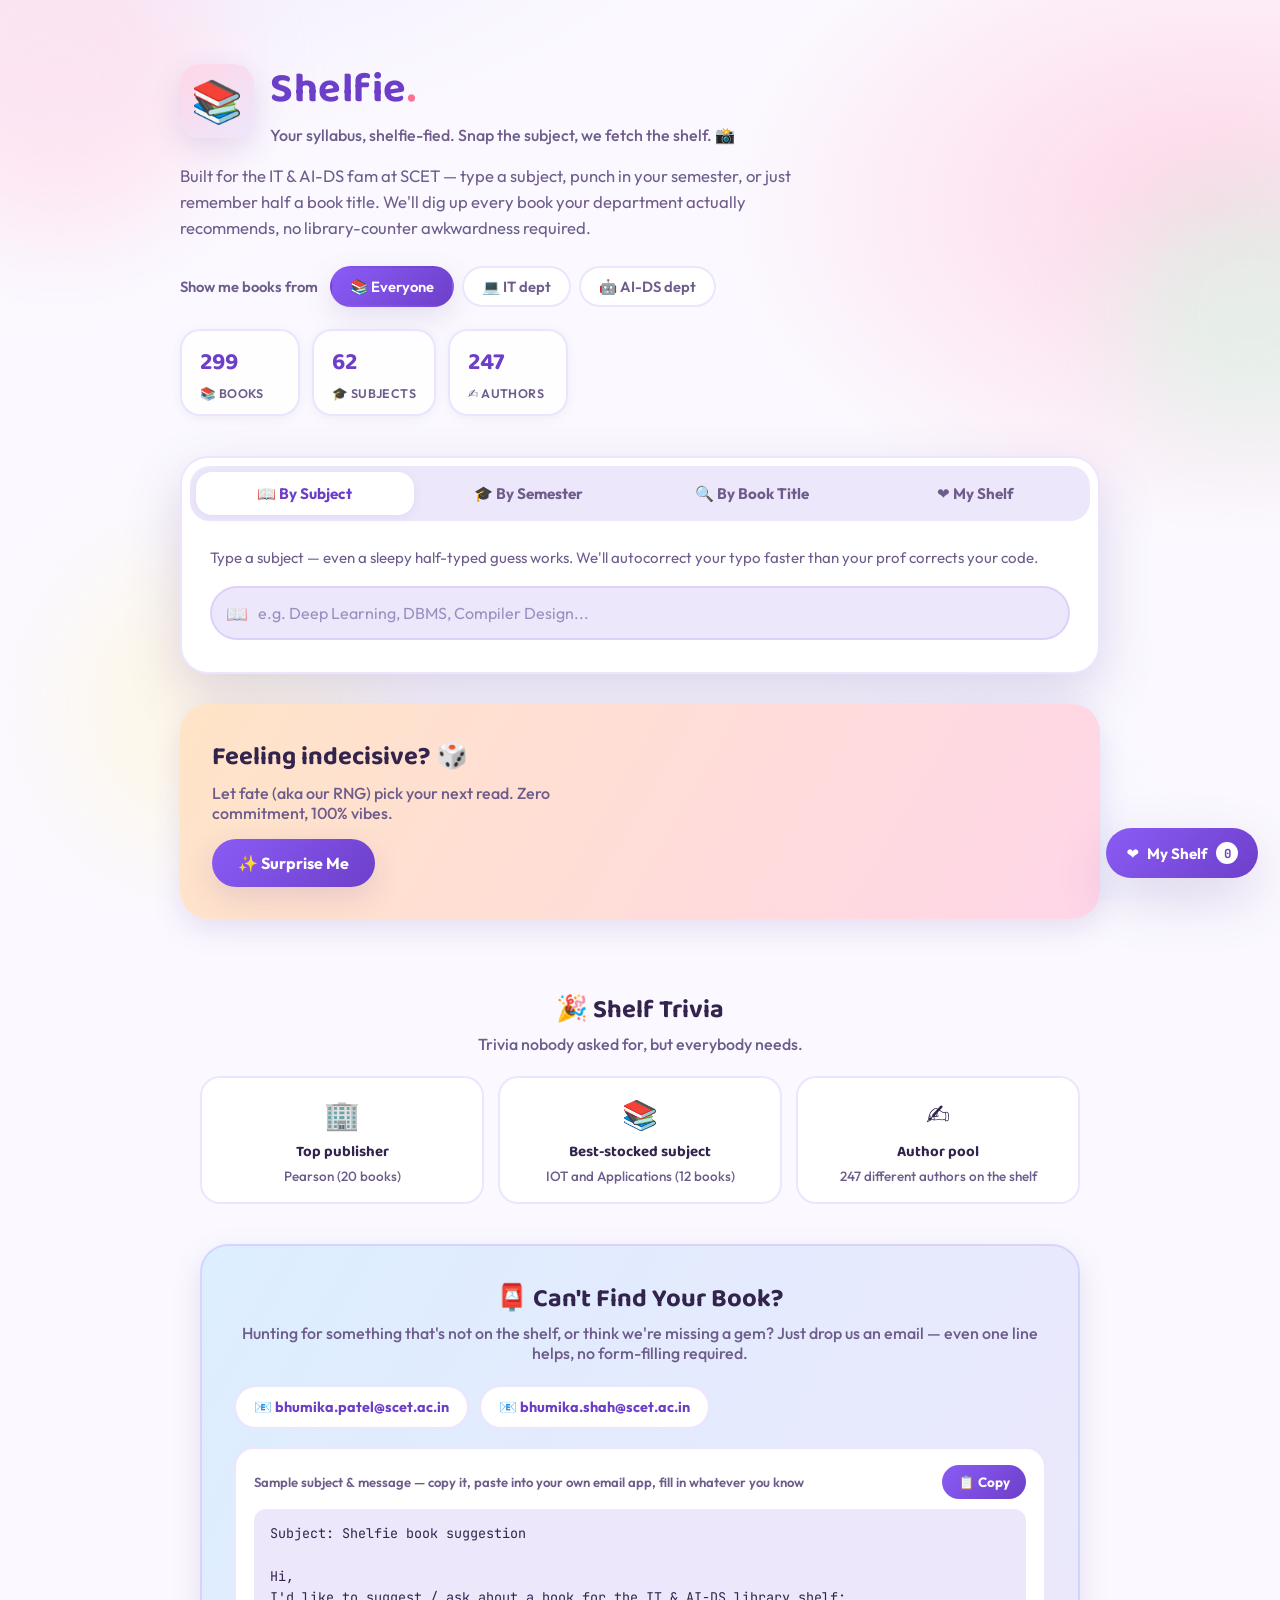
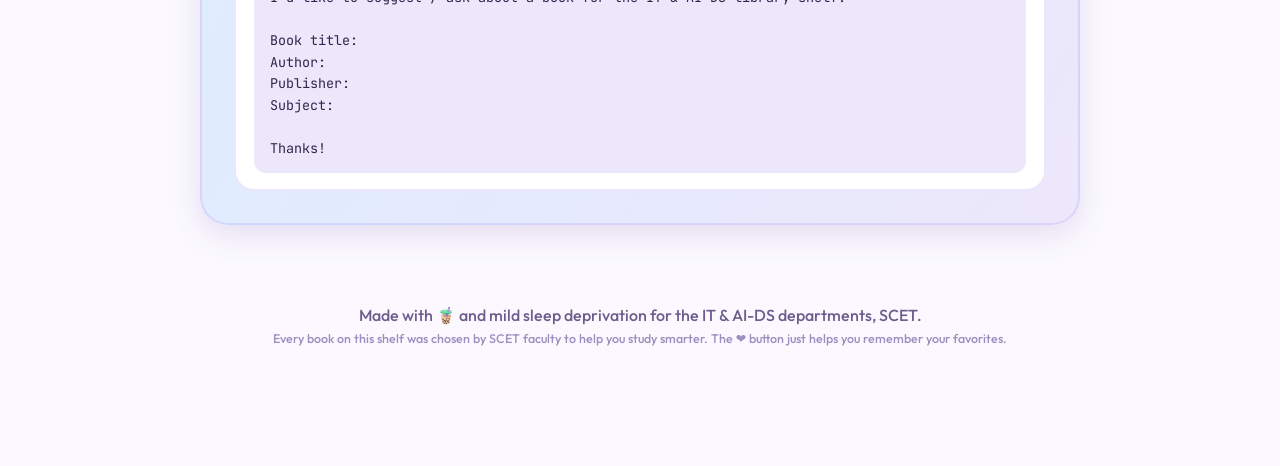
<file: itbookshelf/index.html>
<!DOCTYPE html>
<html lang="en">
<head>
<meta charset="UTF-8" />
<meta name="viewport" content="width=device-width, initial-scale=1.0" />
<title>Shelfie 📚 — SCET IT & AI-DS Library Finder</title>
<link rel="preconnect" href="https://fonts.googleapis.com">
<link rel="preconnect" href="https://fonts.gstatic.com" crossorigin>
<link href="https://fonts.googleapis.com/css2?family=Baloo+2:wght@500;600;700;800&family=Outfit:wght@400;500;600;700&family=JetBrains+Mono:wght@500;600&display=swap" rel="stylesheet">
<link rel="stylesheet" href="styles.css">
</head>
<body>

<!-- ===================== floating blobs ===================== -->
<div class="blobfield" aria-hidden="true">
  <span class="blob b1"></span>
  <span class="blob b2"></span>
  <span class="blob b3"></span>
  <span class="blob b4"></span>
</div>

<!-- ===================== header / hero ===================== -->
<header class="hero reveal">
  <div class="hero-inner">
    <div class="brandmark">
      <span class="brandicon">📚</span>
      <div>
        <h1>Shelfie<span class="dot">.</span></h1>
        <p class="tagline">Your syllabus, shelfie-fied. Snap the subject, we fetch the shelf. 📸</p>
      </div>
    </div>

    <p class="heroblurb">Built for the IT &amp; AI-DS fam at SCET — type a subject, punch in your semester, or just remember half a book title. We'll dig up every book your department actually recommends, no library-counter awkwardness required.</p>

    <div class="deptrow">
      <span class="deptlabel">Show me books from</span>
      <div class="dchips">
        <button class="dchip active" data-d="ALL">📚 Everyone</button>
        <button class="dchip" data-d="IT">💻 IT dept</button>
        <button class="dchip" data-d="AIDS">🤖 AI-DS dept</button>
      </div>
    </div>

    <div id="statbar" class="statbar"></div>
  </div>
</header>

<!-- ===================== main hub: search tabs ===================== -->
<section id="hub" class="hub reveal">
  <div class="hubcard">
    <div class="tabbar">
      <button class="tabbtn active" data-tab="subject">📖 By Subject</button>
      <button class="tabbtn" data-tab="semester">🎓 By Semester</button>
      <button class="tabbtn" data-tab="book">🔍 By Book Title</button>
      <button class="tabbtn" data-tab="shelf">❤️ My Shelf</button>
    </div>

    <!-- Subject tab -->
    <div id="tab-subject" class="tabpanel active">
      <p class="panelhint">Type a subject — even a sleepy half-typed guess works. We'll autocorrect your typo faster than your prof corrects your code.</p>
      <div class="searchbox">
        <span class="sbicon">📖</span>
        <input id="subjectInput" type="text" placeholder="e.g. Deep Learning, DBMS, Compiler Design..." autocomplete="off" />
        <div id="subjectAC" class="acdrop"></div>
      </div>
      <div id="subjectResults" class="results"></div>
    </div>

    <!-- Semester tab -->
    <div id="tab-semester" class="tabpanel">
      <p class="panelhint">Pick your semester. We'll round up every subject and every book you're supposed to (pretend to) read.</p>
      <div id="semRow" class="semrow"></div>
      <div id="semesterResults" class="results"></div>
    </div>

    <!-- Book tab -->
    <div id="tab-book" class="tabpanel">
      <p class="panelhint">Half-remember a title? Perfect, that's our specialty. Type it and we'll find it — plus its shelf-mates.</p>
      <div class="searchbox">
        <span class="sbicon">🔎</span>
        <input id="bookInput" type="text" placeholder="e.g. Deep Learning, Kurose Ross, Jurafsky..." autocomplete="off" />
        <div id="bookAC" class="acdrop"></div>
      </div>
      <div id="bookResults" class="results"></div>
    </div>

    <!-- Shelf tab -->
    <div id="tab-shelf" class="tabpanel">
      <p class="panelhint">Every book you've hearted, saved right here in your browser. No login, no drama — just tap ❤️ on any book to add it.</p>
      <div id="shelfResults" class="results"></div>
    </div>
  </div>
</section>

<!-- ===================== surprise me ===================== -->
<section class="surprise reveal">
  <div class="surprise-inner">
    <div class="surprise-text">
      <h2>Feeling indecisive? 🎲</h2>
      <p>Let fate (aka our RNG) pick your next read. Zero commitment, 100% vibes.</p>
      <button id="surpriseBtn" class="bigbtn">✨ Surprise Me</button>
    </div>
    <div id="surpriseCard" class="surprisecard"></div>
  </div>
</section>

<!-- ===================== shelf trivia ===================== -->
<section class="hall reveal">
  <div class="hallhead">
    <h2>🎉 Shelf Trivia</h2>
    <p>Trivia nobody asked for, but everybody needs.</p>
  </div>
  <div id="funfacts" class="funfacts"></div>
</section>

<!-- ===================== suggest a book ===================== -->
<section id="suggestSection" class="suggest reveal">
  <div class="suggest-inner">
    <div class="hallhead">
      <h2>📮 Can't Find Your Book?</h2>
      <p>Hunting for something that's not on the shelf, or think we're missing a gem? Just drop us an email — even one line helps, no form-filling required.</p>
    </div>

    <div class="mailrow">
      <a class="mailchip" href="mailto:bhumika.patel@scet.ac.in">📧 bhumika.patel@scet.ac.in</a>
      <a class="mailchip" href="mailto:bhumika.shah@scet.ac.in">📧 bhumika.shah@scet.ac.in</a>
    </div>

    <div class="templatebox">
      <div class="templatehead">
        <span>Sample subject &amp; message — copy it, paste into your own email app, fill in whatever you know</span>
        <button id="copyTemplateBtn" class="copybtn">📋 Copy</button>
      </div>
      <pre id="templateText" class="templatetext">Subject: Shelfie book suggestion

Hi,
I'd like to suggest / ask about a book for the IT & AI-DS library shelf:

Book title:
Author:
Publisher:
Subject:

Thanks!</pre>
    </div>
  </div>
</section>

<!-- ===================== footer ===================== -->
<footer class="footer reveal">
  <p>Made with 🧋 and mild sleep deprivation for the IT &amp; AI-DS departments, SCET.</p>
  <p class="footersmall">Every book on this shelf was chosen by SCET faculty to help you study smarter. The ❤️ button just helps you remember your favorites.</p>
</footer>

<!-- ===================== floating shelf button ===================== -->
<button id="shelfBtn" class="shelffab" title="My Shelf">
  ❤️ <span>My Shelf</span> <span id="shelfCount" class="shelfcount">0</span>
</button>


<script src="data.js"></script>
<script src="app.js"></script>
</body>
</html>
</file>
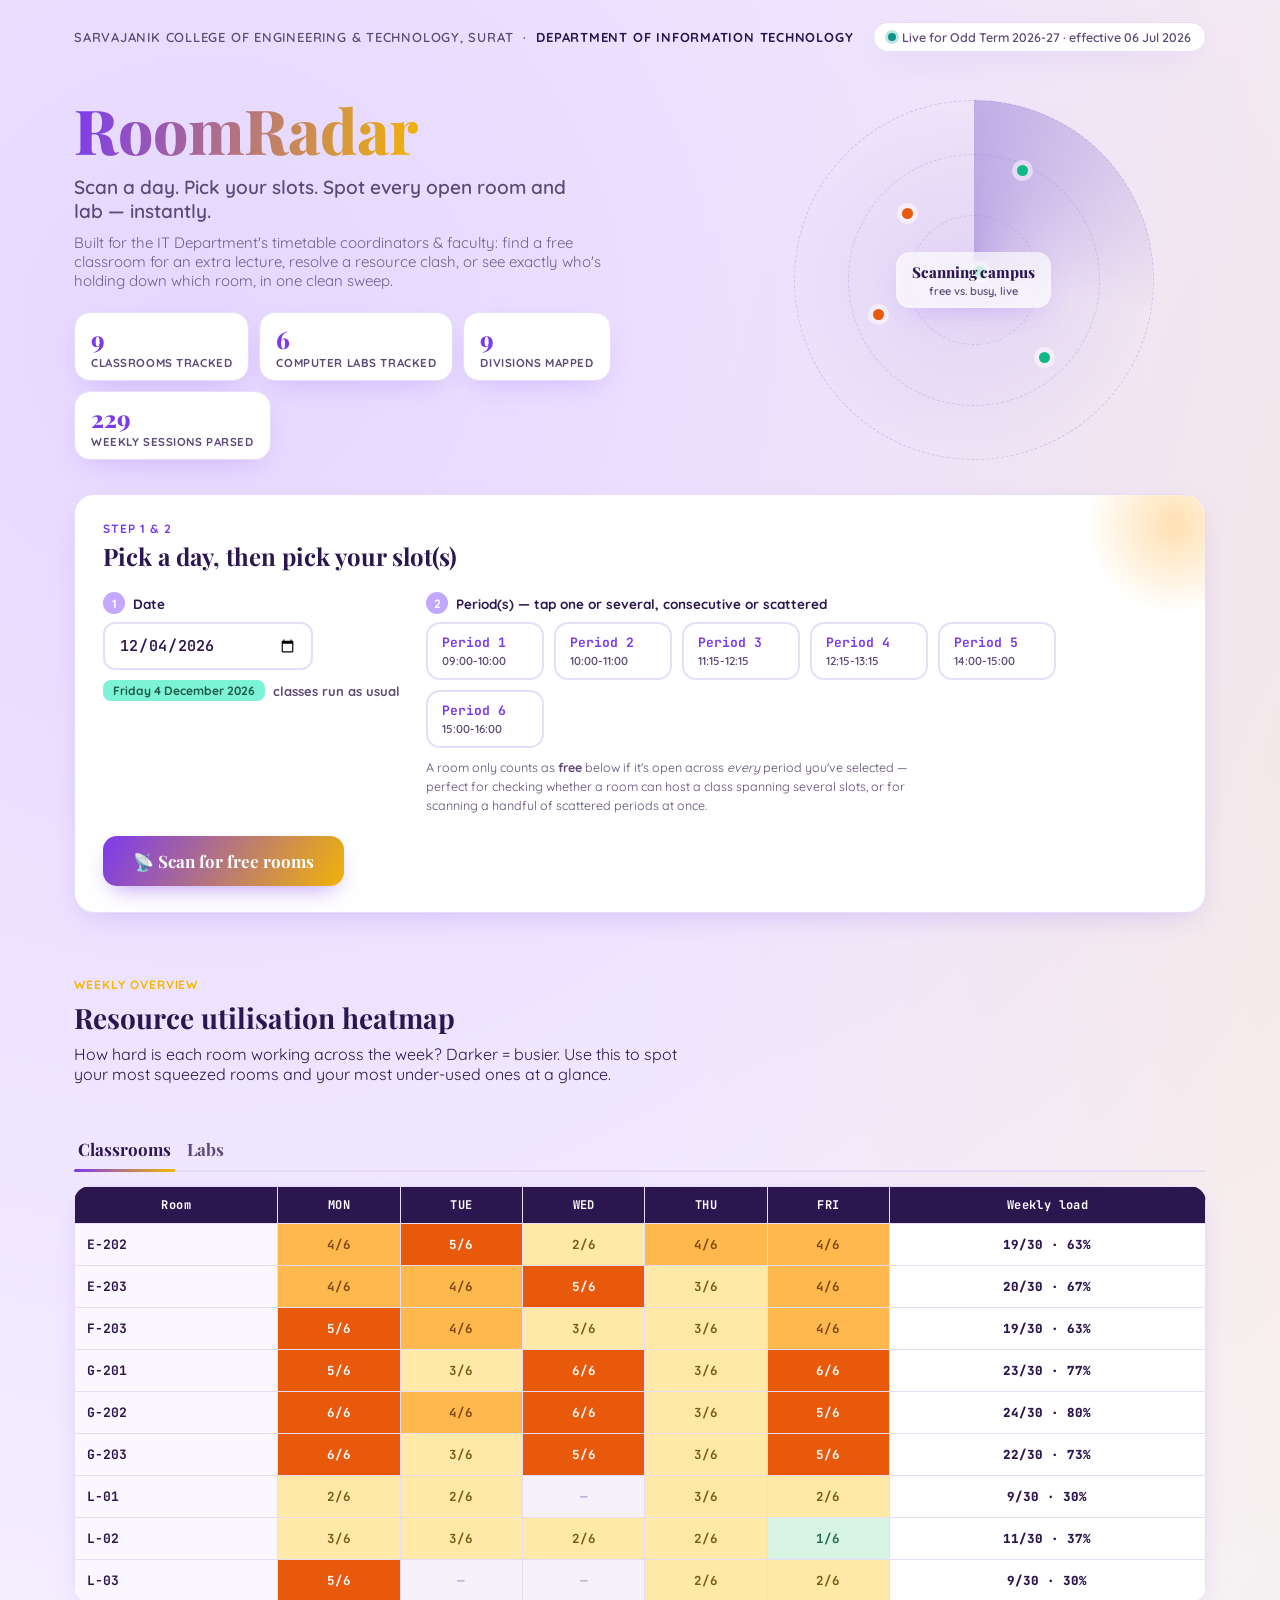
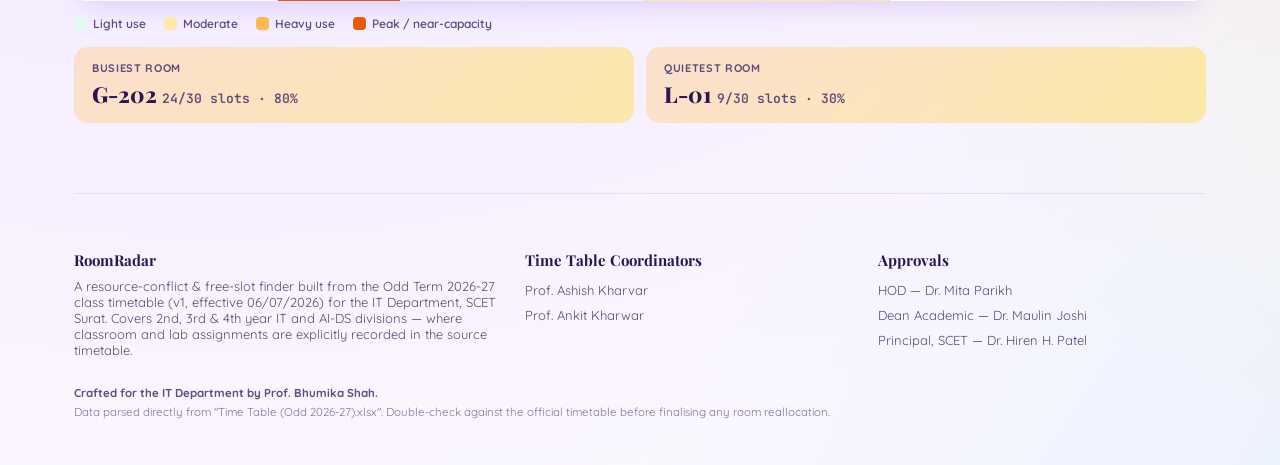
<file: occupancy/index.html>
<!DOCTYPE html>
<html lang="en">
<head>
<meta charset="UTF-8" />
<meta name="viewport" content="width=device-width, initial-scale=1.0" />
<title>RoomRadar — SCET IT Dept. Slot &amp; Space Finder</title>
<link rel="preconnect" href="https://fonts.googleapis.com">
<link rel="preconnect" href="https://fonts.gstatic.com" crossorigin>
<link href="https://fonts.googleapis.com/css2?family=Playfair+Display:ital,wght@0,600;0,700;0,800;1,600&family=Quicksand:wght@400;500;600;700&family=JetBrains+Mono:wght@400;500;600;700&display=swap" rel="stylesheet">
<style>
:root{
  --lavender:#c4a7ff;
  --lavender-deep:#7c3aed;
  --mint:#7cf2d6;
  --mint-deep:#0d9488;
  --peach:#ffc266;
  --peach-deep:#f97316;
  --pink:#ffe066;
  --pink-deep:#f5b700;
  --sky:#7dd3fc;
  --sky-deep:#0284c7;
  --ink:#2c1650;
  --ink-soft:#5d4a76;
  --cream:#fbf7ff;
  --card:#ffffff;
  --free:#12b886;
  --free-bg:#dffaf0;
  --busy:#e8590c;
  --busy-bg:#fff1e6;
  --line:#e8ddf9;
  --shadow: 0 10px 30px -12px rgba(124, 58, 237, 0.28);
  --radius: 20px;
}
*{box-sizing:border-box;}
html{scroll-behavior:smooth;}
body{
  margin:0;
  font-family:'Quicksand', sans-serif;
  color:var(--ink);
  background:
    radial-gradient(circle at 8% 8%, rgba(196,167,255,0.4), transparent 40%),
    radial-gradient(circle at 92% 18%, rgba(255,224,102,0.42), transparent 42%),
    radial-gradient(circle at 50% 95%, rgba(124,242,214,0.38), transparent 45%),
    radial-gradient(circle at 70% 60%, rgba(125,211,252,0.24), transparent 40%),
    var(--cream);
  background-size:200% 200%;
  animation: driftBg 22s ease-in-out infinite;
  min-height:100vh;
  overflow-x:hidden;
}
@keyframes driftBg{
  0%,100%{background-position:0% 0%, 100% 0%, 50% 100%, 100% 100%, 0 0;}
  50%{background-position:10% 10%, 90% 20%, 45% 92%, 85% 80%, 0 0;}
}
h1,h2,h3{font-family:'Playfair Display', serif; margin:0;}
.mono{font-family:'JetBrains Mono', monospace;}
a{color:inherit;}
.wrap{max-width:1180px; margin:0 auto; padding:0 24px;}
@media (prefers-reduced-motion: reduce){ body{animation:none;} }

/* ---------- HEADER ---------- */
header.site{
  padding:22px 0 10px;
  position:relative;
}
.brandbar{
  display:flex; align-items:center; justify-content:space-between; gap:18px;
  flex-wrap:wrap;
}
.brandbar .dept{
  font-size:13px; letter-spacing:.06em; text-transform:uppercase; color:var(--ink-soft);
  font-weight:600;
}
.brandbar .dept b{color:var(--ink);}
.pill{
  display:inline-flex; align-items:center; gap:6px;
  background:var(--card); border:1px solid var(--line);
  padding:6px 14px; border-radius:999px; font-size:12.5px; font-weight:600; color:var(--ink-soft);
  box-shadow: var(--shadow);
}
.pill .dot{width:8px;height:8px;border-radius:50%; background:var(--mint-deep); box-shadow:0 0 0 3px rgba(13,148,136,.25); animation:dotPulse 1.8s ease-in-out infinite;}
@keyframes dotPulse{ 0%,100%{box-shadow:0 0 0 3px rgba(13,148,136,.25);} 50%{box-shadow:0 0 0 7px rgba(13,148,136,.12);} }
.pill{transition:.2s transform;}
.pill:hover{transform:translateY(-2px) rotate(-1deg);}

/* ---------- HERO ---------- */
.hero{
  padding:38px 0 26px;
  display:grid; grid-template-columns: 1.15fr 0.85fr; gap:40px; align-items:center;
}
@media (max-width:860px){ .hero{grid-template-columns:1fr; text-align:center;} }
.hero h1{
  font-size:clamp(40px, 6vw, 62px);
  line-height:0.98;
  font-weight:800;
  background:linear-gradient(100deg, var(--lavender-deep), var(--pink-deep) 35%, var(--peach-deep) 65%, var(--sky-deep));
  background-size:300% 100%;
  -webkit-background-clip:text; background-clip:text; color:transparent;
  animation: hueSlide 6s ease-in-out infinite;
  display:inline-block;
}
@keyframes hueSlide{
  0%,100%{background-position:0% 50%;}
  50%{background-position:100% 50%;}
}
@media (prefers-reduced-motion: reduce){ .hero h1{animation:none;} }
.hero .tagline{
  margin-top:14px; font-size:19px; font-weight:600; color:var(--ink-soft); max-width:520px;
}
.hero .sub{margin-top:10px; font-size:15px; color:var(--ink-soft); opacity:.85; max-width:540px;}
@media (max-width:860px){ .hero .tagline, .hero .sub{margin-left:auto;margin-right:auto;} }

.hero-stats{display:flex; gap:10px; margin-top:22px; flex-wrap:wrap;}
@media (max-width:860px){ .hero-stats{justify-content:center;} }
.stat-chip{
  background:var(--card); border:1px solid var(--line); border-radius:16px; padding:10px 16px;
  box-shadow:var(--shadow); text-align:left;
  transition:.25s cubic-bezier(.34,1.56,.64,1) transform, .25s box-shadow;
}
.stat-chip:hover{transform:translateY(-4px) rotate(-2deg) scale(1.04); box-shadow:0 16px 28px -12px rgba(124,58,237,0.35);}
.stat-chip:nth-child(2):hover{transform:translateY(-4px) rotate(2deg) scale(1.04);}
.stat-chip:nth-child(4):hover{transform:translateY(-4px) rotate(2deg) scale(1.04);}
.stat-chip .n{font-family:'Playfair Display',serif; font-size:24px; font-weight:800; color:var(--lavender-deep);}
.stat-chip .l{font-size:11.5px; text-transform:uppercase; letter-spacing:.05em; color:var(--ink-soft); font-weight:700;}

/* ---------- RADAR SIGNATURE ---------- */
.radar-box{
  position:relative; width:100%; aspect-ratio:1/1; max-width:360px; margin:0 auto;
  display:flex; align-items:center; justify-content:center;
}
.radar-ring{
  position:absolute; border-radius:50%; border:1.5px dashed rgba(155,127,214,0.35);
}
.radar-ring.r1{inset:0;}
.radar-ring.r2{inset:15%;}
.radar-ring.r3{inset:32%;}
.radar-core{
  position:absolute; inset:0; border-radius:50%;
  background: radial-gradient(circle at 50% 50%, rgba(201,182,240,0.35), rgba(255,255,255,0) 70%);
}
.radar-sweep{
  position:absolute; inset:0; border-radius:50%;
  background: conic-gradient(from 0deg, rgba(155,127,214,0.55), rgba(155,127,214,0) 28%);
  animation: spin 4.5s linear infinite;
  -webkit-mask-image: radial-gradient(circle, transparent 0, black 1px);
}
@keyframes spin{ to{ transform:rotate(360deg);} }
.radar-blip{
  position:absolute; width:11px; height:11px; border-radius:50%;
  box-shadow:0 0 0 5px rgba(255,255,255,0.5);
  animation: blipPulse 2.2s ease-in-out infinite;
}
.radar-blip.free{background:var(--free); animation-name: blipPulseFree;}
.radar-blip.busy{background:var(--busy); animation-name: blipPulseBusy;}
.radar-blip:nth-child(5){animation-delay:.3s;}
.radar-blip:nth-child(6){animation-delay:.6s;}
.radar-blip:nth-child(7){animation-delay:.9s;}
.radar-blip:nth-child(8){animation-delay:1.2s;}
.radar-blip:nth-child(9){animation-delay:1.5s;}
@keyframes blipPulseFree{ 0%,100%{box-shadow:0 0 0 5px rgba(18,184,134,0.35); transform:scale(1);} 50%{box-shadow:0 0 0 9px rgba(18,184,134,0.12); transform:scale(1.15);} }
@keyframes blipPulseBusy{ 0%,100%{box-shadow:0 0 0 5px rgba(232,89,12,0.3); transform:scale(1);} 50%{box-shadow:0 0 0 9px rgba(232,89,12,0.1); transform:scale(1.15);} }
@media (prefers-reduced-motion: reduce){ .radar-blip{animation:none;} }
.radar-center-label{
  position:relative; z-index:2; text-align:center; font-family:'Playfair Display',serif;
  font-weight:800; font-size:15px; color:var(--ink); background:rgba(255,255,255,0.72);
  padding:10px 16px; border-radius:14px; backdrop-filter:blur(2px);
  box-shadow: var(--shadow);
}
.radar-center-label span{display:block; font-family:'Quicksand',sans-serif; font-weight:600; font-size:11px; color:var(--ink-soft); margin-top:2px;}
@media (prefers-reduced-motion: reduce){
  .radar-sweep{animation:none;}
}
</style>
</head>
<style>
/* ---------- CONTROL PANEL ---------- */
.panel{
  background:var(--card); border-radius:var(--radius); box-shadow:var(--shadow);
  border:1px solid var(--line); padding:26px 28px; margin-top:8px; position:relative; overflow:hidden;
}
.panel::before{
  content:""; position:absolute; top:-60px; right:-60px; width:180px; height:180px; border-radius:50%;
  background:radial-gradient(circle, rgba(255,194,102,0.5), transparent 70%);
  animation: blobFloat 6s ease-in-out infinite;
}
@keyframes blobFloat{ 0%,100%{transform:translate(0,0) scale(1);} 50%{transform:translate(-14px,10px) scale(1.08);} }
@media (prefers-reduced-motion: reduce){ .panel::before{animation:none;} }
.panel h2{font-size:24px; font-weight:700;}
.panel .eyebrow{
  font-size:12px; letter-spacing:.08em; text-transform:uppercase; font-weight:700; color:var(--lavender-deep);
  margin-bottom:4px; display:block;
}
.panel-grid{display:grid; grid-template-columns: auto 1fr; gap:26px; margin-top:20px; align-items:start;}
@media (max-width:760px){ .panel-grid{grid-template-columns:1fr;} }

.field-label{font-weight:700; font-size:13.5px; margin-bottom:8px; display:flex; align-items:center; gap:8px;}
.field-label .num{
  width:22px;height:22px;border-radius:50%; background:var(--lavender); color:#fff; font-size:12px;
  display:inline-flex; align-items:center; justify-content:center; font-weight:800;
}
input[type="date"]{
  font-family:'JetBrains Mono', monospace; font-size:15px; font-weight:600; color:var(--ink);
  border:2px solid var(--line); border-radius:12px; padding:11px 14px; background:#fff;
  outline:none; transition:border-color .15s; width:210px;
}
input[type="date"]:focus{border-color:var(--lavender-deep);}
.day-readout{
  margin-top:10px; font-size:13px; font-weight:700; color:var(--ink-soft);
  display:flex; align-items:center; gap:8px;
}
.day-readout .badge{
  background:var(--mint); color:#1f5c46; padding:3px 10px; border-radius:8px; font-size:12px;
}
.day-readout .badge.weekend{background:var(--pink); color:#7a5c05;}

.chip-row{display:flex; flex-wrap:wrap; gap:10px;}
.chip{
  cursor:pointer; user-select:none;
  border:2px solid var(--line); background:#fff; border-radius:14px;
  padding:10px 14px; text-align:left; min-width:118px;
  transition:.15s transform, .15s border-color, .15s background, .15s box-shadow;
}
.chip:hover{transform:translateY(-3px) scale(1.03); border-color:var(--lavender);}
.chip .p{font-family:'JetBrains Mono',monospace; font-weight:700; font-size:13px; color:var(--lavender-deep);}
.chip .t{font-size:11.5px; color:var(--ink-soft); font-weight:600; margin-top:2px;}
.chip.active{
  background:linear-gradient(135deg, var(--lavender-deep), var(--pink-deep) 55%, var(--peach-deep)); border-color:transparent; color:#fff;
  box-shadow:0 8px 18px -8px rgba(124,58,237,0.6);
  animation:chipPop .35s cubic-bezier(.34,1.56,.64,1);
}
@keyframes chipPop{ 0%{transform:scale(.85);} 55%{transform:scale(1.08);} 100%{transform:scale(1);} }
.chip.active .p, .chip.active .t{color:#fff;}
.chip[disabled]{opacity:.4; cursor:not-allowed; pointer-events:none;}

.scan-btn{
  margin-top:22px; border:none; cursor:pointer;
  background:linear-gradient(120deg, var(--lavender-deep), var(--pink-deep) 50%, var(--peach-deep));
  background-size:220% 100%;
  color:#fff; font-family:'Playfair Display',serif; font-weight:700; font-size:17px;
  padding:14px 30px; border-radius:14px; box-shadow:0 10px 24px -10px rgba(124,58,237,.6);
  transition:.2s transform, .4s background-position;
  display:inline-flex; align-items:center; gap:10px;
  position:relative; overflow:hidden;
}
.scan-btn:hover{transform:translateY(-3px) scale(1.02); background-position:100% 0;}
.scan-btn:active{transform:translateY(0px) scale(.96);}
.scan-btn .ripple{
  position:absolute; border-radius:50%; background:rgba(255,255,255,.55);
  transform:scale(0); animation:rippleGo .55s ease-out forwards; pointer-events:none;
}
@keyframes rippleGo{ to{ transform:scale(1); opacity:0; } }
.helper-text{font-size:12.5px; color:var(--ink-soft); margin-top:10px; max-width:520px; line-height:1.5;}

/* ---------- RESULTS ---------- */
.results{margin-top:40px; display:none;}
.results.show{display:block;}
.result-summary-line{
  font-size:15px; font-weight:600; color:var(--ink-soft); margin-bottom:22px;
  background:var(--card); border:1px dashed var(--lavender); border-radius:14px; padding:14px 18px;
}
.result-summary-line b{color:var(--ink);}

.section-heading{
  display:flex; align-items:baseline; gap:12px; margin:34px 0 16px;
}
.section-heading h3{font-size:26px;}
.section-heading .tag{
  font-family:'JetBrains Mono',monospace; font-size:12px; background:var(--ink); color:#fff;
  padding:3px 10px; border-radius:8px;
}

.room-grid{
  display:grid; grid-template-columns:repeat(auto-fill, minmax(150px,1fr)); gap:14px;
}
.room-tile{
  border-radius:16px; padding:16px 14px; position:relative; overflow:hidden;
  border:2px solid transparent; box-shadow:var(--shadow);
  transition:.2s cubic-bezier(.34,1.56,.64,1) transform, .2s box-shadow;
  animation: tilePop .4s cubic-bezier(.34,1.56,.64,1) both;
  animation-delay: calc(var(--i, 0) * 35ms);
}
@keyframes tilePop{ from{opacity:0; transform:translateY(10px) scale(.92);} to{opacity:1; transform:translateY(0) scale(1);} }
.room-tile:hover{transform:translateY(-5px) rotate(-1deg) scale(1.035); box-shadow:0 16px 28px -10px rgba(124,58,237,.3); cursor:pointer;}
.room-tile:active{transform:translateY(-1px) scale(.97);}
.room-tile.free{background:var(--free-bg); border-color:rgba(18,184,134,0.35);}
.room-tile.busy{background:var(--busy-bg); border-color:rgba(232,89,12,0.35);}
.room-tile .rname{font-family:'JetBrains Mono',monospace; font-weight:700; font-size:19px;}
.room-tile.free .rname{color:#1f6b4e;}
.room-tile.busy .rname{color:#9c2144;}
.room-tile .rstatus{
  margin-top:6px; font-size:11.5px; font-weight:800; letter-spacing:.05em; text-transform:uppercase;
}
.room-tile.free .rstatus{color:var(--free);}
.room-tile.busy .rstatus{color:var(--busy);}
.room-tile .ricon{position:absolute; right:10px; top:10px; font-size:20px; opacity:.8;}
.room-tile .rmeta{margin-top:8px; font-size:11px; color:var(--ink-soft); line-height:1.4;}

.occupied-list{margin-top:18px; display:flex; flex-direction:column; gap:10px;}
.occ-card{
  background:#fff; border:1px solid var(--line); border-radius:14px; padding:12px 16px;
  display:flex; align-items:center; gap:14px; box-shadow:var(--shadow); flex-wrap:wrap;
}
.occ-room{
  font-family:'JetBrains Mono',monospace; font-weight:800; font-size:15px; color:#fff;
  background:var(--busy); border-radius:10px; padding:6px 12px; min-width:64px; text-align:center;
}
.occ-body{flex:1; min-width:200px;}
.occ-subject{font-weight:700; font-size:14.5px;}
.occ-subject .fac{color:var(--lavender-deep); font-weight:700;}
.occ-meta{font-size:12px; color:var(--ink-soft); margin-top:2px;}
.occ-slot{
  font-family:'JetBrains Mono',monospace; font-size:11.5px; background:var(--cream);
  border:1px solid var(--line); padding:4px 9px; border-radius:8px; color:var(--ink-soft); font-weight:700;
}
.empty-note{
  font-size:14px; color:var(--ink-soft); font-style:italic; padding:14px 0;
}

/* ---------- HEATMAP ---------- */
.heatmap-wrap{overflow-x:auto; margin-top:14px; border-radius:16px; box-shadow:var(--shadow);}
table.heatmap{border-collapse:collapse; width:100%; min-width:640px; background:#fff;}
table.heatmap th, table.heatmap td{padding:0; text-align:center; border:1px solid var(--line);}
table.heatmap th{
  background:var(--ink); color:#fff; font-size:12px; padding:10px 8px; font-weight:700;
  font-family:'JetBrains Mono',monospace; letter-spacing:.03em;
}
table.heatmap td.rowlabel{
  font-family:'JetBrains Mono',monospace; font-weight:700; font-size:13px; background:var(--cream);
  padding:10px 12px; text-align:left; white-space:nowrap;
}
table.heatmap td.cell{padding:12px 6px; font-family:'JetBrains Mono',monospace; font-weight:700; font-size:12.5px;}
.legend-row{display:flex; gap:18px; margin-top:14px; flex-wrap:wrap; font-size:12px; color:var(--ink-soft); font-weight:600;}
.legend-row .sw{display:inline-block; width:13px; height:13px; border-radius:4px; margin-right:6px; vertical-align:-2px;}
.max-callout{
  margin-top:16px; display:flex; gap:12px; flex-wrap:wrap;
}
.max-card{
  background:linear-gradient(135deg, rgba(255,211,165,.55), rgba(255,224,102,.55));
  border-radius:14px; padding:14px 18px; flex:1; min-width:220px;
}
.max-card .k{font-size:11px; text-transform:uppercase; letter-spacing:.06em; font-weight:800; color:var(--ink-soft);}
.max-card .v{font-family:'Playfair Display',serif; font-size:22px; font-weight:800; margin-top:4px;}
.max-card .v small{font-family:'JetBrains Mono',monospace; font-size:13px; font-weight:600; color:var(--ink-soft);}

/* ---------- TABS ---------- */
.tabbar{display:flex; gap:8px; margin-top:44px; border-bottom:2px solid var(--line); padding-bottom:0;}
.tabbtn{
  cursor:pointer; border:none; background:none; font-family:'Playfair Display',serif; font-weight:700;
  font-size:17px; color:var(--ink-soft); padding:10px 4px; position:relative;
  transition:.15s transform, .15s color;
}
.tabbtn:hover{transform:translateY(-2px); color:var(--lavender-deep);}
.tabbtn.active{color:var(--ink);}
.tabbtn.active::after{
  content:""; position:absolute; left:0; right:0; bottom:-2px; height:3px; border-radius:3px;
  background:linear-gradient(90deg, var(--lavender-deep), var(--pink-deep), var(--peach-deep));
  background-size:200% 100%;
  animation: hueSlide 4s ease-in-out infinite;
}
.tabpage{display:none;}
.tabpage.active{display:block;}

/* ---------- FOOTER ---------- */
footer{
  margin-top:70px; padding:36px 0 44px; border-top:1px solid var(--line);
  color:var(--ink-soft); font-size:13px;
}
footer .foot-grid{display:grid; grid-template-columns:1.3fr 1fr 1fr; gap:24px;}
@media (max-width:760px){ footer .foot-grid{grid-template-columns:1fr;} }
footer h4{font-family:'Playfair Display',serif; font-size:15px; color:var(--ink); margin-bottom:8px;}
footer .coords{line-height:1.9;}
footer .fineprint{margin-top:26px; font-size:11.5px; opacity:.75; line-height:1.6;}
footer .signoff{margin-top:4px; font-weight:700; color:var(--ink);}

.scroll-fade{animation:fadeUp .5s ease both;}
@keyframes fadeUp{ from{opacity:0; transform:translateY(10px);} to{opacity:1; transform:translateY(0);} }

::selection{background:var(--lavender); color:#fff;}

.toast{
  position:fixed; bottom:22px; left:50%; transform:translateX(-50%) translateY(20px) scale(.9);
  background:linear-gradient(120deg, var(--ink), #4a2b7a); color:#fff; padding:12px 22px; border-radius:12px; font-weight:600; font-size:13.5px;
  opacity:0; pointer-events:none; transition:.3s cubic-bezier(.34,1.56,.64,1); z-index:50; box-shadow:0 12px 30px -10px rgba(0,0,0,.4);
}
.toast.show{opacity:1; transform:translateX(-50%) translateY(0) scale(1);}
</style>
<body>

<div class="wrap">
  <header class="site">
    <div class="brandbar">
      <div class="dept">Sarvajanik College of Engineering &amp; Technology, Surat &nbsp;·&nbsp; <b>Department of Information Technology</b></div>
      <div class="pill"><span class="dot"></span> Live for Odd Term 2026&#8209;27 · effective 06 Jul 2026</div>
    </div>
  </header>

  <section class="hero">
    <div class="scroll-fade">
      <h1>RoomRadar</h1>
      <div class="tagline">Scan a day. Pick your slots. Spot every open room and lab — instantly.</div>
      <div class="sub">Built for the IT Department's timetable coordinators &amp; faculty: find a free classroom for an extra lecture, resolve a resource clash, or see exactly who's holding down which room, in one clean sweep.</div>
      <div class="hero-stats">
        <div class="stat-chip"><div class="n" id="statClassrooms">10</div><div class="l">Classrooms tracked</div></div>
        <div class="stat-chip"><div class="n" id="statLabs">6</div><div class="l">Computer labs tracked</div></div>
        <div class="stat-chip"><div class="n" id="statDivisions">9</div><div class="l">Divisions mapped</div></div>
        <div class="stat-chip"><div class="n" id="statSessions">229</div><div class="l">Weekly sessions parsed</div></div>
      </div>
    </div>
    <div class="radar-box scroll-fade" aria-hidden="true">
      <div class="radar-ring r1"></div>
      <div class="radar-ring r2"></div>
      <div class="radar-ring r3"></div>
      <div class="radar-core"></div>
      <div class="radar-sweep"></div>
      <div class="radar-blip free" style="top:18%; left:62%;"></div>
      <div class="radar-blip busy" style="top:58%; left:22%;"></div>
      <div class="radar-blip free" style="top:70%; left:68%;"></div>
      <div class="radar-blip busy" style="top:30%; left:30%;"></div>
      <div class="radar-blip free" style="top:46%; left:50%;"></div>
      <div class="radar-center-label">Scanning campus<span>free vs. busy, live</span></div>
    </div>
  </section>

  <!-- ===================== CONTROL PANEL ===================== -->
  <section class="panel scroll-fade" id="controlPanel">
    <span class="eyebrow">Step 1 &amp; 2</span>
    <h2>Pick a day, then pick your slot(s)</h2>
    <div class="panel-grid">
      <div>
        <div class="field-label"><span class="num">1</span> Date</div>
        <input type="date" id="datePicker" />
        <div class="day-readout" id="dayReadout"></div>
      </div>
      <div>
        <div class="field-label"><span class="num">2</span> Period(s) — tap one or several, consecutive or scattered</div>
        <div class="chip-row" id="chipRow"></div>
        <div class="helper-text">A room only counts as <b>free</b> below if it's open across <i>every</i> period you've selected — perfect for checking whether a room can host a class spanning several slots, or for scanning a handful of scattered periods at once.</div>
      </div>
    </div>
    <button class="scan-btn" id="scanBtn">📡 Scan for free rooms</button>
  </section>

  <!-- ===================== RESULTS ===================== -->
  <section class="results" id="results">
    <div class="result-summary-line" id="resultSummary"></div>

    <div class="section-heading"><h3>🏫 Classrooms</h3><span class="tag" id="classroomTag"></span></div>
    <div class="room-grid" id="classroomGrid"></div>
    <div class="occupied-list" id="classroomOccupied"></div>

    <div class="section-heading"><h3>🖥️ Computer Labs</h3><span class="tag" id="labTag"></span></div>
    <div class="room-grid" id="labGrid"></div>
    <div class="occupied-list" id="labOccupied"></div>
  </section>

  <!-- ===================== UTILISATION ===================== -->
  <section style="margin-top:60px;">
    <span class="eyebrow" style="color:var(--pink-deep); font-size:12px; letter-spacing:.08em; text-transform:uppercase; font-weight:700;">Weekly overview</span>
    <h2 style="font-size:28px; margin-top:6px;">Resource utilisation heatmap</h2>
    <div class="sub" style="margin-top:8px; max-width:640px;">How hard is each room working across the week? Darker = busier. Use this to spot your most squeezed rooms and your most under-used ones at a glance.</div>

    <div class="tabbar">
      <button class="tabbtn active" data-tab="classroomHeat">Classrooms</button>
      <button class="tabbtn" data-tab="labHeat">Labs</button>
    </div>

    <div class="tabpage active" id="classroomHeat">
      <div class="heatmap-wrap"><table class="heatmap" id="classroomHeatTable"></table></div>
      <div class="legend-row">
        <span><span class="sw" style="background:#e3faf1;"></span>Light use</span>
        <span><span class="sw" style="background:#ffe9a8;"></span>Moderate</span>
        <span><span class="sw" style="background:#ffb84d;"></span>Heavy use</span>
        <span><span class="sw" style="background:#e8590c;"></span>Peak / near-capacity</span>
      </div>
      <div class="max-callout" id="classroomMaxCallout"></div>
    </div>

    <div class="tabpage" id="labHeat">
      <div class="heatmap-wrap"><table class="heatmap" id="labHeatTable"></table></div>
      <div class="legend-row">
        <span><span class="sw" style="background:#e3faf1;"></span>Light use</span>
        <span><span class="sw" style="background:#ffe9a8;"></span>Moderate</span>
        <span><span class="sw" style="background:#ffb84d;"></span>Heavy use</span>
        <span><span class="sw" style="background:#e8590c;"></span>Peak / near-capacity</span>
      </div>
      <div class="max-callout" id="labMaxCallout"></div>
    </div>
  </section>

  <footer>
    <div class="foot-grid">
      <div>
        <h4>RoomRadar</h4>
        <div>A resource-conflict &amp; free-slot finder built from the Odd Term 2026&#8209;27 class timetable (v1, effective 06/07/2026) for the IT Department, SCET Surat. Covers 2nd, 3rd &amp; 4th year IT and AI&#8209;DS divisions — where classroom and lab assignments are explicitly recorded in the source timetable.</div>
      </div>
      <div>
        <h4>Time Table Coordinators</h4>
        <div class="coords">Prof. Ashish Kharvar<br/>Prof. Ankit Kharwar</div>
      </div>
      <div>
        <h4>Approvals</h4>
        <div class="coords">HOD — Dr. Mita Parikh<br/>Dean Academic — Dr. Maulin Joshi<br/>Principal, SCET — Dr. Hiren H. Patel</div>
      </div>
    </div>
    <div class="fineprint">
      <div class="signoff">Crafted for the IT Department by Prof. Bhumika Shah.</div>
      Data parsed directly from "Time Table (Odd 2026-27).xlsx". Double-check against the official timetable before finalising any room reallocation.
    </div>
  </footer>
</div>

<div class="toast" id="toast"></div>

<script id="tt-data" type="application/json">{
 "divisions": {
  "Sem3-IT-D1": {
   "label": "SE IT \u2014 Div 1",
   "year": "2nd Yr (Sem 3)"
  },
  "Sem3-IT-D2": {
   "label": "SE IT \u2014 Div 2",
   "year": "2nd Yr (Sem 3)"
  },
  "Sem3-AIDS": {
   "label": "SE AI-DS",
   "year": "2nd Yr (Sem 3)"
  },
  "Sem5-IT-D1": {
   "label": "TE IT \u2014 Div 1",
   "year": "3rd Yr (Sem 5)"
  },
  "Sem5-IT-D2": {
   "label": "TE IT \u2014 Div 2",
   "year": "3rd Yr (Sem 5)"
  },
  "Sem5-AIDS": {
   "label": "TE AI-DS",
   "year": "3rd Yr (Sem 5)"
  },
  "Sem7-IT-D1": {
   "label": "BE IT \u2014 Div 1",
   "year": "4th Yr (Sem 7)"
  },
  "Sem7-IT-D2": {
   "label": "BE IT \u2014 Div 2",
   "year": "4th Yr (Sem 7)"
  },
  "Sem7-AIDS": {
   "label": "BE AI-DS",
   "year": "4th Yr (Sem 7)"
  }
 },
 "sessions": [
  {
   "div": "Sem3-IT-D1",
   "divLabel": "SE IT \u2014 Div 1",
   "year": "2nd Yr (Sem 3)",
   "day": "MON",
   "ps": 1,
   "pe": 1,
   "type": "Lecture",
   "subject": "COA",
   "faculty": [
    "ARK"
   ],
   "batch": "-",
   "room": "E-202"
  },
  {
   "div": "Sem3-IT-D1",
   "divLabel": "SE IT \u2014 Div 1",
   "year": "2nd Yr (Sem 3)",
   "day": "MON",
   "ps": 2,
   "pe": 2,
   "type": "Lecture",
   "subject": "DBMS",
   "faculty": [
    "HV"
   ],
   "batch": "-",
   "room": "E-202"
  },
  {
   "div": "Sem3-IT-D1",
   "divLabel": "SE IT \u2014 Div 1",
   "year": "2nd Yr (Sem 3)",
   "day": "MON",
   "ps": 3,
   "pe": 3,
   "type": "Lecture",
   "subject": "OOAD",
   "faculty": [
    "BP"
   ],
   "batch": "-",
   "room": "E-202"
  },
  {
   "div": "Sem3-IT-D1",
   "divLabel": "SE IT \u2014 Div 1",
   "year": "2nd Yr (Sem 3)",
   "day": "MON",
   "ps": 4,
   "pe": 4,
   "type": "Lecture",
   "subject": "PS",
   "faculty": [
    "MPP"
   ],
   "batch": "-",
   "room": "E-202"
  },
  {
   "div": "Sem3-IT-D1",
   "divLabel": "SE IT \u2014 Div 1",
   "year": "2nd Yr (Sem 3)",
   "day": "TUE",
   "ps": 1,
   "pe": 2,
   "type": "Lab",
   "subject": "DBMS",
   "faculty": [
    "HV",
    "DR"
   ],
   "batch": "A",
   "room": "IT-4"
  },
  {
   "div": "Sem3-IT-D1",
   "divLabel": "SE IT \u2014 Div 1",
   "year": "2nd Yr (Sem 3)",
   "day": "TUE",
   "ps": 1,
   "pe": 2,
   "type": "Lab",
   "subject": "OOAD",
   "faculty": [
    "BP",
    "AM"
   ],
   "batch": "B",
   "room": "IT-1"
  },
  {
   "div": "Sem3-IT-D1",
   "divLabel": "SE IT \u2014 Div 1",
   "year": "2nd Yr (Sem 3)",
   "day": "TUE",
   "ps": 3,
   "pe": 3,
   "type": "Lecture",
   "subject": "OOAD",
   "faculty": [
    "DR"
   ],
   "batch": "-",
   "room": "E-202"
  },
  {
   "div": "Sem3-IT-D1",
   "divLabel": "SE IT \u2014 Div 1",
   "year": "2nd Yr (Sem 3)",
   "day": "TUE",
   "ps": 4,
   "pe": 4,
   "type": "Lecture",
   "subject": "DS",
   "faculty": [
    "DS"
   ],
   "batch": "-",
   "room": "E-202"
  },
  {
   "div": "Sem3-IT-D1",
   "divLabel": "SE IT \u2014 Div 1",
   "year": "2nd Yr (Sem 3)",
   "day": "TUE",
   "ps": 5,
   "pe": 5,
   "type": "Lecture",
   "subject": "PS",
   "faculty": [
    "MPP"
   ],
   "batch": "-",
   "room": "E-202"
  },
  {
   "div": "Sem3-IT-D1",
   "divLabel": "SE IT \u2014 Div 1",
   "year": "2nd Yr (Sem 3)",
   "day": "TUE",
   "ps": 6,
   "pe": 6,
   "type": "Lecture",
   "subject": "IC",
   "faculty": [
    "AC"
   ],
   "batch": "-",
   "room": "E-202"
  },
  {
   "div": "Sem3-IT-D1",
   "divLabel": "SE IT \u2014 Div 1",
   "year": "2nd Yr (Sem 3)",
   "day": "WED",
   "ps": 1,
   "pe": 1,
   "type": "Lecture",
   "subject": "DBMS",
   "faculty": [
    "HV"
   ],
   "batch": "-",
   "room": "E-202"
  },
  {
   "div": "Sem3-IT-D1",
   "divLabel": "SE IT \u2014 Div 1",
   "year": "2nd Yr (Sem 3)",
   "day": "WED",
   "ps": 2,
   "pe": 2,
   "type": "Lecture",
   "subject": "PS",
   "faculty": [
    "MPP"
   ],
   "batch": "-",
   "room": "E-202"
  },
  {
   "div": "Sem3-IT-D1",
   "divLabel": "SE IT \u2014 Div 1",
   "year": "2nd Yr (Sem 3)",
   "day": "WED",
   "ps": 3,
   "pe": 4,
   "type": "Lab",
   "subject": "OOAD",
   "faculty": [
    "BP",
    "AM"
   ],
   "batch": "A",
   "room": "IT-1"
  },
  {
   "div": "Sem3-IT-D1",
   "divLabel": "SE IT \u2014 Div 1",
   "year": "2nd Yr (Sem 3)",
   "day": "WED",
   "ps": 3,
   "pe": 4,
   "type": "Lab",
   "subject": "DS",
   "faculty": [
    "DS",
    "MD"
   ],
   "batch": "B",
   "room": "IT-4"
  },
  {
   "div": "Sem3-IT-D1",
   "divLabel": "SE IT \u2014 Div 1",
   "year": "2nd Yr (Sem 3)",
   "day": "THU",
   "ps": 1,
   "pe": 1,
   "type": "Lecture",
   "subject": "PS",
   "faculty": [
    "MPP"
   ],
   "batch": "-",
   "room": "E-202"
  },
  {
   "div": "Sem3-IT-D1",
   "divLabel": "SE IT \u2014 Div 1",
   "year": "2nd Yr (Sem 3)",
   "day": "THU",
   "ps": 2,
   "pe": 2,
   "type": "Lecture",
   "subject": "DS",
   "faculty": [
    "VJ"
   ],
   "batch": "-",
   "room": "E-202"
  },
  {
   "div": "Sem3-IT-D1",
   "divLabel": "SE IT \u2014 Div 1",
   "year": "2nd Yr (Sem 3)",
   "day": "THU",
   "ps": 3,
   "pe": 3,
   "type": "Lecture",
   "subject": "COA",
   "faculty": [
    "ARK"
   ],
   "batch": "-",
   "room": "E-202"
  },
  {
   "div": "Sem3-IT-D1",
   "divLabel": "SE IT \u2014 Div 1",
   "year": "2nd Yr (Sem 3)",
   "day": "THU",
   "ps": 4,
   "pe": 4,
   "type": "Lecture",
   "subject": "OOAD",
   "faculty": [
    "BP"
   ],
   "batch": "-",
   "room": "E-202"
  },
  {
   "div": "Sem3-IT-D1",
   "divLabel": "SE IT \u2014 Div 1",
   "year": "2nd Yr (Sem 3)",
   "day": "FRI",
   "ps": 1,
   "pe": 2,
   "type": "Lab",
   "subject": "DS",
   "faculty": [
    "NK",
    "MD"
   ],
   "batch": "A",
   "room": "IT-1"
  },
  {
   "div": "Sem3-IT-D1",
   "divLabel": "SE IT \u2014 Div 1",
   "year": "2nd Yr (Sem 3)",
   "day": "FRI",
   "ps": 1,
   "pe": 2,
   "type": "Lab",
   "subject": "DBMS",
   "faculty": [
    "HV",
    "AM"
   ],
   "batch": "B",
   "room": "IT-5"
  },
  {
   "div": "Sem3-IT-D1",
   "divLabel": "SE IT \u2014 Div 1",
   "year": "2nd Yr (Sem 3)",
   "day": "FRI",
   "ps": 3,
   "pe": 3,
   "type": "Lecture",
   "subject": "DS",
   "faculty": [
    "DS"
   ],
   "batch": "-",
   "room": "E-202"
  },
  {
   "div": "Sem3-IT-D1",
   "divLabel": "SE IT \u2014 Div 1",
   "year": "2nd Yr (Sem 3)",
   "day": "FRI",
   "ps": 4,
   "pe": 4,
   "type": "Lecture",
   "subject": "DBMS",
   "faculty": [
    "HV"
   ],
   "batch": "-",
   "room": "E-202"
  },
  {
   "div": "Sem3-IT-D1",
   "divLabel": "SE IT \u2014 Div 1",
   "year": "2nd Yr (Sem 3)",
   "day": "FRI",
   "ps": 5,
   "pe": 5,
   "type": "Lecture",
   "subject": "COA",
   "faculty": [
    "ARK"
   ],
   "batch": "-",
   "room": "E-202"
  },
  {
   "div": "Sem3-IT-D2",
   "divLabel": "SE IT \u2014 Div 2",
   "year": "2nd Yr (Sem 3)",
   "day": "MON",
   "ps": 1,
   "pe": 1,
   "type": "Lecture",
   "subject": "COA",
   "faculty": [
    "AC"
   ],
   "batch": "-",
   "room": "E-203"
  },
  {
   "div": "Sem3-IT-D2",
   "divLabel": "SE IT \u2014 Div 2",
   "year": "2nd Yr (Sem 3)",
   "day": "MON",
   "ps": 2,
   "pe": 2,
   "type": "Lecture",
   "subject": "PS",
   "faculty": [
    "RMD"
   ],
   "batch": "-",
   "room": "E-203"
  },
  {
   "div": "Sem3-IT-D2",
   "divLabel": "SE IT \u2014 Div 2",
   "year": "2nd Yr (Sem 3)",
   "day": "MON",
   "ps": 3,
   "pe": 3,
   "type": "Lecture",
   "subject": "OOAD",
   "faculty": [
    "MHP"
   ],
   "batch": "-",
   "room": "E-203"
  },
  {
   "div": "Sem3-IT-D2",
   "divLabel": "SE IT \u2014 Div 2",
   "year": "2nd Yr (Sem 3)",
   "day": "MON",
   "ps": 4,
   "pe": 4,
   "type": "Lecture",
   "subject": "DS",
   "faculty": [
    "HV"
   ],
   "batch": "-",
   "room": "E-203"
  },
  {
   "div": "Sem3-IT-D2",
   "divLabel": "SE IT \u2014 Div 2",
   "year": "2nd Yr (Sem 3)",
   "day": "TUE",
   "ps": 1,
   "pe": 1,
   "type": "Lecture",
   "subject": "PS",
   "faculty": [
    "RMD"
   ],
   "batch": "-",
   "room": "E-203"
  },
  {
   "div": "Sem3-IT-D2",
   "divLabel": "SE IT \u2014 Div 2",
   "year": "2nd Yr (Sem 3)",
   "day": "TUE",
   "ps": 2,
   "pe": 2,
   "type": "Lecture",
   "subject": "DBMS",
   "faculty": [
    "ARK"
   ],
   "batch": "-",
   "room": "E-203"
  },
  {
   "div": "Sem3-IT-D2",
   "divLabel": "SE IT \u2014 Div 2",
   "year": "2nd Yr (Sem 3)",
   "day": "TUE",
   "ps": 3,
   "pe": 4,
   "type": "Lab",
   "subject": "DS",
   "faculty": [
    "HV",
    "SK"
   ],
   "batch": "A",
   "room": "IT-3"
  },
  {
   "div": "Sem3-IT-D2",
   "divLabel": "SE IT \u2014 Div 2",
   "year": "2nd Yr (Sem 3)",
   "day": "TUE",
   "ps": 3,
   "pe": 4,
   "type": "Lab",
   "subject": "DBMS",
   "faculty": [
    "ARK",
    "AK"
   ],
   "batch": "B",
   "room": "IT-6"
  },
  {
   "div": "Sem3-IT-D2",
   "divLabel": "SE IT \u2014 Div 2",
   "year": "2nd Yr (Sem 3)",
   "day": "TUE",
   "ps": 5,
   "pe": 5,
   "type": "Lecture",
   "subject": "OOAD",
   "faculty": [
    "BP"
   ],
   "batch": "-",
   "room": "E-203"
  },
  {
   "div": "Sem3-IT-D2",
   "divLabel": "SE IT \u2014 Div 2",
   "year": "2nd Yr (Sem 3)",
   "day": "TUE",
   "ps": 6,
   "pe": 6,
   "type": "Lecture",
   "subject": "IC",
   "faculty": [
    "AC"
   ],
   "batch": "-",
   "room": "E-203"
  },
  {
   "div": "Sem3-IT-D2",
   "divLabel": "SE IT \u2014 Div 2",
   "year": "2nd Yr (Sem 3)",
   "day": "WED",
   "ps": 3,
   "pe": 3,
   "type": "Lecture",
   "subject": "DS",
   "faculty": [
    "HV"
   ],
   "batch": "-",
   "room": "E-203"
  },
  {
   "div": "Sem3-IT-D2",
   "divLabel": "SE IT \u2014 Div 2",
   "year": "2nd Yr (Sem 3)",
   "day": "WED",
   "ps": 4,
   "pe": 4,
   "type": "Lecture",
   "subject": "PS",
   "faculty": [
    "RMD"
   ],
   "batch": "-",
   "room": "E-203"
  },
  {
   "div": "Sem3-IT-D2",
   "divLabel": "SE IT \u2014 Div 2",
   "year": "2nd Yr (Sem 3)",
   "day": "WED",
   "ps": 5,
   "pe": 5,
   "type": "Lecture",
   "subject": "DBMS",
   "faculty": [
    "ARK"
   ],
   "batch": "-",
   "room": "E-203"
  },
  {
   "div": "Sem3-IT-D2",
   "divLabel": "SE IT \u2014 Div 2",
   "year": "2nd Yr (Sem 3)",
   "day": "THU",
   "ps": 1,
   "pe": 2,
   "type": "Lab",
   "subject": "OOAD",
   "faculty": [
    "BP",
    "DJ"
   ],
   "batch": "A",
   "room": "IT-1"
  },
  {
   "div": "Sem3-IT-D2",
   "divLabel": "SE IT \u2014 Div 2",
   "year": "2nd Yr (Sem 3)",
   "day": "THU",
   "ps": 1,
   "pe": 2,
   "type": "Lab",
   "subject": "DS",
   "faculty": [
    "HV",
    "AC"
   ],
   "batch": "B",
   "room": "IT-4"
  },
  {
   "div": "Sem3-IT-D2",
   "divLabel": "SE IT \u2014 Div 2",
   "year": "2nd Yr (Sem 3)",
   "day": "THU",
   "ps": 3,
   "pe": 3,
   "type": "Lecture",
   "subject": "PS",
   "faculty": [
    "RMD"
   ],
   "batch": "-",
   "room": "E-203"
  },
  {
   "div": "Sem3-IT-D2",
   "divLabel": "SE IT \u2014 Div 2",
   "year": "2nd Yr (Sem 3)",
   "day": "THU",
   "ps": 4,
   "pe": 4,
   "type": "Lecture",
   "subject": "DS",
   "faculty": [
    "HV"
   ],
   "batch": "-",
   "room": "E-203"
  },
  {
   "div": "Sem3-IT-D2",
   "divLabel": "SE IT \u2014 Div 2",
   "year": "2nd Yr (Sem 3)",
   "day": "THU",
   "ps": 5,
   "pe": 5,
   "type": "Lecture",
   "subject": "COA",
   "faculty": [
    "AC"
   ],
   "batch": "-",
   "room": "E-203"
  },
  {
   "div": "Sem3-IT-D2",
   "divLabel": "SE IT \u2014 Div 2",
   "year": "2nd Yr (Sem 3)",
   "day": "FRI",
   "ps": 1,
   "pe": 2,
   "type": "Lab",
   "subject": "DBMS",
   "faculty": [
    "ARK",
    "VP"
   ],
   "batch": "A",
   "room": "IT-2"
  },
  {
   "div": "Sem3-IT-D2",
   "divLabel": "SE IT \u2014 Div 2",
   "year": "2nd Yr (Sem 3)",
   "day": "FRI",
   "ps": 1,
   "pe": 2,
   "type": "Lab",
   "subject": "OOAD",
   "faculty": [
    "MHP",
    "VC"
   ],
   "batch": "B",
   "room": "IT-4"
  },
  {
   "div": "Sem3-IT-D2",
   "divLabel": "SE IT \u2014 Div 2",
   "year": "2nd Yr (Sem 3)",
   "day": "FRI",
   "ps": 3,
   "pe": 3,
   "type": "Lecture",
   "subject": "DBMS",
   "faculty": [
    "ARK"
   ],
   "batch": "-",
   "room": "E-203"
  },
  {
   "div": "Sem3-IT-D2",
   "divLabel": "SE IT \u2014 Div 2",
   "year": "2nd Yr (Sem 3)",
   "day": "FRI",
   "ps": 4,
   "pe": 4,
   "type": "Lecture",
   "subject": "COA",
   "faculty": [
    "AC"
   ],
   "batch": "-",
   "room": "E-203"
  },
  {
   "div": "Sem3-IT-D2",
   "divLabel": "SE IT \u2014 Div 2",
   "year": "2nd Yr (Sem 3)",
   "day": "FRI",
   "ps": 5,
   "pe": 5,
   "type": "Lecture",
   "subject": "OOAD",
   "faculty": [
    "BP"
   ],
   "batch": "-",
   "room": "E-203"
  },
  {
   "div": "Sem3-AIDS",
   "divLabel": "SE AI-DS",
   "year": "2nd Yr (Sem 3)",
   "day": "MON",
   "ps": 1,
   "pe": 1,
   "type": "Lecture",
   "subject": "COA",
   "faculty": [
    "MHP"
   ],
   "batch": "-",
   "room": "F-203"
  },
  {
   "div": "Sem3-AIDS",
   "divLabel": "SE AI-DS",
   "year": "2nd Yr (Sem 3)",
   "day": "MON",
   "ps": 2,
   "pe": 2,
   "type": "Lecture",
   "subject": "OOAD",
   "faculty": [
    "DR"
   ],
   "batch": "-",
   "room": "F-203"
  },
  {
   "div": "Sem3-AIDS",
   "divLabel": "SE AI-DS",
   "year": "2nd Yr (Sem 3)",
   "day": "MON",
   "ps": 3,
   "pe": 3,
   "type": "Lecture",
   "subject": "PS",
   "faculty": [
    "PG"
   ],
   "batch": "-",
   "room": "F-203"
  },
  {
   "div": "Sem3-AIDS",
   "divLabel": "SE AI-DS",
   "year": "2nd Yr (Sem 3)",
   "day": "MON",
   "ps": 4,
   "pe": 4,
   "type": "Lecture",
   "subject": "DS",
   "faculty": [
    "DS"
   ],
   "batch": "-",
   "room": "F-203"
  },
  {
   "div": "Sem3-AIDS",
   "divLabel": "SE AI-DS",
   "year": "2nd Yr (Sem 3)",
   "day": "MON",
   "ps": 5,
   "pe": 5,
   "type": "Lecture",
   "subject": "DBMS",
   "faculty": [
    "NK"
   ],
   "batch": "-",
   "room": "F-203"
  },
  {
   "div": "Sem3-AIDS",
   "divLabel": "SE AI-DS",
   "year": "2nd Yr (Sem 3)",
   "day": "TUE",
   "ps": 1,
   "pe": 2,
   "type": "Lab",
   "subject": "DS",
   "faculty": [
    "DS",
    "KSD"
   ],
   "batch": "A",
   "room": "IT-5"
  },
  {
   "div": "Sem3-AIDS",
   "divLabel": "SE AI-DS",
   "year": "2nd Yr (Sem 3)",
   "day": "TUE",
   "ps": 1,
   "pe": 2,
   "type": "Lab",
   "subject": "DBMS",
   "faculty": [
    "NK",
    "AK"
   ],
   "batch": "B",
   "room": "IT-2"
  },
  {
   "div": "Sem3-AIDS",
   "divLabel": "SE AI-DS",
   "year": "2nd Yr (Sem 3)",
   "day": "TUE",
   "ps": 3,
   "pe": 3,
   "type": "Lecture",
   "subject": "DBMS",
   "faculty": [
    "NK"
   ],
   "batch": "-",
   "room": "F-203"
  },
  {
   "div": "Sem3-AIDS",
   "divLabel": "SE AI-DS",
   "year": "2nd Yr (Sem 3)",
   "day": "TUE",
   "ps": 4,
   "pe": 4,
   "type": "Lecture",
   "subject": "IC",
   "faculty": [
    "DR"
   ],
   "batch": "-",
   "room": "F-203"
  },
  {
   "div": "Sem3-AIDS",
   "divLabel": "SE AI-DS",
   "year": "2nd Yr (Sem 3)",
   "day": "WED",
   "ps": 1,
   "pe": 1,
   "type": "Lecture",
   "subject": "PS",
   "faculty": [
    "PG"
   ],
   "batch": "-",
   "room": "F-203"
  },
  {
   "div": "Sem3-AIDS",
   "divLabel": "SE AI-DS",
   "year": "2nd Yr (Sem 3)",
   "day": "WED",
   "ps": 2,
   "pe": 2,
   "type": "Lecture",
   "subject": "COA",
   "faculty": [
    "MHP"
   ],
   "batch": "-",
   "room": "F-203"
  },
  {
   "div": "Sem3-AIDS",
   "divLabel": "SE AI-DS",
   "year": "2nd Yr (Sem 3)",
   "day": "WED",
   "ps": 3,
   "pe": 4,
   "type": "Lab",
   "subject": "DBMS",
   "faculty": [
    "NK",
    "AC"
   ],
   "batch": "A",
   "room": "IT-3"
  },
  {
   "div": "Sem3-AIDS",
   "divLabel": "SE AI-DS",
   "year": "2nd Yr (Sem 3)",
   "day": "WED",
   "ps": 3,
   "pe": 4,
   "type": "Lab",
   "subject": "OOAD",
   "faculty": [
    "DR",
    "AK"
   ],
   "batch": "B",
   "room": "IT-5"
  },
  {
   "div": "Sem3-AIDS",
   "divLabel": "SE AI-DS",
   "year": "2nd Yr (Sem 3)",
   "day": "WED",
   "ps": 5,
   "pe": 5,
   "type": "Lecture",
   "subject": "DBMS",
   "faculty": [
    "NK"
   ],
   "batch": "-",
   "room": "F-203"
  },
  {
   "div": "Sem3-AIDS",
   "divLabel": "SE AI-DS",
   "year": "2nd Yr (Sem 3)",
   "day": "THU",
   "ps": 1,
   "pe": 2,
   "type": "Lab",
   "subject": "OOAD",
   "faculty": [
    "DR",
    "PD"
   ],
   "batch": "A",
   "room": "IT-3"
  },
  {
   "div": "Sem3-AIDS",
   "divLabel": "SE AI-DS",
   "year": "2nd Yr (Sem 3)",
   "day": "THU",
   "ps": 1,
   "pe": 2,
   "type": "Lab",
   "subject": "DS",
   "faculty": [
    "NK",
    "MD"
   ],
   "batch": "B",
   "room": "IT-2"
  },
  {
   "div": "Sem3-AIDS",
   "divLabel": "SE AI-DS",
   "year": "2nd Yr (Sem 3)",
   "day": "THU",
   "ps": 3,
   "pe": 3,
   "type": "Lecture",
   "subject": "DS",
   "faculty": [
    "DS"
   ],
   "batch": "-",
   "room": "F-203"
  },
  {
   "div": "Sem3-AIDS",
   "divLabel": "SE AI-DS",
   "year": "2nd Yr (Sem 3)",
   "day": "THU",
   "ps": 4,
   "pe": 4,
   "type": "Lecture",
   "subject": "OOAD",
   "faculty": [
    "DR"
   ],
   "batch": "-",
   "room": "F-203"
  },
  {
   "div": "Sem3-AIDS",
   "divLabel": "SE AI-DS",
   "year": "2nd Yr (Sem 3)",
   "day": "THU",
   "ps": 5,
   "pe": 5,
   "type": "Lecture",
   "subject": "PS",
   "faculty": [
    "PG"
   ],
   "batch": "-",
   "room": "F-203"
  },
  {
   "div": "Sem3-AIDS",
   "divLabel": "SE AI-DS",
   "year": "2nd Yr (Sem 3)",
   "day": "FRI",
   "ps": 1,
   "pe": 1,
   "type": "Lecture",
   "subject": "DS",
   "faculty": [
    "VJ"
   ],
   "batch": "-",
   "room": "F-203"
  },
  {
   "div": "Sem3-AIDS",
   "divLabel": "SE AI-DS",
   "year": "2nd Yr (Sem 3)",
   "day": "FRI",
   "ps": 2,
   "pe": 2,
   "type": "Lecture",
   "subject": "OOAD",
   "faculty": [
    "DR"
   ],
   "batch": "-",
   "room": "F-203"
  },
  {
   "div": "Sem3-AIDS",
   "divLabel": "SE AI-DS",
   "year": "2nd Yr (Sem 3)",
   "day": "FRI",
   "ps": 3,
   "pe": 3,
   "type": "Lecture",
   "subject": "PS",
   "faculty": [
    "PG"
   ],
   "batch": "-",
   "room": "F-203"
  },
  {
   "div": "Sem3-AIDS",
   "divLabel": "SE AI-DS",
   "year": "2nd Yr (Sem 3)",
   "day": "FRI",
   "ps": 4,
   "pe": 4,
   "type": "Lecture",
   "subject": "COA",
   "faculty": [
    "MHP"
   ],
   "batch": "-",
   "room": "F-203"
  },
  {
   "div": "Sem5-IT-D1",
   "divLabel": "TE IT \u2014 Div 1",
   "year": "3rd Yr (Sem 5)",
   "day": "MON",
   "ps": 1,
   "pe": 2,
   "type": "Lab",
   "subject": "WT",
   "faculty": [
    "BP",
    "SK"
   ],
   "batch": "A",
   "room": "IT-1"
  },
  {
   "div": "Sem5-IT-D1",
   "divLabel": "TE IT \u2014 Div 1",
   "year": "3rd Yr (Sem 5)",
   "day": "MON",
   "ps": 1,
   "pe": 2,
   "type": "Lab",
   "subject": "CNS",
   "faculty": [
    "VJ",
    "VP"
   ],
   "batch": "B",
   "room": "IT-3"
  },
  {
   "div": "Sem5-IT-D1",
   "divLabel": "TE IT \u2014 Div 1",
   "year": "3rd Yr (Sem 5)",
   "day": "MON",
   "ps": 3,
   "pe": 3,
   "type": "Lecture",
   "subject": "CNS",
   "faculty": [
    "VJ"
   ],
   "batch": "-",
   "room": "G-202"
  },
  {
   "div": "Sem5-IT-D1",
   "divLabel": "TE IT \u2014 Div 1",
   "year": "3rd Yr (Sem 5)",
   "day": "MON",
   "ps": 4,
   "pe": 4,
   "type": "Lecture",
   "subject": "EO",
   "faculty": [
    "SD"
   ],
   "batch": "-",
   "room": "G-202"
  },
  {
   "div": "Sem5-IT-D1",
   "divLabel": "TE IT \u2014 Div 1",
   "year": "3rd Yr (Sem 5)",
   "day": "MON",
   "ps": 5,
   "pe": 5,
   "type": "Lecture",
   "subject": "DMBI",
   "faculty": [
    "MMP"
   ],
   "batch": "-",
   "room": "G-202"
  },
  {
   "div": "Sem5-IT-D1",
   "divLabel": "TE IT \u2014 Div 1",
   "year": "3rd Yr (Sem 5)",
   "day": "MON",
   "ps": 6,
   "pe": 6,
   "type": "Lecture",
   "subject": "SE",
   "faculty": [
    "AK"
   ],
   "batch": "-",
   "room": "G-202"
  },
  {
   "div": "Sem5-IT-D1",
   "divLabel": "TE IT \u2014 Div 1",
   "year": "3rd Yr (Sem 5)",
   "day": "TUE",
   "ps": 3,
   "pe": 3,
   "type": "Lecture",
   "subject": "WT",
   "faculty": [
    "BP"
   ],
   "batch": "-",
   "room": "G-202"
  },
  {
   "div": "Sem5-IT-D1",
   "divLabel": "TE IT \u2014 Div 1",
   "year": "3rd Yr (Sem 5)",
   "day": "TUE",
   "ps": 4,
   "pe": 4,
   "type": "Lecture",
   "subject": "DMBI",
   "faculty": [
    "VP"
   ],
   "batch": "-",
   "room": "G-202"
  },
  {
   "div": "Sem5-IT-D1",
   "divLabel": "TE IT \u2014 Div 1",
   "year": "3rd Yr (Sem 5)",
   "day": "TUE",
   "ps": 5,
   "pe": 5,
   "type": "Lecture",
   "subject": "CC",
   "faculty": [
    "TG"
   ],
   "batch": "-",
   "room": "L-02"
  },
  {
   "div": "Sem5-IT-D1",
   "divLabel": "TE IT \u2014 Div 1",
   "year": "3rd Yr (Sem 5)",
   "day": "WED",
   "ps": 1,
   "pe": 1,
   "type": "Lecture",
   "subject": "WT",
   "faculty": [
    "BP"
   ],
   "batch": "-",
   "room": "G-202"
  },
  {
   "div": "Sem5-IT-D1",
   "divLabel": "TE IT \u2014 Div 1",
   "year": "3rd Yr (Sem 5)",
   "day": "WED",
   "ps": 2,
   "pe": 2,
   "type": "Lecture",
   "subject": "DMBI",
   "faculty": [
    "MMP"
   ],
   "batch": "-",
   "room": "G-202"
  },
  {
   "div": "Sem5-IT-D1",
   "divLabel": "TE IT \u2014 Div 1",
   "year": "3rd Yr (Sem 5)",
   "day": "WED",
   "ps": 3,
   "pe": 3,
   "type": "Lecture",
   "subject": "IOE - I",
   "faculty": [],
   "batch": "-",
   "room": "G-202"
  },
  {
   "div": "Sem5-IT-D1",
   "divLabel": "TE IT \u2014 Div 1",
   "year": "3rd Yr (Sem 5)",
   "day": "WED",
   "ps": 4,
   "pe": 4,
   "type": "Lecture",
   "subject": "IOE - I",
   "faculty": [],
   "batch": "-",
   "room": "G-202"
  },
  {
   "div": "Sem5-IT-D1",
   "divLabel": "TE IT \u2014 Div 1",
   "year": "3rd Yr (Sem 5)",
   "day": "WED",
   "ps": 5,
   "pe": 5,
   "type": "Lecture",
   "subject": "EO (T)",
   "faculty": [
    "AUM",
    "SD",
    "DLS",
    "PTP"
   ],
   "batch": "-",
   "room": "G-202"
  },
  {
   "div": "Sem5-IT-D1",
   "divLabel": "TE IT \u2014 Div 1",
   "year": "3rd Yr (Sem 5)",
   "day": "WED",
   "ps": 6,
   "pe": 6,
   "type": "Lecture",
   "subject": "SE",
   "faculty": [
    "AK"
   ],
   "batch": "-",
   "room": "L-02"
  },
  {
   "div": "Sem5-IT-D1",
   "divLabel": "TE IT \u2014 Div 1",
   "year": "3rd Yr (Sem 5)",
   "day": "WED",
   "ps": 6,
   "pe": 6,
   "type": "Lecture",
   "subject": "CC",
   "faculty": [
    "TG"
   ],
   "batch": "-",
   "room": "G-202"
  },
  {
   "div": "Sem5-IT-D1",
   "divLabel": "TE IT \u2014 Div 1",
   "year": "3rd Yr (Sem 5)",
   "day": "THU",
   "ps": 3,
   "pe": 3,
   "type": "Lecture",
   "subject": "EO",
   "faculty": [
    "AUM"
   ],
   "batch": "-",
   "room": "G-202"
  },
  {
   "div": "Sem5-IT-D1",
   "divLabel": "TE IT \u2014 Div 1",
   "year": "3rd Yr (Sem 5)",
   "day": "THU",
   "ps": 4,
   "pe": 4,
   "type": "Lecture",
   "subject": "CNS",
   "faculty": [
    "VJ"
   ],
   "batch": "-",
   "room": "G-202"
  },
  {
   "div": "Sem5-IT-D1",
   "divLabel": "TE IT \u2014 Div 1",
   "year": "3rd Yr (Sem 5)",
   "day": "THU",
   "ps": 5,
   "pe": 6,
   "type": "Lab",
   "subject": "CNS",
   "faculty": [
    "VJ",
    "KD"
   ],
   "batch": "A",
   "room": "IT-1"
  },
  {
   "div": "Sem5-IT-D1",
   "divLabel": "TE IT \u2014 Div 1",
   "year": "3rd Yr (Sem 5)",
   "day": "THU",
   "ps": 5,
   "pe": 6,
   "type": "Lab",
   "subject": "DMBI",
   "faculty": [
    "MMP",
    "MD"
   ],
   "batch": "B",
   "room": "IT-2"
  },
  {
   "div": "Sem5-IT-D1",
   "divLabel": "TE IT \u2014 Div 1",
   "year": "3rd Yr (Sem 5)",
   "day": "FRI",
   "ps": 1,
   "pe": 1,
   "type": "Lecture",
   "subject": "IOE - I",
   "faculty": [],
   "batch": "-",
   "room": "G-202"
  },
  {
   "div": "Sem5-IT-D1",
   "divLabel": "TE IT \u2014 Div 1",
   "year": "3rd Yr (Sem 5)",
   "day": "FRI",
   "ps": 2,
   "pe": 2,
   "type": "Lecture",
   "subject": "SE",
   "faculty": [
    "AK"
   ],
   "batch": "-",
   "room": "IT-6"
  },
  {
   "div": "Sem5-IT-D1",
   "divLabel": "TE IT \u2014 Div 1",
   "year": "3rd Yr (Sem 5)",
   "day": "FRI",
   "ps": 2,
   "pe": 2,
   "type": "Lecture",
   "subject": "CC",
   "faculty": [
    "DJ"
   ],
   "batch": "-",
   "room": "G-202"
  },
  {
   "div": "Sem5-IT-D1",
   "divLabel": "TE IT \u2014 Div 1",
   "year": "3rd Yr (Sem 5)",
   "day": "FRI",
   "ps": 3,
   "pe": 4,
   "type": "Lab",
   "subject": "DMBI",
   "faculty": [
    "MMP",
    "DJ"
   ],
   "batch": "A",
   "room": "IT-4"
  },
  {
   "div": "Sem5-IT-D1",
   "divLabel": "TE IT \u2014 Div 1",
   "year": "3rd Yr (Sem 5)",
   "day": "FRI",
   "ps": 3,
   "pe": 4,
   "type": "Lab",
   "subject": "WT",
   "faculty": [
    "BP",
    "TG"
   ],
   "batch": "B",
   "room": "IT-3"
  },
  {
   "div": "Sem5-IT-D1",
   "divLabel": "TE IT \u2014 Div 1",
   "year": "3rd Yr (Sem 5)",
   "day": "FRI",
   "ps": 5,
   "pe": 5,
   "type": "Lecture",
   "subject": "CNS",
   "faculty": [
    "DS"
   ],
   "batch": "-",
   "room": "G-202"
  },
  {
   "div": "Sem5-IT-D2",
   "divLabel": "TE IT \u2014 Div 2",
   "year": "3rd Yr (Sem 5)",
   "day": "MON",
   "ps": 1,
   "pe": 1,
   "type": "Lecture",
   "subject": "EO",
   "faculty": [
    "DLS"
   ],
   "batch": "-",
   "room": "G-203"
  },
  {
   "div": "Sem5-IT-D2",
   "divLabel": "TE IT \u2014 Div 2",
   "year": "3rd Yr (Sem 5)",
   "day": "MON",
   "ps": 2,
   "pe": 2,
   "type": "Lecture",
   "subject": "CNS",
   "faculty": [
    "DS"
   ],
   "batch": "-",
   "room": "G-203"
  },
  {
   "div": "Sem5-IT-D2",
   "divLabel": "TE IT \u2014 Div 2",
   "year": "3rd Yr (Sem 5)",
   "day": "MON",
   "ps": 3,
   "pe": 4,
   "type": "Lab",
   "subject": "DMBI",
   "faculty": [
    "VP",
    "NK"
   ],
   "batch": "A",
   "room": "IT-1"
  },
  {
   "div": "Sem5-IT-D2",
   "divLabel": "TE IT \u2014 Div 2",
   "year": "3rd Yr (Sem 5)",
   "day": "MON",
   "ps": 3,
   "pe": 4,
   "type": "Lab",
   "subject": "WT",
   "faculty": [
    "DR",
    "ARK"
   ],
   "batch": "B",
   "room": "IT-5"
  },
  {
   "div": "Sem5-IT-D2",
   "divLabel": "TE IT \u2014 Div 2",
   "year": "3rd Yr (Sem 5)",
   "day": "MON",
   "ps": 5,
   "pe": 5,
   "type": "Lecture",
   "subject": "DMBI",
   "faculty": [
    "VP"
   ],
   "batch": "-",
   "room": "G-203"
  },
  {
   "div": "Sem5-IT-D2",
   "divLabel": "TE IT \u2014 Div 2",
   "year": "3rd Yr (Sem 5)",
   "day": "MON",
   "ps": 6,
   "pe": 6,
   "type": "Lecture",
   "subject": "SE",
   "faculty": [
    "AK"
   ],
   "batch": "-",
   "room": "G-202"
  },
  {
   "div": "Sem5-IT-D2",
   "divLabel": "TE IT \u2014 Div 2",
   "year": "3rd Yr (Sem 5)",
   "day": "MON",
   "ps": 6,
   "pe": 6,
   "type": "Lecture",
   "subject": "CC",
   "faculty": [
    "TG"
   ],
   "batch": "-",
   "room": "G-203"
  },
  {
   "div": "Sem5-IT-D2",
   "divLabel": "TE IT \u2014 Div 2",
   "year": "3rd Yr (Sem 5)",
   "day": "TUE",
   "ps": 3,
   "pe": 3,
   "type": "Lecture",
   "subject": "EO (T)",
   "faculty": [
    "AUM",
    "PTP",
    "NNP",
    "HAS"
   ],
   "batch": "-",
   "room": "G-203"
  },
  {
   "div": "Sem5-IT-D2",
   "divLabel": "TE IT \u2014 Div 2",
   "year": "3rd Yr (Sem 5)",
   "day": "TUE",
   "ps": 4,
   "pe": 4,
   "type": "Lecture",
   "subject": "CNS",
   "faculty": [
    "VJ"
   ],
   "batch": "-",
   "room": "G-203"
  },
  {
   "div": "Sem5-IT-D2",
   "divLabel": "TE IT \u2014 Div 2",
   "year": "3rd Yr (Sem 5)",
   "day": "TUE",
   "ps": 5,
   "pe": 6,
   "type": "Lab",
   "subject": "CNS",
   "faculty": [
    "DS",
    "VJ"
   ],
   "batch": "A",
   "room": "IT-2"
  },
  {
   "div": "Sem5-IT-D2",
   "divLabel": "TE IT \u2014 Div 2",
   "year": "3rd Yr (Sem 5)",
   "day": "TUE",
   "ps": 5,
   "pe": 6,
   "type": "Lab",
   "subject": "DMBI",
   "faculty": [
    "VP",
    "PD"
   ],
   "batch": "B",
   "room": "IT-1"
  },
  {
   "div": "Sem5-IT-D2",
   "divLabel": "TE IT \u2014 Div 2",
   "year": "3rd Yr (Sem 5)",
   "day": "WED",
   "ps": 1,
   "pe": 2,
   "type": "Lab",
   "subject": "WT",
   "faculty": [
    "DR",
    "ARK"
   ],
   "batch": "A",
   "room": "IT-4"
  },
  {
   "div": "Sem5-IT-D2",
   "divLabel": "TE IT \u2014 Div 2",
   "year": "3rd Yr (Sem 5)",
   "day": "WED",
   "ps": 1,
   "pe": 2,
   "type": "Lab",
   "subject": "CNS",
   "faculty": [
    "VJ",
    "PD"
   ],
   "batch": "B",
   "room": "IT-2"
  },
  {
   "div": "Sem5-IT-D2",
   "divLabel": "TE IT \u2014 Div 2",
   "year": "3rd Yr (Sem 5)",
   "day": "WED",
   "ps": 3,
   "pe": 3,
   "type": "Lecture",
   "subject": "IOE - I",
   "faculty": [],
   "batch": "-",
   "room": "G-203"
  },
  {
   "div": "Sem5-IT-D2",
   "divLabel": "TE IT \u2014 Div 2",
   "year": "3rd Yr (Sem 5)",
   "day": "WED",
   "ps": 4,
   "pe": 4,
   "type": "Lecture",
   "subject": "IOE - I",
   "faculty": [],
   "batch": "-",
   "room": "G-203"
  },
  {
   "div": "Sem5-IT-D2",
   "divLabel": "TE IT \u2014 Div 2",
   "year": "3rd Yr (Sem 5)",
   "day": "WED",
   "ps": 5,
   "pe": 5,
   "type": "Lecture",
   "subject": "WT",
   "faculty": [
    "DR"
   ],
   "batch": "-",
   "room": "G-203"
  },
  {
   "div": "Sem5-IT-D2",
   "divLabel": "TE IT \u2014 Div 2",
   "year": "3rd Yr (Sem 5)",
   "day": "WED",
   "ps": 6,
   "pe": 6,
   "type": "Lecture",
   "subject": "SE",
   "faculty": [
    "AK"
   ],
   "batch": "-",
   "room": "L-02"
  },
  {
   "div": "Sem5-IT-D2",
   "divLabel": "TE IT \u2014 Div 2",
   "year": "3rd Yr (Sem 5)",
   "day": "WED",
   "ps": 6,
   "pe": 6,
   "type": "Lecture",
   "subject": "CC",
   "faculty": [
    "DJ"
   ],
   "batch": "-",
   "room": "G-203"
  },
  {
   "div": "Sem5-IT-D2",
   "divLabel": "TE IT \u2014 Div 2",
   "year": "3rd Yr (Sem 5)",
   "day": "THU",
   "ps": 3,
   "pe": 3,
   "type": "Lecture",
   "subject": "DMBI",
   "faculty": [
    "VP"
   ],
   "batch": "-",
   "room": "G-203"
  },
  {
   "div": "Sem5-IT-D2",
   "divLabel": "TE IT \u2014 Div 2",
   "year": "3rd Yr (Sem 5)",
   "day": "THU",
   "ps": 4,
   "pe": 4,
   "type": "Lecture",
   "subject": "EO",
   "faculty": [
    "AUM"
   ],
   "batch": "-",
   "room": "G-203"
  },
  {
   "div": "Sem5-IT-D2",
   "divLabel": "TE IT \u2014 Div 2",
   "year": "3rd Yr (Sem 5)",
   "day": "FRI",
   "ps": 1,
   "pe": 1,
   "type": "Lecture",
   "subject": "IOE - 1",
   "faculty": [],
   "batch": "-",
   "room": "G-203"
  },
  {
   "div": "Sem5-IT-D2",
   "divLabel": "TE IT \u2014 Div 2",
   "year": "3rd Yr (Sem 5)",
   "day": "FRI",
   "ps": 2,
   "pe": 2,
   "type": "Lecture",
   "subject": "SE",
   "faculty": [
    "AK"
   ],
   "batch": "-",
   "room": "IT-6"
  },
  {
   "div": "Sem5-IT-D2",
   "divLabel": "TE IT \u2014 Div 2",
   "year": "3rd Yr (Sem 5)",
   "day": "FRI",
   "ps": 2,
   "pe": 2,
   "type": "Lecture",
   "subject": "CC",
   "faculty": [
    "TG"
   ],
   "batch": "-",
   "room": "G-203"
  },
  {
   "div": "Sem5-IT-D2",
   "divLabel": "TE IT \u2014 Div 2",
   "year": "3rd Yr (Sem 5)",
   "day": "FRI",
   "ps": 3,
   "pe": 3,
   "type": "Lecture",
   "subject": "CNS",
   "faculty": [
    "VJ"
   ],
   "batch": "-",
   "room": "G-203"
  },
  {
   "div": "Sem5-IT-D2",
   "divLabel": "TE IT \u2014 Div 2",
   "year": "3rd Yr (Sem 5)",
   "day": "FRI",
   "ps": 4,
   "pe": 4,
   "type": "Lecture",
   "subject": "WT",
   "faculty": [
    "DR"
   ],
   "batch": "-",
   "room": "G-203"
  },
  {
   "div": "Sem5-IT-D2",
   "divLabel": "TE IT \u2014 Div 2",
   "year": "3rd Yr (Sem 5)",
   "day": "FRI",
   "ps": 5,
   "pe": 5,
   "type": "Lecture",
   "subject": "DMBI",
   "faculty": [
    "VP"
   ],
   "batch": "-",
   "room": "G-203"
  },
  {
   "div": "Sem5-AIDS",
   "divLabel": "TE AI-DS",
   "year": "3rd Yr (Sem 5)",
   "day": "MON",
   "ps": 2,
   "pe": 2,
   "type": "Lecture",
   "subject": "SAAI",
   "faculty": [
    "MMP"
   ],
   "batch": "-",
   "room": "G-201"
  },
  {
   "div": "Sem5-AIDS",
   "divLabel": "TE AI-DS",
   "year": "3rd Yr (Sem 5)",
   "day": "MON",
   "ps": 3,
   "pe": 4,
   "type": "Lab",
   "subject": "FDS",
   "faculty": [
    "KSD",
    "DJ"
   ],
   "batch": "A",
   "room": "IT-3"
  },
  {
   "div": "Sem5-AIDS",
   "divLabel": "TE AI-DS",
   "year": "3rd Yr (Sem 5)",
   "day": "MON",
   "ps": 3,
   "pe": 4,
   "type": "Lab",
   "subject": "SAAI",
   "faculty": [
    "MMP",
    "BS"
   ],
   "batch": "B",
   "room": "IT-2"
  },
  {
   "div": "Sem5-AIDS",
   "divLabel": "TE AI-DS",
   "year": "3rd Yr (Sem 5)",
   "day": "MON",
   "ps": 5,
   "pe": 5,
   "type": "Lecture",
   "subject": "EO",
   "faculty": [
    "SD"
   ],
   "batch": "-",
   "room": "G-201"
  },
  {
   "div": "Sem5-AIDS",
   "divLabel": "TE AI-DS",
   "year": "3rd Yr (Sem 5)",
   "day": "MON",
   "ps": 6,
   "pe": 6,
   "type": "Lecture",
   "subject": "CC",
   "faculty": [
    "VC"
   ],
   "batch": "-",
   "room": "G-201"
  },
  {
   "div": "Sem5-AIDS",
   "divLabel": "TE AI-DS",
   "year": "3rd Yr (Sem 5)",
   "day": "TUE",
   "ps": 3,
   "pe": 3,
   "type": "Lecture",
   "subject": "SAAI",
   "faculty": [
    "MMP"
   ],
   "batch": "-",
   "room": "G-201"
  },
  {
   "div": "Sem5-AIDS",
   "divLabel": "TE AI-DS",
   "year": "3rd Yr (Sem 5)",
   "day": "TUE",
   "ps": 4,
   "pe": 4,
   "type": "Lecture",
   "subject": "EO",
   "faculty": [
    "AUM"
   ],
   "batch": "-",
   "room": "G-201"
  },
  {
   "div": "Sem5-AIDS",
   "divLabel": "TE AI-DS",
   "year": "3rd Yr (Sem 5)",
   "day": "TUE",
   "ps": 5,
   "pe": 6,
   "type": "Lab",
   "subject": "DMBI",
   "faculty": [
    "MMP",
    "DJ"
   ],
   "batch": "A",
   "room": "IT-5"
  },
  {
   "div": "Sem5-AIDS",
   "divLabel": "TE AI-DS",
   "year": "3rd Yr (Sem 5)",
   "day": "TUE",
   "ps": 5,
   "pe": 6,
   "type": "Lab",
   "subject": "FDS",
   "faculty": [
    "KSD",
    "BS"
   ],
   "batch": "B",
   "room": "IT-4"
  },
  {
   "div": "Sem5-AIDS",
   "divLabel": "TE AI-DS",
   "year": "3rd Yr (Sem 5)",
   "day": "WED",
   "ps": 1,
   "pe": 1,
   "type": "Lecture",
   "subject": "FDS",
   "faculty": [
    "KSD"
   ],
   "batch": "-",
   "room": "G-201"
  },
  {
   "div": "Sem5-AIDS",
   "divLabel": "TE AI-DS",
   "year": "3rd Yr (Sem 5)",
   "day": "WED",
   "ps": 2,
   "pe": 2,
   "type": "Lecture",
   "subject": "DMBI",
   "faculty": [
    "VP"
   ],
   "batch": "-",
   "room": "G-201"
  },
  {
   "div": "Sem5-AIDS",
   "divLabel": "TE AI-DS",
   "year": "3rd Yr (Sem 5)",
   "day": "WED",
   "ps": 3,
   "pe": 3,
   "type": "Lecture",
   "subject": "IOE - I",
   "faculty": [],
   "batch": "-",
   "room": "G-201"
  },
  {
   "div": "Sem5-AIDS",
   "divLabel": "TE AI-DS",
   "year": "3rd Yr (Sem 5)",
   "day": "WED",
   "ps": 4,
   "pe": 4,
   "type": "Lecture",
   "subject": "IOE- I",
   "faculty": [],
   "batch": "-",
   "room": "G-201"
  },
  {
   "div": "Sem5-AIDS",
   "divLabel": "TE AI-DS",
   "year": "3rd Yr (Sem 5)",
   "day": "WED",
   "ps": 5,
   "pe": 6,
   "type": "Lab",
   "subject": "SAAI",
   "faculty": [
    "MMP",
    "KSD"
   ],
   "batch": "A",
   "room": "IT-1"
  },
  {
   "div": "Sem5-AIDS",
   "divLabel": "TE AI-DS",
   "year": "3rd Yr (Sem 5)",
   "day": "WED",
   "ps": 5,
   "pe": 6,
   "type": "Lab",
   "subject": "DMBI",
   "faculty": [
    "VP",
    "HV"
   ],
   "batch": "B",
   "room": "IT-2"
  },
  {
   "div": "Sem5-AIDS",
   "divLabel": "TE AI-DS",
   "year": "3rd Yr (Sem 5)",
   "day": "THU",
   "ps": 3,
   "pe": 3,
   "type": "Lecture",
   "subject": "DMBI",
   "faculty": [
    "MMP"
   ],
   "batch": "-",
   "room": "G-201"
  },
  {
   "div": "Sem5-AIDS",
   "divLabel": "TE AI-DS",
   "year": "3rd Yr (Sem 5)",
   "day": "THU",
   "ps": 4,
   "pe": 4,
   "type": "Lecture",
   "subject": "CC",
   "faculty": [
    "DJ"
   ],
   "batch": "-",
   "room": "G-201"
  },
  {
   "div": "Sem5-AIDS",
   "divLabel": "TE AI-DS",
   "year": "3rd Yr (Sem 5)",
   "day": "THU",
   "ps": 5,
   "pe": 5,
   "type": "Lecture",
   "subject": "FDS",
   "faculty": [
    "KSD"
   ],
   "batch": "-",
   "room": "G-201"
  },
  {
   "div": "Sem5-AIDS",
   "divLabel": "TE AI-DS",
   "year": "3rd Yr (Sem 5)",
   "day": "FRI",
   "ps": 1,
   "pe": 1,
   "type": "Lecture",
   "subject": "IOE -I",
   "faculty": [],
   "batch": "-",
   "room": "G-201"
  },
  {
   "div": "Sem5-AIDS",
   "divLabel": "TE AI-DS",
   "year": "3rd Yr (Sem 5)",
   "day": "FRI",
   "ps": 2,
   "pe": 2,
   "type": "Lecture",
   "subject": "DMBI",
   "faculty": [
    "MMP"
   ],
   "batch": "-",
   "room": "G-201"
  },
  {
   "div": "Sem5-AIDS",
   "divLabel": "TE AI-DS",
   "year": "3rd Yr (Sem 5)",
   "day": "FRI",
   "ps": 3,
   "pe": 3,
   "type": "Lecture",
   "subject": "EO (T)",
   "faculty": [
    "RMP",
    "NNP",
    "UDG",
    "HAS"
   ],
   "batch": "-",
   "room": "G-201"
  },
  {
   "div": "Sem5-AIDS",
   "divLabel": "TE AI-DS",
   "year": "3rd Yr (Sem 5)",
   "day": "FRI",
   "ps": 4,
   "pe": 4,
   "type": "Lecture",
   "subject": "SAAI",
   "faculty": [
    "VP"
   ],
   "batch": "-",
   "room": "G-201"
  },
  {
   "div": "Sem5-AIDS",
   "divLabel": "TE AI-DS",
   "year": "3rd Yr (Sem 5)",
   "day": "FRI",
   "ps": 5,
   "pe": 5,
   "type": "Lecture",
   "subject": "FDS",
   "faculty": [
    "KSD"
   ],
   "batch": "-",
   "room": "G-201"
  },
  {
   "div": "Sem5-AIDS",
   "divLabel": "TE AI-DS",
   "year": "3rd Yr (Sem 5)",
   "day": "FRI",
   "ps": 6,
   "pe": 6,
   "type": "Lecture",
   "subject": "CC",
   "faculty": [
    "DJ"
   ],
   "batch": "-",
   "room": "G-201"
  },
  {
   "div": "Sem7-IT-D1",
   "divLabel": "BE IT \u2014 Div 1",
   "year": "4th Yr (Sem 7)",
   "day": "MON",
   "ps": 1,
   "pe": 2,
   "type": "Lab",
   "subject": "DSYS",
   "faculty": [
    "MD",
    "MP"
   ],
   "batch": "A",
   "room": "IT-5"
  },
  {
   "div": "Sem7-IT-D1",
   "divLabel": "BE IT \u2014 Div 1",
   "year": "4th Yr (Sem 7)",
   "day": "MON",
   "ps": 1,
   "pe": 2,
   "type": "Lab",
   "subject": "ATCD",
   "faculty": [
    "KD",
    "PD"
   ],
   "batch": "B",
   "room": "IT-4"
  },
  {
   "div": "Sem7-IT-D1",
   "divLabel": "BE IT \u2014 Div 1",
   "year": "4th Yr (Sem 7)",
   "day": "MON",
   "ps": 3,
   "pe": 3,
   "type": "Lecture",
   "subject": "ATCD",
   "faculty": [
    "KD"
   ],
   "batch": "-",
   "room": "L-02"
  },
  {
   "div": "Sem7-IT-D1",
   "divLabel": "BE IT \u2014 Div 1",
   "year": "4th Yr (Sem 7)",
   "day": "MON",
   "ps": 4,
   "pe": 4,
   "type": "Lecture",
   "subject": "AUX",
   "faculty": [
    "MP"
   ],
   "batch": "-",
   "room": "L-02"
  },
  {
   "div": "Sem7-IT-D1",
   "divLabel": "BE IT \u2014 Div 1",
   "year": "4th Yr (Sem 7)",
   "day": "MON",
   "ps": 4,
   "pe": 4,
   "type": "Lecture",
   "subject": "ST",
   "faculty": [
    "AM"
   ],
   "batch": "-",
   "room": "G-203"
  },
  {
   "div": "Sem7-IT-D1",
   "divLabel": "BE IT \u2014 Div 1",
   "year": "4th Yr (Sem 7)",
   "day": "MON",
   "ps": 5,
   "pe": 5,
   "type": "Lecture",
   "subject": "DSYS",
   "faculty": [
    "MD"
   ],
   "batch": "-",
   "room": "L-02"
  },
  {
   "div": "Sem7-IT-D1",
   "divLabel": "BE IT \u2014 Div 1",
   "year": "4th Yr (Sem 7)",
   "day": "TUE",
   "ps": 1,
   "pe": 1,
   "type": "Lecture",
   "subject": "DSYS",
   "faculty": [
    "MD"
   ],
   "batch": "-",
   "room": "L-01"
  },
  {
   "div": "Sem7-IT-D1",
   "divLabel": "BE IT \u2014 Div 1",
   "year": "4th Yr (Sem 7)",
   "day": "TUE",
   "ps": 2,
   "pe": 2,
   "type": "Lecture",
   "subject": "ATCD",
   "faculty": [
    "KD"
   ],
   "batch": "-",
   "room": "L-01"
  },
  {
   "div": "Sem7-IT-D1",
   "divLabel": "BE IT \u2014 Div 1",
   "year": "4th Yr (Sem 7)",
   "day": "TUE",
   "ps": 3,
   "pe": 4,
   "type": "Lab",
   "subject": "ATCD",
   "faculty": [
    "KD",
    "AC"
   ],
   "batch": "A",
   "room": "IT-5"
  },
  {
   "div": "Sem7-IT-D1",
   "divLabel": "BE IT \u2014 Div 1",
   "year": "4th Yr (Sem 7)",
   "day": "TUE",
   "ps": 3,
   "pe": 4,
   "type": "Lab",
   "subject": "DSYS",
   "faculty": [
    "MD",
    "AM"
   ],
   "batch": "B",
   "room": "IT-1"
  },
  {
   "div": "Sem7-IT-D1",
   "divLabel": "BE IT \u2014 Div 1",
   "year": "4th Yr (Sem 7)",
   "day": "TUE",
   "ps": 5,
   "pe": 5,
   "type": "Lecture",
   "subject": "AUX",
   "faculty": [
    "MP"
   ],
   "batch": "-",
   "room": "G-201"
  },
  {
   "div": "Sem7-IT-D1",
   "divLabel": "BE IT \u2014 Div 1",
   "year": "4th Yr (Sem 7)",
   "day": "TUE",
   "ps": 5,
   "pe": 5,
   "type": "Lecture",
   "subject": "ST",
   "faculty": [
    "AM"
   ],
   "batch": "-",
   "room": "G-202"
  },
  {
   "div": "Sem7-IT-D1",
   "divLabel": "BE IT \u2014 Div 1",
   "year": "4th Yr (Sem 7)",
   "day": "WED",
   "ps": 3,
   "pe": 3,
   "type": "Lecture",
   "subject": "IOE - III",
   "faculty": [],
   "batch": "-",
   "room": "N/A"
  },
  {
   "div": "Sem7-IT-D1",
   "divLabel": "BE IT \u2014 Div 1",
   "year": "4th Yr (Sem 7)",
   "day": "WED",
   "ps": 4,
   "pe": 4,
   "type": "Lecture",
   "subject": "IOE - III",
   "faculty": [],
   "batch": "-",
   "room": "N/A"
  },
  {
   "div": "Sem7-IT-D1",
   "divLabel": "BE IT \u2014 Div 1",
   "year": "4th Yr (Sem 7)",
   "day": "WED",
   "ps": 5,
   "pe": 5,
   "type": "Lecture",
   "subject": "NLP",
   "faculty": [
    "MP"
   ],
   "batch": "-",
   "room": "G-201"
  },
  {
   "div": "Sem7-IT-D1",
   "divLabel": "BE IT \u2014 Div 1",
   "year": "4th Yr (Sem 7)",
   "day": "WED",
   "ps": 6,
   "pe": 6,
   "type": "Lecture",
   "subject": "IC",
   "faculty": [
    "AB"
   ],
   "batch": "-",
   "room": "G-201"
  },
  {
   "div": "Sem7-IT-D1",
   "divLabel": "BE IT \u2014 Div 1",
   "year": "4th Yr (Sem 7)",
   "day": "THU",
   "ps": 1,
   "pe": 1,
   "type": "Lecture",
   "subject": "PROJECT-I",
   "faculty": [],
   "batch": "-",
   "room": "N/A"
  },
  {
   "div": "Sem7-IT-D1",
   "divLabel": "BE IT \u2014 Div 1",
   "year": "4th Yr (Sem 7)",
   "day": "THU",
   "ps": 2,
   "pe": 2,
   "type": "Lecture",
   "subject": "PROJECT-I",
   "faculty": [],
   "batch": "-",
   "room": "N/A"
  },
  {
   "div": "Sem7-IT-D1",
   "divLabel": "BE IT \u2014 Div 1",
   "year": "4th Yr (Sem 7)",
   "day": "THU",
   "ps": 3,
   "pe": 3,
   "type": "Lecture",
   "subject": "NLP",
   "faculty": [
    "KSD"
   ],
   "batch": "-",
   "room": "L-03"
  },
  {
   "div": "Sem7-IT-D1",
   "divLabel": "BE IT \u2014 Div 1",
   "year": "4th Yr (Sem 7)",
   "day": "THU",
   "ps": 4,
   "pe": 4,
   "type": "Lecture",
   "subject": "DSYS",
   "faculty": [
    "MD"
   ],
   "batch": "-",
   "room": "L-03"
  },
  {
   "div": "Sem7-IT-D1",
   "divLabel": "BE IT \u2014 Div 1",
   "year": "4th Yr (Sem 7)",
   "day": "THU",
   "ps": 5,
   "pe": 5,
   "type": "Lecture",
   "subject": "IC",
   "faculty": [
    "AB"
   ],
   "batch": "-",
   "room": "L-01"
  },
  {
   "div": "Sem7-IT-D1",
   "divLabel": "BE IT \u2014 Div 1",
   "year": "4th Yr (Sem 7)",
   "day": "FRI",
   "ps": 1,
   "pe": 1,
   "type": "Lecture",
   "subject": "IOE - III",
   "faculty": [],
   "batch": "-",
   "room": "N/A"
  },
  {
   "div": "Sem7-IT-D1",
   "divLabel": "BE IT \u2014 Div 1",
   "year": "4th Yr (Sem 7)",
   "day": "FRI",
   "ps": 2,
   "pe": 2,
   "type": "Lecture",
   "subject": "ATCD",
   "faculty": [
    "KD"
   ],
   "batch": "-",
   "room": "L-02"
  },
  {
   "div": "Sem7-IT-D1",
   "divLabel": "BE IT \u2014 Div 1",
   "year": "4th Yr (Sem 7)",
   "day": "FRI",
   "ps": 3,
   "pe": 3,
   "type": "Lecture",
   "subject": "NLP",
   "faculty": [
    "KSD"
   ],
   "batch": "-",
   "room": "L-01"
  },
  {
   "div": "Sem7-IT-D1",
   "divLabel": "BE IT \u2014 Div 1",
   "year": "4th Yr (Sem 7)",
   "day": "FRI",
   "ps": 4,
   "pe": 4,
   "type": "Lecture",
   "subject": "AUX",
   "faculty": [
    "MP"
   ],
   "batch": "-",
   "room": "L-01"
  },
  {
   "div": "Sem7-IT-D1",
   "divLabel": "BE IT \u2014 Div 1",
   "year": "4th Yr (Sem 7)",
   "day": "FRI",
   "ps": 4,
   "pe": 4,
   "type": "Lecture",
   "subject": "ST",
   "faculty": [
    "AM"
   ],
   "batch": "-",
   "room": "IT-6"
  },
  {
   "div": "Sem7-IT-D1",
   "divLabel": "BE IT \u2014 Div 1",
   "year": "4th Yr (Sem 7)",
   "day": "FRI",
   "ps": 5,
   "pe": 5,
   "type": "Lecture",
   "subject": "PROJECT-I",
   "faculty": [],
   "batch": "-",
   "room": "N/A"
  },
  {
   "div": "Sem7-IT-D1",
   "divLabel": "BE IT \u2014 Div 1",
   "year": "4th Yr (Sem 7)",
   "day": "FRI",
   "ps": 6,
   "pe": 6,
   "type": "Lecture",
   "subject": "PROJECT-I",
   "faculty": [],
   "batch": "-",
   "room": "N/A"
  },
  {
   "div": "Sem7-IT-D2",
   "divLabel": "BE IT \u2014 Div 2",
   "year": "4th Yr (Sem 7)",
   "day": "MON",
   "ps": 1,
   "pe": 1,
   "type": "Lecture",
   "subject": "IC",
   "faculty": [
    "AB"
   ],
   "batch": "-",
   "room": "L-01"
  },
  {
   "div": "Sem7-IT-D2",
   "divLabel": "BE IT \u2014 Div 2",
   "year": "4th Yr (Sem 7)",
   "day": "MON",
   "ps": 2,
   "pe": 2,
   "type": "Lecture",
   "subject": "NLP",
   "faculty": [
    "BS"
   ],
   "batch": "-",
   "room": "L-01"
  },
  {
   "div": "Sem7-IT-D2",
   "divLabel": "BE IT \u2014 Div 2",
   "year": "4th Yr (Sem 7)",
   "day": "MON",
   "ps": 3,
   "pe": 3,
   "type": "Lecture",
   "subject": "ATCD",
   "faculty": [
    "VC"
   ],
   "batch": "-",
   "room": "L-03"
  },
  {
   "div": "Sem7-IT-D2",
   "divLabel": "BE IT \u2014 Div 2",
   "year": "4th Yr (Sem 7)",
   "day": "MON",
   "ps": 4,
   "pe": 4,
   "type": "Lecture",
   "subject": "AUX",
   "faculty": [
    "AK"
   ],
   "batch": "-",
   "room": "L-03"
  },
  {
   "div": "Sem7-IT-D2",
   "divLabel": "BE IT \u2014 Div 2",
   "year": "4th Yr (Sem 7)",
   "day": "MON",
   "ps": 4,
   "pe": 4,
   "type": "Lecture",
   "subject": "ST",
   "faculty": [
    "AM"
   ],
   "batch": "-",
   "room": "G-203"
  },
  {
   "div": "Sem7-IT-D2",
   "divLabel": "BE IT \u2014 Div 2",
   "year": "4th Yr (Sem 7)",
   "day": "MON",
   "ps": 5,
   "pe": 5,
   "type": "Lecture",
   "subject": "DSYS",
   "faculty": [
    "AC"
   ],
   "batch": "-",
   "room": "L-03"
  },
  {
   "div": "Sem7-IT-D2",
   "divLabel": "BE IT \u2014 Div 2",
   "year": "4th Yr (Sem 7)",
   "day": "MON",
   "ps": 6,
   "pe": 6,
   "type": "Lecture",
   "subject": "PROJECT-I",
   "faculty": [],
   "batch": "-",
   "room": "N/A"
  },
  {
   "div": "Sem7-IT-D2",
   "divLabel": "BE IT \u2014 Div 2",
   "year": "4th Yr (Sem 7)",
   "day": "TUE",
   "ps": 2,
   "pe": 2,
   "type": "Lecture",
   "subject": "DSYS",
   "faculty": [
    "AC"
   ],
   "batch": "-",
   "room": "E-202"
  },
  {
   "div": "Sem7-IT-D2",
   "divLabel": "BE IT \u2014 Div 2",
   "year": "4th Yr (Sem 7)",
   "day": "TUE",
   "ps": 3,
   "pe": 3,
   "type": "Lecture",
   "subject": "NLP",
   "faculty": [
    "BS"
   ],
   "batch": "-",
   "room": "L-02"
  },
  {
   "div": "Sem7-IT-D2",
   "divLabel": "BE IT \u2014 Div 2",
   "year": "4th Yr (Sem 7)",
   "day": "TUE",
   "ps": 4,
   "pe": 4,
   "type": "Lecture",
   "subject": "ATCD",
   "faculty": [
    "VC"
   ],
   "batch": "-",
   "room": "L-02"
  },
  {
   "div": "Sem7-IT-D2",
   "divLabel": "BE IT \u2014 Div 2",
   "year": "4th Yr (Sem 7)",
   "day": "TUE",
   "ps": 5,
   "pe": 5,
   "type": "Lecture",
   "subject": "AUX",
   "faculty": [
    "AK"
   ],
   "batch": "-",
   "room": "F-203"
  },
  {
   "div": "Sem7-IT-D2",
   "divLabel": "BE IT \u2014 Div 2",
   "year": "4th Yr (Sem 7)",
   "day": "TUE",
   "ps": 5,
   "pe": 5,
   "type": "Lecture",
   "subject": "ST",
   "faculty": [
    "AM"
   ],
   "batch": "-",
   "room": "G-202"
  },
  {
   "div": "Sem7-IT-D2",
   "divLabel": "BE IT \u2014 Div 2",
   "year": "4th Yr (Sem 7)",
   "day": "WED",
   "ps": 1,
   "pe": 2,
   "type": "Lab",
   "subject": "ATCD",
   "faculty": [
    "VC",
    "AK"
   ],
   "batch": "A",
   "room": "IT-1"
  },
  {
   "div": "Sem7-IT-D2",
   "divLabel": "BE IT \u2014 Div 2",
   "year": "4th Yr (Sem 7)",
   "day": "WED",
   "ps": 1,
   "pe": 2,
   "type": "Lab",
   "subject": "DSYS",
   "faculty": [
    "AC",
    "TG"
   ],
   "batch": "B",
   "room": "IT-5"
  },
  {
   "div": "Sem7-IT-D2",
   "divLabel": "BE IT \u2014 Div 2",
   "year": "4th Yr (Sem 7)",
   "day": "WED",
   "ps": 3,
   "pe": 3,
   "type": "Lecture",
   "subject": "IOE - III",
   "faculty": [],
   "batch": "-",
   "room": "N/A"
  },
  {
   "div": "Sem7-IT-D2",
   "divLabel": "BE IT \u2014 Div 2",
   "year": "4th Yr (Sem 7)",
   "day": "WED",
   "ps": 4,
   "pe": 4,
   "type": "Lecture",
   "subject": "IOE - III",
   "faculty": [],
   "batch": "-",
   "room": "N/A"
  },
  {
   "div": "Sem7-IT-D2",
   "divLabel": "BE IT \u2014 Div 2",
   "year": "4th Yr (Sem 7)",
   "day": "WED",
   "ps": 5,
   "pe": 5,
   "type": "Lecture",
   "subject": "PROJECT-I",
   "faculty": [],
   "batch": "-",
   "room": "N/A"
  },
  {
   "div": "Sem7-IT-D2",
   "divLabel": "BE IT \u2014 Div 2",
   "year": "4th Yr (Sem 7)",
   "day": "WED",
   "ps": 6,
   "pe": 6,
   "type": "Lecture",
   "subject": "PROJECT-I",
   "faculty": [],
   "batch": "-",
   "room": "N/A"
  },
  {
   "div": "Sem7-IT-D2",
   "divLabel": "BE IT \u2014 Div 2",
   "year": "4th Yr (Sem 7)",
   "day": "THU",
   "ps": 3,
   "pe": 4,
   "type": "Lab",
   "subject": "DSYS",
   "faculty": [
    "AC",
    "BS"
   ],
   "batch": "A",
   "room": "IT-1"
  },
  {
   "div": "Sem7-IT-D2",
   "divLabel": "BE IT \u2014 Div 2",
   "year": "4th Yr (Sem 7)",
   "day": "THU",
   "ps": 3,
   "pe": 4,
   "type": "Lab",
   "subject": "ATCD",
   "faculty": [
    "VC",
    "AK"
   ],
   "batch": "B",
   "room": "IT-3"
  },
  {
   "div": "Sem7-IT-D2",
   "divLabel": "BE IT \u2014 Div 2",
   "year": "4th Yr (Sem 7)",
   "day": "THU",
   "ps": 5,
   "pe": 5,
   "type": "Lecture",
   "subject": "NLP",
   "faculty": [
    "BS"
   ],
   "batch": "-",
   "room": "L-02"
  },
  {
   "div": "Sem7-IT-D2",
   "divLabel": "BE IT \u2014 Div 2",
   "year": "4th Yr (Sem 7)",
   "day": "THU",
   "ps": 6,
   "pe": 6,
   "type": "Lecture",
   "subject": "IC",
   "faculty": [
    "AB"
   ],
   "batch": "-",
   "room": "L-02"
  },
  {
   "div": "Sem7-IT-D2",
   "divLabel": "BE IT \u2014 Div 2",
   "year": "4th Yr (Sem 7)",
   "day": "FRI",
   "ps": 1,
   "pe": 1,
   "type": "Lecture",
   "subject": "IOE - III",
   "faculty": [],
   "batch": "-",
   "room": "N/A"
  },
  {
   "div": "Sem7-IT-D2",
   "divLabel": "BE IT \u2014 Div 2",
   "year": "4th Yr (Sem 7)",
   "day": "FRI",
   "ps": 2,
   "pe": 2,
   "type": "Lecture",
   "subject": "DSYS",
   "faculty": [
    "AC"
   ],
   "batch": "-",
   "room": "E-202"
  },
  {
   "div": "Sem7-IT-D2",
   "divLabel": "BE IT \u2014 Div 2",
   "year": "4th Yr (Sem 7)",
   "day": "FRI",
   "ps": 3,
   "pe": 3,
   "type": "Lecture",
   "subject": "ATCD",
   "faculty": [
    "VC"
   ],
   "batch": "-",
   "room": "L-03"
  },
  {
   "div": "Sem7-IT-D2",
   "divLabel": "BE IT \u2014 Div 2",
   "year": "4th Yr (Sem 7)",
   "day": "FRI",
   "ps": 4,
   "pe": 4,
   "type": "Lecture",
   "subject": "AUX",
   "faculty": [
    "AK"
   ],
   "batch": "-",
   "room": "L-03"
  },
  {
   "div": "Sem7-IT-D2",
   "divLabel": "BE IT \u2014 Div 2",
   "year": "4th Yr (Sem 7)",
   "day": "FRI",
   "ps": 4,
   "pe": 4,
   "type": "Lecture",
   "subject": "ST",
   "faculty": [
    "AM"
   ],
   "batch": "-",
   "room": "IT-6"
  },
  {
   "div": "Sem7-IT-D2",
   "divLabel": "BE IT \u2014 Div 2",
   "year": "4th Yr (Sem 7)",
   "day": "FRI",
   "ps": 5,
   "pe": 5,
   "type": "Lecture",
   "subject": "PROJECT-I",
   "faculty": [],
   "batch": "-",
   "room": "N/A"
  },
  {
   "div": "Sem7-AIDS",
   "divLabel": "BE AI-DS",
   "year": "4th Yr (Sem 7)",
   "day": "MON",
   "ps": 1,
   "pe": 1,
   "type": "Lecture",
   "subject": "AUX",
   "faculty": [
    "AM"
   ],
   "batch": "-",
   "room": "L-03"
  },
  {
   "div": "Sem7-AIDS",
   "divLabel": "BE AI-DS",
   "year": "4th Yr (Sem 7)",
   "day": "MON",
   "ps": 1,
   "pe": 1,
   "type": "Lecture",
   "subject": "ST",
   "faculty": [
    "NK"
   ],
   "batch": "-",
   "room": "G-202"
  },
  {
   "div": "Sem7-AIDS",
   "divLabel": "BE AI-DS",
   "year": "4th Yr (Sem 7)",
   "day": "MON",
   "ps": 2,
   "pe": 2,
   "type": "Lecture",
   "subject": "NLP",
   "faculty": [
    "KSD"
   ],
   "batch": "-",
   "room": "L-03"
  },
  {
   "div": "Sem7-AIDS",
   "divLabel": "BE AI-DS",
   "year": "4th Yr (Sem 7)",
   "day": "MON",
   "ps": 3,
   "pe": 3,
   "type": "Lecture",
   "subject": "AAI",
   "faculty": [
    "MD"
   ],
   "batch": "-",
   "room": "G-201"
  },
  {
   "div": "Sem7-AIDS",
   "divLabel": "BE AI-DS",
   "year": "4th Yr (Sem 7)",
   "day": "MON",
   "ps": 4,
   "pe": 4,
   "type": "Lecture",
   "subject": "DL",
   "faculty": [
    "PD"
   ],
   "batch": "-",
   "room": "G-201"
  },
  {
   "div": "Sem7-AIDS",
   "divLabel": "BE AI-DS",
   "year": "4th Yr (Sem 7)",
   "day": "TUE",
   "ps": 2,
   "pe": 2,
   "type": "Lecture",
   "subject": "DL",
   "faculty": [
    "PD"
   ],
   "batch": "-",
   "room": "F-203"
  },
  {
   "div": "Sem7-AIDS",
   "divLabel": "BE AI-DS",
   "year": "4th Yr (Sem 7)",
   "day": "TUE",
   "ps": 3,
   "pe": 4,
   "type": "Lab",
   "subject": "NLP",
   "faculty": [
    "MP",
    "KSD"
   ],
   "batch": "A",
   "room": "IT-2"
  },
  {
   "div": "Sem7-AIDS",
   "divLabel": "BE AI-DS",
   "year": "4th Yr (Sem 7)",
   "day": "TUE",
   "ps": 3,
   "pe": 4,
   "type": "Lab",
   "subject": "DL",
   "faculty": [
    "PD",
    "DJ"
   ],
   "batch": "B",
   "room": "IT-4"
  },
  {
   "div": "Sem7-AIDS",
   "divLabel": "BE AI-DS",
   "year": "4th Yr (Sem 7)",
   "day": "TUE",
   "ps": 5,
   "pe": 5,
   "type": "Lecture",
   "subject": "IC",
   "faculty": [
    "AB"
   ],
   "batch": "-",
   "room": "G-203"
  },
  {
   "div": "Sem7-AIDS",
   "divLabel": "BE AI-DS",
   "year": "4th Yr (Sem 7)",
   "day": "WED",
   "ps": 1,
   "pe": 1,
   "type": "Lecture",
   "subject": "AUX",
   "faculty": [
    "AM"
   ],
   "batch": "-",
   "room": "E-203"
  },
  {
   "div": "Sem7-AIDS",
   "divLabel": "BE AI-DS",
   "year": "4th Yr (Sem 7)",
   "day": "WED",
   "ps": 1,
   "pe": 1,
   "type": "Lecture",
   "subject": "ST",
   "faculty": [
    "NK"
   ],
   "batch": "-",
   "room": "G-203"
  },
  {
   "div": "Sem7-AIDS",
   "divLabel": "BE AI-DS",
   "year": "4th Yr (Sem 7)",
   "day": "WED",
   "ps": 2,
   "pe": 2,
   "type": "Lecture",
   "subject": "AAI",
   "faculty": [
    "MD"
   ],
   "batch": "-",
   "room": "E-203"
  },
  {
   "div": "Sem7-AIDS",
   "divLabel": "BE AI-DS",
   "year": "4th Yr (Sem 7)",
   "day": "WED",
   "ps": 3,
   "pe": 3,
   "type": "Lecture",
   "subject": "IOE-III",
   "faculty": [],
   "batch": "-",
   "room": "N/A"
  },
  {
   "div": "Sem7-AIDS",
   "divLabel": "BE AI-DS",
   "year": "4th Yr (Sem 7)",
   "day": "WED",
   "ps": 4,
   "pe": 4,
   "type": "Lecture",
   "subject": "IOE-III",
   "faculty": [],
   "batch": "-",
   "room": "N/A"
  },
  {
   "div": "Sem7-AIDS",
   "divLabel": "BE AI-DS",
   "year": "4th Yr (Sem 7)",
   "day": "WED",
   "ps": 5,
   "pe": 5,
   "type": "Lecture",
   "subject": "PROJECT-I",
   "faculty": [],
   "batch": "-",
   "room": "N/A"
  },
  {
   "div": "Sem7-AIDS",
   "divLabel": "BE AI-DS",
   "year": "4th Yr (Sem 7)",
   "day": "WED",
   "ps": 6,
   "pe": 6,
   "type": "Lecture",
   "subject": "PROJECT-I",
   "faculty": [],
   "batch": "-",
   "room": "N/A"
  },
  {
   "div": "Sem7-AIDS",
   "divLabel": "BE AI-DS",
   "year": "4th Yr (Sem 7)",
   "day": "THU",
   "ps": 1,
   "pe": 1,
   "type": "Lecture",
   "subject": "IC",
   "faculty": [
    "AB"
   ],
   "batch": "-",
   "room": "L-01"
  },
  {
   "div": "Sem7-AIDS",
   "divLabel": "BE AI-DS",
   "year": "4th Yr (Sem 7)",
   "day": "THU",
   "ps": 2,
   "pe": 2,
   "type": "Lecture",
   "subject": "NLP",
   "faculty": [
    "MP"
   ],
   "batch": "-",
   "room": "L-01"
  },
  {
   "div": "Sem7-AIDS",
   "divLabel": "BE AI-DS",
   "year": "4th Yr (Sem 7)",
   "day": "THU",
   "ps": 3,
   "pe": 4,
   "type": "Lab",
   "subject": "DL",
   "faculty": [
    "PD",
    "TG"
   ],
   "batch": "A",
   "room": "IT-4"
  },
  {
   "div": "Sem7-AIDS",
   "divLabel": "BE AI-DS",
   "year": "4th Yr (Sem 7)",
   "day": "THU",
   "ps": 3,
   "pe": 4,
   "type": "Lab",
   "subject": "NLP",
   "faculty": [
    "MP",
    "NK"
   ],
   "batch": "B",
   "room": "IT-5"
  },
  {
   "div": "Sem7-AIDS",
   "divLabel": "BE AI-DS",
   "year": "4th Yr (Sem 7)",
   "day": "THU",
   "ps": 5,
   "pe": 5,
   "type": "Lecture",
   "subject": "AUX",
   "faculty": [
    "AM"
   ],
   "batch": "-",
   "room": "G-202"
  },
  {
   "div": "Sem7-AIDS",
   "divLabel": "BE AI-DS",
   "year": "4th Yr (Sem 7)",
   "day": "THU",
   "ps": 5,
   "pe": 5,
   "type": "Lecture",
   "subject": "ST",
   "faculty": [
    "NK"
   ],
   "batch": "-",
   "room": "G-203"
  },
  {
   "div": "Sem7-AIDS",
   "divLabel": "BE AI-DS",
   "year": "4th Yr (Sem 7)",
   "day": "FRI",
   "ps": 1,
   "pe": 1,
   "type": "Lecture",
   "subject": "IOE-III",
   "faculty": [],
   "batch": "-",
   "room": "N/A"
  },
  {
   "div": "Sem7-AIDS",
   "divLabel": "BE AI-DS",
   "year": "4th Yr (Sem 7)",
   "day": "FRI",
   "ps": 2,
   "pe": 2,
   "type": "Lecture",
   "subject": "NLP",
   "faculty": [
    "MP"
   ],
   "batch": "-",
   "room": "E-203"
  },
  {
   "div": "Sem7-AIDS",
   "divLabel": "BE AI-DS",
   "year": "4th Yr (Sem 7)",
   "day": "FRI",
   "ps": 3,
   "pe": 3,
   "type": "Lecture",
   "subject": "DL",
   "faculty": [
    "PD"
   ],
   "batch": "-",
   "room": "G-202"
  },
  {
   "div": "Sem7-AIDS",
   "divLabel": "BE AI-DS",
   "year": "4th Yr (Sem 7)",
   "day": "FRI",
   "ps": 4,
   "pe": 4,
   "type": "Lecture",
   "subject": "AAI",
   "faculty": [
    "MD"
   ],
   "batch": "-",
   "room": "G-202"
  },
  {
   "div": "Sem7-AIDS",
   "divLabel": "BE AI-DS",
   "year": "4th Yr (Sem 7)",
   "day": "FRI",
   "ps": 5,
   "pe": 5,
   "type": "Lecture",
   "subject": "PROJECT-I",
   "faculty": [],
   "batch": "-",
   "room": "N/A"
  },
  {
   "div": "Sem7-AIDS",
   "divLabel": "BE AI-DS",
   "year": "4th Yr (Sem 7)",
   "day": "FRI",
   "ps": 6,
   "pe": 6,
   "type": "Lecture",
   "subject": "PROJECT-I",
   "faculty": [],
   "batch": "-",
   "room": "N/A"
  }
 ],
 "facultyDirectory": {
  "VJ": "Dr. Vivaksha Jariwala",
  "DS": "Dr. Dhruti Sharma",
  "HV": "Prof. Hiren Vavaiya",
  "BP": "Prof. Bhumika Patel",
  "AM": "Prof. Apurva Mandalaywala",
  "NK": "Prof. Nitya Komlan",
  "ARK": "Prof. Ankit Kharwar",
  "MD": "Prof. Mitali Desai",
  "DR": "Prof. Dhaval Rana",
  "AC": "Prof. Ashish Chaudhary",
  "MPP": "Prof. Manisha Patel",
  "SK": "Prof. Snehal kathale",
  "AK": "Prof. Ashish Kharvar",
  "RMD": "Prof. Rajesh Darji",
  "MHP": "Prof. Mitul Patel",
  "VP": "Prof. Vibha Patel",
  "VC": "Prof. Vivek Chapaneria",
  "DJ": "Prof. Dhyani Joshi",
  "KSD": "Prof. Krishna Delvadiya",
  "PD": "Prof. Palak Desai",
  "TG": "Prof. Tushar Gohil",
  "MMP": "Prof. Mukesh Patel",
  "KD": "Prof. Karishma Desai",
  "DLS": "Prof. Dhruvin Shukla",
  "SD": "Prof. Satish Dokiparti",
  "PTP": "Prof. Piyush T. Patel",
  "AUM": "Prof. Amit Mehta",
  "NNP": "Prof. Milesh N. Patel",
  "HAS": "Prof. Hiren A Shah",
  "UDG": "Prof. Umang Gajjar",
  "RMP": "Prof. Rahul Painter",
  "BS": "Prof. Bhumika Shah",
  "MP": "Dr. Mita Parikh",
  "AB": "Prof. Apurva Bhagvagar"
 },
 "subjectDirectory": {
  "COA": "Computer Organisation and Architecture",
  "DBMS": "Database Management Systems",
  "OOAD": "Object-Oriented Analysis and Design",
  "DS": "Data Structures",
  "PS": "Probability and Statistics",
  "IC": "Indian Constitution",
  "CNS": "Cryptography and Network Security",
  "SE": "Software Engineering",
  "WT": "Web Technologies",
  "DMBI": "Data Mining and Business Intelligence",
  "IOE - I": "Data Science using Python",
  "EO": "Engineering Optimization",
  "CC": "Cloud Computing",
  "FDS": "Fundamentals of Data Science",
  "SAAI": "Search Algorithms in AI",
  "AUX": "Agile Development and UI/UX design",
  "DSYS": "Distributed Systems",
  "ATCD": "Automata Theory & Compiler Design",
  "NLP": "Natural Language Processing",
  "ST": "Software Testing",
  "DL": "Deep Learning",
  "AAI": "Advancements in AI"
 },
 "classrooms": [
  "E-202",
  "E-203",
  "F-203",
  "G-201",
  "G-202",
  "G-203",
  "L-01",
  "L-02",
  "L-03"
 ],
 "labs": [
  "IT-1",
  "IT-2",
  "IT-3",
  "IT-4",
  "IT-5",
  "IT-6"
 ],
 "periodTimes": {
  "1": "09:00-10:00",
  "2": "10:00-11:00",
  "3": "11:15-12:15",
  "4": "12:15-13:15",
  "5": "14:00-15:00",
  "6": "15:00-16:00"
 }
}</script>
<script>
(function(){
  const DATA = JSON.parse(document.getElementById('tt-data').textContent);
  const DAY_CODES = ['SUN','MON','TUE','WED','THU','FRI','SAT'];
  const WEEKDAYS = ['MON','TUE','WED','THU','FRI'];
  const PERIODS = [1,2,3,4,5,6];
  const PT = DATA.periodTimes;

  // ---- populate hero stats (with a playful count-up) ----
  function countUp(id, target, duration){
    const el = document.getElementById(id);
    const start = performance.now();
    function tick(now){
      const p = Math.min(1, (now-start)/duration);
      const eased = 1 - Math.pow(1-p, 3);
      el.textContent = Math.round(eased*target);
      if(p<1) requestAnimationFrame(tick);
    }
    requestAnimationFrame(tick);
  }
  countUp('statClassrooms', DATA.classrooms.length, 700);
  countUp('statLabs', DATA.labs.length, 700);
  countUp('statDivisions', Object.keys(DATA.divisions).length, 700);
  countUp('statSessions', DATA.sessions.length, 1100);

  // ---- date picker default: next weekday ----
  const datePicker = document.getElementById('datePicker');
  function toISO(d){ return d.toISOString().slice(0,10); }
  (function setDefaultDate(){
    let d = new Date();
    while(d.getDay()===0 || d.getDay()===6){ d.setDate(d.getDate()+1); }
    datePicker.value = toISO(d);
  })();

  // ---- period chips ----
  const chipRow = document.getElementById('chipRow');
  const selectedPeriods = new Set();
  PERIODS.forEach(p=>{
    const chip = document.createElement('div');
    chip.className = 'chip';
    chip.dataset.period = p;
    chip.innerHTML = `<div class="p">Period ${p}</div><div class="t">${PT[p]}</div>`;
    chip.addEventListener('click', ()=>{
      if(chip.hasAttribute('disabled')) return;
      chip.classList.toggle('active');
      if(chip.classList.contains('active')) selectedPeriods.add(p); else selectedPeriods.delete(p);
    });
    chipRow.appendChild(chip);
  });

  const dayReadout = document.getElementById('dayReadout');
  let currentDayCode = null;

  function refreshDayReadout(){
    const val = datePicker.value;
    if(!val){ dayReadout.innerHTML=''; currentDayCode=null; return; }
    const d = new Date(val+'T00:00:00');
    const dow = d.getDay();
    const code = DAY_CODES[dow];
    const pretty = d.toLocaleDateString('en-GB', {weekday:'long', day:'numeric', month:'long', year:'numeric'});
    if(WEEKDAYS.includes(code)){
      currentDayCode = code;
      dayReadout.innerHTML = `<span class="badge">${pretty}</span> classes run as usual`;
      chipRow.querySelectorAll('.chip').forEach(c=>c.removeAttribute('disabled'));
    } else {
      currentDayCode = null;
      dayReadout.innerHTML = `<span class="badge weekend">${pretty}</span> weekend — no scheduled classes`;
      chipRow.querySelectorAll('.chip').forEach(c=>{c.classList.remove('active'); c.setAttribute('disabled','');});
      selectedPeriods.clear();
    }
  }
  datePicker.addEventListener('change', refreshDayReadout);
  refreshDayReadout();

  // ---- toast ----
  const toastEl = document.getElementById('toast');
  let toastTimer;
  function toast(msg){
    toastEl.textContent = msg;
    toastEl.classList.add('show');
    clearTimeout(toastTimer);
    toastTimer = setTimeout(()=>toastEl.classList.remove('show'), 2400);
  }

  // ---- occupancy lookup ----
  // returns array of sessions occupying `room` on `day` during `period`
  function sessionsAt(room, day, period){
    return DATA.sessions.filter(s => s.room===room && s.day===day && period>=s.ps && period<=s.pe);
  }

  function facultyName(code){
    return DATA.facultyDirectory[code] || code;
  }
  function subjectName(code){
    const clean = code.replace(/\(T\)/i,'').trim();
    return DATA.subjectDirectory[clean] || DATA.subjectDirectory[code] || null;
  }

  function periodLabel(ps, pe){
    if(ps===pe) return `P${ps} · ${PT[ps]}`;
    return `P${ps}\u2013P${pe} · ${PT[ps].split('-')[0]}\u2013${PT[pe].split('-')[1]}`;
  }

  // ---- scan / render ----
  const resultsEl = document.getElementById('results');
  const resultSummary = document.getElementById('resultSummary');

  function renderRoomSet(listId, occupiedListId, tagId, rooms, roomKind){
    const grid = document.getElementById(listId);
    const occWrap = document.getElementById(occupiedListId);
    grid.innerHTML = '';
    occWrap.innerHTML = '';
    const periodsArr = Array.from(selectedPeriods).sort((a,b)=>a-b);
    let freeCount = 0, busyCount = 0;
    const occupiedEntries = [];

    rooms.forEach(room=>{
      // gather occupancy across selected periods
      let busySessions = [];
      periodsArr.forEach(p=>{
        sessionsAt(room, currentDayCode, p).forEach(s=>{
          if(!busySessions.find(x=>x.div===s.div && x.ps===s.ps && x.subject===s.subject)) busySessions.push(s);
        });
      });
      const isFree = busySessions.length===0;
      if(isFree) freeCount++; else busyCount++;

      const tile = document.createElement('div');
      tile.className = 'room-tile ' + (isFree ? 'free':'busy');
      tile.style.setProperty('--i', grid.children.length);
      tile.innerHTML = `
        <div class="ricon">${isFree ? '✅' : '🔒'}</div>
        <div class="rname">${room}</div>
        <div class="rstatus">${isFree ? 'Free all slots' : 'In use'}</div>
        ${!isFree ? `<div class="rmeta">${busySessions.length} clash${busySessions.length>1?'es':''} in range</div>` : `<div class="rmeta">Ready for ${periodsArr.length} slot${periodsArr.length>1?'s':''}</div>`}
      `;
      tile.addEventListener('click', ()=>{
        if(isFree){ toast(`${room} is free for all ${periodsArr.length} selected slot${periodsArr.length>1?'s':''} ✨`); }
        else{
          const s = busySessions[0];
          const sname = subjectName(s.subject) || s.subject;
          toast(`${room} · ${sname} (${s.divLabel}) · ${periodLabel(s.ps,s.pe)}`);
        }
      });
      grid.appendChild(tile);

      busySessions.forEach(s=>occupiedEntries.push(s));
    });

    document.getElementById(tagId).textContent = `${freeCount} free · ${busyCount} occupied · ${rooms.length} total`;

    if(occupiedEntries.length===0){
      occWrap.innerHTML = `<div class="empty-note">Nothing occupied here in your selected slot(s) — every ${roomKind} is wide open. 🎉</div>`;
    } else {
      occupiedEntries
        .sort((a,b)=> a.ps-b.ps || a.room.localeCompare(b.room))
        .forEach(s=>{
          const facs = s.faculty.map(f=>`${facultyName(f)} (${f})`).join(', ') || 'Faculty TBD';
          const sname = subjectName(s.subject);
          const card = document.createElement('div');
          card.className = 'occ-card';
          card.innerHTML = `
            <div class="occ-room">${s.room}</div>
            <div class="occ-body">
              <div class="occ-subject">${sname ? sname : s.subject} <span class="fac">(${s.subject})</span></div>
              <div class="occ-meta">${facs} &nbsp;·&nbsp; ${s.divLabel} ${s.batch && s.batch!=='-' ? '· Batch '+s.batch : ''} ${s.type==='Lab' ? '· Lab' : ''}</div>
            </div>
            <div class="occ-slot">${periodLabel(s.ps, s.pe)}</div>
          `;
          occWrap.appendChild(card);
        });
    }
  }

  const scanBtnEl = document.getElementById('scanBtn');
  scanBtnEl.addEventListener('click', (e)=>{
    const rect = scanBtnEl.getBoundingClientRect();
    const r = document.createElement('span');
    r.className = 'ripple';
    const size = Math.max(rect.width, rect.height) * 1.4;
    r.style.width = r.style.height = size + 'px';
    r.style.left = (e.clientX - rect.left - size/2) + 'px';
    r.style.top = (e.clientY - rect.top - size/2) + 'px';
    scanBtnEl.appendChild(r);
    setTimeout(()=>r.remove(), 600);
  });

  document.getElementById('scanBtn').addEventListener('click', ()=>{
    if(!currentDayCode){ toast('Pick a weekday first — campus is quiet on weekends 🌤️'); return; }
    if(selectedPeriods.size===0){ toast('Select at least one period to scan.'); return; }
    const periodsArr = Array.from(selectedPeriods).sort((a,b)=>a-b);
    const d = new Date(datePicker.value+'T00:00:00');
    const pretty = d.toLocaleDateString('en-GB', {weekday:'long', day:'numeric', month:'long'});
    resultSummary.innerHTML = `Scanning <b>${pretty}</b> across <b>${periodsArr.map(p=>'P'+p).join(', ')}</b> (${periodsArr.map(p=>PT[p]).join(' · ')}). A room needs to be open in <b>all</b> selected periods to count as free below.`;
    renderRoomSet('classroomGrid','classroomOccupied','classroomTag', DATA.classrooms, 'classroom');
    renderRoomSet('labGrid','labOccupied','labTag', DATA.labs, 'lab');
    resultsEl.classList.add('show');
    if(resultsEl.scrollIntoView) resultsEl.scrollIntoView({behavior:'smooth', block:'start'});
  });

  // ---- weekly utilisation heatmap ----
  function buildHeatmap(tableId, rooms, calloutId){
    const table = document.getElementById(tableId);
    let occCount = {}; // room -> per day count
    rooms.forEach(r=>{ occCount[r]={}; WEEKDAYS.forEach(d=>occCount[r][d]=0); });

    DATA.sessions.forEach(s=>{
      if(!rooms.includes(s.room)) return;
      if(!WEEKDAYS.includes(s.day)) return;
      const span = (s.pe - s.ps + 1);
      occCount[s.room][s.day] += span;
    });

    let thead = '<tr><th>Room</th>' + WEEKDAYS.map(d=>`<th>${d}</th>`).join('') + '<th>Weekly load</th></tr>';
    let rows = '';
    let maxRoom=null, maxVal=-1;
    let minRoom=null, minVal=999;

    rooms.forEach(r=>{
      let total = 0;
      let cells = WEEKDAYS.map(d=>{
        const v = occCount[r][d];
        total += v;
        const pct = v/6; // 6 periods per day max
        let bg = '#e3faf1', fg='#1f6b4e';
        if(pct>0.16 && pct<=0.33){bg='#d7f3e1'; fg='#1f6b4e';}
        if(pct>0.33 && pct<=0.5){bg='#ffe9a8'; fg='#7a5b12';}
        if(pct>0.5 && pct<=0.66){bg='#ffcf8a'; fg='#7a4a12';}
        if(pct>0.66 && pct<=0.83){bg='#ffb84d'; fg='#7a4a12';}
        if(pct>0.83){bg='#e8590c'; fg='#ffffff';}
        if(v===0){bg='#f5f2fb'; fg='#b8abd1';}
        return `<td class="cell" style="background:${bg}; color:${fg};">${v>0? v+'/6' : '—'}</td>`;
      }).join('');
      const totalPct = Math.round(total/30*100);
      if(total>maxVal){maxVal=total; maxRoom=r;}
      if(total<minVal){minVal=total; minRoom=r;}
      rows += `<tr><td class="rowlabel">${r}</td>${cells}<td class="cell" style="font-weight:800;">${total}/30 · ${totalPct}%</td></tr>`;
    });

    table.innerHTML = thead + rows;

    const callout = document.getElementById(calloutId);
    callout.innerHTML = `
      <div class="max-card">
        <div class="k">Busiest room</div>
        <div class="v">${maxRoom} <small>${maxVal}/30 slots · ${Math.round(maxVal/30*100)}%</small></div>
      </div>
      <div class="max-card">
        <div class="k">Quietest room</div>
        <div class="v">${minRoom} <small>${minVal}/30 slots · ${Math.round(minVal/30*100)}%</small></div>
      </div>
    `;
  }
  buildHeatmap('classroomHeatTable', DATA.classrooms, 'classroomMaxCallout');
  buildHeatmap('labHeatTable', DATA.labs, 'labMaxCallout');

  // ---- tabs ----
  document.querySelectorAll('.tabbtn').forEach(btn=>{
    btn.addEventListener('click', ()=>{
      document.querySelectorAll('.tabbtn').forEach(b=>b.classList.remove('active'));
      document.querySelectorAll('.tabpage').forEach(p=>p.classList.remove('active'));
      btn.classList.add('active');
      document.getElementById(btn.dataset.tab).classList.add('active');
    });
  });

})();
</script>
</body>
</html>
</file>
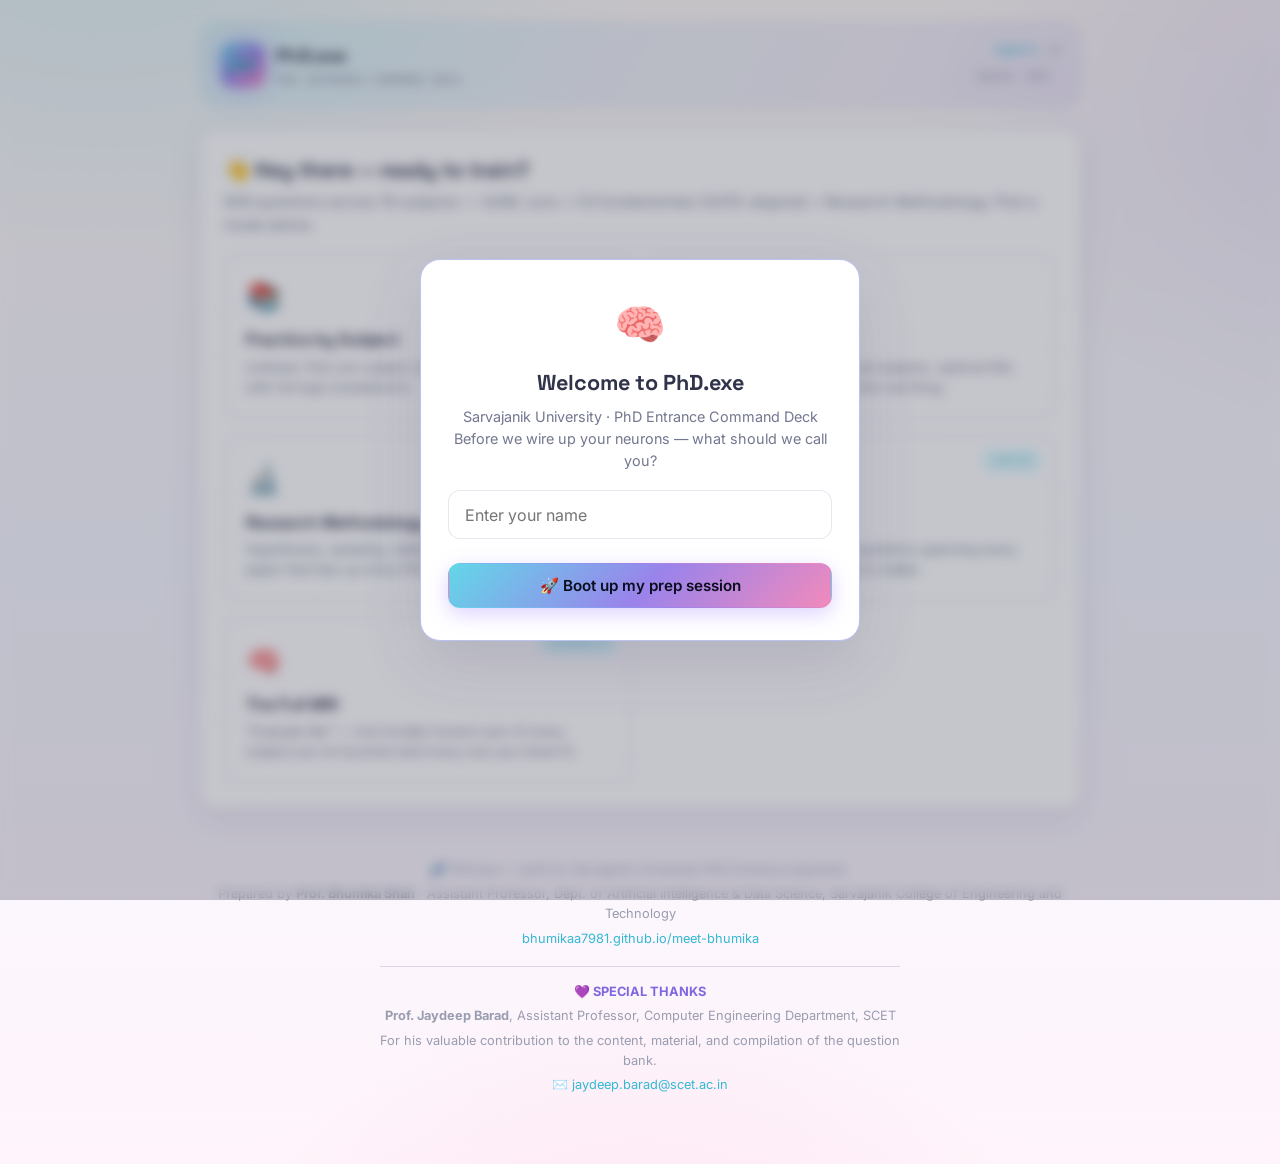
<file: phdentrance/index.html>
<!DOCTYPE html>
<html lang="en">
<head>
<meta charset="UTF-8">
<meta name="viewport" content="width=device-width, initial-scale=1.0">
<title>PhD.exe — PhD Entrance Prep | Sarvajanik University</title>
<link rel="preconnect" href="https://fonts.googleapis.com">
<link href="https://fonts.googleapis.com/css2?family=Space+Grotesk:wght@500;600;700&family=Inter:wght@400;500;600;700&family=JetBrains+Mono:wght@500;700&display=swap" rel="stylesheet">
<style>
  :root{
    --bg:#fffaf7; --bg2:#f7f8ff; --bg3:#fff4fb;
    --card:rgba(255,255,255,.88); --card-solid:#ffffff;
    --border:rgba(95,86,150,.14); --border-hi:rgba(96,111,220,.42);
    --ink:#30334a; --muted:#73778f; --muted2:#999db0;
    --cyan:#35b9d3; --violet:#8067df; --pink:#ef76ad; --amber:#f2aa3d;
    --green:#35b982; --red:#e8667c;
    --grad-brand:linear-gradient(135deg,#62d7e8 0%, #9a83eb 52%, #f28abb 100%);
    --font-display:'Space Grotesk',sans-serif; --font-body:'Inter',sans-serif; --font-mono:'JetBrains Mono',monospace;
    --radius:18px;
  }
  *{box-sizing:border-box;margin:0;padding:0;}
  html{scroll-behavior:smooth;}
  body{
    font-family:var(--font-body); color:var(--ink); min-height:100vh; line-height:1.55;
    background:
      radial-gradient(ellipse 900px 500px at 8% -5%, rgba(98,215,232,.20), transparent 62%),
      radial-gradient(ellipse 800px 600px at 108% 8%, rgba(154,131,235,.16), transparent 58%),
      radial-gradient(ellipse 700px 500px at 50% 110%, rgba(242,138,187,.13), transparent 58%),
      linear-gradient(180deg, var(--bg) 0%, var(--bg2) 48%, var(--bg3) 100%);
    position:relative; overflow-x:hidden;
  }
  body::before{ /* dot grid texture */
    content:''; position:fixed; inset:0; z-index:0; pointer-events:none;
    background-image: radial-gradient(rgba(128,103,223,.10) 1px, transparent 1px);
    background-size: 26px 26px; opacity:.5;
  }
  #floatLayer{position:fixed; inset:0; z-index:0; pointer-events:none; overflow:hidden;}
  .floatIcon{position:absolute; font-size:1.8rem; opacity:.16; filter:blur(.2px); animation: drift linear infinite;}
  @keyframes drift{
    0%{ transform: translateY(10vh) translateX(0) rotate(0deg); opacity:0;}
    8%{opacity:.20;}
    92%{opacity:.20;}
    100%{ transform: translateY(-115vh) translateX(40px) rotate(25deg); opacity:0;}
  }
  .wrap{max-width:920px; margin:0 auto; padding:1.4rem 1.2rem 3rem; position:relative; z-index:1;}

  /* ---------- Header ---------- */
  header.topbar{
    display:flex; align-items:center; justify-content:space-between; gap:1rem;
    padding:1rem 1.3rem; border-radius:20px; margin-bottom:1.3rem;
    background: linear-gradient(120deg, rgba(98,215,232,.13), rgba(154,131,235,.11));
    border:1px solid var(--border); backdrop-filter: blur(10px);
  }
  .brand{display:flex; align-items:center; gap:.7rem;}
  .brand .logo{
    width:44px; height:44px; border-radius:12px; display:grid; place-items:center; font-size:1.4rem;
    background: var(--grad-brand); box-shadow:0 0 22px rgba(157,123,255,.55);
  }
  .brand h1{font-family:var(--font-display); font-size:1.15rem; font-weight:700; letter-spacing:.2px;}
  .brand p{font-size:.72rem; color:var(--muted); font-family:var(--font-mono); letter-spacing:.4px; text-transform:uppercase;}
  .hello{font-family:var(--font-mono); font-size:.85rem; color:var(--cyan); text-align:right;}
  .hello b{color:var(--ink);}
  .livestat{display:flex; gap:.6rem; align-items:center;}
  .pill{
    font-family:var(--font-mono); font-size:.72rem; padding:.35rem .65rem; border-radius:999px;
    border:1px solid var(--border); color:var(--muted); background:rgba(255,255,255,.02);
  }

  /* ---------- Cards / generic ---------- */
  .card{
    background:var(--card); border:1px solid var(--border); border-radius:var(--radius);
    padding:1.5rem; margin-bottom:1.2rem; backdrop-filter: blur(14px);
    box-shadow: 0 10px 34px rgba(73,68,120,.10);
  }
  .hidden{display:none !important;}
  h2.section-title{font-family:var(--font-display); font-size:1.3rem; margin-bottom:.3rem;}
  .subtext{color:var(--muted); font-size:.92rem; margin-bottom:1rem;}

  /* buttons */
  .btn{
    display:inline-flex; align-items:center; justify-content:center; gap:.4rem;
    padding:.75rem 1.3rem; border-radius:12px; border:1px solid transparent; cursor:pointer;
    font-family:var(--font-body); font-weight:600; font-size:.95rem; transition:.18s ease; text-align:center;
  }
  .btn-primary{background:var(--grad-brand); color:#0a0e1f; box-shadow:0 6px 20px rgba(157,123,255,.35);}
  .btn-primary:hover{transform:translateY(-2px); box-shadow:0 10px 26px rgba(157,123,255,.5);}
  .btn-outline{background:rgba(255,255,255,.02); color:var(--ink); border-color:var(--border);}
  .btn-outline:hover{border-color:var(--border-hi); color:var(--cyan);}
  .btn-block{width:100%; margin-top:.6rem;}
  .btn:disabled{opacity:.4; cursor:not-allowed; transform:none !important;}
  .btn-sm{padding:.5rem .9rem; font-size:.82rem; border-radius:9px;}

  /* ---------- Mode grid ---------- */
  .mode-grid{display:grid; grid-template-columns:1fr 1fr; gap:1rem;}
  @media (max-width:640px){.mode-grid{grid-template-columns:1fr;}}
  .mode-card{
    position:relative; border-radius:16px; padding:1.3rem; cursor:pointer; overflow:hidden;
    border:1px solid var(--border); background:linear-gradient(160deg, rgba(255,255,255,.04), rgba(255,255,255,.01));
    transition:.2s;
  }
  .mode-card:hover{border-color:var(--border-hi); transform:translateY(-3px); box-shadow:0 14px 30px rgba(93,231,255,.14);}
  .mode-card .micon{font-size:1.8rem; margin-bottom:.5rem; display:block;}
  .mode-card h3{font-family:var(--font-display); font-size:1.02rem; margin-bottom:.25rem;}
  .mode-card p{font-size:.82rem; color:var(--muted);}
  .mode-card .tag{
    position:absolute; top:.8rem; right:.8rem; font-family:var(--font-mono); font-size:.62rem;
    padding:.2rem .5rem; border-radius:999px; background:rgba(93,231,255,.14); color:var(--cyan); border:1px solid rgba(93,231,255,.3);
  }

  /* ---------- subject grid ---------- */
  .subject-grid{
    display:grid; grid-template-columns:repeat(auto-fill,minmax(210px,1fr)); gap:.7rem;
    max-height:460px; overflow-y:auto; padding:.3rem .3rem .3rem 0; margin-top:.4rem;
  }
  .subject-grid::-webkit-scrollbar{width:8px;}
  .subject-grid::-webkit-scrollbar-thumb{background:rgba(157,123,255,.4); border-radius:8px;}
  .subj-card{
    background:rgba(255,255,255,.72); border:1.5px solid var(--border); border-radius:13px;
    padding:.85rem .95rem; cursor:pointer; transition:.15s; display:flex; align-items:center; gap:.6rem;
  }
  .subj-card:hover{border-color:var(--border-hi); background:rgba(93,231,255,.07); transform:translateX(3px);}
  .subj-card .sicon{font-size:1.35rem;}
  .subj-card .sname{font-size:.86rem; font-weight:600; line-height:1.25;}
  .subj-card .scount{font-family:var(--font-mono); font-size:.68rem; color:var(--muted);}

  /* ---------- quiz ---------- */
  .q-meta{display:flex; justify-content:space-between; align-items:center; font-size:.8rem; color:var(--muted); margin-bottom:.7rem; font-family:var(--font-mono); flex-wrap:wrap; gap:.4rem;}
  .badge{display:inline-block; padding:.25rem .65rem; border-radius:999px; font-size:.68rem; font-weight:700; font-family:var(--font-mono); background:rgba(157,123,255,.18); color:var(--violet); border:1px solid rgba(157,123,255,.35);}
  .badge-gate{background:rgba(255,190,85,.18); color:var(--amber); border-color:rgba(255,190,85,.4);}
  .progress-bar{height:7px; background:rgba(255,255,255,.06); border-radius:4px; overflow:hidden; margin-bottom:1rem;}
  .progress-fill{height:100%; background:var(--grad-brand); border-radius:4px; transition:width .3s;}
  .question-text{font-family:var(--font-display); font-size:1.12rem; font-weight:600; margin-bottom:1.1rem; line-height:1.5;}
  .options{display:flex; flex-direction:column; gap:.55rem;}
  .option{
    background:rgba(255,255,255,.76); border:1.5px solid var(--border); border-radius:12px;
    padding:.8rem .95rem; cursor:pointer; transition:.14s; display:flex; align-items:flex-start; gap:.65rem; font-size:.93rem;
  }
  .option:hover{border-color:var(--border-hi); background:rgba(93,231,255,.06);}
  .option.selected{border-color:var(--cyan); background:rgba(93,231,255,.10);}
  .option.correct{border-color:var(--green); background:rgba(61,220,151,.12);}
  .option.wrong{border-color:var(--red); background:rgba(255,92,122,.12);}
  .option .letter{font-family:var(--font-mono); font-weight:700; color:var(--cyan); min-width:1.3rem;}
  .option.correct .letter{color:var(--green);} .option.wrong .letter{color:var(--red);}

  .feedback{margin-top:1.1rem; padding:1rem 1.15rem; border-radius:14px; display:none;}
  .feedback.show{display:block; animation:fadein .25s ease;}
  @keyframes fadein{from{opacity:0; transform:translateY(6px);} to{opacity:1; transform:translateY(0);}}
  .feedback.correct{background:rgba(61,220,151,.08); border:1.5px solid rgba(61,220,151,.4);}
  .feedback.wrong{background:rgba(255,92,122,.08); border:1.5px solid rgba(255,92,122,.4);}
  .feedback h4{font-family:var(--font-display); margin-bottom:.3rem; font-size:1rem;}
  .witty{font-style:italic; color:var(--cyan); font-size:.88rem; margin:.4rem 0 .7rem;}
  .expl-box{background:rgba(255,255,255,.72); border:1px solid var(--border); border-radius:10px; padding:.8rem .9rem; margin-top:.6rem; font-size:.88rem; color:var(--ink);}
  .expl-box h5{font-family:var(--font-mono); font-size:.72rem; text-transform:uppercase; letter-spacing:.6px; color:var(--muted); margin-bottom:.4rem;}
  .expl-box ul{margin:.4rem 0 0 1.1rem; font-size:.86rem; color:var(--muted);}
  .expl-box li{margin-bottom:.25rem;}
  .primer{background:rgba(157,123,255,.08); border:1px dashed rgba(157,123,255,.35); border-radius:10px; padding:.7rem .9rem; font-size:.85rem; color:var(--ink); margin-bottom:.9rem;}
  .primer b{color:var(--violet);}

  .scorebar{display:flex; gap:.6rem; flex-wrap:wrap; margin-bottom:1rem;}
  .stat-chip{
    font-family:var(--font-mono); font-size:.75rem; padding:.4rem .7rem; border-radius:10px;
    background:rgba(255,255,255,.72); border:1px solid var(--border); color:var(--muted);
  }
  .stat-chip b{color:var(--ink);}

  .nav-btns{display:flex; gap:.7rem; margin-top:1.2rem; flex-wrap:wrap;}
  .timer{font-family:var(--font-mono); font-weight:700; color:var(--amber); background:rgba(255,190,85,.12); padding:.3rem .7rem; border-radius:8px; border:1px solid rgba(255,190,85,.3);}

  /* ---------- results ---------- */
  .ring-wrap{display:flex; justify-content:center; margin:1rem 0;}
  .bar-row{display:grid; grid-template-columns:170px 1fr 60px; gap:.6rem; align-items:center; margin-bottom:.55rem; font-size:.82rem;}
  .bar-row .label{color:var(--muted); font-size:.78rem; white-space:nowrap; overflow:hidden; text-overflow:ellipsis;}
  .bar-track{height:11px; background:rgba(255,255,255,.06); border-radius:6px; overflow:hidden;}
  .bar-fill{height:100%; border-radius:6px; transition:width .6s ease;}
  .bar-pct{font-family:var(--font-mono); text-align:right; color:var(--ink); font-size:.78rem;}
  .advice-list{list-style:none; margin-top:.5rem;}
  .advice-list li{padding:.6rem .8rem; border-radius:10px; background:rgba(255,92,122,.08); border:1px solid rgba(255,92,122,.3); margin-bottom:.5rem; font-size:.88rem;}
  .advice-list li.good{background:rgba(61,220,151,.08); border-color:rgba(61,220,151,.3);}

  /* ---------- name modal ---------- */
  .modal-overlay{
    position:fixed; inset:0; background:rgba(48,51,74,.28); backdrop-filter:blur(6px);
    display:flex; align-items:center; justify-content:center; z-index:50; padding:1rem;
  }
  .modal-card{
    max-width:440px; width:100%; background:var(--card-solid); border:1px solid var(--border-hi); border-radius:20px;
    padding:2rem 1.7rem; text-align:center; box-shadow:0 20px 60px rgba(73,68,120,.16);
  }
  .modal-card .micon{font-size:2.6rem; margin-bottom:.6rem;}
  .modal-card h2{font-family:var(--font-display); font-size:1.35rem; margin-bottom:.4rem;}
  .modal-card p{color:var(--muted); font-size:.9rem; margin-bottom:1.1rem;}
  .modal-card input{
    width:100%; padding:.85rem 1rem; border-radius:12px; border:1.5px solid var(--border); background:rgba(255,255,255,.62);
    color:var(--ink); font-size:1rem; font-family:var(--font-body); margin-bottom:.9rem; outline:none;
  }
  .modal-card input:focus{border-color:var(--cyan);}

  footer{text-align:center; padding:2rem 1rem 1rem; font-size:.8rem; color:var(--muted2); position:relative; z-index:1;}
  footer a{color:var(--cyan); text-decoration:none;}
  footer a:hover{text-decoration:underline;}
  footer .fline{margin-bottom:.3rem;}

  @media (prefers-reduced-motion: reduce){ .floatIcon{animation:none; display:none;} }

  /* ---------- witty hype lines ---------- */
  .hype-line{
    font-family:var(--font-mono); font-size:.78rem; color:var(--violet); text-align:center;
    padding:.4rem .7rem; margin-bottom:.7rem; border-radius:10px;
    background:rgba(157,123,255,.08); border:1px dashed rgba(157,123,255,.3);
  }
  .hype-line.bottom{ margin:1rem 0 0; color:var(--pink); background:rgba(239,118,173,.08); border-color:rgba(239,118,173,.32); }

  /* ---------- continue-prep list (home) ---------- */
  .continue-box{ margin-top:.2rem; }
  .continue-item{
    display:flex; align-items:center; gap:.7rem; background:rgba(255,255,255,.72);
    border:1.5px solid var(--border); border-radius:13px; padding:.7rem .9rem; margin-bottom:.55rem;
  }
  .continue-item .cicon{ font-size:1.4rem; }
  .continue-item .cinfo{ flex:1; min-width:0; }
  .continue-item .cname{ font-size:.86rem; font-weight:600; }
  .continue-item .cmeta{ font-family:var(--font-mono); font-size:.68rem; color:var(--muted); }
  .continue-item .ctrack{ height:5px; background:rgba(255,255,255,.08); border-radius:4px; overflow:hidden; margin-top:.3rem; }
  .continue-item .cfill{ height:100%; background:var(--grad-brand); border-radius:4px; }
  .continue-item .cbtns{ display:flex; gap:.4rem; flex-shrink:0; }

  /* ---------- floating nudge bar ---------- */
  #nudgeBar{
    position:fixed; left:50%; bottom:1rem; transform:translateX(-50%); z-index:40;
    max-width:560px; width:calc(100% - 2rem); display:none; align-items:center; gap:.7rem;
    background:linear-gradient(120deg, rgba(53,185,211,.94), rgba(128,103,223,.94));
    color:#fff; padding:.75rem 1rem; border-radius:16px; box-shadow:0 14px 34px rgba(73,68,120,.35);
    backdrop-filter: blur(10px); animation: nudgeIn .35s ease;
  }
  #nudgeBar.show{ display:flex; }
  @keyframes nudgeIn{ from{opacity:0; transform:translateX(-50%) translateY(14px);} to{opacity:1; transform:translateX(-50%) translateY(0);} }
  #nudgeBar .nicon{ font-size:1.4rem; flex-shrink:0; }
  #nudgeBar .ntext{ flex:1; font-size:.84rem; line-height:1.35; }
  #nudgeBar .ntext b{ font-weight:700; }
  #nudgeBar .nbtns{ display:flex; gap:.4rem; flex-shrink:0; }
  #nudgeBar button{
    font-family:var(--font-body); font-weight:700; font-size:.74rem; border-radius:9px; border:none;
    padding:.4rem .65rem; cursor:pointer;
  }
  #nudgeBar .nresume{ background:#fff; color:var(--violet); }
  #nudgeBar .ndismiss{ background:rgba(255,255,255,.2); color:#fff; }
  @media (max-width:640px){ #nudgeBar{ bottom:.6rem; padding:.65rem .8rem; } #nudgeBar .ntext{ font-size:.78rem; } }

  /* ---------- session paused / evaluate screens ---------- */
  .mini-ring-wrap{ display:flex; justify-content:center; margin:.6rem 0 1rem; }
  .not-attempted{ opacity:.55; }
  .badge-zero{ background:rgba(255,92,122,.14); color:var(--red); border:1px solid rgba(255,92,122,.35); font-family:var(--font-mono); font-size:.64rem; padding:.15rem .45rem; border-radius:999px; margin-left:.4rem; }
  .compare-line{ font-size:.86rem; padding:.6rem .8rem; border-radius:10px; background:rgba(93,231,255,.08); border:1px solid rgba(93,231,255,.28); margin-bottom:.5rem; }
</style>
</head>
<body>
<div id="floatLayer"></div>
<div id="nudgeBar">
  <span class="nicon" id="nudgeIcon">📌</span>
  <span class="ntext" id="nudgeText"></span>
  <span class="nbtns">
    <button class="nresume" id="nudgeResumeBtn">Resume</button>
    <button class="ndismiss" onclick="dismissNudge()">✕</button>
  </span>
</div>

<!-- NAME GATE MODAL -->
<div class="modal-overlay" id="nameGate">
  <div class="modal-card">
    <div class="micon">🧠</div>
    <h2>Welcome to PhD.exe</h2>
    <p>Sarvajanik University · PhD Entrance Command Deck<br>Before we wire up your neurons — what should we call you?</p>
    <input type="text" id="nameInput" placeholder="Enter your name" maxlength="30" autocomplete="off">
    <button class="btn btn-primary btn-block" onclick="setName()">🚀 Boot up my prep session</button>
  </div>
</div>

<div class="wrap">
  <header class="topbar">
    <div class="brand">
      <div class="logo">🧬</div>
      <div>
        <h1>PhD.exe</h1>
        <p>PhD Entrance Command Deck</p>
      </div>
    </div>
    <div class="hello">
      <div>Agent: <b id="headerName">—</b></div>
      <div class="livestat">
        <span class="pill" id="headerScorePill">Score: 0/0</span>
      </div>
    </div>
  </header>

  <!-- ================= HOME ================= -->
  <div class="card" id="home">
    <h2 class="section-title">👋 Hey <span id="homeName">there</span> — ready to train?</h2>
    <p class="subtext">928 questions across 19 subjects — AI/ML core + CS fundamentals (GATE-aligned) + Research Methodology. Pick a mode below.</p>
    <div class="mode-grid">
      <div class="mode-card" onclick="startPracticeSelect()">
        <span class="micon">📚</span>
        <h3>Practice by Subject</h3>
        <p>Untimed. Pick one subject, drill it question by question with full logic breakdowns.</p>
      </div>
      <div class="mode-card" onclick="startLiveSetup()">
        <span class="micon">⏱️</span>
        <h3>Live Mixed Exam</h3>
        <p>Randomized questions across all subjects, optional 90s timer per question — simulate the real thing.</p>
      </div>
      <div class="mode-card" onclick="startPractice('Research Methodology')">
        <span class="micon">🔬</span>
        <h3>Research Methodology</h3>
        <p>Hypotheses, sampling, validity, research design — the paper that trips up every PhD aspirant.</p>
        <span class="tag">CORE</span>
      </div>
      <div class="mode-card" onclick="startGateFocus()">
        <span class="micon">⭐</span>
        <h3>GATE Focus Set</h3>
        <p>Hand-picked, expert-verified questions spanning every subject — the ones most likely to matter.</p>
        <span class="tag">CURATED</span>
      </div>
      <div class="mode-card" onclick="showEvaluate()">
        <span class="micon">🧠</span>
        <h3>The Full MRI</h3>
        <p>"Evaluate Me" — one brutally honest scan of every subject you've touched (and every one you haven't).</p>
        <span class="tag">DIAGNOSTIC</span>
      </div>
    </div>

    <div class="continue-box hidden" id="continueBox">
      <h3 class="section-title" style="font-size:1.02rem; margin-top:1.2rem;">⏯️ Pick up where you left off</h3>
      <div id="continueList"></div>
    </div>
  </div>

  <!-- ================= PRACTICE SELECT ================= -->
  <div class="card hidden" id="practiceSelect">
    <h2 class="section-title">📚 Choose your subject</h2>
    <p class="subtext">Untimed practice. Every answer gets a full logic breakdown — take your time.</p>
    <div class="subject-grid" id="subjectList"></div>
    <button class="btn btn-outline btn-block" onclick="showHome()">← Back to home</button>
  </div>

  <!-- ================= LIVE SETUP ================= -->
  <div class="card hidden" id="liveSetup">
    <h2 class="section-title">⏱️ Configure your live exam</h2>
    <p class="subtext">Questions are shuffled from the entire bank across all 19 subjects.</p>
    <div class="mode-grid" style="margin-bottom:1rem;">
      <div class="mode-card" onclick="startLive(20)"><span class="micon">⚡</span><h3>Quick Sprint</h3><p>20 questions</p></div>
      <div class="mode-card" onclick="startLive(40)"><span class="micon">🎯</span><h3>Standard Round</h3><p>40 questions</p></div>
      <div class="mode-card" onclick="startLive(80)"><span class="micon">🏋️</span><h3>Deep Grind</h3><p>80 questions</p></div>
      <div class="mode-card" onclick="startLive(0)"><span class="micon">🌌</span><h3>Full Marathon</h3><p>All 928 questions</p></div>
    </div>
    <label style="display:flex; align-items:center; gap:.5rem; font-size:.88rem; color:var(--muted); margin-bottom:.5rem;">
      <input type="checkbox" id="timerCheck" style="width:16px;height:16px;"> Enable 90-second timer per question
    </label>
    <button class="btn btn-outline btn-block" onclick="showHome()">← Back to home</button>
  </div>

  <!-- ================= QUIZ ================= -->
  <div class="card hidden" id="quizArea">
    <div class="scorebar" id="scorebar"></div>
    <div class="primer" id="primerBox"></div>
    <div class="q-meta">
      <span id="progressText">Q 1 / 1</span>
      <span class="badge" id="subjBadge">Subject</span>
      <span class="timer hidden" id="timerDisplay">90s</span>
    </div>
    <div class="progress-bar"><div class="progress-fill" id="progressFill" style="width:0%"></div></div>
    <p class="hype-line" id="hypeTop"></p>
    <div class="question-text" id="questionText"></div>
    <div class="options" id="optionsContainer"></div>

    <div class="feedback" id="feedbackBox">
      <h4 id="feedbackTitle"></h4>
      <p class="witty" id="wittyLine"></p>
      <div class="expl-box">
        <h5>🧭 Answer Logic</h5>
        <div id="feedbackExpl"></div>
        <ul id="wrongReasons"></ul>
      </div>
      <p class="stat-chip" style="margin-top:.7rem; display:inline-block;" id="runningScoreChip"></p>
    </div>

    <p class="hype-line bottom" id="hypeBottom"></p>

    <div class="nav-btns">
      <button class="btn btn-primary" id="submitBtn" onclick="submitAnswer()" disabled>Submit Answer</button>
      <button class="btn btn-primary hidden" id="nextBtn" onclick="nextQuestion()">Next Question →</button>
      <button class="btn btn-primary hidden" id="finishBtn" onclick="showResults()">🏁 Finish & See Results</button>
      <button class="btn btn-outline" onclick="confirmQuit()">Quit to Home</button>
    </div>
  </div>

  <!-- ================= RESULTS ================= -->
  <div class="card hidden" id="results">
    <h2 class="section-title" id="resultsHeadline">🏁 Session Complete</h2>
    <p class="subtext" id="modeLabel"></p>
    <div class="ring-wrap"><svg id="scoreRing" width="200" height="200" viewBox="0 0 200 200"></svg></div>
    <p class="subtext" id="scoreDetail" style="text-align:center; font-size:1rem;"></p>
    <p class="witty" id="finalWitty" style="text-align:center; font-size:1rem; margin:.6rem 0 1.2rem;"></p>

    <div id="resultsCompare"></div>

    <h3 class="section-title" style="font-size:1.05rem;">📊 Performance by Subject</h3>
    <div id="subjectBars" style="margin-top:.7rem;"></div>

    <h3 class="section-title" style="font-size:1.05rem; margin-top:1.3rem;">🎯 Where to focus next</h3>
    <ul class="advice-list" id="adviceList"></ul>

    <div class="nav-btns">
      <button class="btn btn-primary" onclick="restartSame()">🔁 Retry This Set</button>
      <button class="btn btn-outline" onclick="showHome()">🏠 Back to Home</button>
    </div>
  </div>

  <!-- ================= SESSION PAUSED (intermediate performance) ================= -->
  <div class="card hidden" id="sessionPaused">
    <h2 class="section-title" id="pausedHeadline">⏸️ Session Paused</h2>
    <p class="subtext" id="pausedModeLabel"></p>
    <div class="mini-ring-wrap"><svg id="pausedRing" width="160" height="160" viewBox="0 0 200 200"></svg></div>
    <p class="subtext" id="pausedDetail" style="text-align:center; font-size:1rem;"></p>
    <p class="witty" id="pausedWitty" style="text-align:center; font-size:1rem; margin:.6rem 0 1.2rem;"></p>

    <div id="pausedSubjectBarsWrap" class="hidden">
      <h3 class="section-title" style="font-size:1.02rem;">📊 So far, by subject</h3>
      <div id="pausedSubjectBars" style="margin-top:.7rem;"></div>
    </div>

    <div class="nav-btns">
      <button class="btn btn-primary" id="pausedResumeBtn">▶️ Resume right here</button>
      <button class="btn btn-outline" onclick="showHome()">🏠 Home instead</button>
    </div>
  </div>

  <!-- ================= EVALUATE ME (full diagnostic) ================= -->
  <div class="card hidden" id="evaluateMe">
    <h2 class="section-title">🧠 The Full MRI — Evaluate Me</h2>
    <p class="subtext">Every question you've ever answered here, scanned and cross-examined. No sugar-coating.</p>
    <div class="mini-ring-wrap"><svg id="evalRing" width="180" height="180" viewBox="0 0 200 200"></svg></div>
    <p class="subtext" id="evalDetail" style="text-align:center; font-size:1rem;"></p>
    <p class="witty" id="evalWitty" style="text-align:center; font-size:1rem; margin:.6rem 0 1.2rem;"></p>

    <div id="evalCompare"></div>

    <h3 class="section-title" style="font-size:1.05rem; margin-top:1rem;">📊 Every subject, ranked</h3>
    <div id="evalBars" style="margin-top:.7rem;"></div>

    <h3 class="section-title" style="font-size:1.05rem; margin-top:1.3rem;">🎯 Where to focus next</h3>
    <ul class="advice-list" id="evalAdvice"></ul>

    <div class="nav-btns">
      <button class="btn btn-outline" onclick="showHome()">🏠 Back to Home</button>
    </div>
  </div>

  <footer>
    <div class="fline">🧬 PhD.exe — built for Sarvajanik University PhD Entrance aspirants.</div>
    <div class="fline">Prepared by <b>Prof. Bhumika Shah</b> · Assistant Professor, Dept. of Artificial Intelligence &amp; Data Science, Sarvajanik College of Engineering and Technology</div>
    <div><a href="https://bhumikaa7981.github.io/meet-bhumika/" target="_blank" rel="noopener">bhumikaa7981.github.io/meet-bhumika</a></div>
    <div style="margin-top:1.1rem; padding-top:.9rem; border-top:1px solid rgba(95,86,150,.18); max-width:520px; margin-left:auto; margin-right:auto; line-height:1.55;">
      <div class="fline" style="color:var(--violet); font-weight:700;">💜 SPECIAL THANKS</div>
      <div class="fline"><b>Prof. Jaydeep Barad</b>, Assistant Professor, Computer Engineering Department, SCET</div>
      <div class="fline">For his valuable contribution to the content, material, and compilation of the question bank.</div>
      <div class="fline">✉️ <a href="mailto:jaydeep.barad@scet.ac.in">jaydeep.barad@scet.ac.in</a></div>
    </div>
  </footer>
</div>
<script>
/* ============ DATA ============ */
const ALL_QUESTIONS = [{"id":"Convo_1","subject":"Convolutional Neural Networks","question":"What is the primary purpose of a Convolutional Neural Network (CNN)?","options":["Object detection","Image classification","Text generation","Reinforcement learning"],"answer":"b","explanation":"Correct"},{"id":"Convo_2","subject":"Convolutional Neural Networks","question":"Which layer type is typically used to extract local features in a CNN?","options":["Convolutional layer","Pooling layer","Fully connected layer","Activation layer"],"answer":"a","explanation":"Correct"},{"id":"Convo_3","subject":"Convolutional Neural Networks","question":"What is the advantage of using convolutional layers in a CNN?","options":["They can capture local spatial patterns in the input data","They can handle sequential data","They can generate synthetic data","They can handle variable-length inputs"],"answer":"a","explanation":"Correct"},{"id":"Convo_4","subject":"Convolutional Neural Networks","question":"What is the purpose of the pooling layer in a CNN?","options":["To reduce the spatial dimensions of the feature maps","To introduce non-linearity to the network","To adjust the weights and biases of the network","To compute the gradients for backpropagation"],"answer":"a","explanation":"Correct"},{"id":"Convo_5","subject":"Convolutional Neural Networks","question":"Which activation function is commonly used in the convolutional layers of a CNN?","options":["ReLU (Rectified Linear Unit)","Sigmoid","Tanh (Hyperbolic Tangent)","Softmax"],"answer":"a","explanation":"Correct"},{"id":"Convo_6","subject":"Convolutional Neural Networks","question":"What is the purpose of the stride parameter in a convolutional layer?","options":["To determine the size of the receptive field","To control the step size of the convolution operation","To adjust the learning rate during training","None of the above"],"answer":"b","explanation":"Correct"},{"id":"Convo_7","subject":"Convolutional Neural Networks","question":"Which layer type is used to reduce the spatial dimensions in a CNN?","options":["Convolutional layer","Pooling layer","Fully connected layer","Activation layer"],"answer":"b","explanation":"Correct"},{"id":"Convo_8","subject":"Convolutional Neural Networks","question":"What is the purpose of the padding parameter in a convolutional layer?","options":["To adjust the learning rate during training","To prevent the reduction of spatial dimensions","To regularize the network and prevent overfitting","None of the above"],"answer":"b","explanation":"Correct"},{"id":"Convo_9","subject":"Convolutional Neural Networks","question":"Which layer type is responsible for making final predictions in a CNN?","options":["Convolutional layer","Pooling layer","Fully connected layer","Activation layer"],"answer":"c","explanation":"Correct"},{"id":"Convo_10","subject":"Convolutional Neural Networks","question":"What is the purpose of the fully connected layers in a CNN?","options":["To capture global patterns and make predictions","To reduce the spatial dimensions of the input data","To apply non-linear transformations to the feature maps","To initialize the weights and biases of the network"],"answer":"a","explanation":"Correct"},{"id":"Convo_11","subject":"Convolutional Neural Networks","question":"Which layer type is responsible for applying non-linear transformations to the feature maps in a CNN? This website uses cookies to provide necessary site functionality and to improve your experience. By using this website, you agree","options":["Convolutional layer","Pooling layer","Fully connected layer","Activation layer"],"answer":"d","explanation":"Correct"},{"id":"Convo_12","subject":"Convolutional Neural Networks","question":"What is the purpose of dropout regularization in a CNN?","options":["To randomly disable neurons during training to prevent overfitting","To adjust the learning rate during training","To increase the number of layers in the network","None of the above"],"answer":"a","explanation":"Correct"},{"id":"Convo_13","subject":"Convolutional Neural Networks","question":"Which layer type is responsible for backpropagating the gradients and updating the network's parameters in a CNN?","options":["Convolutional layer","Pooling layer","Fully connected layer","Activation layer"],"answer":"c","explanation":"Correct"},{"id":"Convo_14","subject":"Convolutional Neural Networks","question":"What is the primary advantage of using a CNN over a fully connected neural network for image processing tasks?","options":["CNNs can capture local spatial patterns in the input data","CNNs can handle sequential data","CNNs have a higher number of neurons","CNNs have a higher training speed"],"answer":"a","explanation":"Correct"},{"id":"Convo_15","subject":"Convolutional Neural Networks","question":"Which layer type is responsible for parameter sharing in a CNN?","options":["Convolutional layer","Pooling layer","Fully connected layer","Activation layer"],"answer":"a","explanation":"Correct"},{"id":"Convo_16","subject":"Convolutional Neural Networks","question":"What is the purpose of the receptive field in a convolutional layer?","options":["To determine the number of filters in the layer","To determine the size of the feature maps This website uses cookies to provide necessary site functionality and to improve your experience. By using this website, you agree","To specify the size of the local region for the convolution operation","None of the above"],"answer":"c","explanation":"Correct"},{"id":"Convo_17","subject":"Convolutional Neural Networks","question":"Which layer type is responsible for spatial downsampling in a CNN?","options":["Convolutional layer","Pooling layer","Fully connected layer","Activation layer"],"answer":"b","explanation":"Correct"},{"id":"Convo_18","subject":"Convolutional Neural Networks","question":"What is the purpose of the filter/kernel in a convolutional layer?","options":["To determine the number of neurons in the layer","To specify the size of the feature maps","To extract local features from the input data","None of the above"],"answer":"c","explanation":"Correct"},{"id":"Convo_19","subject":"Convolutional Neural Networks","question":"Which layer type is commonly used in CNNs to normalize the input data?","options":["Convolutional layer","Pooling layer","Batch normalization layer","Activation layer"],"answer":"c","explanation":"Correct"},{"id":"Convo_20","subject":"Convolutional Neural Networks","question":"What is the primary goal of training a CNN?","options":["To minimize the prediction error on the training data","To maximize the number of layers in the network","To achieve 100% accuracy on the test data","None of the above"],"answer":"a","explanation":"Correct"},{"id":"Convo_21","subject":"Convolutional Neural Networks","question":"Which layer type is responsible for introducing translation invariance in a CNN?","options":["Convolutional layer","Pooling layer","Fully connected layer","Activation layer"],"answer":"a","explanation":"Correct"},{"id":"Convo_22","subject":"Convolutional Neural Networks","question":"What is the purpose of the output layer in a CNN?","options":["To compute the predicted output based on the final feature representation","To reduce the spatial dimensions of the input data","To apply non-linear transformations to the feature maps","To initialize the weights and biases of the network"],"answer":"a","explanation":"Correct"},{"id":"Convo_23","subject":"Convolutional Neural Networks","question":"What is the purpose of zero-padding in a CNN?","options":["To adjust the learning rate during training","To prevent the reduction of spatial dimensions","To regularize the network and prevent overfitting","None of the above"],"answer":"b","explanation":"Correct"},{"id":"Convo_24","subject":"Convolutional Neural Networks","question":"Which layer type is commonly used in CNNs for semantic segmentation tasks?","options":["Convolutional layer","Pooling layer","Fully connected layer","Upsampling layer"],"answer":"d","explanation":"Correct"},{"id":"Convo_25","subject":"Convolutional Neural Networks","question":"What is the purpose of the loss function in CNN training?","options":["To measure the prediction error and guide the learning process","To initialize the weights and biases of the network","To adjust the learning rate during training","None of the above"],"answer":"a","explanation":"Correct"},{"id":"Convo_26","subject":"Convolutional Neural Networks","question":"Which layer type is commonly used in CNNs to introduce non-linearity?","options":["Convolutional layer","Pooling layer","Fully connected layer","Activation layer"],"answer":"d","explanation":"Correct"},{"id":"Convo_27","subject":"Convolutional Neural Networks","question":"What is the purpose of the learning rate in CNN training? This website uses cookies to provide necessary site functionality and to improve your experience. By using this website, you agree","options":["To control the step size of the parameter updates during optimization","To adjust the size of the filters in the convolutional layers","To increase the number of layers in the network","None of the above"],"answer":"a","explanation":"Correct"},{"id":"Convo_28","subject":"Convolutional Neural Networks","question":"Which layer type is responsible for feature extraction in a CNN?","options":["Convolutional layer","Pooling layer","Fully connected layer","Activation layer"],"answer":"a","explanation":"Correct"},{"id":"Convo_29","subject":"Convolutional Neural Networks","question":"What is the purpose of data augmentation in CNN training?","options":["To increase the number of layers in the network","To introduce noise and variations in the training data","To adjust the learning rate during training","None of the above"],"answer":"b","explanation":"Correct"},{"id":"Convo_30","subject":"Convolutional Neural Networks","question":"Which layer type is commonly used in CNNs to handle variable-sized inputs?","options":["Convolutional layer","Pooling layer","Fully connected layer","None of the above"],"answer":"d","explanation":"Correct"},{"id":"Ensem_1","subject":"Ensemble Learning","question":"Ensemble learning is a machine learning technique that involves:","options":["Training multiple models and combining their predictions","Training a single model on a large dataset","Training a model using a deep neural network","Training a model using reinforcement learning"],"answer":"a","explanation":"Correct"},{"id":"Ensem_2","subject":"Ensemble Learning","question":"Which of the following is an example of an ensemble learning algorithm?","options":["Decision Tree","Support Vector Machine (SVM)","Random Forest","K-Nearest Neighbors (KNN)"],"answer":"c","explanation":"Correct"},{"id":"Ensem_3","subject":"Ensemble Learning","question":"Bagging is an ensemble technique that:","options":["Combines predictions using a weighted average","Trains multiple models on different subsets of the data","Constructs an ensemble by iteratively updating weights","Uses a committee of experts to make predictions"],"answer":"b","explanation":"Correct"},{"id":"Ensem_4","subject":"Ensemble Learning","question":"Boosting is an ensemble technique that:","options":["Combines predictions using a weighted average","Trains multiple models on different subsets of the data","Constructs an ensemble by iteratively updating weights","Uses a committee of experts to make predictions"],"answer":"c","explanation":"Correct"},{"id":"Ensem_5","subject":"Ensemble Learning","question":"AdaBoost is an example of:","options":["Bagging algorithm","Boosting algorithm","Randomized algorithm","Reinforcement learning"],"answer":"b","explanation":"Correct"},{"id":"Ensem_6","subject":"Ensemble Learning","question":"Gradient Boosting is an ensemble technique that:","options":["Combines predictions using a weighted average","Trains multiple models on different subsets of the data","Constructs an ensemble by iteratively updating weights","Uses a committee of experts to make predictions"],"answer":"c","explanation":"Correct"},{"id":"Ensem_7","subject":"Ensemble Learning","question":"XGBoost is a popular implementation of:","options":["Bagging algorithm","Boosting algorithm","Random Forest algorithm","K-Means clustering algorithm"],"answer":"b","explanation":"Correct"},{"id":"Ensem_8","subject":"Ensemble Learning","question":"Stacking is an ensemble technique that:","options":["Combines predictions using a weighted average","Trains multiple models on different subsets of the data","Constructs an ensemble by iteratively updating weights","Trains a meta-model to make predictions based on outputs of base models"],"answer":"d","explanation":"Correct"},{"id":"Ensem_9","subject":"Ensemble Learning","question":"Which ensemble learning algorithm uses bootstrapping and feature sampling?","options":["Random Forest","AdaBoost","Gradient Boosting","Stacking"],"answer":"a","explanation":"Correct"},{"id":"Ensem_10","subject":"Ensemble Learning","question":"The purpose of using ensemble learning is to:","options":["Reduce overfitting and improve generalization","Increase training time and complexity","Decrease the number of models required","Eliminate the need for labeled data"],"answer":"a","explanation":"Correct"},{"id":"Ensem_11","subject":"Ensemble Learning","question":"Bagging algorithms are effective in: This website uses cookies to provide necessary site functionality and to improve your experience. By using this website, you agree","options":["Handling imbalanced datasets","Sequential data prediction","Clustering high-dimensional data","Text classification tasks"],"answer":"a","explanation":"Correct"},{"id":"Ensem_12","subject":"Ensemble Learning","question":"Which ensemble learning algorithm assigns weights to base models based on their performance?","options":["AdaBoost","Random Forest","Gradient Boosting","Stacking"],"answer":"a","explanation":"Correct"},{"id":"Ensem_13","subject":"Ensemble Learning","question":"Which ensemble learning algorithm uses a committee of experts to make predictions?","options":["Bagging","Boosting","Random Forest","Stacking"],"answer":"c","explanation":"Correct"},{"id":"Ensem_14","subject":"Ensemble Learning","question":"Which ensemble learning algorithm is prone to overfitting if the base models are too complex?","options":["Bagging","Boosting","Random Forest","Stacking"],"answer":"b","explanation":"Correct"},{"id":"Ensem_15","subject":"Ensemble Learning","question":"Which ensemble learning algorithm can handle both regression and classification tasks?","options":["Bagging","AdaBoost","Gradient Boosting","Stacking"],"answer":"c","explanation":"Correct"},{"id":"Ensem_16","subject":"Ensemble Learning","question":"Ensemble learning algorithms are useful when:","options":["The dataset is small and low-dimensional","The dataset is large and high-dimensional","The dataset is perfectly balanced","The dataset contains only categorical variables"],"answer":"b","explanation":"Correct"},{"id":"Ensem_17","subject":"Ensemble Learning","question":"Ensemble learning algorithms can improve model performance by:","options":["Reducing bias","Reducing variance","Increasing interpretability","Increasing training time"],"answer":"b","explanation":"Correct"},{"id":"Ensem_18","subject":"Ensemble Learning","question":"Which ensemble learning algorithm can handle both numerical and categorical data without requiring one- hot encoding?","options":["Bagging","AdaBoost","Gradient Boosting","Stacking"],"answer":"c","explanation":"Correct"},{"id":"Ensem_19","subject":"Ensemble Learning","question":"Which ensemble learning algorithm is less sensitive to outliers?","options":["Bagging","Boosting","Random Forest","Stacking"],"answer":"c","explanation":"Correct"},{"id":"Ensem_20","subject":"Ensemble Learning","question":"The majority voting method in ensemble learning refers to:","options":["Combining predictions by averaging their probabilities","Combining predictions by taking the mode of their classes","Combining predictions by multiplying their probabilities","Combining predictions by taking the median of their values"],"answer":"b","explanation":"Correct"},{"id":"Ensem_21","subject":"Ensemble Learning","question":"Which ensemble learning algorithm can handle missing values in the dataset?","options":["Bagging","AdaBoost","Gradient Boosting","Stacking"],"answer":"a","explanation":"Correct"},{"id":"Ensem_22","subject":"Ensemble Learning","question":"Ensemble learning algorithms are useful for:","options":["Improving model stability","Increasing model complexity","Reducing feature importance","Eliminating the need for cross-validation"],"answer":"a","explanation":"Correct"},{"id":"Ensem_23","subject":"Ensemble Learning","question":"Which ensemble learning algorithm can handle non-linear relationships in the data?","options":["Bagging","AdaBoost","Gradient Boosting","Stacking"],"answer":"c","explanation":"Correct"},{"id":"Ensem_24","subject":"Ensemble Learning","question":"Ensemble learning algorithms are effective in:","options":["Reducing model interpretability","Increasing model training time","Handling unbalanced datasets","Eliminating the need for hyperparameter tuning"],"answer":"c","explanation":"Correct"},{"id":"Ensem_26","subject":"Ensemble Learning","question":"Which ensemble learning algorithm is less susceptible to overfitting compared to others?","options":["Bagging","Boosting","Random Forest","Stacking"],"answer":"c","explanation":"Correct"},{"id":"Ensem_27","subject":"Ensemble Learning","question":"Which ensemble learning algorithm uses a weighted sum of predictions from base models?","options":["Bagging","AdaBoost","Gradient","Stacking"],"answer":"b","explanation":"Correct"},{"id":"Ensem_28","subject":"Ensemble Learning","question":"Which ensemble learning algorithm can be used to identify important features in a dataset?","options":["Bagging","AdaBoost","Gradient Boosting","Stacking"],"answer":"c","explanation":"Correct"},{"id":"Ensem_29","subject":"Ensemble Learning","question":"Ensemble learning algorithms can be computationally expensive when:","options":["The dataset is small","The base models are simple","The ensemble size is small","The dataset is large"],"answer":"d","explanation":"Correct"},{"id":"Ensem_30","subject":"Ensemble Learning","question":"Which ensemble learning algorithm can be applied to both regression and classification tasks?","options":["Bagging","AdaBoost","Random Forest","Stacking"],"answer":"c","explanation":"Correct"},{"id":"Neura_1","subject":"Neural Networks","question":"Which activation function is commonly used in the hidden layers of a neural network to introduce non- linearity?","options":["Sigmoid","ReLU (Rectified Linear Unit)","Tanh (Hyperbolic Tangent)","Linear"],"answer":"b","explanation":"Correct"},{"id":"Neura_2","subject":"Neural Networks","question":"What is the purpose of the activation function in a neural network?","options":["It determines the number of layers in the network","It normalizes the input data","It introduces non-linearity in the network","It controls the learning rate of the network"],"answer":"c","explanation":"Correct"},{"id":"Neura_3","subject":"Neural Networks","question":"Which neural network architecture is used for handling sequential data, such as natural language processing or time series analysis?","options":["Feedforward Neural Network (FNN)","Convolutional Neural Network (CNN)","Recurrent Neural Network (RNN)","Radial Basis Function Network (RBFN)"],"answer":"c","explanation":"Correct"},{"id":"Neura_4","subject":"Neural Networks","question":"Which neural network architecture is commonly used for image classification tasks?","options":["Feedforward Neural Network (FNN)","Convolutional Neural Network (CNN)","Recurrent Neural Network (RNN)","Radial Basis Function Network (RBFN)"],"answer":"b","explanation":"Correct"},{"id":"Neura_5","subject":"Neural Networks","question":"Which algorithm is used for updating the weights in a neural network during the training process?","options":["Backpropagation","Gradient Descent","Stochastic Gradient Descent (SGD)","All of the above"],"answer":"d","explanation":"Backpropagation computes the gradients, while Gradient Descent and its variant SGD are the optimisation rules that actually use those gradients to update the weights. All three work together during training, so 'All of the above' is correct."},{"id":"Neura_6","subject":"Neural Networks","question":"What is the purpose of the bias term in a neural network?","options":["It controls the learning rate of the network","It adds flexibility to the decision boundaries of the network","It introduces non-linearity in the network","It allows shifting the activation function"],"answer":"d","explanation":"Correct"},{"id":"Neura_7","subject":"Neural Networks","question":"Which algorithm is used for updating the weights in a neural network with a single training example at a time?","options":["Backpropagation","Gradient Descent","Stochastic Gradient Descent (SGD)","Mini-batch Gradient Descent"],"answer":"c","explanation":"Correct"},{"id":"Neura_8","subject":"Neural Networks","question":"Which technique is used for preventing overfitting in a neural network by randomly dropping out neurons during training?","options":["Dropout","Batch Normalization","L1 Regularization","L2 Regularization"],"answer":"a","explanation":"Correct"},{"id":"Neura_9","subject":"Neural Networks","question":"What is the purpose of the loss function in a neural network?","options":["It measures the accuracy of predictions","It measures the complexity of the model","It quantifies the difference between predicted and actual values","It controls the learning rate of the network"],"answer":"c","explanation":"Correct"},{"id":"Neura_10","subject":"Neural Networks","question":"Which algorithm is used for updating the weights in a neural network by considering the previous weight update?","options":["Backpropagation through time (BPTT)","Resilient Propagation (RProp)","Levenberg-Marquardt Algorithm","Quickprop"],"answer":"b","explanation":"Correct"},{"id":"Neura_11","subject":"Neural Networks","question":"Which neural network architecture is used for handling both sequential and spatial data, such as video processing or 3D image analysis?","options":["Feedforward Neural Network (FNN)","Convolutional Neural Network (CNN)","Recurrent Neural Network (RNN)","Long Short-Term Memory (LSTM) Network"],"answer":"d","explanation":"Correct"},{"id":"Neura_13","subject":"Neural Networks","question":"What is the purpose of the learning rate in a neural network?","options":["It controls the speed of convergence during training","It determines the number of hidden layers in the network","It introduces non-linearity in the network","It allows shifting the activation function"],"answer":"a","explanation":"Correct"},{"id":"Neura_15","subject":"Neural Networks","question":"Which neural network architecture is used for handling variable-length sequential data, such as text generation or machine translation?","options":["Feedforward Neural Network (FNN)","Convolutional Neural Network (CNN)","Recurrent Neural Network (RNN)","Transformer Network"],"answer":"d","explanation":"Correct"},{"id":"Neura_16","subject":"Neural Networks","question":"Which technique is used for normalizing the input data in a neural network to ensure similar scales across different features?","options":["Dropout","Batch Normalization","L1 Regularization","L2 Regularization"],"answer":"b","explanation":"Correct"},{"id":"Neura_23","subject":"Neural Networks","question":"What is the purpose of the momentum term in a neural network?","options":["It controls the speed of convergence during training","It introduces non-linearity in the network","It allows shifting the activation function","It helps accelerate the convergence and overcome local minima"],"answer":"d","explanation":"Correct"},{"id":"Neura_26","subject":"Neural Networks","question":"What is the purpose of the early stopping technique in a neural network?","options":["It prevents the network from overfitting the training data","It speeds up the convergence of the network","It allows shifting the activation function","It controls the learning rate of the network"],"answer":"a","explanation":"Correct"},{"id":"Neura_29","subject":"Neural Networks","question":"What is the purpose of the dropout technique in a neural network?","options":["It prevents the network from overfitting the training data","It speeds up the convergence of the network","It allows shifting the activation function","It introduces non-linearity in the network"],"answer":"a","explanation":"Correct"},{"id":"Clust_1","subject":"Clustering Algorithms","question":"Which of the following is a goal of clustering algorithms?","options":["Classification","Regression","Dimensionality reduction","Grouping similar data points together"],"answer":"d","explanation":"Correct"},{"id":"Clust_2","subject":"Clustering Algorithms","question":"Which clustering algorithm is based on the concept of centroids?","options":["K-Means","DBSCAN","Agglomerative","Mean-Shift"],"answer":"a","explanation":"Correct"},{"id":"Clust_3","subject":"Clustering Algorithms","question":"Which clustering algorithm does not require specifying the number of clusters in advance?","options":["K-Means","DBSCAN","Agglomerative","Mean-Shift"],"answer":"b","explanation":"Correct"},{"id":"Clust_4","subject":"Clustering Algorithms","question":"Which clustering algorithm is sensitive to the order of the data points?","options":["K-Means","DBSCAN","Agglomerative","Mean-Shift"],"answer":"d","explanation":"Correct"},{"id":"Clust_5","subject":"Clustering Algorithms","question":"Which clustering algorithm is based on a density-based approach?","options":["K-Means","DBSCAN","Agglomerative","Mean-Shift"],"answer":"b","explanation":"Correct"},{"id":"Clust_6","subject":"Clustering Algorithms","question":"Which clustering algorithm uses a hierarchical approach to create clusters?","options":["K-Means","DBSCAN","Agglomerative","Mean-Shift"],"answer":"c","explanation":"Correct"},{"id":"Clust_7","subject":"Clustering Algorithms","question":"Which clustering algorithm is based on the concept of medoids?","options":["K-Means","DBSCAN","Agglomerative","K-Medoids"],"answer":"d","explanation":"Correct"},{"id":"Clust_8","subject":"Clustering Algorithms","question":"Which clustering algorithm is capable of detecting outliers as noise points?","options":["K-Means","DBSCAN","Agglomerative","Mean-Shift"],"answer":"b","explanation":"Correct"},{"id":"Clust_9","subject":"Clustering Algorithms","question":"Which clustering algorithm is suitable for non-linearly separable data?","options":["K-Means","DBSCAN","Agglomerative","Mean-Shift"],"answer":"d","explanation":"Correct"},{"id":"Clust_10","subject":"Clustering Algorithms","question":"Which clustering algorithm assigns data points to the nearest cluster centroid?","options":["K-Means","DBSCAN","Agglomerative","Mean-Shift"],"answer":"a","explanation":"Correct"},{"id":"Clust_11","subject":"Clustering Algorithms","question":"Which clustering algorithm is computationally efficient for large datasets? This website uses cookies to provide necessary site functionality and to improve your experience. By using this website, you agree","options":["K-Means","DBSCAN","Agglomerative","Mean-Shift"],"answer":"b","explanation":"Correct"},{"id":"Clust_12","subject":"Clustering Algorithms","question":"Which clustering algorithm can handle clusters of varying shapes and sizes?","options":["K-Means","DBSCAN","Agglomerative","Mean-Shift"],"answer":"b","explanation":"Correct"},{"id":"Clust_13","subject":"Clustering Algorithms","question":"Which clustering algorithm does not require the assumption of equal-sized clusters?","options":["K-Means","DBSCAN","Agglomerative","Mean-Shift"],"answer":"d","explanation":"Correct"},{"id":"Clust_14","subject":"Clustering Algorithms","question":"Which clustering algorithm is based on the concept of nearest neighbors?","options":["K-Means","DBSCAN","Agglomerative","K-Nearest Neighbors"],"answer":"d","explanation":"Correct"},{"id":"Clust_15","subject":"Clustering Algorithms","question":"Which clustering algorithm is sensitive to the initial placement of cluster centroids?","options":["K-Means","DBSCAN","Agglomerative","Mean-Shift"],"answer":"a","explanation":"K-Means starts by randomly placing k centroids, so the final clusters it converges to can differ across runs depending on that initial placement. This is why k-means++ (smarter seeding) and multiple random restarts are used in practice."},{"id":"Clust_16","subject":"Clustering Algorithms","question":"Which clustering algorithm is based on the concept of minimizing the within-cluster variance?","options":["K-Means","DBSCAN","Agglomerative This website uses cookies to provide necessary site functionality and to improve your experience. By using this website, you agree","Mean-Shift"],"answer":"a","explanation":"Correct"},{"id":"Clust_17","subject":"Clustering Algorithms","question":"Which clustering algorithm is suitable for high-dimensional data?","options":["K-Means","DBSCAN","Agglomerative","Mean-Shift"],"answer":"a","explanation":"Correct"},{"id":"Clust_18","subject":"Clustering Algorithms","question":"Which clustering algorithm is capable of identifying dense regions in the data?","options":["K-Means","DBSCAN","Agglomerative","Mean-Shift"],"answer":"b","explanation":"Correct"},{"id":"Clust_19","subject":"Clustering Algorithms","question":"Which clustering algorithm is based on the concept of similarity or distance between data points?","options":["K-Means","DBSCAN","Agglomerative","Mean-Shift"],"answer":"a","explanation":"Correct"},{"id":"Clust_20","subject":"Clustering Algorithms","question":"Which clustering algorithm can handle categorical data?","options":["K-Means","DBSCAN","Agglomerative","K-Modes"],"answer":"d","explanation":"Correct"},{"id":"Clust_21","subject":"Clustering Algorithms","question":"Which clustering algorithm is based on the concept of density-reachable points?","options":["K-Means","DBSCAN","Agglomerative","Mean-Shift"],"answer":"b","explanation":"Correct"},{"id":"Clust_22","subject":"Clustering Algorithms","question":"Which clustering algorithm is capable of handling noise and outliers effectively? This website uses cookies to provide necessary site functionality and to improve your experience. By using this website, you agree","options":["K-Means","DBSCAN","Agglomerative","Mean-Shift"],"answer":"b","explanation":"Correct"},{"id":"Clust_23","subject":"Clustering Algorithms","question":"Which clustering algorithm is suitable for time-series data?","options":["K-Means","DBSCAN","Agglomerative","K-Shape"],"answer":"d","explanation":"Correct"},{"id":"Clust_24","subject":"Clustering Algorithms","question":"Which clustering algorithm is based on the concept of merging the closest clusters iteratively?","options":["K-Means","DBSCAN","Agglomerative","Mean-Shift"],"answer":"c","explanation":"Correct"},{"id":"Clust_25","subject":"Clustering Algorithms","question":"Which clustering algorithm is suitable for large datasets with an unknown number of clusters?","options":["K-Means","DBSCAN","Agglomerative","Mean-Shift"],"answer":"d","explanation":"Correct"},{"id":"Clust_26","subject":"Clustering Algorithms","question":"Which clustering algorithm is based on the concept of fuzzy sets and membership degrees?","options":["K-Means","DBSCAN","Fuzzy C-Means","Mean-Shift"],"answer":"c","explanation":"Correct"},{"id":"Clust_27","subject":"Clustering Algorithms","question":"Which clustering algorithm can be used to identify overlapping clusters in the data?","options":["K-Means","DBSCAN","Agglomerative","Density-Based Overlapping Clustering This website uses cookies to provide necessary site functionality and to improve your experience. By using this website, you agree"],"answer":"d","explanation":"Correct"},{"id":"Clust_28","subject":"Clustering Algorithms","question":"Which clustering algorithm is based on the concept of minimizing the sum of squared errors within each cluster?","options":["K-Means","DBSCAN","Agglomerative","Mean-Shift"],"answer":"a","explanation":"Correct"},{"id":"Clust_29","subject":"Clustering Algorithms","question":"Which clustering algorithm is suitable for text mining and document clustering?","options":["K-Means","DBSCAN","Agglomerative","Latent Dirichlet Allocation (LDA)"],"answer":"d","explanation":"Correct"},{"id":"Clust_30","subject":"Clustering Algorithms","question":"Which clustering algorithm is suitable for image segmentation and object detection?","options":["K-Means","DBSCAN","Agglomerative","Mean-Shift"],"answer":"d","explanation":"Correct"},{"id":"Recur_1","subject":"Recurrent Neural Networks","question":"What is the primary purpose of a Recurrent Neural Network (RNN)?","options":["Image classification","Text generation","Reinforcement learning","Object detection"],"answer":"b","explanation":"Correct"},{"id":"Recur_2","subject":"Recurrent Neural Networks","question":"Which layer type is typically used to capture sequential dependencies in an RNN?","options":["Input layer","Hidden layer","Output layer","Activation layer"],"answer":"b","explanation":"Correct"},{"id":"Recur_3","subject":"Recurrent Neural Networks","question":"What is the advantage of using recurrent layers in an RNN?","options":["They can capture temporal dependencies in the input data","They can handle variable-length inputs","They can generate synthetic data","They can handle non-linear transformations"],"answer":"a","explanation":"Correct"},{"id":"Recur_4","subject":"Recurrent Neural Networks","question":"What is the purpose of the hidden state in an RNN?","options":["To store the information from the previous time step","To adjust the learning rate during training","To compute the gradients for backpropagation","None of the above"],"answer":"a","explanation":"Correct"},{"id":"Recur_5","subject":"Recurrent Neural Networks","question":"Which activation function is commonly used in the recurrent layers of an RNN?","options":["ReLU (Rectified Linear Unit)","Sigmoid","Tanh (Hyperbolic Tangent)","Softmax"],"answer":"c","explanation":"Correct"},{"id":"Recur_6","subject":"Recurrent Neural Networks","question":"What is the purpose of the time step parameter in an RNN?","options":["To determine the number of recurrent layers in the network","To adjust the learning rate during training","To specify the length of the input sequence","None of the above"],"answer":"c","explanation":"Correct"},{"id":"Recur_7","subject":"Recurrent Neural Networks","question":"Which layer type is commonly used to initialize the hidden state in an RNN?","options":["Input layer","Hidden layer","Output layer","Activation layer"],"answer":"b","explanation":"Correct"},{"id":"Recur_8","subject":"Recurrent Neural Networks","question":"What is the purpose of the bidirectional RNN architecture?","options":["To handle sequential data in both forward and backward directions","To reduce the computational complexity of the network","To adjust the learning rate during training","None of the above"],"answer":"a","explanation":"Correct"},{"id":"Recur_9","subject":"Recurrent Neural Networks","question":"Which layer type is responsible for making final predictions in an RNN?","options":["Input layer","Hidden layer","Output layer","Activation layer"],"answer":"c","explanation":"Correct"},{"id":"Recur_10","subject":"Recurrent Neural Networks","question":"What is the purpose of the recurrent connection in an RNN?","options":["To propagate the hidden state across different time steps","To adjust the weights and biases of the network","To reduce the dimensionality of the input data","None of the above"],"answer":"a","explanation":"Correct"},{"id":"Recur_11","subject":"Recurrent Neural Networks","question":"Which layer type is commonly used in RNNs for sequence-to-sequence tasks? This website uses cookies to provide necessary site functionality and to improve your experience. By using this website, you agree","options":["Input layer","Hidden layer","Output layer","Attention layer"],"answer":"d","explanation":"Correct"},{"id":"Recur_12","subject":"Recurrent Neural Networks","question":"What is the purpose of the backpropagation through time (BPTT) algorithm in RNN training?","options":["To compute the gradients and update the network's parameters","To adjust the learning rate during training","To prevent overfitting by regularizing the model","None of the above"],"answer":"a","explanation":"Correct"},{"id":"Recur_13","subject":"Recurrent Neural Networks","question":"Which layer type is commonly used in RNNs to handle variable-length inputs?","options":["Input layer","Hidden layer","Output layer","None of the above"],"answer":"a","explanation":"Correct"},{"id":"Recur_14","subject":"Recurrent Neural Networks","question":"What is the purpose of the initial hidden state in an RNN?","options":["To provide the starting point for the recurrent computation","To adjust the learning rate during training","To compute the gradients for backpropagation","None of the above"],"answer":"a","explanation":"Correct"},{"id":"Recur_15","subject":"Recurrent Neural Networks","question":"Which layer type is responsible for handling the output at each time step in an RNN?","options":["Input layer","Hidden layer","Output layer","Activation layer"],"answer":"c","explanation":"Correct"},{"id":"Recur_16","subject":"Recurrent Neural Networks","question":"What is the purpose of the teacher forcing technique in RNN training?","options":["To adjust the learning rate during training","To propagate the gradients through time","To reduce the computational complexity of the network This website uses cookies to provide necessary site functionality and to improve your experience. By using this website, you agree","None of the above"],"answer":"b","explanation":"Correct"},{"id":"Recur_17","subject":"Recurrent Neural Networks","question":"Which layer type is commonly used in RNNs for language modeling tasks?","options":["Input layer","Hidden layer","Output layer","None of the above"],"answer":"c","explanation":"Correct"},{"id":"Recur_18","subject":"Recurrent Neural Networks","question":"What is the purpose of the sequence-to-vector architecture in an RNN?","options":["To process an input sequence and produce a fixed-length representation","To adjust the weights and biases of the network","To reduce the dimensionality of the input data","None of the above"],"answer":"a","explanation":"Correct"},{"id":"Recur_19","subject":"Recurrent Neural Networks","question":"Which layer type is responsible for introducing non-linearity in an RNN?","options":["Input layer","Hidden layer","Output layer","Activation layer"],"answer":"d","explanation":"Correct"},{"id":"Recur_20","subject":"Recurrent Neural Networks","question":"What is the purpose of the forget gate in a Gated Recurrent Unit (GRU)?","options":["To control the flow of information from the previous hidden state","To adjust the learning rate during training","To compute the gradients for backpropagation","None of the above"],"answer":"a","explanation":"Correct"},{"id":"Recur_21","subject":"Recurrent Neural Networks","question":"Which layer type is commonly used in RNNs for machine translation tasks?","options":["Input layer","Hidden layer","Output layer","Attention layer"],"answer":"d","explanation":"Correct"},{"id":"Recur_22","subject":"Recurrent Neural Networks","question":"What is the purpose of the peephole connections in a Long Short-Term Memory (LSTM) network? This website uses cookies to provide necessary site functionality and to improve your experience. By using this website, you agree","options":["To allow the cell state to influence the gating mechanisms","To adjust the learning rate during training","To introduce non-linearity to the network","None of the above"],"answer":"a","explanation":"Correct"},{"id":"Recur_23","subject":"Recurrent Neural Networks","question":"Which layer type is responsible for handling variable-length outputs in an RNN?","options":["Input layer","Hidden layer","Output layer","None of the above"],"answer":"c","explanation":"Correct"},{"id":"Recur_24","subject":"Recurrent Neural Networks","question":"What is the purpose of the cell state in an LSTM network?","options":["To store long-term dependencies in the input sequence","To adjust the learning rate during training","To compute the gradients for backpropagation","None of the above"],"answer":"a","explanation":"Correct"},{"id":"Recur_25","subject":"Recurrent Neural Networks","question":"Which layer type is commonly used in RNNs for speech recognition tasks?","options":["Input layer","Hidden layer","Output layer","None of the above"],"answer":"c","explanation":"Correct"},{"id":"Recur_26","subject":"Recurrent Neural Networks","question":"What is the purpose of the input gate in an LSTM network?","options":["To control the flow of information from the current input","To adjust the learning rate during training","To introduce non-linearity to the network","None of the above"],"answer":"a","explanation":"The input gate in an LSTM decides how much of the new candidate information (derived from the current input and previous hidden state) is allowed to update the cell state."},{"id":"Recur_27","subject":"Recurrent Neural Networks","question":"Which layer type is responsible for handling variable-length inputs and outputs in an RNN?","options":["Input layer","Hidden layer","Output layer This website uses cookies to provide necessary site functionality and to improve your experience. By using this website, you agree","None of the above"],"answer":"d","explanation":"Correct"},{"id":"Recur_28","subject":"Recurrent Neural Networks","question":"What is the purpose of the output gate in an LSTM network?","options":["To control the flow of information to the current output","To adjust the learning rate during training","To introduce non-linearity to the network","None of the above"],"answer":"a","explanation":"Correct"},{"id":"Recur_29","subject":"Recurrent Neural Networks","question":"Which layer type is commonly used in RNNs for time series prediction tasks?","options":["Input layer","Hidden layer","Output layer","None of the above"],"answer":"c","explanation":"Correct"},{"id":"Recur_30","subject":"Recurrent Neural Networks","question":"What is the purpose of the reset gate in a Gated Recurrent Unit (GRU)?","options":["To reset the hidden state based on the current input","To adjust the learning rate during training","To introduce non-linearity to the network","None of the above"],"answer":"a","explanation":"Correct"},{"id":"Super_1","subject":"Supervised Learning","question":"Which of the following is a supervised learning algorithm?","options":["K-means clustering","Decision tree","Principal Component Analysis (PCA)","Apriori algorithm"],"answer":"b","explanation":"Correct"},{"id":"Super_2","subject":"Supervised Learning","question":"In supervised learning, the training dataset consists of:","options":["Input features only","Output labels only","Input features and output labels","None of the above"],"answer":"c","explanation":"Correct"},{"id":"Super_3","subject":"Supervised Learning","question":"Which supervised learning algorithm is known for its ability to handle both classification and regression tasks?","options":["Support Vector Machines (SVM)","Random Forest","K-nearest neighbors (KNN)","Linear Regression"],"answer":"b","explanation":"Correct"},{"id":"Super_4","subject":"Supervised Learning","question":"The main objective of a classification algorithm in supervised learning is to:","options":["Predict continuous values","Determine the optimal number of clusters","Assign input data to predefined categories or classes","Identify patterns in unlabeled data"],"answer":"c","explanation":"Correct"},{"id":"Super_5","subject":"Supervised Learning","question":"Which supervised learning algorithm is based on the concept of \"nearest neighbors\"?","options":["K-means clustering","Decision tree","Naive Bayes","K-nearest neighbors (KNN)"],"answer":"d","explanation":"Correct"},{"id":"Super_6","subject":"Supervised Learning","question":"Which algorithm is used to minimize the errors between predicted and actual outputs in supervised learning?","options":["Decision tree","Gradient Boosting","K-means clustering","Principal Component Analysis (PCA)"],"answer":"b","explanation":"Correct"},{"id":"Super_7","subject":"Supervised Learning","question":"Which algorithm is prone to overfitting in supervised learning?","options":["Logistic Regression","Support Vector Machines (SVM)","K-means clustering","Linear Regression"],"answer":"a","explanation":"Correct"},{"id":"Super_8","subject":"Supervised Learning","question":"Which supervised learning algorithm is an ensemble method that combines multiple weak learners to make predictions?","options":["K-means clustering","Random Forest","Naive Bayes","K-nearest neighbors (KNN)"],"answer":"b","explanation":"Correct"},{"id":"Super_9","subject":"Supervised Learning","question":"The term \"supervised\" in supervised learning refers to:","options":["The presence of a teacher or supervisor during the learning process","The use of labeled data for training","The requirement of human supervision for algorithm execution","The need for a predefined set of rules for decision making"],"answer":"b","explanation":"Correct"},{"id":"Super_10","subject":"Supervised Learning","question":"Which algorithm is suitable for handling multi-class classification problems in supervised learning?","options":["Linear Regression","Decision tree","Naive Bayes","Multinomial Logistic Regression"],"answer":"b","explanation":"Correct"},{"id":"Super_11","subject":"Supervised Learning","question":"Which supervised learning algorithm uses hyperplanes to separate classes?","options":["K-means clustering","Random Forest","Support Vector Machines (SVM)","K-nearest neighbors (KNN)"],"answer":"c","explanation":"Correct"},{"id":"Super_12","subject":"Supervised Learning","question":"Which supervised learning algorithm is based on the Bayes' theorem?","options":["K-means clustering","Decision tree","Naive Bayes","Linear Regression"],"answer":"c","explanation":"Correct"},{"id":"Super_13","subject":"Supervised Learning","question":"Which algorithm uses an ensemble of weak decision trees to make predictions?","options":["K-means clustering","Random Forest","Na ive Bayes","K-nearest neighbors (KNN)"],"answer":"b","explanation":"Correct"},{"id":"Super_14","subject":"Supervised Learning","question":"Which supervised learning algorithm is used for time series forecasting?","options":["Linear Regression","Decision tree","Recurrent Neural Networks (RNN)","Multinomial Logistic Regression"],"answer":"c","explanation":"Correct"},{"id":"Super_15","subject":"Supervised Learning","question":"Which algorithm is used for feature extraction in supervised learning?","options":["Principal Component Analysis (PCA)","Decision tree","Naive Bayes","Linear Regression"],"answer":"a","explanation":"Correct"},{"id":"Super_16","subject":"Supervised Learning","question":"Which supervised learning algorithm is prone to the \"curse of dimensionality\"?","options":["K-means clustering","Random Forest","K-nearest neighbors (KNN)","Support Vector Machines (SVM)"],"answer":"c","explanation":"Correct"},{"id":"Super_17","subject":"Supervised Learning","question":"Which algorithm is commonly used for sentiment analysis in supervised learning?","options":["Linear Regression","Decision tree","Naive Bayes","Multinomial Logistic Regression"],"answer":"c","explanation":"Correct"},{"id":"Super_18","subject":"Supervised Learning","question":"Which supervised learning algorithm aims to find the line that best fits the given data points?","options":["Linear Regression","Decision tree","Support Vector Machines (SVM)","K-means clustering"],"answer":"a","explanation":"Correct"},{"id":"Super_19","subject":"Supervised Learning","question":"Which algorithm is used to reduce the dimensionality of the input features in supervised learning?","options":["K-means clustering","Random Forest","Principal Component Analysis (PCA)","K-nearest neighbors (KNN)"],"answer":"c","explanation":"Correct"},{"id":"Super_20","subject":"Supervised Learning","question":"Which supervised learning algorithm is based on the concept of \"error backpropagation\"?","options":["Linear Regression","Decision tree","Artificial Neural Networks (ANN)","Multinomial Logistic Regression"],"answer":"c","explanation":"Correct"},{"id":"Super_21","subject":"Supervised Learning","question":"Which algorithm is used for imputing missing values in supervised learning?","options":["K-means clustering","Random Forest","Support Vector Machines (SVM)","K-nearest neighbors (KNN)"],"answer":"d","explanation":"Correct"},{"id":"Super_22","subject":"Supervised Learning","question":"Which supervised learning algorithm is suitable for handling imbalanced datasets?","options":["Logistic Regression","Decision tree","Naive Bayes","Random Forest"],"answer":"d","explanation":"Correct"},{"id":"Super_23","subject":"Supervised Learning","question":"Which algorithm is used for collaborative filtering in supervised learning?","options":["Linear Regression","Decision tree","K-nearest neighbors (KNN)","Multinomial Logistic Regression"],"answer":"c","explanation":"Correct"},{"id":"Super_24","subject":"Supervised Learning","question":"Which supervised learning algorithm uses a cost function based on the hinge loss?","options":["Linear Regression","Decision tree","Support Vector Machines (SVM)","Naive Bayes"],"answer":"c","explanation":"Correct"},{"id":"Super_25","subject":"Supervised Learning","question":"Which algorithm is used for time series forecasting with recurrent connections?","options":["Linear Regression","Decision tree","Long Short-Term Memory (LSTM)","Multinomial Logistic Regression"],"answer":"c","explanation":"Correct"},{"id":"Super_26","subject":"Supervised Learning","question":"Which supervised learning algorithm is sensitive to outliers in the training data?","options":["Logistic Regression","Decision tree","Support Vector Machines (SVM)","Random Forest"],"answer":"b","explanation":"Decision trees split data greedily on feature thresholds, so a single extreme outlier can shift a split point and change the whole downstream tree structure, making them comparatively sensitive to outliers versus ensemble or margin-based methods."},{"id":"Super_27","subject":"Supervised Learning","question":"Which algorithm is used for dimensionality reduction by preserving pairwise distances?","options":["K-means clustering","Random Forest","Support Vector Machines (SVM)","t-distributed Stochastic Neighbor Embedding (t-SNE)"],"answer":"d","explanation":"Correct"},{"id":"Super_28","subject":"Supervised Learning","question":"Which supervised learning algorithm is used for text classification?","options":["Linear Regression","Decision tree","Naive Bayes","Multinomial Logistic Regression"],"answer":"c","explanation":"Correct"},{"id":"Super_29","subject":"Supervised Learning","question":"Which algorithm is used for detecting anomalies in supervised learning?","options":["Linear Regression","Decision tree","Isolation Forest","K-means clustering"],"answer":"c","explanation":"Correct"},{"id":"Super_30","subject":"Supervised Learning","question":"Which supervised learning algorithm is used for recommendation systems?","options":["Linear Regression","Decision tree","Support Vector Machines (SVM)","Collaborative Filtering"],"answer":"d","explanation":"Correct"},{"id":"Unsup_1","subject":"Unsupervised Learning","question":"Which of the following is an unsupervised learning algorithm?","options":["Decision tree","K-means clustering","Random Forest","Support Vector Machines (SVM)"],"answer":"b","explanation":"Correct"},{"id":"Unsup_2","subject":"Unsupervised Learning","question":"In unsupervised learning, the training dataset consists of:","options":["Input features only","Output labels only","Input features and output labels","None of the above"],"answer":"a","explanation":"Correct"},{"id":"Unsup_3","subject":"Unsupervised Learning","question":"Which unsupervised learning algorithm is used for dimensionality reduction?","options":["Principal Component Analysis (PCA)","Decision tree","Naive Bayes","Linear Regression"],"answer":"a","explanation":"Correct"},{"id":"Unsup_4","subject":"Unsupervised Learning","question":"The main objective of clustering algorithms in unsupervised learning is to:","options":["Predict continuous values","Determine the optimal number of clusters","Assign input data to predefined categories or classes","Identify patterns in unlabeled data"],"answer":"b","explanation":"Correct"},{"id":"Unsup_5","subject":"Unsupervised Learning","question":"Which unsupervised learning algorithm is based on the concept of \"nearest neighbors\"?","options":["K-means clustering","Hierarchical clustering","Naive Bayes","K-nearest neighbors (KNN)"],"answer":"b","explanation":"Correct"},{"id":"Unsup_6","subject":"Unsupervised Learning","question":"Which algorithm is used to identify patterns or relationships in unlabeled data?","options":["Decision tree","Association rule mining","K-means clustering","Principal Component Analysis (PCA)"],"answer":"b","explanation":"Correct"},{"id":"Unsup_7","subject":"Unsupervised Learning","question":"Which unsupervised learning algorithm is used for outlier detection?","options":["Logistic Regression","Decision tree","Support Vector Machines (SVM)","Isolation Forest"],"answer":"d","explanation":"Correct"},{"id":"Unsup_8","subject":"Unsupervised Learning","question":"Which algorithm is used for finding similar items or grouping similar data points together?","options":["K-means clustering","Random Forest","Support Vector Machines (SVM)","Nearest Neighbors"],"answer":"d","explanation":"Correct"},{"id":"Unsup_9","subject":"Unsupervised Learning","question":"Which unsupervised learning algorithm is used for market basket analysis?","options":["Apriori algorithm","Decision tree","Naive Bayes","Linear Regression"],"answer":"a","explanation":"Correct"},{"id":"Unsup_10","subject":"Unsupervised Learning","question":"Which algorithm is used for recommendation systems?","options":["Linear Regression","Decision tree","Collaborative Filtering","Multinomial Logistic Regression"],"answer":"c","explanation":"Correct"},{"id":"Unsup_11","subject":"Unsupervised Learning","question":"Which unsupervised learning algorithm is used for finding the underlying structure or patterns in data?","options":["K-means clustering","Random Forest","Principal Component Analysis (PCA)","Naive Bayes"],"answer":"c","explanation":"Correct"},{"id":"Unsup_12","subject":"Unsupervised Learning","question":"Which algorithm is used for text document clustering?","options":["K-means clustering","Decision tree","Naive Bayes","Hierarchical clustering"],"answer":"a","explanation":"Correct"},{"id":"Unsup_13","subject":"Unsupervised Learning","question":"Which unsupervised learning algorithm is used for density estimation?","options":["Linear Regression","Decision tree","Gaussian Mixture Models (GMM)","Support Vector Machines (SVM)"],"answer":"c","explanation":"Correct"},{"id":"Unsup_14","subject":"Unsupervised Learning","question":"Which algorithm is used for dimensionality reduction while preserving the neighborhood relationships of the data points?","options":["K-means clustering","Random Forest","t-distributed Stochastic Neighbor Embedding (t-SNE)","Support Vector Machines (SVM)"],"answer":"c","explanation":"Correct"},{"id":"Unsup_15","subject":"Unsupervised Learning","question":"Which unsupervised learning algorithm is used for market segmentation?","options":["Linear Regression","Decision tree","K-means clustering","Naive Bayes"],"answer":"c","explanation":"Correct"},{"id":"Unsup_16","subject":"Unsupervised Learning","question":"Which algorithm is used for anomaly detection in unsupervised learning?","options":["Linear Regression","Decision tree","Support Vector Machines (SVM)","Isolation Forest"],"answer":"d","explanation":"Correct"},{"id":"Unsup_17","subject":"Unsupervised Learning","question":"Which unsupervised learning algorithm is used for finding frequent itemsets?","options":["Linear Regression","Decision tree","Apriori algorithm","Naive Bayes"],"answer":"c","explanation":"Correct"},{"id":"Unsup_18","subject":"Unsupervised Learning","question":"Which algorithm is used for clustering data points based on their density?","options":["K-means clustering","DBSCAN","Support Vector Machines (SVM)","Nearest Neighbors"],"answer":"b","explanation":"Correct"},{"id":"Unsup_19","subject":"Unsupervised Learning","question":"Which unsupervised learning algorithm is used for data visualization?","options":["Principal Component Analysis (PCA)","Decision tree","Naive Bayes","Linear Regression"],"answer":"a","explanation":"Correct"},{"id":"Unsup_20","subject":"Unsupervised Learning","question":"Which algorithm is used for finding association rules among items in a transactional dataset?","options":["K-means clustering","Random Forest","Association rule mining","Support Vector Machines (SVM)"],"answer":"c","explanation":"Correct"},{"id":"Unsup_21","subject":"Unsupervised Learning","question":"Which unsupervised learning algorithm is used for image compression?","options":["Linear Regression","Decision tree","K-means clustering","Naive Bayes"],"answer":"c","explanation":"Correct"},{"id":"Unsup_22","subject":"Unsupervised Learning","question":"Which algorithm is used for community detection in social network analysis?","options":["Linear Regression","Decision tree","Spectral Clustering","Multinomial Logistic Regression"],"answer":"c","explanation":"Correct"},{"id":"Unsup_23","subject":"Unsupervised Learning","question":"Which unsupervised learning algorithm is used for data imputation?","options":["Linear Regression","Decision tree","Expectation-Maximization (EM) algorithm","Support Vector Machines (SVM)"],"answer":"c","explanation":"Correct"},{"id":"Unsup_24","subject":"Unsupervised Learning","question":"Which algorithm is used for generating synthetic samples in unsupervised learning?","options":["Linear Regression","Decision tree","Variational Autoencoder (VAE)","Naive Bayes"],"answer":"c","explanation":"Correct"},{"id":"Unsup_25","subject":"Unsupervised Learning","question":"Which unsupervised learning algorithm is used for document topic modeling?","options":["Linear Regression","Decision tree","Latent Dirichlet Allocation (LDA)","Support Vector Machines (SVM)"],"answer":"c","explanation":"Correct"},{"id":"Unsup_26","subject":"Unsupervised Learning","question":"Which algorithm is used for clustering data points based on their connectivity?","options":["K-means clustering","Random Forest","Mean Shift","Nearest Neighbors"],"answer":"c","explanation":"Correct"},{"id":"Unsup_27","subject":"Unsupervised Learning","question":"Which unsupervised learning algorithm is used for reducing the dimensionality of text data?","options":["Principal Component Analysis (PCA)","Decision tree","Latent Semantic Analysis (LSA)","Naive Bayes"],"answer":"c","explanation":"Correct"},{"id":"Unsup_28","subject":"Unsupervised Learning","question":"Which algorithm is used for discovering sequential patterns in unsupervised learning?","options":["Linear Regression","Decision tree","Hidden Markov Models (HMM)","Support Vector Machines (SVM)"],"answer":"c","explanation":"Correct"},{"id":"Unsup_30","subject":"Unsupervised Learning","question":"Which algorithm is used for density-based clustering that can handle non-linearly separable data?","options":["Linear Regression","Decision tree","OPTICS","Support Vector Machines (SVM)"],"answer":"c","explanation":"Correct"},{"id":"Deep _1","subject":"Deep Learning Fundamentals","question":"What is deep learning?","options":["A type of machine learning algorithm","A branch of artificial intelligence","A technique for training neural networks","All of the above"],"answer":"d","explanation":"Correct"},{"id":"Deep _2","subject":"Deep Learning Fundamentals","question":"Which of the following is not a popular deep learning framework?","options":["TensorFlow","PyTorch","Keras","Scikit-learn"],"answer":"d","explanation":"Correct"},{"id":"Deep _3","subject":"Deep Learning Fundamentals","question":"What is the purpose of an activation function in a neural network?","options":["It introduces non-linearity to the network","It determines the output of a neuron","It helps in backpropagation","All of the above"],"answer":"d","explanation":"Correct"},{"id":"Deep _4","subject":"Deep Learning Fundamentals","question":"What is the role of gradient descent in deep learning?","options":["To minimize the loss function","To find the optimal weights for the neural network","To update the network's parameters","All of the above"],"answer":"d","explanation":"Correct"},{"id":"Deep _5","subject":"Deep Learning Fundamentals","question":"What is the vanishing gradient problem?","options":["When the gradients in a deep neural network become extremely small","When the gradients in a deep neural network become extremely large","When the gradients in a shallow neural network become extremely small","When the gradients in a shallow neural network become extremely large"],"answer":"a","explanation":"Correct"},{"id":"Deep _6","subject":"Deep Learning Fundamentals","question":"What is backpropagation used for in deep learning?","options":["To calculate the gradients for updating the network's parameters","To propagate errors from the output layer to the input layer","To train a neural network","All of the above"],"answer":"d","explanation":"Correct"},{"id":"Deep _7","subject":"Deep Learning Fundamentals","question":"Which of the following is a common loss function used for binary classification in deep learning?","options":["Mean Absolute Error (MAE)","Mean Squared Error (MSE)","Binary Cross-Entropy","Categorical Cross-Entropy"],"answer":"c","explanation":"Correct"},{"id":"Deep _8","subject":"Deep Learning Fundamentals","question":"What is the purpose of dropout regularization in deep learning?","options":["To reduce overfitting","To increase the model's capacity","To improve the training speed","To handle imbalanced datasets"],"answer":"a","explanation":"Correct"},{"id":"Deep _9","subject":"Deep Learning Fundamentals","question":"What is an epoch in deep learning?","options":["The number of layers in a neural network","The number of training examples in a dataset","The number of times the entire dataset is passed through the neural network during training","The number of neurons in a layer"],"answer":"c","explanation":"Correct"},{"id":"Deep _10","subject":"Deep Learning Fundamentals","question":"What is the purpose of a convolutional layer in a convolutional neural network (CNN)?","options":["To reduce the dimensionality of the input","To extract spatial features from the input","To classify the input data","To apply non-linear transformations to the input"],"answer":"b","explanation":"Correct"},{"id":"Deep _11","subject":"Deep Learning Fundamentals","question":"Which activation function is commonly used in the hidden layers of a deep neural network?","options":["ReLU (Rectified Linear Unit)","Sigmoid","Tanh","Softmax"],"answer":"a","explanation":"Correct"},{"id":"Deep _12","subject":"Deep Learning Fundamentals","question":"What is the purpose of pooling layers in a convolutional neural network (CNN)?","options":["To reduce the size of the input data","To perform spatial downsampling","To extract the most important features","All of the above"],"answer":"d","explanation":"Correct"},{"id":"Deep _13","subject":"Deep Learning Fundamentals","question":"Which of the following is a common optimization algorithm used in deep learning?","options":["Gradient Descent","Stochastic Gradient Descent (SGD)","Adam","All of the above"],"answer":"d","explanation":"Correct"},{"id":"Deep _14","subject":"Deep Learning Fundamentals","question":"What is the purpose of data normalization in deep learning?","options":["To scale the input data to a fixed range","To improve the convergence of the optimization algorithm","To make the input data more interpretable","To preprocess the data for visualization"],"answer":"a","explanation":"Correct"},{"id":"Deep _15","subject":"Deep Learning Fundamentals","question":"What is the purpose of a recurrent neural network (RNN)?","options":["To handle sequential data","To classify images","To perform dimensionality reduction","To generate synthetic data"],"answer":"a","explanation":"Correct"},{"id":"Deep _16","subject":"Deep Learning Fundamentals","question":"Which type of RNN architecture is used to address the vanishing gradient problem?","options":["Long Short-Term Memory (LSTM)","Gated Recurrent Unit (GRU)","Simple RNN","Bidirectional RNN"],"answer":"a","explanation":"Correct"},{"id":"Deep _17","subject":"Deep Learning Fundamentals","question":"Which deep learning technique is used for generating new, realistic data samples?","options":["Generative Adversarial Networks (GANs)","Convolutional Neural Networks (CNNs)","Reinforcement Learning","Transfer Learning"],"answer":"a","explanation":"Correct"},{"id":"Deep _18","subject":"Deep Learning Fundamentals","question":"What is the purpose of transfer learning in deep learning?","options":["To reuse pre-trained models on new tasks","To transfer knowledge from one domain to another","To speed up the training process","All of the above"],"answer":"d","explanation":"Correct"},{"id":"Deep _19","subject":"Deep Learning Fundamentals","question":"What is the purpose of a loss function in deep learning?","options":["To measure the difference between predicted and actual values","To guide the training process","To compute the gradients for updating the network's parameters","All of the above"],"answer":"d","explanation":"Correct"},{"id":"Deep _20","subject":"Deep Learning Fundamentals","question":"Which deep learning technique is used for sequence-to-sequence tasks, such as machine translation?","options":["Attention Mechanism","Convolutional Neural Networks (CNNs)","Transfer Learning","Autoencoders"],"answer":"a","explanation":"Correct"},{"id":"Deep _21","subject":"Deep Learning Fundamentals","question":"Which of the following is a common activation function used in the output layer for binary classification?","options":["Sigmoid","ReLU (Rectified Linear Unit)","Tanh","Softmax"],"answer":"a","explanation":"Correct"},{"id":"Deep _22","subject":"Deep Learning Fundamentals","question":"What is the purpose of batch normalization in deep learning?","options":["To reduce internal covariate shift","To accelerate the training process","To improve the generalization of the model","All of the above"],"answer":"d","explanation":"Correct"},{"id":"Deep _23","subject":"Deep Learning Fundamentals","question":"Which deep learning technique is used for unsupervised feature learning?","options":["Autoencoders","Convolutional Neural Networks (CNNs)","Recurrent Neural Networks (RNNs)","Reinforcement Learning"],"answer":"a","explanation":"Correct"},{"id":"Deep _24","subject":"Deep Learning Fundamentals","question":"What is the purpose of an embedding layer in deep learning?","options":["To map high-dimensional input to a lower-dimensional space","To convert categorical variables into numerical representations","To learn distributed representations of words or entities","All of the above"],"answer":"d","explanation":"Correct"},{"id":"Deep _25","subject":"Deep Learning Fundamentals","question":"Which of the following is a popular deep learning architecture for object detection?","options":["YOLO (You Only Look Once)","LSTM (Long Short-Term Memory)","VGG (Visual Geometry Group)","GAN (Generative Adversarial Network)"],"answer":"a","explanation":"Correct"},{"id":"Deep _26","subject":"Deep Learning Fundamentals","question":"What is the purpose of early stopping in deep learning?","options":["To prevent overfitting","To save training time","To improve the model's generalization ability","To avoid local optima in the loss function"],"answer":"a","explanation":"Correct"},{"id":"Deep _27","subject":"Deep Learning Fundamentals","question":"Which deep learning technique is used for learning latent representations from unlabelled data?","options":["Self-supervised learning","Reinforcement Learning","Transfer Learning","Unsupervised Learning"],"answer":"d","explanation":"Correct"},{"id":"Deep _28","subject":"Deep Learning Fundamentals","question":"What is the purpose of dropout in deep learning?","options":["To randomly disable neurons during training","To reduce the model's capacity","To regularize the network and prevent overfitting","All of the above"],"answer":"c","explanation":"Correct"},{"id":"Deep _29","subject":"Deep Learning Fundamentals","question":"Which of the following is a common metric used to evaluate the performance of a classification model in deep learning?","options":["Accuracy","Mean Absolute Error (MAE)","Mean Squared Error (MSE)","R-squared"],"answer":"a","explanation":"Correct"},{"id":"Deep _30","subject":"Deep Learning Fundamentals","question":"Which deep learning technique is used for learning from delayed rewards?","options":["Reinforcement Learning","Supervised Learning","Unsupervised Learning","Transfer Learning"],"answer":"a","explanation":"Correct"},{"id":"Binar_1","subject":"Binary Trees","question":"The number of edges from the root to the node is called __________ of the tree.","options":["Height","Depth","Length","Width"],"answer":"b","explanation":"The number of edges from the root to the node is called depth of the tree."},{"id":"Binar_2","subject":"Binary Trees","question":"The number of edges from the node to the deepest leaf is called _________ of the tree.","options":["Height","Depth","Length","Width"],"answer":"a","explanation":"The number of edges from the node to the deepest leaf is called height of the tree."},{"id":"Binar_3","subject":"Binary Trees","question":"What is a full binary tree?","options":["Each node has exactly zero or two children","Each node has exactly two children","All the leaves are at the same level","Each node has exactly one or two children"],"answer":"a","explanation":"A full binary tree is a tree in which each node has exactly 0 or 2 children."},{"id":"Binar_4","subject":"Binary Trees","question":"What is a complete binary tree?","options":["Each node has exactly zero or two children","A binary tree, which is completely filled, with the possible exception of the bottom level, which is filled from right to left","A binary tree, which is completely filled, with the possible exception of the bottom level, which is filled from left to right","A tree In which all nodes have degree 2"],"answer":"c","explanation":"A binary tree, which is completely filled, with the possible exception of the bottom level, which is filled from left to right is called complete binary tree. A Tree in which each node has exactly zero or two children is called full binary tree. A Tree in which the degree of each node is 2 except leaf nodes is called perfect binary tree."},{"id":"Binar_5","subject":"Binary Trees","question":"What is the average case time complexity for finding the height of the binary tree?","options":["h = O(loglogn)","h = O(nlogn)","h = O(n)","h = O(log n)"],"answer":"d","explanation":"The nodes are either a part of left sub tree or the right sub tree, so we don’t have to traverse all the nodes, this means the complexity is lesser than n, in the average case, assuming the nodes are spread evenly, the time complexity becomes O(logn)."},{"id":"Binar_6","subject":"Binary Trees","question":"Which of the following is not an advantage of trees?","options":["Hierarchical structure","Faster search","Router algorithms","Undo/Redo operations in a notepad"],"answer":"d","explanation":"Undo/Redo operations in a notepad is an application of stack. Hierarchical structure, Faster search, Router algorithms are advantages of trees."},{"id":"Binar_7","subject":"Binary Trees","question":"In a full binary tree if number of internal nodes is I, then number of leaves L are?","options":["L = 2*I","L = I + 1","L = I – 1","L = 2*I – 1"],"answer":"b","explanation":"Number of Leaf nodes in full binary tree is equal to 1 + Number of Internal Nodes i.e L=I+1"},{"id":"Binar_9","subject":"Binary Trees","question":"In a full binary tree if there are L leaves, then total number of nodes N are?","options":["N = 2*L","N = L + 1","N = L – 1","N = 2*L – 1"],"answer":"d","explanation":"The relation between number of nodes(N) and leaves(L) is N=2*L-1."},{"id":"Binar_10","subject":"Binary Trees","question":"Which of the following is incorrect with respect to binary trees?","options":["Let T be a binary tree. For every k ≥ 0, there are no more than 2k nodes in level k","Let T be a binary tree with λ levels. Then T has no more than 2λ – 1 nodes","Let T be a binary tree with N nodes. Then the number of levels is at least ceil(log (N + 1))","Let T be a binary tree with N nodes. Then the number of levels is at least floor(log (N + 1))"],"answer":"d","explanation":"In a binary tree, there are atmost 2k nodes in level k and 2k-1 total number of nodes. Number of levels is at least ceil(log(N+1))."},{"id":"Data _1","subject":"Data Structures","question":"What is a data structure?","options":["A programming language","A collection of algorithms","A way to store and organize data","A type of computer hardware"],"answer":"c","explanation":"Correct answer is C. Standard data structure concept."},{"id":"Data _2","subject":"Data Structures","question":"What are the disadvantages of arrays?","options":["Index value of an array can be negative","Elements are sequentially accessed","Data structure like queue or stack cannot be implemented","There are chances of wastage of memory space if elements inserted in an array are lesser than the allocated size"],"answer":"d","explanation":"Correct answer is D. Standard data structure concept."},{"id":"Data _3","subject":"Data Structures","question":"Which data structure is used for implementing recursion?","options":["Stack","Queue","List","Array"],"answer":"a","explanation":"Correct answer is A. Standard data structure concept."},{"id":"Data _4","subject":"Data Structures","question":"The data structure required to check whether an expression contains a balanced parenthesis is?","options":["Queue","Stack","Tree","Array"],"answer":"b","explanation":"Correct answer is B. Standard data structure concept."},{"id":"Data _5","subject":"Data Structures","question":"Which of the following is not the application of stack?","options":["Data Transfer between two asynchronous process","Compiler Syntax Analyzer","Tracking of local variables at run time","A parentheses balancing program"],"answer":"a","explanation":"Correct answer is A. Standard data structure concept."},{"id":"Data _6","subject":"Data Structures","question":"Which data structure is needed to convert infix notation to postfix notation?","options":["Tree","Branch","Stack","Queue"],"answer":"c","explanation":"Correct answer is C. Standard data structure concept."},{"id":"Data _7","subject":"Data Structures","question":"What is the value of the postfix expression 6 3 2 4 + – *?","options":["74","-18","22","40"],"answer":"b","explanation":"Correct answer is B. Standard data structure concept."},{"id":"Data _8","subject":"Data Structures","question":"What data structure would you mostly likely see in non recursive implementation of a recursive algorithm?","options":["Stack","Linked List","Tree","Queue"],"answer":"b","explanation":"Correct answer is B. Standard data structure concept."},{"id":"Data _9","subject":"Data Structures","question":"Which of the following statement(s) about stack data structure is/are NOT correct?","options":["Top of the Stack always contain the new node","Stack is the FIFO data structure","Null link is present in the last node at the bottom of the stack","Linked List are used for implementing Stacks"],"answer":"c","explanation":"Correct answer is C. Standard data structure concept."},{"id":"Data _10","subject":"Data Structures","question":"The data structure required for Breadth First Traversal on a graph is?","options":["Array","Stack","Tree","Queue"],"answer":"d","explanation":"Correct answer is D. Standard data structure concept."},{"id":"Data _11","subject":"Data Structures","question":"The prefix form of A-B/ (C * D ^ E) is?","options":["-A/B*C^DE","-A/BC*^DE","-ABCD*^DE","-/*^ACBDE"],"answer":"a","explanation":"Correct answer is A. Standard data structure concept."},{"id":"Data _12","subject":"Data Structures","question":"Which of the following points is/are not true about Linked List data structure when it is compared with an array?","options":["Random access is not allowed in a typical implementation of Linked Lists","Access of elements in linked list takes less time than compared to arrays","Arrays have better cache locality that can make them better in terms of performance","It is easy to insert and delete elements in Linked List"],"answer":"b","explanation":"Correct answer is B. Standard data structure concept."},{"id":"Data _13","subject":"Data Structures","question":"Which data structure is based on the Last In First Out (LIFO) principle?","options":["Tree","Linked List","Stack","Queue"],"answer":"c","explanation":"Correct answer is C. Standard data structure concept."},{"id":"Data _14","subject":"Data Structures","question":"Which of the following application makes use of a circular linked list?","options":["Recursive function calls","Undo operation in a text editor","Implement Hash Tables","Allocating CPU to resources"],"answer":"d","explanation":"Correct answer is D. Standard data structure concept."},{"id":"Data _15","subject":"Data Structures","question":"What is a bit array?","options":["Data structure that compactly stores bits","Data structure for representing arrays of records","Array in which elements are not present in continuous locations","An array in which most of the elements have the same value"],"answer":"a","explanation":"Correct answer is A. Standard data structure concept."},{"id":"Data _16","subject":"Data Structures","question":"Which of the following tree data structures is not a balanced binary tree?","options":["Splay tree","B-tree","AVL tree","Red-black tree"],"answer":"a","explanation":"Correct answer is A. Standard data structure concept."},{"id":"Data _17","subject":"Data Structures","question":"Which of the following is not the type of queue?","options":["Priority queue","Circular queue","Single ended queue","Ordinary queue"],"answer":"c","explanation":"Correct answer is C. Standard data structure concept."},{"id":"Data _18","subject":"Data Structures","question":"Which of the following data structures can be used for parentheses matching?","options":["n-ary tree","queue","priority queue","stack"],"answer":"d","explanation":"Correct answer is D. Standard data structure concept."},{"id":"Data _19","subject":"Data Structures","question":"Which algorithm is used in the top tree data structure?","options":["Backtracking","Divide and Conquer","Branch","Greedy"],"answer":"c","explanation":"Correct answer is C. Standard data structure concept."},{"id":"Data _20","subject":"Data Structures","question":"What is the need for a circular queue?","options":["easier computations","implement LIFO principle in queues","effective usage of memory","to delete elements based on priority"],"answer":"b","explanation":"Correct answer is B. Standard data structure concept."},{"id":"Data _21","subject":"Data Structures","question":"Which of the following is the most widely used external memory data structure?","options":["B-tree","Red-black tree","AVL tree","Both AVL tree and Red-black tree"],"answer":"a","explanation":"Correct answer is A. Standard data structure concept."},{"id":"Data _22","subject":"Data Structures","question":"Which of the following is also known as Rope data structure?","options":["Linked List","Array","String","Cord"],"answer":"c","explanation":"Correct answer is C. Standard data structure concept."},{"id":"Data _23","subject":"Data Structures","question":"What will be the output of the following program? main() { char str[]=\"san foundry\"; int len = strlen(str); int i; for(i=0;i<len;i++) push(str[i]); // pushes an element into stack for(i=0;i<len;i++) pop(); //pops an element from the stack }","options":["yrdnuof nas","foundry nas","sanfoundry","san foundry"],"answer":"b","explanation":"Correct answer is B. Standard data structure concept."},{"id":"Data _24","subject":"Data Structures","question":"Which of the following data structure can provide efficient searching of the elements?","options":["binary search tree","unordered lists","2-3 tree","treap"],"answer":"a","explanation":"Correct answer is A. Standard data structure concept."},{"id":"Data _25","subject":"Data Structures","question":"What is an AVL tree?","options":["An unbalanced tree with no height restriction","A tree that is height-balanced: left/right subtree heights differ by at most 1","A tree with at most 3 children","A general tree where every node has three children"],"answer":"b","explanation":"An AVL tree is a self-balancing binary search tree where, for every node, the heights of the left and right subtrees differ by at most 1. Rotations (LL, RR, LR, RL) restore this balance after insertions/deletions, keeping all operations at O(log n)."},{"id":"Data _26","subject":"Data Structures","question":"What is the time complexity for searching a key or integer in Van Emde Boas data structure?","options":["O (M!)","O (log M!)","O (log (log M))","O (M2)"],"answer":"c","explanation":"Correct answer is C. Standard data structure concept."},{"id":"Data _27","subject":"Data Structures","question":"The optimal data structure used to solve Tower of Hanoi is _________","options":["Tree","Heap","Priority queue","Stack"],"answer":"b","explanation":"Correct answer is B. Standard data structure concept."},{"id":"Data _28","subject":"Data Structures","question":"What is the use of the bin data structure?","options":["to have efficient traversal","to have efficient region query","to have efficient deletion","to have efficient insertion"],"answer":"a","explanation":"Correct answer is A. Standard data structure concept."},{"id":"Data _29","subject":"Data Structures","question":"Which is the most appropriate data structure for reversing a word?","options":["stack","queue","graph","tree"],"answer":"c","explanation":"Correct answer is C. Standard data structure concept."},{"id":"Data _30","subject":"Data Structures","question":"What is the functionality of the following piece of code? public void display() { if(size == 0) System.out.println(\"underflow\"); else { Node current = first; while(current != null) { System.out.println(current.getEle()); current = current.getNext(); } } }","options":["display the list","reverse the list","reverse the list excluding top-of-the-stack-element","display the list excluding top-of-the-stack-element"],"answer":"a","explanation":"An alias of the node ‘first’ is created which traverses through the list and displays the elements."},{"id":"Data _31","subject":"Data Structures","question":"Which of the following is the simplest data structure that supports range searching?","options":["AA-trees","K-d trees","Heaps","binary search trees"],"answer":"b","explanation":"K-d trees are the simplest data structure that supports range searching and also it achieves the respectable running time."},{"id":"Data _32","subject":"Data Structures","question":"What is the advantage of a hash table as a data structure?","options":["easy to implement","faster access of data","exhibit good locality of reference","very efficient for less number of entries"],"answer":"b","explanation":"Hash table is a data structure that has an advantage that it allows fast access of elements. Hash functions are used to determine the index of any input record in a hash table."},{"id":"Data _33","subject":"Data Structures","question":"Which type of data structure is a ternary heap?","options":["Hash","Array","Priority Stack","Priority Queue"],"answer":"d","explanation":"Ternary heap is a type of data structure in the field of computer science. It is a part of the Heap data structure family. It is a priority queue type of data structure that follows all the property of heap."},{"id":"Data _34","subject":"Data Structures","question":"What is a dequeue?","options":["A queue implemented with both singly and doubly linked lists","A queue with insert/delete defined for front side of the queue","A queue with insert/delete defined for both front and rear ends of the queue","A queue implemented with a doubly linked list"],"answer":"c","explanation":"A dequeue or a double ended queue is a queue with insert/delete defined for both front and rear ends of the queue."},{"id":"Data _35","subject":"Data Structures","question":"A data structure in which elements can be inserted or deleted at/from both ends but not in the middle is?","options":["Priority queue","Dequeue","Circular queue","Queue"],"answer":"b","explanation":"In dequeuer, we can insert or delete elements from both the ends. In queue, we will follow first in first out principle for insertion and deletion of elements. Element with least priority will be deleted in a priority queue."},{"id":"Data _36","subject":"Data Structures","question":"What is the output of the following Java code? public class array { public static void main(String args[]) { int []arr = {1,2,3,4,5}; System.out.println(arr[2]); System.out.println(arr[4]); } }","options":["4 and 2","2 and 4","5 and 3","3 and 5"],"answer":"d","explanation":"Correct"},{"id":"Data _37","subject":"Data Structures","question":"In simple chaining, what data structure is appropriate?","options":["Doubly linked list","Circular linked list","Singly linked list","Binary trees"],"answer":"a","explanation":"Deletion becomes easier with doubly linked list, hence it is appropriate."},{"id":"C Pro_1","subject":"C Programming","question":"Who is the father of C language?","options":["Steve Jobs","James Gosling","Dennis Ritchie","Rasmus Lerdorf"],"answer":"c","explanation":"Dennis Ritchie is the father of C Programming Language. C programming language was developed in 1972 at American Telephone & Telegraph Bell Laboratories of USA."},{"id":"C Pro_2","subject":"C Programming","question":"Which of the following is not a valid C variable name?","options":["int number;","float rate;","int variable_count;","int $main;"],"answer":"d","explanation":"Since only underscore and no other special character is allowed in a variable name, it results in an error."},{"id":"C Pro_3","subject":"C Programming","question":"All keywords in C are in ____________","options":["LowerCase letters","UpperCase letters","CamelCase letters","None of the mentioned"],"answer":"a","explanation":"Correct"},{"id":"C Pro_4","subject":"C Programming","question":"Which of the following is true for variable names in C?","options":["They can contain alphanumeric characters as well as special characters","It is not an error to declare a variable to be one of the keywords(like goto, static)","Variable names cannot start with a digit","Variable can be of any length"],"answer":"c","explanation":"According to the syntax for C variable name, it cannot start with a digit."},{"id":"C Pro_5","subject":"C Programming","question":"Which is valid C expression?","options":["int my_num = 100,000;","int my_num = 100000;","int my num = 1000;","int $my_num = 10000;"],"answer":"b","explanation":"Space, comma and $ cannot be used in a variable name."},{"id":"C Pro_6","subject":"C Programming","question":"Which of the following cannot be a variable name in C?","options":["volatile","true","friend","export"],"answer":"a","explanation":"Correct"},{"id":"C Pro_7","subject":"C Programming","question":"What is short int in C programming?","options":["The basic data type of C","Qualifier","Short is the qualifier and int is the basic data type","All of the mentioned"],"answer":"c","explanation":"Correct"},{"id":"C Pro_8","subject":"C Programming","question":"Which of the following declaration is not supported by C language?","options":["String str;","char *str;","float str = 3e2;","Both “String str;” and “float str = 3e2;”"],"answer":"a","explanation":"It is legal in Java, but not in C language."},{"id":"C Pro_9","subject":"C Programming","question":"Which keyword is used to prevent any changes in the variable within a C program?","options":["immutable","mutable","const","volatile"],"answer":"c","explanation":"const is a keyword constant in C program."},{"id":"C Pro_10","subject":"C Programming","question":"What is the result of logical or relational expression in C?","options":["True or False","0 or 1","0 if an expression is false and any positive number if an expression is true","None of the mentioned"],"answer":"b","explanation":"Correct"},{"id":"C Pro_11","subject":"C Programming","question":"Which of the following typecasting is accepted by C language?","options":["Widening conversions","Narrowing conversions","Widening & Narrowing conversions","None of the mentioned"],"answer":"c","explanation":"Correct"},{"id":"C Pro_12","subject":"C Programming","question":"Where in C the order of precedence of operators do not exist?","options":["Within conditional statements, if, else","Within while, do-while","Within a macro definition","None of the mentioned"],"answer":"d","explanation":"Correct"},{"id":"C Pro_13","subject":"C Programming","question":"Which of the following is NOT possible with any 2 operators in C?","options":["Different precedence, same associativity","Different precedence, different associativity","Same precedence, different associativity","All of the mentioned"],"answer":"c","explanation":"Correct"},{"id":"C Pro_14","subject":"C Programming","question":"What is an example of iteration in C?","options":["for","while","do-while","all of the mentioned"],"answer":"d","explanation":"Correct"},{"id":"C Pro_15","subject":"C Programming","question":"Functions can return enumeration constants in C?","options":["true","false","depends on the compiler","depends on the standard"],"answer":"a","explanation":"Correct"},{"id":"C Pro_16","subject":"C Programming","question":"Functions in C Language are always _________","options":["Internal","External","Both Internal and External","External and Internal are not valid terms for functions"],"answer":"b","explanation":"Correct"},{"id":"C Pro_17","subject":"C Programming","question":"Which of following is not accepted in C?","options":["static a = 10; //static as","static int func (int); //parameter as static","static static int a; //a static variable prefixed with static","all of the mentioned"],"answer":"c","explanation":"Correct"},{"id":"C Pro_18","subject":"C Programming","question":"Property which allows to produce different executable for different platforms in C is called?","options":["File inclusion","Selective inclusion","Conditional compilation","Recursive macros"],"answer":"c","explanation":"Conditional compilation is the preprocessor facility to produce a different executable."},{"id":"C Pro_19","subject":"C Programming","question":"What is #include <stdio.h>?","options":["Preprocessor directive","Inclusion directive","File inclusion directive","None of the mentioned"],"answer":"a","explanation":"Correct"},{"id":"C Pro_20","subject":"C Programming","question":"C preprocessors can have compiler specific features.","options":["True","False","Depends on the standard","Depends on the platform"],"answer":"a","explanation":"Correct"},{"id":"C Pro_21","subject":"C Programming","question":"Which of the following are C preprocessors?","options":["#ifdef","#define","#endif","all of the mentioned"],"answer":"d","explanation":"Correct"},{"id":"C Pro_22","subject":"C Programming","question":"The C-preprocessors are specified with _________ symbol.","options":["#","$","” ”","&"],"answer":"a","explanation":"The C-preprocessors are specified with # symbol."},{"id":"C Pro_23","subject":"C Programming","question":"How is search done in #include and #include “somelibrary.h” according to C standard?","options":["When former is used, current directory is searched and when latter is used, standard directory is searched","When former is used, standard directory is searched and when latter is used, current directory is searched","When former is used, search is done in implementation defined manner and when latter is used, current directory is searched","For both, search for ‘somelibrary’ is done in implementation-defined places"],"answer":"b","explanation":"Correct"},{"id":"C Pro_24","subject":"C Programming","question":"How many number of pointer (*) does C have against a pointer variable declaration?","options":["7","127","255","No limits"],"answer":"d","explanation":"Correct"},{"id":"C Pro_25","subject":"C Programming","question":"Which of the following is not possible statically in C language?","options":["Jagged Array","Rectangular Array","Cuboidal Array","Multidimensional Array"],"answer":"a","explanation":"Correct"},{"id":"C Pro_26","subject":"C Programming","question":"Which of the following return-type cannot be used for a function in C?","options":["char *","struct","void","none of the mentioned"],"answer":"d","explanation":"Correct"},{"id":"C Pro_27","subject":"C Programming","question":"The standard header _______ is used for variable list arguments (…) in C.","options":["<stdio.h >","<stdlib.h>","<math.h>","<stdarg.h>"],"answer":"d","explanation":"Correct"},{"id":"C Pro_28","subject":"C Programming","question":"When a C program is started, O.S environment is responsible for opening file and providing pointer for that file?","options":["Standard input","Standard output","Standard error","All of the mentioned"],"answer":"d","explanation":"Correct"},{"id":"C Pro_29","subject":"C Programming","question":"In C language, FILE is of which data type?","options":["int","char *","struct","None of the mentioned"],"answer":"c","explanation":"Correct"},{"id":"C Pro_30","subject":"C Programming","question":"What is the sizeof(char) in a 32-bit C compiler?","options":["1 bit","2 bits","1 Byte","2 Bytes"],"answer":"c","explanation":"Correct"},{"id":"C Pro_31","subject":"C Programming","question":"Which of the following is not an operator in C?","options":[",","sizeof()","~","None of the mentioned"],"answer":"d","explanation":"Correct"},{"id":"C Pro_32","subject":"C Programming","question":"scanf() is a predefined function in______header file.","options":["stdlib. h","ctype. h","stdio. h","stdarg. h"],"answer":"c","explanation":"scanf() is a predefined function in \"stdio.h\" header file.printf and scanf() carry out input and output functions in C. These functions statements are present in the header file stdio.h."},{"id":"C Pro_33","subject":"C Programming","question":"What is meant by ‘a’ in the following C operation? fp = fopen(\"Random.txt\", \"a\");","options":["Attach","Append","Apprehend","Add"],"answer":"b","explanation":"Correct"},{"id":"C Pro_46","subject":"C Programming","question":"What will be the value of the following assignment expression? (x = foo())!= 1 considering foo() returns 2","options":["2","True","1","0"],"answer":"c","explanation":"Correct"},{"id":"C Pro_49","subject":"C Programming","question":"Comment on the following C statement. n = 1; printf(\"%d, %dn\", 3*n, n++);","options":["Output will be 3, 2","Output will be 3, 1","Output will be 6, 1","Output is compiler dependent"],"answer":"d","explanation":"Correct"},{"id":"C Pro_53","subject":"C Programming","question":"What is the problem in the following C declarations? int func(int); double func(int); int func(float);","options":["A function with same name cannot have different signatures","A function with same name cannot have different return types","A function with same name cannot have different number of parameters","All of the mentioned"],"answer":"d","explanation":"Correct"},{"id":"C Pro_54","subject":"C Programming","question":"Which option should be selected to work the following C expression? string p = \"HELLO\";","options":["typedef char [] string;","typedef char *string;","typedef char [] string; and typedef char *string;","Such expression cannot be generated in C"],"answer":"b","explanation":"Correct"},{"id":"C Pro_55","subject":"C Programming","question":"What is the meaning of the following C statement? printf(“%10s”, state);","options":["10 spaces before the string state is printed","Print empty spaces if the string state is less than 10 characters","Print the last 10 characters of the string","None of the mentioned"],"answer":"b","explanation":"Correct"},{"id":"C Pro_56","subject":"C Programming","question":"What are the elements present in the array of the following C code? int array[5] = {5};","options":["5, 5, 5, 5, 5","5, 0, 0, 0, 0","5, (garbage), (garbage), (garbage), (garbage)","(garbage), (garbage), (garbage), (garbage), 5"],"answer":"b","explanation":"Correct"},{"id":"C Pro_57","subject":"C Programming","question":"What will be the output of the following C function when EOF returns? int fputs(char *line, FILE *fp)","options":["‘�’ character of array line is encountered","‘n’ character in array line is encountered","‘t’ character in array line is encountered","When an error occurs"],"answer":"d","explanation":"Correct"},{"id":"C Pro_59","subject":"C Programming","question":"Which of the following sequences are unaccepted in C language?","options":["#if #else #endif","#if #elif #endif","#if #if #endif","#if #undef #endif"],"answer":"c","explanation":"Correct"},{"id":"DBMS _1","subject":"DBMS (Sanfoundry)","question":"What is the full form of DBMS?","options":["Data of Binary Management System","Database Management System","Database Management Service","Data Backup Management System"],"answer":"b","explanation":"DBMS is abbreviated as Database Management System. Database Management System stores the data and allows authorized users to manipulate and modify the data."},{"id":"DBMS _2","subject":"DBMS (Sanfoundry)","question":"What is a database?","options":["Organized collection of information that cannot be accessed, updated, and managed","Collection of data or information without organizing","Organized collection of data or information that can be accessed, updated, and managed","Organized collection of data that cannot be updated"],"answer":"c","explanation":"It is defined as an organized collection of data or information for easy access, updating, and management in a computer."},{"id":"DBMS _3","subject":"DBMS (Sanfoundry)","question":"What is DBMS?","options":["DBMS is a collection of queries","DBMS is a high-level language","DBMS is a programming language","DBMS stores, modifies and retrieves data"],"answer":"d","explanation":"DBMS is nothing but a storehouse wherein the authorized user can create a"},{"id":"DBMS _4","subject":"DBMS (Sanfoundry)","question":"Who created the first DBMS?","options":["Edgar Frank Codd","Charles Bachman","Charles Babbage","Sharon B. Codd"],"answer":"b","explanation":"Charles Bachman along with his team invented the first DBMS known as Integrated Data Store (IDS)."},{"id":"DBMS _5","subject":"DBMS (Sanfoundry)","question":"Which type of data can be stored in the database?","options":["Image oriented data","Text, files containing data","Data in the form of audio or video","All of the above"],"answer":"d","explanation":"The reason for creating the database management system was to store large data and these data can be of any form image, text, audio, or video files, etc. DBMS allows the users to store and access the data of any format."},{"id":"DBMS _6","subject":"DBMS (Sanfoundry)","question":"In which of the following formats data is stored in the database management system?","options":["Image","Text","Table","Graph"],"answer":"c","explanation":"The data is stored in a table format intended to manage the storage of data and manipulate stored data to generate information."},{"id":"DBMS _7","subject":"DBMS (Sanfoundry)","question":"Which of the following is not a type of database?","options":["Hierarchical","Network","Distributed","Decentralized"],"answer":"d","explanation":"Different types are: 1) Centralized 2) Distributed 3) Relational 4) NoSQL 5) Cloud 6) Object-oriented 7) Hierarchical 8) Network"},{"id":"DBMS _8","subject":"DBMS (Sanfoundry)","question":"Which of the following is not an example of DBMS?","options":["MySQL","Microsoft Acess","IBM DB2","Google"],"answer":"d","explanation":"MySQL, Microsoft Access, IBM DB2 are database management systems while Google is a search engine. MySQL is a Linux-based database management system, Microsoft Access is a tool that is a part of Microsoft Office used to store data, IBM DB2 is a database management system developed by IBM. Google’s Bigtable is the database that runs Google’s Internet search, Google Maps, YouTube, Gmail, and other products."},{"id":"DBMS _9","subject":"DBMS (Sanfoundry)","question":"Which of the following is not a feature of DBMS?","options":["Minimum Duplication and Redundancy of Data","High Level of Security","Single-user Access only","Support ACID Property"],"answer":"c","explanation":"Single-user Access only” is not a feature of DBMS. DBMS allows multiple users to access and manipulate the database concurrently. It provides mechanisms to handle concurrent access and ensure data consistency and integrity among multiple users. The important features of a database management system are: Minimum Duplication and Redundancy of Data"},{"id":"DBMS _10","subject":"DBMS (Sanfoundry)","question":"Which of the following is a feature of the database?","options":["No-backup for the data stored","User interface provided","Lack of Authentication","Store data in multiple locations"],"answer":"b","explanation":"The important features are: 1) Provides backup for the data stored by the user and the user can retrieve the data whenever required. 2) Provides User-interface to access the data. 3) Only authorized users can access the stored data. 4) Data is stored in one central location but multiple authorized users can access the data."},{"id":"DBMS _11","subject":"DBMS (Sanfoundry)","question":"Which of the following is not a function of the database?","options":["Managing stored data","Manipulating data","Security for stored data","Analysing code"],"answer":"d","explanation":"It allows authorized users to update, store, manipulate, or access data. Since data is stored in table format it is easy to access the data and perform the required functions. It also removes duplicate and redundant data."},{"id":"DBMS _12","subject":"DBMS (Sanfoundry)","question":"Which of the following is a function of the DBMS?","options":["Storing data","Providing multi-users access control","Data Integrity","All of the above"],"answer":"d","explanation":"The purpose of creating DBMS was to store the data. The data stored in the database management system can be can accessed by multiple users if the access is provided. The data stored will be accurate and complete hence providing data integrity."},{"id":"DBMS _13","subject":"DBMS (Sanfoundry)","question":"Which of the following is a component of the DBMS?","options":["Data","Data Languages","Data Manager","All of the above"],"answer":"d","explanation":"The components of DBMS are as follows: 1) Hardware: Like a hard drive, monitor, etc. 2) Software: Provides a user interface 3) Data Manager: Manages operations of DBMS. 4) Data: The collection of information on the DB is known as data. 5) Data Languages: Languages like DDL, DML, DAL, and DCL allow to perform operations like creating, modifying, storing, or retrieving data."},{"id":"DBMS _14","subject":"DBMS (Sanfoundry)","question":"Which of the following is known as a set of entities of the same type that share same properties, or attributes?","options":["Relation set","Tuples","Entity set","Entity Relation model"],"answer":"c","explanation":"In the actual world, an entity is a distinct “thing” or “object” from all other objects. For example: Each employee of an organization is an entity."},{"id":"DBMS _15","subject":"DBMS (Sanfoundry)","question":"What is information about data called?","options":["Hyper data","Tera data","Meta data","Relations"],"answer":"c","explanation":"Information about data is known as Metadata. Metadata describes the data in detail by providing additional information like type, length of the data, etc. Metadata helps the user to understand the data."},{"id":"DBMS _16","subject":"DBMS (Sanfoundry)","question":"What does an RDBMS consist of?","options":["Collection of Records","Collection of Keys","Collection of Tables","Collection of Fields"],"answer":"c","explanation":"It consists of a collection of tables i.e., the data is organized in tabular format. The columns of the relation are known as Fields and rows of the relation are known as Records. Constraints in a relation are known as Keys."},{"id":"DBMS _17","subject":"DBMS (Sanfoundry)","question":"The values appearing in given attributes of any tuple in the referencing relation must likewise occur in specified attributes of at least one tuple in the referenced relation, according to _____________________ integrity constraint.","options":["Referential","Primary","Referencing","Specific"],"answer":"a","explanation":"Consider 2 relations r1 and r2. r1 may include among its attributes the primary key of relation r2. This attribute is called a foreign key from r1, referencing r2. The relation r1 is also called the referencing relation of the foreign key dependency, and r2 is called the referenced relation of the foreign key."},{"id":"DBMS _18","subject":"DBMS (Sanfoundry)","question":"_____________ is a hardware component that is most important for the operation of a database management system.","options":["Microphone","High speed, large capacity disk to store data","High-resolution video display","Printer"],"answer":"b","explanation":"Since all the data are stored in form of memory in the disk, a high speed, and large- capacity disk is required for the operation of the database management system."},{"id":"DBMS _19","subject":"DBMS (Sanfoundry)","question":"The DBMS acts as an interface between ________________ and ________________ of an enterprise- class system.","options":["Data and the DBMS","Application and SQL","Database application and the database","The user and the software"],"answer":"c","explanation":"A database management system is an application that acts as an interface between the user and the database. The user interacts with the application to access data."},{"id":"DBMS _20","subject":"DBMS (Sanfoundry)","question":"The ability to query data, as well as insert, delete, and alter tuples, is offered by ____________","options":["TCL (Transaction Control Language)","DCL (Data Control Language)","DDL (Data Definition Langauge)","DML (Data Manipulation Langauge)"],"answer":"d","explanation":"A query is a request for data or information. Relational Schema is the design and structure of the relation. DDL consists of commands that help in modifying. DML performs the change in the values of the relation."},{"id":"DBMS _21","subject":"DBMS (Sanfoundry)","question":"______________ is a set of one or more attributes taken collectively to uniquely identify a record.","options":["Primary Key","Foreign key","Super key","Candidate key"],"answer":"c","explanation":"Foreign key creates a relationship between two relations. Super key is the superset of all the keys in a relation. A candidate key is used to identify tuples in a relation."},{"id":"DBMS _22","subject":"DBMS (Sanfoundry)","question":"Which command is used to remove a relation from an SQL?","options":["Drop table","Delete","Purge","Remove"],"answer":"a","explanation":"Delete command is used to delete the existing record from the table. The drop table deletes the whole structure of the relation. Purge removes the table which cannot be obtained again."},{"id":"DBMS _23","subject":"DBMS (Sanfoundry)","question":"Which of the following set should be associated with weak entity set for weak entity to be meaningful?","options":["Neighbour set","Strong entity set","Owner set","Identifying set"],"answer":"d","explanation":"Every weak entity must be linked to an identifying entity; in other words, the existence of the weak entity set is contingent on the presence of the identifying entity set. The weak entity set that the identifying entity set identifies is said to be owned by the identifying entity set. Owner entity set is another name for it."},{"id":"DBMS _24","subject":"DBMS (Sanfoundry)","question":"Which of the following command is correct to delete the values in the relation teaches?","options":["Delete from teaches;","Delete from teaches where Id =’Null’;","Remove table teaches;","Drop table teaches;"],"answer":"a","explanation":"To delete the entries from the table Delete from table command should be used."},{"id":"DBMS _25","subject":"DBMS (Sanfoundry)","question":"Procedural language among the following is __________","options":["Domain relational calculus","Tuple relational calculus","Relational algebra","Query language"],"answer":"c","explanation":"Non-Procedural Languages are Domain relational calculus and Tuple relational calculus. Relational algebra is a procedural language that takes input in the form of relation and output generated is also a relation."},{"id":"DBMS _26","subject":"DBMS (Sanfoundry)","question":"_________________ operations do not preserve non-matched tuples.","options":["Left outer join","Inner join","Natural join","Right outer join"],"answer":"b","explanation":"Left outer join returns all the rows from the table that is on the left side and matching rows on the right side of the join. Inner join returns all rows when there is at least one match in BOTH tables. Natural join returns the common columns from the tables being joined. A right outer join returns all the rows from the table that is on the right side and matching rows on the left side of the join."},{"id":"DBMS _27","subject":"DBMS (Sanfoundry)","question":"Which forms have a relation that contains information about a single entity?","options":["4NF","2NF","5NF","3NF"],"answer":"d","explanation":"A table is in its 3rd NF if it has already completed in 2NF, and non-key attributes are not dependent on any non-key attributes. This means that all non-key attributes must depend on primary key. When a table represents a single entity, the primary key will identify the instance row and all attributes in 3NF are dependent on the primary key. So, the primary key in the 3th NF captures the whole information of this single entity."},{"id":"DBMS _28","subject":"DBMS (Sanfoundry)","question":"The top level of the hierarchy consists of ______ each of which can contain _____.","options":["Schemas, Catalogs","Schemas, Environment","Environment, Schemas","Catalogs, Schemas"],"answer":"d","explanation":"Schemas represent the logical configuration of the DBMS. Catalogs consist of metadata of the objects and system settings used."},{"id":"DBMS _29","subject":"DBMS (Sanfoundry)","question":"_______ indicates the maximum number of entities that can be involved in a relationship.","options":["Greater Entity Count","Minimum cardinality","Maximum cardinality","ERD"],"answer":"c","explanation":"The term cardinality refers to the uniqueness of data values included in a single column (attribute) of a table in SQL (Structured Query Language)."},{"id":"DBMS _30","subject":"DBMS (Sanfoundry)","question":"The user IDs can be added or removed using which of the following fixed roles?","options":["db_sysadmin","db_accessadmin","db_securityadmin","db_setupadmin"],"answer":"b","explanation":"Along with security, as the name suggests the db_accessadmin role also handles access. db_sysadmin refers to the system administrator. db_securityadmin as the name suggests it involves granting or declining permission to access the data ensuring security."},{"id":"DBMS _31","subject":"DBMS (Sanfoundry)","question":"Why the following statement is erroneous? SELECT dept_name, ID, avg (salary) FROM instructor GROUP BY dept_name;","options":["Dept_id should not be used in group by clause","Group by clause is not valid in this query","Avg(salary) should not be selected","None"],"answer":"a","explanation":"Any property that does not occur in the group by clause must only appear in an aggregate function if it also appears in the select clause; otherwise, the query is considered incorrect."},{"id":"DBMS _32","subject":"DBMS (Sanfoundry)","question":"The traditional storage of data organized by the customer, stored in separate folders in filing cabinets is an example of ______________ type of ‘database’ management system.","options":["Object-oriented database management system","Relational database management system","Network database management system","Hierarchical database management system"],"answer":"d","explanation":"In an object-oriented database management system, the data is stored in the form of objects. In a relational DBMS, the data is stored in the form of tables. Hierarchy is obtained by Parent-Child Relationship. Parent-Child Relationship Type is basically a 1:N relationship."},{"id":"DBMS _33","subject":"DBMS (Sanfoundry)","question":"After groups have been established, SQL applies predicates in the ___________ clause, allowing aggregate functions to be used.","options":["Where","Having","Group by","With"],"answer":"b","explanation":"In SQL, after grouping data using the GROUP BY clause, the HAVING clause is used to filter the groups based on specific conditions. It allows the use of aggregate functions and selects only the groups that satisfy the given criteria."},{"id":"DBMS _34","subject":"DBMS (Sanfoundry)","question":"Which of the following is not the utility of DBMS?","options":["Backup","Data Loading","Process Organization","File organization"],"answer":"c","explanation":"Backup utility is used to create a copy of the db as a backup. Loading utility is used to load existing file. File organization is used to relocate the files and create new access path. Processing is not an utility."},{"id":"DBMS _35","subject":"DBMS (Sanfoundry)","question":"What does a foreign key combined with a primary key create?","options":["Network model between the tables that connect them","Parent-Child relationship between the tables that connects them","One to many relationship between the tables that connects them","All of the mentioned"],"answer":"b","explanation":"When the foreign key of one table references the primary key of another table, the foreign key creates a parent-child relationship. The table containing the primary key is considered the parent table where as the table containing the foreign key is considered the child table."},{"id":"DBMS _36","subject":"DBMS (Sanfoundry)","question":"Which of the following is correct according to the technology deployed by DBMS?","options":["Pointers are used to maintain transactional integrity and consistency","Cursors are used to maintain transactional integrity and consistency","Locks are used to maintain transactional integrity and consistency","Triggers are used to maintain transactional integrity and consistency"],"answer":"c","explanation":"Pointers are used to access data with great speed and accuracy. Consistency is maintained using locks."},{"id":"DBMS _37","subject":"DBMS (Sanfoundry)","question":"Which of the following is correct regarding the file produced by a spreadsheet?","options":["can be used as it is by the DBMS","stored on disk in an ASCII text format","all of the mentioned","none of the mentioned"],"answer":"a","explanation":"For updating the value in ASCII text format, a regular text file is used."},{"id":"DBMS _38","subject":"DBMS (Sanfoundry)","question":"What is the function of the following command? Delete from r where P;","options":["Clears entries from relation","Deletes relation","Deletes particular tuple from relation","All of the mentioned"],"answer":"c","explanation":"In the command the P gives condition to delete a particular tuple."},{"id":"DBMS _39","subject":"DBMS (Sanfoundry)","question":"______ resembles Create view.","options":["Create table . . . as","Create view as","Create table . . .like","With data"],"answer":"a","explanation":"The ‘create table… as’ statement is similar to the ‘create view… as’ statement in that both are defined with queries. The main distinction is that table contents are set when the table is built, whereas view contents always reflect the current query result."},{"id":"DBMS _40","subject":"DBMS (Sanfoundry)","question":"The query specifying the SQL view is said to be updatable if it meets which of the following conditions?","options":["select clause contains relation attribute names but not have expressions, aggregates, or distinct specification","from clause has 1 relation","query does not have group by or having clause","All of the mentioned"],"answer":"d","explanation":"To update the view in sql all the conditions must be satisfied."},{"id":"DBMS _41","subject":"DBMS (Sanfoundry)","question":"When the “ROLLUP” operator for expression or columns within a “GROUP BY” clause is used?","options":["Find the groups that make up the subtotal in a row","Create group-wise grand totals for the groups indicated in a GROUP BY clause","Group expressions or columns specified in a GROUP BY clause in one direction, from right to left, for computing the subtotals","To produce a cross-tabular report for computing subtotals by grouping phrases or columns given within a GROUP BY clause in all available directions"],"answer":"c","explanation":"A view can be thought of as a virtual table that gets its data from one or more table columns."},{"id":"DBMS _42","subject":"DBMS (Sanfoundry)","question":"Which of the following is the best way to represent the attributes in a large db?","options":["Dot representation","Concatenation","Relational-and","All of the mentioned"],"answer":"b","explanation":"Concatenation in DBMS is used to join two or more table fields of the same table or different tables. Example inst sec and student sec."},{"id":"DBMS _43","subject":"DBMS (Sanfoundry)","question":"Which of the following is the subset of SQL commands used to manipulate Oracle Structures, including tables?","options":["Data Described Language","Data Retrieval Language","Data Manipulation Language","Data Definition Language"],"answer":"d","explanation":"DDLs are used to define schema and table characters and consist of commands that help in modifying. DML performs the change in the values of the relation."},{"id":"DBMS _44","subject":"DBMS (Sanfoundry)","question":"Which of the following functions construct histograms and use buckets for ranking?","options":["Ntil()","Newtil()","Rank()","All of the mentioned"],"answer":"a","explanation":"ntile(n) returns the number of the bucket in which each tuple is stored, with bucket numbers beginning with 1."},{"id":"DBMS _45","subject":"DBMS (Sanfoundry)","question":"__________ command is used in SQL to issue multiple CREATE TABLE, CREATE VIEW and GRANT statements in a single transaction.","options":["CREATE CLUSTER","CREATE PACKAGE","CREATE SCHEMA","All of the mentioned"],"answer":"c","explanation":"A schema is a description of a system’s structure in a formal language supported by the database management system, and it refers to data organization as a blueprint for how a db is built."},{"id":"DBMS _46","subject":"DBMS (Sanfoundry)","question":"Which of the following key is required in to handle the data when the encryption is applied to the data so that the unauthorised user cannot access the data?","options":["Primary key","Authorised key","Encryption key","Decryption key"],"answer":"c","explanation":"The encryption key is used to encrypt the message. Even if the message is intercepted by an enemy, the enemy will be unable to decrypt and interpret the message because he lacks the key."},{"id":"DBMS _47","subject":"DBMS (Sanfoundry)","question":"Which of the following is known as the process of viewing cross-tab with a fixed value of one attribute?","options":["Dicing","Pivoting","Slicing","Both Pivoting and Dicing"],"answer":"c","explanation":"Slice procedure takes one dimension from a cube and turns it into a new sub-cube. Dice takes two or more dimensions from a cube and creates a new sub-cube from them."},{"id":"DBMS _48","subject":"DBMS (Sanfoundry)","question":"For designing a normal RDBMS which of the following normal form is considered adequate?","options":["4NF","3NF","2NF","5NF"],"answer":"b","explanation":"Because most 3NF tables are free of insertion, update, and deletion anomalies, an RDBMS table is sometimes regarded as “normalized” if it is in the Third Normal Form."},{"id":"DBMS _49","subject":"DBMS (Sanfoundry)","question":"Which of the following is popular for applications such as storage of log files in a database management system since it offers the best write performance?","options":["RAID level 0","RAID level 1","RAID level 2","RAID level 3"],"answer":"b","explanation":"RAID level 0 refers to data stripping. RAID level 1 refers to disk mirroring with block"},{"id":"DBMS _50","subject":"DBMS (Sanfoundry)","question":"Which of the following represents a query in the tuple relational calculus?","options":["{ }{P(t) | t }","{t | P(t)}","t | P() | t","All of the mentioned"],"answer":"b","explanation":"A nonprocedural query language is the tuple relational calculus. It specifies the needed information but does not provide a detailed strategy for obtaining it."},{"id":"DBMS _51","subject":"DBMS (Sanfoundry)","question":"The oldest DB model is _______________","options":["Network","Physical","Hierarchical","Relational"],"answer":"c","explanation":"Hierarchical database model was developed by IBM in the early 1960s. It had Parent- Child Relationship."},{"id":"DBMS _52","subject":"DBMS (Sanfoundry)","question":"Evaluate the statements issued by the DBA in the given sequence if OE and SCOTT are the users and the ORDERS table is owned by OE. CREATE ROLE r1; GRANT SELECT, INSERT ON oe.orders TO r1; GRANT r1 TO scott; GRANT SELECT ON oe.orders TO scott; REVOKE SELECT ON oe.orders FROM scott; What would be the outcome after executing the statements?","options":["The REVOKE statement would give an error because the SELECT privilege has been granted to the role r1","The REVOKE statement would remove the SELECT privilege from SCOTT as well as from the role r1","SCOTT would be able to query the OE.ORDERS table","SCOTT would not be able to query the OE.ORDERS table"],"answer":"c","explanation":"To perform operations on objects, the REVOKE statement is used to revoke rights from a single user or role, or from all users. After revocation, SCOTT still has the r1 role with SELECT and INSERT privilege on the OE.ORDERS table. So, SCOTT will still be able to query the OE.ORDERS table."},{"id":"DBMS _53","subject":"DBMS (Sanfoundry)","question":"Which of the following establishes a top-to-bottom relationship among the items?","options":["Relational schema","Network schema","Hierarchical schema","All of the mentioned"],"answer":"c","explanation":"A data model in which the data is structured into a tree-like structure is known as a hierarchical model. The structure allows information to be represented using parent-child relationships."},{"id":"DBMS _54","subject":"DBMS (Sanfoundry)","question":"A major goal of the db system is to minimize the number of block transfers between the disk and memory. Which of the following helps in achieving this goal?","options":["Secondary storage","Storage","Catalog","Buffer"],"answer":"d","explanation":"Every block has a copy on disc, however, the copy on the disc may be an earlier version of the block than the version in the buffer."},{"id":"DBMS _55","subject":"DBMS (Sanfoundry)","question":"What happens if a piece of data is stored in two places in the db?","options":["Storage space is wasted & Changing the data in one spot will cause data inconsistency","In can be more easily accessed","Changing the data in one spot will cause data inconsistency","Storage space is wasted"],"answer":"a","explanation":"One of the main features of a database management system is minimum data duplication and redundancy. Hence, is always consistent and so there is no duplication."},{"id":"DBMS _56","subject":"DBMS (Sanfoundry)","question":"The logical design, and the snapshot of the data at a given instant in time is known as?","options":["Instance & Relation","Relation & Schema","Domain & Schema","Schema & Instance"],"answer":"d","explanation":"Instance is an instance of time, the relation is also known as table consists of data with similar characteristics, Domain is the collection of values that an attribute can contain and schema is a representation."},{"id":"Compi_1","subject":"Compiler Design (Sanfoundry)","question":"What is a compiler?","options":["system program that converts instructions to machine language","system program that converts machine language to high-level language","system program that writes instructions to perform","None of the mentioned"],"answer":"a","explanation":"A compiler is a system program that converts instructions in form of code to machine understandable language."},{"id":"Compi_2","subject":"Compiler Design (Sanfoundry)","question":"Which of the following is a stage of compiler design?","options":["Semantic analysis","Intermediate code generator","Code generator","All of the mentioned"],"answer":"d","explanation":"Correct"},{"id":"Compi_3","subject":"Compiler Design (Sanfoundry)","question":"What is the use of a symbol table in compiler design?","options":["Finding name’s scope","Type checking","Keeping all of the names of all entities in one place","All of the mentioned"],"answer":"d","explanation":"Both the analysis and synthesis components of a compiler use the symbol table. i) To keep all of the names of all entities in one place in a systematic format. ii) To determine whether or not a variable has been declared. iii) Type checking is implemented by ensuring that assignments and expressions in source code are semantically accurate. iv) To figure out what a name’s scope is (scope resolution)."},{"id":"Compi_4","subject":"Compiler Design (Sanfoundry)","question":"Which of the following error can a compiler check?","options":["Syntax Error","Logical Error","Both Logical and Syntax Error","Compiler cannot check errors"],"answer":"a","explanation":"Logic flaws can never be checked by a compiler."},{"id":"Compi_5","subject":"Compiler Design (Sanfoundry)","question":"A programmer, writes a program to multiply two numbers instead of dividing them by mistake, how can this error be detected?","options":["Compiler or interpreter","Compiler only","Interpreter only","None of the mentioned"],"answer":"d","explanation":"This is a logical error that can’t be detected by any compiler or interpreter."},{"id":"Compi_6","subject":"Compiler Design (Sanfoundry)","question":"Who is responsible for the creation of the symbol table?","options":["Assembler","Compiler","Interpreter","All of the mentioned"],"answer":"b","explanation":"The compiler generates a symbol table, which contains a list of lexemes or tokens."},{"id":"Compi_7","subject":"Compiler Design (Sanfoundry)","question":"Which of the following is known as a compiler for a high-level language that runs on one machine and produces code for a different machine?","options":["Cross compiler","Multipass compiler","Optimizing compiler","One pass compiler"],"answer":"a","explanation":"Correct"},{"id":"Compi_8","subject":"Compiler Design (Sanfoundry)","question":"Which of the following is a system program that integrates a program’s individually compiled modules into a form that can be executed?","options":["Interpreter","Assembler","Compiler","Linking Loader"],"answer":"d","explanation":"A loader that combines the functionality of a relocation loader with the ability to combine a number of independently compiled program segments."},{"id":"Compi_9","subject":"Compiler Design (Sanfoundry)","question":"Which of the following is a definition of compiler?","options":["Acceptance of a program written in a high-level language and produces an object program","Program is put into memory and executes it","Translation of assembly language into machine language","None of the mentioned"],"answer":"a","explanation":"A compiler is a software (or combination of programs) that converts source code written in one programming language (the source language) into code written in another programming language (the target language) (the target language, often having a binary form known as object code)."},{"id":"Compi_10","subject":"Compiler Design (Sanfoundry)","question":"Which of the following phase of the compiler is Syntax Analysis?","options":["Second","Third","First","All of the mentioned"],"answer":"a","explanation":"It is the Second Phase of the Compiler after Lexical Analyzer. It is also called Hierarchical Analysis or Parsing."},{"id":"Compi_11","subject":"Compiler Design (Sanfoundry)","question":"Which of the following concept of FSA is used in the compiler?","options":["Code optimization","Code generation","Lexical analysis","Parser"],"answer":"c","explanation":"Because the lexer performs its analysis by going from one stage to another."},{"id":"Compi_12","subject":"Compiler Design (Sanfoundry)","question":"Which of the following is a part of a compiler that takes as input a stream of characters and produces as output a stream of words along with their associated syntactic categories?","options":["Optimizer","Scanner","Parser","None of the mentioned"],"answer":"b","explanation":"A compiler’s scanner scans a character-based input stream and creates a word- based output stream, with each word identified with its Syntactic category."},{"id":"Compi_13","subject":"Compiler Design (Sanfoundry)","question":"Let L1 = {w ∈ {0,1}∗ | w has at least as many occurrences of (110)’s as (011)’s}. Let L2 = { ∈ {0,1}∗ | w has at least as many occurrences of (000)’s as (111)’s}. Which of the following is correct?","options":["L2 is regular","L1 and L2 are regular","L1 is regular but not L2","None of them are regular"],"answer":"c","explanation":"Let’s look at the string 011011011011 to see if L1 is regular. The number of times 011 has occurred is four, however, it has also occurred three times. We can also produce a 110 if the string ends with 011. The following string is 110110110110, where 110 appears four times and 011 appears three times, already satisfying the."},{"id":"Compi_14","subject":"Compiler Design (Sanfoundry)","question":"What is CFG?","options":["Regular Expression","Compiler","Language expression","All of the mentioned"],"answer":"b","explanation":"They’re defined by the rule A->b, where A isn’t terminal and b is."},{"id":"Compi_15","subject":"Compiler Design (Sanfoundry)","question":"Which of the following is a correct statement? I. For some programming languages, there are parsing algorithms with an O(3) complexity. II. A recursive programming language can be constructed with static storage allocation. III. In the context of bottom-up parsing, no L-attributed definition can be evaluated. IV. Code-improvement modifications can be carried out at both the intermediate and source code levels.","options":["IV. Code-improvement modifications can be carried out at both the intermediate and source code levels.","I and III","I and IV","I, II and IV"],"answer":"b","explanation":"In recursion, space is used but recursive calls can’t be calculated by the compiler."},{"id":"Compi_16","subject":"Compiler Design (Sanfoundry)","question":"Which of the following is correct regarding an optimizer Compiler?","options":["Optimize the code","Is optimized to occupy less space","Both of the mentioned","None of the mentioned"],"answer":"d","explanation":"An optimising compiler is a computer programme that strives to minimise or maximise specific characteristics of an executable programme."},{"id":"Compi_17","subject":"Compiler Design (Sanfoundry)","question":"Which of the following error can Compiler diagnose?","options":["Logical errors only","Grammatical and logical errors","Grammatical errors only","All of the mentioned"],"answer":"c","explanation":"Only syntactical errors can be detected by the compiler."},{"id":"Compi_18","subject":"Compiler Design (Sanfoundry)","question":"In which of the following phase of the compiler is Lexical Analyser?","options":["Second","Third","First","All of the mentioned"],"answer":"c","explanation":"Lexical Analyzer is the First Phase of the Compiler."},{"id":"Compi_19","subject":"Compiler Design (Sanfoundry)","question":"Which of the following does an address code involve?","options":["No unary operators","Exactly 3 address","At most Three address","None of the mentioned"],"answer":"d","explanation":"In computer science, three-address is an intermediate code used by optimizing compilers to aid in the implementation of code-improving transformations."},{"id":"Compi_20","subject":"Compiler Design (Sanfoundry)","question":"An object module for a group of programs that were compiled separately is handed to a linker. Which of the following about an object module isn’t true?","options":["Relocation bits","Names and locations of all external symbols denied in the object module","Absolute addresses of internal symbols","Object code"],"answer":"c","explanation":"A linker, sometimes known as a link editor, is a computer program that merges one or more object files generated by a compiler into a single executable, library, or another object file."},{"id":"Compi_21","subject":"Compiler Design (Sanfoundry)","question":"Characters are grouped into tokens in which of the following phase of the compiler design?","options":["Code generator","Lexical analyzer","Parser","Code optimization"],"answer":"b","explanation":"Correct"},{"id":"Compi_22","subject":"Compiler Design (Sanfoundry)","question":"Why Generation of intermediate code based on an abstract machine model is useful in compilers?","options":["Writing for intermediate code generation","Portability of the front end of the compiler","Implementation of lexical analysis and syntax analysis is made easier","All of the mentioned"],"answer":"c","explanation":"Intermediate code generator receives input from its predecessor phase, semantic analyzer, in the form of an annotated syntax tree."},{"id":"Compi_23","subject":"Compiler Design (Sanfoundry)","question":"Why System program such as compiler are designed?","options":["They are Serially usable","They are Re-enterable","They are Nonreusable","All of the mentioned"],"answer":"b","explanation":"Re-enterable is the keyword for compiler being designed."},{"id":"Compi_24","subject":"Compiler Design (Sanfoundry)","question":"Which of the following technique is used for building cross compilers for other machines?","options":["Canadian Cross","Mexican Cross","X-cross","Brazilian Cross"],"answer":"a","explanation":"The Canadian Cross is a technique for building cross compilers for other machines. Given three machines X, Y, and Z, one uses machine X (e.g. running Windows XP on an IA-32 processor) to build a cross compiler that runs on machine Y (e.g. running Mac OS X on an x86-64 processor) to create executables for machine Z."},{"id":"Compi_25","subject":"Compiler Design (Sanfoundry)","question":"Which of the following can detect an error if a programmer by mistake writes multiplication instead of division?","options":["Interpreter","Compiler or interpreter test","Compiler","None of the mentioned"],"answer":"d","explanation":"No Logical errors can’t be detected."},{"id":"Compu_1","subject":"Computer Organization & Architecture","question":"Which of the following is not a type of machine instruction?","options":["Data Transfer","Arithmetic/Logic","Control Flow","Data Visualization"],"answer":"d","explanation":"Correct"},{"id":"Compu_2","subject":"Computer Organization & Architecture","question":"An instruction that copies data from a memory location to a register is an example of:","options":["Arithmetic instruction","Logical instruction","Data transfer instruction","Branch instruction"],"answer":"c","explanation":"Correct"},{"id":"Compu_3","subject":"Computer Organization & Architecture","question":"The operation code (opcode) of an instruction specifies:","options":["The memory address","The type of operation to be performed","The data to be operated on","The next instruction to execute"],"answer":"b","explanation":"Correct"},{"id":"Compu_4","subject":"Computer Organization & Architecture","question":"Which addressing mode directly provides the operand value within the instruction itself?","options":["Register Addressing","Direct Addressing","Immediate Addressing","Indirect Addressing"],"answer":"c","explanation":"Correct"},{"id":"Compu_5","subject":"Computer Organization & Architecture","question":"In which addressing mode is the effective address of the operand the content of a register?","options":["Immediate Addressing","Direct Addressing","Register Indirect Addressing","Relative Addressing"],"answer":"c","explanation":"Correct"},{"id":"Compu_6","subject":"Computer Organization & Architecture","question":"An instruction like ADD R1, R2 where the operands are registers uses which addressing mode?","options":["Immediate","Direct","Register","Indexed"],"answer":"c","explanation":"Correct"},{"id":"Compu_7","subject":"Computer Organization & Architecture","question":"Which addressing mode is useful for implementing arrays and accessing elements based on an index?","options":["Direct Addressing","Indirect Addressing","Indexed Addressing","Auto-increment Addressing"],"answer":"c","explanation":"Correct"},{"id":"Compu_8","subject":"Computer Organization & Architecture","question":"The addressing mode where the effective address is obtained by adding a constant to the program counter is:","options":["Direct Addressing","Immediate Addressing","Relative Addressing","Base-register Addressing"],"answer":"c","explanation":"Correct"},{"id":"Compu_9","subject":"Computer Organization & Architecture","question":"What is the purpose of an instruction set architecture (ISA)?","options":["?","To define the physical layout of the CPU","To specify the machine language instructions and registers","To manage the operating system"],"answer":"b","explanation":"Correct"},{"id":"Compu_10","subject":"Computer Organization & Architecture","question":"Which addressing mode is used when the operand's address is known at compile time and is a fixed memory location?","options":["Immediate Addressing","Direct Addressing","Register Addressing","Relative Addressing"],"answer":"b","explanation":"Correct"},{"id":"Compu_11","subject":"Computer Organization & Architecture","question":"What is the primary function of the Arithmetic Logic Unit (ALU)?","options":["To store data","To perform arithmetic and logical operations","To control the flow of instructions","To manage I/O devices"],"answer":"b","explanation":"Correct"},{"id":"Compu_12","subject":"Computer Organization & Architecture","question":"Which component of the CPU is responsible for fetching instructions from memory?","options":["ALU","Control Unit","Registers","Memory Management Unit (MMU)"],"answer":"b","explanation":"Correct"},{"id":"Compu_13","subject":"Computer Organization & Architecture","question":"The data-path in a CPU typically includes:","options":["ALU, registers, and internal buses","Hard disk, keyboard, and monitor","Operating system and application software","Power supply and cooling fans"],"answer":"a","explanation":"Correct"},{"id":"Compu_14","subject":"Computer Organization & Architecture","question":"The Control Unit generates control signals to:","options":["Perform arithmetic operations","Determine the next instruction to be executed","Regulate the flow of data within the CPU","All of the above"],"answer":"d","explanation":"Correct"},{"id":"Compu_15","subject":"Computer Organization & Architecture","question":"Which register holds the address of the next instruction to be fetched?","options":["Accumulator","Instruction Register","Program Counter","General Purpose Register"],"answer":"c","explanation":"Correct"},{"id":"Compu_16","subject":"Computer Organization & Architecture","question":"What is the role of the Instruction Register (IR)?","options":["To store the address of the current instruction","To hold the instruction currently being executed","To store the result of an arithmetic operation","To count the number of instructions executed"],"answer":"b","explanation":"Correct"},{"id":"Compu_17","subject":"Computer Organization & Architecture","question":"A hardwired control unit is generally:","options":["Flexible and easily modifiable","Faster than a microprogrammed control unit","Implemented using software","Suitable for complex instruction sets"],"answer":"b","explanation":"Correct"},{"id":"Compu_18","subject":"Computer Organization & Architecture","question":"A microprogrammed control unit stores control signals in:","options":["Main memory","Control memory (ROM/EPROM)","Cache memory","Registers"],"answer":"b","explanation":"Correct"},{"id":"Compu_19","subject":"Computer Organization & Architecture","question":"The multiplexer (MUX) in a data-path is used for:","options":["Storing data","Selecting one of several input signals to be routed to a single output","Performing arithmetic operations","Decoding instructions"],"answer":"b","explanation":"Correct"},{"id":"Compu_20","subject":"Computer Organization & Architecture","question":"Which of the following is not typically part of the ALU?","options":["Adders","Logic gates (AND, OR, NOT)","Shifters","Program Counter"],"answer":"d","explanation":"Correct"},{"id":"Compu_21","subject":"Computer Organization & Architecture","question":"What is the main goal of instruction pipelining?","options":["To reduce the clock speed of the CPU","To execute multiple instructions concurrently","To increase the amount of memory available","To simplify the instruction set"],"answer":"b","explanation":"Correct"},{"id":"Compu_22","subject":"Computer Organization & Architecture","question":"In a 5-stage pipeline (Fetch, Decode, Execute, Memory, Write-back), what happens in the Decode stage?","options":["The instruction is fetched from memory","The operands are retrieved from registers","Arithmetic/logical operations are performed","The result is written back to a register"],"answer":"b","explanation":"Correct"},{"id":"Compu_23","subject":"Computer Organization & Architecture","question":"A data hazard occurs in a pipeline when:","options":["An instruction tries to read a register before a preceding instruction has written to it","An instruction tries to write to a register before a preceding instruction has read it","A branch instruction changes the control flow unexpectedly","Two instructions require the same hardware resource at the same time"],"answer":"a","explanation":"Correct"},{"id":"Compu_24","subject":"Computer Organization & Architecture","question":"What is a control hazard (or branch hazard)?","options":["?","When an instruction depends on the result of a previous instruction","When a branch instruction disrupts the sequential flow of instructions","When two instructions try to access the same memory location"],"answer":"b","explanation":"Correct"},{"id":"Compu_25","subject":"Computer Organization & Architecture","question":"What technique can be used to resolve data hazards by forwarding results directly from one pipeline stage to another?","options":["Flushing","Stalling","Branch Prediction","Operand Forwarding (or Data Forwarding)"],"answer":"d","explanation":"Correct"},{"id":"Compu_26","subject":"Computer Organization & Architecture","question":"To handle control hazards, a CPU might use:","options":["Data forwarding","Branch prediction","Increased register file size","Reduced pipeline depth"],"answer":"b","explanation":"Correct"},{"id":"Compu_27","subject":"Computer Organization & Architecture","question":"A structural hazard occurs when:","options":["There is a dependency between instructions for data","The control unit fails to generate correct signals","Two instructions require the same hardware resource at the same time","The memory is too slow to keep up with the CPU"],"answer":"c","explanation":"Correct"},{"id":"Compu_28","subject":"Computer Organization & Architecture","question":"What is the purpose of a \"stall\" or \"bubble\" in a pipeline?","options":["To increase the overall throughput","To introduce a delay to resolve a hazard","To flush the entire pipeline","To execute an instruction twice"],"answer":"b","explanation":"Correct"},{"id":"Compu_29","subject":"Computer Organization & Architecture","question":"If a 4-stage pipeline has stage latencies of 10ns, 8ns, 12ns, and 9ns, what is the clock period of the pipeline?","options":["8 ns","9 ns","10 ns","12 ns"],"answer":"d","explanation":"Correct"},{"id":"Compu_30","subject":"Computer Organization & Architecture","question":"In the Write-back stage of a pipeline, what typically happens?","options":["Instruction decoding","Memory access","Register update","Branch target calculation"],"answer":"c","explanation":"Correct"},{"id":"Compu_31","subject":"Computer Organization & Architecture","question":"Which of the following memory types is the fastest but also the most expensive?","options":["Hard Disk Drive (HDD)","Main Memory (RAM)","Cache Memory","Solid State Drive (SSD)"],"answer":"c","explanation":"Correct"},{"id":"Compu_32","subject":"Computer Organization & Architecture","question":"What is the purpose of cache memory?","options":["To permanently store operating system files","To provide backup storage for data","To bridge the speed gap between the CPU and main memory","To manage I/O operations"],"answer":"c","explanation":"Correct"},{"id":"Compu_33","subject":"Computer Organization & Architecture","question":"When the CPU requests data and it is found in the cache, this is called a:","options":["Cache Miss","Cache Hit","Page Fault","Block Transfer"],"answer":"b","explanation":"Correct"},{"id":"Compu_34","subject":"Computer Organization & Architecture","question":"If data is not found in the cache and needs to be fetched from main memory, it's called a:","options":["Cache Hit","Cache Miss","TLB Hit","Write-through"],"answer":"b","explanation":"Correct"},{"id":"Compu_35","subject":"Computer Organization & Architecture","question":"Which memory mapping technique directly maps each block from main memory to a unique block in the cache?","options":["Direct Mapped Cache","Fully Associative Cache","Set-Associative Cache","Virtual Memory"],"answer":"a","explanation":"Correct"},{"id":"Compu_36","subject":"Computer Organization & Architecture","question":"Which cache mapping technique allows any block from main memory to be placed in any cache block?","options":["Direct Mapped Cache","Fully Associative Cache","Set-Associative Cache","None of the above"],"answer":"b","explanation":"Correct"},{"id":"Compu_37","subject":"Computer Organization & Architecture","question":"What is the typical unit of data transfer between main memory and cache?","options":["Byte","Word","Block (or Line)","Page"],"answer":"c","explanation":"Correct"},{"id":"Compu_38","subject":"Computer Organization & Architecture","question":"Secondary storage is primarily used for:","options":["Fast data access by the CPU","Volatile storage for active programs","Non-volatile, long-term storage of data and programs","Storing control signals for the CPU"],"answer":"c","explanation":"Correct"},{"id":"Compu_39","subject":"Computer Organization & Architecture","question":"The main memory (RAM) is:","options":["Non-volatile and stores data permanently","Volatile and loses its contents when power is turned off","Slower than secondary storage","Used only for storing the operating system"],"answer":"b","explanation":"Correct"},{"id":"Compu_40","subject":"Computer Organization & Architecture","question":"What is a \"write-through\" cache policy?","options":["Data is written only to the cache","Data is written to both cache and main memory simultaneously","Data is written to main memory only when the cache block is evicted","Data is written to a buffer before being written to main memory"],"answer":"b","explanation":"Correct"},{"id":"Compu_41","subject":"Computer Organization & Architecture","question":"Which I/O mode requires the CPU to constantly check the status of an I/O device?","options":["Interrupt-driven I/O","Programmed I/O (Polling)","DMA (Direct Memory Access)","Isolated I/O"],"answer":"b","explanation":"Correct"},{"id":"Compu_42","subject":"Computer Organization & Architecture","question":"What is the advantage of interrupt-driven I/O over programmed I/O?","options":["It is simpler to implement","It uses less memory","It frees the CPU to perform other tasks while waiting for I/O","It is faster for small data transfers"],"answer":"c","explanation":"Correct"},{"id":"Compu_43","subject":"Computer Organization & Architecture","question":"When an I/O device completes an operation, it typically signals the CPU using an:","options":["Instruction","Interrupt","Memory address","Register"],"answer":"b","explanation":"Correct"},{"id":"Compu_44","subject":"Computer Organization & Architecture","question":"Which mode of I/O transfer allows an I/O device to directly transfer data to/from main memory without CPU intervention?","options":["Programmed I/O","Interrupt-driven I/O","DMA (Direct Memory Access)","Memory-mapped I/O"],"answer":"c","explanation":"Correct"},{"id":"Compu_45","subject":"Computer Organization & Architecture","question":"The component responsible for coordinating DMA transfers is the:","options":["CPU","Interrupt Controller","DMA Controller","I/O Processor"],"answer":"c","explanation":"Correct"},{"id":"Compu_46","subject":"Computer Organization & Architecture","question":"What is a common disadvantage of using DMA for very small data transfers?","options":["It requires more complex hardware","The overhead of setting up DMA might be greater than the transfer time savings","It is less secure","It can only transfer data to registers"],"answer":"b","explanation":"Correct"},{"id":"Compu_47","subject":"Computer Organization & Architecture","question":"In interrupt-driven I/O, after receiving an interrupt, the CPU executes an:","options":["Arithmetic operation","Interrupt Service Routine (ISR)","Branch prediction algorithm","Memory write operation"],"answer":"b","explanation":"Correct"},{"id":"Compu_48","subject":"Computer Organization & Architecture","question":"Memory-mapped I/O means:","options":["I/O devices have their own separate address space","I/O devices are accessed using the same address space as memory","I/O devices can only be accessed by the DMA controller","I/O devices are controlled by software only"],"answer":"b","explanation":"Correct"},{"id":"Compu_49","subject":"Computer Organization & Architecture","question":"Which of the following is not a typical I/O interface component?","options":["Data Register","Status Register","Control Register","Program Counter"],"answer":"d","explanation":"Correct"},{"id":"Compu_50","subject":"Computer Organization & Architecture","question":"During a DMA transfer, what happens to the CPU?","options":["It is completely halted","It can continue to execute other instructions not involving memory access","It actively monitors each byte transfer","It is responsible for generating all control signals for the DMA controller"],"answer":"b","explanation":"Correct"},{"id":"Digit_1","subject":"Digital Logic","question":"Which Boolean algebra law states that A + 0 = A?","options":["Commutative Law","Identity Law","Absorption Law","Complementary Law"],"answer":"b","explanation":"Correct"},{"id":"Digit_2","subject":"Digital Logic","question":"According to the De Morgan's theorem, (A + B)' is equivalent to:","options":["' is equivalent to:","A' + B'","A'B'","AB"],"answer":"b","explanation":"Correct"},{"id":"Digit_3","subject":"Digital Logic","question":"The expression A * A is equal to:","options":["0","1","A","A'"],"answer":"c","explanation":"Correct"},{"id":"Digit_4","subject":"Digital Logic","question":"Which gate is known as a universal gate because it can implement any Boolean function?","options":["OR","AND","XOR","NAND"],"answer":"d","explanation":"Correct"},{"id":"Digit_5","subject":"Digital Logic","question":"The Boolean expression A + AB is equivalent to:","options":["B","A","A + B","AB"],"answer":"b","explanation":"Correct"},{"id":"Digit_6","subject":"Digital Logic","question":"The inverse law in Boolean algebra states that A + A' = ?","options":["0","1","A","A'"],"answer":"b","explanation":"Correct"},{"id":"Digit_7","subject":"Digital Logic","question":"Which property allows you to group variables in a sum or product in any order?","options":["Distributive Property","Associative Property","Commutative Property","Absorption Property"],"answer":"c","explanation":"Correct"},{"id":"Digit_8","subject":"Digital Logic","question":"The expression A(B + C) is equivalent to:","options":["is equivalent to:","AB + C","A + BC","AB + AC"],"answer":"c","explanation":"Correct"},{"id":"Digit_9","subject":"Digital Logic","question":"If A = 1 and B = 0, what is the output of an AND gate with inputs A and B?","options":["0","1","Depends on the specific gate","Undefined"],"answer":"a","explanation":"Correct"},{"id":"Digit_10","subject":"Digital Logic","question":"Which Boolean function represents the output of an OR gate?","options":["AB","A + B","A XOR B","A'B'"],"answer":"b","explanation":"Correct"},{"id":"Digit_11","subject":"Digital Logic","question":"Which type of circuit's output depends solely on its current inputs?","options":["Sequential Circuit","Combinational Circuit","Analog Circuit","Memory Circuit"],"answer":"b","explanation":"Correct"},{"id":"Digit_12","subject":"Digital Logic","question":"A flip-flop is a basic building block of which type of circuit?","options":["Combinational Circuit","Sequential Circuit","Arithmetic Circuit","Logic Gate"],"answer":"b","explanation":"Correct"},{"id":"Digit_13","subject":"Digital Logic","question":"Which of the following is a combinational circuit?","options":["Counter","Register","Multiplexer","Flip-flop"],"answer":"c","explanation":"Correct"},{"id":"Digit_14","subject":"Digital Logic","question":"What is the main characteristic that distinguishes sequential circuits from combinational circuits?","options":["Speed","Power consumption","Memory elements","Number of inputs"],"answer":"c","explanation":"Correct"},{"id":"Digit_15","subject":"Digital Logic","question":"A full adder is a combinational circuit that adds:","options":["Two binary bits","Three binary bits (including carry-in)","Four binary bits","Any number of binary bits"],"answer":"b","explanation":"Correct"},{"id":"Digit_16","subject":"Digital Logic","question":"Which of these is a synchronous sequential circuit?","options":["Latch","Counter","Asynchronous circuit","All of the mentioned"],"answer":"b","explanation":"Correct"},{"id":"Digit_17","subject":"Digital Logic","question":"A decoder has N input lines and how many output lines?","options":["N","N^2","2^N","2N"],"answer":"c","explanation":"Correct"},{"id":"Digit_18","subject":"Digital Logic","question":"What is the minimum number of 2-input NAND gates required to implement a 2-input OR gate?","options":["1","2","3","4"],"answer":"c","explanation":"Correct"},{"id":"Digit_19","subject":"Digital Logic","question":"Which of the following is NOT a combinational circuit?","options":["Encoder","Decoder","Register","Half Adder"],"answer":"c","explanation":"Correct"},{"id":"Digit_20","subject":"Digital Logic","question":"What is the function of an encoder?","options":["Converts binary to decimal","Converts decimal to binary","Selects one of multiple inputs","Stores a single bit"],"answer":"b","explanation":"Correct"},{"id":"Digit_21","subject":"Digital Logic","question":"The systematic reduction of logic circuits is accomplished by:","options":["Symbolic reduction","TTL logic","Using Boolean algebra","Using a truth table"],"answer":"c","explanation":"Correct"},{"id":"Digit_22","subject":"Digital Logic","question":"A Karnaugh map (K-map) is a graphical tool used for:","options":["Designing sequential circuits","Minimizing Boolean expressions","Converting decimal to binary","Performing arithmetic operations"],"answer":"b","explanation":"Correct"},{"id":"Digit_23","subject":"Digital Logic","question":"In a K-map, you can only group adjacent 1s in powers of:","options":["One","Two","Three","Four"],"answer":"b","explanation":"Correct"},{"id":"Digit_24","subject":"Digital Logic","question":"Grouping 0s in a K-map is used to simplify Boolean functions in which form?","options":["Sum of Products (SOP)","Product of Sums (POS)","Canonical Form","Standard Form"],"answer":"b","explanation":"Correct"},{"id":"Digit_25","subject":"Digital Logic","question":"How many cells are in a 4-variable K-map?","options":["8","12","16","32"],"answer":"c","explanation":"Correct"},{"id":"Digit_26","subject":"Digital Logic","question":"Which of the following is a technique for minimizing Boolean expressions?","options":["Truth Table","Quine-McCluskey method","State Table","All of the mentioned"],"answer":"b","explanation":"Correct"},{"id":"Digit_27","subject":"Digital Logic","question":"The K-map based Boolean reduction is based on which unifying theorem?","options":["A + AB = A","A + A' = 1","AA' = 0","A + 1 = 1"],"answer":"b","explanation":"Correct"},{"id":"Digit_28","subject":"Digital Logic","question":"Looping on a K-map always results in the elimination of variables within the loop that appear in:","options":["Only their complemented form","Only their uncomplemented form","Both complemented and uncomplemented form","Neither complemented nor uncomplemented form"],"answer":"c","explanation":"Correct"},{"id":"Digit_29","subject":"Digital Logic","question":"The prime implicants are obtained by grouping:","options":["Single 1s in a K-map","The largest possible groups of 1s in a K-map","All the 0s in a K-map","Randomly selected 1s"],"answer":"b","explanation":"Correct"},{"id":"Digit_30","subject":"Digital Logic","question":"What is the goal of Boolean minimization?","options":["To increase the complexity of the circuit","To reduce the number of logic gates and inputs in a circuit","To convert SOP to POS form","To generate a truth table"],"answer":"b","explanation":"Correct"},{"id":"Digit_31","subject":"Digital Logic","question":"The base of a binary number system is:","options":["8","10","2","16"],"answer":"c","explanation":"Correct"},{"id":"Digit_32","subject":"Digital Logic","question":"The decimal equivalent of the binary number (1011)₂ is:","options":["9","11","13","15"],"answer":"b","explanation":"Correct"},{"id":"Digit_33","subject":"Digital Logic","question":"What is the octal equivalent of the hexadecimal number (F3B1)₁₆?","options":["178543","172101","171661","171541"],"answer":"c","explanation":"Correct"},{"id":"Digit_34","subject":"Digital Logic","question":"In 2's complement representation, a negative number is represented by:","options":["Inverting all bits","Inverting all bits and adding 1","Keeping the sign bit as 1","Keeping the sign bit as 0"],"answer":"b","explanation":"Correct"},{"id":"Digit_35","subject":"Digital Logic","question":"The fixed-point representation of numbers has a fixed position for the:","options":["Sign bit","Exponent","Radix point (decimal point)","Mantissa"],"answer":"c","explanation":"Correct"},{"id":"Digit_36","subject":"Digital Logic","question":"Which number representation allows for a wider range of numbers but with variable precision?","options":["Fixed-point","Floating-point","Integer","Binary Coded Decimal (BCD)"],"answer":"b","explanation":"Correct"},{"id":"Digit_37","subject":"Digital Logic","question":"In IEEE 754 standard for floating-point numbers, the exponent is typically stored in:","options":["2's complement form","Sign-magnitude form","Biased form","Unsigned form"],"answer":"c","explanation":"Correct"},{"id":"Digit_38","subject":"Digital Logic","question":"The mantissa in a floating-point number represents the:","options":["Sign of the number","Position of the decimal point","Significant digits of the number","Power of the base"],"answer":"c","explanation":"Correct"},{"id":"Digit_39","subject":"Digital Logic","question":"What is the smallest floating-point number that can be represented using a 32-bit word (IEEE 754 single precision)?","options":["Approximately 2 × 10⁻³⁸","Approximately 1.7 × 10³⁸","0","Negative infinity"],"answer":"a","explanation":"Correct"},{"id":"Digit_40","subject":"Digital Logic","question":"When multiplying two floating-point numbers, you multiply the mantissas and:","options":["Add the exponents","Subtract the exponents","Multiply the exponents","Divide the exponents"],"answer":"a","explanation":"Correct"},{"id":"Digit_41","subject":"Digital Logic","question":"Overflow can occur in fixed-point addition if:","options":["The numbers have different signs","The result exceeds the maximum representable value","The numbers are too small","The fractional part is lost"],"answer":"b","explanation":"Correct"},{"id":"Digit_42","subject":"Digital Logic","question":"Binary Coded Decimal (BCD) representation uses how many bits to represent each decimal digit?","options":["representation uses how many bits to represent each decimal digit?","2","3","4"],"answer":"c","explanation":"Correct"},{"id":"Digit_43","subject":"Digital Logic","question":"The sign bit in floating-point representation is 0 for:","options":["Negative numbers","Positive numbers","Zero","Denormalized numbers"],"answer":"b","explanation":"Correct"},{"id":"Digit_44","subject":"Digital Logic","question":"Normalization of a floating-point number involves shifting the mantissa so that the most significant bit is:","options":["0","1","Arbitrary","Determined by the exponent"],"answer":"b","explanation":"Correct"},{"id":"Digit_45","subject":"Digital Logic","question":"The hexadecimal number C6 is equivalent to which binary number?","options":["11001100","11000110","01101100","01100110"],"answer":"b","explanation":"Correct"},{"id":"Digit_46","subject":"Digital Logic","question":"What is the purpose of the bias in floating-point exponent representation?","options":["To avoid negative exponents","To normalize the mantissa","To increase the precision","To represent both positive and negative exponents as positive numbers"],"answer":"d","explanation":"Correct"},{"id":"Digit_47","subject":"Digital Logic","question":"If the exponent in an IEEE 754 floating-point number is all zeros, the number is considered:","options":["Normalized","Denormalized","Infinity","Not a number (NaN)"],"answer":"b","explanation":"Correct"},{"id":"Digit_48","subject":"Digital Logic","question":"What is the decimal value of the signed 2's complement binary number 1110 0100 (assuming an 8-bit representation)?","options":["20","-20","-28","28"],"answer":"c","explanation":"Correct"},{"id":"Digit_49","subject":"Digital Logic","question":"What is interval arithmetic used for in floating-point computations?","options":["To speed up calculations","To monitor and control errors","To convert floating-point to fixed-point","To increase the range of representable numbers"],"answer":"b","explanation":"Correct"},{"id":"Digit_50","subject":"Digital Logic","question":"The number of bits in the mantissa determines the ______ of a floating-point number.","options":["Range","Sign","Precision","Exponent"],"answer":"c","explanation":"Correct"},{"id":"Opera_1","subject":"Operating Systems","question":"What is the primary interface between a running program and the Operating System kernel?","options":["Function calls","Library calls","System calls","Assembly instructions"],"answer":"c","explanation":"Correct"},{"id":"Opera_2","subject":"Operating Systems","question":"When a user program invokes a system call, the CPU typically transitions from which mode to which other mode?","options":["Kernel mode to User mode","User mode to Kernel mode","Privileged mode to Restricted mode","Supervisor mode to User mode"],"answer":"b","explanation":"Correct"},{"id":"Opera_3","subject":"Operating Systems","question":"Which of the following system calls is used to create a new process in Unix-like operating systems?","options":["exec()","wait()","fork()","open()"],"answer":"c","explanation":"Correct"},{"id":"Opera_4","subject":"Operating Systems","question":"A system call like exec() is unique because it:","options":["Creates a new process.","Replaces the current process's image with a new program and typically does not return.","Waits for a child process to terminate.","Opens a file for reading."],"answer":"b","explanation":"Correct"},{"id":"Opera_5","subject":"Operating Systems","question":"Which system call is used by a parent process to wait for a child process to complete its execution?","options":["fork()","exec()","wait()","exit()"],"answer":"c","explanation":"Correct"},{"id":"Opera_6","subject":"Operating Systems","question":"A process is an instance of a program in execution.","options":["True","False"],"answer":"a","explanation":"A process is exactly this: a program (passive code on disk) becomes a process the moment the OS loads it and begins executing it, giving it its own memory space, registers, and program counter."},{"id":"Opera_7","subject":"Operating Systems","question":"Which data structure does the Operating System use to store all information about a process?","options":["Thread Control Block (TCB)","Process Control Block (PCB)","File Control Block (FCB)","Memory Control Block (MCB)"],"answer":"b","explanation":"Correct"},{"id":"Opera_8","subject":"Operating Systems","question":"Which of the following is typically NOT stored in a Process Control Block (PCB)?","options":["?","Process state","Program counter","CPU registers"],"answer":"d","explanation":"Correct"},{"id":"Opera_9","subject":"Operating Systems","question":"Which of the following is NOT a standard state in the process lifecycle?","options":["Ready","Running","Suspended","Idle"],"answer":"d","explanation":"Correct"},{"id":"Opera_10","subject":"Operating Systems","question":"The mechanism by which the CPU switches from executing one process to another, saving the state of the current process and loading the state of the next one, is called:","options":["Thread switching","Context switching","Process scheduling","Mode switching"],"answer":"b","explanation":"Correct"},{"id":"Opera_11","subject":"Operating Systems","question":"A thread is also known as a:","options":["Heavyweight process","LightWeight Process (LWP)","Multi-process","Single process"],"answer":"b","explanation":"Correct"},{"id":"Opera_12","subject":"Operating Systems","question":"Threads within the same process share which of the following?","options":["Program counter","Stack","Code section","Register set"],"answer":"c","explanation":"Correct"},{"id":"Opera_13","subject":"Operating Systems","question":"Which of the following is NOT shared by threads of the same process?","options":["Heap","Global variables","Open files","Stack"],"answer":"d","explanation":"Correct"},{"id":"Opera_14","subject":"Operating Systems","question":"Creating a new thread in an existing process is generally:","options":["Slower than creating a new process.","Faster than creating a new process.","Equal in time to creating a new process.","Dependent on the CPU speed."],"answer":"b","explanation":"Correct"},{"id":"Opera_15","subject":"Operating Systems","question":"If a kernel thread performs a blocking system call, what is the effect on other threads within the same process?","options":["Only that kernel thread blocks.","All threads within the process will block.","The entire process terminates.","A new process is created."],"answer":"a","explanation":"Correct"},{"id":"Opera_16","subject":"Operating Systems","question":"Which type of threads requires the OS kernel for management?","options":["User-level threads","Kernel-level threads","Both user and kernel-level threads","Neither user nor kernel-level threads"],"answer":"b","explanation":"Correct"},{"id":"Opera_17","subject":"Operating Systems","question":"Multithreading an interactive program typically increases:","options":["Resource isolation between threads.","Program complexity.","Responsiveness to the user.","The likelihood of deadlocks only."],"answer":"c","explanation":"Correct"},{"id":"Opera_18","subject":"Operating Systems","question":"Thread cancellation involves terminating a thread before it has completed its work. When this is done immediately, it is known as:","options":["Synchronous cancellation","Asynchronous cancellation","Deferred cancellation","Blocked cancellation"],"answer":"b","explanation":"Correct"},{"id":"Opera_19","subject":"Operating Systems","question":"When are the register context and stack of a thread typically deallocated?","options":["When the thread blocks.","When the thread is created.","When the thread terminates.","When the thread makes a system call."],"answer":"c","explanation":"Correct"},{"id":"Opera_20","subject":"Operating Systems","question":"A process having multiple threads of control implies:","options":["It can only do one task at a time, but faster.","It can do more than one task at a time (concurrently or in parallel).","It has to use only one thread per process.","It is limited to a single CPU core."],"answer":"b","explanation":"Correct"},{"id":"Opera_21","subject":"Operating Systems","question":"What is the primary purpose of Inter-Process Communication (IPC)?","options":["?","To manage memory allocation.","To enable processes to communicate and synchronize their actions.","To schedule processes on the CPU."],"answer":"b","explanation":"Correct"},{"id":"Opera_22","subject":"Operating Systems","question":"Which of the following are the two fundamental models of IPC?","options":["Pipes and Sockets","Shared Memory and Message Passing","Semaphores and Mutexes","Threads and Processes"],"answer":"b","explanation":"Correct"},{"id":"Opera_23","subject":"Operating Systems","question":"Which IPC mechanism allows processes to communicate by directly reading from and writing to a common region of memory?","options":["Message Passing","Pipes","Shared Memory","Sockets"],"answer":"c","explanation":"Correct"},{"id":"Opera_24","subject":"Operating Systems","question":"What is generally considered the fastest IPC mechanism?","options":["Message Queues","Pipes","Shared Memory","Sockets"],"answer":"c","explanation":"Correct"},{"id":"Opera_25","subject":"Operating Systems","question":"The main disadvantage of using Shared Memory for IPC is:","options":["It is slower than message passing.","It requires explicit synchronization.","It cannot be used between unrelated processes.","It is limited to fixed-size data."],"answer":"b","explanation":"Correct"},{"id":"Opera_26","subject":"Operating Systems","question":"Which IPC mechanism involves processes sending and receiving data through a communication channel without directly sharing memory?","options":["Shared Memory","Semaphores","Message Passing","Mutexes"],"answer":"c","explanation":"Correct"},{"id":"Opera_27","subject":"Operating Systems","question":"In a message passing system, the two basic operations provided by the IPC facility are:","options":["Open and close file","Read and write memory","Create and delete process","Receive and send message"],"answer":"d","explanation":"Correct"},{"id":"Opera_28","subject":"Operating Systems","question":"Which type of communication is typically provided by pipes in Unix-like systems?","options":["Bi-directional between unrelated processes.","Uni-directional between related processes.","Bi-directional between related processes.","Uni-directional between unrelated processes."],"answer":"b","explanation":"Correct"},{"id":"Opera_29","subject":"Operating Systems","question":"A \"named pipe\" is also known as a:","options":["Semaphore","Socket","FIFO (First-In, First-Out)","Message Queue"],"answer":"c","explanation":"Correct"},{"id":"Opera_30","subject":"Operating Systems","question":"Which IPC mechanism is most commonly used for communication between processes on different machines in a network?","options":["Shared Memory","Pipes","Message Queues","Sockets"],"answer":"d","explanation":"Correct"},{"id":"Opera_31","subject":"Operating Systems","question":"In a message passing system with a zero-capacity queue, what happens when a sender sends a message?","options":["The sender proceeds without waiting.","The sender blocks until the receiver receives the message.","The message is buffered indefinitely.","The message is lost."],"answer":"b","explanation":"Correct"},{"id":"Opera_32","subject":"Operating Systems","question":"What is asynchronous message passing also known as?","options":["Blocking send","Non-blocking send","Synchronous receive","Direct communication"],"answer":"b","explanation":"Correct"},{"id":"Opera_33","subject":"Operating Systems","question":"Which IPC mechanism allows processes to send and receive messages in a structured way, often stored in a queue?","options":["Pipes","Shared Memory","Message Queues","Sockets"],"answer":"c","explanation":"Correct"},{"id":"Opera_34","subject":"Operating Systems","question":"Semaphores and mutexes are IPC mechanisms primarily used to:","options":["Transfer large amounts of data between processes.","Ensure only one process at a time executes the critical section.","Create new processes.","Handle I/O requests asynchronously."],"answer":"b","explanation":"Correct"},{"id":"Opera_35","subject":"Operating Systems","question":"The logical connection between two processes P and Q to send and receive messages is called a:","options":["Shared segment","Communication link","Process handle","Mailbox"],"answer":"b","explanation":"Correct"},{"id":"Opera_36","subject":"Operating Systems","question":"Which IPC mechanism is known for its efficiency but requires careful synchronization to prevent data corruption?","options":["Message Queues","Pipes","Shared Memory","Sockets"],"answer":"c","explanation":"Correct"},{"id":"Opera_37","subject":"Operating Systems","question":"What does the term \"buffering\" refer to in message passing?","options":["The process of encrypting messages before sending.","The ability of the message queue to temporarily store messages if the receiver is not ready.","The technique of combining multiple small messages into one large message.","The synchronization mechanism used to prevent race conditions."],"answer":"b","explanation":"Correct"},{"id":"Opera_38","subject":"Operating Systems","question":"Which statement about Inter-Process Communication (IPC) is true?","options":["is true?","IPC is only required for processes running on different machines.","IPC is a set of system calls.","IPC does not require the operating system's involvement."],"answer":"b","explanation":"Correct"},{"id":"Opera_39","subject":"Operating Systems","question":"The pipe() system call in Unix/Linux returns:","options":["A file descriptor for the read end and another for the write end.","A process ID of the communicating process.","A pointer to a shared memory segment.","A message queue identifier."],"answer":"a","explanation":"Correct"},{"id":"Opera_40","subject":"Operating Systems","question":"When using shared memory for IPC, processes must:","options":["Always use named pipes for synchronization.","Agree on the location and structure of the shared data.","Send messages to each other to update the shared data.","Use a central server to manage access."],"answer":"b","explanation":"Correct"},{"id":"Opera_41","subject":"Operating Systems","question":"A situation where multiple processes or threads access and manipulate shared data concurrently, and the final result depends on the order of execution, is called a:","options":["Deadlock","Race condition","Starvation","Livelock"],"answer":"b","explanation":"Correct"},{"id":"Opera_42","subject":"Operating Systems","question":"The part of the program where shared resources are accessed and modified, requiring protection to ensure mutual exclusion, is known as the:","options":["Remainder section","Critical section","Entry section","Exit section"],"answer":"b","explanation":"Correct"},{"id":"Opera_43","subject":"Operating Systems","question":"Which of the following conditions must be satisfied for a solution to the Critical Section Problem?","options":["Mutual Exclusion","Progress","Bounded Waiting","All of the above"],"answer":"d","explanation":"Correct"},{"id":"Opera_44","subject":"Operating Systems","question":"A binary semaphore is essentially equivalent in functionality to a:","options":["Counting semaphore","Mutex lock","Monitor","Condition variable"],"answer":"b","explanation":"Correct"},{"id":"Opera_45","subject":"Operating Systems","question":"Which synchronization primitive is a signaling mechanism that can have an integer value, and supports wait() (P) and signal() (V) operations?","options":["Mutex","Monitor","Semaphore","Condition Variable"],"answer":"c","explanation":"Correct"},{"id":"Opera_46","subject":"Operating Systems","question":"If a counting semaphore is initialized to 5, and 3 processes perform wait() operations, what is the new value of the semaphore?","options":["2","5","3","0"],"answer":"a","explanation":"Correct"},{"id":"Opera_47","subject":"Operating Systems","question":"What is the effect of a wait() (P) operation on a semaphore whose value is 0?","options":["The process proceeds immediately.","The process blocks until the semaphore becomes positive.","The semaphore value decreases to -1.","The process skips the critical section."],"answer":"b","explanation":"Correct"},{"id":"Opera_48","subject":"Operating Systems","question":"Which synchronization construct enforces mutual exclusion automatically and typically uses condition variables for managing waiting processes within its procedures?","options":["Semaphore","Mutex","Monitor","Spinlock"],"answer":"c","explanation":"Correct"},{"id":"Opera_49","subject":"Operating Systems","question":"In a monitor, what are condition variables used for?","options":["To hold shared data.","To enforce mutual exclusion for the monitor itself.","To block a process until a specific condition becomes true, and signal other processes when it does.","To implement wait() and signal() operations."],"answer":"c","explanation":"Correct"},{"id":"Opera_50","subject":"Operating Systems","question":"The Producer-Consumer Problem is a classic synchronization problem involving:","options":["A shared buffer accessed by one producer and one consumer.","A shared resource accessed by multiple readers and writers.","Philosophers competing for chopsticks.","Multiple processes trying to enter a critical section simultaneously."],"answer":"a","explanation":"Correct"},{"id":"Opera_51","subject":"Operating Systems","question":"In the Producer-Consumer problem with a bounded buffer, a semaphore empty (initialized to buffer size) tracks available slots, and a semaphore full (initialized to 0) tracks occupied slots.","options":["True","False"],"answer":"a","explanation":"This is the standard bounded-buffer producer-consumer setup: 'empty' starts equal to the buffer size (all slots are free) and 'full' starts at 0 (nothing produced yet). Producers wait on empty/signal full; consumers wait on full/signal empty."},{"id":"Opera_52","subject":"Operating Systems","question":"The Readers-Writers Problem involves:","options":["Processes concurrently reading and writing to a shared resource, where multiple readers are allowed but writers need exclusive access.","Processes producing items and consuming them from a shared buffer.","Multiple processes waiting for each other in a circular fashion.","Processes performing busy waiting for a lock."],"answer":"a","explanation":"Correct"},{"id":"Opera_53","subject":"Operating Systems","question":"A situation where a process is indefinitely postponed from gaining access to a resource, even though the resource becomes available, is called:","options":["Deadlock","Race condition","Starvation","Livelock"],"answer":"c","explanation":"Correct"},{"id":"Opera_54","subject":"Operating Systems","question":"Implementation of ________ may waste CPU cycles due to busy waiting.","options":["Mutex locks","Semaphores","Spinlocks","Monitors"],"answer":"c","explanation":"Correct"},{"id":"Opera_55","subject":"Operating Systems","question":"What is the main purpose of \"disabling interrupts\" as a solution for mutual exclusion in a single-processor system?","options":["To increase parallelism.","To prevent the OS from pre-empting the current process during the critical section.","To allow multiple processes into the critical section.","To enable context switching."],"answer":"b","explanation":"Correct"},{"id":"Opera_56","subject":"Operating Systems","question":"The synchronization problem where multiple processes continuously change states in response to each other, but fail to make any meaningful progress, is called:","options":["Deadlock","Race condition","Starvation","Livelock"],"answer":"d","explanation":"Correct"},{"id":"Opera_57","subject":"Operating Systems","question":"Which mechanism allows multiple threads to have simultaneous read-only access to an object, but requires exclusive access for writing?","options":["Mutex Locks","Binary Semaphores","Readers/Writer Locks","Condition Variables"],"answer":"c","explanation":"Correct"},{"id":"Opera_58","subject":"Operating Systems","question":"What is a potential issue with using semaphores directly for synchronization?","options":["They are too high-level and complex.","Incorrect use (e.g., forgetting a signal()) can lead to deadlocks or starvation.","They only support binary values.","They cannot be used for mutual exclusion."],"answer":"b","explanation":"Correct"},{"id":"Opera_59","subject":"Operating Systems","question":"Atomic operations are:","options":["Operations that can be interrupted at any point.","Operations that execute completely without interruption or appear to do so.","Operations that involve only one instruction.","Operations performed by the Atomic Control Unit."],"answer":"b","explanation":"Correct"},{"id":"Opera_60","subject":"Operating Systems","question":"Which of the following is a common issue arising from concurrency?","options":["Increased memory usage","Increased CPU utilization","Data inconsistency (due to race conditions)","Reduced system throughput"],"answer":"c","explanation":"Correct"},{"id":"Opera_61","subject":"Operating Systems","question":"A situation where a set of processes are blocked because each process is holding a resource and waiting for another resource acquired by some other process is called:","options":["Starvation","Deadlock","Livelock","Race condition"],"answer":"b","explanation":"Correct"},{"id":"Opera_62","subject":"Operating Systems","question":"Which of the following is a necessary condition for a deadlock to occur?","options":["Mutual exclusion","Hold and wait","No preemption","All of the mentioned"],"answer":"d","explanation":"Correct"},{"id":"Opera_63","subject":"Operating Systems","question":"The condition that requires at least one resource to be held in a non-sharable mode (only one process at a time can use it) is known as:","options":["Hold and wait","No preemption","Mutual exclusion","Circular wait"],"answer":"c","explanation":"Correct"},{"id":"Opera_64","subject":"Operating Systems","question":"When a process is holding at least one resource and waiting to acquire additional resources held by other processes, this condition for deadlock is called:","options":["Mutual exclusion","No preemption","Hold and wait","Circular wait"],"answer":"c","explanation":"Correct"},{"id":"Opera_65","subject":"Operating Systems","question":"The condition where resources cannot be forcibly taken from a process but must be released voluntarily by the process holding them is known as:","options":["Mutual exclusion","Hold and wait","No preemption","Circular wait"],"answer":"c","explanation":"Correct"},{"id":"Opera_66","subject":"Operating Systems","question":"In the Banker's Algorithm, if a system is in a safe state, it means that:","options":["A deadlock has already occurred.","A deadlock will definitely occur in the future.","Deadlock cannot occur.","Resources are being underutilized."],"answer":"c","explanation":"Correct"},{"id":"Opera_67","subject":"Operating Systems","question":"The primary goal of deadlock avoidance is to ensure that the system never enters an:","options":["Optimal state","Unsafe state","Safe state","Busy state"],"answer":"b","explanation":"Correct"},{"id":"Opera_68","subject":"Operating Systems","question":"Which condition for deadlock is violated if a process is required to request and be allocated all its resources before it begins execution?","options":["Mutual exclusion","Hold and wait","No preemption","Circular wait"],"answer":"b","explanation":"Correct"},{"id":"Opera_69","subject":"Operating Systems","question":"Deadlock detection is used when:","options":["Deadlocks are prevented beforehand.","Deadlocks are allowed to occur, then found and resolved.","Resource allocation ensures no deadlock occurs.","Processes are always terminated."],"answer":"b","explanation":"Correct"},{"id":"Opera_70","subject":"Operating Systems","question":"A ________ is a graph used in deadlock detection to show which processes are waiting for which resources and which resources are held by which processes.","options":["State Transition Graph","Wait-for graph","Call Graph","Dependency Graph"],"answer":"b","explanation":"Correct"},{"id":"Opera_71","subject":"Operating Systems","question":"When all resources in a system have a single instance, a cycle in the wait-for graph indicates:","options":["A potential deadlock.","A definite deadlock.","No deadlock is possible.","The system is in a safe state."],"answer":"b","explanation":"Correct"},{"id":"Opera_72","subject":"Operating Systems","question":"Which technique involves terminating processes or preempting resources from processes to resolve a detected deadlock?","options":["Deadlock prevention","Deadlock avoidance","Deadlock detection","Deadlock recovery"],"answer":"d","explanation":"Correct"},{"id":"Opera_73","subject":"Operating Systems","question":"Which of the following is typically NOT a factor considered when choosing a process to terminate during deadlock recovery (victim selection)?","options":["Priority of the process.","Time spent by the process.","Resources used by the process.","The color of the process icon."],"answer":"d","explanation":"Correct"},{"id":"Opera_74","subject":"Operating Systems","question":"Starvation can occur in deadlock avoidance or recovery if:","options":["A process is always granted its requested resources.","The same process is always chosen as a victim for preemption.","All processes acquire resources immediately.","The system is always in a safe state."],"answer":"b","explanation":"Correct"},{"id":"Opera_75","subject":"Operating Systems","question":"The primary drawback of deadlock prevention schemes is:","options":["Increased complexity of algorithms.","Increased resource utilization.","Reduced throughput and resource utilization.","They are unable to handle concurrent processes."],"answer":"c","explanation":"Correct"},{"id":"Opera_76","subject":"Operating Systems","question":"A resource allocation graph with no cycles implies:","options":["No deadlock exists.","A deadlock exists.","The system is in an unsafe state.","Processes are starving."],"answer":"a","explanation":"Correct"},{"id":"Opera_77","subject":"Operating Systems","question":"A system is in an unsafe state, it:","options":["Always leads to a deadlock.","May lead to a deadlock.","Can never lead to a deadlock.","Means no process can execute."],"answer":"b","explanation":"Correct"},{"id":"Opera_66","subject":"Operating Systems","question":"𝑃0 represents which deadlock condition?","options":["Mutual exclusion","Hold and wait","No preemption","Circular wait"],"answer":"d","explanation":"Correct"},{"id":"Opera_67","subject":"Operating Systems","question":"Which of the following is a deadlock avoidance algorithm?","options":["Round Robin algorithm","Banker's algorithm","Shortest Job First (SJF) algorithm","Elevator algorithm"],"answer":"b","explanation":"Correct"},{"id":"Opera_68","subject":"Operating Systems","question":"A system is said to be in a ________ if the system can allocate resources to each process in some order and still avoid a deadlock.","options":["Unsafe state","Deadlocked state","Safe state","Critical state"],"answer":"c","explanation":"Correct"},{"id":"Opera_71","subject":"Operating Systems","question":"The primary objective of CPU scheduling is to:","options":["Maximize memory usage.","Maximize CPU utilization and throughput.","Minimize disk access time.","Prevent deadlocks."],"answer":"b","explanation":"Correct"},{"id":"Opera_72","subject":"Operating Systems","question":"In which type of CPU scheduling can a running process be interrupted and moved to the Ready state by the operating system?","options":["Non-preemptive scheduling","Preemptive scheduling","Cooperative scheduling","Batch scheduling"],"answer":"b","explanation":"Correct"},{"id":"Opera_73","subject":"Operating Systems","question":"Which CPU scheduling algorithm is known for being simple to implement but can suffer from the \"convoy effect\"?","options":["Shortest-Job-First (SJF)","Round Robin (RR)","First-Come, First-Served (FCFS)","Priority Scheduling"],"answer":"c","explanation":"Correct"},{"id":"Opera_74","subject":"Operating Systems","question":"The Round Robin (RR) CPU scheduling algorithm is particularly well-suited for:","options":["Batch systems where throughput is critical.","Real-time systems with strict deadlines.","Time-sharing systems requiring responsiveness.","Systems with very short jobs."],"answer":"c","explanation":"Correct"},{"id":"Opera_75","subject":"Operating Systems","question":"Which CPU scheduling algorithm provides the optimal minimum average waiting time?","options":["First-Come, First-Served (FCFS)","Round Robin (RR)","Priority Scheduling","Shortest-Job-First (SJF)"],"answer":"d","explanation":"Correct"},{"id":"Opera_76","subject":"Operating Systems","question":"The major challenge with implementing Shortest-Job-First (SJF) scheduling is:","options":["Its high context-switching overhead.","Knowing the length of the next CPU burst in advance.","Its susceptibility to starvation.","Its complexity in handling priorities."],"answer":"b","explanation":"Correct"},{"id":"Opera_77","subject":"Operating Systems","question":"Which CPU scheduling algorithm can lead to starvation if processes with low priorities never get a chance to execute?","options":["First-Come, First-Served (FCFS)","Round Robin (RR)","Priority Scheduling","Shortest-Job-First (SJF)"],"answer":"c","explanation":"Correct"},{"id":"Opera_78","subject":"Operating Systems","question":"The primary goal of disk scheduling algorithms (I/O scheduling) is to:","options":["Balance CPU load evenly among processes.","Maximize system throughput by minimizing context switches.","Minimize disk access time and maximize disk bandwidth.","Ensure fairness among processes requesting the CPU."],"answer":"c","explanation":"Correct"},{"id":"Opera_79","subject":"Operating Systems","question":"The disk scheduling algorithm that services the request closest to the current head position is:","options":["First-Come, First-Served (FCFS)","SCAN (Elevator)","C-SCAN","Shortest-Seek-Time-First (SSTF)"],"answer":"d","explanation":"Correct"},{"id":"Opera_80","subject":"Operating Systems","question":"The disk scheduling algorithm where the disk arm moves from one end of the disk to the other, servicing requests along the way, and then reverses direction, is called:","options":["SSTF","FCFS","SCAN (Elevator)","C-SCAN"],"answer":"c","explanation":"Correct"},{"id":"Opera_81","subject":"Operating Systems","question":"The primary purpose of memory management is to:","options":["Store files permanently.","Manage the allocation and deallocation of main memory.","Schedule CPU processes efficiently.","Handle I/O operations."],"answer":"b","explanation":"Correct"},{"id":"Opera_82","subject":"Operating Systems","question":"In contiguous memory allocation, if a large block of memory exists but is fragmented into smaller, non-contiguous pieces, this is called:","options":["Internal fragmentation","External fragmentation","Paging","Swapping"],"answer":"b","explanation":"Correct"},{"id":"Opera_83","subject":"Operating Systems","question":"Paging is a memory management scheme that eliminates:","options":["Internal fragmentation","External fragmentation","Both internal and external fragmentation","Context switching"],"answer":"b","explanation":"Correct"},{"id":"Opera_84","subject":"Operating Systems","question":"In a paging system, physical memory is divided into fixed-size blocks called:","options":["Pages","Segments","Frames","Blocks"],"answer":"c","explanation":"Correct"},{"id":"Opera_85","subject":"Operating Systems","question":"In a paging system, logical memory is divided into blocks of the same size as frames, called:","options":["Pages","Segments","Frames","Blocks"],"answer":"a","explanation":"Correct"},{"id":"Opera_86","subject":"Operating Systems","question":"The data structure used by the Operating System to map logical page numbers to physical frame numbers is the:","options":["Segment table","Inverted page table","Process Control Block (PCB)","Page table"],"answer":"d","explanation":"Correct"},{"id":"Opera_87","subject":"Operating Systems","question":"A hardware cache that is used to speed up page table lookups is called the:","options":["Cache memory","Translation Lookaside Buffer (TLB)","Memory Buffer Register","Program Counter"],"answer":"b","explanation":"Correct"},{"id":"Opera_88","subject":"Operating Systems","question":"The main purpose of virtual memory is to:","options":["Provide direct access to disk storage.","Create the illusion of a larger main memory than is physically available.","Optimize CPU scheduling algorithms.","Encrypt memory contents for security."],"answer":"b","explanation":"Correct"},{"id":"Opera_89","subject":"Operating Systems","question":"When a program tries to access a page that is not currently in physical memory, it results in a:","options":["Segmentation fault","Cache miss","Page fault","System call"],"answer":"c","explanation":"Correct"},{"id":"Opera_90","subject":"Operating Systems","question":"Which page replacement algorithm replaces the page that has been in memory for the longest time?","options":["Least Recently Used (LRU)","Optimal (MIN)","First-In, First-Out (FIFO)","Most Recently Used (MRU)"],"answer":"c","explanation":"Correct"},{"id":"Opera_91","subject":"Operating Systems","question":"Which page replacement algorithm replaces the page that has not been used for the longest period of time?","options":["First-In, First-Out (FIFO)","Optimal (MIN)","Least Recently Used (LRU)","Random"],"answer":"c","explanation":"Correct"},{"id":"Opera_92","subject":"Operating Systems","question":"The Optimal (MIN) page replacement algorithm is primarily used for:","options":["Real-time systems","Simulating the best possible performance for comparison","General-purpose operating systems","Systems with limited memory"],"answer":"b","explanation":"Correct"},{"id":"Opera_93","subject":"Operating Systems","question":"Segmentation is a memory management scheme that:","options":["Divides physical memory into fixed-size frames.","Divides logical memory into variable-sized units (segments) based on user's view.","Eliminates both internal and external fragmentation.","Is only used in conjunction with paging."],"answer":"b","explanation":"Correct"},{"id":"Opera_94","subject":"Operating Systems","question":"What is a potential issue with segmentation?","options":["Internal fragmentation","External fragmentation","Page faults","TLB misses"],"answer":"b","explanation":"Correct"},{"id":"Opera_95","subject":"Operating Systems","question":"Demand paging is a scheme where:","options":["All pages are loaded into memory at program startup.","Pages are loaded only when they are needed.","Pages are replaced randomly.","Pages are never swapped to disk."],"answer":"b","explanation":"Correct"},{"id":"Opera_96","subject":"Operating Systems","question":"The effective access time in a paged memory system is impacted by:","options":["Only the memory access time.","Only the page fault rate.","Memory access time, page fault rate, and page fault service time.","Only the CPU speed."],"answer":"c","explanation":"Correct"},{"id":"Opera_97","subject":"Operating Systems","question":"Thrashing refers to a situation where:","options":["The system spends too much time performing useful work.","The system spends too much time swapping pages, leading to low CPU utilization.","The CPU is idle due to waiting for I/O.","All processes are in a deadlock state."],"answer":"b","explanation":"Correct"},{"id":"Opera_98","subject":"Operating Systems","question":"The working set model is a page replacement strategy that attempts to keep in memory:","options":["All pages used by a process since its creation.","The set of pages that a process is actively using (its \"working set\").","Only pages that have been modified.","A fixed number of pages for each process."],"answer":"b","explanation":"Correct"},{"id":"Opera_99","subject":"Operating Systems","question":"Which of the following allows a program to run even if it is larger than the physical memory?","options":["Contiguous allocation","Static allocation","Virtual memory","Multi-level paging"],"answer":"c","explanation":"Correct"},{"id":"Opera_100","subject":"Operating Systems","question":"The memory management unit (MMU) is a hardware device responsible for:","options":["Performing arithmetic operations.","Handling I/O requests.","Mapping logical addresses to physical addresses.","Storing the operating system kernel."],"answer":"c","explanation":"Correct"},{"id":"Opera_101","subject":"Operating Systems","question":"What is the primary function of a file system?","options":["To manage CPU scheduling.","To organize and manage files on storage devices.","To allocate memory to processes.","To handle inter-process communication."],"answer":"b","explanation":"Correct"},{"id":"Opera_102","subject":"Operating Systems","question":"Which of the following is typically NOT considered a file attribute?","options":["Name","Type","Owner","Context switch time"],"answer":"d","explanation":"Correct"},{"id":"Opera_103","subject":"Operating Systems","question":"The operation seek() on a file is used to:","options":["Find a file in the directory.","Read data from a file.","Change the current position for reading/writing within a file.","Delete a file."],"answer":"c","explanation":"Correct"},{"id":"Opera_104","subject":"Operating Systems","question":"Which file allocation method suffers from external fragmentation?","options":["Linked allocation","Indexed allocation","Contiguous allocation","Hierarchical allocation"],"answer":"c","explanation":"Correct"},{"id":"Opera_105","subject":"Operating Systems","question":"In which file allocation method does each file have a separate block that contains pointers to all of its data blocks?","options":["Contiguous allocation","Linked allocation","Indexed allocation","Direct allocation"],"answer":"c","explanation":"Correct"},{"id":"Opera_106","subject":"Operating Systems","question":"Which file allocation method is efficient for sequential access but poor for random access?","options":["Contiguous allocation","Linked allocation","Indexed allocation","All are equally efficient"],"answer":"b","explanation":"Correct"},{"id":"Opera_107","subject":"Operating Systems","question":"The most common directory structure used in modern operating systems is:","options":["Single-level directory","Two-level directory","Tree-structured directory","Flat directory"],"answer":"c","explanation":"Correct"},{"id":"Opera_108","subject":"Operating Systems","question":"In a tree-structured directory, a path that starts from the root directory is called a(n):","options":["Relative path","Absolute path","Current path","User path"],"answer":"b","explanation":"Correct"},{"id":"Opera_109","subject":"Operating Systems","question":"What is the main purpose of the Virtual File System (VFS) layer?","options":["To manage virtual memory pages.","To provide a standard interface to different file system types.","To handle network protocols for file sharing.","To encrypt file data."],"answer":"b","explanation":"Correct"},{"id":"Opera_110","subject":"Operating Systems","question":"Which of the following problems can arise in an Acyclic-Graph directory structure?","options":["External fragmentation","Difficulty in implementing synchronization","Loops (cycles) when sharing directories","Dangling pointers (when a shared file's reference count is incorrect)"],"answer":"d","explanation":"Correct"},{"id":"DBMS _1","subject":"DBMS (GATE Syllabus)","question":"The Entity-Relationship (ER) model is used primarily for:","options":["Physical database design.","Logical database design.","Conceptual database design.","Application development."],"answer":"c","explanation":"Correct"},{"id":"DBMS _2","subject":"DBMS (GATE Syllabus)","question":"In an ER diagram, entities are represented by:","options":["Ellipses","Diamonds","Rectangles","Lines"],"answer":"c","explanation":"Correct"},{"id":"DBMS _3","subject":"DBMS (GATE Syllabus)","question":"An attribute that can be divided into smaller sub-parts (e.g., Name into First Name, Middle Initial, Last Name) is called a:","options":["Simple attribute","Multivalued attribute","Composite attribute","Derived attribute"],"answer":"c","explanation":"Correct"},{"id":"DBMS _4","subject":"DBMS (GATE Syllabus)","question":"Which of the following is NOT a type of attribute in the ER model?","options":["Simple","Composite","Relationship","Derived"],"answer":"c","explanation":"Correct"},{"id":"DBMS _5","subject":"DBMS (GATE Syllabus)","question":"In an ER diagram, relationships are represented by:","options":["Ellipses","Diamonds","Rectangles","Ovals"],"answer":"b","explanation":"Correct"},{"id":"DBMS _6","subject":"DBMS (GATE Syllabus)","question":"The number of entity types that participate in a relationship is called the relationship's:","options":["Cardinality","Degree","Connectivity","Participation"],"answer":"b","explanation":"Correct"},{"id":"DBMS _7","subject":"DBMS (GATE Syllabus)","question":"A relationship where one instance of entity A can be associated with many instances of entity B, but one instance of entity B can be associated with only one instance of entity A, is a:","options":["One-to-one relationship","One-to-many relationship","Many-to-one relationship","Many-to-many relationship"],"answer":"b","explanation":"Correct"},{"id":"DBMS _8","subject":"DBMS (GATE Syllabus)","question":"What does Total Participation mean in a relationship?","options":["Every instance of an entity set must participate in the relationship.","Only some instances of an entity set must participate in the relationship.","An entity can participate in multiple relationships.","The relationship involves all attributes of the entity."],"answer":"a","explanation":"Correct"},{"id":"DBMS _9","subject":"DBMS (GATE Syllabus)","question":"An entity set that does not have sufficient attributes to form a primary key on its own is called a:","options":["Strong entity set","Weak entity set","Composite entity set","Derived entity set"],"answer":"b","explanation":"Correct"},{"id":"DBMS _10","subject":"DBMS (GATE Syllabus)","question":"In an ER diagram, a weak entity set is represented by:","options":["A single rectangle","A double rectangle","A diamond","A double ellipse"],"answer":"b","explanation":"Correct"},{"id":"DBMS _11","subject":"DBMS (GATE Syllabus)","question":"The relationship that links a weak entity set to its identifying strong entity set is represented by:","options":["A single diamond","A double diamond","An ellipse","A line"],"answer":"b","explanation":"Correct"},{"id":"DBMS _12","subject":"DBMS (GATE Syllabus)","question":"An attribute that can have multiple values for a single entity instance (e.g., multiple phone numbers for a person) is called a:","options":["Simple attribute","Composite attribute","Multivalued attribute","Derived attribute"],"answer":"c","explanation":"Correct"},{"id":"DBMS _13","subject":"DBMS (GATE Syllabus)","question":"An attribute whose value can be calculated from other attributes (e.g., Age from Date of Birth) is called a:","options":["Simple attribute","Composite attribute","Multivalued attribute","Derived attribute"],"answer":"d","explanation":"Correct"},{"id":"DBMS _14","subject":"DBMS (GATE Syllabus)","question":"When converting an ER model to a relational schema, a many-to-many relationship between two entities A and B typically results in:","options":["Only two tables (one for A, one for B).","One table combining A, B, and the relationship.","Three tables (one for A, one for B, and one for the relationship).","A single table for the entire schema."],"answer":"c","explanation":"Correct"},{"id":"DBMS _15","subject":"DBMS (GATE Syllabus)","question":"What does the term cardinality in an ER model specify?","options":["The number of attributes an entity has.","The number of rows in a table.","The number of entity instances involved in a relationship.","The number of tables in the database."],"answer":"c","explanation":"Correct"},{"id":"DBMS _16","subject":"DBMS (GATE Syllabus)","question":"If a relationship has attributes, it is often represented as a(n):","options":["Entity set","Associative entity (or Relationship entity)","Weak entity set","Simple attribute"],"answer":"b","explanation":"Correct"},{"id":"DBMS _17","subject":"DBMS (GATE Syllabus)","question":"Aggregation in the ER model is used to:","options":["Combine multiple entity sets into one.","Treat a relationship set as a higher-level entity set.","Break down a complex entity into simpler ones.","Handle multivalued attributes."],"answer":"b","explanation":"Correct"},{"id":"DBMS _18","subject":"DBMS (GATE Syllabus)","question":"Generalization in ER modeling is a process of:","options":["Combining a number of entity sets that share common features into a higher-level entity set.","Dividing an entity set into various specialized entity sets.","Creating a relationship between a strong and a weak entity.","Representing a relationship as an entity."],"answer":"a","explanation":"Correct"},{"id":"DBMS _19","subject":"DBMS (GATE Syllabus)","question":"Specialization in ER modeling is a process of:","options":["Combining a number of entity sets that share common features into a higher-level entity set.","Dividing an entity set into various specialized entity sets.","Creating a relationship between a strong and a weak entity.","Representing a relationship as an entity."],"answer":"b","explanation":"Correct"},{"id":"DBMS _20","subject":"DBMS (GATE Syllabus)","question":"A unique identifier for an entity instance within an entity set is called a:","options":["Candidate key","Foreign key","Primary key","Super key"],"answer":"c","explanation":"Correct"},{"id":"DBMS _21","subject":"DBMS (GATE Syllabus)","question":"Which of the following is NOT an integrity constraint?","options":["NOT NULL","UNIQUE","POSITIVE","CHECK (condition)"],"answer":"c","explanation":"Correct"},{"id":"DBMS _22","subject":"DBMS (GATE Syllabus)","question":"The integrity constraint that ensures that the primary key cannot contain NULL values is called:","options":["Domain Integrity","Entity Integrity","Referential Integrity","User-defined Integrity"],"answer":"b","explanation":"Correct"},{"id":"DBMS _23","subject":"DBMS (GATE Syllabus)","question":"Which type of integrity constraint ensures consistency between two tables by enforcing that values in one column (foreign key) must match values in another table's primary key column?","options":["Domain Integrity","Entity Integrity","Referential Integrity","Check Constraint"],"answer":"c","explanation":"Correct"},{"id":"DBMS _24","subject":"DBMS (GATE Syllabus)","question":"When a foreign key in Table A refers to the primary key of Table B, the referential integrity rule dictates that every value of the foreign key in Table A must either be NULL or:","options":["Be unique in Table A.","Be present as a primary key value in Table B.","Be encrypted.","Be less than the primary key value in Table B."],"answer":"b","explanation":"Correct"},{"id":"DBMS _25","subject":"DBMS (GATE Syllabus)","question":"The CHECK constraint is an example of which type of integrity constraint?","options":["Entity Integrity","Referential Integrity","Domain Integrity","Key Constraint"],"answer":"c","explanation":"Correct"},{"id":"DBMS _26","subject":"DBMS (GATE Syllabus)","question":"A table (relation) is in First Normal Form (1NF) if:","options":["All attributes are atomic and there are no repeating groups.","It has no partial functional dependencies.","It has no transitive functional dependencies.","Every determinant is a candidate key."],"answer":"a","explanation":"Correct"},{"id":"DBMS _27","subject":"DBMS (GATE Syllabus)","question":"A table is in Second Normal Form (2NF) if it is in 1NF and:","options":["All non-key attributes are fully functionally dependent on the primary key.","There are no transitive dependencies.","Every determinant is a candidate key.","It has only one candidate key."],"answer":"a","explanation":"Correct"},{"id":"DBMS _28","subject":"DBMS (GATE Syllabus)","question":"A table is in Third Normal Form (3NF) if it is in 2NF and:","options":["It has no partial functional dependencies.","It has no transitive functional dependencies.","Every determinant is a candidate key.","All non-key attributes depend only on the primary key."],"answer":"b","explanation":"Correct"},{"id":"DBMS _29","subject":"DBMS (GATE Syllabus)","question":"Which Normal Form is violated if a non-key attribute is dependent on a proper subset of the primary key?","options":["1NF","2NF","3NF","BCNF"],"answer":"b","explanation":"Correct"},{"id":"DBMS _41","subject":"DBMS (GATE Syllabus)","question":"The process of organizing the columns and tables of a relational database to minimize data redundancy is called:","options":["Indexing","Query Optimization","Normalization","Data Flow Analysis"],"answer":"c","explanation":"Correct"},{"id":"DBMS _42","subject":"DBMS (GATE Syllabus)","question":"Boyce-Codd Normal Form (BCNF) is stricter than 3NF because it requires that for every non-trivial functional dependency X → Y:","options":["X must be a superkey.","Y must be a prime attribute.","X cannot be a non-key attribute.","The relation must have only one candidate key."],"answer":"a","explanation":"Correct"},{"id":"DBMS _43","subject":"DBMS (GATE Syllabus)","question":"A relation R(A, B, C) has functional dependencies A → B and B → C. If A is the primary key, which normal form is violated?","options":["has functional dependencies A → B and B → C. If A is the primary key, which normal form is violated?","1NF","2NF","3NF"],"answer":"c","explanation":"Correct"},{"id":"DBMS _44","subject":"DBMS (GATE Syllabus)","question":"Which anomaly occurs when a database design precludes some data from being stored unless other unrelated data is also stored?","options":["Update Anomaly","Deletion Anomaly","Insertion Anomaly","Selection Anomaly"],"answer":"c","explanation":"Correct"},{"id":"DBMS _45","subject":"DBMS (GATE Syllabus)","question":"If deleting a record unintentionally removes other information due to a functional dependency, this is a:","options":["Update Anomaly","Deletion Anomaly","Insertion Anomaly","Redundancy Anomaly"],"answer":"b","explanation":"Correct"},{"id":"DBMS _46","subject":"DBMS (GATE Syllabus)","question":"Functional dependencies play a key role in the process of determining:","options":["Data Integrity","Database Security","Normal Forms","Referential Integrity"],"answer":"c","explanation":"Correct"},{"id":"DBMS _47","subject":"DBMS (GATE Syllabus)","question":"The technique to eliminate redundancy and prevent modification anomalies (insertion, deletion, update) in relational database design is:","options":["Data Integrity","Referential Integrity","Normalization","Data Encryption"],"answer":"c","explanation":"Correct"},{"id":"DBMS _48","subject":"DBMS (GATE Syllabus)","question":"Which type of key constraint allows NULL values but ensures that all non-NULL values are unique?","options":["Primary Key","Foreign Key","Super Key","Unique Key"],"answer":"d","explanation":"Correct"},{"id":"DBMS _49","subject":"DBMS (GATE Syllabus)","question":"What happens when a referential integrity constraint is violated, and no ON DELETE or ON UPDATE action is specified?","options":["The action (e.g., deletion) is typically accepted without any further action.","The action is typically rejected.","The foreign key values are set to NULL automatically.","The primary key values are set to NULL automatically."],"answer":"b","explanation":"Correct"},{"id":"DBMS _50","subject":"DBMS (GATE Syllabus)","question":"The most easily tested constraint when new data is entered into a database is:","options":["Referential constraints.","Domain constraints.","Key constraints.","User-defined constraints."],"answer":"b","explanation":"Correct"},{"id":"DBMS _71","subject":"DBMS (GATE Syllabus)","question":"What is the primary goal of database normalization?","options":["To speed up data retrieval.","To reduce data redundancy and improve data integrity.","To increase the number of tables in a database.","To make queries more complex."],"answer":"b","explanation":"Correct"},{"id":"DBMS _73","subject":"DBMS (GATE Syllabus)","question":"Which normal form addresses the issue of partial dependencies?","options":["1NF","2NF","3NF","BCNF"],"answer":"b","explanation":"Correct"},{"id":"DBMS _76","subject":"DBMS (GATE Syllabus)","question":"Which of the following normal forms is considered the strictest?","options":["1NF","2NF","3NF","BCNF"],"answer":"d","explanation":"Correct"},{"id":"DBMS _77","subject":"DBMS (GATE Syllabus)","question":"Boyce-Codd Normal Form (BCNF) requires that for every non-trivial functional dependency X → Y, X must be a:","options":["Non-key attribute","Foreign key","Superkey","Prime attribute"],"answer":"c","explanation":"Correct"},{"id":"DBMS _78","subject":"DBMS (GATE Syllabus)","question":"Which anomaly occurs when updating a single attribute requires updating multiple rows, leading to potential inconsistencies?","options":["Insertion Anomaly","Deletion Anomaly","Update Anomaly","Selection Anomaly"],"answer":"c","explanation":"Correct"},{"id":"DBMS _79","subject":"DBMS (GATE Syllabus)","question":"If a relation has only one candidate key, and all attributes are atomic, it is guaranteed to be in:","options":["1NF only","2NF only","3NF if no transitive dependencies exist","BCNF if no transitive dependencies exist"],"answer":"c","explanation":"Correct"},{"id":"DBMS _80","subject":"DBMS (GATE Syllabus)","question":"A relation R(A, B, C) has functional dependencies A → B and B → C. A is the primary key. This relation is NOT in:","options":["has functional dependencies A → B and B → C. A is the primary key. This relation is NOT in:","1NF","2NF","3NF"],"answer":"c","explanation":"Correct"},{"id":"DBMS _81","subject":"DBMS (GATE Syllabus)","question":"Functional dependencies are essential for:","options":["Defining the database schema.","Query optimization.","Normalization and identifying dependencies.","Indexing strategies."],"answer":"c","explanation":"Correct"},{"id":"DBMS _82","subject":"DBMS (GATE Syllabus)","question":"The normal form that eliminates all transitive dependencies is:","options":["1NF","2NF","3NF","4NF"],"answer":"c","explanation":"Correct"},{"id":"DBMS _83","subject":"DBMS (GATE Syllabus)","question":"If a table has a composite primary key (A, B) and a non-key attribute C depends only on A (i.e., A → C), which normal form is violated?","options":["and a non-key attribute C depends only on A (i.e., A → C), which normal form is violated?","1NF","2NF","3NF"],"answer":"b","explanation":"Correct"},{"id":"DBMS _84","subject":"DBMS (GATE Syllabus)","question":"The process of decomposition during normalization aims to:","options":["Combine multiple tables into one.","Break down a relation into smaller relations.","Add redundancy to the database.","Speed up query execution by denormalizing."],"answer":"b","explanation":"Correct"},{"id":"DBMS _90","subject":"DBMS (GATE Syllabus)","question":"Which of the following is true regarding dependency preservation in decomposition?","options":["It is always possible to achieve dependency preservation with BCNF decomposition.","It ensures that all original functional dependencies can be enforced in the decomposed relations.","It is not a desirable property for decomposition.","It is only applicable to 1NF."],"answer":"b","explanation":"Correct"},{"id":"DBMS _91","subject":"DBMS (GATE Syllabus)","question":"A relation in BCNF is always in:","options":["1NF only","2NF and 1NF","3NF, 2NF, and 1NF","4NF and above"],"answer":"c","explanation":"Correct"},{"id":"DBMS _92","subject":"DBMS (GATE Syllabus)","question":"The major drawback of achieving a higher normal form (like BCNF) can be:","options":["Increased data redundancy.","Increased query complexity (more joins).","Decreased data integrity.","Slower data insertion."],"answer":"b","explanation":"Correct"},{"id":"DBMS _93","subject":"DBMS (GATE Syllabus)","question":"The problem of losing information during decomposition is known as:","options":["Dependency loss","Redundancy loss","Lossless-join decomposition","Lossy-join decomposition"],"answer":"d","explanation":"Correct"},{"id":"DBMS _94","subject":"DBMS (GATE Syllabus)","question":"Which of the following is a normal form that deals with multivalued dependencies?","options":["1NF","3NF","BCNF","4NF"],"answer":"d","explanation":"Correct"},{"id":"DBMS _95","subject":"DBMS (GATE Syllabus)","question":"In which file organization are records stored in a specific order based on a key field?","options":["Heap File Organization","Hash File Organization","Sequential File Organization","Clustered File Organization"],"answer":"c","explanation":"Correct"},{"id":"DBMS _96","subject":"DBMS (GATE Syllabus)","question":"Which file organization is fastest for inserting new records but slowest for searching specific records?","options":["Sequential File Organization","Heap (Unordered) File Organization","Hash File Organization","Clustered File Organization"],"answer":"b","explanation":"Correct"},{"id":"DBMS _97","subject":"DBMS (GATE Syllabus)","question":"Which file organization method uses a hash function to directly map a key to a disk block address?","options":["Sequential File Organization","Indexed Sequential File Organization","Hash File Organization","Clustered File Organization"],"answer":"c","explanation":"Correct"},{"id":"DBMS _98","subject":"DBMS (GATE Syllabus)","question":"When records from two or more tables that are frequently joined are stored together in the same disk block, it is called:","options":["Sequential File Organization","Hash File Organization","Clustered File Organization","B+ Tree Organization"],"answer":"c","explanation":"Correct"},{"id":"DBMS _99","subject":"DBMS (GATE Syllabus)","question":"A database index is used primarily to:","options":["Reduce data redundancy.","Speed up data retrieval operations.","Enforce integrity constraints.","Manage transaction concurrency."],"answer":"b","explanation":"Correct"},{"id":"DBMS _100","subject":"DBMS (GATE Syllabus)","question":"A sparse index contains an index record:","options":["For every record in the data file.","For every block in the data file (pointing to the first record in the block).","Only for the primary key attributes.","That points to the last record in each block."],"answer":"b","explanation":"Correct"},{"id":"DBMS _101","subject":"DBMS (GATE Syllabus)","question":"Which type of index is defined on a non-key attribute that may contain duplicate values, and the data file records are physically ordered according to this attribute?","options":["Primary Index","Secondary Index","Clustering Index","Dense Index"],"answer":"c","explanation":"Correct"},{"id":"DBMS _102","subject":"DBMS (GATE Syllabus)","question":"A dense index has:","options":["An index record for every data file record.","An index record for every block in the data file.","Index records only for unique key values.","Index records only for clustered data."],"answer":"a","explanation":"Correct"},{"id":"DBMS _103","subject":"DBMS (GATE Syllabus)","question":"What is a key feature of a B-tree (and B+ tree)?","options":["It is a binary search tree.","It is optimized for in-memory operations.","It is a self-balancing tree structure optimized for disk-based storage.","It only allows sequential access."],"answer":"c","explanation":"Correct"},{"id":"DBMS _104","subject":"DBMS (GATE Syllabus)","question":"In a B+ tree, all data records (or pointers to data records) are stored in the:","options":["Root node","Internal nodes","Leaf nodes","Any node"],"answer":"c","explanation":"Correct"},{"id":"DBMS _105","subject":"DBMS (GATE Syllabus)","question":"Which type of tree indexing structure is particularly efficient for range queries (e.g., finding all values between X and Y)?","options":["Binary Search Tree","AVL Tree","B-tree","B+ tree"],"answer":"d","explanation":"Correct"},{"id":"DBMS _106","subject":"DBMS (GATE Syllabus)","question":"In a B+ tree, internal nodes contain:","options":["Data records only.","Data records and pointers to other blocks.","Search keys and pointers to child nodes.","Only pointers to data blocks."],"answer":"c","explanation":"Correct"},{"id":"DBMS _107","subject":"DBMS (GATE Syllabus)","question":"The primary reason for using B-trees and B+ trees in database indexing is their suitability for:","options":["In-memory data structures.","Data structures that are stored on disk and accessed block by block.","Very small datasets.","Parallel processing."],"answer":"b","explanation":"Correct"},{"id":"DBMS _108","subject":"DBMS (GATE Syllabus)","question":"If a file is organized sequentially based on a non-primary key field, and an index is built on this field, that index is called a:","options":["Primary index","Secondary index","Clustering index","Hash index"],"answer":"c","explanation":"Correct"},{"id":"DBMS _109","subject":"DBMS (GATE Syllabus)","question":"What happens during an overflow condition in a hash file organization?","options":["Records are lost.","The hash function is immediately changed.","Collision resolution techniques (e.g., chaining, open addressing) are used.","The file organization automatically switches to sequential."],"answer":"c","explanation":"Correct"},{"id":"DBMS _110","subject":"DBMS (GATE Syllabus)","question":"In a B+ tree, the leaf nodes are typically linked together using pointers to support:","options":["Random access to any key.","Efficient sequential scans (range queries).","Faster deletion operations.","Better space utilization in internal nodes."],"answer":"b","explanation":"Correct"},{"id":"DBMS _111","subject":"DBMS (GATE Syllabus)","question":"An index built on an attribute that is a primary key is called a:","options":["Secondary index","Clustering index","Primary index","Multi-level index"],"answer":"c","explanation":"Correct"},{"id":"DBMS _114","subject":"DBMS (GATE Syllabus)","question":"The fan-out of a B-tree or B+ tree refers to:","options":["The number of leaf nodes.","The maximum number of child pointers an internal node can have.","The number of levels in the tree.","The maximum number of keys stored in a node."],"answer":"b","explanation":"Correct"},{"id":"DBMS _115","subject":"DBMS (GATE Syllabus)","question":"What is the main difference between a B-tree and a B+ tree?","options":["B-trees only store keys in internal nodes.","B+ trees store all data records in leaf nodes and link them sequentially.","B-trees are always more efficient for range queries.","B+ trees are always more complex to implement."],"answer":"b","explanation":"Correct"},{"id":"DBMS _117","subject":"DBMS (GATE Syllabus)","question":"A logical unit of work that performs a series of database operations is called a:","options":["Query","Program","Transaction","Schedule"],"answer":"c","explanation":"Correct"},{"id":"DBMS _118","subject":"DBMS (GATE Syllabus)","question":"Which of the following is NOT one of the ACID properties of transactions?","options":["Atomicity","Consistency","Isolation","Concurrency"],"answer":"d","explanation":"Correct"},{"id":"DBMS _119","subject":"DBMS (GATE Syllabus)","question":"The property that ensures that either all operations of a transaction are executed or none are, is:","options":["Consistency","Isolation","Atomicity","Durability"],"answer":"c","explanation":"Correct"},{"id":"DBMS _120","subject":"DBMS (GATE Syllabus)","question":"The property that ensures that a transaction takes the database from one valid state to another valid state is:","options":["Atomicity","Consistency","Isolation","Durability"],"answer":"b","explanation":"Correct"},{"id":"DBMS _121","subject":"DBMS (GATE Syllabus)","question":"The property that ensures that concurrent transactions appear to execute in isolation from each other is:","options":["Atomicity","Consistency","Isolation","Durability"],"answer":"c","explanation":"Correct"},{"id":"DBMS _122","subject":"DBMS (GATE Syllabus)","question":"Once a transaction has committed, its changes are permanent in the database, even if there is a system crash. This describes:","options":["Atomicity","Consistency","Isolation","Durability"],"answer":"d","explanation":"Correct"},{"id":"DBMS _123","subject":"DBMS (GATE Syllabus)","question":"Which of the following concurrency control protocols guarantees serializability?","options":["Two-Phase Locking (2PL)","Optimistic Concurrency Control (OCC)","Timestamp-based protocols","All of the above (when implemented correctly)"],"answer":"d","explanation":"Correct"},{"id":"DBMS _124","subject":"DBMS (GATE Syllabus)","question":"Two-Phase Locking (2PL) consists of two phases:","options":["Read phase and Write phase.","Growing phase (acquiring locks) and Shrinking phase (releasing locks).","Commit phase and Rollback phase.","Timestamping phase and Validation phase."],"answer":"b","explanation":"Correct"},{"id":"DBMS _125","subject":"DBMS (GATE Syllabus)","question":"A transaction operating under the Strict Two-Phase Locking (Strict 2PL) protocol:","options":["Releases all locks at the beginning of the transaction.","Releases all exclusive (write) locks only after the transaction commits or aborts.","Acquires all locks at once.","Never releases locks."],"answer":"b","explanation":"Correct"},{"id":"DBMS _126","subject":"DBMS (GATE Syllabus)","question":"Which of the following is a potential problem with Two-Phase Locking (2PL)?","options":["Livelock","Starvation","Deadlock","Inconsistent reads (without proper isolation levels)"],"answer":"c","explanation":"Correct"},{"id":"DBMS _127","subject":"DBMS (GATE Syllabus)","question":"The goal of concurrency control is to:","options":["Prevent all types of errors in the database.","Maximize throughput by allowing maximum concurrency while preserving database consistency.","Ensure that all transactions complete successfully.","Minimize the number of locks acquired."],"answer":"b","explanation":"Correct"},{"id":"DBMS _128","subject":"DBMS (GATE Syllabus)","question":"A schedule where the effect of concurrent transactions is equivalent to that of some serial execution of the same transactions is called:","options":["Recoverable","Serializable","Conflict serializable","View serializable"],"answer":"b","explanation":"Correct"},{"id":"DBMS _129","subject":"DBMS (GATE Syllabus)","question":"Which of the following isolation levels allows \"dirty reads\" (reading data written by an uncommitted transaction)?","options":["Read Committed","Repeatable Read","Read Uncommitted","Serializable"],"answer":"c","explanation":"Correct"},{"id":"DBMS _130","subject":"DBMS (GATE Syllabus)","question":"The problem where a transaction reads a value, another transaction updates it, and the first transaction reads the value again, getting a different result, is called:","options":["Dirty read","Non-repeatable read","Phantom read","Lost update"],"answer":"b","explanation":"Correct"},{"id":"DBMS _131","subject":"DBMS (GATE Syllabus)","question":"Which concurrency control protocol is considered \"optimistic\" because it assumes conflicts are rare and performs checks during a validation phase?","options":["Two-Phase Locking (2PL)","Timestamp-based protocol","Validation-based protocol (Optimistic Concurrency Control)","Granularity locking"],"answer":"c","explanation":"Correct"},{"id":"DBMS _132","subject":"DBMS (GATE Syllabus)","question":"The concept of recoverability in transaction schedules primarily ensures that:","options":["Committed transactions remain committed, even after system failure.","Transactions can always find the data they need.","Transactions that commit only read data written by other committed transactions.","The database can be restored from a backup."],"answer":"c","explanation":"Correct"},{"id":"DBMS _133","subject":"DBMS (GATE Syllabus)","question":"A transaction enters the committed state after:","options":["All its operations are completed.","Its changes have been written to stable storage.","It has acquired all necessary locks.","It has been validated (in OCC)."],"answer":"b","explanation":"Correct"},{"id":"DBMS _134","subject":"DBMS (GATE Syllabus)","question":"Which technique for ensuring serializability can lead to cascading rollbacks if a transaction reads dirty data from another transaction that later aborts?","options":["Two-Phase Locking","Timestamp Ordering","Recoverability (when not enforced)","Strict 2PL"],"answer":"c","explanation":"Correct"},{"id":"DBMS _135","subject":"DBMS (GATE Syllabus)","question":"A system log or journal is typically used to ensure which ACID property?","options":["Atomicity","Consistency","Isolation","Durability"],"answer":"d","explanation":"Correct"},{"id":"Autom_1","subject":"Automata, Formal Languages & Compiler Design","question":"A Deterministic Finite Automaton (DFA) is defined by how many tuples?","options":["is defined by how many tuples?","4","5","6"],"answer":"b","explanation":"Correct"},{"id":"Autom_2","subject":"Automata, Formal Languages & Compiler Design","question":"In a DFA, for each state and input symbol, there is exactly one transition to a next state.","options":["True","False"],"answer":"a","explanation":"This is precisely the definition of a Deterministic Finite Automaton (DFA): its transition function δ(state, symbol) must return exactly one next state for every state–symbol pair, with no choice and no missing transitions."},{"id":"Autom_4","subject":"Automata, Formal Languages & Compiler Design","question":"A Nondeterministic Finite Automaton (NFA) allows:","options":["allows:","Only one transition for each input symbol.","Multiple transitions for the same input symbol.","No transitions for certain input symbols."],"answer":"b","explanation":"Correct"},{"id":"Autom_5","subject":"Automata, Formal Languages & Compiler Design","question":"Which of the following describes the power of DFAs and NFAs?","options":["DFAs are more powerful than NFAs.","NFAs are more powerful than DFAs.","DFAs and NFAs are equivalent in power.","Their power depends on the specific language."],"answer":"c","explanation":"Correct"},{"id":"Autom_7","subject":"Automata, Formal Languages & Compiler Design","question":"A language for which a DFA can be constructed is called a:","options":["Regular language","Context-free language","Recursively enumerable language","Undecidable language"],"answer":"a","explanation":"By Kleene's theorem, the set of languages accepted by DFAs (equivalently NFAs) is exactly the class of regular languages — the languages describable by regular expressions."},{"id":"Autom_8","subject":"Automata, Formal Languages & Compiler Design","question":"Which of the following is an application of Finite Automata?","options":["Compiler Design (Lexical Analysis)","Grammar Parsers","Text Search (using Regular Expressions)","All of the mentioned"],"answer":"d","explanation":"Correct"},{"id":"Autom_9","subject":"Automata, Formal Languages & Compiler Design","question":"The language accepted by Finite Automata (DFAs/NFAs) belongs to which type in the Chomsky Hierarchy?","options":["Type 0 (Recursively enumerable)","Type 1 (Context-sensitive)","Type 2 (Context-free)","Type 3 (Regular)"],"answer":"d","explanation":"Correct"},{"id":"Autom_10","subject":"Automata, Formal Languages & Compiler Design","question":"String is accepted by a Finite Automata (FA) if:","options":["if:","is the final state.","(set of accepting states).","leads to any state."],"answer":"b","explanation":"Correct"},{"id":"Autom_11","subject":"Automata, Formal Languages & Compiler Design","question":"An NFA may be converted to an equivalent DFA using:","options":["Induction","The subset construction","Contradiction","Recurrence relations"],"answer":"b","explanation":"Correct"},{"id":"Autom_12","subject":"Automata, Formal Languages & Compiler Design","question":"The presence of epsilon () transitions is a feature of:","options":["Deterministic Finite Automata (DFA)","Nondeterministic Finite Automata (NFA)","Epsilon-NFA ( -NFA)","Both b and c"],"answer":"c","explanation":"Correct"},{"id":"Autom_13","subject":"Automata, Formal Languages & Compiler Design","question":"What happens to the states of an NFA when converting it to a DFA using the subset construction?","options":["Each NFA state becomes a DFA state.","Each DFA state corresponds to a single NFA state.","Each DFA state corresponds to a set of NFA states.","The number of DFA states is always equal to NFA states."],"answer":"c","explanation":"Correct"},{"id":"Autom_14","subject":"Automata, Formal Languages & Compiler Design","question":"The main advantage of Nondeterministic Finite Automata (NFA) over Deterministic Finite Automata (DFA) is often considered to be:","options":["over Deterministic Finite Automata (DFA) is often considered to be:","NFAs require fewer states (for the same language).","NFAs are easier to implement.","NFAs can accept a wider variety of languages."],"answer":"a","explanation":"Correct"},{"id":"Autom_15","subject":"Automata, Formal Languages & Compiler Design","question":"What is the role of a \"dead state\" or \"trap state\" in a DFA?","options":["It signifies the end of the input string.","It is a non-accepting state that, once entered, cannot be left.","It is the initial state of the automaton.","It is a state where no transitions are defined."],"answer":"b","explanation":"Correct"},{"id":"Autom_17","subject":"Automata, Formal Languages & Compiler Design","question":"If all branches of an NFA die or refuse to accept a string, the string is:","options":["Accepted by the NFA.","Rejected by the NFA.","Partially accepted.","Cannot be determined."],"answer":"b","explanation":"Correct"},{"id":"Autom_18","subject":"Automata, Formal Languages & Compiler Design","question":"Finite Automata have:","options":["Unlimited memory","No memory at all","Limited memory","Memory for finite states and transitions only"],"answer":"c","explanation":"Correct"},{"id":"Autom_19","subject":"Automata, Formal Languages & Compiler Design","question":"Which statement about the power of NFA and DFA is true?","options":["NFA has strictly more power than DFA.","DFA has strictly more power than NFA.","NFA and DFA have equivalent power.","DFA can accept all context-free languages, while NFA cannot."],"answer":"c","explanation":"Correct"},{"id":"Autom_20","subject":"Automata, Formal Languages & Compiler Design","question":"A transducer is an automaton that:","options":["Only accepts strings.","Produces an output based on the input or previous state.","Only generates languages.","Has no initial state."],"answer":"b","explanation":"Correct"},{"id":"Autom_1","subject":"Automata, Formal Languages & Compiler Design","question":"A Context-Free Grammar (CFG) is defined by a 4-tuple , where is the set of:","options":["Terminals","Non-terminals (or Variables)","Productions","Start symbol"],"answer":"b","explanation":"Correct"},{"id":"Autom_2","subject":"Automata, Formal Languages & Compiler Design","question":"In a CFG production rule, the left-hand side (LHS) must consist of:","options":["True","False"],"answer":"a","explanation":"This is precisely the definition of a Deterministic Finite Automaton (DFA): its transition function δ(state, symbol) must return exactly one next state for every state–symbol pair, with no choice and no missing transitions."},{"id":"Autom_3","subject":"Automata, Formal Languages & Compiler Design","question":"The right-hand side (RHS) of a CFG production rule can be:","options":["Any string of terminals and non-terminals","Only a single terminal","Only a single non-terminal","Only the empty string ()"],"answer":"a","explanation":"Correct"},{"id":"Autom_4","subject":"Automata, Formal Languages & Compiler Design","question":"Which of the following types of grammars is a subset of Context-Free Grammars?","options":["Context-Sensitive Grammars","Regular Grammars","Unrestricted Grammars","Linear Bounded Grammars"],"answer":"b","explanation":"Correct"},{"id":"Autom_5","subject":"Automata, Formal Languages & Compiler Design","question":"What is the primary role of Context-Free Grammars in theoretical computer science and language processing?","options":["To recognize regular languages","To generate recursively enumerable languages","To formally specify the syntax of programming languages","To define the semantics of languages"],"answer":"c","explanation":"Correct"},{"id":"Autom_7","subject":"Automata, Formal Languages & Compiler Design","question":"A derivation in a CFG that always replaces the leftmost non-terminal is called a:","options":["Regular language","Context-free language","Recursively enumerable language","Undecidable language"],"answer":"a","explanation":"By Kleene's theorem, the set of languages accepted by DFAs (equivalently NFAs) is exactly the class of regular languages — the languages describable by regular expressions."},{"id":"Autom_8","subject":"Automata, Formal Languages & Compiler Design","question":"A grammar is said to be ambiguous if there is at least one string in its language that has two or more distinct leftmost derivations (or parse trees).","options":["It has more than one start symbol.","It generates the empty string.","There is at least one string in its language that has two or more distinct leftmost derivations (or parse trees).","Its language is finite."],"answer":"c","explanation":"Correct"},{"id":"Autom_9","subject":"Automata, Formal Languages & Compiler Design","question":"Which of the following is NOT a component of a Context-Free Grammar ?","options":["(set of non-terminals)","(set of terminals)","(set of final states)","(start symbol)"],"answer":"c","explanation":"Correct"},{"id":"Autom_10","subject":"Automata, Formal Languages & Compiler Design","question":"The language generated by a CFG is accepted by which type of automaton?","options":["Finite Automata (FA)","Pushdown Automata (PDA)","Linear Bounded Automata (LBA)","Turing Machines (TM)"],"answer":"b","explanation":"Correct"},{"id":"Autom_13","subject":"Automata, Formal Languages & Compiler Design","question":"The process of deriving a string from the start symbol of a grammar is called:","options":["Parsing","Recognition","Generation","Translation"],"answer":"c","explanation":"Correct"},{"id":"Autom_14","subject":"Automata, Formal Languages & Compiler Design","question":"Which normal form allows productions like and , where are non-terminals and is a terminal?","options":["Chomsky Normal Form (CNF)","Greibach Normal Form (GNF)","Backus-Naur Form (BNF)","Extended Backus-Naur Form (EBNF)"],"answer":"b","explanation":"Correct"},{"id":"Autom_20","subject":"Automata, Formal Languages & Compiler Design","question":"A context-free grammar is typically used to describe the ______ structure of a language.","options":["Lexical","Semantic","Syntactic","Pragmatic"],"answer":"c","explanation":"Correct"},{"id":"Autom_1","subject":"Automata, Formal Languages & Compiler Design","question":"A Pushdown Automaton (PDA) is essentially a Finite Automaton augmented with:","options":["is essentially a Finite Automaton augmented with:","An output tape","A queue","A stack"],"answer":"c","explanation":"Correct"},{"id":"Autom_2","subject":"Automata, Formal Languages & Compiler Design","question":"What type of language is recognized by Pushdown Automata?","options":["True","False"],"answer":"a","explanation":"This is precisely the definition of a Deterministic Finite Automaton (DFA): its transition function δ(state, symbol) must return exactly one next state for every state–symbol pair, with no choice and no missing transitions."},{"id":"Autom_3","subject":"Automata, Formal Languages & Compiler Design","question":"The transition function of a Pushdown Automaton depends on:","options":["Current state only","Current state and input symbol","Current state, input symbol, and top of the stack","Current state, input symbol, and entire stack content"],"answer":"c","explanation":"Correct"},{"id":"Autom_4","subject":"Automata, Formal Languages & Compiler Design","question":"Which of the following is a component of a PDA's formal definition?","options":["Set of states ()","Input alphabet ()","Stack alphabet ()","All of the above"],"answer":"d","explanation":"Correct"},{"id":"Autom_5","subject":"Automata, Formal Languages & Compiler Design","question":"A PDA accepts a string by:","options":["Reaching a final state","Emptying its stack","Both a) and b)","Neither a) nor b)"],"answer":"c","explanation":"Correct"},{"id":"Autom_6","subject":"Automata, Formal Languages & Compiler Design","question":"How does a PDA behave like a Turing machine?","options":["With one auxiliary memory (stack)","When it has two or more stacks","It always behaves like a Turing machine","It never behaves like a Turing machine"],"answer":"b","explanation":"Correct"},{"id":"Autom_7","subject":"Automata, Formal Languages & Compiler Design","question":"Every Context-Free Grammar (CFG) has an equivalent Pushdown Automaton that accepts the language generated by the CFG.","options":["Regular language","Context-free language","Recursively enumerable language","Undecidable language"],"answer":"a","explanation":"By Kleene's theorem, the set of languages accepted by DFAs (equivalently NFAs) is exactly the class of regular languages — the languages describable by regular expressions."},{"id":"Autom_8","subject":"Automata, Formal Languages & Compiler Design","question":"Which of the following statements about Deterministic Pushdown Automata (DPDA) and Non-deterministic Pushdown Automata (NPDA) is true?","options":["and Non-deterministic Pushdown Automata (NPDA) is true?","DPDA and NPDA are equivalent in power.","NPDA is strictly more powerful than DPDA.","DPDA is strictly more powerful than NPDA."],"answer":"b","explanation":"Correct"},{"id":"Autom_10","subject":"Automata, Formal Languages & Compiler Design","question":"What is the initial stack symbol in a PDA, often denoted by or ?","options":["The first input symbol","A special symbol to mark the bottom of the stack","A non-terminal from the grammar","An acceptance indicator"],"answer":"b","explanation":"Correct"},{"id":"Autom_11","subject":"Automata, Formal Languages & Compiler Design","question":"Pushdown Automata are particularly suited for parsing languages in compilers because they can handle:","options":["Regular expressions","Context-free grammars (syntax)","Semantic analysis","Code generation"],"answer":"b","explanation":"Correct"},{"id":"Autom_12","subject":"Automata, Formal Languages & Compiler Design","question":"A Deterministic Pushdown Automaton (DPDA) is characterized by:","options":["is characterized by:","Multiple transitions for the same input and stack symbol.","A maximum of one transition for any given state, input symbol (or ), and stack top symbol.","The ability to accept ambiguous grammars."],"answer":"b","explanation":"Correct"},{"id":"Autom_13","subject":"Automata, Formal Languages & Compiler Design","question":"The language is a Context-Free Language that can be recognized by a PDA.","options":["True","False","True (per source)","N/A"],"answer":"a","explanation":"Correct"},{"id":"Autom_15","subject":"Automata, Formal Languages & Compiler Design","question":"The \"empty stack\" acceptance criteria means that a string is accepted if, after processing all input, the stack contains:","options":["The initial stack symbol","Only terminals","Only non-terminals","Nothing (it is empty)"],"answer":"d","explanation":"Correct"},{"id":"Autom_16","subject":"Automata, Formal Languages & Compiler Design","question":"Which of the following is a limitation of Pushdown Automata?","options":["They cannot recognize regular languages.","They cannot handle an infinite input string.","They cannot enforce relationships between more than two parts of a string (e.g., ).","They can only process deterministic languages."],"answer":"c","explanation":"Correct"},{"id":"Autom_17","subject":"Automata, Formal Languages & Compiler Design","question":"The instantaneous description (ID) of a PDA includes:","options":["of a PDA includes:","Current state","Remaining input string","Current stack content"],"answer":"d","explanation":"Correct"},{"id":"Autom_18","subject":"Automata, Formal Languages & Compiler Design","question":"A PDA can be thought of as a Finite Automaton that has the additional capability to:","options":["Move its head backwards on the input tape.","Use an unbounded memory structure (the stack).","Generate output.","Have multiple start states."],"answer":"b","explanation":"Correct"},{"id":"Autom_20","subject":"Automata, Formal Languages & Compiler Design","question":"The computational power of a PDA is equivalent to that of:","options":["Finite Automata","Context-Free Grammars (CFGs)","Turing Machines","Regular Expressions"],"answer":"b","explanation":"Correct"},{"id":"Autom_1","subject":"Automata, Formal Languages & Compiler Design","question":"A Turing Machine (TM) is formally defined by a:","options":["5-tuple","6-tuple","7-tuple","4-tuple"],"answer":"c","explanation":"Correct"},{"id":"Autom_2","subject":"Automata, Formal Languages & Compiler Design","question":"Which component of a Turing Machine allows it to have potentially infinite memory?","options":["True","False"],"answer":"a","explanation":"This is precisely the definition of a Deterministic Finite Automaton (DFA): its transition function δ(state, symbol) must return exactly one next state for every state–symbol pair, with no choice and no missing transitions."},{"id":"Autom_3","subject":"Automata, Formal Languages & Compiler Design","question":"The head of a Turing Machine can:","options":["Only read symbols.","Only write symbols.","Read, write, and move left or right.","Only move left."],"answer":"c","explanation":"Correct"},{"id":"Autom_4","subject":"Automata, Formal Languages & Compiler Design","question":"The language recognized by Turing Machines is:","options":["Regular Languages","Context-Free Languages","Context-Sensitive Languages","Recursively Enumerable Languages (Type 0)"],"answer":"d","explanation":"Correct"},{"id":"Autom_5","subject":"Automata, Formal Languages & Compiler Design","question":"Which of the following machines is considered the most powerful in the Chomsky Hierarchy?","options":["Finite Automata (FA)","Pushdown Automata (PDA)","Linear Bounded Automata (LBA)","Turing Machines (TM)"],"answer":"d","explanation":"Correct"},{"id":"Autom_6","subject":"Automata, Formal Languages & Compiler Design","question":"The Church-Turing thesis states that:","options":["All problems are computable.","Anything that can be computed by a human following a definite procedure can be computed by a Turing Machine.","Turing Machines are the only model of computation.","Computation is inherently non-deterministic."],"answer":"b","explanation":"Correct"},{"id":"Autom_7","subject":"Automata, Formal Languages & Compiler Design","question":"A Universal Turing Machine (UTM) is capable of:","options":["Regular language","Context-free language","Recursively enumerable language","Undecidable language"],"answer":"a","explanation":"By Kleene's theorem, the set of languages accepted by DFAs (equivalently NFAs) is exactly the class of regular languages — the languages describable by regular expressions."},{"id":"Autom_8","subject":"Automata, Formal Languages & Compiler Design","question":"What is the primary input to a Universal Turing Machine?","options":["Only the input string.","The description of another Turing Machine and its input string.","A regular expression.","The compiler for a programming language."],"answer":"b","explanation":"Correct"},{"id":"Autom_9","subject":"Automata, Formal Languages & Compiler Design","question":"Compared to Finite Automata and Pushdown Automata, Turing Machines are:","options":["Less powerful.","Equally powerful.","More powerful.","Only capable of recognizing regular languages."],"answer":"c","explanation":"Correct"},{"id":"Autom_10","subject":"Automata, Formal Languages & Compiler Design","question":"A Turing Machine halts when:","options":["It enters a final (accepting) state.","It enters a non-accepting state from which no transition is defined.","It enters an infinite loop.","Both a and b."],"answer":"d","explanation":"Correct"},{"id":"Autom_11","subject":"Automata, Formal Languages & Compiler Design","question":"Which type of Turing Machine allows for multiple possible transitions for a given state and tape symbol?","options":["Deterministic Turing Machine (DTM)","Non-deterministic Turing Machine (NDTM)","Universal Turing Machine (UTM)","Multi-tape Turing Machine"],"answer":"b","explanation":"Correct"},{"id":"Autom_12","subject":"Automata, Formal Languages & Compiler Design","question":"The computational power of Deterministic Turing Machines (DTM) and Non-deterministic Turing Machines (NDTM) is:","options":["DTMs are strictly more powerful than NDTMs.","NDTMs are strictly more powerful than DTMs.","Equivalent.","Depends on the specific problem."],"answer":"c","explanation":"Correct"},{"id":"Autom_13","subject":"Automata, Formal Languages & Compiler Design","question":"A Multi-tape Turing Machine has:","options":["Multiple heads on a single tape.","Multiple tapes, each with its own head.","A tape that extends in multiple dimensions.","The ability to simulate multiple separate TMs."],"answer":"b","explanation":"Correct"},{"id":"Autom_14","subject":"Automata, Formal Languages & Compiler Design","question":"The transition function of a standard Turing Machine takes as input the current state and the symbol under the tape head, and outputs:","options":["Next state, symbol to write, direction of head movement.","Next state only.","Symbol to write only.","Direction of head movement only."],"answer":"a","explanation":"Correct"},{"id":"Autom_15","subject":"Automata, Formal Languages & Compiler Design","question":"What distinguishes a Turing Machine from a Finite Automaton?","options":["A TM has states, while an FA does not.","A TM has a tape, while an FA does not.","An FA can read and write, while a TM cannot.","An FA has infinite memory, while a TM does not."],"answer":"b","explanation":"Correct"},{"id":"Autom_16","subject":"Automata, Formal Languages & Compiler Design","question":"A Turing Machine is often used to model and analyze:","options":["Data structures only.","Hardware components only.","Algorithms and the limits of computation.","Networking protocols."],"answer":"c","explanation":"Correct"},{"id":"Autom_17","subject":"Automata, Formal Languages & Compiler Design","question":"The blank symbol 'B' (or ) on a Turing Machine tape represents:","options":["An error state.","A symbol that cannot be overwritten.","An empty cell on the tape.","The end of the tape."],"answer":"c","explanation":"Correct"},{"id":"Autom_18","subject":"Automata, Formal Languages & Compiler Design","question":"If a Turing Machine enters a final state, the input string is considered:","options":["Rejected.","Partially accepted.","Accepted.","Stuck in a loop."],"answer":"c","explanation":"Correct"},{"id":"Autom_19","subject":"Automata, Formal Languages & Compiler Design","question":"Which statement is FALSE about Turing Machines?","options":["They are theoretical models for computers.","They can recognize recursively enumerable languages.","They always halt on every input.","They have finite states but infinite tape memory."],"answer":"c","explanation":"Correct"},{"id":"Autom_20","subject":"Automata, Formal Languages & Compiler Design","question":"A Turing Machine that can simulate the behavior of any real computer is considered to be a good model for computation due to:","options":["Its simplicity.","Its ability to handle infinite memory.","The Church-Turing thesis.","All of the above."],"answer":"d","explanation":"Correct"},{"id":"Autom_1","subject":"Automata, Formal Languages & Compiler Design","question":"Which of the following problems is considered the canonical example of an undecidable problem?","options":["The Traveling Salesman Problem","The Halting Problem","The Post Correspondence Problem","The Graph Coloring Problem"],"answer":"b","explanation":"Correct"},{"id":"Autom_2","subject":"Automata, Formal Languages & Compiler Design","question":"The Halting Problem asks:","options":["True","False"],"answer":"a","explanation":"This is precisely the definition of a Deterministic Finite Automaton (DFA): its transition function δ(state, symbol) must return exactly one next state for every state–symbol pair, with no choice and no missing transitions."},{"id":"Autom_3","subject":"Automata, Formal Languages & Compiler Design","question":"The language associated with the Halting Problem, , is:","options":["Recursive","Context-Free","Recursively Enumerable but not Recursive","Not Recursively Enumerable"],"answer":"c","explanation":"Correct"},{"id":"Autom_4","subject":"Automata, Formal Languages & Compiler Design","question":"Rice's Theorem states that any non-trivial property about the language recognized by a Turing Machine is:","options":["Decidable","Undecidable","Recursive","Context-Free"],"answer":"b","explanation":"Correct"},{"id":"Autom_5","subject":"Automata, Formal Languages & Compiler Design","question":"Which of the following is considered a non-trivial property in the context of Rice's Theorem?","options":["The language recognized by the TM is (empty set).","The language recognized by the TM is (all strings).","The language recognized by the TM contains exactly 5 strings.","All of the above are non-trivial properties."],"answer":"d","explanation":"Correct"},{"id":"Autom_6","subject":"Automata, Formal Languages & Compiler Design","question":"Which of these problems is undecidable?","options":["Deciding if a given Context-Free Grammar (CFG) generates the empty set.","Deciding if a given CFG is ambiguous.","Deciding if a given string is generated by a given CFG.","Deciding if a given Finite Automaton (FA) accepts a finite language."],"answer":"b","explanation":"Correct"},{"id":"Autom_7","subject":"Automata, Formal Languages & Compiler Design","question":"Post's Correspondence Problem (PCP) is known to be:","options":["Regular language","Context-free language","Recursively enumerable language","Undecidable language"],"answer":"a","explanation":"By Kleene's theorem, the set of languages accepted by DFAs (equivalently NFAs) is exactly the class of regular languages — the languages describable by regular expressions."},{"id":"Autom_8","subject":"Automata, Formal Languages & Compiler Design","question":"Reducibility is a technique used to prove:","options":["Decidability","Undecidability","Language regularity","Context-freeness"],"answer":"b","explanation":"Correct"},{"id":"Autom_9","subject":"Automata, Formal Languages & Compiler Design","question":"If problem A is undecidable, and problem A is reducible to problem B (), what can be concluded about B?","options":["B is decidable.","B is undecidable.","B is recursive.","Nothing definite can be concluded."],"answer":"b","explanation":"Correct"},{"id":"Autom_10","subject":"Automata, Formal Languages & Compiler Design","question":"A language is Recursive (Decidable) if and only if:","options":["It is Recursively Enumerable.","Its complement is Recursively Enumerable.","Both the language and its complement are Recursively Enumerable.","It is accepted by a Pushdown Automaton."],"answer":"c","explanation":"Correct"},{"id":"Autom_11","subject":"Automata, Formal Languages & Compiler Design","question":"Which statement about Recursive languages and Recursively Enumerable (RE) languages is FALSE?","options":["Every Recursive language is also RE.","The complement of a Recursive language is always Recursive.","The complement of an RE language is always RE.","Recursive languages are a proper subset of RE languages."],"answer":"c","explanation":"Correct"},{"id":"Autom_12","subject":"Automata, Formal Languages & Compiler Design","question":"The set of all Turing Machines is:","options":["Finite","Countably infinite","Uncountably infinite","Cannot be determined"],"answer":"b","explanation":"Correct"},{"id":"Autom_13","subject":"Automata, Formal Languages & Compiler Design","question":"The set of all possible languages over a finite alphabet is:","options":["Finite","Countably infinite","Uncountably infinite","Cannot be determined"],"answer":"c","explanation":"Correct"},{"id":"Autom_14","subject":"Automata, Formal Languages & Compiler Design","question":"This implies that there exist languages that are:","options":["Regular","Context-Free","Recursively Enumerable","Not Recursively Enumerable"],"answer":"d","explanation":"Correct"},{"id":"Autom_15","subject":"Automata, Formal Languages & Compiler Design","question":"Which of the following problems about Turing Machines is undecidable?","options":["Does M accept a finite language?","Does M accept a regular language?","Is L(M) empty?","All of the above"],"answer":"d","explanation":"Correct"},{"id":"Autom_16","subject":"Automata, Formal Languages & Compiler Design","question":"The concept of undecidability was famously established by:","options":["Alan Turing","Stephen Kleene","Noam Chomsky","John von Neumann"],"answer":"a","explanation":"Correct"},{"id":"Autom_17","subject":"Automata, Formal Languages & Compiler Design","question":"A problem that is \"partially decidable\" means:","options":["There's an algorithm that solves it for some inputs.","There's an algorithm that correctly says \"yes\" if the answer is yes, but might loop forever if the answer is no.","It can be decided by a Non-deterministic Turing Machine.","It is equivalent to a regular language."],"answer":"b","explanation":"Correct"},{"id":"Autom_18","subject":"Automata, Formal Languages & Compiler Design","question":"Which statement is TRUE about undecidable problems?","options":["An algorithm always exists to solve them, but it's very slow.","No algorithm can solve them for all possible inputs.","They are only theoretical and have no practical implications.","They only arise in the context of programming languages, not other areas."],"answer":"b","explanation":"Correct"},{"id":"Autom_19","subject":"Automata, Formal Languages & Compiler Design","question":"The problem of determining if two Turing Machines accept the same language is:","options":["Decidable","Undecidable","A trivial property","Solvable in polynomial time"],"answer":"b","explanation":"Correct"},{"id":"Autom_20","subject":"Automata, Formal Languages & Compiler Design","question":"Undecidable problems are problems for which no algorithm can provide a correct yes/no answer in:","options":["Exponential time.","Polynomial time.","Finite time.","Non-deterministic polynomial time."],"answer":"c","explanation":"Correct"},{"id":"Autom_1","subject":"Automata, Formal Languages & Compiler Design","question":"What is the primary function of the lexical analyzer?","options":["To build the parse tree.","To convert source code into machine code.","To break the source code into a stream of tokens.","To check for semantic errors."],"answer":"c","explanation":"Correct"},{"id":"Autom_2","subject":"Automata, Formal Languages & Compiler Design","question":"The output of the lexical analyzer is:","options":["True","False"],"answer":"a","explanation":"This is precisely the definition of a Deterministic Finite Automaton (DFA): its transition function δ(state, symbol) must return exactly one next state for every state–symbol pair, with no choice and no missing transitions."},{"id":"Autom_3","subject":"Automata, Formal Languages & Compiler Design","question":"What is another name for Lexical Analysis?","options":["Parsing","Scanning","Semantic Analysis","Code Generation"],"answer":"b","explanation":"Correct"},{"id":"Autom_4","subject":"Automata, Formal Languages & Compiler Design","question":"Which concept is used to define the patterns of tokens in lexical analysis?","options":["Context-Free Grammars","Turing Machines","Regular Expressions","Pushdown Automata"],"answer":"c","explanation":"Correct"},{"id":"Autom_5","subject":"Automata, Formal Languages & Compiler Design","question":"What mechanism is primarily used by lexical analyzers to recognize tokens?","options":["Context-Free Grammars","Pushdown Automata","Finite Automata","Turing Machines"],"answer":"c","explanation":"Correct"},{"id":"Autom_6","subject":"Automata, Formal Languages & Compiler Design","question":"A sequence of characters that represents a single logical entity in the source code (e.g., an identifier, a keyword, an operator) is called a:","options":["Lexeme","Pattern","Token","Group"],"answer":"c","explanation":"Correct"},{"id":"Autom_7","subject":"Automata, Formal Languages & Compiler Design","question":"The portion of the source code matched by a pattern for a token is called a:","options":["Regular language","Context-free language","Recursively enumerable language","Undecidable language"],"answer":"a","explanation":"By Kleene's theorem, the set of languages accepted by DFAs (equivalently NFAs) is exactly the class of regular languages — the languages describable by regular expressions."},{"id":"Autom_8","subject":"Automata, Formal Languages & Compiler Design","question":"Which of the following tasks is performed by the lexical analyzer?","options":["Building a syntax tree.","Removing whitespace and comments.","Performing type checking.","Generating machine code."],"answer":"b","explanation":"Correct"},{"id":"Autom_9","subject":"Automata, Formal Languages & Compiler Design","question":"During which phase are keywords of a language recognized?","options":["Code generation","Program parsing","Dataflow analysis","Lexical analysis"],"answer":"d","explanation":"Correct"},{"id":"Autom_10","subject":"Automata, Formal Languages & Compiler Design","question":"What data structure is used by the lexical analyzer to store information about identifiers, keywords, etc.?","options":["?","Hash table","Symbol table","Parse tree"],"answer":"b","explanation":"Correct"},{"id":"Autom_11","subject":"Automata, Formal Languages & Compiler Design","question":"Consider the C statement: int x = y + 5; How many tokens are there?","options":["5","6","7","8"],"answer":"c","explanation":"Correct"},{"id":"Autom_12","subject":"Automata, Formal Languages & Compiler Design","question":"In a compiler, the lexical analyzer is also sometimes called the:","options":["Parser","Code Generator","Scanner","Optimizer"],"answer":"c","explanation":"Correct"},{"id":"Autom_13","subject":"Automata, Formal Languages & Compiler Design","question":"What happens if a lexical error is encountered (e.g., an invalid character sequence)?","options":["The compiler immediately halts.","The lexical analyzer attempts error recovery and reports the error.","The parser tries to correct the error.","It is ignored until a later phase."],"answer":"b","explanation":"Correct"},{"id":"Autom_14","subject":"Automata, Formal Languages & Compiler Design","question":"Which tool is commonly used to generate a lexical analyzer (scanner) from regular expression specifications?","options":["Yacc","Bison","Lex (or Flex)","LLGen"],"answer":"c","explanation":"Correct"},{"id":"Autom_15","subject":"Automata, Formal Languages & Compiler Design","question":"What is the role of the lookahead buffer in a lexical analyzer?","options":["To store the entire source program.","To read ahead a few characters to help token recognition.","To store the recognized tokens.","To perform arithmetic operations."],"answer":"b","explanation":"Correct"},{"id":"Autom_16","subject":"Automata, Formal Languages & Compiler Design","question":"What is the most general phase of structured grammar recognized by Finite Automata and Regular Expressions?","options":["Context-free grammar","Regular grammar","Context-sensitive grammar","All of the above"],"answer":"b","explanation":"Correct"},{"id":"Autom_17","subject":"Automata, Formal Languages & Compiler Design","question":"Which of the following is NOT typically a token type?","options":["Identifier","Keyword","Comment","Operator"],"answer":"c","explanation":"Correct"},{"id":"Autom_18","subject":"Automata, Formal Languages & Compiler Design","question":"The process of grouping characters into tokens is based on:","options":["Semantic rules","Syntactic rules","Patterns (regular expressions)","Type compatibility rules"],"answer":"c","explanation":"Correct"},{"id":"Autom_19","subject":"Automata, Formal Languages & Compiler Design","question":"In the compilation process, compiler should report the presence of which type of errors in the source program?","options":["Lexical errors","Syntax errors","Semantic errors","All of the above"],"answer":"a","explanation":"Correct"},{"id":"Autom_20","subject":"Automata, Formal Languages & Compiler Design","question":"A lexical analyzer uses a transition diagram which is based on the idea of:","options":["Context-free grammars","Pushdown automata","Finite automata","Turing machines"],"answer":"c","explanation":"Correct"},{"id":"Autom_21","subject":"Automata, Formal Languages & Compiler Design","question":"The primary task of the parsing phase is:","options":["To recognize tokens.","To generate machine code.","To create a hierarchical structure (parse tree) from tokens.","To optimize the code."],"answer":"c","explanation":"Correct"},{"id":"Autom_22","subject":"Automata, Formal Languages & Compiler Design","question":"Parsing is also known as:","options":["Lexical analysis","Semantic analysis","Syntax analysis","Code generation"],"answer":"c","explanation":"Correct"},{"id":"Autom_23","subject":"Automata, Formal Languages & Compiler Design","question":"The input to the parser is typically:","options":["The source code file.","A stream of tokens.","Intermediate code.","Machine instructions."],"answer":"b","explanation":"Correct"},{"id":"Autom_24","subject":"Automata, Formal Languages & Compiler Design","question":"A parser models the syntax analysis phase based on:","options":["Regular Expressions","Finite Automata","Context-Free Grammars","Turing Machines"],"answer":"c","explanation":"Correct"},{"id":"Autom_25","subject":"Automata, Formal Languages & Compiler Design","question":"Which type of parser builds the parse tree from the root down to the leaves?","options":["Bottom-up parser","Shift-reduce parser","Top-down parser","LR parser"],"answer":"c","explanation":"Correct"},{"id":"Autom_26","subject":"Automata, Formal Languages & Compiler Design","question":"Which type of parser generates a leftmost derivation?","options":["LR parser","Bottom-up parser","Top-down parser","Operator precedence parser"],"answer":"c","explanation":"Correct"},{"id":"Autom_27","subject":"Automata, Formal Languages & Compiler Design","question":"Which type of parser constructs the parse tree from the leaves up to the root?","options":["LL parser","Predictive parser","Bottom-up parser","Recursive descent parser"],"answer":"c","explanation":"Correct"},{"id":"Autom_28","subject":"Automata, Formal Languages & Compiler Design","question":"The bottom-up parsing method is also known as:","options":["Predictive parsing","Shift-reduce parsing","Recursive descent parsing","Operator precedence parsing"],"answer":"b","explanation":"Correct"},{"id":"Autom_29","subject":"Automata, Formal Languages & Compiler Design","question":"Which parser typically uses a stack and an input buffer, performing \"shift\" and \"reduce\" actions?","options":["LL parser","Recursive descent parser","Operator precedence parser","LR parser"],"answer":"d","explanation":"Correct"},{"id":"Autom_30","subject":"Automata, Formal Languages & Compiler Design","question":"A grammar that produces more than one parse tree (or leftmost/rightmost derivation) for the same sentence is said to be:","options":["Unambiguous","Context-sensitive","Ambiguous","Regular"],"answer":"c","explanation":"Correct"},{"id":"Autom_31","subject":"Automata, Formal Languages & Compiler Design","question":"Which of the following is a type of top-down parser?","options":["SLR parser","LALR parser","Recursive descent parser","LR parser"],"answer":"c","explanation":"Correct"},{"id":"Autom_32","subject":"Automata, Formal Languages & Compiler Design","question":"What does LL(1) parsing refer to?","options":["Left-to-right scan, Leftmost derivation, 1-symbol lookahead.","Left-to-right scan, Rightmost derivation, 1-symbol lookahead.","Right-to-left scan, Leftmost derivation, 1-symbol lookahead.","Left-to-right scan, Leftmost derivation, no lookahead."],"answer":"a","explanation":"Correct"},{"id":"Autom_33","subject":"Automata, Formal Languages & Compiler Design","question":"Which parsing technique avoids backtracking?","options":["Recursive descent parsing","Predictive parsing","Both a and b","General top-down parsing"],"answer":"c","explanation":"Correct"},{"id":"Autom_34","subject":"Automata, Formal Languages & Compiler Design","question":"What is a \"handle\" in the context of bottom-up parsing?","options":["The current input symbol.","A substring that matches the RHS of a production, which can be reduced to the LHS.","The start symbol of the grammar.","A non-terminal in the grammar."],"answer":"b","explanation":"Correct"},{"id":"Autom_35","subject":"Automata, Formal Languages & Compiler Design","question":"The parsing technique that avoids backtracking is also known as:","options":["Backtracking parsing","Deterministic parsing","Shift-reduce parsing","Operator precedence parsing"],"answer":"b","explanation":"Correct"},{"id":"Autom_36","subject":"Automata, Formal Languages & Compiler Design","question":"In LR parsing, the \"reduce\" action involves:","options":["Shifting an input symbol onto the stack.","Replacing a handle on the stack with its corresponding non-terminal.","Accepting the input string.","Reading the next input symbol."],"answer":"b","explanation":"Correct"},{"id":"Autom_37","subject":"Automata, Formal Languages & Compiler Design","question":"A syntax tree where nodes are constructs of the programming language and children are components of the constructs is called an:","options":["Parse Tree","Abstract Syntax Tree (AST)","Derivation Tree","Semantic Tree"],"answer":"b","explanation":"Correct"},{"id":"Autom_38","subject":"Automata, Formal Languages & Compiler Design","question":"Which of the following parsers is generally considered the most powerful?","options":["SLR(1)","LALR(1)","LR(1)","Operator Precedence"],"answer":"c","explanation":"Correct"},{"id":"Autom_39","subject":"Automata, Formal Languages & Compiler Design","question":"The process of finding a parse tree for a string of tokens is called:","options":["Tokenizing","Lexical analysis","Parsing","Recognizing"],"answer":"c","explanation":"Correct"},{"id":"Autom_40","subject":"Automata, Formal Languages & Compiler Design","question":"If a grammar is left-recursive, it is NOT suitable for which type of parsing technique without modification?","options":["LR parsing","Bottom-up parsing","LL parsing","Shift-reduce parsing"],"answer":"c","explanation":"Correct"},{"id":"Autom_41","subject":"Automata, Formal Languages & Compiler Design","question":"Syntax-Directed Translation (SDT) is based on attaching ______ to grammar rules.","options":["Lexical rules","Context rules","Semantic rules","Optimisation rules"],"answer":"c","explanation":"Correct"},{"id":"Autom_42","subject":"Automata, Formal Languages & Compiler Design","question":"In a syntax-directed definition (SDD), properties are associated with:","options":[", properties are associated with:","Terminal symbols only","Non-terminal symbols only","Grammar symbols (nodes of the parse tree)"],"answer":"c","explanation":"Correct"},{"id":"Autom_43","subject":"Automata, Formal Languages & Compiler Design","question":"An attribute whose value is determined by the values of attributes at its children nodes is called a:","options":["Inherited attribute","Synthesized attribute","Global attribute","Local attribute"],"answer":"b","explanation":"Correct"},{"id":"Autom_45","subject":"Automata, Formal Languages & Compiler Design","question":"An S-attributed definition is one that uses:","options":["Only inherited attributes","Only synthesized attributes","Both inherited and synthesized attributes freely","Only attributes derived from parents"],"answer":"b","explanation":"Correct"},{"id":"Autom_46","subject":"Automata, Formal Languages & Compiler Design","question":"An L-attributed definition allows inherited attributes to be computed only from:","options":["Any sibling or parent","Left siblings only","Right siblings only","Children nodes only"],"answer":"b","explanation":"Correct"},{"id":"Autom_47","subject":"Automata, Formal Languages & Compiler Design","question":"In a bottom-up parsing strategy for an SDD, which type of attribute is typically easier to evaluate?","options":["Inherited attributes","Synthesized attributes","Global attributes","External attributes"],"answer":"b","explanation":"Correct"},{"id":"Autom_48","subject":"Automata, Formal Languages & Compiler Design","question":"A dependency graph in SDT shows:","options":["The sequence of parsing actions.","The inter-dependencies among the attributes of various nodes.","The control flow of the program.","The memory allocation scheme."],"answer":"b","explanation":"Correct"},{"id":"Autom_49","subject":"Automata, Formal Languages & Compiler Design","question":"Which of the following allows top-down propagation of information in a parse tree?","options":["Synthesized attributes","Inherited attributes","Semantic rules","Parse tree nodes"],"answer":"b","explanation":"Correct"},{"id":"Autom_50","subject":"Automata, Formal Languages & Compiler Design","question":"The purpose of syntax-directed translation is to:","options":["Lexically analyze the input.","Optimize the intermediate code.","Translate a grammar into another form (e.g., intermediate code).","Check for syntax errors only."],"answer":"c","explanation":"Correct"},{"id":"Autom_51","subject":"Automata, Formal Languages & Compiler Design","question":"The runtime environment primarily deals with:","options":["Preprocessing the source code.","Managing memory and execution control during program execution.","Converting source code into machine code.","Optimizing the final machine code."],"answer":"b","explanation":"Correct"},{"id":"Autom_52","subject":"Automata, Formal Languages & Compiler Design","question":"The stack-based memory allocation strategy is typically used for:","options":["Global variables","Dynamically allocated data structures (e.g., linked lists)","Local variables and function call information (activation records)","Static variables"],"answer":"c","explanation":"Correct"},{"id":"Autom_53","subject":"Automata, Formal Languages & Compiler Design","question":"When a procedure is called, its activation record is stored on the:","options":["Heap","Static data area","Control stack","Register file"],"answer":"c","explanation":"Correct"},{"id":"Autom_54","subject":"Automata, Formal Languages & Compiler Design","question":"Which of the following is typically NOT part of a procedure's activation record?","options":["Local variables","Return address","Actual parameters","The entire source code of the procedure"],"answer":"d","explanation":"Correct"},{"id":"Autom_55","subject":"Automata, Formal Languages & Compiler Design","question":"Heap allocation is primarily used for:","options":["Storing static variables.","Managing activation records for procedure calls.","Dynamic data structures whose size is unknown at compile time.","Storing machine code."],"answer":"c","explanation":"Correct"},{"id":"Autom_56","subject":"Automata, Formal Languages & Compiler Design","question":"Which memory allocation scheme does NOT support recursion?","options":["Stack allocation","Heap allocation","Static allocation","Both a and b"],"answer":"c","explanation":"Correct"},{"id":"Autom_57","subject":"Automata, Formal Languages & Compiler Design","question":"In a pass-by-value parameter passing mechanism, the calling procedure passes the:","options":["Address of the actual parameter.","R-value (copy) of the actual parameter.","Name of the actual parameter.","L-value (location) of the actual parameter."],"answer":"b","explanation":"Correct"},{"id":"Autom_58","subject":"Automata, Formal Languages & Compiler Design","question":"Which scoping mechanism determines the scope of a variable at compile time based on the program's text?","options":["Dynamic scoping","Runtime scoping","Static (lexical) scoping","Global scoping"],"answer":"c","explanation":"Correct"},{"id":"Autom_59","subject":"Automata, Formal Languages & Compiler Design","question":"In dynamic scoping, the scope of a variable is determined by:","options":["The program's text structure.","The most recent environment on the call stack.","The global scope only.","The variable's declaration location only."],"answer":"b","explanation":"Correct"},{"id":"Autom_60","subject":"Automata, Formal Languages & Compiler Design","question":"Which language typically uses static (lexical) scoping?","options":["Lisp (often)","C","Perl (can be configured)","Both a and b"],"answer":"b","explanation":"Correct"},{"id":"RM_1","subject":"Research Methodology","question":"What is the primary purpose of a literature review in research?","options":["To pad the length of a thesis","To identify existing knowledge, gaps, and position the new study within the field","To copy previous authors' conclusions","To avoid citing other researchers"],"answer":"b","explanation":"A literature review maps what is already known, shows how studies relate to one another, and — most importantly — reveals the 'research gap' that your own study will fill. It justifies why your research is needed."},{"id":"RM_2","subject":"Research Methodology","question":"Which of the following best describes a 'research gap'?","options":["A grammatical error in a research paper","An unanswered question or unexplored area revealed by reviewing existing literature","The time between submitting and publishing a paper","A missing page in a thesis"],"answer":"b","explanation":"A research gap is a topic or area that has not been adequately addressed by existing studies. Identifying it is essential because it is what gives a new study its justification and originality."},{"id":"RM_3","subject":"Research Methodology","question":"A null hypothesis (H0) typically states that:","options":["There is a significant effect or relationship","There is no effect or no relationship between variables","The sample size is too small","The researcher's theory is definitely true"],"answer":"b","explanation":"The null hypothesis is the default 'no difference / no relationship' position. Statistical tests are designed to see if there is enough evidence in the data to reject H0 in favour of the alternative hypothesis (H1)."},{"id":"RM_4","subject":"Research Methodology","question":"Which type of error occurs when a true null hypothesis is incorrectly rejected?","options":["Type II error","Sampling error","Type I error","Measurement error"],"answer":"c","explanation":"A Type I error (false positive) happens when you reject H0 even though it was actually true. Its probability is denoted by the significance level, alpha (commonly 0.05)."},{"id":"RM_5","subject":"Research Methodology","question":"A Type II error occurs when:","options":["A researcher rejects a true null hypothesis","A researcher fails to reject a false null hypothesis","A sample is not randomly selected","A questionnaire has leading questions"],"answer":"b","explanation":"A Type II error (false negative) means the study failed to detect a real effect that actually exists in the population. Its probability is denoted beta, and 1-beta is called 'statistical power'."},{"id":"RM_6","subject":"Research Methodology","question":"Independent and dependent variables are best described as:","options":["Both are measured outcomes","The independent variable is manipulated/predictor; the dependent variable is the measured outcome","Both are manipulated by the researcher","There is no real difference between them"],"answer":"b","explanation":"The independent variable (IV) is what the researcher changes or that is presumed to cause change (e.g., study method); the dependent variable (DV) is what is measured as the outcome (e.g., exam score)."},{"id":"RM_7","subject":"Research Methodology","question":"Which sampling method gives every member of the population an equal, known chance of selection?","options":["Convenience sampling","Purposive sampling","Simple random sampling","Snowball sampling"],"answer":"c","explanation":"Simple random sampling is a probability sampling technique where every unit in the population has an equal chance of being chosen — usually via random number generation or a lottery method — minimising selection bias."},{"id":"RM_8","subject":"Research Methodology","question":"In stratified sampling, the population is first divided into:","options":["Random unrelated groups","Homogeneous subgroups (strata) based on a shared characteristic, then sampled from each","Convenient clusters near the researcher","Only two groups: pass and fail"],"answer":"b","explanation":"Stratified sampling divides the population into meaningful subgroups (e.g., by age, gender, department) and then draws a random sample from each stratum, ensuring all subgroups are proportionally represented."},{"id":"RM_9","subject":"Research Methodology","question":"Cluster sampling differs from stratified sampling because it:","options":["Samples individuals directly from strata","Randomly selects entire intact groups (clusters), then studies everyone within chosen clusters","Only works for qualitative research","Requires no randomization at all"],"answer":"b","explanation":"In cluster sampling, the population is divided into naturally occurring groups (e.g., schools, cities); a random subset of these clusters is chosen, and all (or a random sample of) members within them are studied — useful when a full population list isn't available."},{"id":"RM_10","subject":"Research Methodology","question":"Snowball sampling is most appropriate when:","options":["The population is large and easily listed","The population is hard to reach, and existing participants refer others (e.g., studying a hidden population)","A perfectly random sample is required","The study is purely quantitative and experimental"],"answer":"b","explanation":"Snowball sampling is a non-probability technique used for hard-to-access or hidden populations, where initial participants recruit further participants from their networks."},{"id":"RM_11","subject":"Research Methodology","question":"Which of these is a non-probability sampling technique?","options":["Simple random sampling","Systematic sampling","Convenience sampling","Stratified random sampling"],"answer":"c","explanation":"Convenience sampling selects whoever is easiest to reach (e.g., students in the researcher's own class). Because selection isn't random, results are less generalizable, but it is fast and low-cost."},{"id":"RM_12","subject":"Research Methodology","question":"Reliability in research refers to:","options":["Whether a study measures what it claims to measure","The consistency and repeatability of a measurement or instrument","Whether the sample is representative","The ethical approval status of a study"],"answer":"b","explanation":"Reliability is about consistency: if you repeated the measurement under the same conditions, would you get the same result? A bathroom scale that gives a different weight every time you step on it (unchanged) is unreliable."},{"id":"RM_13","subject":"Research Methodology","question":"Validity in research refers to:","options":["Whether an instrument produces consistent results","Whether an instrument or study actually measures what it is intended to measure","The size of the sample","The number of citations a paper has"],"answer":"b","explanation":"Validity asks: 'Are we measuring the right thing?' A weighing scale that is perfectly consistent but always reads 5 kg too high is reliable but NOT valid."},{"id":"RM_14","subject":"Research Methodology","question":"Which type of validity concerns whether a test covers the full range of the concept it intends to measure?","options":["Criterion validity","Content validity","External validity","Concurrent validity"],"answer":"b","explanation":"Content validity asks whether the items of a test/questionnaire adequately represent all facets of the construct being measured — e.g., a maths test that only asks addition questions lacks content validity for 'overall maths ability'."},{"id":"RM_15","subject":"Research Methodology","question":"External validity refers to:","options":["The internal consistency of a questionnaire","The extent to which findings can be generalized to other settings, populations, or times","Whether the correct statistical test was used","The number of variables studied"],"answer":"b","explanation":"External validity is about generalizability — can the results observed in this specific study/sample be applied to other contexts, people, or time periods?"},{"id":"RM_16","subject":"Research Methodology","question":"Internal consistency reliability (e.g., Cronbach's Alpha) measures:","options":["Whether different researchers agree on ratings","The extent to which items within the same test/scale correlate with and measure the same underlying construct","Whether results replicate over time","The accuracy of a single observation"],"answer":"b","explanation":"Cronbach's Alpha checks whether all the items on a scale (e.g., a 10-item satisfaction questionnaire) are consistently measuring the same underlying concept. Values above ~0.7 are generally considered acceptable."},{"id":"RM_17","subject":"Research Methodology","question":"Test-retest reliability is established by:","options":["Giving the same test to the same people twice, at two points in time, and comparing scores","Giving two different tests once","Asking two experts to rate the same answers","Comparing scores of two different groups"],"answer":"a","explanation":"Test-retest reliability administers the same instrument to the same participants at two different times; a high correlation between the two sets of scores indicates the instrument is stable over time."},{"id":"RM_18","subject":"Research Methodology","question":"Which of the following best distinguishes quantitative from qualitative research?","options":["Quantitative research uses numerical data and statistical analysis; qualitative research explores meanings, experiences, and non-numerical data","Qualitative research is always more scientific","Quantitative research never uses questionnaires","There is no meaningful difference"],"answer":"a","explanation":"Quantitative research emphasizes measurement, numbers, and statistical generalization (e.g., surveys with Likert scales analysed via t-tests). Qualitative research emphasizes depth, meaning, and context (e.g., interviews analysed via thematic coding)."},{"id":"RM_19","subject":"Research Methodology","question":"Mixed-methods research refers to:","options":["Using only qualitative methods across two studies","Combining both quantitative and qualitative approaches within a single study or program of study","A method that avoids using any theory","A synonym for meta-analysis"],"answer":"b","explanation":"Mixed-methods research deliberately integrates quantitative (numeric) and qualitative (narrative) data collection and analysis to get a more complete understanding than either approach alone."},{"id":"RM_20","subject":"Research Methodology","question":"A cross-sectional study collects data:","options":["From the same subjects repeatedly over an extended period","At a single point in time across a sample or population","Only from historical archives","Only through laboratory experiments"],"answer":"b","explanation":"Cross-sectional research is like a 'snapshot': data is gathered from different subjects once, at roughly the same time, to examine relationships or prevalence at that moment."},{"id":"RM_21","subject":"Research Methodology","question":"A longitudinal study is characterized by:","options":["Data collected once from many participants","Data collected from the same subjects repeatedly over an extended period of time","Only qualitative interviews","A sample size of exactly one"],"answer":"b","explanation":"Longitudinal studies track the same participants across multiple time points, making them well suited to studying change, development, or the effects of an intervention over time."},{"id":"RM_22","subject":"Research Methodology","question":"An experimental research design is distinguished by:","options":["The researcher observes without any intervention","The researcher manipulates an independent variable and (ideally) randomly assigns participants to conditions to test causal effects","It can only be used with historical data","It never uses a control group"],"answer":"b","explanation":"True experiments involve the researcher actively manipulating one or more independent variables (and typically randomizing participants into groups) so that causal claims about the effect on a dependent variable can be made."},{"id":"RM_23","subject":"Research Methodology","question":"A case study research design is best suited for:","options":["Testing causal hypotheses across a huge random sample","In-depth, detailed examination of a single case, individual, group, or event within its real-life context","Only quantitative survey data","Meta-analysis of dozens of prior studies"],"answer":"b","explanation":"Case studies provide rich, contextual, in-depth understanding of one (or a few) bounded case(s) — useful when the phenomenon is complex and context matters, though results are less generalizable."},{"id":"RM_24","subject":"Research Methodology","question":"Ex post facto research (also called 'after the fact' research) studies:","options":["Effects by manipulating variables before they occur","The possible causes of an effect that has already occurred, without manipulating variables","Only future predictions","Only laboratory-controlled variables"],"answer":"b","explanation":"In ex post facto research, the 'cause' (e.g., smoking) has already happened; the researcher studies existing groups (smokers vs non-smokers) to look for associations with an outcome, since the independent variable cannot ethically or practically be manipulated."},{"id":"RM_25","subject":"Research Methodology","question":"Primary data refers to:","options":["Data collected first-hand by the researcher for the specific research purpose (e.g., via surveys, interviews, experiments)","Data already published by government agencies","Data found only in textbooks","Data that has been peer reviewed"],"answer":"a","explanation":"Primary data is original data gathered directly by the researcher for their specific study — through surveys, interviews, experiments, or direct observation."},{"id":"RM_26","subject":"Research Methodology","question":"Secondary data refers to:","options":["Data collected directly by the current researcher","Data that already exists, having been collected by someone else for another purpose (e.g., census records, published reports)","Only qualitative interview transcripts","Data that cannot be reused"],"answer":"b","explanation":"Secondary data is pre-existing data originally collected by another person or organization for a different purpose, which the current researcher reuses/reanalyzes (e.g., government statistics, prior research datasets)."},{"id":"RM_27","subject":"Research Methodology","question":"A Likert scale is typically used to measure:","options":["Exact physical measurements like height","Attitudes or opinions on a rating scale (e.g., 'Strongly Disagree' to 'Strongly Agree')","Nominal categories only","Only binary yes/no answers"],"answer":"b","explanation":"A Likert scale asks respondents to rate their agreement or attitude on an ordered scale (commonly 5- or 7-point), widely used to quantify subjective opinions in survey research."},{"id":"RM_28","subject":"Research Methodology","question":"Which level of measurement has categories with no meaningful order (e.g., gender, blood group)?","options":["Ratio","Interval","Ordinal","Nominal"],"answer":"d","explanation":"Nominal data consists of unordered categories/labels — you can count frequencies but cannot meaningfully rank or perform arithmetic on the values."},{"id":"RM_29","subject":"Research Methodology","question":"Which level of measurement has a true, meaningful zero point, allowing statements like 'twice as much'?","options":["Nominal","Ordinal","Interval","Ratio"],"answer":"d","explanation":"Ratio data (e.g., weight, income, age) has an absolute zero, so ratios are meaningful — 20 kg really is twice as heavy as 10 kg. Interval data (e.g., temperature in Celsius) lacks a true zero, so ratio statements aren't valid."},{"id":"RM_30","subject":"Research Methodology","question":"A pilot study is conducted primarily to:","options":["Replace the final study entirely","Test and refine research instruments/procedures on a small scale before the main study","Publish preliminary results only","Avoid the need for ethical approval"],"answer":"b","explanation":"A pilot study is a small-scale trial run of the research design, instruments, and procedures, used to identify and fix problems (e.g., confusing questionnaire items) before committing resources to the full-scale study."},{"id":"RM_31","subject":"Research Methodology","question":"Triangulation in research refers to:","options":["Using only one data source to save time","Using multiple methods, data sources, or investigators to cross-verify findings and increase validity","A statistical test for three groups","A sampling technique for triangular populations"],"answer":"b","explanation":"Triangulation strengthens the credibility of findings by combining different methods (e.g., interviews + surveys + observation) or data sources, so that convergence across them increases confidence in the results."},{"id":"RM_32","subject":"Research Methodology","question":"The IMRaD structure commonly used in research papers stands for:","options":["Introduction, Methods, Results, and Discussion","Index, Method, Reference, and Data","Information, Model, Report, and Design","Intro, Middle, Result, and Description"],"answer":"a","explanation":"IMRaD is the standard scientific paper structure: Introduction (why), Methods (how), Results (what was found), and Discussion (what it means) — widely used across empirical research articles."},{"id":"RM_33","subject":"Research Methodology","question":"Which of the following is considered a serious breach of research ethics?","options":["Citing all sources used","Plagiarism — presenting someone else's work or ideas as your own without credit","Obtaining informed consent from participants","Getting ethics committee/IRB approval before data collection"],"answer":"b","explanation":"Plagiarism — copying text, data, or ideas without proper attribution — is one of the most serious research misconduct issues, damaging academic integrity and violating intellectual property rights."},{"id":"RM_34","subject":"Research Methodology","question":"'Informed consent' in research ethics means participants:","options":["Are not told the purpose of the study to avoid bias","Are given enough information about the study to voluntarily agree to participate, understanding risks and their right to withdraw","Must participate whether they agree or not","Are paid to guarantee their consent"],"answer":"b","explanation":"Informed consent requires researchers to explain the study's purpose, procedures, risks, and the participant's right to withdraw at any time, so participation is a fully voluntary and informed decision."},{"id":"RM_35","subject":"Research Methodology","question":"A theoretical framework in a research study primarily:","options":["Lists the budget for the research","Provides the existing theory/theories that guide and explain the study's variables and their relationships","Refers only to the sampling plan","Is only relevant to qualitative studies"],"answer":"b","explanation":"A theoretical framework grounds the study in established theory, explaining why the researcher expects certain variables to relate to each other the way the hypotheses propose."},{"id":"RM_36","subject":"Research Methodology","question":"Deductive reasoning in research moves from:","options":["Specific observations to a general theory","A general theory/hypothesis to specific, testable predictions that are then tested against data","Data to definitions only","Personal opinion to fact"],"answer":"b","explanation":"Deductive reasoning starts with a general theory, derives a specific testable hypothesis from it, and then collects data to confirm or refute that hypothesis — the classic top-down, hypothesis-testing approach."},{"id":"RM_37","subject":"Research Methodology","question":"Inductive reasoning in research moves from:","options":["A general theory to specific predictions","Specific observations/data toward broader generalizations or new theory","Only mathematical proofs","Existing hypotheses being rejected"],"answer":"b","explanation":"Inductive reasoning is bottom-up: the researcher observes patterns in specific data and builds toward a broader generalization or new theory — common in exploratory, qualitative research."},{"id":"RM_38","subject":"Research Methodology","question":"A p-value of 0.03 in a hypothesis test conducted at alpha = 0.05 means:","options":["The null hypothesis is definitely true","There is statistically significant evidence to reject the null hypothesis at the 5% significance level","The sample size was too small","The result must be practically important"],"answer":"b","explanation":"Since 0.03 < 0.05 (the chosen significance threshold), the result is considered statistically significant, and the null hypothesis is rejected — though statistical significance does not automatically imply large practical importance."},{"id":"RM_39","subject":"Research Methodology","question":"Which statistical test is most appropriate for comparing the means of exactly two independent groups?","options":["Chi-square test","One-way ANOVA","Independent samples t-test","Correlation coefficient"],"answer":"c","explanation":"The independent samples t-test compares the means of two separate groups (e.g., control vs treatment) to see if the difference is statistically significant. ANOVA is used instead when comparing three or more groups."},{"id":"RM_40","subject":"Research Methodology","question":"Which statistical test is used to examine the association between two categorical variables?","options":["Pearson correlation","Chi-square test of independence","Paired t-test","Regression coefficient"],"answer":"b","explanation":"The Chi-square test of independence checks whether two categorical variables (e.g., gender and voting preference) are statistically associated, by comparing observed versus expected frequencies."},{"id":"RM_41","subject":"Research Methodology","question":"A research proposal typically must include all of the following EXCEPT:","options":["Statement of the research problem and objectives","Proposed methodology and timeline","Final results and conclusions of the completed study","Review of relevant literature"],"answer":"c","explanation":"A proposal is written BEFORE the study is conducted, so it outlines the problem, objectives, literature context, and planned methodology/timeline — it cannot include final results, since the research hasn't been carried out yet."},{"id":"GATE_1","subject":"Convolutional Neural Networks","question":"A 32×32×3 image is convolved with a 5×5 filter, stride 1, no padding. What is the output height/width?","options":["28","32","16","30"],"answer":"a","explanation":"Output size = (Input − Filter)/Stride + 1 = (32 − 5)/1 + 1 = 28. So the output feature map is 28×28 (per filter).","gate":true},{"id":"GATE_2","subject":"Convolutional Neural Networks","question":"Which operation typically follows convolutional layers to shrink spatial dimensions while keeping the strongest activations?","options":["Max Pooling","Batch Normalization","Dropout","Zero padding"],"answer":"a","explanation":"Max pooling slides a window over the feature map and keeps only the maximum value in each region, reducing spatial size (and computation) while preserving the most prominent features.","gate":true},{"id":"GATE_3","subject":"Ensemble Learning","question":"Which ensemble technique reduces variance by training many models in parallel on bootstrap-resampled data and averaging their predictions?","options":["Bagging","Boosting","Stacking","Gradient Boosting"],"answer":"a","explanation":"Bagging (Bootstrap Aggregating) trains independent models on random bootstrap samples and averages/votes their outputs, which mainly reduces variance — the idea behind Random Forests.","gate":true},{"id":"GATE_4","subject":"Ensemble Learning","question":"Besides bootstrapping the training rows, what extra randomness does a Random Forest add at every split?","options":["A random subset of features is considered at each split","A random loss function is chosen","A random learning rate is used","A random activation function is applied"],"answer":"a","explanation":"Random Forest decorrelates its trees by only considering a random subset of features at each split, in addition to bagging the training data — this further reduces variance.","gate":true},{"id":"GATE_5","subject":"Neural Networks","question":"What best describes the vanishing gradient problem in deep networks?","options":["Gradients grow exponentially and cause instability","Gradients shrink toward zero as they backpropagate through many layers/saturating activations, stalling learning in early layers","The loss surface has no global minimum","The learning rate is fixed too high"],"answer":"b","explanation":"With deep networks and saturating activations like sigmoid/tanh, repeated multiplication of small derivatives during backprop makes gradients shrink toward zero, so early layers barely update — this motivated ReLU, residual connections, and better initialization.","gate":true},{"id":"GATE_6","subject":"Neural Networks","question":"The classic XOR problem demonstrated that a single-layer perceptron cannot:","options":["Learn any linearly separable function","Learn non-linearly separable functions like XOR","Compute a simple AND gate","Perform binary classification at all"],"answer":"b","explanation":"A single-layer perceptron can only draw one straight decision boundary, so it can't separate XOR's classes (which require a non-linear boundary) — this is why multi-layer networks with hidden layers are needed.","gate":true},{"id":"GATE_7","subject":"Clustering Algorithms","question":"The 'elbow method' is a heuristic used to choose:","options":["The optimal number of clusters k for K-Means","The learning rate","The number of training iterations","The distance metric to use"],"answer":"a","explanation":"You plot within-cluster sum of squares (WCSS) against different values of k; the point where the curve bends sharply ('the elbow') is taken as a good balance between accuracy and simplicity.","gate":true},{"id":"GATE_8","subject":"Clustering Algorithms","question":"A silhouette score close to +1 for a clustering result indicates:","options":["Points are well matched to their own cluster and poorly matched to neighbouring clusters — a good clustering","The clustering has failed completely","The data has no structure at all","Points were randomly assigned"],"answer":"a","explanation":"The silhouette coefficient compares each point's average distance to points in its own cluster versus the nearest other cluster; values near +1 mean tight, well-separated clusters, near 0 means overlapping clusters, and negative means likely misclassification.","gate":true},{"id":"GATE_9","subject":"Recurrent Neural Networks","question":"LSTMs were primarily designed to solve which problem faced by simple/vanilla RNNs?","options":["Overfitting on image data","The vanishing/exploding gradient problem when learning long-range dependencies","High dimensionality of input images","Class imbalance in datasets"],"answer":"b","explanation":"The LSTM's gating mechanism and additive cell-state pathway let gradients flow across many time steps largely unimpeded, addressing the vanishing gradient issue that cripples vanilla RNNs on long sequences.","gate":true},{"id":"GATE_10","subject":"Recurrent Neural Networks","question":"A GRU (Gated Recurrent Unit) simplifies the LSTM by using which two gates?","options":["Update gate and reset gate","Input gate and output gate","Forget gate and cell gate","Encoder gate and decoder gate"],"answer":"a","explanation":"GRUs merge the LSTM's input and forget gates into a single 'update gate' and add a 'reset gate', giving comparable performance to LSTMs with fewer parameters and no separate cell state.","gate":true},{"id":"GATE_11","subject":"Supervised Learning","question":"A model with high bias and low variance is typically:","options":["Overfitting the training data","Underfitting the training data","A perfect fit","Impossible to characterize"],"answer":"b","explanation":"High bias means the model is too simple to capture the underlying pattern (e.g., a straight line fit to curved data) — this systematic error regardless of the training set is the signature of underfitting.","gate":true},{"id":"GATE_12","subject":"Supervised Learning","question":"On a highly imbalanced classification dataset (e.g., 99% negative class), which metric is most informative?","options":["Plain accuracy","F1-score or Precision-Recall AUC","Mean Squared Error","R-squared"],"answer":"b","explanation":"With severe imbalance, a model that always predicts the majority class gets high accuracy while being useless. F1-score (harmonic mean of precision & recall) and PR-AUC better reflect performance on the minority class.","gate":true},{"id":"GATE_13","subject":"Unsupervised Learning","question":"Principal Component Analysis (PCA) finds new axes by:","options":["Maximizing the variance captured along orthogonal directions, via eigenvectors of the covariance matrix","Minimizing the number of clusters","Randomly projecting the data","Sorting features alphabetically"],"answer":"a","explanation":"PCA computes the covariance matrix of the data and finds its eigenvectors (principal components); projecting onto the top eigenvectors (by eigenvalue/variance) captures the most variance in fewer dimensions.","gate":true},{"id":"GATE_14","subject":"Unsupervised Learning","question":"In DBSCAN, a 'core point' is defined as:","options":["A point that has at least MinPts points (including itself) within its epsilon (ε) neighbourhood","Any arbitrary point in the dataset","The centroid of a cluster","A point flagged as noise/outlier"],"answer":"a","explanation":"DBSCAN classifies points as core (dense region, ≥MinPts neighbours within ε), border (near a core point but not dense itself), or noise (neither) — clusters grow outward by connecting core points.","gate":true},{"id":"GATE_15","subject":"Deep Learning Fundamentals","question":"The Adam optimizer combines ideas from which two techniques?","options":["Momentum and RMSProp (adaptive per-parameter learning rates)","Plain SGD and L1 regularization","Dropout and batch normalization","Grid search and random search"],"answer":"a","explanation":"Adam maintains both a momentum term (moving average of gradients) and an RMSProp-style adaptive learning rate (moving average of squared gradients), giving fast, stable convergence in practice.","gate":true},{"id":"GATE_16","subject":"Deep Learning Fundamentals","question":"Batch Normalization primarily helps training by:","options":["Normalizing layer inputs to reduce internal covariate shift, stabilizing and speeding up training","Increasing the number of model parameters","Replacing the need for any activation function","Removing the need for labelled data"],"answer":"a","explanation":"By normalizing each mini-batch's layer inputs to have consistent mean/variance, BatchNorm reduces the shifting distribution of inputs to later layers during training, which allows higher learning rates and faster, more stable convergence.","gate":true},{"id":"GATE_17","subject":"Binary Trees","question":"What is the average-case time complexity of searching for a value in a balanced Binary Search Tree with n nodes?","options":["O(log n)","O(n)","O(n log n)","O(1)"],"answer":"a","explanation":"A balanced BST halves the search space at every comparison (like binary search), giving O(log n) height and hence O(log n) search time; an unbalanced/skewed tree degrades to O(n).","gate":true},{"id":"GATE_18","subject":"Binary Trees","question":"An in-order traversal of a Binary Search Tree visits nodes in:","options":["Ascending sorted order","Descending order","Random order","Level-by-level (BFS) order"],"answer":"a","explanation":"In-order traversal (Left, Root, Right) of a BST always yields keys in ascending sorted order — a direct consequence of the BST property that left < root < right at every node.","gate":true},{"id":"GATE_19","subject":"Data Structures","question":"Which data structure gives average-case O(1) time for insertion, deletion, and lookup by key?","options":["Hash Table","Sorted Array","Singly Linked List","Balanced Binary Search Tree"],"answer":"a","explanation":"A well-implemented hash table maps keys to array indices via a hash function, giving O(1) average-case operations (assuming a good hash function and load factor), though worst-case can degrade to O(n) with many collisions.","gate":true},{"id":"GATE_20","subject":"Data Structures","question":"What is the worst-case time complexity of Quicksort?","options":["O(n log n)","O(n²)","O(n)","O(log n)"],"answer":"b","explanation":"Quicksort's worst case occurs when the pivot chosen is consistently the smallest or largest element (e.g., already-sorted data with a naive pivot), causing maximally unbalanced partitions and O(n²) behaviour — this is why randomized or median-of-three pivot selection is used in practice.","gate":true},{"id":"GATE_21","subject":"C Programming","question":"What does the declaration `int *arr[10];` mean?","options":["arr is an array of 10 pointers to int","arr is a pointer to an array of 10 ints","arr is 10 integer pointers to arrays","This is an invalid declaration"],"answer":"a","explanation":"Precedence rules make `[]` bind tighter than `*`, so this reads as 'arr is an array[10] of (pointer to int)'. To declare a pointer to an array of 10 ints, you'd need `int (*arr)[10];`","gate":true},{"id":"GATE_22","subject":"C Programming","question":"Which C storage class keeps a variable's value alive between function calls while still limiting its visibility to that function?","options":["static","auto","extern","register"],"answer":"a","explanation":"A `static` local variable is initialized only once and retains its value across successive calls to the function, while remaining inaccessible (out of scope) outside that function — unlike `extern`, which is visible across files.","gate":true},{"id":"GATE_23","subject":"DBMS (Sanfoundry)","question":"A relation is in Second Normal Form (2NF) if it is in 1NF and additionally:","options":["Has no partial dependency of a non-prime attribute on any part of a candidate key","Has no transitive dependency between non-prime attributes","Has no multivalued dependency","Has exactly one candidate key"],"answer":"a","explanation":"2NF eliminates partial dependency — i.e., when a non-key attribute depends on only part of a composite candidate key rather than the whole key. This issue only arises with composite keys.","gate":true},{"id":"GATE_24","subject":"DBMS (Sanfoundry)","question":"Which normal form specifically removes transitive dependencies among non-prime attributes?","options":["1NF","2NF","3NF","None of the above"],"answer":"c","explanation":"3NF requires that every non-key attribute depend directly on the candidate key and not transitively through another non-key attribute (i.e., no A→B→C chains where A is the key).","gate":true},{"id":"GATE_25","subject":"Compiler Design (Sanfoundry)","question":"Top-down parsing constructs the parse tree by:","options":["Starting at the root and expanding non-terminals downward toward the leaves","Starting at the leaves and reducing upward to the root","Building the tree in random order","Skipping the parse tree entirely"],"answer":"a","explanation":"Top-down parsers (like recursive descent or LL parsers) begin at the start symbol and repeatedly expand non-terminals using grammar productions until they match the input, building the tree root-first.","gate":true},{"id":"GATE_26","subject":"Compiler Design (Sanfoundry)","question":"LR parsers are generally considered more powerful than LL parsers because they can:","options":["Handle a strictly larger class of grammars, including most unambiguous context-free grammars used in real languages","Always run in less memory","Avoid needing a parsing stack","Only parse regular (not context-free) languages"],"answer":"a","explanation":"LR parsing (bottom-up, using a stack and states) can handle left-recursive and a broader range of unambiguous context-free grammars than LL parsers (top-down), which is why most real compilers (via tools like YACC/Bison) use LR-family parsers.","gate":true},{"id":"GATE_27","subject":"Computer Organization & Architecture","question":"Amdahl's Law is used to calculate:","options":["The theoretical maximum speedup of a task when only part of it is improved/parallelized","The exact cache hit ratio of a program","The physical clock frequency of a CPU","The number of pipeline stages needed"],"answer":"a","explanation":"Amdahl's Law states Speedup = 1 / [(1 − P) + P/S], where P is the fraction of the task that can be sped up and S is the speedup of that fraction — it shows diminishing returns from optimizing only part of a task.","gate":true},{"id":"GATE_28","subject":"Computer Organization & Architecture","question":"In a direct-mapped cache, a given main-memory block can be placed:","options":["In exactly one specific cache line, determined by the block's address modulo the number of cache lines","Anywhere in the cache","Only in even-numbered cache lines","Only when the cache is completely empty"],"answer":"a","explanation":"Direct mapping uses (block address) mod (number of cache lines) to fix a single possible location per block — simple and fast to check, but prone to conflict misses when multiple blocks map to the same line.","gate":true},{"id":"GATE_29","subject":"Digital Logic","question":"How many cells does a 4-variable Karnaugh map (K-map) have, and how many variables does each doubling of a grouping size eliminate?","options":["16 cells; each doubling of the group size (1→2→4→8) eliminates one more variable","8 cells; eliminates two variables per doubling","32 cells; eliminates zero variables","4 cells; eliminates four variables at once"],"answer":"a","explanation":"A K-map for n variables has 2ⁿ cells, so 4 variables gives 16 cells. Grouping 2^k adjacent 1s together eliminates k variables from the resulting product term (a group of 2 removes 1 variable, a group of 4 removes 2 variables, and so on).","gate":true},{"id":"GATE_30","subject":"Digital Logic","question":"For a JK flip-flop with J = 1 and K = 1 on a clock edge, the output will:","options":["Toggle (flip) to the opposite of its previous state","Reset to 0 regardless of previous state","Set to 1 regardless of previous state","Hold its previous state unchanged"],"answer":"a","explanation":"The JK flip-flop's defining feature over the SR flip-flop is that J=K=1 is a legal 'toggle' input (rather than an invalid state), making it useful for building counters.","gate":true},{"id":"GATE_31","subject":"Operating Systems","question":"Which CPU scheduling algorithm can cause starvation for long processes?","options":["Shortest Job First (SJF)","First-Come-First-Served (FCFS)","Round Robin","None of these can cause starvation"],"answer":"a","explanation":"In SJF, a continuous stream of newly-arriving short jobs can keep jumping ahead of a long job in the ready queue, causing that long job to wait indefinitely — a classic starvation scenario.","gate":true},{"id":"GATE_32","subject":"Operating Systems","question":"Which of these is NOT one of the four Coffman conditions necessary for deadlock?","options":["Mutual exclusion","Hold and wait","Preemption","Circular wait"],"answer":"c","explanation":"The four necessary conditions are Mutual Exclusion, Hold-and-Wait, NO Preemption, and Circular Wait. 'Preemption' being ALLOWED is actually how you break a deadlock — it's the absence of preemption (not its presence) that is required for deadlock to occur.","gate":true},{"id":"GATE_33","subject":"DBMS (GATE Syllabus)","question":"In the ACID properties of a database transaction, 'Durability' guarantees that:","options":["Once a transaction commits, its changes persist even after a subsequent system crash","A transaction executes entirely or not at all","Concurrently executing transactions don't interfere with each other","The database always satisfies its integrity constraints"],"answer":"a","explanation":"Durability specifically means committed data survives power failures, crashes, and errors — typically implemented via write-ahead logging (WAL) so changes can be redone/recovered after a crash.","gate":true},{"id":"GATE_34","subject":"DBMS (GATE Syllabus)","question":"A B+ tree index differs from a plain B-tree primarily because:","options":["All actual data/record pointers live only in the leaf nodes, which are linked together for fast sequential range queries","It has no internal/branch nodes at all","It cannot be used to answer range queries","B-trees always outperform B+ trees for every workload"],"answer":"a","explanation":"In a B+ tree, internal nodes hold only routing keys (no data), and all records are found in leaf nodes that are linked in a chain — this makes range scans (e.g., 'find all values between X and Y') very efficient, which is why almost all real database indexes use B+ trees rather than plain B-trees.","gate":true},{"id":"GATE_35","subject":"Automata, Formal Languages & Compiler Design","question":"The class of languages recognized by pushdown automata (PDA) is exactly:","options":["Context-free languages","Regular languages","Recursively enumerable languages","Context-sensitive languages"],"answer":"a","explanation":"A PDA is a finite automaton augmented with a single stack; the set of languages it can accept is precisely the class of context-free languages (CFLs) — this is a foundational equivalence in automata theory.","gate":true},{"id":"GATE_36","subject":"Automata, Formal Languages & Compiler Design","question":"The Pumping Lemma for regular languages is primarily a tool used to:","options":["Prove that a given language is NOT regular","Prove that a given language IS regular","Minimize the number of states in a DFA","Convert an NFA into an equivalent DFA"],"answer":"a","explanation":"The Pumping Lemma gives a necessary (but not sufficient) property that all regular languages must satisfy; if you can show a language violates it (can't be 'pumped' while staying in the language), you've proven that language is NOT regular.","gate":true}];

const SUBJECT_ICONS = {
  "Convolutional Neural Networks":"🧩",
  "Ensemble Learning":"🌳",
  "Neural Networks":"🧠",
  "Clustering Algorithms":"🔵",
  "Recurrent Neural Networks":"🔁",
  "Supervised Learning":"🎯",
  "Unsupervised Learning":"🌀",
  "Deep Learning Fundamentals":"🕸️",
  "Binary Trees":"🌲",
  "Data Structures":"🗄️",
  "C Programming":"💾",
  "DBMS (Sanfoundry)":"🗃️",
  "Compiler Design (Sanfoundry)":"⚙️",
  "Computer Organization & Architecture":"🖥️",
  "Digital Logic":"🔌",
  "Operating Systems":"🐧",
  "DBMS (GATE Syllabus)":"📇",
  "Automata, Formal Languages & Compiler Design":"🔤",
  "Research Methodology":"🔬"
};

const SUBJECT_PRIMERS = {
  "Convolutional Neural Networks":"CNNs exploit an image's grid structure using filters that slide across it, sharing weights to detect local patterns (edges, textures) with far fewer parameters than a fully-connected layer. Pooling then shrinks the spatial size while keeping the strongest signals, so stacked layers build from simple edges up to whole objects.",
  "Ensemble Learning":"Ensembles combine many models into one stronger predictor. Bagging (e.g., Random Forest) trains models in parallel on bootstrapped data to cut variance; boosting (AdaBoost, Gradient Boosting, XGBoost) trains models sequentially, each fixing the last one's mistakes, to cut bias.",
  "Neural Networks":"A neural network learns a mapping from inputs to outputs via weighted connections, non-linear activations, and backpropagation + gradient descent. The non-linearity (ReLU/sigmoid/tanh) is exactly what lets it model curved decision boundaries instead of just straight lines.",
  "Clustering Algorithms":"Clustering groups unlabeled data by similarity. Centroid-based methods (K-Means) assume roughly spherical, similar-sized clusters; density-based methods (DBSCAN) find arbitrarily-shaped clusters and flag outliers as noise; hierarchical methods build a nested tree (dendrogram) of clusters.",
  "Recurrent Neural Networks":"RNNs process sequences by carrying a hidden state from one time step to the next, so the network 'remembers' earlier context. Because backprop through many steps causes vanishing/exploding gradients, gated variants like LSTM and GRU were built to preserve long-range dependencies.",
  "Supervised Learning":"Supervised learning fits a model on labelled examples (input → known output) to generalize to new data. Different algorithms trade bias against variance differently — simple linear models can underfit, while very flexible models can overfit without regularization.",
  "Unsupervised Learning":"Unsupervised learning finds structure with no labels: clustering (grouping similar points), dimensionality reduction (PCA/t-SNE — compress while preserving structure), and association-rule mining (frequent co-occurring items) are the three classic families.",
  "Deep Learning Fundamentals":"Deep learning stacks many non-linear layers so the network learns a hierarchy of features automatically. Training relies on backprop + gradient-based optimizers (SGD, Adam), with dropout, batch normalization, and early stopping used to fight overfitting.",
  "Binary Trees":"A binary tree is a hierarchy where each node has at most two children. A Binary Search Tree additionally keeps left < node < right, which is exactly what makes search/insert/delete O(log n) on average — but O(n) if the tree degenerates into a skewed chain.",
  "Data Structures":"Data structures organize data so specific operations become efficient — stacks (LIFO) for undo/recursion/parentheses matching, queues (FIFO) for scheduling/BFS, hash tables for near-O(1) lookup, and trees/graphs for hierarchical or networked data.",
  "C Programming":"C gives close-to-the-metal control: manual memory management, pointers, and a small but sharp set of rules around scope, storage classes (auto/static/extern/register), and operator precedence — most 'gotcha' questions test exactly these rules.",
  "DBMS (Sanfoundry)":"A DBMS organizes, stores, and safely manages data via tables, keys, and constraints. Normalization (1NF→2NF→3NF→BCNF) systematically removes redundancy by ensuring every non-key attribute depends on 'the key, the whole key, and nothing but the key.'",
  "Compiler Design (Sanfoundry)":"A compiler translates source through phases: lexical analysis (tokens) → parsing (parse tree) → semantic analysis → intermediate code → optimization → code generation. Top-down (LL) and bottom-up (LR) are the two parsing strategies, each handling different grammar classes.",
  "Computer Organization & Architecture":"This covers how a CPU executes instructions: addressing modes, the fetch-decode-execute cycle, pipelining (overlapping stages for throughput, at the cost of hazards), and the memory hierarchy (registers→cache→RAM→disk) trading speed for capacity.",
  "Digital Logic":"Digital logic is Boolean algebra made physical: gates (AND/OR/NOT/NAND/NOR/XOR) combine into circuits, K-maps simplify Boolean expressions visually, and flip-flops/latches add memory to build sequential circuits like counters and registers.",
  "Operating Systems":"The OS manages processes (scheduling, states, IPC), memory (paging/segmentation/virtual memory), and concurrency (locks, semaphores, deadlock conditions). Most exam questions center on scheduling algorithms, the deadlock conditions, and synchronization primitives.",
  "DBMS (GATE Syllabus)":"GATE-level DBMS focuses on transactions and ACID properties, indexing (B/B+ trees, hashing), query processing/optimization, and concurrency control (locking, timestamp ordering) that let multiple transactions run safely at once.",
  "Automata, Formal Languages & Compiler Design":"The theory backbone of computing: the Chomsky hierarchy nests Regular ⊂ Context-Free ⊂ Context-Sensitive ⊂ Recursively-Enumerable languages, each recognized by a more powerful machine (DFA/NFA→PDA→LBA→Turing Machine). The Pumping Lemma proves a language does NOT belong to a class.",
  "Research Methodology":"Research methodology is about designing a study that produces trustworthy, defensible conclusions: the right sampling method, testable hypotheses, valid & reliable instruments, and the correct statistical test — documented transparently enough for someone else to replicate."
};

const WRONG_OPTION_FRAMES = [
  "restates a related idea from {subject}, but doesn't answer what was actually asked here.",
  "is a common mix-up in {subject} — close, but describes a different concept.",
  "would be true in a different context, but not for this specific question.",
  "is a classic distractor: plausible-sounding, but not what the definition/mechanism actually says.",
];

const CORRECT_LINES = [
  "Nailed it. Your neurons are firing in the right order.",
  "Correct! That synapse just got a little stronger.",
  "Boom. Textbook-clean answer.",
  "Yes! You clearly didn't skip this topic in your notes.",
  "Spot on — the examiner nods approvingly.",
  "Correct — gradient descent has nothing on your descent into this topic.",
  "That's a keeper. Well reasoned.",
  "Yep! Filed under 'things you now definitely know.'",
  "Correct — your accuracy curve just went up.",
  "Right on target. No overfitting to guesswork here.",
  "Sharp. That's the kind of answer that gets remembered in a viva.",
  "Correct! Bookmark this feeling for exam day.",
];
const WRONG_LINES = [
  "Not quite — but every wrong answer is free tuition.",
  "Close, but the examiner would raise an eyebrow. Let's fix that.",
  "Missed it — that's exactly why this app exists. Read on.",
  "Nope — but you now know one more way NOT to answer it.",
  "Not this time. Your future self will thank you for catching this now.",
  "Off track — let's recalibrate with the logic below.",
  "Wrong door — but a good hallway to be lost in. Details below.",
  "Not correct — but the explanation below is where the real learning happens.",
  "Slight misfire. Let's patch that gap before the real exam.",
  "Incorrect — think of this as debugging your own understanding.",
];

const FINAL_MESSAGES = [
  { min:90, msg:"{name}, that's a certifiably brilliant run — you're basically ready to interview the examiners instead." },
  { min:75, msg:"Strong work, {name}. You're clearly exam-ready in most of this — just polish the rough edges below." },
  { min:60, msg:"Solid effort, {name}. You've got the foundation — a focused revision pass on the weak spots will close the gap fast." },
  { min:40, msg:"Good start, {name} — every PhD journey has a phase like this. Target the subjects below and retake this set." },
  { min:0, msg:"{name}, this is exactly the diagnostic you needed. Now you know precisely where to spend your study hours." },
];
</script>
<script>
/* ============ STATE ============ */
const HYPE_TOP = [
  "Fun fact: nobody has ever regretted one more question on {subject}.",
  "{subject} incoming — your neurons signed up for this.",
  "Locking in on {subject}. Future-you is already grateful.",
  "This is your villain-origin-story arc against {subject}.",
  "Small dose of {subject}, big flex at the interview.",
  "{subject}: annoying in a textbook, oddly satisfying here.",
  "Every question on {subject} you crack is one less surprise on exam day.",
  "Warming up the {subject} circuits. Deep breath. Go.",
  "You vs. {subject}. Place your bets (on yourself).",
  "{subject} doesn't stand a chance against a caffeinated PhD aspirant.",
];
const HYPE_BOTTOM = [
  "That's one more {subject} concept that can't scare you anymore.",
  "Keep this pace and {subject} becomes a formality, not a fear.",
  "{subject}, chipped away one question at a time. Respect.",
  "Somewhere, an examiner just got slightly more impressed by you.",
  "You didn't come this far on {subject} to only come this far.",
  "Onward — {subject} isn't going to master itself out of you.",
  "Filed under: things I now understand better than yesterday.",
  "This is what consistent prep on {subject} looks like from the inside.",
];
function randHype(list, subject){
  const s = subject || "this topic";
  return list[Math.floor(Math.random()*list.length)].replace('{subject}', s);
}

const NUDGE_LINES = [
  "👋 Psst — {subject} is sitting at {pct}% and waiting for you to finish what you started.",
  "🥺 {subject} misses you. You left it at question {qnum}. Come back?",
  "⏳ Unfinished business: {subject} ({pct}% done). Five more minutes?",
  "🔔 Reminder from your future self: {subject} won't revise itself.",
  "😅 {subject} has been paused so long it's started collecting dust. Resume?",
  "🎯 You're {pct}% through {subject} — that's too close to quit for good.",
  "🧩 One paused subject spotted: {subject}. Puzzle's not done till it's done.",
  "📌 {subject}: {qnum} questions in, more waiting. Let's wrap it up.",
];

let studentName = "";
let state = {
  mode:null, subject:null, questions:[], currentIdx:0, score:0, answered:false,
  selectedOption:null, timerInterval:null, timeLeft:90, useTimer:false,
  perSubject:{}, // {subject:{correct,total}}
  overallCorrect:0, overallTotal:0
};

/* ============ NAME GATE ============ */
function setName(){
  const v = document.getElementById('nameInput').value.trim();
  studentName = v || "Scholar";
  document.getElementById('headerName').textContent = studentName;
  document.getElementById('homeName').textContent = studentName;
  document.getElementById('nameGate').classList.add('hidden');
  spawnFloatIcons(['🎓','🧠','📖','✨','🔬','💡','📊','🧪']);
  renderContinueBox();
  refreshNudgeBar();
}
document.getElementById('nameInput').addEventListener('keydown', e=>{ if(e.key==='Enter') setName(); });

/* ============ FLOATING BACKGROUND ============ */
function spawnFloatIcons(iconSet){
  const layer = document.getElementById('floatLayer');
  layer.innerHTML = '';
  const count = window.innerWidth < 640 ? 8 : 14;
  for(let i=0;i<count;i++){
    const el = document.createElement('div');
    el.className='floatIcon';
    el.textContent = iconSet[Math.floor(Math.random()*iconSet.length)];
    el.style.left = (Math.random()*100)+'vw';
    el.style.fontSize = (1.2 + Math.random()*1.8)+'rem';
    const dur = 16 + Math.random()*18;
    el.style.animationDuration = dur+'s';
    el.style.animationDelay = (-Math.random()*dur)+'s';
    layer.appendChild(el);
  }
}

/* ============ PERSISTENCE (paused sessions + lifetime subject stats) ============ */
const LS_PAUSED = 'phdexe_pausedSessions_v1';
const LS_STATS = 'phdexe_subjectStats_v1';

function lsGet(key, fallback){
  try{ const v = JSON.parse(localStorage.getItem(key)); return v || fallback; }catch(e){ return fallback; }
}
function lsSet(key, val){ try{ localStorage.setItem(key, JSON.stringify(val)); }catch(e){} }

function getPausedSessions(){ return lsGet(LS_PAUSED, {}); }
function savePausedSessions(obj){ lsSet(LS_PAUSED, obj); }
function getSubjectStats(){ return lsGet(LS_STATS, {}); }
function saveSubjectStats(obj){ lsSet(LS_STATS, obj); }

function bumpSubjectStats(subject, isCorrect){
  const stats = getSubjectStats();
  if(!stats[subject]) stats[subject] = {correct:0, total:0};
  stats[subject].total++;
  if(isCorrect) stats[subject].correct++;
  saveSubjectStats(stats);
}

function sessionKeyFor(mode, subject){
  if(mode==='practice') return 'practice:'+subject;
  if(mode==='gate') return 'gate';
  if(mode==='live') return 'live';
  return null;
}
function sessionLabel(mode, subject){
  if(mode==='practice') return subject;
  if(mode==='gate') return '⭐ GATE Focus Set';
  if(mode==='live') return '⏱️ Live Mixed Exam';
  return 'Session';
}

// Snapshot the in-progress session (if any real progress exists) so it can be resumed later.
function saveCurrentSessionIfInProgress(){
  if(!state.mode || !state.questions || !state.questions.length) return null;
  if(state.overallTotal===0) return null; // nothing attempted — nothing worth saving
  if(state.currentIdx >= state.questions.length) return null; // already finished
  const key = sessionKeyFor(state.mode, state.subject);
  if(!key) return null;
  const sessions = getPausedSessions();
  sessions[key] = {
    mode: state.mode, subject: state.subject,
    questionIds: state.questions.map(q=>q.id),
    currentIdx: state.currentIdx,
    perSubject: state.perSubject,
    overallCorrect: state.overallCorrect,
    overallTotal: state.overallTotal,
    total: state.questions.length,
    useTimer: state.useTimer,
    timestamp: Date.now()
  };
  savePausedSessions(sessions);
  return key;
}
function discardPausedSession(key){
  const sessions = getPausedSessions();
  if(sessions[key]){ delete sessions[key]; savePausedSessions(sessions); }
}

/* ============ NAV ============ */
function showHome(){
  clearTimer();
  document.querySelectorAll('.card').forEach(c=>c.classList.add('hidden'));
  document.getElementById('home').classList.remove('hidden');
  spawnFloatIcons(['🎓','🧠','📖','✨','🔬','💡','📊','🧪']);
  renderContinueBox();
  refreshNudgeBar();
}
function confirmQuit(){
  if(!confirm("Quit this session and pause your progress?")) return;
  const key = saveCurrentSessionIfInProgress();
  if(key){ showPausedSummary(key); }
  else { showHome(); }
}

function startPracticeSelect(){
  saveCurrentSessionIfInProgress();
  document.getElementById('home').classList.add('hidden');
  document.getElementById('practiceSelect').classList.remove('hidden');
  const subjects = [...new Set(ALL_QUESTIONS.map(q=>q.subject))];
  const paused = getPausedSessions();
  const list = document.getElementById('subjectList');
  list.innerHTML = '';
  subjects.forEach(s=>{
    const count = ALL_QUESTIONS.filter(q=>q.subject===s).length;
    const pk = sessionKeyFor('practice', s);
    const inProgress = paused[pk];
    const div = document.createElement('div');
    div.className='subj-card';
    div.innerHTML = `<span class="sicon">${SUBJECT_ICONS[s]||'📘'}</span><span><div class="sname">${s}${inProgress?' <span class="badge" style="margin-left:.3rem;">⏯️ paused</span>':''}</div><div class="scount">${count} questions</div></span>`;
    div.onclick = ()=> inProgress ? resumeSession(pk) : startPractice(s);
    list.appendChild(div);
  });
  refreshNudgeBar();
}

function startPractice(subject){
  state.mode='practice'; state.subject=subject;
  state.questions = shuffle(ALL_QUESTIONS.filter(q=>q.subject===subject));
  state.currentIdx=0; state.score=0; state.answered=false;
  state.perSubject={}; state.overallCorrect=0; state.overallTotal=0;
  document.querySelectorAll('.card').forEach(c=>c.classList.add('hidden'));
  document.getElementById('quizArea').classList.remove('hidden');
  spawnFloatIcons([SUBJECT_ICONS[subject]||'📘','🧠','✨']);
  loadQuestion();
  refreshNudgeBar();
}

function startGateFocus(){
  const pk = sessionKeyFor('gate', null);
  const paused = getPausedSessions();
  if(paused[pk]){ resumeSession(pk); return; }
  saveCurrentSessionIfInProgress();
  state.mode='gate'; state.subject=null;
  state.questions = shuffle(ALL_QUESTIONS.filter(q=>q.gate));
  state.currentIdx=0; state.score=0; state.answered=false;
  state.perSubject={}; state.overallCorrect=0; state.overallTotal=0;
  document.querySelectorAll('.card').forEach(c=>c.classList.add('hidden'));
  document.getElementById('quizArea').classList.remove('hidden');
  spawnFloatIcons(['⭐','🧠','🔧','📐']);
  loadQuestion();
  refreshNudgeBar();
}

function startLiveSetup(){
  saveCurrentSessionIfInProgress();
  document.getElementById('home').classList.add('hidden');
  document.getElementById('liveSetup').classList.remove('hidden');
  refreshNudgeBar();
}

function startLive(n){
  state.mode='live'; state.subject=null;
  state.useTimer = document.getElementById('timerCheck').checked;
  let pool = shuffle([...ALL_QUESTIONS]);
  state.questions = n>0 ? pool.slice(0, Math.min(n,pool.length)) : pool;
  state.currentIdx=0; state.score=0; state.answered=false;
  state.perSubject={}; state.overallCorrect=0; state.overallTotal=0;
  document.querySelectorAll('.card').forEach(c=>c.classList.add('hidden'));
  document.getElementById('quizArea').classList.remove('hidden');
  spawnFloatIcons(['🧠','🎓','⏱️','📊','🔬','🧩']);
  loadQuestion();
  refreshNudgeBar();
}

// Resume a paused session exactly where it left off.
function resumeSession(key){
  const sessions = getPausedSessions();
  const snap = sessions[key];
  if(!snap){ showHome(); return; }
  const byId = {}; ALL_QUESTIONS.forEach(q=>byId[q.id]=q);
  const reconstructed = snap.questionIds.map(id=>byId[id]).filter(Boolean);
  if(!reconstructed.length){ discardPausedSession(key); showHome(); return; }
  state.mode = snap.mode; state.subject = snap.subject;
  state.questions = reconstructed;
  state.currentIdx = Math.min(snap.currentIdx, reconstructed.length-1);
  state.perSubject = snap.perSubject || {};
  state.overallCorrect = snap.overallCorrect || 0;
  state.overallTotal = snap.overallTotal || 0;
  state.useTimer = snap.useTimer || false;
  state.score = state.overallCorrect;
  discardPausedSession(key);
  document.querySelectorAll('.card').forEach(c=>c.classList.add('hidden'));
  document.getElementById('quizArea').classList.remove('hidden');
  spawnFloatIcons(['⏯️','🧠','✨','🔥']);
  loadQuestion();
  refreshNudgeBar();
}

function showPausedSummary(key){
  const sessions = getPausedSessions();
  const snap = sessions[key];
  if(!snap){ showHome(); return; }
  document.querySelectorAll('.card').forEach(c=>c.classList.add('hidden'));
  document.getElementById('sessionPaused').classList.remove('hidden');
  spawnFloatIcons(['⏸️','📊','🧠']);

  const pct = snap.overallTotal ? Math.round((snap.overallCorrect/snap.overallTotal)*100) : 0;
  document.getElementById('pausedModeLabel').textContent = `${sessionLabel(snap.mode, snap.subject)} · paused at question ${snap.currentIdx+1} / ${snap.total}`;
  document.getElementById('pausedDetail').innerHTML = `${studentName || 'Scholar'}, so far you've scored <b>${snap.overallCorrect} / ${snap.overallTotal}</b> (${pct}%)`;
  const wittyPause = [
    "No shame in a pit stop — the finish line hasn't moved.",
    "Progress saved. Guilt not required.",
    "This is a comma in your prep story, not a full stop.",
    "Half a session beats zero sessions. Come back when ready.",
    "Bookmarked. Your streak is safe with us.",
  ];
  document.getElementById('pausedWitty').textContent = wittyPause[Math.floor(Math.random()*wittyPause.length)];
  drawScoreRing(pct, document.getElementById('pausedRing'));

  const subjects = Object.keys(snap.perSubject||{});
  const wrap = document.getElementById('pausedSubjectBarsWrap');
  if(subjects.length>1){
    wrap.classList.remove('hidden');
    const barsEl = document.getElementById('pausedSubjectBars');
    barsEl.innerHTML='';
    subjects.sort((a,b)=> (snap.perSubject[b].correct/snap.perSubject[b].total) - (snap.perSubject[a].correct/snap.perSubject[a].total));
    subjects.forEach(s=>{
      const st = snap.perSubject[s];
      const p = Math.round((st.correct/st.total)*100);
      const color = p>=75 ? 'var(--green)' : p>=50 ? 'var(--amber)' : 'var(--red)';
      const row=document.createElement('div');
      row.className='bar-row';
      row.innerHTML = `<span class="label">${SUBJECT_ICONS[s]||'📘'} ${s}</span><div class="bar-track"><div class="bar-fill" style="width:${p}%; background:${color};"></div></div><span class="bar-pct">${st.correct}/${st.total}</span>`;
      barsEl.appendChild(row);
    });
  } else { wrap.classList.add('hidden'); }

  document.getElementById('pausedResumeBtn').onclick = ()=> resumeSession(key);
}

function shuffle(arr){
  const a=[...arr];
  for(let i=a.length-1;i>0;i--){ const j=Math.floor(Math.random()*(i+1)); [a[i],a[j]]=[a[j],a[i]]; }
  return a;
}

/* ============ CONTINUE-PREP LIST (home) ============ */
function renderContinueBox(){
  const box = document.getElementById('continueBox');
  const list = document.getElementById('continueList');
  const sessions = getPausedSessions();
  const keys = Object.keys(sessions);
  if(!keys.length){ box.classList.add('hidden'); return; }
  box.classList.remove('hidden');
  list.innerHTML='';
  keys.sort((a,b)=> sessions[b].timestamp - sessions[a].timestamp);
  keys.forEach(k=>{
    const snap = sessions[k];
    const pct = Math.round(((snap.currentIdx)/snap.total)*100);
    const icon = snap.mode==='practice' ? (SUBJECT_ICONS[snap.subject]||'📘') : (snap.mode==='gate'?'⭐':'⏱️');
    const div = document.createElement('div');
    div.className='continue-item';
    div.innerHTML = `
      <span class="cicon">${icon}</span>
      <span class="cinfo">
        <div class="cname">${sessionLabel(snap.mode, snap.subject)}</div>
        <div class="cmeta">Q ${snap.currentIdx+1}/${snap.total} · ${snap.overallCorrect}/${snap.overallTotal} correct so far</div>
        <div class="ctrack"><div class="cfill" style="width:${pct}%;"></div></div>
      </span>
      <span class="cbtns">
        <button class="btn btn-primary btn-sm" onclick="resumeSession('${k}')">Resume</button>
        <button class="btn btn-outline btn-sm" onclick="discardPausedSession('${k}'); renderContinueBox(); refreshNudgeBar();">✕</button>
      </span>`;
    list.appendChild(div);
  });
}

/* ============ FLOATING NUDGE BAR ============ */
let nudgeCycleIdx = 0, nudgeInterval = null, nudgeDismissedUntil = 0;
function refreshNudgeBar(){
  const bar = document.getElementById('nudgeBar');
  if(!bar) return;
  clearInterval(nudgeInterval);
  const sessions = getPausedSessions();
  // Exclude whichever session (if any) is currently being actively played.
  const activeKey = state.mode ? sessionKeyFor(state.mode, state.subject) : null;
  const keys = Object.keys(sessions).filter(k=> !(document.getElementById('quizArea') && !document.getElementById('quizArea').classList.contains('hidden') && k===activeKey));
  if(!keys.length || Date.now() < nudgeDismissedUntil){ bar.classList.remove('show'); return; }
  nudgeCycleIdx = 0;
  renderNudgeFor(keys);
  if(keys.length>1){
    nudgeInterval = setInterval(()=>{ nudgeCycleIdx = (nudgeCycleIdx+1) % keys.length; renderNudgeFor(keys); }, 6000);
  }
}
function renderNudgeFor(keys){
  const bar = document.getElementById('nudgeBar');
  const sessions = getPausedSessions();
  const key = keys[nudgeCycleIdx];
  const snap = sessions[key];
  if(!snap){ bar.classList.remove('show'); return; }
  const pct = Math.round(((snap.currentIdx)/snap.total)*100);
  const icon = snap.mode==='practice' ? (SUBJECT_ICONS[snap.subject]||'📘') : (snap.mode==='gate'?'⭐':'⏱️');
  const label = sessionLabel(snap.mode, snap.subject);
  let line = NUDGE_LINES[Math.floor(Math.random()*NUDGE_LINES.length)]
    .replace('{subject}', `<b>${label}</b>`).replace('{pct}', pct).replace('{qnum}', (snap.currentIdx+1));
  if(keys.length>1) line += ` (+${keys.length-1} more waiting)`;
  document.getElementById('nudgeIcon').textContent = icon;
  document.getElementById('nudgeText').innerHTML = line;
  const resumeBtn = document.getElementById('nudgeResumeBtn');
  resumeBtn.onclick = ()=> resumeSession(key);
  bar.classList.add('show');
}
function dismissNudge(){
  document.getElementById('nudgeBar').classList.remove('show');
  nudgeDismissedUntil = Date.now() + 3*60*1000; // stay quiet for 3 minutes
  clearInterval(nudgeInterval);
}

/* ============ QUIZ FLOW ============ */
function loadQuestion(){
  clearTimer();
  state.answered=false; state.selectedOption=null;
  const q = state.questions[state.currentIdx];
  const total = state.questions.length;
  document.getElementById('progressText').textContent = `Q ${state.currentIdx+1} / ${total}`;
  document.getElementById('progressFill').style.width = `${(state.currentIdx/total)*100}%`;
  document.getElementById('subjBadge').innerHTML = `${SUBJECT_ICONS[q.subject]||'📘'} ${q.subject}` + (q.gate ? ` <span class="badge badge-gate" style="margin-left:.3rem;">⭐ GATE FOCUS</span>` : '');
  document.getElementById('questionText').textContent = q.question;

  const primer = SUBJECT_PRIMERS[q.subject];
  document.getElementById('primerBox').innerHTML = primer ? `💡 <b>Quick refresher — ${q.subject}:</b> ${primer}` : '';

  document.getElementById('hypeTop').textContent = randHype(HYPE_TOP, q.subject);
  document.getElementById('hypeBottom').textContent = randHype(HYPE_BOTTOM, q.subject);

  renderScorebar();
  refreshNudgeBar();

  const container = document.getElementById('optionsContainer');
  container.innerHTML='';
  const letters=['a','b','c','d','e','f'];
  q.options.forEach((opt,i)=>{
    const div=document.createElement('div');
    div.className='option';
    div.dataset.letter=letters[i];
    div.innerHTML = `<span class="letter">${letters[i].toUpperCase()})</span><span>${opt}</span>`;
    div.onclick=()=>selectOption(div, letters[i]);
    container.appendChild(div);
  });

  document.getElementById('feedbackBox').classList.remove('show','correct','wrong');
  document.getElementById('submitBtn').classList.remove('hidden');
  document.getElementById('submitBtn').disabled=true;
  document.getElementById('nextBtn').classList.add('hidden');
  document.getElementById('finishBtn').classList.add('hidden');

  if(state.useTimer && state.mode==='live'){
    document.getElementById('timerDisplay').classList.remove('hidden');
    state.timeLeft=90; updateTimerDisplay();
    state.timerInterval=setInterval(()=>{
      state.timeLeft--; updateTimerDisplay();
      if(state.timeLeft<=0){ clearTimer(); if(!state.answered) submitAnswer(true); }
    },1000);
  } else {
    document.getElementById('timerDisplay').classList.add('hidden');
  }
}

function renderScorebar(){
  const bar = document.getElementById('scorebar');
  const pct = state.overallTotal ? Math.round((state.overallCorrect/state.overallTotal)*100) : 0;
  bar.innerHTML = `
    <span class="stat-chip">👤 <b>${studentName}</b></span>
    <span class="stat-chip">✅ <b>${state.overallCorrect}</b>/${state.overallTotal} correct</span>
    <span class="stat-chip">📈 <b>${pct}%</b> accuracy this run</span>
  `;
  document.getElementById('headerScorePill').textContent = `Score: ${state.overallCorrect}/${state.overallTotal}`;
}

function selectOption(el, letter){
  if(state.answered) return;
  document.querySelectorAll('.option').forEach(o=>o.classList.remove('selected'));
  el.classList.add('selected');
  state.selectedOption=letter;
  document.getElementById('submitBtn').disabled=false;
}

function submitAnswer(auto=false){
  if(state.answered) return;
  if(!state.selectedOption && !auto) return;
  clearTimer();
  state.answered=true;
  const q = state.questions[state.currentIdx];
  const correct = q.answer;
  const chosen = state.selectedOption || null;
  const isCorrect = chosen===correct;

  // update stats
  if(!state.perSubject[q.subject]) state.perSubject[q.subject]={correct:0,total:0};
  state.perSubject[q.subject].total++;
  state.overallTotal++;
  if(isCorrect){ state.perSubject[q.subject].correct++; state.overallCorrect++; state.score++; }
  bumpSubjectStats(q.subject, isCorrect);

  document.querySelectorAll('.option').forEach(o=>{
    const l=o.dataset.letter;
    if(l===correct) o.classList.add('correct');
    if(l===chosen && !isCorrect) o.classList.add('wrong');
    o.style.pointerEvents='none';
  });

  const fb=document.getElementById('feedbackBox');
  fb.classList.add('show');
  const letters=['a','b','c','d','e','f'];
  const correctIdx = letters.indexOf(correct);
  const correctText = q.options[correctIdx];

  if(isCorrect){
    fb.classList.remove('wrong'); fb.classList.add('correct');
    document.getElementById('feedbackTitle').textContent = '✅ Correct!';
    document.getElementById('wittyLine').textContent = CORRECT_LINES[Math.floor(Math.random()*CORRECT_LINES.length)];
  } else {
    fb.classList.remove('correct'); fb.classList.add('wrong');
    document.getElementById('feedbackTitle').textContent = auto && !chosen
      ? `⏰ Time's up! Correct answer: ${correct.toUpperCase()}) ${correctText}`
      : `❌ Incorrect. Correct answer: ${correct.toUpperCase()}) ${correctText}`;
    document.getElementById('wittyLine').textContent = WRONG_LINES[Math.floor(Math.random()*WRONG_LINES.length)];
  }

  // detailed logic
  let expl = q.explanation && q.explanation.length>3 ? q.explanation : `The correct choice is "${correctText}" — this reflects the standard, accepted understanding of this concept within ${q.subject}.`;
  document.getElementById('feedbackExpl').innerHTML = `<b>${correct.toUpperCase()}) ${escapeHtml(correctText)}</b> — ${escapeHtml(expl)}`;

  const wrongList = document.getElementById('wrongReasons');
  wrongList.innerHTML='';
  q.options.forEach((opt,i)=>{
    const l = letters[i];
    if(l===correct) return;
    const frame = WRONG_OPTION_FRAMES[i % WRONG_OPTION_FRAMES.length].replace('{subject}', q.subject);
    const li=document.createElement('li');
    li.innerHTML = `<b>${l.toUpperCase()})</b> ${escapeHtml(opt)} — ${frame}`;
    wrongList.appendChild(li);
  });

  const pct = Math.round((state.overallCorrect/state.overallTotal)*100);
  document.getElementById('runningScoreChip').textContent = `Running score: ${state.overallCorrect}/${state.overallTotal} (${pct}%)`;
  renderScorebar();

  document.getElementById('submitBtn').classList.add('hidden');
  if(state.currentIdx < state.questions.length-1){
    document.getElementById('nextBtn').classList.remove('hidden');
  } else {
    document.getElementById('finishBtn').classList.remove('hidden');
  }
}

function escapeHtml(s){
  const d=document.createElement('div'); d.textContent=s; return d.innerHTML;
}

function nextQuestion(){ state.currentIdx++; loadQuestion(); }

function clearTimer(){ if(state.timerInterval){ clearInterval(state.timerInterval); state.timerInterval=null; } }
function updateTimerDisplay(){ document.getElementById('timerDisplay').textContent = state.timeLeft+'s'; }

/* ============ RESULTS ============ */
function showResults(){
  clearTimer();
  const finKey = sessionKeyFor(state.mode, state.subject);
  if(finKey) discardPausedSession(finKey);
  document.querySelectorAll('.card').forEach(c=>c.classList.add('hidden'));
  document.getElementById('results').classList.remove('hidden');
  spawnFloatIcons(['🏆','🧠','🎉','📊','✨']);
  refreshNudgeBar();

  const total = state.overallTotal;
  const pct = total ? Math.round((state.overallCorrect/total)*100) : 0;

  document.getElementById('modeLabel').textContent = state.mode==='practice'
    ? `Practice · ${state.subject}`
    : state.mode==='gate' ? `GATE Focus Set · ${total} curated questions`
    : `Live Mixed Exam · ${total} questions`;

  document.getElementById('scoreDetail').innerHTML = `${studentName}, you scored <b>${state.overallCorrect} / ${total}</b> (${pct}%)`;

  drawScoreRing(pct);

  const msgObj = FINAL_MESSAGES.find(m=>pct>=m.min);
  document.getElementById('finalWitty').textContent = msgObj.msg.replace('{name}', studentName);

  // per-subject bars
  const barsEl = document.getElementById('subjectBars');
  barsEl.innerHTML='';
  const subjects = Object.keys(state.perSubject).sort((a,b)=> (state.perSubject[b].correct/state.perSubject[b].total) - (state.perSubject[a].correct/state.perSubject[a].total));
  subjects.forEach(s=>{
    const st = state.perSubject[s];
    const p = Math.round((st.correct/st.total)*100);
    const color = p>=75 ? 'var(--green)' : p>=50 ? 'var(--amber)' : 'var(--red)';
    const row=document.createElement('div');
    row.className='bar-row';
    row.innerHTML = `
      <span class="label">${SUBJECT_ICONS[s]||'📘'} ${s}</span>
      <div class="bar-track"><div class="bar-fill" style="width:0%; background:${color};" data-target="${p}"></div></div>
      <span class="bar-pct">${st.correct}/${st.total}</span>
    `;
    barsEl.appendChild(row);
  });
  setTimeout(()=>{ document.querySelectorAll('.bar-fill').forEach(b=>{ b.style.width = b.dataset.target+'%'; }); }, 60);

  // advice
  const adviceEl = document.getElementById('adviceList');
  adviceEl.innerHTML='';
  const ranked = subjects.map(s=>({s, p: state.perSubject[s].correct/state.perSubject[s].total}));
  ranked.sort((a,b)=>a.p-b.p);
  const weak = ranked.filter(r=>r.p<0.75).slice(0,4);
  const strong = ranked.filter(r=>r.p>=0.85).slice(0,2);
  if(weak.length===0){
    const li=document.createElement('li'); li.className='good';
    li.textContent = `🎉 No weak spots detected above the 75% line, ${studentName} — maintain this with light revision.`;
    adviceEl.appendChild(li);
  } else {
    weak.forEach(w=>{
      const li=document.createElement('li');
      li.innerHTML = `📌 <b>${SUBJECT_ICONS[w.s]||''} ${w.s}</b> — ${Math.round(w.p*100)}% accuracy. Prioritize this in your next revision block.`;
      adviceEl.appendChild(li);
    });
  }
  strong.forEach(w=>{
    const li=document.createElement('li'); li.className='good';
    li.innerHTML = `✅ <b>${SUBJECT_ICONS[w.s]||''} ${w.s}</b> — ${Math.round(w.p*100)}% accuracy. You've got this one under control.`;
    adviceEl.appendChild(li);
  });

  // most vs least drilled comparison, only meaningful across multiple subjects
  const compareEl = document.getElementById('resultsCompare');
  compareEl.innerHTML='';
  if(subjects.length>1){
    const byVolume = [...subjects].sort((a,b)=> state.perSubject[b].total - state.perSubject[a].total);
    const most = byVolume[0], least = byVolume[byVolume.length-1];
    const div = document.createElement('div');
    div.className='compare-line';
    div.innerHTML = `📈 Most drilled this run: <b>${SUBJECT_ICONS[most]||''} ${most}</b> (${state.perSubject[most].total} qs) · 📉 Lightest touch: <b>${SUBJECT_ICONS[least]||''} ${least}</b> (${state.perSubject[least].total} qs)`;
    compareEl.appendChild(div);
  }
}

function drawScoreRing(pct, svgEl){
  const svg = svgEl || document.getElementById('scoreRing');
  const r=82, cx=100, cy=100, circ=2*Math.PI*r;
  const offset = circ - (pct/100)*circ;
  const color = pct>=75 ? '#3ddc97' : pct>=50 ? '#ffbe55' : '#ff5c7a';
  const gid = 'ringGrad_' + (svg.id || Math.random().toString(36).slice(2));
  svg.innerHTML = `
    <defs>
      <linearGradient id="${gid}" x1="0%" y1="0%" x2="100%" y2="100%">
        <stop offset="0%" stop-color="#5ee7ff"/>
        <stop offset="100%" stop-color="${color}"/>
      </linearGradient>
    </defs>
    <circle cx="${cx}" cy="${cy}" r="${r}" fill="none" stroke="rgba(255,255,255,.08)" stroke-width="14"/>
    <circle cx="${cx}" cy="${cy}" r="${r}" fill="none" stroke="url(#${gid})" stroke-width="14" stroke-linecap="round"
      stroke-dasharray="${circ}" stroke-dashoffset="${circ}" transform="rotate(-90 ${cx} ${cy})">
      <animate attributeName="stroke-dashoffset" from="${circ}" to="${offset}" dur="1s" fill="freeze" calcMode="ease-out"/>
    </circle>
    <text x="100" y="94" text-anchor="middle" font-family="JetBrains Mono, monospace" font-size="34" font-weight="700" fill="#e9edff">${pct}%</text>
    <text x="100" y="118" text-anchor="middle" font-family="Inter, sans-serif" font-size="12" fill="#8d95c2">accuracy</text>
  `;
}

/* ============ EVALUATE ME (lifetime diagnostic across every subject) ============ */
const EVAL_WITTY = [
  "{name}, the data doesn't lie — even when it's flattering.",
  "This is your prep, held up to the light. No filters.",
  "Consider this your report card from a examiner who only speaks in percentages.",
  "The MRI is done, {name}. Here's what it found.",
  "Every subject you've touched (and dodged) is right here.",
];
function showEvaluate(){
  saveCurrentSessionIfInProgress();
  clearTimer();
  document.querySelectorAll('.card').forEach(c=>c.classList.add('hidden'));
  document.getElementById('evaluateMe').classList.remove('hidden');
  spawnFloatIcons(['🧠','🩻','📊','🔍']);

  const allSubjects = [...new Set(ALL_QUESTIONS.map(q=>q.subject))];
  const stats = getSubjectStats();

  let grandCorrect=0, grandTotal=0;
  const rows = allSubjects.map(s=>{
    const st = stats[s] || {correct:0, total:0};
    grandCorrect += st.correct; grandTotal += st.total;
    return {s, correct:st.correct, total:st.total};
  });

  const pct = grandTotal ? Math.round((grandCorrect/grandTotal)*100) : 0;
  document.getElementById('evalDetail').innerHTML = grandTotal
    ? `${studentName||'Scholar'}, across everything attempted so far: <b>${grandCorrect} / ${grandTotal}</b> (${pct}%)`
    : `${studentName||'Scholar'}, no questions attempted yet — the scan needs at least one subject to read.`;
  document.getElementById('evalWitty').textContent = EVAL_WITTY[Math.floor(Math.random()*EVAL_WITTY.length)].replace('{name}', studentName||'Scholar');
  drawScoreRing(pct, document.getElementById('evalRing'));

  // ranked bars — attempted subjects by accuracy first, then zero-attempt subjects at the bottom
  const attempted = rows.filter(r=>r.total>0).sort((a,b)=> (b.correct/b.total) - (a.correct/a.total));
  const untouched = rows.filter(r=>r.total===0).sort((a,b)=>a.s.localeCompare(b.s));

  const barsEl = document.getElementById('evalBars');
  barsEl.innerHTML='';
  attempted.forEach(r=>{
    const p = Math.round((r.correct/r.total)*100);
    const color = p>=75 ? 'var(--green)' : p>=50 ? 'var(--amber)' : 'var(--red)';
    const row=document.createElement('div');
    row.className='bar-row';
    row.innerHTML = `<span class="label">${SUBJECT_ICONS[r.s]||'📘'} ${r.s}</span><div class="bar-track"><div class="bar-fill" style="width:${p}%; background:${color};"></div></div><span class="bar-pct">${r.correct}/${r.total}</span>`;
    barsEl.appendChild(row);
  });
  untouched.forEach(r=>{
    const row=document.createElement('div');
    row.className='bar-row not-attempted';
    row.innerHTML = `<span class="label">${SUBJECT_ICONS[r.s]||'📘'} ${r.s} <span class="badge-zero">0 attempted</span></span><div class="bar-track"><div class="bar-fill" style="width:0%; background:var(--muted2);"></div></div><span class="bar-pct">0/0</span>`;
    barsEl.appendChild(row);
  });

  // best vs worst comparison (only among attempted subjects)
  const compareEl = document.getElementById('evalCompare');
  compareEl.innerHTML='';
  if(attempted.length>1){
    const best = attempted[0], worst = attempted[attempted.length-1];
    const div = document.createElement('div');
    div.className='compare-line';
    div.innerHTML = `🏅 Strongest: <b>${SUBJECT_ICONS[best.s]||''} ${best.s}</b> (${Math.round((best.correct/best.total)*100)}%) · 🚧 Needs the most love: <b>${SUBJECT_ICONS[worst.s]||''} ${worst.s}</b> (${Math.round((worst.correct/worst.total)*100)}%)`;
    compareEl.appendChild(div);
  }
  if(untouched.length){
    const div2 = document.createElement('div');
    div2.className='compare-line';
    div2.innerHTML = `👻 Completely untouched so far (${untouched.length}): ${untouched.map(r=>`${SUBJECT_ICONS[r.s]||''} ${r.s}`).join(', ')}`;
    compareEl.appendChild(div2);
  }

  // advice list
  const adviceEl = document.getElementById('evalAdvice');
  adviceEl.innerHTML='';
  const weakAttempted = attempted.filter(r=> (r.correct/r.total) < 0.75).slice(0,5);
  weakAttempted.forEach(w=>{
    const li=document.createElement('li');
    li.innerHTML = `📌 <b>${SUBJECT_ICONS[w.s]||''} ${w.s}</b> — ${Math.round((w.correct/w.total)*100)}% accuracy over ${w.total} qs. Needs another pass.`;
    adviceEl.appendChild(li);
  });
  untouched.slice(0,6).forEach(u=>{
    const li=document.createElement('li');
    li.innerHTML = `🫥 <b>${SUBJECT_ICONS[u.s]||''} ${u.s}</b> — 0 questions attempted. Not even started yet.`;
    adviceEl.appendChild(li);
  });
  if(!weakAttempted.length && !untouched.length){
    const li=document.createElement('li'); li.className='good';
    li.textContent = `🎉 Every subject covered and holding steady above 75%, ${studentName||'Scholar'}. Terrifyingly on track.`;
    adviceEl.appendChild(li);
  }
}

function restartSame(){
  if(state.mode==='live'){
    document.querySelectorAll('.card').forEach(c=>c.classList.add('hidden'));
    document.getElementById('liveSetup').classList.remove('hidden');
    return;
  }
  if(state.mode==='gate'){ startGateFocus(); return; }
  if(state.mode==='practice'){ startPractice(state.subject); return; }
  showHome();
}

/* ============ INIT ============ */
</script>
</body>
</html>
</file>
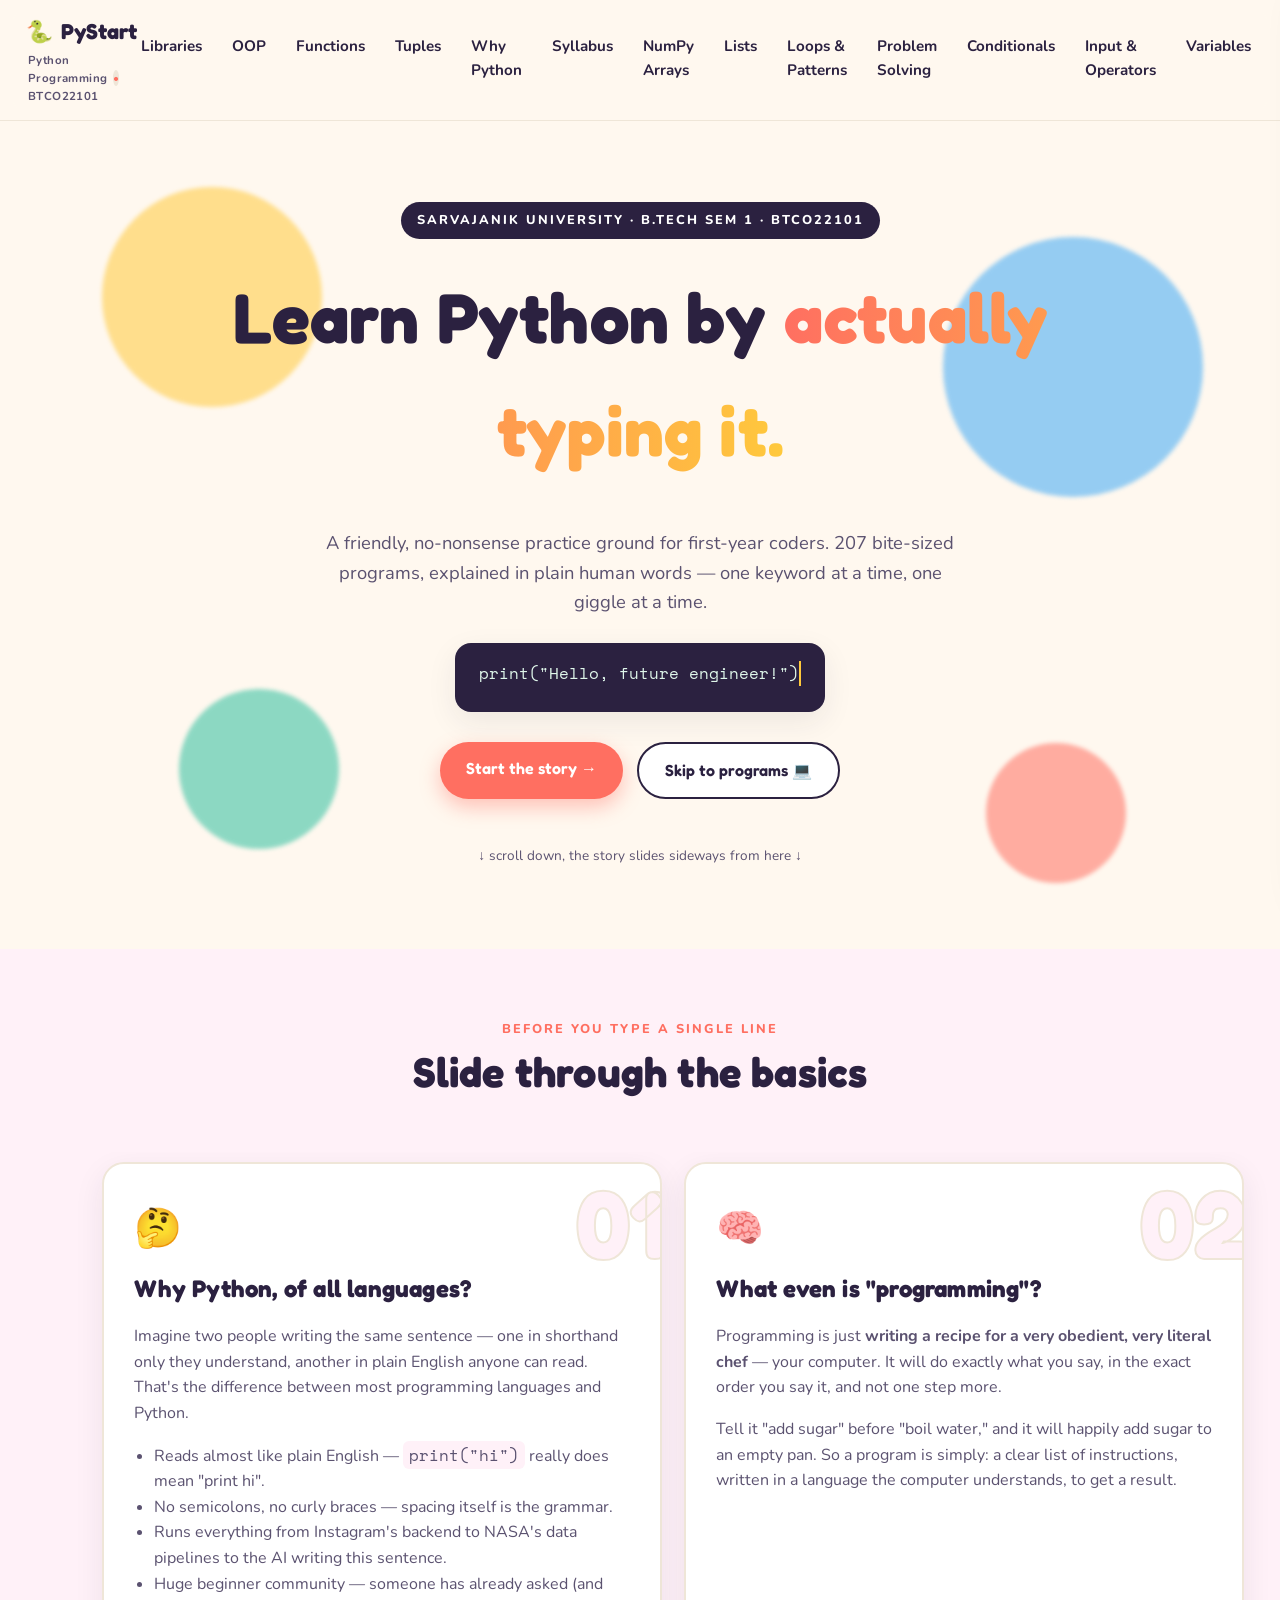
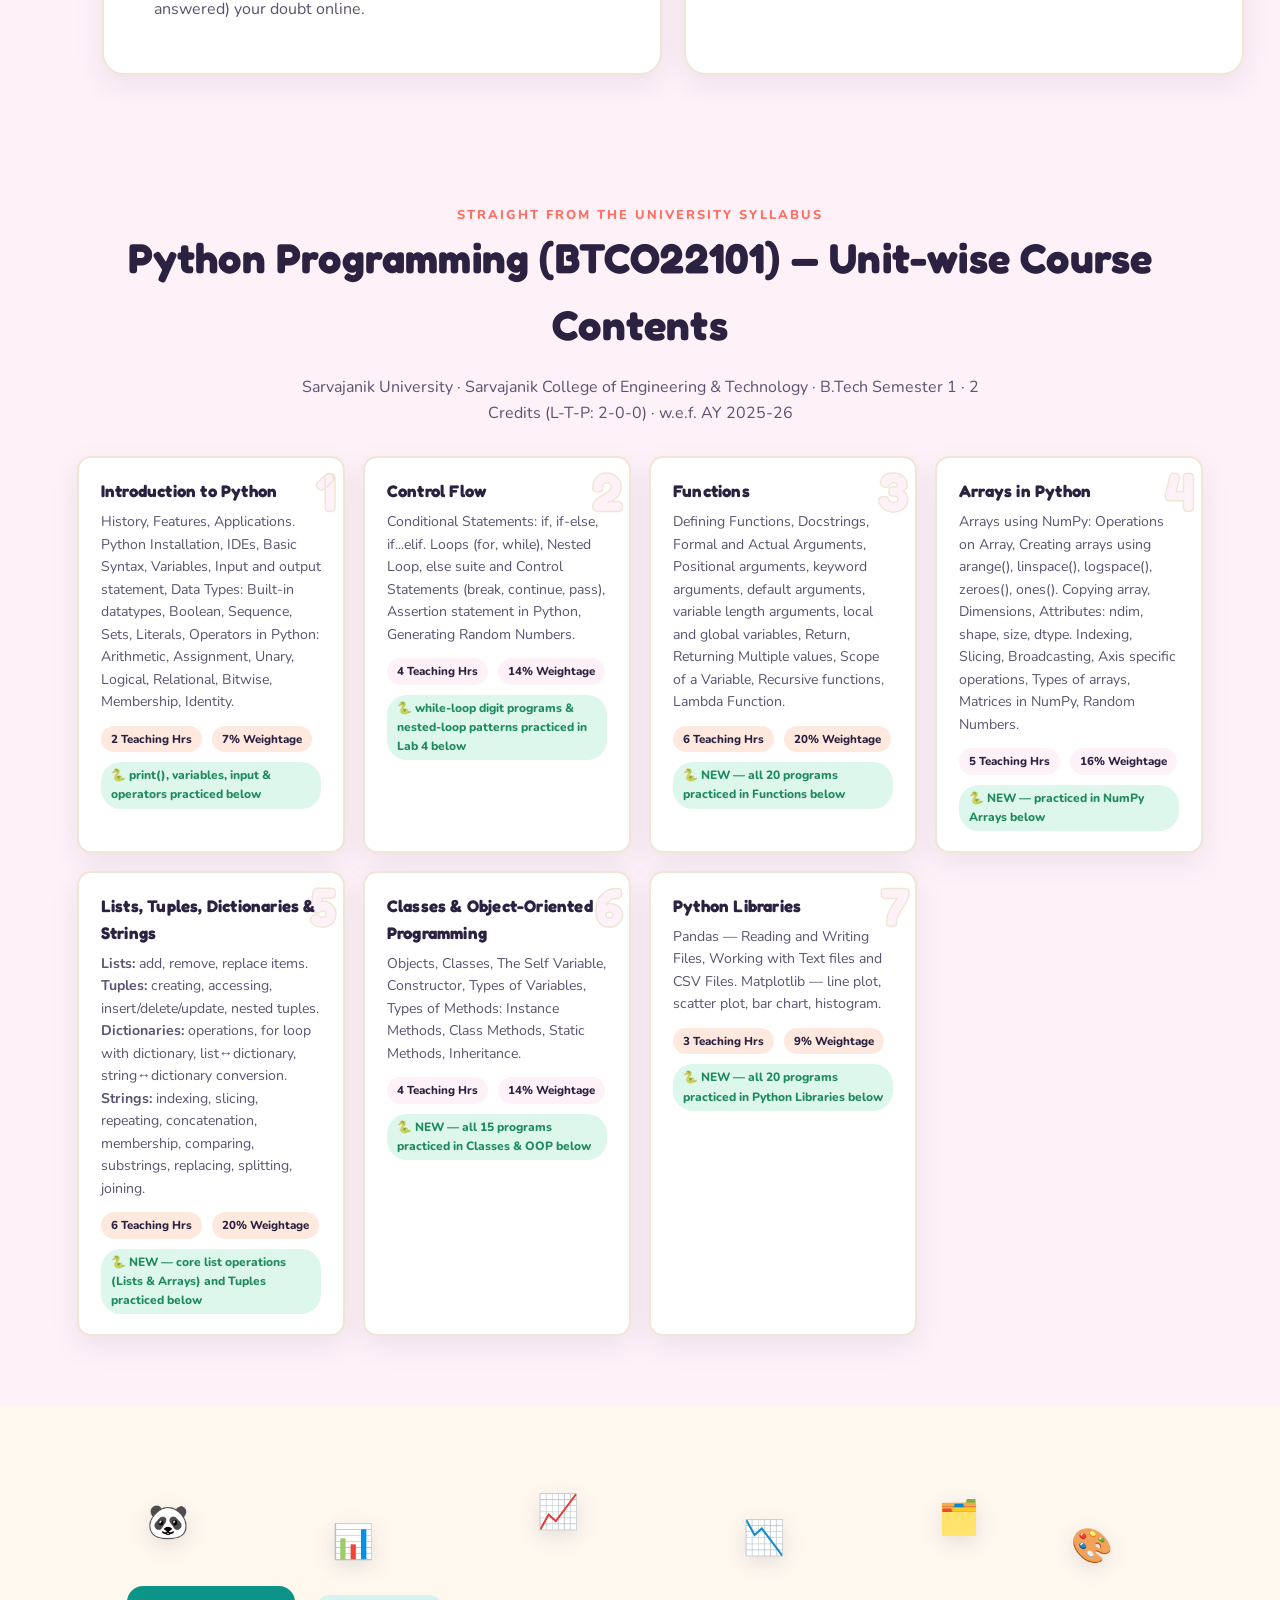
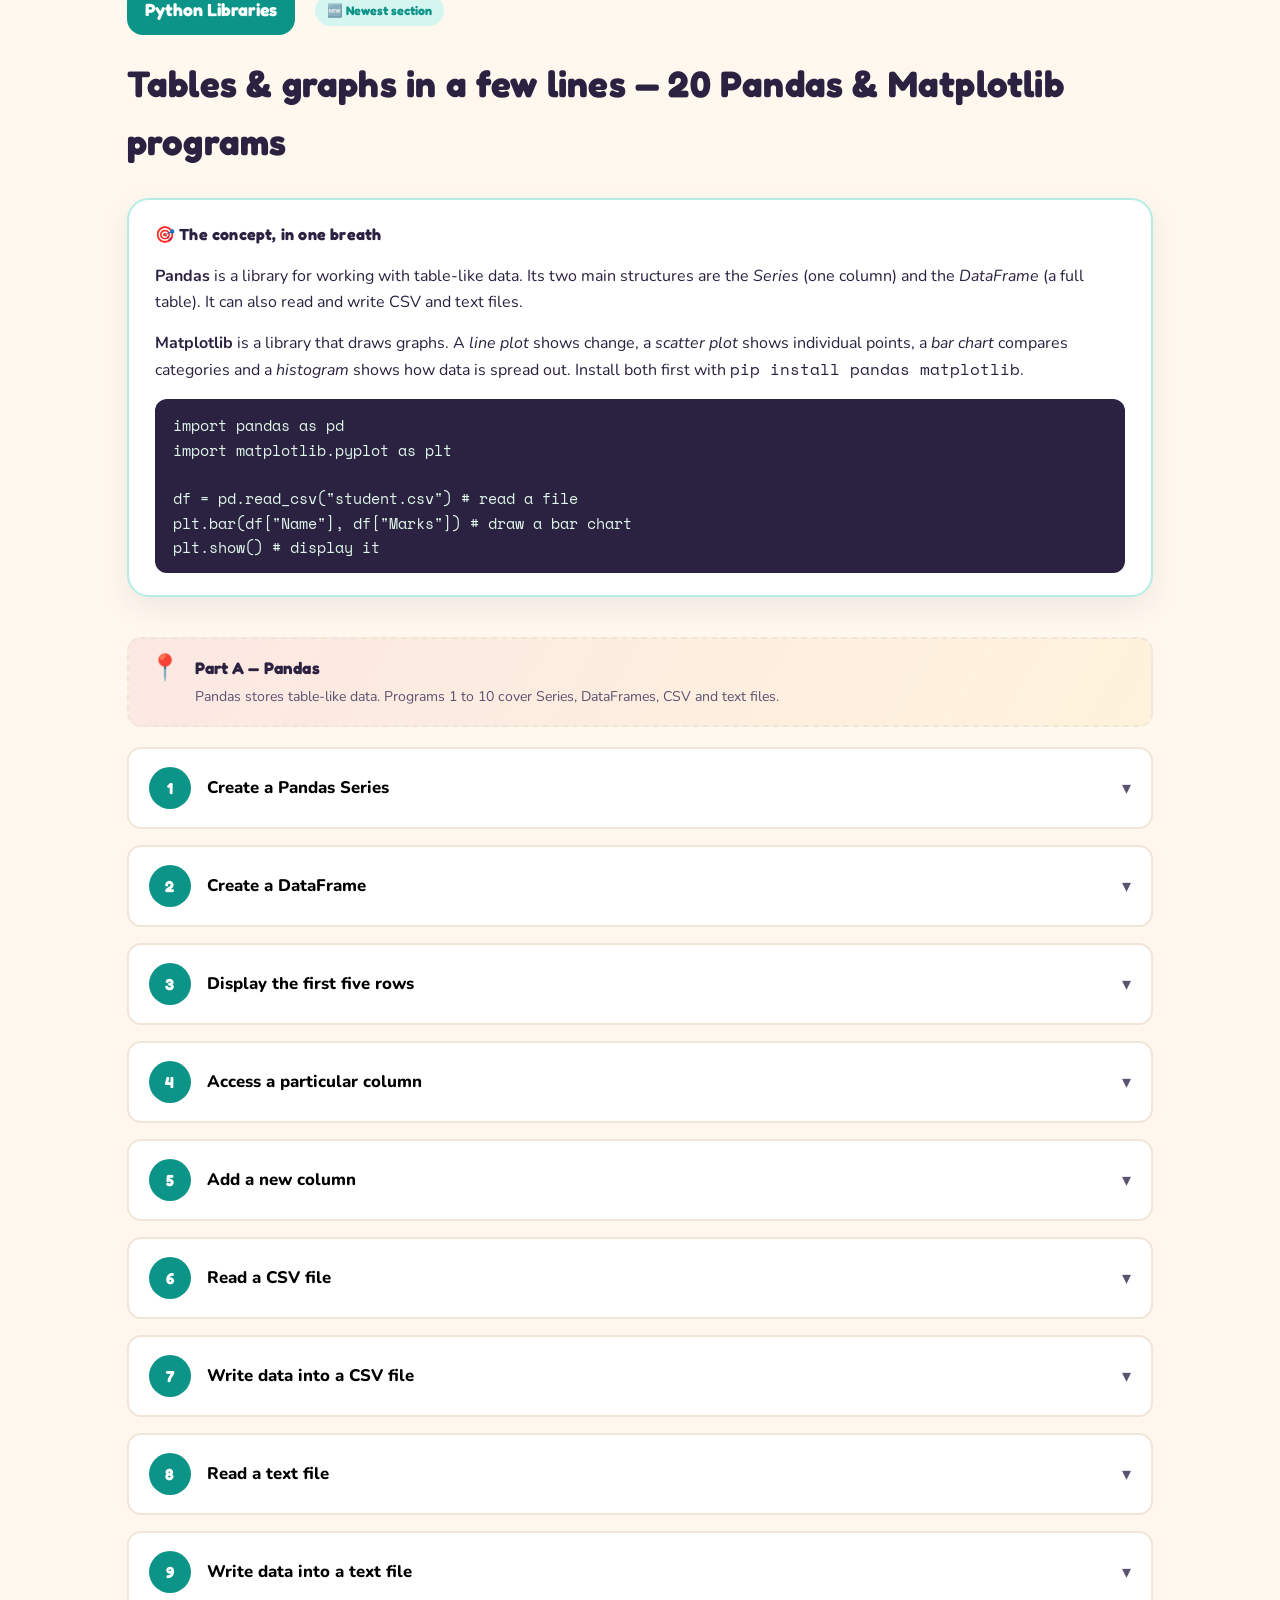
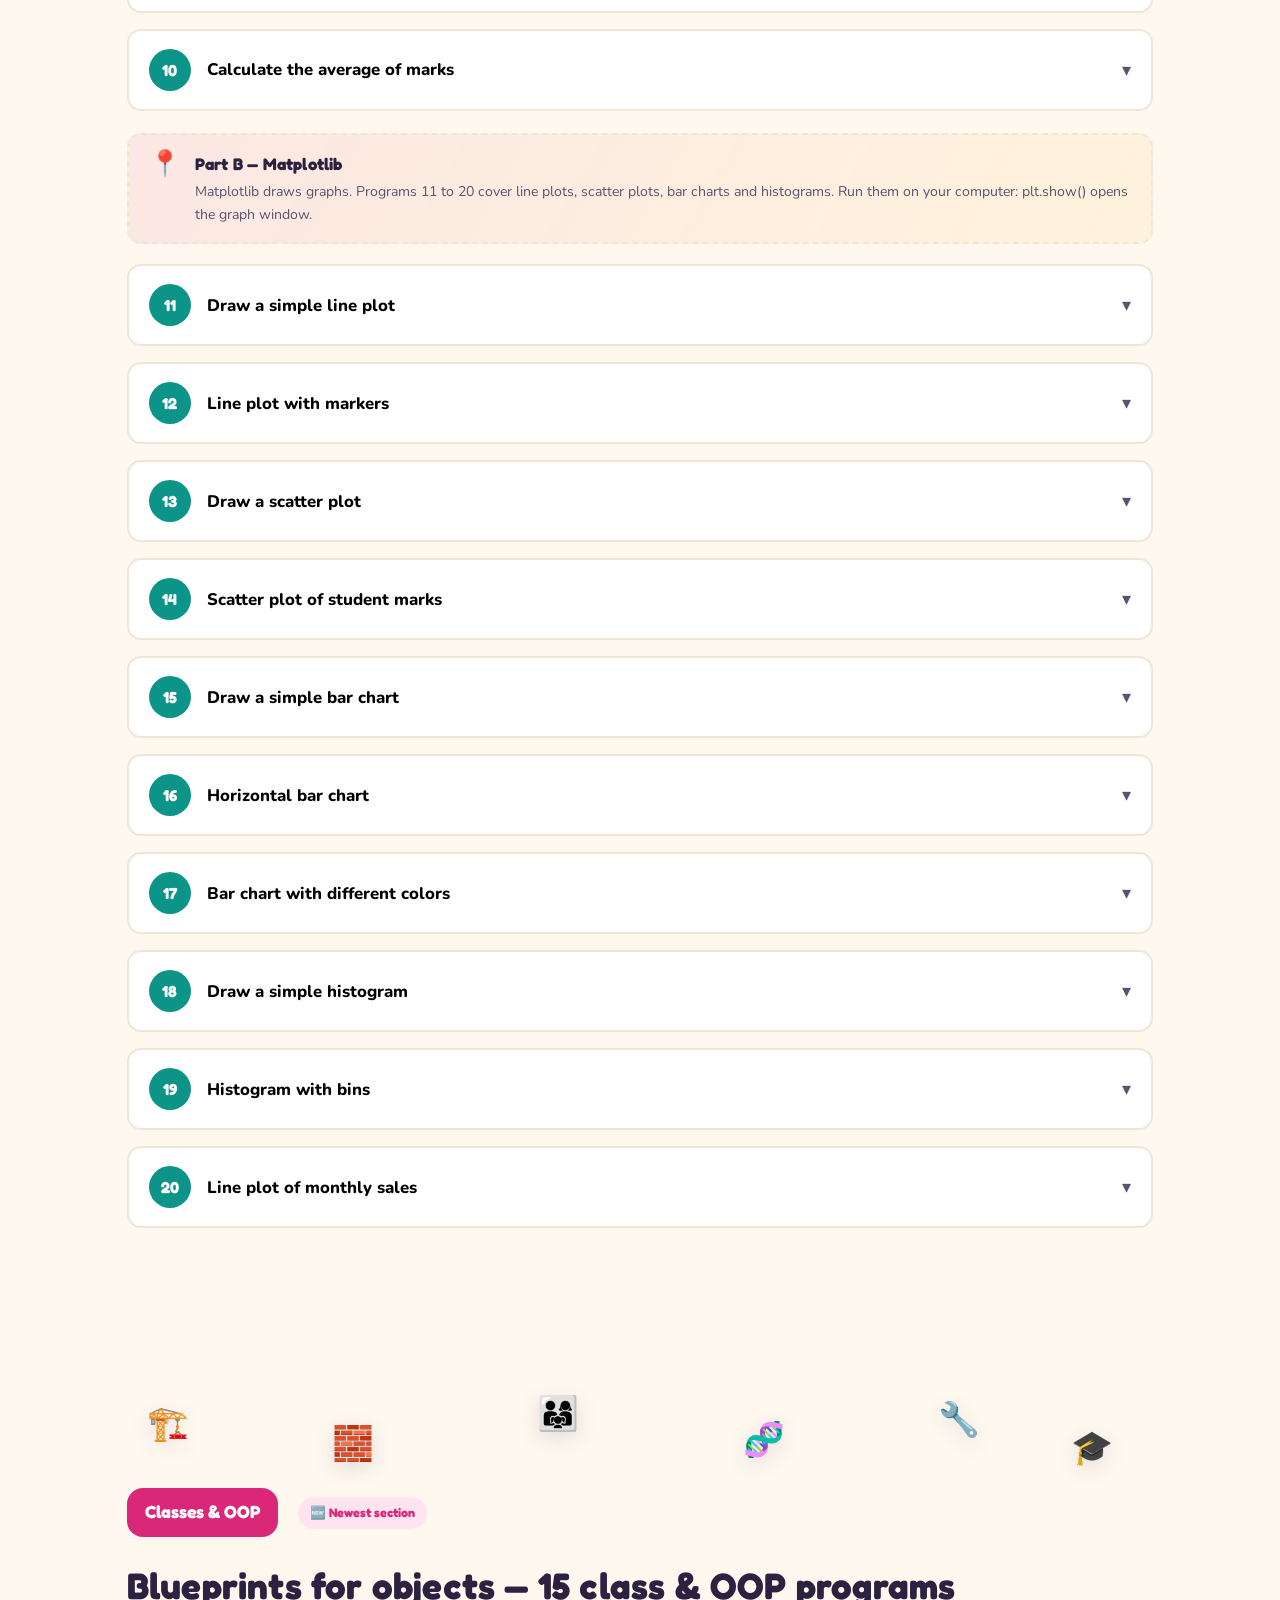
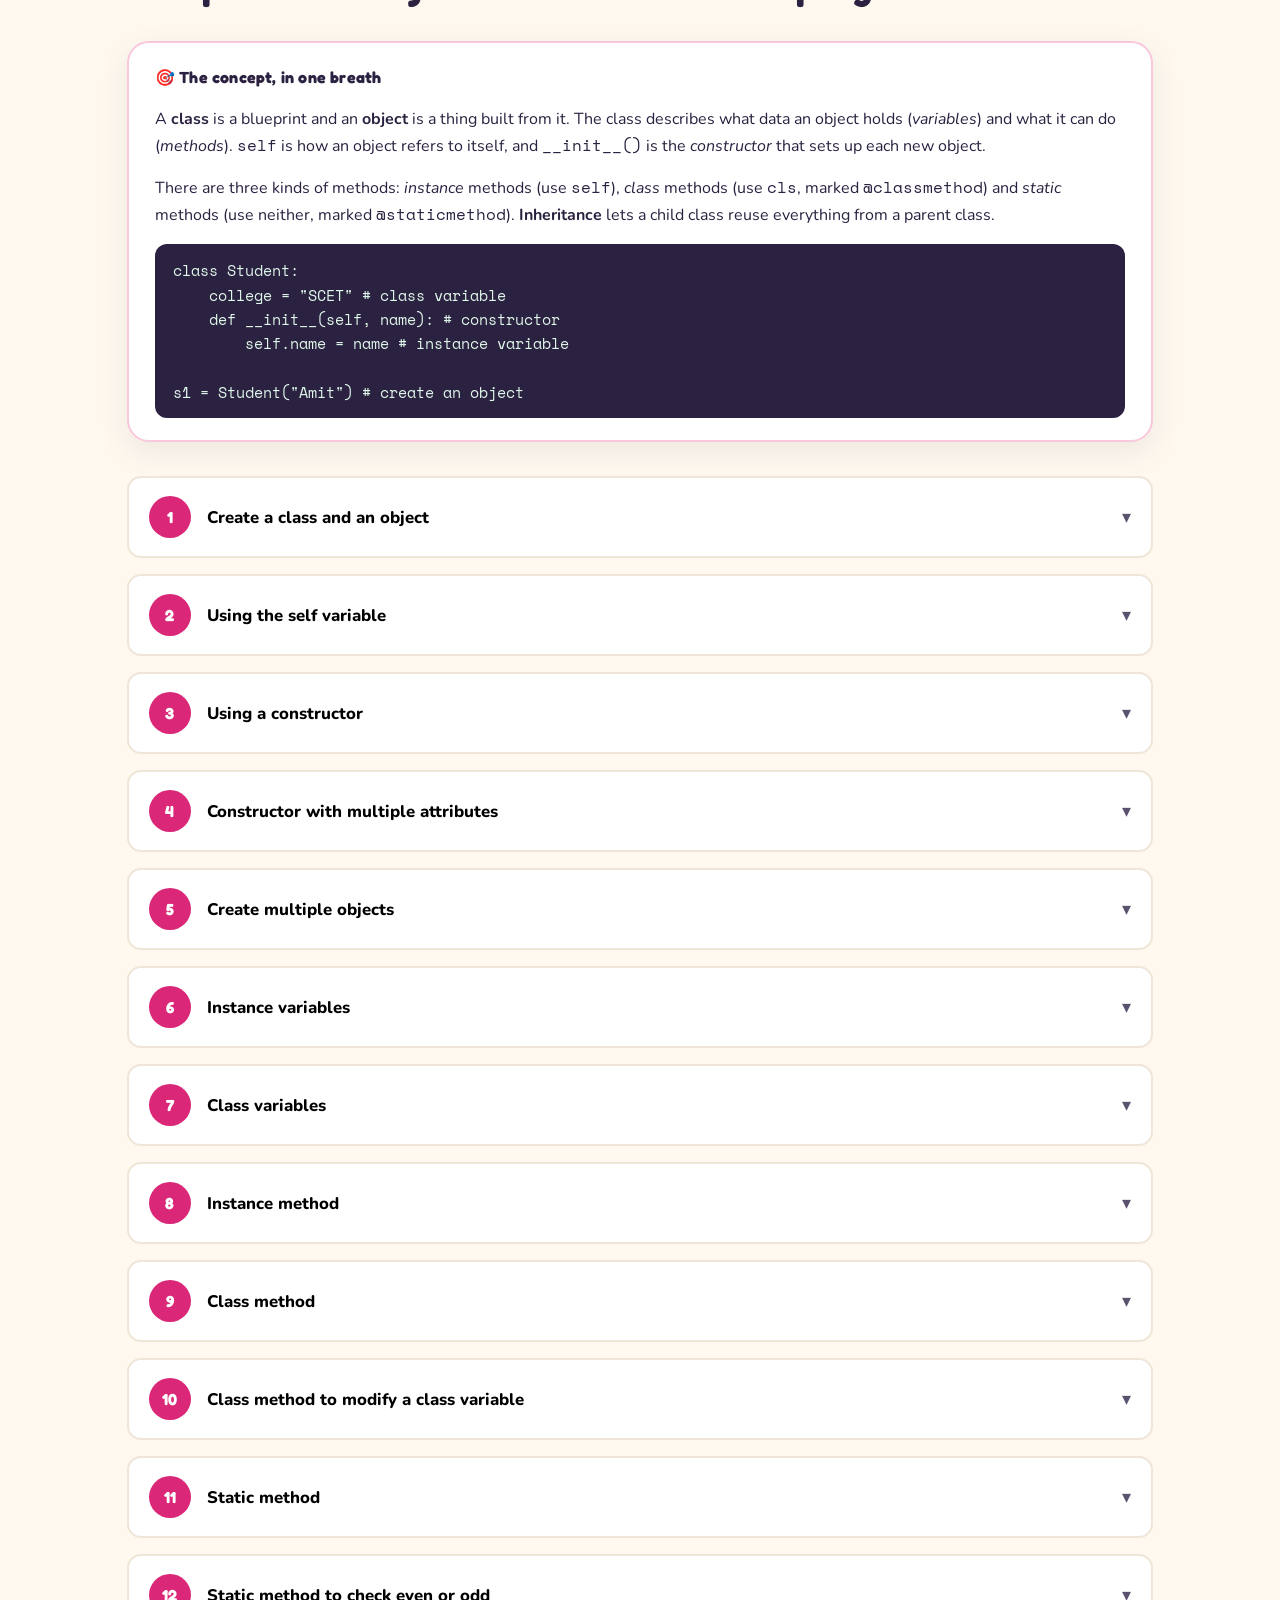
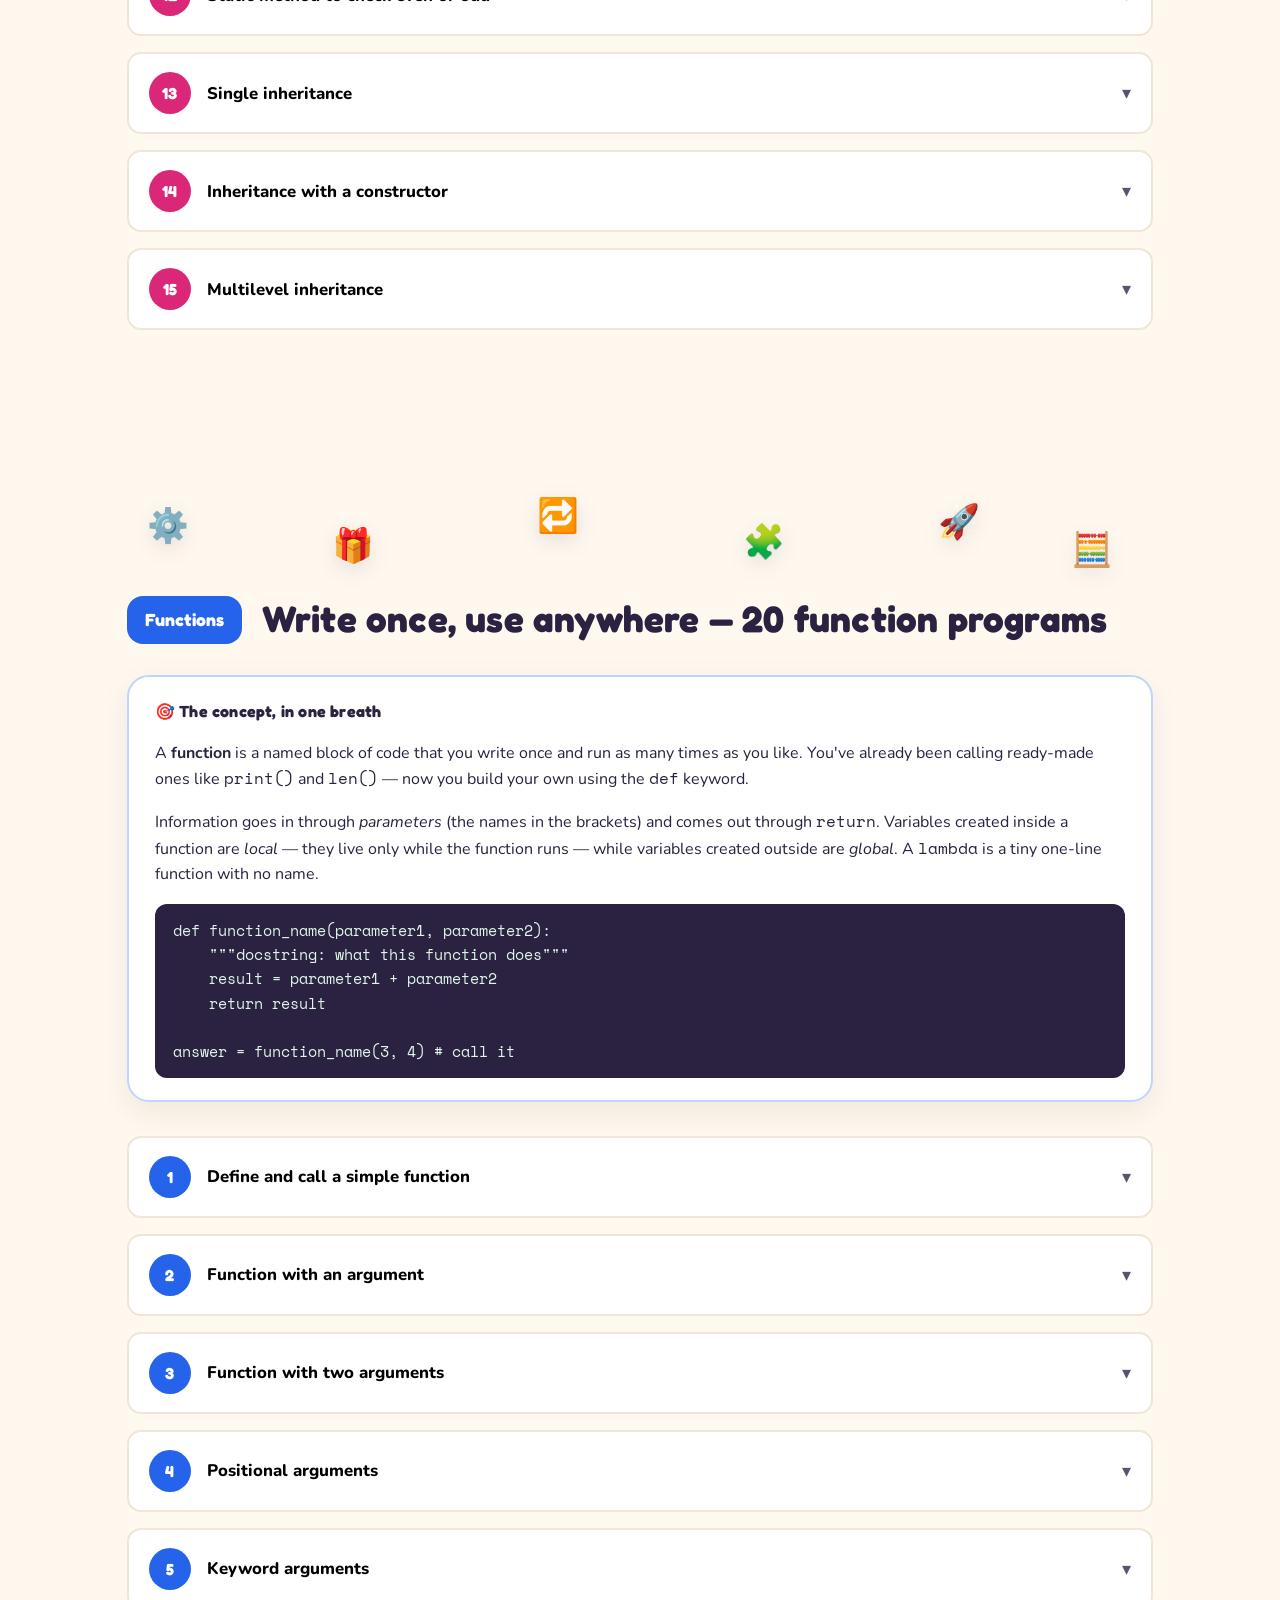
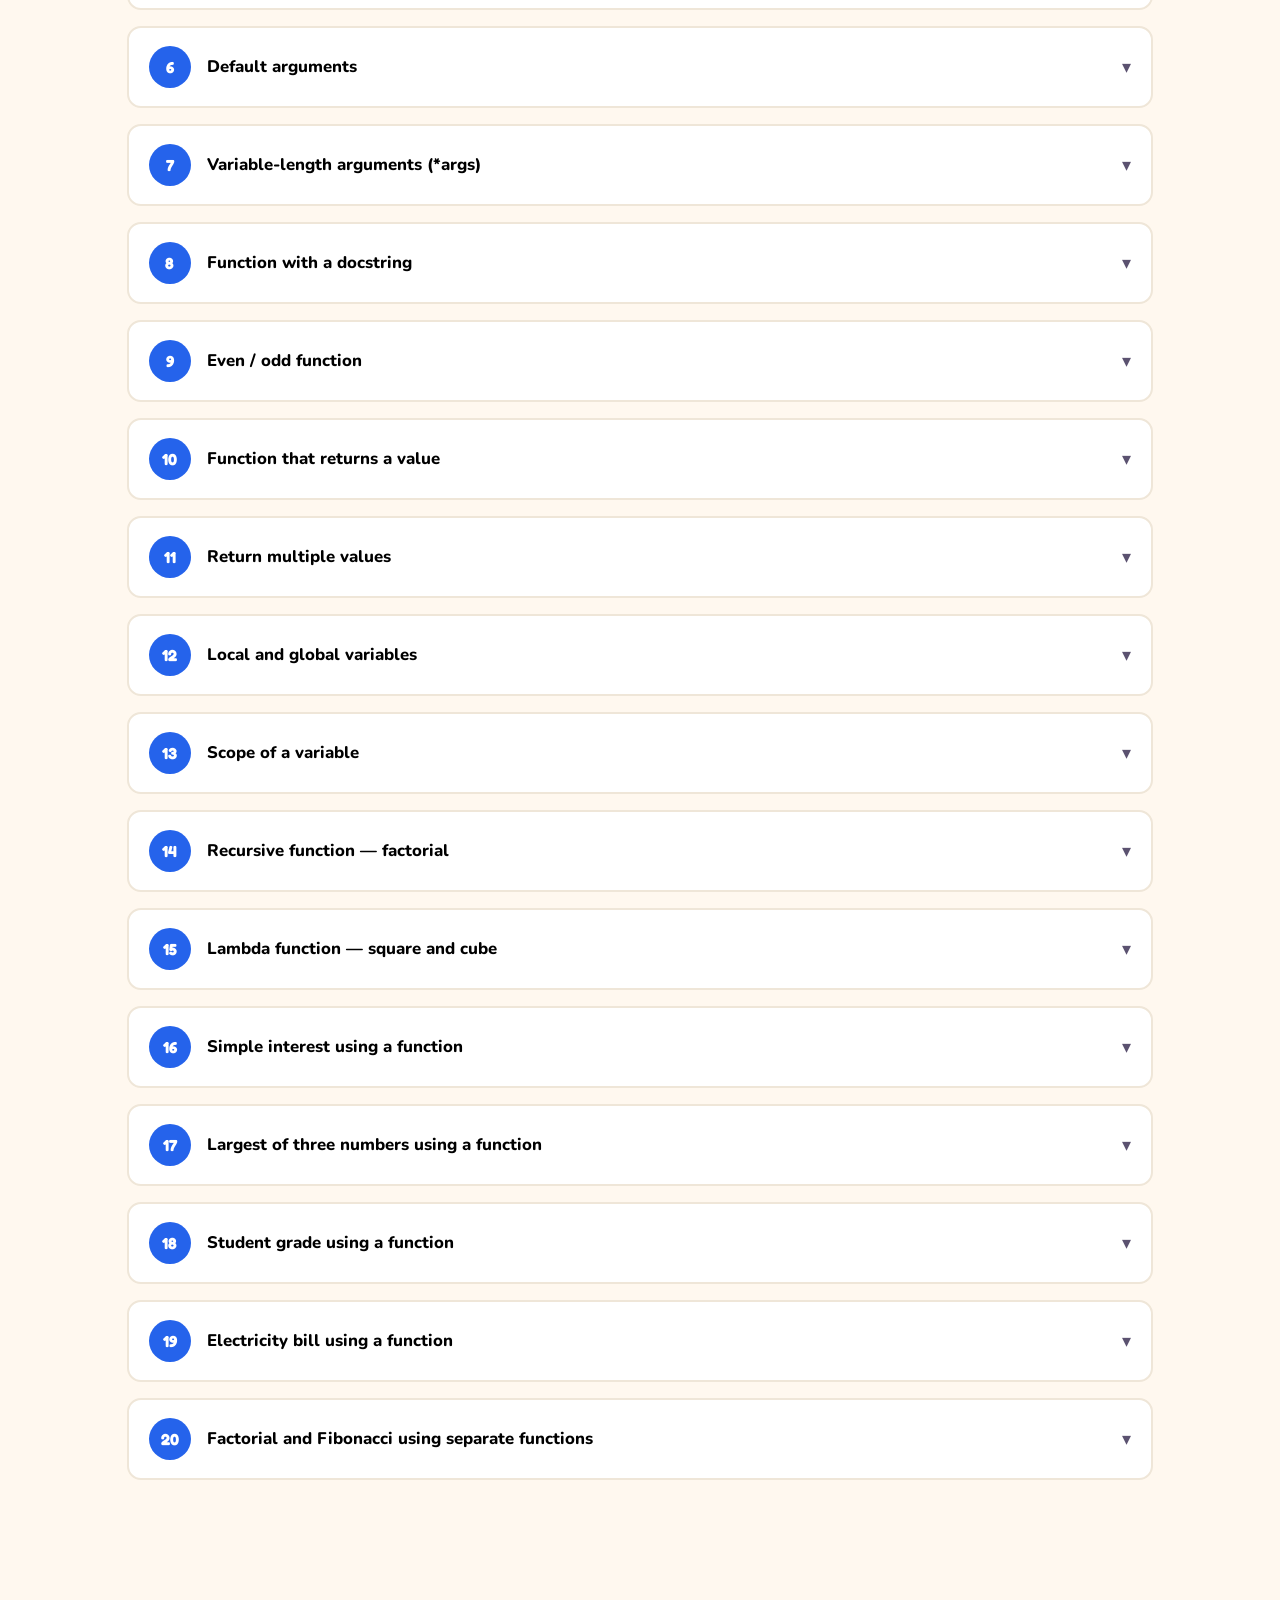
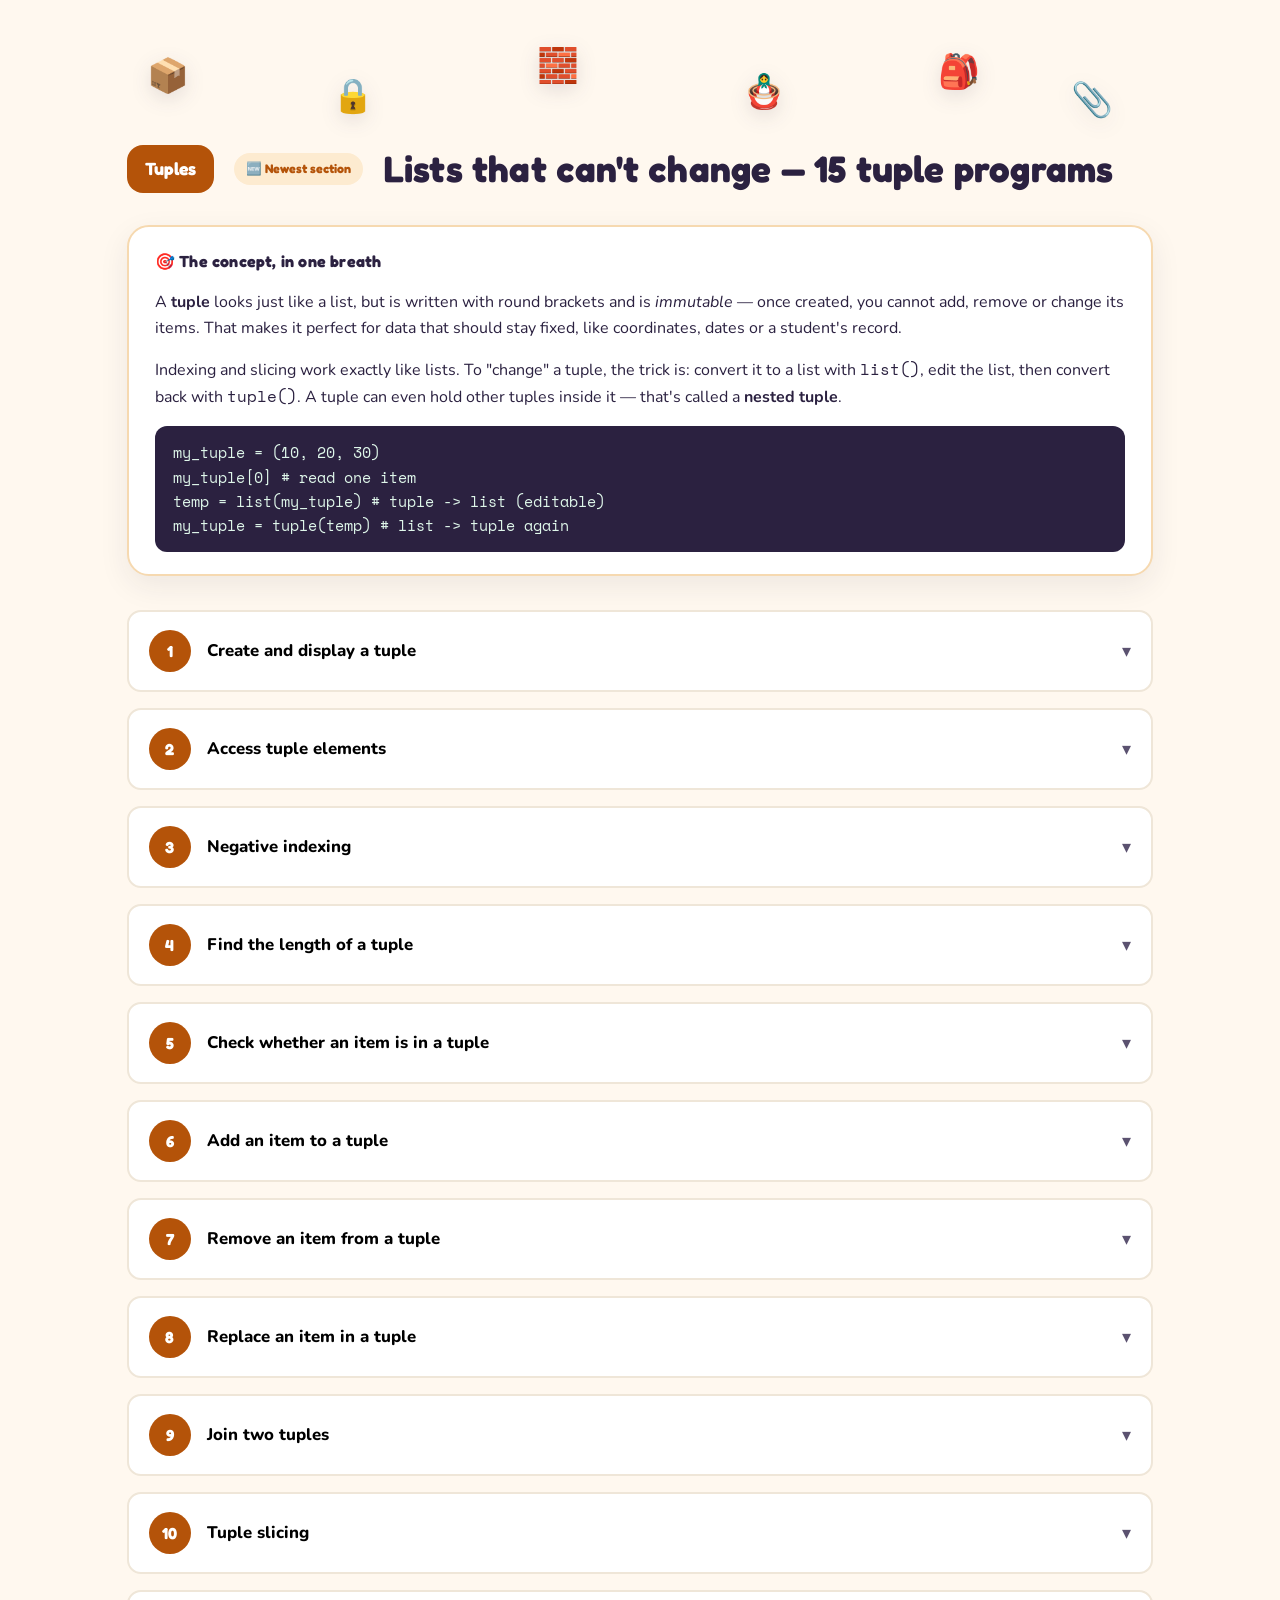
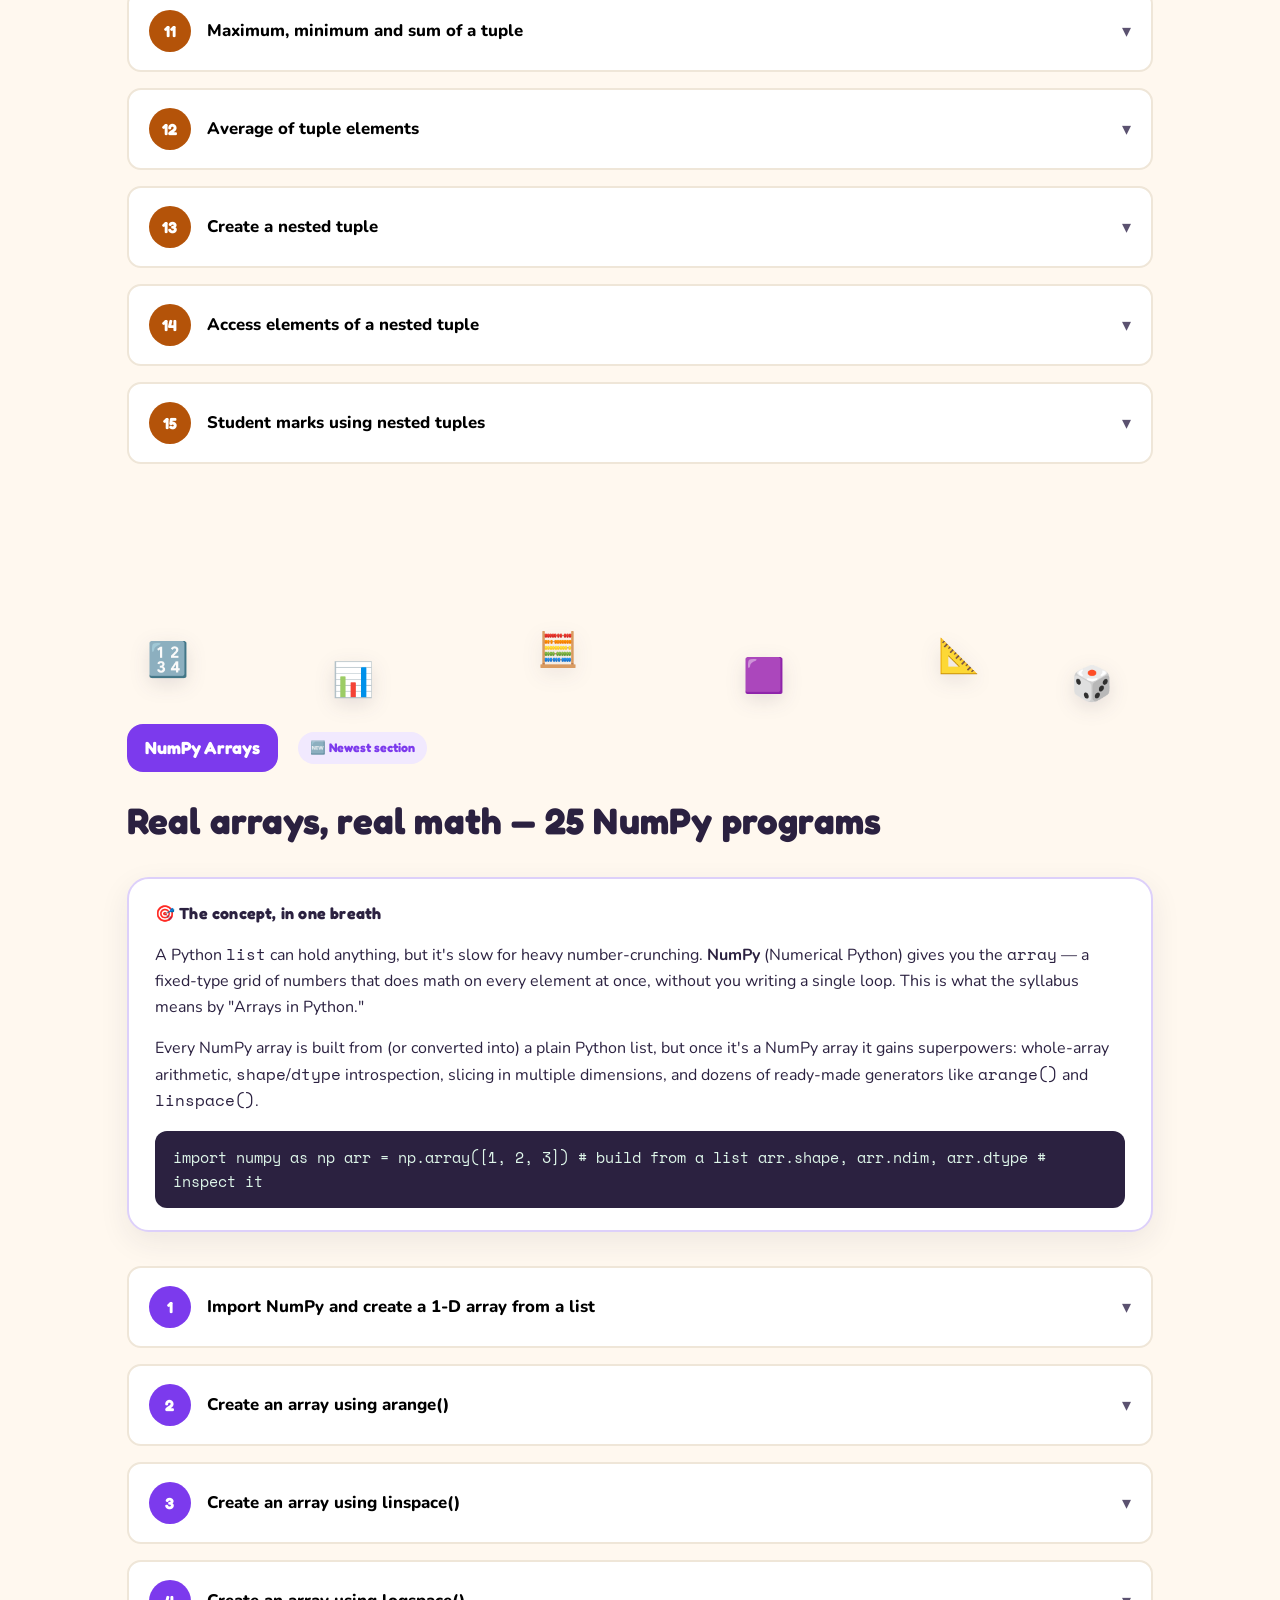
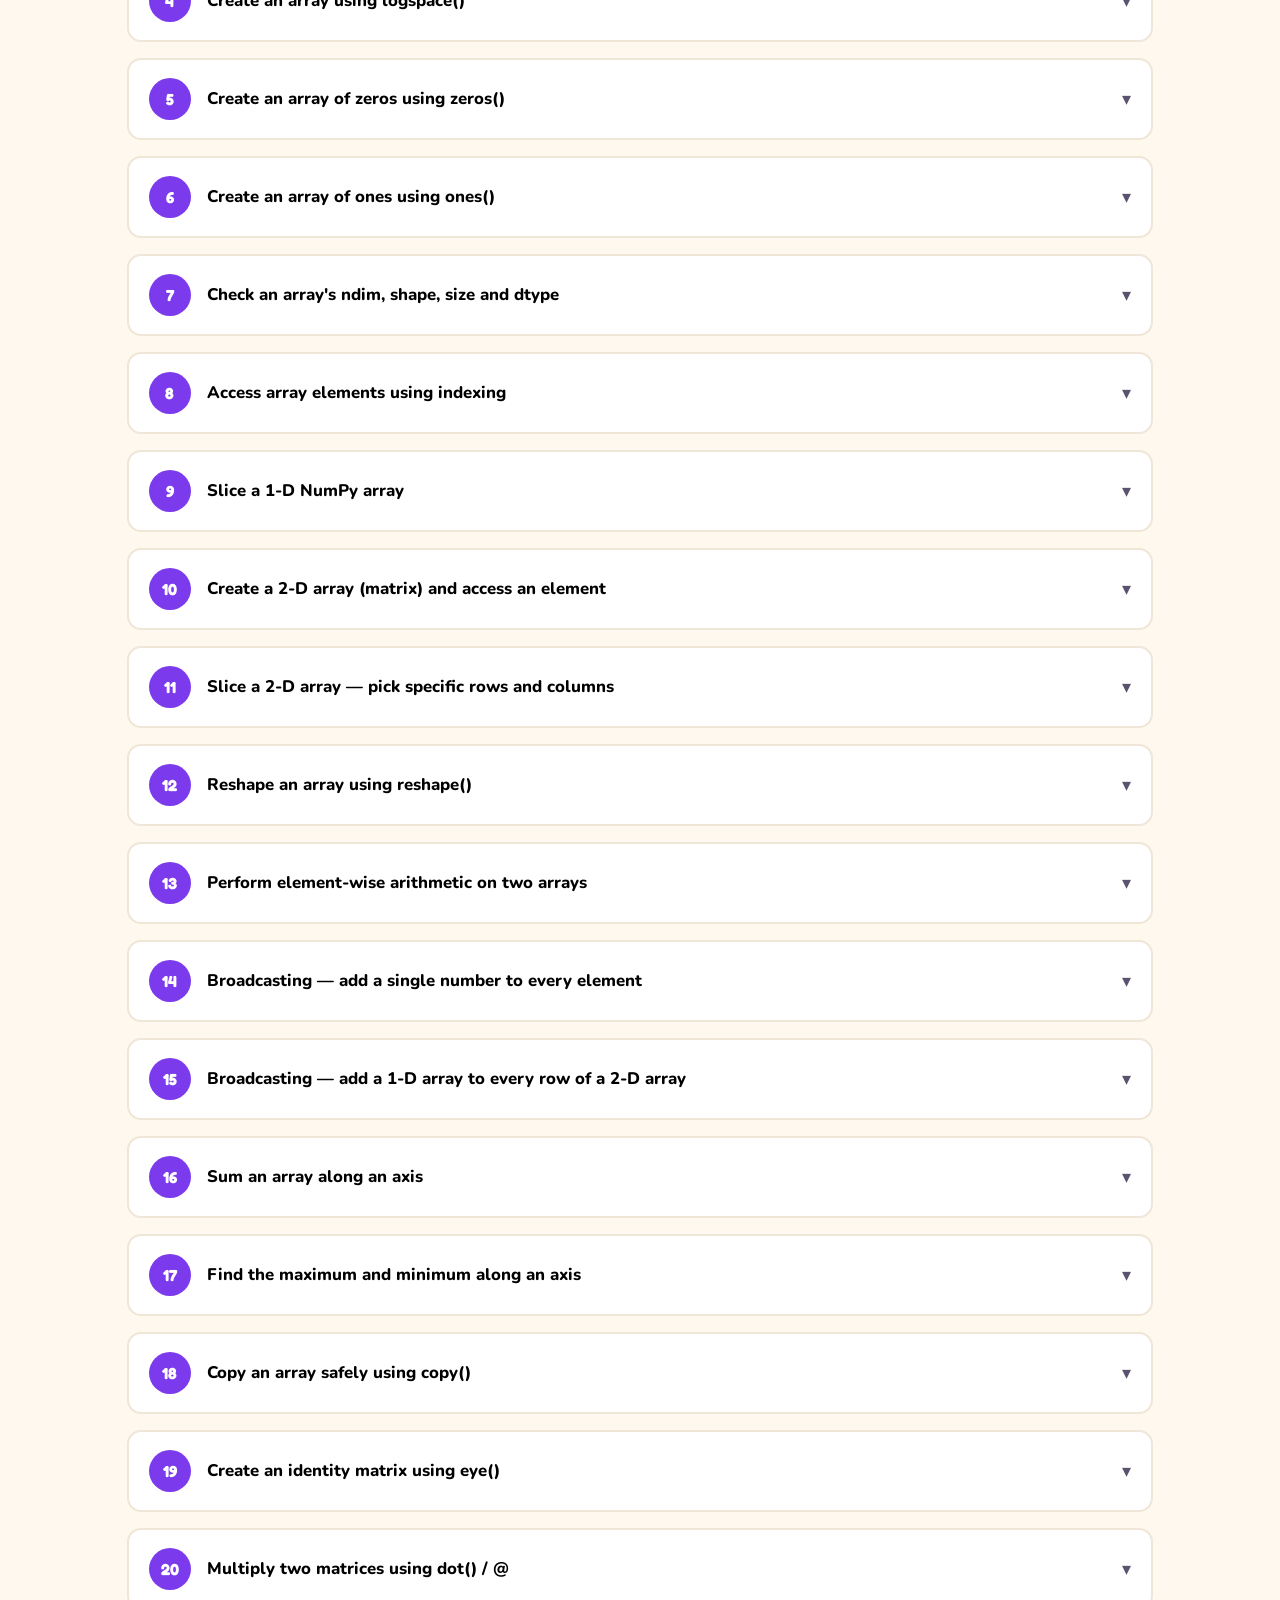
<file: python/index.html>
<!DOCTYPE html>
<html lang="en">
<head>
<meta charset="UTF-8">
<meta name="viewport" content="width=device-width, initial-scale=1.0">
<title>PyStart 🐍 — Python Playground for First-Year Coders</title>
<link rel="preconnect" href="https://fonts.googleapis.com">
<link rel="preconnect" href="https://fonts.gstatic.com" crossorigin>
<link href="https://fonts.googleapis.com/css2?family=Fredoka:wght@500;600;700&family=Nunito:wght@400;600;700;800&family=Space+Mono:wght@400;700&display=swap" rel="stylesheet">
<style>
  :root{
    --bg:#FFF8EF;
    --bg2:#FFF1F8;
    --ink:#2B2140;
    --ink-soft:#5B5270;
    --coral:#FF6F61;
    --mint:#2FBF9F;
    --sun:#FFC93C;
    --sky:#3FA9F5;
    --lav:#9B7BF0;
    --card:#FFFFFF;
    --line:#EFE6D8;
    --radius:22px;
    --radius-sm:14px;
    --shadow: 0 10px 30px rgba(43,33,64,0.08);
  }
  *{box-sizing:border-box;}
  html{scroll-behavior:smooth;}
  body{
    margin:0;
    background:var(--bg);
    color:var(--ink);
    font-family:'Nunito',sans-serif;
    line-height:1.6;
    overflow-x:hidden;
  }
  h1,h2,h3,h4{
    font-family:'Fredoka',sans-serif;
    margin:0 0 .4em;
    letter-spacing:.2px;
  }
  a{color:inherit;}
  code, pre{font-family:'Space Mono',monospace;}
  ::selection{background:var(--sun); color:var(--ink);}

  /* ---------- scroll progress ---------- */
  #progress{
    position:fixed; top:0; left:0; height:4px; width:0%;
    background:linear-gradient(90deg,var(--coral),var(--sun),var(--mint),var(--sky),var(--lav));
    z-index:999; transition:width .1s linear;
  }

  /* ---------- top nav ---------- */
  header.nav{
    position:sticky; top:0; z-index:900;
    display:flex; align-items:center; justify-content:space-between;
    padding:14px 26px;
    background:rgba(255,248,239,.85);
    backdrop-filter:blur(10px);
    border-bottom:1px solid var(--line);
  }
  .logo-block{display:flex; flex-direction:column; gap:2px;}
  .logo{
    font-family:'Fredoka',sans-serif; font-weight:700; font-size:1.35rem;
    display:flex; align-items:center; gap:8px;
  }
  .course-tag{
    font-size:.72rem; font-weight:700; color:var(--ink-soft); letter-spacing:.4px;
    padding-left:2px;
  }
  .course-tag .dot{color:var(--coral); margin:0 2px;}
  .logo .snake{display:inline-block; animation:wiggle 2.4s ease-in-out infinite;}
  @keyframes wiggle{0%,100%{transform:rotate(0deg)}25%{transform:rotate(-12deg)}75%{transform:rotate(12deg)}}
  nav.links{display:flex; gap:22px; font-weight:700; font-size:.95rem;}
  nav.links a{text-decoration:none; padding:6px 4px; border-bottom:3px solid transparent; transition:.2s;}
  nav.links a:hover{border-color:var(--coral);}
  #menuBtn{
    display:none; background:var(--ink); color:#fff; border:none; border-radius:10px;
    padding:10px 14px; font-size:1.1rem; cursor:pointer;
  }

  /* ---------- TOC drawer ---------- */
  #tocOverlay{
    position:fixed; inset:0; background:rgba(43,33,64,.45); z-index:998;
    opacity:0; pointer-events:none; transition:opacity .25s;
  }
  #tocOverlay.open{opacity:1; pointer-events:auto;}
  #toc{
    position:fixed; top:0; right:-380px; width:340px; max-width:86vw; height:100%;
    background:var(--card); z-index:999; padding:26px 20px; overflow-y:auto;
    transition:right .3s cubic-bezier(.2,.9,.3,1);
    box-shadow:-10px 0 40px rgba(0,0,0,.15);
  }
  #toc.open{right:0;}
  #toc h3{font-size:1.1rem; margin-top:18px; color:var(--coral);}
  #toc h3:first-of-type{margin-top:0;}
  #toc ol{padding-left:20px; margin:8px 0 4px;}
  #toc li{margin:4px 0;}
  #toc a{text-decoration:none; font-weight:700; font-size:.92rem; color:var(--ink-soft); cursor:pointer;}
  #toc a:hover{color:var(--coral);}
  #closeTocBtn{
    position:absolute; top:16px; right:16px; background:var(--bg2); border:none;
    border-radius:50%; width:34px; height:34px; cursor:pointer; font-size:1rem;
  }

  /* ---------- hero ---------- */
  .hero{
    position:relative; min-height:92vh; display:flex; flex-direction:column;
    align-items:center; justify-content:center; text-align:center; padding:60px 20px;
    overflow:hidden;
  }
  .blob{
    position:absolute; border-radius:50%; filter:blur(2px); opacity:.55;
    animation:float 9s ease-in-out infinite;
  }
  .blob.b1{width:220px; height:220px; background:var(--sun); top:8%; left:8%; animation-delay:0s;}
  .blob.b2{width:160px; height:160px; background:var(--mint); bottom:12%; left:14%; animation-delay:1.5s;}
  .blob.b3{width:260px; height:260px; background:var(--sky); top:14%; right:6%; animation-delay:.8s;}
  .blob.b4{width:140px; height:140px; background:var(--coral); bottom:8%; right:12%; animation-delay:2.2s;}
  @keyframes float{
    0%,100%{transform:translateY(0) translateX(0) scale(1);}
    50%{transform:translateY(-26px) translateX(14px) scale(1.06);}
  }
  .eyebrow{
    font-weight:800; letter-spacing:2px; text-transform:uppercase; font-size:.8rem;
    background:var(--ink); color:#fff; padding:8px 16px; border-radius:30px; z-index:2;
  }
  .hero h1{
    font-size:clamp(2.4rem,6vw,4.4rem); z-index:2; max-width:900px; margin-top:22px;
  }
  .hero h1 .hl{
    background:linear-gradient(90deg,var(--coral),var(--sun));
    -webkit-background-clip:text; background-clip:text; color:transparent;
  }
  .hero p.sub{max-width:640px; font-size:1.15rem; color:var(--ink-soft); z-index:2; margin:14px 0 26px;}
  .hero-code{
    z-index:2; background:var(--ink); color:#DFF7EA; padding:18px 24px; border-radius:16px;
    font-family:'Space Mono',monospace; font-size:1rem; box-shadow:var(--shadow);
    display:inline-block;
  }
  .typewriter{border-right:2px solid var(--sun); white-space:nowrap; overflow:hidden; display:inline-block;}
  .cta-row{display:flex; gap:14px; margin-top:30px; z-index:2; flex-wrap:wrap; justify-content:center;}
  .btn{
    font-family:'Fredoka',sans-serif; font-weight:600; font-size:1rem; padding:14px 26px;
    border-radius:40px; border:none; cursor:pointer; text-decoration:none; display:inline-block;
    transition:transform .15s ease, box-shadow .15s ease;
  }
  .btn:hover{transform:translateY(-3px) scale(1.02);}
  .btn.primary{background:var(--coral); color:#fff; box-shadow:0 8px 20px rgba(255,111,97,.4);}
  .btn.ghost{background:#fff; color:var(--ink); border:2px solid var(--ink);}
  .scroll-hint{margin-top:46px; font-size:.85rem; color:var(--ink-soft); z-index:2; animation:bob 1.6s ease-in-out infinite;}
  @keyframes bob{0%,100%{transform:translateY(0);}50%{transform:translateY(8px);}}

  /* ---------- slide deck (concepts) ---------- */
  .deck-wrap{padding:70px 0 30px; background:var(--bg2);}
  .deck-heading{text-align:center; padding:0 20px 30px;}
  .deck-heading .tag{color:var(--coral); font-weight:800; text-transform:uppercase; letter-spacing:2px; font-size:.8rem;}
  .deck-heading h2{font-size:clamp(1.7rem,3.6vw,2.6rem);}
  .slides{
    display:flex; gap:22px; overflow-x:auto; scroll-snap-type:x mandatory;
    padding:10px 8vw 30px; -webkit-overflow-scrolling:touch;
  }
  .slides::-webkit-scrollbar{height:8px;}
  .slides::-webkit-scrollbar-thumb{background:var(--lav); border-radius:10px;}
  .slide{
    scroll-snap-align:center; flex:0 0 min(560px,82vw); background:var(--card);
    border-radius:var(--radius); padding:34px 30px; box-shadow:var(--shadow);
    border:2px solid var(--line); position:relative; overflow:hidden;
  }
  .slide .num{
    position:absolute; top:-18px; right:-6px; font-size:6rem; font-weight:800; font-family:'Fredoka';
    color:var(--bg2); z-index:0; -webkit-text-stroke:2px var(--line);
  }
  .slide h3{font-size:1.5rem; position:relative; z-index:1;}
  .slide p, .slide li{color:var(--ink-soft); position:relative; z-index:1;}
  .slide .icon{font-size:2.4rem; margin-bottom:10px; display:block;}
  .slide-dots{display:flex; justify-content:center; gap:8px; margin-top:6px;}
  .dot{width:8px; height:8px; border-radius:50%; background:var(--line);}
  .slide ul{padding-left:20px;}
  .mini-syntax{
    background:var(--ink); color:#FFE9B3; padding:12px 16px; border-radius:10px;
    font-family:'Space Mono',monospace; font-size:.92rem; margin:12px 0; position:relative; z-index:1;
  }
  .mini-syntax .p1{color:#8AF0C4;}
  .mini-syntax .p2{color:#FFB4B0;}

  /* ---------- unit sections ---------- */
  .unit{padding:80px 6vw; max-width:1180px; margin:0 auto;}
  .unit-head{display:flex; align-items:flex-start; gap:20px; margin-bottom:26px; flex-wrap:wrap;}
  .unit-badge{
    font-family:'Fredoka'; font-weight:700; font-size:1.1rem; color:#fff; padding:10px 18px;
    border-radius:16px; white-space:nowrap;
  }
  .unit1 .unit-badge{background:var(--coral);}
  .unit2 .unit-badge{background:var(--sky);}
  .unit3 .unit-badge{background:var(--lav);}
  .unit4 .unit-badge{background:#1F8A5E;}
  .unit5 .unit-badge{background:#7A4EBF;}
  .unit6 .unit-badge{background:#C9184A;}
  .unit7 .unit-badge{background:#0EA5A5;}
  .unit8 .unit-badge{background:#7C3AED;}
  .unit9 .unit-badge{background:#B45309;}
  .unit10 .unit-badge{background:#2563EB;}
  .unit11 .unit-badge{background:#DB2777;}
  .unit12 .unit-badge{background:#0D9488;}
  .unit-head{align-items:center;}
  .unit-head h2{font-size:clamp(1.6rem,3.4vw,2.3rem); margin:0;}
  .unit-intro{
    background:var(--card); border:2px solid var(--line); border-radius:var(--radius);
    padding:22px 26px; margin-bottom:34px; box-shadow:var(--shadow);
  }
  .unit-intro h4{margin-top:0; color:var(--ink);}
  .unit-intro .syntax-box{
    background:var(--ink); color:#DFF7EA; padding:14px 18px; border-radius:12px;
    font-family:'Space Mono',monospace; margin-top:12px; font-size:.95rem; overflow-x:auto;
  }

  .prog-list{display:flex; flex-direction:column; gap:16px;}
  .prog-card{
    background:var(--card); border:2px solid var(--line); border-radius:var(--radius-sm);
    overflow:hidden; transition:box-shadow .2s, transform .2s;
  }
  .prog-card:hover{box-shadow:var(--shadow);}
  .prog-head{
    display:flex; align-items:center; gap:16px; width:100%; background:none; border:none;
    padding:18px 20px; cursor:pointer; text-align:left; font-family:'Nunito';
  }
  .prog-num{
    font-family:'Fredoka'; font-weight:700; font-size:1rem; width:42px; height:42px; flex:0 0 42px;
    border-radius:50%; display:flex; align-items:center; justify-content:center; color:#fff;
  }
  .unit1 .prog-num{background:var(--coral);}
  .unit2 .prog-num{background:var(--sky);}
  .unit3 .prog-num{background:var(--lav);}
  .unit4 .prog-num{background:#1F8A5E;}
  .unit5 .prog-num{background:#7A4EBF;}
  .unit6 .prog-num{background:#C9184A;}
  .unit7 .prog-num{background:#0EA5A5;}
  .unit8 .prog-num{background:#7C3AED;}
  .unit9 .prog-num{background:#B45309;}
  .unit10 .prog-num{background:#2563EB;}
  .unit11 .prog-num{background:#DB2777;}
  .unit12 .prog-num{background:#0D9488;}
  .prog-title{font-weight:800; font-size:1.05rem; flex:1;}
  .chev{transition:transform .25s; font-size:1.1rem; color:var(--ink-soft);}
  .prog-card.open .chev{transform:rotate(180deg);}
  .prog-body{
    max-height:0; overflow:hidden; transition:max-height .4s ease;
    padding:0 22px;
  }
  .prog-card.open .prog-body{padding:0 22px 22px;}
  .prog-body h5{
    font-family:'Fredoka'; font-size:.95rem; margin:16px 0 8px; display:flex; align-items:center; gap:6px;
  }
  .prog-body ol, .prog-body ul{margin:0; padding-left:22px; color:var(--ink-soft);}
  .prog-body li{margin:4px 0;}
  .code-box{position:relative; margin-top:6px;}
  .code-box pre{
    background:var(--ink); color:#EAF7EE; padding:16px 18px; border-radius:12px;
    overflow-x:auto; font-size:.9rem; margin:0; line-height:1.55;
  }
  .copy-btn{
    position:absolute; top:8px; right:8px; background:rgba(255,255,255,.12); color:#fff;
    border:none; border-radius:8px; padding:5px 10px; font-size:.75rem; cursor:pointer;
    font-family:'Nunito'; font-weight:700;
  }
  .copy-btn:hover{background:rgba(255,255,255,.25);}
  .output-box pre{
    background:#0F1F17; color:#8AF0C4; padding:14px 18px; border-radius:12px;
    margin:0; font-size:.9rem;
  }
  .explain-list li{margin-bottom:6px;}
  .explain-list code{background:var(--bg2); padding:1px 6px; border-radius:6px; color:var(--coral); font-weight:700;}

  /* ---------- section dividers (within a unit's program list) ---------- */
  .section-divider{
    display:flex; align-items:flex-start; gap:14px; margin:6px 0 4px;
    padding:16px 20px; border-radius:var(--radius-sm);
    background:linear-gradient(120deg, rgba(201,24,74,.07), rgba(255,201,60,.10));
    border:2px dashed var(--line);
  }
  .section-divider .sd-icon{font-size:1.6rem; line-height:1;}
  .section-divider h4{margin:0 0 4px; font-size:1.05rem; font-family:'Fredoka';}
  .section-divider p{margin:0; color:var(--ink-soft); font-size:.88rem;}

  /* ---------- syllabus ---------- */
  .syllabus-wrap{padding:70px 6vw; background:var(--bg2);}
  .syllabus-grid{
    display:grid; grid-template-columns:repeat(auto-fit,minmax(260px,1fr)); gap:18px; max-width:1180px; margin:0 auto;
  }
  .syl-card{
    background:var(--card); border:2px solid var(--line); border-radius:var(--radius-sm);
    padding:20px 22px; box-shadow:var(--shadow); position:relative; overflow:hidden;
  }
  .syl-card .syl-num{
    position:absolute; top:-10px; right:6px; font-family:'Fredoka'; font-weight:700; font-size:3.4rem;
    color:var(--bg2); -webkit-text-stroke:1.5px var(--line); z-index:0;
  }
  .syl-card h4{position:relative; z-index:1; font-size:1.05rem; margin-bottom:6px;}
  .syl-card p{position:relative; z-index:1; color:var(--ink-soft); font-size:.88rem; margin:0 0 12px;}
  .syl-meta{position:relative; z-index:1; display:flex; gap:10px; flex-wrap:wrap;}
  .syl-meta span{
    font-size:.72rem; font-weight:800; padding:4px 10px; border-radius:20px; background:var(--bg2); color:var(--ink);
  }
  .syl-card:nth-child(odd) .syl-meta span{background:#FFE9DE;}
  .syl-card.covered{border-color:var(--coral);}
  .syl-card.covered::after{
    content:"✅ Covered on this site"; position:relative; z-index:1; display:inline-block; margin-top:10px;
    font-size:.75rem; font-weight:800; color:#1F8A5E; background:#DEF7EC; padding:4px 10px; border-radius:20px;
  }

  /* ---------- practicals ---------- */
  .practical-wrap{padding:70px 6vw; max-width:1180px; margin:0 auto;}
  .practical-list{display:flex; flex-direction:column; gap:14px;}
  .prac-item{
    display:flex; gap:16px; align-items:flex-start; background:var(--card); border:2px solid var(--line);
    border-radius:var(--radius-sm); padding:16px 20px; box-shadow:var(--shadow);
  }
  .prac-check{
    width:30px; height:30px; flex:0 0 30px; border-radius:50%; background:var(--mint); color:#fff;
    display:flex; align-items:center; justify-content:center; font-weight:800; font-size:.9rem;
  }
  .prac-item h4{margin:0 0 4px; font-size:1rem;}
  .prac-item p{margin:0; color:var(--ink-soft); font-size:.9rem;}

  /* ---------- footer ---------- */
  footer{
    background:var(--ink); color:#EFE6D8; text-align:center; padding:50px 20px;
  }
  footer h3{color:#fff;}
  footer p{color:#B7ACC9; max-width:520px; margin:10px auto 0; font-size:.95rem;}
  .foot-emoji{font-size:2rem; margin-bottom:10px;}
  .credit-box{
    margin:34px auto 0; max-width:420px; background:rgba(255,255,255,.06); border:1px solid rgba(255,255,255,.15);
    border-radius:18px; padding:18px 22px;
  }
  .credit-box .role{color:#B7ACC9; font-size:.82rem; margin-top:2px;}
  .credit-box a{
    display:inline-block; margin-top:10px; color:var(--sun); font-weight:800; text-decoration:none; font-size:.88rem;
    border-bottom:2px solid var(--sun); padding-bottom:1px;
  }
  .credit-box a:hover{color:#fff; border-color:#fff;}

  /* ---------- lab3 fun strip ---------- */
  .lab-fun{
    position:relative; height:90px; margin-bottom:10px; overflow:visible;
  }
  .lab-fun span{
    position:absolute; font-size:2.1rem; animation:labfloat 5s ease-in-out infinite, wiggle 3.6s ease-in-out infinite;
    filter:drop-shadow(0 6px 10px rgba(43,33,64,.12));
  }
  .lab-fun span:nth-child(1){left:2%; top:10px; animation-delay:0s, .2s;}
  .lab-fun span:nth-child(2){left:20%; top:30px; animation-delay:.6s, .8s;}
  .lab-fun span:nth-child(3){left:40%; top:0px; animation-delay:1.1s, .1s;}
  .lab-fun span:nth-child(4){left:60%; top:26px; animation-delay:.3s, .5s;}
  .lab-fun span:nth-child(5){left:79%; top:6px; animation-delay:1.4s, .9s;}
  .lab-fun span:nth-child(6){left:92%; top:34px; animation-delay:.8s, .3s;}
  @keyframes labfloat{
    0%,100%{transform:translateY(0) rotate(0deg);}
    50%{transform:translateY(-16px) rotate(6deg);}
  }
  .unit4 .unit-intro{border-color:#B7EBD3;}
  .unit5 .unit-intro{border-color:#DCCBF7;}
  .unit6 .unit-intro{border-color:#F7C6D6;}
  .unit7 .unit-intro{border-color:#B8EDEA;}
  .unit8 .unit-intro{border-color:#DDD0FA;}
  .unit9 .unit-intro{border-color:#F6D9B0;}
  .unit10 .unit-intro{border-color:#BFD5FA;}
  .unit11 .unit-intro{border-color:#F8C8DC;}
  .unit12 .unit-intro{border-color:#B5ECE4;}

  /* ---------- animated sliding reveal ---------- */
  .reveal{
    opacity:0; transform:translateY(28px);
    transition:opacity .6s ease, transform .6s ease;
  }
  .reveal.visible{opacity:1; transform:translateY(0);}
  @media (prefers-reduced-motion: reduce){
    .reveal{opacity:1; transform:none; transition:none;}
  }

  @media (max-width:760px){
    nav.links{display:none;}
    #menuBtn{display:inline-block;}
    .unit{padding:60px 5vw;}
    .lab-fun{display:none;}
  }
</style>
</head>
<body>

<div id="progress"></div>

<header class="nav">
  <div class="logo-block">
    <div class="logo"><span class="snake">🐍</span> PyStart</div>
    <div class="course-tag">Python Programming <span class="dot">•</span> BTCO22101</div>
  </div>
  <nav class="links">
    <a href="#unit12">Libraries</a>
    <a href="#unit11">OOP</a>
    <a href="#unit10">Functions</a>
    <a href="#unit9">Tuples</a>
    <a href="#why-python">Why Python</a>
    <a href="#syllabus">Syllabus</a>
    <a href="#unit8">NumPy Arrays</a>
    <a href="#unit7">Lists</a>
    <a href="#unit6">Loops &amp; Patterns</a>
    <a href="#unit5">Problem Solving</a>
    <a href="#unit4">Conditionals</a>
    <a href="#unit3">Input &amp; Operators</a>
    <a href="#unit2">Variables</a>
    <a href="#unit1">Print</a>
    <a href="#practicals">Practicals</a>
  </nav>
  <button id="menuBtn" onclick="toggleToc(true)">☰ Programs</button>
  <button class="btn ghost" style="padding:10px 18px; font-size:.85rem;" onclick="toggleToc(true)">📋 All 207 Programs</button>
</header>

<div id="tocOverlay" onclick="toggleToc(false)"></div>
<aside id="toc">
  <button id="closeTocBtn" onclick="toggleToc(false)">✕</button>
  <h2 style="margin-top:0;">Jump to a program</h2>
  <p style="color:var(--ink-soft); font-size:.9rem; margin-top:-6px;">Tap any line — it scrolls straight there and pops it open.</p>
  <div id="tocContent"></div>
</aside>

<!-- ================= HERO ================= -->
<section class="hero">
  <div class="blob b1"></div>
  <div class="blob b2"></div>
  <div class="blob b3"></div>
  <div class="blob b4"></div>
  <span class="eyebrow">Sarvajanik University · B.Tech Sem 1 · BTCO22101</span>
  <h1>Learn Python by <span class="hl">actually typing it.</span></h1>
  <p class="sub">A friendly, no-nonsense practice ground for first-year coders. 207 bite-sized programs, explained in plain human words — one keyword at a time, one giggle at a time.</p>
  <div class="hero-code"><span class="typewriter" id="typewriter">print("Hello, future engineer!")</span></div>
  <div class="cta-row">
    <a href="#why-python" class="btn primary">Start the story →</a>
    <a href="#unit1" class="btn ghost">Skip to programs 💻</a>
  </div>
  <div class="scroll-hint">↓ scroll down, the story slides sideways from here ↓</div>
</section>

<!-- ================= CONCEPT SLIDES ================= -->
<section class="deck-wrap" id="why-python">
  <div class="deck-heading">
    <div class="tag">Before you type a single line</div>
    <h2>Slide through the basics</h2>
  </div>
  <div class="slides" id="slideTrack">

    <div class="slide reveal">
      <div class="num">01</div>
      <span class="icon">🤔</span>
      <h3>Why Python, of all languages?</h3>
      <p>Imagine two people writing the same sentence — one in shorthand only they understand, another in plain English anyone can read. That's the difference between most programming languages and Python.</p>
      <ul>
        <li>Reads almost like plain English — <code style="background:var(--bg2); padding:2px 6px; border-radius:6px;">print("hi")</code> really does mean "print hi".</li>
        <li>No semicolons, no curly braces — spacing itself is the grammar.</li>
        <li>Runs everything from Instagram's backend to NASA's data pipelines to the AI writing this sentence.</li>
        <li>Huge beginner community — someone has already asked (and answered) your doubt online.</li>
      </ul>
    </div>

    <div class="slide reveal">
      <div class="num">02</div>
      <span class="icon">🧠</span>
      <h3>What even is "programming"?</h3>
      <p>Programming is just <strong>writing a recipe for a very obedient, very literal chef</strong> — your computer. It will do exactly what you say, in the exact order you say it, and not one step more.</p>
      <p>Tell it "add sugar" before "boil water," and it will happily add sugar to an empty pan. So a program is simply: a clear list of instructions, written in a language the computer understands, to get a result.</p>
    </div>

    <div class="slide reveal">
      <div class="num">03</div>
      <span class="icon">🖨️</span>
      <h3>Meet <code>print()</code> — your first word</h3>
      <p>Every language you learn starts with saying something out loud. In Python, that first sentence is the <code>print()</code> function.</p>
      <div class="mini-syntax">print(<span class="p1">value</span>, <span class="p1">value2</span>, ..., <span class="p2">sep</span>=<span class="p2">" "</span>, <span class="p2">end</span>=<span class="p2">"\n"</span>)</div>
      <p>Anything inside the round brackets gets displayed on screen. Text always goes inside quotes ("like this"); numbers don't need quotes at all.</p>
    </div>

    <div class="slide reveal">
      <div class="num">04</div>
      <span class="icon">📦</span>
      <h3>What is a variable?</h3>
      <p>A variable is a <strong>labelled box</strong>. You choose a name for the box (say, <code style="background:var(--bg2); padding:2px 6px; border-radius:6px;">age</code>), drop a value inside it (<code style="background:var(--bg2); padding:2px 6px; border-radius:6px;">19</code>), and Python remembers it for you.</p>
      <div class="mini-syntax">box_name <span class="p2">=</span> value</div>
      <p>Later you just say the box's name, and Python hands you back whatever is inside — no need to retype the value again and again.</p>
    </div>

    <div class="slide reveal">
      <div class="num">05</div>
      <span class="icon">⌨️</span>
      <h3>Input &amp; operators — Python starts listening</h3>
      <p><code>input()</code> pauses the program and waits for the user to type something. Whatever they type comes back as text (a string) — even if it looks like a number.</p>
      <p>Operators are the math/logic symbols: <code>+ − × ÷ // % **</code> for arithmetic, and <code>&gt; &lt; == !=</code> for comparisons. Combine <code>input()</code> with <code>int()</code>/<code>float()</code> and operators, and your program finally reacts to a real human.</p>
    </div>

  </div>
</section>

<!-- ================= SYLLABUS ================= -->
<section class="syllabus-wrap" id="syllabus">
  <div class="deck-heading">
    <div class="tag">Straight from the university syllabus</div>
    <h2>Python Programming (BTCO22101) — Unit-wise Course Contents</h2>
    <p style="max-width:680px; margin:10px auto 0; color:var(--ink-soft);">Sarvajanik University · Sarvajanik College of Engineering &amp; Technology · B.Tech Semester 1 · 2 Credits (L-T-P: 2-0-0) · w.e.f. AY 2025-26</p>
  </div>
  <div class="syllabus-grid">

    <div class="syl-card reveal">
      <div class="syl-num">1</div>
      <h4>Introduction to Python</h4>
      <p>History, Features, Applications. Python Installation, IDEs, Basic Syntax, Variables, Input and output statement, Data Types: Built-in datatypes, Boolean, Sequence, Sets, Literals, Operators in Python: Arithmetic, Assignment, Unary, Logical, Relational, Bitwise, Membership, Identity.</p>
      <div class="syl-meta"><span>2 Teaching Hrs</span><span>7% Weightage</span></div>
      <div style="position:relative; z-index:1; margin-top:10px; display:inline-block; font-size:.75rem; font-weight:800; color:#1F8A5E; background:#DEF7EC; padding:4px 10px; border-radius:20px;">🐍 print(), variables, input &amp; operators practiced below</div>
    </div>

    <div class="syl-card reveal">
      <div class="syl-num">2</div>
      <h4>Control Flow</h4>
      <p>Conditional Statements: if, if-else, if...elif. Loops (for, while), Nested Loop, else suite and Control Statements (break, continue, pass), Assertion statement in Python, Generating Random Numbers.</p>
      <div class="syl-meta"><span>4 Teaching Hrs</span><span>14% Weightage</span></div>
      <div style="position:relative; z-index:1; margin-top:10px; display:inline-block; font-size:.75rem; font-weight:800; color:#1F8A5E; background:#DEF7EC; padding:4px 10px; border-radius:20px;">🐍 while-loop digit programs &amp; nested-loop patterns practiced in Lab 4 below</div>
    </div>

    <div class="syl-card reveal">
      <div class="syl-num">3</div>
      <h4>Functions</h4>
      <p>Defining Functions, Docstrings, Formal and Actual Arguments, Positional arguments, keyword arguments, default arguments, variable length arguments, local and global variables, Return, Returning Multiple values, Scope of a Variable, Recursive functions, Lambda Function.</p>
      <div class="syl-meta"><span>6 Teaching Hrs</span><span>20% Weightage</span></div>
      <div style="position:relative; z-index:1; margin-top:10px; display:inline-block; font-size:.75rem; font-weight:800; color:#1F8A5E; background:#DEF7EC; padding:4px 10px; border-radius:20px;">🐍 NEW — all 20 programs practiced in Functions below</div>
    </div>

    <div class="syl-card reveal">
      <div class="syl-num">4</div>
      <h4>Arrays in Python</h4>
      <p>Arrays using NumPy: Operations on Array, Creating arrays using arange(), linspace(), logspace(), zeroes(), ones(). Copying array, Dimensions, Attributes: ndim, shape, size, dtype. Indexing, Slicing, Broadcasting, Axis specific operations, Types of arrays, Matrices in NumPy, Random Numbers.</p>
      <div class="syl-meta"><span>5 Teaching Hrs</span><span>16% Weightage</span></div>
      <div style="position:relative; z-index:1; margin-top:10px; display:inline-block; font-size:.75rem; font-weight:800; color:#1F8A5E; background:#DEF7EC; padding:4px 10px; border-radius:20px;">🐍 NEW — practiced in NumPy Arrays below</div>
    </div>

    <div class="syl-card reveal">
      <div class="syl-num">5</div>
      <h4>Lists, Tuples, Dictionaries &amp; Strings</h4>
      <p><strong>Lists:</strong> add, remove, replace items. <strong>Tuples:</strong> creating, accessing, insert/delete/update, nested tuples. <strong>Dictionaries:</strong> operations, for loop with dictionary, list↔dictionary, string↔dictionary conversion. <strong>Strings:</strong> indexing, slicing, repeating, concatenation, membership, comparing, substrings, replacing, splitting, joining.</p>
      <div class="syl-meta"><span>6 Teaching Hrs</span><span>20% Weightage</span></div>
      <div style="position:relative; z-index:1; margin-top:10px; display:inline-block; font-size:.75rem; font-weight:800; color:#1F8A5E; background:#DEF7EC; padding:4px 10px; border-radius:20px;">🐍 NEW — core list operations (Lists &amp; Arrays) and Tuples practiced below</div>
    </div>

    <div class="syl-card reveal">
      <div class="syl-num">6</div>
      <h4>Classes &amp; Object-Oriented Programming</h4>
      <p>Objects, Classes, The Self Variable, Constructor, Types of Variables, Types of Methods: Instance Methods, Class Methods, Static Methods, Inheritance.</p>
      <div class="syl-meta"><span>4 Teaching Hrs</span><span>14% Weightage</span></div>
      <div style="position:relative; z-index:1; margin-top:10px; display:inline-block; font-size:.75rem; font-weight:800; color:#1F8A5E; background:#DEF7EC; padding:4px 10px; border-radius:20px;">🐍 NEW — all 15 programs practiced in Classes &amp; OOP below</div>
    </div>

    <div class="syl-card reveal">
      <div class="syl-num">7</div>
      <h4>Python Libraries</h4>
      <p>Pandas — Reading and Writing Files, Working with Text files and CSV Files. Matplotlib — line plot, scatter plot, bar chart, histogram.</p>
      <div class="syl-meta"><span>3 Teaching Hrs</span><span>9% Weightage</span></div>
      <div style="position:relative; z-index:1; margin-top:10px; display:inline-block; font-size:.75rem; font-weight:800; color:#1F8A5E; background:#DEF7EC; padding:4px 10px; border-radius:20px;">🐍 NEW — all 20 programs practiced in Python Libraries below</div>
    </div>

  </div>
</section>

<!-- ================= PYTHON LIBRARIES (PANDAS & MATPLOTLIB) ================= -->
<section class="unit unit12" id="unit12">
  <div class="lab-fun">
    <span>🐼</span><span>📊</span><span>📈</span><span>📉</span><span>🗂️</span><span>🎨</span>
  </div>
  <div class="unit-head">
    <span class="unit-badge">Python Libraries</span>
    <span style="font-family:'Fredoka'; font-weight:700; font-size:.78rem; color:#0D9488; background:#D5F5F0; padding:6px 12px; border-radius:20px; align-self:center;">🆕 Newest section</span>
    <h2>Tables &amp; graphs in a few lines — 20 Pandas &amp; Matplotlib programs</h2>
  </div>
  <div class="unit-intro reveal">
    <h4>🎯 The concept, in one breath</h4>
    <p><strong>Pandas</strong> is a library for working with table-like data. Its two main structures are the <em>Series</em> (one column) and the <em>DataFrame</em> (a full table). It can also read and write CSV and text files.</p>
    <p><strong>Matplotlib</strong> is a library that draws graphs. A <em>line plot</em> shows change, a <em>scatter plot</em> shows individual points, a <em>bar chart</em> compares categories and a <em>histogram</em> shows how data is spread out. Install both first with <code>pip install pandas matplotlib</code>.</p>
    <div class="syntax-box">import pandas as pd<br>import matplotlib.pyplot as plt<br><br>df = pd.read_csv("student.csv")   # read a file<br>plt.bar(df["Name"], df["Marks"])  # draw a bar chart<br>plt.show()                         # display it</div>
  </div>
  <div class="prog-list" id="unit12List"></div>
</section>

<!-- ================= CLASSES & OOP ================= -->
<section class="unit unit11" id="unit11">
  <div class="lab-fun">
    <span>🏗️</span><span>🧱</span><span>👨‍👩‍👧</span><span>🧬</span><span>🔧</span><span>🎓</span>
  </div>
  <div class="unit-head">
    <span class="unit-badge">Classes &amp; OOP</span>
    <span style="font-family:'Fredoka'; font-weight:700; font-size:.78rem; color:#DB2777; background:#FDE4EF; padding:6px 12px; border-radius:20px; align-self:center;">🆕 Newest section</span>
    <h2>Blueprints for objects — 15 class &amp; OOP programs</h2>
  </div>
  <div class="unit-intro reveal">
    <h4>🎯 The concept, in one breath</h4>
    <p>A <strong>class</strong> is a blueprint and an <strong>object</strong> is a thing built from it. The class describes what data an object holds (<em>variables</em>) and what it can do (<em>methods</em>). <code>self</code> is how an object refers to itself, and <code>__init__()</code> is the <em>constructor</em> that sets up each new object.</p>
    <p>There are three kinds of methods: <em>instance</em> methods (use <code>self</code>), <em>class</em> methods (use <code>cls</code>, marked <code>@classmethod</code>) and <em>static</em> methods (use neither, marked <code>@staticmethod</code>). <strong>Inheritance</strong> lets a child class reuse everything from a parent class.</p>
    <div class="syntax-box">class Student:<br>&nbsp;&nbsp;&nbsp;&nbsp;college = "SCET"           # class variable<br>&nbsp;&nbsp;&nbsp;&nbsp;def __init__(self, name):  # constructor<br>&nbsp;&nbsp;&nbsp;&nbsp;&nbsp;&nbsp;&nbsp;&nbsp;self.name = name       # instance variable<br><br>s1 = Student("Amit")        # create an object</div>
  </div>
  <div class="prog-list" id="unit11List"></div>
</section>

<!-- ================= FUNCTIONS ================= -->
<section class="unit unit10" id="unit10">
  <div class="lab-fun">
    <span>⚙️</span><span>🎁</span><span>🔁</span><span>🧩</span><span>🚀</span><span>🧮</span>
  </div>
  <div class="unit-head">
    <span class="unit-badge">Functions</span>
    <h2>Write once, use anywhere — 20 function programs</h2>
  </div>
  <div class="unit-intro reveal">
    <h4>🎯 The concept, in one breath</h4>
    <p>A <strong>function</strong> is a named block of code that you write once and run as many times as you like. You've already been calling ready-made ones like <code>print()</code> and <code>len()</code> — now you build your own using the <code>def</code> keyword.</p>
    <p>Information goes in through <em>parameters</em> (the names in the brackets) and comes out through <code>return</code>. Variables created inside a function are <em>local</em> — they live only while the function runs — while variables created outside are <em>global</em>. A <code>lambda</code> is a tiny one-line function with no name.</p>
    <div class="syntax-box">def function_name(parameter1, parameter2):<br>&nbsp;&nbsp;&nbsp;&nbsp;"""docstring: what this function does"""<br>&nbsp;&nbsp;&nbsp;&nbsp;result = parameter1 + parameter2<br>&nbsp;&nbsp;&nbsp;&nbsp;return result<br><br>answer = function_name(3, 4)   # call it</div>
  </div>
  <div class="prog-list" id="unit10List"></div>
</section>

<!-- ================= TUPLES ================= -->
<section class="unit unit9" id="unit9">
  <div class="lab-fun">
    <span>📦</span><span>🔒</span><span>🧱</span><span>🪆</span><span>🎒</span><span>📎</span>
  </div>
  <div class="unit-head">
    <span class="unit-badge">Tuples</span>
    <span style="font-family:'Fredoka'; font-weight:700; font-size:.78rem; color:#B45309; background:#FDEBD0; padding:6px 12px; border-radius:20px; align-self:center;">🆕 Newest section</span>
    <h2>Lists that can't change — 15 tuple programs</h2>
  </div>
  <div class="unit-intro reveal">
    <h4>🎯 The concept, in one breath</h4>
    <p>A <strong>tuple</strong> looks just like a list, but is written with round brackets and is <em>immutable</em> — once created, you cannot add, remove or change its items. That makes it perfect for data that should stay fixed, like coordinates, dates or a student's record.</p>
    <p>Indexing and slicing work exactly like lists. To "change" a tuple, the trick is: convert it to a list with <code>list()</code>, edit the list, then convert back with <code>tuple()</code>. A tuple can even hold other tuples inside it — that's called a <strong>nested tuple</strong>.</p>
    <div class="syntax-box">my_tuple = (10, 20, 30)<br>my_tuple[0]            # read one item<br>temp = list(my_tuple)  # tuple -> list (editable)<br>my_tuple = tuple(temp) # list -> tuple again</div>
  </div>
  <div class="prog-list" id="unit9List"></div>
</section>

<!-- ================= NUMPY ARRAYS ================= -->
<section class="unit unit8" id="unit8">
  <div class="lab-fun">
    <span>🔢</span><span>📊</span><span>🧮</span><span>🟪</span><span>📐</span><span>🎲</span>
  </div>
  <div class="unit-head">
    <span class="unit-badge">NumPy Arrays</span>
    <span style="font-family:'Fredoka'; font-weight:700; font-size:.78rem; color:#7C3AED; background:#F1E9FE; padding:6px 12px; border-radius:20px; align-self:center;">🆕 Newest section</span>
    <h2>Real arrays, real math — 25 NumPy programs</h2>
  </div>
  <div class="unit-intro reveal">
    <h4>🎯 The concept, in one breath</h4>
    <p>A Python <code>list</code> can hold anything, but it's slow for heavy number-crunching. <strong>NumPy</strong> (Numerical Python) gives you the <code>array</code> — a fixed-type grid of numbers that does math on every element at once, without you writing a single loop. This is what the syllabus means by "Arrays in Python."</p>
    <p>Every NumPy array is built from (or converted into) a plain Python list, but once it's a NumPy array it gains superpowers: whole-array arithmetic, <code>shape</code>/<code>dtype</code> introspection, slicing in multiple dimensions, and dozens of ready-made generators like <code>arange()</code> and <code>linspace()</code>.</p>
    <div class="syntax-box">import numpy as np&#10;arr = np.array([1, 2, 3])     # build from a list&#10;arr.shape, arr.ndim, arr.dtype # inspect it</div>
  </div>
  <div class="prog-list" id="unit8List"></div>
</section>

<!-- ================= LISTS & ARRAYS ================= -->
<section class="unit unit7" id="unit7">
  <div class="lab-fun">
    <span>🧺</span><span>🔗</span><span>📚</span><span>🧩</span><span>🗂️</span><span>🧷</span>
  </div>
  <div class="unit-head">
    <span class="unit-badge">Lists &amp; Arrays</span>
    <h2>Boxes that hold many things — 20 list programs</h2>
  </div>
  <div class="unit-intro reveal">
    <h4>🎯 The concept, in one breath</h4>
    <p>Every variable you've used so far holds exactly one value. A <strong>list</strong> is Python's answer to "what if I need to hold many values in one box?" — an ordered, changeable collection written with square brackets, where each item has its own position (starting at 0).</p>
    <p>Lists come with a set of built-in <em>methods</em> — <code>append()</code>, <code>remove()</code>, <code>sort()</code>, and more — that let you add, remove, search, and reorder items without writing that logic yourself. This is the same idea the syllabus calls "Arrays," just under Python's own friendlier name.</p>
    <div class="syntax-box">my_list = [item1, item2, item3, ...]&#10;my_list[index]        # read one item&#10;my_list.append(item)  # add one item</div>
  </div>
  <div class="prog-list" id="unit7List"></div>
</section>

<!-- ================= LAB 4 ================= -->
<section class="unit unit6" id="unit6">
  <div class="lab-fun">
    <span>⭐</span><span>🔺</span><span>🔷</span><span>🧵</span><span>🔻</span><span>💠</span>
  </div>
  <div class="unit-head">
    <span class="unit-badge">Loops &amp; Patterns</span>
    <h2>Number Logic &amp; Patterns — 25 programs in 2 sections</h2>
  </div>
  <div class="unit-intro reveal">
    <h4>🎯 The concept, in one breath</h4>
    <p>Lab 4 has two halves. <strong>Section 1</strong> puts the <code>while</code> loop to work on individual numbers — pulling them apart digit by digit using <code>%</code> (remainder) and <code>//</code> (floor division) to count digits, reverse them, and test classic number properties like Armstrong and Perfect numbers.</p>
    <p><strong>Section 2</strong> is the nested loop, aimed purely at shape and symmetry: the outer loop picks the row, the inner loop decides what gets printed across that row. Every star, number, and alphabet pattern below is built from exactly this one idea, repeated with small twists.</p>
    <div class="syntax-box">while number != 0:<br>&nbsp;&nbsp;&nbsp;&nbsp;digit = number % 10   # pull off the last digit<br>&nbsp;&nbsp;&nbsp;&nbsp;number = number // 10 # drop that digit<br><br>for i in range(1, rows + 1):<br>&nbsp;&nbsp;&nbsp;&nbsp;for j in range(i):<br>&nbsp;&nbsp;&nbsp;&nbsp;&nbsp;&nbsp;&nbsp;&nbsp;print("*", end="")<br>&nbsp;&nbsp;&nbsp;&nbsp;print()   # move to the next row</div>
  </div>
  <div class="prog-list" id="unit6List"></div>
</section>

<!-- ================= OWN PRACTICE ================= -->
<section class="unit unit5" id="unit5">
  <div class="unit-head">
    <span class="unit-badge">Problem Solving Practice</span>
    <h2>Own Practice Section — 15 problem-solving programs</h2>
  </div>
  <div class="unit-intro reveal">
    <h4>🎯 The concept, in one breath</h4>
    <p>No new syntax here — just the same tools you already trust (<code>input()</code>, operators, and <code>if / elif / else</code>) aimed at real, slightly trickier problems: bills with slabs, grading, number puzzles, and small decision-making tools. The goal is to get comfortable turning a <em>word problem</em> into a clean, working algorithm on your own.</p>
    <p>Work through these the same way as Lab 3: read the problem, write the steps first, then the code — don't jump straight to typing. The last five (11–15) are extra "fast learner" challenges, a little less spelled-out on purpose.</p>
    <div class="syntax-box">if condition1:<br>&nbsp;&nbsp;&nbsp;&nbsp;# do this<br>elif condition2:<br>&nbsp;&nbsp;&nbsp;&nbsp;# do that<br>else:<br>&nbsp;&nbsp;&nbsp;&nbsp;# fallback</div>
  </div>
  <div class="prog-list" id="unit5List"></div>
</section>

<!-- ================= LAB 3 ================= -->
<section class="unit unit4" id="unit4">
  <div class="lab-fun">
    <span>📐</span><span>🧮</span><span>🌡️</span><span>📏</span><span>🔺</span><span>🧪</span>
  </div>
  <div class="unit-head">
    <span class="unit-badge">Conditionals in Action</span>
    <h2>Practice Programs — 20 real-world mini problems</h2>
  </div>
  <div class="unit-intro reveal">
    <h4>🎯 The concept, in one breath</h4>
    <p>This lab mixes everything you already know — variables, <code>input()</code>, and operators — with a first, friendly taste of <strong>decision-making</strong> using <code>if</code>, <code>elif</code> and <code>else</code>. You'll study Control Flow formally as its own unit later, but there's no reason to wait to start solving real problems with it.</p>
    <p>An <code>if</code> block only runs when its condition is <code>True</code>; add <code>elif</code> for more conditions to check in order, and <code>else</code> as the catch-all when none of them matched. The colon <code>:</code> and the indentation (usually 4 spaces) are what mark a block in Python — no curly braces required.</p>
    <div class="syntax-box">if condition:<br>&nbsp;&nbsp;&nbsp;&nbsp;# runs only when condition is True<br>elif another_condition:<br>&nbsp;&nbsp;&nbsp;&nbsp;# runs only if the first was False and this is True<br>else:<br>&nbsp;&nbsp;&nbsp;&nbsp;# runs when nothing above matched</div>
  </div>
  <div class="prog-list" id="unit4List"></div>
</section>

<!-- ================= UNIT 3 ================= -->
<section class="unit unit3" id="unit3">
  <div class="unit-head">
    <span class="unit-badge">Input &amp; Operators</span>
    <h2>Ask, calculate, react — 12 input &amp; operator programs</h2>
  </div>
  <div class="unit-intro reveal">
    <h4>🎯 The concept, in one breath</h4>
    <p><code>input("message")</code> shows the message, waits for the user, and hands back whatever they typed — always as text. If you want to do math with it, wrap it in <code>int()</code> (whole numbers) or <code>float()</code> (decimals) first.</p>
    <p>Then the operators take over: <code>+ − * /</code> for the basics, <code>//</code> for floor (whole-number) division, <code>%</code> for the remainder, <code>**</code> for power, and <code>&gt; &lt; == !=</code> to compare two values and get back <code>True</code> or <code>False</code>.</p>
    <div class="syntax-box">variable = int(input("Enter a number: "))</div>
  </div>
  <div class="prog-list" id="unit3List"></div>
</section>

<!-- ================= UNIT 2 ================= -->
<section class="unit unit2" id="unit2">
  <div class="unit-head">
    <span class="unit-badge">Variables &amp; Data Types</span>
    <h2>Boxes that remember — 10 variable programs</h2>
  </div>
  <div class="unit-intro reveal">
    <h4>🎯 The concept, in one breath</h4>
    <p>A variable is created the moment you assign it a value with <code>=</code>. No separate "declare" step, no fixed type — Python figures out on its own whether your box holds text, a whole number, a decimal, or a True/False.</p>
    <p>Naming rule of thumb: start with a letter or underscore, use only letters/numbers/underscores after that, and pick a name that actually describes what's inside — <code>age</code> is a far better box label than <code>x</code>.</p>
    <div class="syntax-box">variable_name = value      # no operators yet, just storing &amp; showing</div>
  </div>
  <div class="prog-list" id="unit2List"></div>
</section>

<!-- ================= UNIT 1 ================= -->
<section class="unit unit1" id="unit1">
  <div class="unit-head">
    <span class="unit-badge">Print &amp; Output</span>
    <h2>Say it with <code>print()</code> — 10 programs</h2>
  </div>
  <div class="unit-intro reveal">
    <h4>🎯 The concept, in one breath</h4>
    <p><code>print()</code> is a built-in function — a ready-made tool Python gives you — whose only job is to display things on screen. You "call" it by writing its name followed by round brackets, and you put whatever you want shown inside those brackets.</p>
    <p>Two quiet superpowers hide inside it: the <code>sep</code> parameter decides what goes <em>between</em> multiple items (default is a space), and the <code>end</code> parameter decides what comes <em>after</em> everything (default is a new line). Master those two, and you control exactly how your output looks.</p>
    <div class="syntax-box">print(value1, value2, ..., sep=" ", end="\n")</div>
  </div>
  <div class="prog-list" id="unit1List"></div>
</section>

<!-- ================= PRACTICAL LIST ================= -->
<section class="practical-wrap" id="practicals">
  <div class="deck-heading">
    <div class="tag">Straight from the university syllabus</div>
    <h2>Practical List (as per Syllabus)</h2>
    <p style="max-width:680px; margin:10px auto 0; color:var(--ink-soft);">One hands-on practical goal per unit — this is what you should actually be able to <em>do</em> by the end of each unit, not just recite.</p>
  </div>
  <div class="practical-list">

    <div class="prac-item reveal">
      <div class="prac-check">1</div>
      <div>
        <h4>Introduction to Python</h4>
        <p>Install Python &amp; an IDE (Geany / Jupyter / Anaconda / PyCharm), write basic syntax programs, practice variables and input/output statements, and explore built-in data types and every category of operator. <strong>✅ Practiced on this site — Programs 1 to 32, plus Lab 3's 20 practice problems.</strong></p>
      </div>
    </div>

    <div class="prac-item reveal">
      <div class="prac-check">2</div>
      <div>
        <h4>Control Flow</h4>
        <p>Write programs using if / if-else / if...elif ladders, for and while loops, nested loops, break/continue/pass, the assert statement, and random number generation. <strong>🧪 A first taste of if / elif / else is already practiced in Lab 3 above; while-loop digit logic is practiced in Lab 4 Section 1, and nested loops are practiced hands-on in Lab 4 Section 2's 20 pattern programs.</strong></p>
      </div>
    </div>

    <div class="prac-item reveal">
      <div class="prac-check">3</div>
      <div>
        <h4>Functions</h4>
        <p>Define functions with docstrings, practice positional, keyword, default and variable-length arguments, work with local/global scope, write recursive functions, and build lambda functions. <strong>✅ Practiced on this site — all 20 programs in the Functions section.</strong></p>
      </div>
    </div>

    <div class="prac-item reveal">
      <div class="prac-check">4</div>
      <div>
        <h4>Arrays in Python (NumPy)</h4>
        <p>Create arrays with arange(), linspace(), logspace(), zeros(), ones(); check ndim/shape/size/dtype; practice indexing, slicing, broadcasting, axis-specific operations, and build matrices. <strong>✅ Practiced on this site — all 25 programs in the NumPy Arrays section.</strong></p>
      </div>
    </div>

    <div class="prac-item reveal">
      <div class="prac-check">5</div>
      <div>
        <h4>Lists, Tuples, Dictionaries &amp; Strings</h4>
        <p>Add/remove/replace list items; create and manipulate tuples (including nested tuples); perform dictionary operations and conversions; and practice every core string operation — slicing, searching, replacing, splitting, joining. <strong>✅ Lists (20 programs) and Tuples (15 programs) are practiced on this site; dictionaries and strings are still to come.</strong></p>
      </div>
    </div>

    <div class="prac-item reveal">
      <div class="prac-check">6</div>
      <div>
        <h4>Classes &amp; Object-Oriented Programming</h4>
        <p>Build classes and objects, use the self variable and constructors, write instance/class/static methods, and implement inheritance between classes. <strong>✅ Practiced on this site — all 15 programs in the Classes &amp; OOP section.</strong></p>
      </div>
    </div>

    <div class="prac-item reveal">
      <div class="prac-check">7</div>
      <div>
        <h4>Python Libraries</h4>
        <p>Use Pandas to read and write text/CSV files, and use Matplotlib to draw line plots, scatter plots, bar charts, and histograms. <strong>✅ Practiced on this site — all 20 programs in the Python Libraries section.</strong></p>
      </div>
    </div>

  </div>
</section>

<footer>
  <div class="foot-emoji">🐍✨</div>
  <h3>That's a wrap — 207 programs down.</h3>
  <p>Type every single one yourself, even the "too easy" ones. Muscle memory beats memory-memory. Now go make Python do something weird. — Python Programming (BTCO22101), Sarvajanik University</p>

  <div class="credit-box">
    <div style="font-weight:800; font-size:1rem;">Created &amp; taught by</div>
    <div style="font-family:'Fredoka'; font-size:1.15rem; margin-top:4px;">Prof. Bhumika Shah</div>
    <div class="role">Assistant Professor, Department of Artificial Intelligence &amp; Data Science, SCET, Surat</div>
    <a href="https://bhumikaa7981.github.io/meet-bhumika/" target="_blank" rel="noopener">Know more →</a>
  </div>
</footer>

<script>
/* ============ DATA ============ */
const units = [
  {
    key:'unit12', listId:'unit12List', prefix:'P12',
    programs:[
      {section:"Part A — Pandas", sectionNote:"Pandas stores table-like data. Programs 1 to 10 cover Series, DataFrames, CSV and text files.",
        title:"Create a Pandas Series",
        steps:["Import pandas as pd.","Make a normal Python list of numbers.","Convert it with pd.Series() and print it."],
        code:`import pandas as pd\n\ndata = [10, 20, 30, 40]\ns = pd.Series(data)\nprint(s)`,
        output:`0    10\n1    20\n2    30\n3    40\ndtype: int64`,
        explain:[`A <strong>Series</strong> is a one-dimensional column of data.`,`The left column (0, 1, 2, 3) is the automatic <em>index</em>; the right column holds the values.`]
      },
      {
        title:"Create a DataFrame",
        steps:["Create a dictionary where each key is a column name and each value is a list.","Convert it using pd.DataFrame().","Print the DataFrame."],
        code:`import pandas as pd\n\ndata = {\n    "Name": ["Amit", "Neha", "Raj"],\n    "Marks": [80, 90, 75]\n}\n\ndf = pd.DataFrame(data)\nprint(df)`,
        output:`   Name  Marks\n0  Amit     80\n1  Neha     90\n2   Raj     75`,
        explain:[`A <strong>DataFrame</strong> is a table with rows and columns, like an Excel sheet.`,`Dictionary keys become column names; the lists become the column values.`]
      },
      {
        title:"Display the first five rows",
        steps:["Create a DataFrame with six rows.","Call df.head().","Observe that only five rows are shown."],
        code:`import pandas as pd\n\ndf = pd.DataFrame({\n    "Name": ["A", "B", "C", "D", "E", "F"],\n    "Marks": [70, 80, 90, 60, 85, 95]\n})\n\nprint(df.head())`,
        output:`  Name  Marks\n0    A     70\n1    B     80\n2    C     90\n3    D     60\n4    E     85`,
        explain:[`<code>head()</code> shows the first 5 rows by default — handy for a quick peek at big data.`,`Use <code>head(3)</code> to see only the first 3.`]
      },
      {
        title:"Access a particular column",
        steps:["Create a DataFrame.","Write the column name inside square brackets: df[\"Marks\"].","Print the result."],
        code:`import pandas as pd\n\ndf = pd.DataFrame({\n    "Name": ["Amit", "Neha", "Raj"],\n    "Marks": [80, 90, 75]\n})\n\nprint(df["Marks"])`,
        output:`0    80\n1    90\n2    75\nName: Marks, dtype: int64`,
        explain:[`<code>df["Marks"]</code> pulls out a single column, which is itself a Series.`]
      },
      {
        title:"Add a new column",
        steps:["Create a DataFrame.","Assign a list to a new column name: df[\"Grade\"] = [...].","Print the updated DataFrame."],
        code:`import pandas as pd\n\ndf = pd.DataFrame({\n    "Name": ["Amit", "Neha", "Raj"],\n    "Marks": [80, 90, 75]\n})\n\ndf["Grade"] = ["B", "A", "B"]\nprint(df)`,
        output:`   Name  Marks Grade\n0  Amit     80     B\n1  Neha     90     A\n2   Raj     75     B`,
        explain:[`Assigning to a column name that does not exist yet creates it.`,`The list must have exactly as many items as the DataFrame has rows.`]
      },
      {
        title:"Read a CSV file",
        steps:["Create a file student.csv in the same folder with the data shown below.","Use pd.read_csv() with the file name.","Print the DataFrame."],
        code:`# student.csv contains:\n# Name,Marks\n# Amit,80\n# Neha,90\n# Raj,75\n\nimport pandas as pd\n\ndf = pd.read_csv("student.csv")\nprint(df)`,
        output:`   Name  Marks\n0  Amit     80\n1  Neha     90\n2   Raj     75`,
        explain:[`A <strong>CSV</strong> (comma-separated values) file stores a table as plain text, one row per line.`,`<code>read_csv()</code> turns it into a DataFrame; the first line becomes the column names.`]
      },
      {
        title:"Write data into a CSV file",
        steps:["Create a DataFrame.","Call df.to_csv() with the file name.","Add index=False so the row numbers are not saved."],
        code:`import pandas as pd\n\ndf = pd.DataFrame({\n    "Name": ["Amit", "Neha", "Raj"],\n    "Marks": [80, 90, 75]\n})\n\ndf.to_csv("student.csv", index=False)\nprint("CSV file created successfully.")`,
        output:`CSV file created successfully.`,
        explain:[`<code>to_csv()</code> saves the DataFrame as a file named student.csv in the current folder.`,`<code>index=False</code> skips the 0, 1, 2 index column.`]
      },
      {
        title:"Read a text file",
        steps:["Create data.txt with one number per line (10, 20, 30, 40).","Read it with pd.read_csv() and header=None.","Print the DataFrame."],
        code:`# data.txt contains:\n# 10\n# 20\n# 30\n# 40\n\nimport pandas as pd\n\ndf = pd.read_csv("data.txt", header=None)\nprint(df)`,
        output:`    0\n0  10\n1  20\n2  30\n3  40`,
        explain:[`A plain text file can be read with <code>read_csv()</code> too, since it is also just lines of text.`,`<code>header=None</code> tells Pandas the first line is data, not a column title. The column is therefore labelled 0.`]
      },
      {
        title:"Write data into a text file",
        steps:["Create a DataFrame with one column.","Use to_csv() with a .txt file name.","Set index=False and header=False to save only the values."],
        code:`import pandas as pd\n\ndf = pd.DataFrame({\n    "Marks": [80, 90, 75]\n})\n\ndf.to_csv("marks.txt", index=False, header=False)\nprint("Text file created successfully.")`,
        output:`Text file created successfully.\n\n(marks.txt now contains)\n80\n90\n75`,
        explain:[`<code>header=False</code> leaves out the column name, so the file holds only the numbers, one per line.`]
      },
      {
        title:"Calculate the average of marks",
        steps:["Create a DataFrame with a Marks column.","Select the column and call .mean().","Print the result."],
        code:`import pandas as pd\n\ndf = pd.DataFrame({\n    "Marks": [80, 90, 70, 60, 100]\n})\n\nprint("Average Marks:", df["Marks"].mean())`,
        output:`Average Marks: 80.0`,
        explain:[`<code>mean()</code> adds all values and divides by the count: (80+90+70+60+100) / 5 = 80.0.`,`Similar methods: <code>sum()</code>, <code>max()</code>, <code>min()</code>.`]
      },
      {section:"Part B — Matplotlib", sectionNote:"Matplotlib draws graphs. Programs 11 to 20 cover line plots, scatter plots, bar charts and histograms. Run them on your computer: plt.show() opens the graph window.",
        title:"Draw a simple line plot",
        steps:["Import matplotlib.pyplot as plt.","Make two lists, x and y.","Call plt.plot(x, y), add title and labels, then plt.show()."],
        code:`import matplotlib.pyplot as plt\n\nx = [1, 2, 3, 4, 5]\ny = [10, 20, 30, 40, 50]\n\nplt.plot(x, y)\nplt.title("Simple Line Plot")\nplt.xlabel("X Values")\nplt.ylabel("Y Values")\nplt.show()`,
        output:`A window opens showing a straight line rising from (1, 10) to (5, 50), titled "Simple Line Plot".`,
        explain:[`<code>plt.plot(x, y)</code> joins the points with a line.`,`<code>title()</code>, <code>xlabel()</code> and <code>ylabel()</code> add the text labels; <code>show()</code> displays the graph.`]
      },
      {
        title:"Line plot with markers",
        steps:["Prepare x and y lists.","Add marker=\"o\" inside plt.plot().","Add labels and show the plot."],
        code:`import matplotlib.pyplot as plt\n\nx = [1, 2, 3, 4, 5]\ny = [5, 10, 15, 20, 25]\n\nplt.plot(x, y, marker="o")\nplt.title("Line Plot with Markers")\nplt.xlabel("X")\nplt.ylabel("Y")\nplt.show()`,
        output:`A rising line with a round dot at each of the five data points.`,
        explain:[`<code>marker="o"</code> draws a circle on every data point so you can see exactly where the values are.`]
      },
      {
        title:"Draw a scatter plot",
        steps:["Prepare x and y lists.","Use plt.scatter(x, y) instead of plot().","Add labels and show the plot."],
        code:`import matplotlib.pyplot as plt\n\nx = [10, 20, 30, 40, 50]\ny = [15, 25, 35, 45, 55]\n\nplt.scatter(x, y)\nplt.title("Scatter Plot")\nplt.xlabel("X Values")\nplt.ylabel("Y Values")\nplt.show()`,
        output:`Five separate dots on the graph, with no lines joining them.`,
        explain:[`A <strong>scatter plot</strong> shows each (x, y) pair as an individual dot. It is good for seeing how two things relate.`,`A line plot connects the points; a scatter plot does not.`]
      },
      {
        title:"Scatter plot of student marks",
        steps:["Make a list of student numbers and a list of marks.","Plot them with plt.scatter().","Label the axes and show the plot."],
        code:`import matplotlib.pyplot as plt\n\nstudents = [1, 2, 3, 4, 5]\nmarks = [70, 85, 60, 90, 75]\n\nplt.scatter(students, marks)\nplt.title("Student Marks")\nplt.xlabel("Student Number")\nplt.ylabel("Marks")\nplt.show()`,
        output:`Five dots, one per student. Student 4 is the highest (90) and student 3 the lowest (60).`,
        explain:[`Each dot's height shows that student's marks, so highs and lows are easy to spot at a glance.`]
      },
      {
        title:"Draw a simple bar chart",
        steps:["Make a list of subject names and a list of marks.","Call plt.bar(subjects, marks).","Add labels and show the chart."],
        code:`import matplotlib.pyplot as plt\n\nsubjects = ["Python", "Java", "C++"]\nmarks = [80, 70, 90]\n\nplt.bar(subjects, marks)\nplt.title("Subject Marks")\nplt.xlabel("Subjects")\nplt.ylabel("Marks")\nplt.show()`,
        output:`Three vertical bars: Python at 80, Java at 70, C++ at 90.`,
        explain:[`A <strong>bar chart</strong> compares values across categories. Bar height equals the value.`]
      },
      {
        title:"Horizontal bar chart",
        steps:["Use the same subjects and marks.","Replace plt.bar() with plt.barh().","Swap the axis labels, since marks are now on the x-axis."],
        code:`import matplotlib.pyplot as plt\n\nsubjects = ["Python", "Java", "C++"]\nmarks = [80, 70, 90]\n\nplt.barh(subjects, marks)\nplt.title("Subject Marks")\nplt.xlabel("Marks")\nplt.ylabel("Subjects")\nplt.show()`,
        output:`Three horizontal bars; the C++ bar is the longest.`,
        explain:[`<code>barh()</code> draws the bars sideways. The "h" stands for horizontal.`]
      },
      {
        title:"Bar chart with different colors",
        steps:["Make a list of colors, one per bar.","Pass it to plt.bar() using color=colors.","Add labels and show the chart."],
        code:`import matplotlib.pyplot as plt\n\nsubjects = ["Python", "Java", "C++"]\nmarks = [80, 70, 90]\ncolors = ["red", "green", "blue"]\n\nplt.bar(subjects, marks, color=colors)\nplt.title("Subject Marks")\nplt.xlabel("Subjects")\nplt.ylabel("Marks")\nplt.show()`,
        output:`Three bars coloured red (Python), green (Java) and blue (C++).`,
        explain:[`The <code>color</code> list is matched to the bars in order: first color to first bar, and so on.`]
      },
      {
        title:"Draw a simple histogram",
        steps:["Make a list of marks.","Call plt.hist(marks).","Add labels and show the histogram."],
        code:`import matplotlib.pyplot as plt\n\nmarks = [40, 50, 60, 60, 70, 70, 80, 90, 90, 100]\n\nplt.hist(marks)\nplt.title("Marks Distribution")\nplt.xlabel("Marks")\nplt.ylabel("Frequency")\nplt.show()`,
        output:`Touching bars showing how many students fall in each marks range.`,
        explain:[`A <strong>histogram</strong> groups numbers into ranges (bins) and counts how many fall in each one.`,`Frequency means "how many". Unlike a bar chart, the bars touch because the ranges are continuous.`]
      },
      {
        title:"Histogram with bins",
        steps:["Make a list of marks from 10 to 100.","Call plt.hist(marks, bins=5).","Add labels and show the histogram."],
        code:`import matplotlib.pyplot as plt\n\nmarks = [10, 20, 30, 40, 50, 60, 70, 80, 90, 100]\n\nplt.hist(marks, bins=5)\nplt.title("Marks Histogram")\nplt.xlabel("Marks")\nplt.ylabel("Frequency")\nplt.show()`,
        output:`A histogram with exactly five bars, each covering an equal range of marks.`,
        explain:[`<code>bins=5</code> splits the data into 5 equal intervals. Fewer bins give a rougher picture; more bins give more detail.`]
      },
      {
        title:"Line plot of monthly sales",
        steps:["Make a list of months and a list of sales.","Plot them with plt.plot() and marker=\"o\".","Add title and labels, then show the plot."],
        code:`import matplotlib.pyplot as plt\n\nmonths = ["Jan", "Feb", "Mar", "Apr", "May"]\nsales = [100, 150, 120, 200, 250]\n\nplt.plot(months, sales, marker="o")\nplt.title("Monthly Sales")\nplt.xlabel("Months")\nplt.ylabel("Sales")\nplt.show()`,
        output:`A line with dots: sales rise to 150 in Feb, dip to 120 in Mar, then climb to 250 in May.`,
        explain:[`Text labels like months can be used directly on the x-axis.`,`A line plot is ideal for showing how something changes over time.`]
      }
    ]
  },
  {
    key:'unit11', listId:'unit11List', prefix:'P11',
    programs:[
      {
        title:"Create a class and an object",
        steps:["Use the class keyword to define a class named Student.","Add a method display() inside the class.","Create an object s1 and call its method."],
        code:`class Student:\n    def display(self):\n        print("Hello, I am a student.")\n\ns1 = Student()\ns1.display()`,
        output:`Hello, I am a student.`,
        explain:[`<code>Student</code> is the <strong>class</strong> — a blueprint. <code>s1 = Student()</code> builds an <strong>object</strong> from that blueprint.`,`<code>display()</code> is a <strong>method</strong> (a function inside a class). We call it with <code>s1.display()</code>.`]
      },
      {
        title:"Using the self variable",
        steps:["Define a method that prints self.","Create two objects, s1 and s2.","Call the method on both and compare the output."],
        code:`class Student:\n    def display(self):\n        print("Student object:", self)\n\ns1 = Student()\ns2 = Student()\ns1.display()\ns2.display()`,
        output:`Student object: <__main__.Student object at 0x...>\nStudent object: <__main__.Student object at 0x...>`,
        explain:[`<code>self</code> means "the object that is calling this method". For <code>s1.display()</code> self is s1; for <code>s2.display()</code> self is s2.`,`The two memory addresses (the <code>0x...</code> part) are different, which proves they are two separate objects.`]
      },
      {
        title:"Using a constructor",
        steps:["Define __init__(self, name) inside the class.","Store the name using self.name = name.","Create an object by passing a name, then display it."],
        code:`class Student:\n    def __init__(self, name):\n        self.name = name\n\n    def display(self):\n        print("Name:", self.name)\n\ns1 = Student("Bhumika")\ns1.display()`,
        output:`Name: Bhumika`,
        explain:[`<code>__init__()</code> is the <strong>constructor</strong>. Python runs it automatically the moment an object is created.`,`<code>self.name = name</code> saves the value inside this particular object so other methods can use it later.`]
      },
      {
        title:"Constructor with multiple attributes",
        steps:["Define __init__ with name, roll and marks.","Store all three using self.","Print them in a display() method."],
        code:`class Student:\n    def __init__(self, name, roll, marks):\n        self.name = name\n        self.roll = roll\n        self.marks = marks\n\n    def display(self):\n        print("Name:", self.name)\n        print("Roll Number:", self.roll)\n        print("Marks:", self.marks)\n\ns1 = Student("Amit", 101, 85)\ns1.display()`,
        output:`Name: Amit\nRoll Number: 101\nMarks: 85`,
        explain:[`The values in <code>Student("Amit", 101, 85)</code> are handed to <code>__init__</code> in order: name, roll, marks.`,`Each <code>self.something = something</code> line creates one attribute on the object.`]
      },
      {
        title:"Create multiple objects",
        steps:["Define a class with name and marks.","Create three different objects with different values.","Call display() on each one."],
        code:`class Student:\n    def __init__(self, name, marks):\n        self.name = name\n        self.marks = marks\n\n    def display(self):\n        print(self.name, self.marks)\n\ns1 = Student("Amit", 80)\ns2 = Student("Neha", 90)\ns3 = Student("Raj", 75)\n\ns1.display()\ns2.display()\ns3.display()`,
        output:`Amit 80\nNeha 90\nRaj 75`,
        explain:[`One class can create as many objects as you like. Each object keeps its <em>own</em> name and marks.`]
      },
      {
        title:"Instance variables",
        steps:["Define an Employee class with name and salary.","Create two employees with different data.","Print each employee's own values."],
        code:`class Employee:\n    def __init__(self, name, salary):\n        self.name = name\n        self.salary = salary\n\ne1 = Employee("Amit", 25000)\ne2 = Employee("Neha", 30000)\n\nprint(e1.name, e1.salary)\nprint(e2.name, e2.salary)`,
        output:`Amit 25000\nNeha 30000`,
        explain:[`Variables created with <code>self.</code> are <strong>instance variables</strong>. Every object gets its own separate copy.`,`Changing <code>e1.salary</code> would not affect <code>e2.salary</code>.`]
      },
      {
        title:"Class variables",
        steps:["Create a variable college directly inside the class (outside any method).","Create two student objects.","Print the college through both objects."],
        code:`class Student:\n    college = "SCET"\n\n    def __init__(self, name):\n        self.name = name\n\ns1 = Student("Amit")\ns2 = Student("Neha")\n\nprint(s1.name, s1.college)\nprint(s2.name, s2.college)`,
        output:`Amit SCET\nNeha SCET`,
        explain:[`<code>college</code> is a <strong>class variable</strong> — one shared copy used by every object of the class.`,`<code>name</code> is an instance variable, so it is different for each student.`]
      },
      {
        title:"Instance method",
        steps:["Define a Rectangle class with length and breadth.","Write an area() method that returns length x breadth.","Create an object and print its area."],
        code:`class Rectangle:\n    def __init__(self, length, breadth):\n        self.length = length\n        self.breadth = breadth\n\n    def area(self):\n        return self.length * self.breadth\n\nr1 = Rectangle(10, 5)\nprint("Area:", r1.area())`,
        output:`Area: 50`,
        explain:[`An <strong>instance method</strong> takes <code>self</code> as its first parameter, which lets it read the object's own data.`,`<code>r1.area()</code> uses r1's length (10) and breadth (5) to return 50.`]
      },
      {
        title:"Class method",
        steps:["Write @classmethod just above the method.","Use cls as the first parameter instead of self.","Call the method using the class name."],
        code:`class Student:\n    college = "SCET"\n\n    @classmethod\n    def display_college(cls):\n        print("College:", cls.college)\n\nStudent.display_college()`,
        output:`College: SCET`,
        explain:[`<code>@classmethod</code> is a <em>decorator</em> that tells Python this method belongs to the class itself.`,`<code>cls</code> stands for the class, so <code>cls.college</code> reads the class variable. No object is needed.`]
      },
      {
        title:"Class method to modify a class variable",
        steps:["Create a class variable college.","Write a class method that assigns a new value to cls.college.","Print the value before and after calling it."],
        code:`class Student:\n    college = "SCET"\n\n    @classmethod\n    def change_college(cls, name):\n        cls.college = name\n\ns1 = Student()\nprint("Before:", s1.college)\n\nStudent.change_college("Sarvajanik University")\nprint("After:", s1.college)`,
        output:`Before: SCET\nAfter: Sarvajanik University`,
        explain:[`The class method changes the one shared class variable, so every object sees the new value.`,`Even <code>s1</code>, created before the change, now shows the updated college.`]
      },
      {
        title:"Static method",
        steps:["Write @staticmethod above the method.","Do not use self or cls as parameters.","Call the method using the class name."],
        code:`class Calculator:\n    @staticmethod\n    def add(a, b):\n        return a + b\n\nprint("Sum:", Calculator.add(10, 20))`,
        output:`Sum: 30`,
        explain:[`A <strong>static method</strong> is just a normal function that lives inside a class for tidiness. It needs neither <code>self</code> nor <code>cls</code>.`,`Call it as <code>ClassName.method()</code>.`]
      },
      {
        title:"Static method to check even or odd",
        steps:["Define a static method check(n).","Test n % 2 == 0 and print Even or Odd.","Call it for two different numbers."],
        code:`class Number:\n    @staticmethod\n    def check(n):\n        if n % 2 == 0:\n            print("Even Number")\n        else:\n            print("Odd Number")\n\nNumber.check(12)\nNumber.check(7)`,
        output:`Even Number\nOdd Number`,
        explain:[`The calculation depends only on the number passed in — not on any object or class data — so a static method is the right choice.`]
      },
      {
        title:"Single inheritance",
        steps:["Create a Parent class with one method.","Create a Child class by writing Parent in brackets: class Child(Parent).","Make a Child object and call both methods."],
        code:`class Parent:\n    def display_parent(self):\n        print("This is the Parent class.")\n\nclass Child(Parent):\n    def display_child(self):\n        print("This is the Child class.")\n\nc = Child()\nc.display_parent()\nc.display_child()`,
        output:`This is the Parent class.\nThis is the Child class.`,
        explain:[`<code>Child(Parent)</code> makes Child <strong>inherit</strong> from Parent. Parent is the <em>base class</em>, Child is the <em>derived class</em>.`,`The child object can use its own method and everything the parent has.`]
      },
      {
        title:"Inheritance with a constructor",
        steps:["Create a Person class that stores name.","Create a Student class that inherits from Person and also stores roll.","Call super().__init__(name) to run the parent's constructor."],
        code:`class Person:\n    def __init__(self, name):\n        self.name = name\n\n    def display(self):\n        print("Name:", self.name)\n\nclass Student(Person):\n    def __init__(self, name, roll):\n        super().__init__(name)\n        self.roll = roll\n\n    def display_student(self):\n        print("Roll Number:", self.roll)\n\ns1 = Student("Amit", 101)\ns1.display()\ns1.display_student()`,
        output:`Name: Amit\nRoll Number: 101`,
        explain:[`<code>super().__init__(name)</code> calls the parent constructor, which sets <code>self.name</code>.`,`Then the child constructor adds its own extra attribute, <code>self.roll</code>.`]
      },
      {
        title:"Multilevel inheritance",
        steps:["Create Grandparent, then Parent(Grandparent), then Child(Parent).","Give each class one method.","Create a Child object and call all three methods."],
        code:`class Grandparent:\n    def show_grandparent(self):\n        print("Grandparent class")\n\nclass Parent(Grandparent):\n    def show_parent(self):\n        print("Parent class")\n\nclass Child(Parent):\n    def show_child(self):\n        print("Child class")\n\nc = Child()\nc.show_grandparent()\nc.show_parent()\nc.show_child()`,
        output:`Grandparent class\nParent class\nChild class`,
        explain:[`In <strong>multilevel inheritance</strong> the chain goes Grandparent → Parent → Child.`,`The Child object can use methods from both of its ancestors as well as its own.`]
      }
    ]
  },
  {
    key:'unit10', listId:'unit10List', prefix:'P10',
    programs:[
      {
        title:"Define and call a simple function",
        steps:["Use the def keyword followed by the function name and empty brackets.","Indent the lines that belong to the function.","Call the function by writing its name with brackets."],
        code:`def greet():\n    print("Welcome to Python Programming!")\n\ngreet()`,
        output:`Welcome to Python Programming!`,
        explain:[`<code>def greet():</code> only <em>defines</em> the function — nothing is printed yet. The indented line is its body.`,`<code>greet()</code> is the call that actually runs the body. Call it three times and the message prints three times.`]
      },
      {
        title:"Function with an argument",
        steps:["Define a function with one parameter, name.","Use that parameter inside print().","Take the name from the user and pass it in when calling."],
        code:`def greet(name):\n    print("Welcome,", name)\n\nuser = input("Enter your name: ")\ngreet(user)`,
        output:`Enter your name: Aryan\nWelcome, Aryan`,
        explain:[`<code>name</code> in the definition is the <strong>formal argument</strong> (a placeholder); <code>user</code> in the call is the <strong>actual argument</strong> (the real value handed over).`]
      },
      {
        title:"Function with two arguments",
        steps:["Define a function with two parameters, a and b.","Print their sum inside the function.","Take two numbers from the user and call the function."],
        code:`def add(a, b):\n    print("Sum =", a + b)\n\nx = int(input("Enter first number: "))\ny = int(input("Enter second number: "))\nadd(x, y)`,
        output:`Enter first number: 12\nEnter second number: 8\nSum = 20`,
        explain:[`Arguments are matched to parameters in order: x goes into a, y goes into b.`]
      },
      {
        title:"Positional arguments",
        steps:["Define student() with name, age and branch.","Call it passing three values in the same order.","Observe that position decides which value goes where."],
        code:`def student(name, age, branch):\n    print("Name:", name)\n    print("Age:", age)\n    print("Branch:", branch)\n\nstudent("Aryan", 19, "Computer Engineering")`,
        output:`Name: Aryan\nAge: 19\nBranch: Computer Engineering`,
        explain:[`With <strong>positional arguments</strong>, the 1st value goes to the 1st parameter, the 2nd to the 2nd, and so on.`,`Swap the order in the call, e.g. <code>student(19, "Aryan", ...)</code>, and Python will happily print age as the name — order matters.`]
      },
      {
        title:"Keyword arguments",
        steps:["Use the same student() function.","Call it by writing parameter_name=value for each argument.","Notice you can give them in any order."],
        code:`def student(name, age, branch):\n    print("Name:", name)\n    print("Age:", age)\n    print("Branch:", branch)\n\nstudent(branch="Computer Engineering", name="Aryan", age=19)`,
        output:`Name: Aryan\nAge: 19\nBranch: Computer Engineering`,
        explain:[`In a <strong>keyword argument</strong> call, each value is tagged with its parameter name, so the order no longer matters and the code is easier to read.`]
      },
      {
        title:"Default arguments",
        steps:["Give a parameter a default value in the definition: name=\"Student\".","Call the function once without any argument.","Call it again with an argument to override the default."],
        code:`def greet(name="Student"):\n    print("Hello,", name)\n\ngreet()\ngreet("Aryan")`,
        output:`Hello, Student\nHello, Aryan`,
        explain:[`If the caller skips the argument, Python quietly uses the default (<code>"Student"</code>); if a value is supplied, it replaces the default.`,`Parameters with defaults must come <em>after</em> those without defaults in the definition.`]
      },
      {
        title:"Variable-length arguments (*args)",
        steps:["Put *numbers as the parameter — the star means 'accept any count'.","Loop over numbers and keep a running total.","Call the function with different counts of values."],
        code:`def total(*numbers):\n    s = 0\n    for n in numbers:\n        s += n\n    print("Numbers:", numbers)\n    print("Sum =", s)\n\ntotal(1, 2, 3)\ntotal(10, 20, 30, 40, 50)`,
        output:`Numbers: (1, 2, 3)\nSum = 6\nNumbers: (10, 20, 30, 40, 50)\nSum = 150`,
        explain:[`<code>*numbers</code> collects every extra positional value into a single <strong>tuple</strong> named numbers — that's why it prints with round brackets.`,`Because it's just a tuple, an ordinary <code>for</code> loop can walk through it.`]
      },
      {
        title:"Function with a docstring",
        steps:["Import math for π.","Define circle_area(r) and put a triple-quoted description as its very first line.","Call the function and print the function's __doc__ to see the docstring."],
        code:`import math\n\ndef circle_area(r):\n    """Calculate and return the area of a circle from its radius."""\n    return math.pi * r ** 2\n\nprint("Area =", circle_area(5))\nprint(circle_area.__doc__)`,
        output:`Area = 78.53981633974483\nCalculate and return the area of a circle from its radius.`,
        explain:[`A <strong>docstring</strong> is a string placed on the first line inside a function; it documents what the function does and is stored in <code>__doc__</code>.`,`Tools like <code>help(circle_area)</code> display this text, so good docstrings help other people (and future you).`]
      },
      {
        title:"Even / odd function",
        steps:["Define check(n) that tests n % 2 == 0.","Print Even or Odd accordingly.","Take a number from the user and call the function."],
        code:`def check(n):\n    if n % 2 == 0:\n        print(n, "is Even")\n    else:\n        print(n, "is Odd")\n\nnum = int(input("Enter a number: "))\ncheck(num)`,
        output:`Enter a number: 15\n15 is Odd`,
        explain:[`The same <code>% 2</code> remainder test from earlier, now wrapped in a function so you can reuse it for any number without rewriting it.`]
      },
      {
        title:"Function that returns a value",
        steps:["Define multiply(a, b) that uses return instead of print.","Store the returned value in a variable.","Print that variable."],
        code:`def multiply(a, b):\n    return a * b\n\nx = int(input("Enter first number: "))\ny = int(input("Enter second number: "))\nresult = multiply(x, y)\nprint("Product =", result)`,
        output:`Enter first number: 6\nEnter second number: 7\nProduct = 42`,
        explain:[`<code>return</code> sends a value back to whoever called the function, so you can store it, reuse it or calculate with it — unlike <code>print()</code>, which only shows it on screen.`,`The line <code>result = multiply(x, y)</code> receives that returned value.`]
      },
      {
        title:"Return multiple values",
        steps:["Define calc(a, b) that returns four results separated by commas.","Unpack them into four variables in one line.","Print each result."],
        code:`def calc(a, b):\n    return a + b, a - b, a * b, a / b\n\nx = int(input("Enter first number: "))\ny = int(input("Enter second number: "))\ns, d, p, q = calc(x, y)\nprint("Sum =", s)\nprint("Difference =", d)\nprint("Product =", p)\nprint("Quotient =", q)`,
        output:`Enter first number: 10\nEnter second number: 4\nSum = 14\nDifference = 6\nProduct = 40\nQuotient = 2.5`,
        explain:[`Python quietly packs comma-separated return values into one <strong>tuple</strong>, and <code>s, d, p, q = ...</code> unpacks it back into four separate variables.`,`Remember: if b is 0, <code>a / b</code> raises a ZeroDivisionError.`]
      },
      {
        title:"Local and global variables",
        steps:["Create a variable x outside any function (global).","Create another x inside a function (local).","Print x inside and outside to see they are different."],
        code:`x = 10\n\ndef show():\n    x = 5\n    print("Inside function, x =", x)\n\nshow()\nprint("Outside function, x =", x)`,
        output:`Inside function, x = 5\nOutside function, x = 10`,
        explain:[`The <code>x = 5</code> inside <code>show()</code> creates a brand-new <strong>local</strong> variable that only exists while the function runs — it does not touch the global x.`,`That's why the outside print still shows 10.`]
      },
      {
        title:"Scope of a variable",
        steps:["Create a global variable and a local one inside a function.","Print both inside the function — both work.","Try printing the local variable outside inside a try/except to see the error."],
        code:`language = "Python"\n\ndef demo():\n    version = 3\n    print("Inside:", language, version)\n\ndemo()\nprint("Outside:", language)\n\ntry:\n    print(version)\nexcept NameError:\n    print("version is not accessible outside the function")`,
        output:`Inside: Python 3\nOutside: Python\nversion is not accessible outside the function`,
        explain:[`<strong>Scope</strong> means where a variable can be seen. A function can read global variables, but a variable created inside a function disappears when the function ends.`,`Accessing <code>version</code> outside raises a <code>NameError</code>; the try/except lets us show the message instead of crashing.`]
      },
      {
        title:"Recursive function — factorial",
        steps:["Define factorial(n).","Base case: if n is 0 or 1, return 1.","Otherwise return n * factorial(n - 1).","Take n from the user and print the result."],
        code:`def factorial(n):\n    if n == 0 or n == 1:\n        return 1\n    return n * factorial(n - 1)\n\nnum = int(input("Enter a number: "))\nprint("Factorial =", factorial(num))`,
        output:`Enter a number: 5\nFactorial = 120`,
        explain:[`A <strong>recursive</strong> function calls itself on a smaller problem: 5! = 5 × 4!, and 4! = 4 × 3!, and so on.`,`The <strong>base case</strong> (n is 0 or 1) stops the chain. Without it the function would call itself forever and crash.`,`Unwinding: 5×4×3×2×1 = 120.`]
      },
      {
        title:"Lambda function — square and cube",
        steps:["Create square = lambda x: x ** 2.","Create cube = lambda x: x ** 3.","Call both with a number from the user."],
        code:`square = lambda x: x ** 2\ncube = lambda x: x ** 3\n\nn = int(input("Enter a number: "))\nprint("Square =", square(n))\nprint("Cube =", cube(n))`,
        output:`Enter a number: 4\nSquare = 16\nCube = 64`,
        explain:[`<code>lambda x: x ** 2</code> is a one-line anonymous function: parameters before the colon, the returned value after it — no <code>def</code> or <code>return</code> needed.`,`Assigning it to a name like <code>square</code> lets you call it just like a normal function.`]
      },
      {
        title:"Simple interest using a function",
        steps:["Define simple_interest(p, r, t) that returns (p × r × t) / 100.","Take principal, rate and time from the user.","Print the returned value."],
        code:`def simple_interest(p, r, t):\n    return (p * r * t) / 100\n\np = float(input("Enter Principal: "))\nr = float(input("Enter Rate: "))\nt = float(input("Enter Time (years): "))\nprint("Simple Interest =", simple_interest(p, r, t))`,
        output:`Enter Principal: 5000\nEnter Rate: 6\nEnter Time (years): 3\nSimple Interest = 900.0`,
        explain:[`The same formula you used in Lab 3, now packaged as a reusable function that <em>returns</em> the answer, so it can be used inside bigger programs.`]
      },
      {
        title:"Largest of three numbers using a function",
        steps:["Define largest(a, b, c).","Use if / elif / else to find the biggest and return it.","Call it with three user inputs."],
        code:`def largest(a, b, c):\n    if a >= b and a >= c:\n        return a\n    elif b >= a and b >= c:\n        return b\n    else:\n        return c\n\nx = int(input("Enter first number: "))\ny = int(input("Enter second number: "))\nz = int(input("Enter third number: "))\nprint("Largest =", largest(x, y, z))`,
        output:`Enter first number: 4\nEnter second number: 9\nEnter third number: 7\nLargest = 9`,
        explain:[`Same checklist logic as the earlier "largest among three" program. Each <code>return</code> ends the function immediately, so only one branch ever sends back a value.`]
      },
      {
        title:"Student grade using a function",
        steps:["Define get_grade(marks).","Check from the highest range downward: 90, 75, 60, 40.","Return the matching grade and print it."],
        code:`def get_grade(marks):\n    if marks >= 90:\n        return "A"\n    elif marks >= 75:\n        return "B"\n    elif marks >= 60:\n        return "C"\n    elif marks >= 40:\n        return "D"\n    else:\n        return "Fail"\n\nm = float(input("Enter marks: "))\nprint("Grade:", get_grade(m))`,
        output:`Enter marks: 82\nGrade: B`,
        explain:[`Checking from the top down means each <code>elif</code> needs just one boundary. Because <code>return</code> exits the function, no <code>else</code> chain subtleties are needed.`]
      },
      {
        title:"Electricity bill using a function",
        steps:["Define bill(units) using slab rates: first 100 at ₹5, next 100 at ₹7, rest at ₹10.","Return the calculated amount.","Take units from the user and print the bill."],
        code:`def bill(units):\n    if units <= 100:\n        return units * 5\n    elif units <= 200:\n        return 100 * 5 + (units - 100) * 7\n    else:\n        return 100 * 5 + 100 * 7 + (units - 200) * 10\n\nunits = int(input("Enter units consumed: "))\nprint("Electricity Bill = ₹", bill(units))`,
        output:`Enter units consumed: 250\nElectricity Bill = ₹ 1700`,
        explain:[`Each slab is charged at its own rate: 100×5 = 500, next 100×7 = 700, and the last 50×10 = 500, giving 1700.`,`Putting the logic in a function means you can reuse it for many customers by just calling <code>bill()</code> again.`]
      },
      {
        title:"Factorial and Fibonacci using separate functions",
        steps:["Define factorial(n) using a loop that multiplies 1 to n and returns the result.","Define fibonacci(terms) that prints the series using two running values a and b.","Take both inputs from the user and call each function."],
        code:`def factorial(n):\n    result = 1\n    for i in range(1, n + 1):\n        result *= i\n    return result\n\ndef fibonacci(terms):\n    a, b = 0, 1\n    for _ in range(terms):\n        print(a, end=" ")\n        a, b = b, a + b\n    print()\n\nnum = int(input("Enter a number for factorial: "))\nprint("Factorial =", factorial(num))\nn = int(input("Enter number of Fibonacci terms: "))\nprint("Fibonacci series:", end=" ")\nfibonacci(n)`,
        output:`Enter a number for factorial: 5\nFactorial = 120\nEnter number of Fibonacci terms: 7\nFibonacci series: 0 1 1 2 3 5 8`,
        explain:[`<code>factorial()</code> <em>returns</em> a value; <code>fibonacci()</code> just <em>prints</em> — two different styles of function side by side.`,`In fibonacci, <code>a, b = b, a + b</code> shifts the pair forward each time (0,1 → 1,1 → 1,2 → 2,3 ...), printing a on every pass.`,`<code>end=" "</code> keeps all the numbers on one line; the final <code>print()</code> moves to a new line.`]
      }
    ]
  },
  {
    key:'unit9', listId:'unit9List', prefix:'P9',
    programs:[
      {
        title:"Create and display a tuple",
        steps:["Write five numbers inside round brackets and store them in a variable.","Print the whole tuple.","Loop through it to print each element."],
        code:`numbers = (10, 20, 30, 40, 50)\nprint("Tuple:", numbers)\nprint("Elements:")\nfor n in numbers:\n    print(n)`,
        output:`Tuple: (10, 20, 30, 40, 50)\nElements:\n10\n20\n30\n40\n50`,
        explain:[`Round brackets <code>( )</code> create a <strong>tuple</strong>. Printing it directly shows the brackets and commas.`,`A <code>for</code> loop walks through the items one by one, exactly like a list.`]
      },
      {
        title:"Access tuple elements",
        steps:["Create a tuple of five fruits.","Access the first item with index 0, the third with index 2, and the last with index 4."],
        code:`fruits = ("apple", "banana", "cherry", "mango", "orange")\nprint("First:", fruits[0])\nprint("Third:", fruits[2])\nprint("Last:", fruits[4])`,
        output:`First: apple\nThird: cherry\nLast: orange`,
        explain:[`Tuple indexing starts at 0 just like lists, so the third item sits at index 2 — one less than its position number.`]
      },
      {
        title:"Negative indexing",
        steps:["Create a tuple of numbers.","Use -1 for the last item, -2 for the second-last, -3 for the third-last."],
        code:`numbers = (10, 20, 30, 40, 50)\nprint("Last:", numbers[-1])\nprint("Second-last:", numbers[-2])\nprint("Third-last:", numbers[-3])`,
        output:`Last: 50\nSecond-last: 40\nThird-last: 30`,
        explain:[`Negative indexes count backwards from the end, so <code>-1</code> is always the last item no matter how long the tuple is.`]
      },
      {
        title:"Find the length of a tuple",
        steps:["Create a tuple of colours.","Pass it to len().","Print the result."],
        code:`colors = ("red", "green", "blue", "yellow")\nprint("Total elements =", len(colors))`,
        output:`Total elements = 4`,
        explain:[`<code>len()</code> counts how many items the tuple holds. It works on lists, strings and tuples alike.`]
      },
      {
        title:"Check whether an item is in a tuple",
        steps:["Create a tuple of colours.","Ask the user for an item.","Use the in operator inside an if statement and print the result."],
        code:`colors = ("red", "green", "blue", "yellow")\nitem = input("Enter an item to search: ")\nif item in colors:\n    print(item, "is present in the tuple")\nelse:\n    print(item, "is not present in the tuple")`,
        output:`Enter an item to search: blue\nblue is present in the tuple`,
        explain:[`<code>in</code> is the membership operator — it returns True if the item matches any element in the tuple, False otherwise.`,`The check is case-sensitive: typing "Blue" would not match "blue".`]
      },
      {
        title:"Add an item to a tuple",
        steps:["Create a tuple and show it.","Convert it to a list with list(), because tuples can't be changed.","Append the new item to the list.","Convert it back with tuple() and print."],
        code:`numbers = (1, 2, 3)\nprint("Original tuple:", numbers)\nitem = int(input("Enter item to add: "))\ntemp = list(numbers)\ntemp.append(item)\nnumbers = tuple(temp)\nprint("Updated tuple:", numbers)`,
        output:`Original tuple: (1, 2, 3)\nEnter item to add: 4\nUpdated tuple: (1, 2, 3, 4)`,
        explain:[`Tuples are <strong>immutable</strong> — there is no <code>append()</code> for them. The workaround is tuple → list → edit → tuple.`,`Strictly speaking, a brand-new tuple is created and the name <code>numbers</code> is pointed at it; the old tuple is never modified.`]
      },
      {
        title:"Remove an item from a tuple",
        steps:["Create a tuple of fruits.","Ask the user which fruit to remove.","Convert to a list, use remove(), then convert back to a tuple."],
        code:`fruits = ("apple", "banana", "cherry")\nitem = input("Enter item to remove: ")\ntemp = list(fruits)\ntemp.remove(item)\nfruits = tuple(temp)\nprint("Updated tuple:", fruits)`,
        output:`Enter item to remove: banana\nUpdated tuple: ('apple', 'cherry')`,
        explain:[`<code>remove()</code> deletes the first matching value from the list. If the item isn't there, Python raises a ValueError — add an <code>in</code> check first to be safe.`]
      },
      {
        title:"Replace an item in a tuple",
        steps:["Create a tuple of numbers.","Take the old value and the new value from the user.","Convert to a list and find the old value's position using index().","Assign the new value at that position and convert back."],
        code:`numbers = (10, 20, 30, 40)\nold = int(input("Enter value to replace: "))\nnew = int(input("Enter new value: "))\ntemp = list(numbers)\npos = temp.index(old)\ntemp[pos] = new\nnumbers = tuple(temp)\nprint("Updated tuple:", numbers)`,
        output:`Enter value to replace: 30\nEnter new value: 99\nUpdated tuple: (10, 20, 99, 40)`,
        explain:[`<code>index(old)</code> finds where the old value sits (2 here), and <code>temp[pos] = new</code> overwrites it — something a tuple itself would refuse to do.`]
      },
      {
        title:"Join two tuples",
        steps:["Create two tuples.","Join them with the + operator.","Print the combined tuple."],
        code:`t1 = (1, 2, 3)\nt2 = (4, 5, 6)\njoined = t1 + t2\nprint("Joined tuple:", joined)`,
        output:`Joined tuple: (1, 2, 3, 4, 5, 6)`,
        explain:[`<code>+</code> <strong>concatenates</strong> tuples into a new third tuple; t1 and t2 themselves stay unchanged.`]
      },
      {
        title:"Tuple slicing",
        steps:["Create a tuple of seven numbers.","Slice using tuple[start:stop], leaving out start or stop where needed.","Use a step value for every second element."],
        code:`nums = (10, 20, 30, 40, 50, 60, 70)\nprint(nums[1:4])\nprint(nums[:3])\nprint(nums[4:])\nprint(nums[::2])`,
        output:`(20, 30, 40)\n(10, 20, 30)\n(50, 60, 70)\n(10, 30, 50, 70)`,
        explain:[`<code>nums[1:4]</code> takes indexes 1, 2, 3 — the stop index is excluded. A slice of a tuple is itself a tuple.`,`Leaving out the start means "from the beginning", leaving out the stop means "to the end", and <code>[::2]</code> takes every second item.`]
      },
      {
        title:"Maximum, minimum and sum of a tuple",
        steps:["Create a numeric tuple.","Use max(), min() and sum() on it.","Print all three."],
        code:`nums = (12, 45, 3, 67, 21)\nprint("Maximum =", max(nums))\nprint("Minimum =", min(nums))\nprint("Sum =", sum(nums))`,
        output:`Maximum = 67\nMinimum = 3\nSum = 148`,
        explain:[`These three built-in functions scan the whole tuple for you — 12 + 45 + 3 + 67 + 21 = 148.`]
      },
      {
        title:"Average of tuple elements",
        steps:["Create a tuple of student marks.","Add them up with sum().","Divide by the count from len().","Print the average."],
        code:`marks = (80, 75, 90, 85, 70)\naverage = sum(marks) / len(marks)\nprint("Total =", sum(marks))\nprint("Average =", average)`,
        output:`Total = 400\nAverage = 80.0`,
        explain:[`<strong>Average = sum ÷ count</strong>. Using <code>len(marks)</code> instead of typing 5 means the program keeps working even if the tuple grows.`,`The answer is a float (80.0) because <code>/</code> always gives a decimal result.`]
      },
      {
        title:"Create a nested tuple",
        steps:["Create a tuple holding name, roll number and an inner tuple of marks.","Print the whole nested tuple."],
        code:`student = ("Aryan", 21, (85, 90, 78))\nprint("Student record:", student)`,
        output:`Student record: ('Aryan', 21, (85, 90, 78))`,
        explain:[`A tuple can hold any kind of value, including another tuple. Here the inner <code>(85, 90, 78)</code> is the marks of three subjects, stored as one item of the outer tuple.`]
      },
      {
        title:"Access elements of a nested tuple",
        steps:["Create the nested student tuple.","Access outer items with one index, e.g. student[0].","Access inner items with two indexes, e.g. student[2][0]."],
        code:`student = ("Aryan", 21, (85, 90, 78))\nprint("Name:", student[0])\nprint("Roll No:", student[1])\nprint("Marks:", student[2])\nprint("First subject:", student[2][0])\nprint("Second subject:", student[2][1])\nprint("Third subject:", student[2][2])`,
        output:`Name: Aryan\nRoll No: 21\nMarks: (85, 90, 78)\nFirst subject: 85\nSecond subject: 90\nThird subject: 78`,
        explain:[`<code>student[2]</code> returns the whole inner tuple; adding a second index, <code>student[2][0]</code>, then picks one item <em>from inside it</em>.`,`Read it left to right: "take item 2 of student, then take item 0 of that."`]
      },
      {
        title:"Student marks using nested tuples",
        steps:["Create a tuple of three students; each is a (name, (marks...)) pair.","Loop through the outer tuple, unpacking each pair into name and marks.","Calculate total with sum() and average with total / len().","Print name, total and average for each student."],
        code:`students = (\n    ("Aryan", (80, 75, 90)),\n    ("Diya", (88, 92, 79)),\n    ("Kabir", (70, 65, 85))\n)\n\nfor name, marks in students:\n    total = sum(marks)\n    average = total / len(marks)\n    print("Name:", name)\n    print("Total Marks:", total)\n    print("Average Marks:", round(average, 2))\n    print()`,
        output:`Name: Aryan\nTotal Marks: 245\nAverage Marks: 81.67\n\nName: Diya\nTotal Marks: 259\nAverage Marks: 86.33\n\nName: Kabir\nTotal Marks: 220\nAverage Marks: 73.33\n`,
        explain:[`<code>for name, marks in students:</code> unpacks each inner pair straight into two variables — name gets the text, marks gets the inner tuple of scores.`,`<code>sum(marks)</code> and <code>len(marks)</code> then work on that inner tuple, just like the earlier average program.`,`<code>round(average, 2)</code> trims the long decimal to two places, and the empty <code>print()</code> adds a blank line between students.`]
      }
    ]
  },
  {
    key:'unit8', listId:'unit8List', prefix:'P8',
    programs:[
      {
        title:"Import NumPy and create a 1-D array from a list",
        steps:["Import the numpy library, usually under the short name np.","Create a plain Python list of numbers.","Convert it into a NumPy array using np.array()."],
        code:`import numpy as np\nmy_list = [10, 20, 30, 40]\narr = np.array(my_list)\nprint(arr)\nprint(type(arr))`,
        output:`[10 20 30 40]\n<class 'numpy.ndarray'>`,
        explain:[
          `<code>import numpy as np</code> loads the NumPy library and gives it the short nickname <code>np</code> — the standard convention every NumPy program follows.`,
          `<code>np.array(my_list)</code> wraps a normal Python list into an <strong>ndarray</strong> (n-dimensional array) — notice printed arrays show values separated by spaces, no commas, unlike a Python list.`
        ]
      },
      {
        title:"Create an array using arange()",
        steps:["Call np.arange(start, stop, step) to generate evenly spaced whole numbers.","Print the resulting array."],
        code:`import numpy as np\narr = np.arange(0, 10, 2)\nprint(arr)`,
        output:`[0 2 4 6 8]`,
        explain:[
          `<code>arange()</code> is NumPy's version of Python's <code>range()</code>, but it returns an actual array you can immediately use in maths, not just something you loop over.`,
          `Just like slicing, the stop value (10) is excluded — the array climbs by the step (2) starting at 0, and stops before reaching 10.`
        ]
      },
      {
        title:"Create an array using linspace()",
        steps:["Call np.linspace(start, stop, num) to generate a fixed COUNT of evenly spaced numbers.","Print the resulting array."],
        code:`import numpy as np\narr = np.linspace(0, 1, 5)\nprint(arr)`,
        output:`[0.   0.25 0.5  0.75 1.  ]`,
        explain:[
          `Unlike <code>arange()</code> (where you choose the step size), <code>linspace(start, stop, num)</code> lets you choose exactly how many numbers you want, and NumPy works out the spacing itself.`,
          `Here it fits 5 evenly spaced numbers between 0 and 1 (inclusive of both ends), giving a gap of 0.25 between each.`
        ]
      },
      {
        title:"Create an array using logspace()",
        steps:["Call np.logspace(start, stop, num) to generate numbers evenly spaced on a LOG scale.","Print the resulting array."],
        code:`import numpy as np\narr = np.logspace(0, 3, 4)\nprint(arr)`,
        output:`[   1.   10.  100. 1000.]`,
        explain:[
          `<code>logspace(start, stop, num)</code> generates values that are evenly spaced in <em>powers of 10</em> — it actually computes <code>10**x</code> for num evenly spaced x values between start and stop.`,
          `Here start=0 and stop=3 means x goes 0, 1, 2, 3, so the results are 10⁰, 10¹, 10², 10³ = 1, 10, 100, 1000 — useful for scientific or exponential-scale data.`
        ]
      },
      {
        title:"Create an array of zeros using zeros()",
        steps:["Call np.zeros(n) to build an array of n zeros.","Print the array."],
        code:`import numpy as np\narr = np.zeros(5)\nprint(arr)`,
        output:`[0. 0. 0. 0. 0.]`,
        explain:[`<code>zeros(n)</code> is a quick way to create a "blank" array of a known size, ready to be filled in later — notice the values are floats (0.) by default, not plain integers.`]
      },
      {
        title:"Create an array of ones using ones()",
        steps:["Call np.ones(n) to build an array of n ones.","Print the array."],
        code:`import numpy as np\narr = np.ones(4)\nprint(arr)`,
        output:`[1. 1. 1. 1.]`,
        explain:[`<code>ones(n)</code> works exactly like <code>zeros(n)</code>, just filling every slot with 1.0 instead — handy as a starting point for counters or multiplicative identities.`]
      },
      {
        title:"Check an array's ndim, shape, size and dtype",
        steps:["Create a 1-D array.","Print its ndim (number of dimensions), shape (size along each dimension), size (total element count), and dtype (data type)."],
        code:`import numpy as np\narr = np.array([1, 2, 3, 4, 5])\nprint("ndim:", arr.ndim)\nprint("shape:", arr.shape)\nprint("size:", arr.size)\nprint("dtype:", arr.dtype)`,
        output:`ndim: 1\nshape: (5,)\nsize: 5\ndtype: int64`,
        explain:[
          `<code>ndim</code> tells you how many dimensions the array has — 1 here, since it's a single flat row of numbers.`,
          `<code>shape</code> is a tuple giving the length along each dimension — <code>(5,)</code> means "5 elements along the only dimension."`,
          `<code>size</code> is simply the total number of elements (5), while <code>dtype</code> reports the underlying storage type NumPy chose automatically — here, 64-bit integers.`
        ]
      },
      {
        title:"Access array elements using indexing",
        steps:["Create a 1-D array.","Access an element using its index, exactly like a list."],
        code:`import numpy as np\narr = np.array([10, 20, 30, 40, 50])\nprint(arr[0])\nprint(arr[-1])`,
        output:`10\n50`,
        explain:[`NumPy array indexing works identically to Python list indexing — positive indexes count from the front (0-based), negative indexes count from the back (-1 = last element).`]
      },
      {
        title:"Slice a 1-D NumPy array",
        steps:["Create a 1-D array.","Slice it using arr[start:stop] to pull out a range of elements.","Print the slice."],
        code:`import numpy as np\narr = np.array([10, 20, 30, 40, 50])\nprint(arr[1:4])`,
        output:`[20 30 40]`,
        explain:[`Slicing rules are identical to Python lists — <code>arr[1:4]</code> grabs indexes 1, 2, 3 and excludes index 4 — but the result is itself a NumPy array, not a plain list.`]
      },
      {
        title:"Create a 2-D array (matrix) and access an element",
        steps:["Create a 2-D array from a list of lists — each inner list becomes one row.","Access one element using [row, column] indexing."],
        code:`import numpy as np\nmatrix = np.array([[1, 2, 3], [4, 5, 6]])\nprint(matrix)\nprint("Element at row 1, col 2:", matrix[1, 2])`,
        output:`[[1 2 3]\n [4 5 6]]\nElement at row 1, col 2: 6`,
        explain:[
          `A list of lists becomes a <strong>2-D array</strong> — a grid with rows and columns — where the outer list gives the rows and each inner list gives that row's values.`,
          `<code>matrix[1, 2]</code> reads as "row 1, column 2" (both counted from 0) — row 1 is <code>[4, 5, 6]</code>, and its column-2 value is 6.`
        ]
      },
      {
        title:"Slice a 2-D array — pick specific rows and columns",
        steps:["Create a 3×3 2-D array.","Slice it using matrix[row_start:row_stop, col_start:col_stop].","Print the resulting sub-matrix."],
        code:`import numpy as np\nmatrix = np.array([[1,2,3],[4,5,6],[7,8,9]])\nprint(matrix[0:2, 1:3])`,
        output:`[[2 3]\n [5 6]]`,
        explain:[
          `A 2-D slice needs TWO ranges separated by a comma: <code>[row_range, col_range]</code> — the first controls which rows are kept, the second which columns.`,
          `<code>matrix[0:2, 1:3]</code> keeps rows 0–1 and columns 1–2, cutting a rectangular window out of the top-right of the matrix.`
        ]
      },
      {
        title:"Reshape an array using reshape()",
        steps:["Create a 1-D array of 6 numbers.","Call arr.reshape(2, 3) to rearrange it into 2 rows and 3 columns.","Print the reshaped array."],
        code:`import numpy as np\narr = np.arange(1, 7)\nreshaped = arr.reshape(2, 3)\nprint(reshaped)`,
        output:`[[1 2 3]\n [4 5 6]]`,
        explain:[
          `<code>reshape(rows, cols)</code> takes the SAME data and arranges it into a new shape — it doesn't add or remove any values, so rows × cols must equal the original element count (2×3 = 6, matching arange(1,7)'s 6 numbers).`,
          `The numbers fill the new shape row by row, in the same order they originally appeared.`
        ]
      },
      {
        title:"Perform element-wise arithmetic on two arrays",
        steps:["Create two arrays of the same size.","Add, subtract, multiply and divide them directly with + - * /.","Print each result."],
        code:`import numpy as np\na = np.array([1, 2, 3])\nb = np.array([10, 20, 30])\nprint("Add:", a + b)\nprint("Subtract:", b - a)\nprint("Multiply:", a * b)\nprint("Divide:", b / a)`,
        output:`Add: [11 22 33]\nSubtract: [ 9 18 27]\nMultiply: [10 40 90]\nDivide: [10. 10. 10.]`,
        explain:[
          `This is the single biggest reason NumPy exists: <code>a + b</code> adds every matching pair of elements together in one instruction — no for loop required, unlike a plain Python list where + would just join the two lists end to end.`,
          `Each operator lines up elements by position: a[0] with b[0], a[1] with b[1], and so on — this is called <strong>element-wise</strong> operation.`
        ]
      },
      {
        title:"Broadcasting — add a single number to every element",
        steps:["Create an array.","Add a plain number (not another array) directly to it.","Print the result."],
        code:`import numpy as np\narr = np.array([1, 2, 3, 4])\nresult = arr + 10\nprint(result)`,
        output:`[11 12 13 14]`,
        explain:[`<strong>Broadcasting</strong> is NumPy automatically "stretching" a smaller value to match a bigger array's shape — here, the single number 10 is silently applied to every element, as if it were an array of four 10s.`]
      },
      {
        title:"Broadcasting — add a 1-D array to every row of a 2-D array",
        steps:["Create a 2-D array (matrix).","Create a smaller 1-D array whose length matches the matrix's column count.","Add them directly and print the result."],
        code:`import numpy as np\nmatrix = np.array([[1,2,3],[4,5,6]])\nrow = np.array([10, 20, 30])\nprint(matrix + row)`,
        output:`[[11 22 33]\n [14 25 36]]`,
        explain:[
          `Broadcasting again — the 1-D array <code>row</code> has 3 elements, matching the matrix's 3 columns, so NumPy applies it to EVERY row automatically instead of forcing you to repeat it manually.`,
          `Row 0 (1,2,3) becomes (1+10, 2+20, 3+30) = (11,22,33); row 1 does the same — the shapes don't need to match exactly, just be "compatible."`
        ]
      },
      {
        title:"Sum an array along an axis",
        steps:["Create a 2-D array.","Sum along axis=0 to add DOWN each column.","Sum along axis=1 to add ACROSS each row."],
        code:`import numpy as np\nmatrix = np.array([[1,2,3],[4,5,6]])\nprint("Column sums (axis=0):", matrix.sum(axis=0))\nprint("Row sums (axis=1):", matrix.sum(axis=1))`,
        output:`Column sums (axis=0): [5 7 9]\nRow sums (axis=1): [ 6 15]`,
        explain:[
          `<strong>Axis 0</strong> means "collapse the rows, keep the columns" — it walks down each column and adds the values, giving one sum per column: 1+4=5, 2+5=7, 3+6=9.`,
          `<strong>Axis 1</strong> means "collapse the columns, keep the rows" — it walks across each row instead: 1+2+3=6, 4+5+6=15. A useful memory trick: axis=0 moves vertically, axis=1 moves horizontally.`
        ]
      },
      {
        title:"Find the maximum and minimum along an axis",
        steps:["Create a 2-D array.","Find the maximum value in each column using max(axis=0).","Find the minimum value in each row using min(axis=1)."],
        code:`import numpy as np\nmatrix = np.array([[3,8,2],[7,1,9]])\nprint("Max per column:", matrix.max(axis=0))\nprint("Min per row:", matrix.min(axis=1))`,
        output:`Max per column: [7 8 9]\nMin per row: [2 1]`,
        explain:[`Same axis logic as sum() — <code>max(axis=0)</code> compares values down each column (3 vs 7 → 7; 8 vs 1 → 8; 2 vs 9 → 9), while <code>min(axis=1)</code> compares values across each row instead.`]
      },
      {
        title:"Copy an array safely using copy()",
        steps:["Create an original array.","Make a real copy using copy(), not a plain =.","Change the copy and print both to confirm the original is untouched."],
        code:`import numpy as np\noriginal = np.array([1, 2, 3])\ncopy_arr = original.copy()\ncopy_arr[0] = 99\nprint("Original:", original)\nprint("Copy:", copy_arr)`,
        output:`Original: [1 2 3]\nCopy: [99  2  3]`,
        explain:[
          `Just like Python lists, writing <code>copy_arr = original</code> (without .copy()) would NOT create a separate array — both names would point to the exact same data in memory, and NumPy slices are "views" that share memory by default, making this an easy bug to fall into.`,
          `<code>copy()</code> forces a genuinely independent array, so changing <code>copy_arr[0]</code> here leaves <code>original</code> completely unaffected.`
        ]
      },
      {
        title:"Create an identity matrix using eye()",
        steps:["Call np.eye(n) to build an n×n identity matrix.","Print it."],
        code:`import numpy as np\nidentity = np.eye(3)\nprint(identity)`,
        output:`[[1. 0. 0.]\n [0. 1. 0.]\n [0. 0. 1.]]`,
        explain:[`<code>eye(n)</code> builds a special square matrix with 1s along the main diagonal (top-left to bottom-right) and 0s everywhere else — the matrix equivalent of the number 1, used heavily in linear algebra.`]
      },
      {
        title:"Multiply two matrices using dot() / @",
        steps:["Create two matrices whose shapes are compatible for multiplication.","Multiply them using np.dot() or the @ operator.","Print the resulting matrix."],
        code:`import numpy as np\na = np.array([[1, 2], [3, 4]])\nb = np.array([[5, 6], [7, 8]])\nprint(np.dot(a, b))\nprint(a @ b)`,
        output:`[[19 22]\n [43 50]]\n[[19 22]\n [43 50]]`,
        explain:[
          `<strong>Matrix multiplication</strong> is NOT the same as element-wise <code>*</code> — <code>dot()</code> (or the shorthand <code>@</code> operator) follows the real linear-algebra rule: each result cell is the sum of row-times-column products.`,
          `Top-left result 19 = (1×5)+(2×7) = 5+14 = 19 — row 0 of a combined with column 0 of b, and so on for every other cell.`
        ]
      },
      {
        title:"Transpose a matrix using .T",
        steps:["Create a 2×3 matrix.","Access its .T attribute to flip rows and columns.","Print the transposed matrix and its new shape."],
        code:`import numpy as np\nmatrix = np.array([[1, 2, 3], [4, 5, 6]])\nprint(matrix.T)\nprint("New shape:", matrix.T.shape)`,
        output:`[[1 4]\n [2 5]\n [3 6]]\nNew shape: (3, 2)`,
        explain:[`<code>.T</code> flips a matrix along its diagonal — every row becomes a column and every column becomes a row, so a 2×3 matrix (2 rows, 3 cols) becomes 3×2 (3 rows, 2 cols) after transposing.`]
      },
      {
        title:"Generate random numbers using numpy.random",
        steps:["Use np.random.randint(low, high, size) to generate whole random numbers in a range.","Use np.random.rand(n) to generate random decimals between 0 and 1.","Print both."],
        code:`import numpy as np\nwhole_numbers = np.random.randint(1, 100, 5)\ndecimals = np.random.rand(3)\nprint("Random integers:", whole_numbers)\nprint("Random decimals:", decimals)`,
        output:`Random integers: [45 12 78 33 90]\nRandom decimals: [0.62 0.14 0.91]`,
        explain:[
          `<code>randint(low, high, size)</code> generates <code>size</code> random whole numbers from low (inclusive) up to high (exclusive) — great for simulating dice rolls, IDs, or test data.`,
          `<code>rand(n)</code> generates n random decimals, each uniformly between 0.0 and 1.0 — since these are random, your own output will show different numbers every time you run it.`
        ]
      },
      {
        title:"Sort a NumPy array using sort()",
        steps:["Create an array with numbers in random order.","Call np.sort() to get a new sorted array.","Print the sorted result."],
        code:`import numpy as np\narr = np.array([40, 10, 30, 20])\nsorted_arr = np.sort(arr)\nprint(sorted_arr)`,
        output:`[10 20 30 40]`,
        explain:[`<code>np.sort(arr)</code> returns a brand-new sorted array (ascending by default) without touching the original — unlike a Python list's <code>.sort()</code> method, which sorts in place.`]
      },
      {
        title:"Filter array elements using a boolean condition",
        steps:["Create an array of numbers.","Build a condition, like arr > 20, which produces an array of True/False values.","Use that condition INSIDE square brackets to keep only the matching elements."],
        code:`import numpy as np\narr = np.array([5, 15, 25, 35, 45])\ncondition = arr > 20\nprint("Condition:", condition)\nprint("Filtered:", arr[condition])`,
        output:`Condition: [False False  True  True  True]\nFiltered: [25 35 45]`,
        explain:[
          `<code>arr > 20</code> doesn't compare the whole array to one number the way you might expect — it checks EVERY element individually and returns a same-sized array of True/False answers, one per element.`,
          `<code>arr[condition]</code> is called <strong>boolean indexing</strong> — placing that True/False array inside the brackets keeps only the elements where the condition was True, silently dropping the rest.`
        ]
      },
      {
        title:"Convert a NumPy array back into a Python list",
        steps:["Create a NumPy array.","Call arr.tolist() to convert it into an ordinary Python list.","Print both and check their types."],
        code:`import numpy as np\narr = np.array([1, 2, 3])\nlist_version = arr.tolist()\nprint(list_version)\nprint(type(arr), type(list_version))`,
        output:`[1, 2, 3]\n<class 'numpy.ndarray'> <class 'list'>`,
        explain:[`<code>tolist()</code> is the reverse of <code>np.array()</code> — it hands back a plain Python list, useful when you need to pass data to code (or print output) that expects an ordinary list rather than a NumPy array.`]
      }
    ]
  },
  {
    key:'unit7', listId:'unit7List', prefix:'P7',
    programs:[
      {
        title:"Create a list and print it",
        steps:["Decide the items you want to store — here, three fruit names.","Wrap them in square brackets, separated by commas, and store that in a variable.","Print the whole list in one go."],
        code:`fruits = ["apple", "banana", "cherry"]\nprint(fruits)`,
        output:`['apple', 'banana', 'cherry']`,
        explain:[
          `Square brackets <code>[ ]</code> are how Python builds a <strong>list</strong> — an ordered, changeable collection that can hold any number of items, all in one variable.`,
          `When you print a list directly, Python shows its own internal representation — items comma-separated inside brackets, with quotes around any text items — which is why it looks slightly different from a plain <code>print("apple")</code>.`
        ]
      },
      {
        title:"Access list elements using indexing",
        steps:["Create a list of three fruits.","Access the first item using index 0.","Access the third item using index 2."],
        code:`fruits = ["apple", "banana", "cherry"]\nprint(fruits[0])\nprint(fruits[2])`,
        output:`apple\ncherry`,
        explain:[
          `Every item in a list has a position number called an <strong>index</strong>, and — just like everything else in Python — counting starts at 0, not 1.`,
          `<code>fruits[0]</code> means "give me whatever is sitting in the very first slot," which is "apple"; <code>fruits[2]</code> reaches the third slot, "cherry".`
        ]
      },
      {
        title:"Access elements using negative indexing",
        steps:["Create the same fruits list.","Access the last item using index -1.","Access the second-last item using index -2."],
        code:`fruits = ["apple", "banana", "cherry"]\nprint(fruits[-1])\nprint(fruits[-2])`,
        output:`cherry\nbanana`,
        explain:[
          `Negative indexes count backward from the end of the list instead of forward from the start — <code>-1</code> always means "the last item," no matter how long the list is.`,
          `This is genuinely useful: you don't need to know a list's length to grab its last item; <code>fruits[-1]</code> always works.`
        ]
      },
      {
        title:"Slice a list to get a sub-list",
        steps:["Create a list of five numbers.","Use the slice fruits[1:4] to grab a chunk from index 1 up to (but not including) index 4.","Print the resulting sub-list."],
        code:`numbers = [10, 20, 30, 40, 50]\nprint(numbers[1:4])`,
        output:`[20, 30, 40]`,
        explain:[
          `<code>list[start:stop]</code> is called <strong>slicing</strong> — it returns a brand-new list containing everything from index <code>start</code> up to, but NOT including, index <code>stop</code>.`,
          `<code>numbers[1:4]</code> grabs indexes 1, 2, 3 (values 20, 30, 40) and deliberately stops before index 4 (50) — the stop value is always excluded, a rule worth memorising early.`
        ]
      },
      {
        title:"Find the length of a list using len()",
        steps:["Create a list of five numbers.","Pass the list into the built-in len() function.","Print the result."],
        code:`numbers = [10, 20, 30, 40, 50]\nprint("Length =", len(numbers))`,
        output:`Length = 5`,
        explain:[`<code>len()</code> is a built-in function that works on lists (and strings, and more) — it simply counts how many items are inside and hands back that number.`]
      },
      {
        title:"Add an item to the end of a list using append()",
        steps:["Create a list with two fruits.","Call fruits.append(\"cherry\") to add a third item to the end.","Print the updated list."],
        code:`fruits = ["apple", "banana"]\nfruits.append("cherry")\nprint(fruits)`,
        output:`['apple', 'banana', 'cherry']`,
        explain:[
          `<code>append()</code> is a list <strong>method</strong> — a built-in action every list knows how to perform on itself. It always adds exactly one new item, right at the end.`,
          `Notice this changes the list <em>in place</em> — you don't write <code>fruits = fruits.append(...)</code>, because append() doesn't return a new list, it modifies the original one directly.`
        ]
      },
      {
        title:"Insert an item at a specific position using insert()",
        steps:["Create a list with apple and cherry, but no banana yet.","Call fruits.insert(1, \"banana\") to squeeze banana in at index 1.","Print the updated list."],
        code:`fruits = ["apple", "cherry"]\nfruits.insert(1, "banana")\nprint(fruits)`,
        output:`['apple', 'banana', 'cherry']`,
        explain:[
          `<code>insert(position, item)</code> takes two arguments — where to place the new item, and what the new item is — and pushes everything from that position onward one slot to the right to make room.`,
          `Compare this with <code>append()</code>: append always adds at the very end, while insert lets you choose exactly where the new item lands.`
        ]
      },
      {
        title:"Remove an item by value using remove()",
        steps:["Create a list of three fruits.","Call fruits.remove(\"banana\") to delete that specific item.","Print the updated list."],
        code:`fruits = ["apple", "banana", "cherry"]\nfruits.remove("banana")\nprint(fruits)`,
        output:`['apple', 'cherry']`,
        explain:[
          `<code>remove()</code> searches the list for the first item that matches the value you gave it, and deletes just that one — you tell it WHAT to remove, not WHERE it is.`,
          `If the value doesn't exist in the list at all, Python raises an error — so remove() assumes you already know the item is there.`
        ]
      },
      {
        title:"Remove an item by position using pop()",
        steps:["Create a list of three fruits.","Call fruits.pop(1) to remove the item at index 1 and capture what was removed.","Print both the removed item and what's left."],
        code:`fruits = ["apple", "banana", "cherry"]\nremoved = fruits.pop(1)\nprint("Removed:", removed)\nprint("Remaining:", fruits)`,
        output:`Removed: banana\nRemaining: ['apple', 'cherry']`,
        explain:[
          `<code>pop(index)</code> is the position-based sibling of <code>remove()</code> — you tell it WHERE to remove from, and unlike remove(), it also hands back the removed item so you can store or use it.`,
          `Calling <code>fruits.pop()</code> with no index at all removes and returns the very last item — handy for treating a list like a stack.`
        ]
      },
      {
        title:"Check whether an item exists in a list using 'in'",
        steps:["Create a list of three fruits.","Use the 'in' operator to check if \"banana\" is present.","Use it again to check for something absent, \"mango\"."],
        code:`fruits = ["apple", "banana", "cherry"]\nprint("banana" in fruits)\nprint("mango" in fruits)`,
        output:`True\nFalse`,
        explain:[
          `<code>in</code> is a <strong>membership operator</strong> — the same idea you'll later use on strings and dictionaries — that scans the whole list and returns True the moment it finds a match, or False if it never does.`,
          `This is the standard, readable way to ask "is X inside this list?" without writing a loop yourself.`
        ]
      },
      {
        title:"Sort a list in ascending order using sort()",
        steps:["Create a list of numbers in random order.","Call numbers.sort() to rearrange them in place, smallest to largest.","Print the sorted list."],
        code:`numbers = [40, 10, 30, 20]\nnumbers.sort()\nprint(numbers)`,
        output:`[10, 20, 30, 40]`,
        explain:[
          `<code>sort()</code> rearranges the list <em>in place</em> (it doesn't return a new list — it changes numbers itself) into ascending order by default.`,
          `Because it modifies the original list directly, writing <code>numbers = numbers.sort()</code> would actually wipe out your list — sort() itself returns nothing.`
        ]
      },
      {
        title:"Sort a list in descending order",
        steps:["Create the same numbers list.","Call numbers.sort(reverse=True) to sort largest to smallest.","Print the result."],
        code:`numbers = [40, 10, 30, 20]\nnumbers.sort(reverse=True)\nprint(numbers)`,
        output:`[40, 30, 20, 10]`,
        explain:[`Passing <code>reverse=True</code> as a keyword argument flips the sort direction — same sort() method, just one extra instruction telling it which way to order things.`]
      },
      {
        title:"Reverse a list using reverse()",
        steps:["Create a list of numbers 1 to 5.","Call numbers.reverse() to flip the order of items.","Print the reversed list."],
        code:`numbers = [1, 2, 3, 4, 5]\nnumbers.reverse()\nprint(numbers)`,
        output:`[5, 4, 3, 2, 1]`,
        explain:[
          `<code>reverse()</code> simply flips the existing order of items end-to-end — it does NOT sort them, it just reads them back to front.`,
          `Don't confuse this with <code>sort(reverse=True)</code>: sort(reverse=True) sorts by value (largest first); reverse() alone just mirrors whatever order was already there.`
        ]
      },
      {
        title:"Find the sum of all elements in a list",
        steps:["Create a list of numbers.","Pass the list into the built-in sum() function.","Print the total."],
        code:`numbers = [10, 20, 30, 40]\nprint("Sum =", sum(numbers))`,
        output:`Sum = 100`,
        explain:[`<code>sum()</code> is a built-in function that adds every number in the list together and hands back one total — no loop needed for something this common.`]
      },
      {
        title:"Find the maximum and minimum value in a list",
        steps:["Create a list of numbers.","Use max() to find the largest.","Use min() to find the smallest.","Print both."],
        code:`numbers = [12, 45, 3, 67, 21]\nprint("Maximum =", max(numbers))\nprint("Minimum =", min(numbers))`,
        output:`Maximum = 67\nMinimum = 3`,
        explain:[`<code>max()</code> and <code>min()</code> scan the whole list for you and return the single largest or smallest value — the same job as the "find the largest of three numbers" if-elif programs from earlier, but done in one built-in call for a list of any size.`]
      },
      {
        title:"Count how many times a value appears using count()",
        steps:["Create a list with a repeated number.","Call numbers.count(2) to count how many times 2 appears.","Print the count."],
        code:`numbers = [1, 2, 2, 3, 2, 4]\nprint("Count of 2 =", numbers.count(2))`,
        output:`Count of 2 = 3`,
        explain:[`<code>count(value)</code> scans the entire list and tells you exactly how many times that value shows up — useful for tallying repeated items without writing your own counter loop.`]
      },
      {
        title:"Find the position of a value using index()",
        steps:["Create a list of fruits.","Call fruits.index(\"banana\") to find its position.","Print the index."],
        code:`fruits = ["apple", "banana", "cherry"]\nprint("Index of banana =", fruits.index("banana"))`,
        output:`Index of banana = 1`,
        explain:[
          `<code>index(value)</code> is the reverse of normal indexing — instead of giving a position to get a value, you give a value and get back its position.`,
          `If the value appears more than once, <code>index()</code> always returns the position of the FIRST match only.`
        ]
      },
      {
        title:"Join two lists together using +",
        steps:["Create two separate lists.","Combine them using the + operator.","Print the combined list."],
        code:`list1 = [1, 2, 3]\nlist2 = [4, 5, 6]\ncombined = list1 + list2\nprint(combined)`,
        output:`[1, 2, 3, 4, 5, 6]`,
        explain:[
          `Just like + adds two numbers, + <strong>concatenates</strong> two lists — it builds a brand-new list containing every item of list1 followed by every item of list2, in order.`,
          `Neither list1 nor list2 is changed by this — <code>combined</code> is a completely separate, new list.`
        ]
      },
      {
        title:"Copy a list safely using copy()",
        steps:["Create an original list.","Make a true copy of it using copy(), not a plain =.","Change the copy and print both to confirm the original is untouched."],
        code:`original = [1, 2, 3]\ncopy_list = original.copy()\ncopy_list.append(4)\nprint("Original:", original)\nprint("Copy:", copy_list)`,
        output:`Original: [1, 2, 3]\nCopy: [1, 2, 3, 4]`,
        explain:[
          `<code>copy()</code> creates a genuinely separate list in memory — changing copy_list afterward has no effect on original, exactly as this output shows.`,
          `⚠️ This matters because writing <code>copy_list = original</code> (without .copy()) would NOT make a real copy — both names would point to the very same list in memory, so changing one would silently change the other too.`
        ]
      },
      {
        title:"Loop through a list and print each item with its position",
        steps:["Create a list of fruits.","Use a for loop with enumerate() to get both the index and the value together.","Print them side by side for every item."],
        code:`fruits = ["apple", "banana", "cherry"]\nfor index, fruit in enumerate(fruits):\n    print(index, "-", fruit)`,
        output:`0 - apple\n1 - banana\n2 - cherry`,
        explain:[
          `A plain <code>for fruit in fruits:</code> would give you just the values, one by one — but <code>enumerate(fruits)</code> wraps the list so each pass through the loop hands you BOTH the index and the value together, as a pair.`,
          `<code>for index, fruit in enumerate(fruits):</code> unpacks that pair straight into two variable names in one line, which is why you can use index and fruit separately inside the loop without any extra counting variable.`
        ]
      }
    ]
  },
  {
    key:'unit6', listId:'unit6List', prefix:'P6',
    programs:[
      {
        section:"🔢 Section 1 — Number &amp; Digit Logic (5 programs)",
        sectionNote:"Before jumping into star patterns, let's stretch the while loop and the % / // operators on some classic number-logic problems — these are exam and interview favourites.",
        title:"Count how many odd digits and even digits are in a number",
        steps:["Take a number from the user and store its absolute value (so a leading minus sign doesn't break the logic).","Set two counters, odd_count and even_count, to 0.","Use a while loop: as long as the number isn't 0, pull off its last digit with % 10.","Check the digit with % 2 — add to even_count if it's even, otherwise add to odd_count.","Remove that last digit using // 10, and repeat until nothing is left."],
        code:`num = int(input("Enter a number: "))\nnum = abs(num)\nodd_count = 0\neven_count = 0\nif num == 0:\n    even_count = 1\nelse:\n    temp = num\n    while temp != 0:\n        digit = temp % 10\n        if digit % 2 == 0:\n            even_count += 1\n        else:\n            odd_count += 1\n        temp = temp // 10\nprint("Odd digits =", odd_count)\nprint("Even digits =", even_count)`,
        output:`Enter a number: 123456\nOdd digits = 3\nEven digits = 3`,
        explain:[
          `<code>temp % 10</code> always gives the last digit of whatever is currently left in temp — 123456 % 10 is 6, then after removing it, 12345 % 10 is 5, and so on.`,
          `<code>digit % 2 == 0</code> is the same even/odd test you used back in Unit 3, just applied to one digit at a time instead of the whole number.`,
          `<code>temp = temp // 10</code> chops the last digit off (123456 → 12345 → 1234 ...) so the while loop naturally ends once temp becomes 0 — nothing left to check.`,
          `The special case for <code>num == 0</code> exists because the while loop would never run at all for 0 (it's already 0), even though 0 clearly has exactly one digit, and that digit is even.`
        ]
      },
      {
        title:"Count how many digits are present in a number",
        steps:["Take a number from the user and store its absolute value.","Set a counter to 0.","Use a while loop: keep dividing the number by 10 (using //) and add 1 to the counter each time, until the number becomes 0.","Print the final digit count."],
        code:`num = int(input("Enter a number: "))\nnum = abs(num)\ncount = 0\nif num == 0:\n    count = 1\nelse:\n    temp = num\n    while temp != 0:\n        temp = temp // 10\n        count += 1\nprint("Number of digits =", count)`,
        output:`Enter a number: 48293\nNumber of digits = 5`,
        explain:[
          `Every pass through the while loop removes exactly one digit from the right end using <code>temp // 10</code> — so however many passes it takes to reach 0 is exactly how many digits the number had.`,
          `<code>count += 1</code> is short for <code>count = count + 1</code> — it fires once per loop pass, right alongside the division.`,
          `A quicker one-line alternative you'll meet later is <code>len(str(num))</code> — converting the number to text and measuring its length — but the while-loop version is what actually teaches you how digit-splitting works underneath.`
        ]
      },
      {
        title:"Reverse the digits of a number",
        steps:["Take a number from the user; work with its absolute value so the sign doesn't interfere.","Set reverse = 0.","Use a while loop: each time, pull off the last digit with % 10, then push it into reverse by doing reverse = reverse * 10 + digit.","Remove that digit from the working copy using // 10, and repeat until it's 0.","Reattach the negative sign at the end if the original number was negative."],
        code:`num = int(input("Enter a number: "))\ntemp = abs(num)\nreverse = 0\nwhile temp != 0:\n    digit = temp % 10\n    reverse = reverse * 10 + digit\n    temp = temp // 10\nif num < 0:\n    reverse = -reverse\nprint("Reversed number =", reverse)`,
        output:`Enter a number: 1234\nReversed number = 4321`,
        explain:[
          `<code>reverse * 10</code> shifts every digit already collected one place to the left, making room; then <code>+ digit</code> drops the newest digit into the freshly opened ones place — that's how digits come out in reverse order.`,
          `Walk through 1234: digit=4 → reverse=4; digit=3 → reverse=43; digit=2 → reverse=432; digit=1 → reverse=4321 — building up left to right even though digits are read off right to left.`,
          `The <code>if num < 0</code> check at the end simply reattaches the minus sign afterward, so -120 correctly reverses to -21 instead of losing its sign.`
        ]
      },
      {
        title:"Check whether a number is an Armstrong number (any number of digits)",
        steps:["Take a number from the user.","Count how many digits it has using len(str(num)).","Use a while loop to pull off each digit and add digit raised to the power of (digit count) to a running total.","If the total equals the original number, it's an Armstrong number."],
        code:`num = int(input("Enter a number: "))\ntemp = num\ndigits = len(str(num))\ntotal = 0\nwhile temp != 0:\n    digit = temp % 10\n    total += digit ** digits\n    temp = temp // 10\nif total == num:\n    print(num, "is an Armstrong number")\nelse:\n    print(num, "is not an Armstrong number")`,
        output:`Enter a number: 9474\n9474 is an Armstrong number`,
        explain:[
          `<code>len(str(num))</code> is a neat shortcut for counting digits — turning 9474 into the text "9474" and measuring its length (4) is often quicker than a separate counting loop.`,
          `9474 has 4 digits, so this checks 9⁴ + 4⁴ + 7⁴ + 4⁴ = 6561 + 256 + 2401 + 256 = 9474 — matching the original number, so it qualifies.`,
          `This is a deliberate upgrade over the Armstrong program back in the Problem Solving Practice section, which only worked correctly for exactly 3-digit numbers because it hard-coded <code>** 3</code>. Using <code>digits</code> here means the exact same code correctly handles 3-digit numbers like 153 AND 4-digit numbers like 9474.`
        ]
      },
      {
        title:"Check whether a number is a Perfect number",
        steps:["Take a number from the user.","Set total = 0.","Loop i from 1 up to (but not including) the number itself — these are all the possible proper divisors.","Whenever the number is exactly divisible by i (remainder 0), add i to total.","If total equals the original number, it's a Perfect number."],
        code:`num = int(input("Enter a number: "))\ntotal = 0\nfor i in range(1, num):\n    if num % i == 0:\n        total += i\nif total == num:\n    print(num, "is a Perfect number")\nelse:\n    print(num, "is not a Perfect number")`,
        output:`Enter a number: 28\n28 is a Perfect number`,
        explain:[
          `<strong>Proper divisors</strong> are every number that divides evenly into num, except num itself — for 28 that's 1, 2, 4, 7, and 14.`,
          `<code>range(1, num)</code> deliberately stops one short of num, so the number is never counted as its own divisor.`,
          `<code>num % i == 0</code> is the divisibility test — if there's no remainder, i divides evenly and gets added to the running total.`,
          `1 + 2 + 4 + 7 + 14 = 28 — the sum of 28's proper divisors equals 28 itself, which is exactly the definition of a Perfect number.`
        ]
      },
      {
        section:"⭐ Section 2 — Star, Number &amp; Alphabet Patterns (20 programs)",
        sectionNote:"Now the fun part — nested loops built purely for shape and symmetry. Every pattern below reuses the same outer-loop / inner-loop idea you already know: the outer loop picks the row, the inner loop decides what gets printed across it.",
        title:"Print a square of stars",
        steps:["Decide the number of rows (and columns) — here, 4.","Use an outer loop to move row by row.","Use an inner loop to print a star for every column in that row.","Move to a new line after each row finishes."],
        code:`rows = 4\nfor i in range(rows):\n    for j in range(rows):\n        print("*", end="")\n    print()`,
        output:`****\n****\n****\n****`,
        explain:[
          `The outer loop <code>for i in range(rows)</code> runs once per row — 4 times here.`,
          `The inner loop <code>for j in range(rows)</code> also runs 4 times on every row, printing a star each time with <code>end=""</code> so they stay stuck together on one line.`,
          `The plain <code>print()</code> after the inner loop has no arguments — its only job is to push the cursor to the next line, starting a fresh row.`
        ]
      },
      {
        title:"Print a rectangle of stars",
        steps:["Decide how many rows and how many columns separately.","Outer loop controls the rows.","Inner loop prints one star per column, for every row.","New line after each row."],
        code:`rows = 3\ncols = 6\nfor i in range(rows):\n    for j in range(cols):\n        print("*", end="")\n    print()`,
        output:`******\n******\n******`,
        explain:[
          `A rectangle is just a square where rows and cols are two different numbers instead of one shared number.`,
          `The inner loop always runs the same number of times (<code>cols</code>) on every single row — that's what keeps every row the same width.`
        ]
      },
      {
        title:"Print a right-angled triangle",
        steps:["Decide the number of rows — here, 5.","Outer loop i goes from 1 to rows.","Inner loop prints exactly i stars on row i — so row 1 gets 1 star, row 2 gets 2, and so on.","New line after each row."],
        code:`rows = 5\nfor i in range(1, rows + 1):\n    for j in range(i):\n        print("*", end="")\n    print()`,
        output:`*\n**\n***\n****\n*****`,
        explain:[
          `This is the key idea behind almost every triangle pattern: the inner loop's range depends on <code>i</code>, the outer loop's current row number — not on a fixed value.`,
          `<code>range(i)</code> on row 1 (i=1) gives just 1 star; on row 5 (i=5) it gives 5 stars — the triangle grows automatically as i grows.`
        ]
      },
      {
        title:"Print an inverted right-angled triangle",
        steps:["Decide the number of rows — here, 5.","Outer loop i goes from rows down to 1.","Inner loop prints i stars on that row.","New line after each row."],
        code:`rows = 5\nfor i in range(rows, 0, -1):\n    for j in range(i):\n        print("*", end="")\n    print()`,
        output:`*****\n****\n***\n**\n*`,
        explain:[
          `<code>range(rows, 0, -1)</code> counts backwards — 5, 4, 3, 2, 1 — the third value -1 is the step, meaning "go down by 1 each time" instead of the usual "go up by 1."`,
          `Since the inner loop still prints i stars, and i is now shrinking every row, the triangle appears to shrink from top to bottom instead of grow.`
        ]
      },
      {
        title:"Print a triangle with numbers",
        steps:["Outer loop i goes from 1 to rows.","Inner loop j goes from 1 to i, printing the CURRENT VALUE of j (not a fixed star).","New line after each row."],
        code:`rows = 5\nfor i in range(1, rows + 1):\n    for j in range(1, i + 1):\n        print(j, end="")\n    print()`,
        output:`1\n12\n123\n1234\n12345`,
        explain:[
          `The only change from the plain star triangle is printing <code>j</code> instead of <code>"*"</code> — since j itself counts 1, 2, 3... up to i, it naturally prints the counting digits.`,
          `On row 3 (i=3), the inner loop runs with j = 1, 2, 3 in turn, printing "1", "2", "3" one after another — giving "123".`
        ]
      },
      {
        title:"Print an inverted number triangle",
        steps:["Outer loop i goes from rows down to 1.","Inner loop j goes from 1 to i, printing j each time.","New line after each row."],
        code:`rows = 5\nfor i in range(rows, 0, -1):\n    for j in range(1, i + 1):\n        print(j, end="")\n    print()`,
        output:`12345\n1234\n123\n12\n1`,
        explain:[
          `Only the outer loop's direction changed compared to the previous program — i now starts at 5 (full row) and shrinks to 1, while the inner loop logic (print 1 to i) stays exactly the same.`,
          `This combination — same inner loop, reversed outer loop — is a pattern you'll reuse for every "inverted" version of a triangle.`
        ]
      },
      {
        title:"Print the same number in each row",
        steps:["Outer loop i goes from 1 to rows.","Inner loop runs i times, but prints i itself (the row number), not j.","New line after each row."],
        code:`rows = 5\nfor i in range(1, rows + 1):\n    for j in range(i):\n        print(i, end="")\n    print()`,
        output:`1\n22\n333\n4444\n55555`,
        explain:[
          `Compare this closely with the number-triangle program: there, we printed the changing inner-loop variable j; here, we print the outer-loop variable i, which stays fixed for that entire row.`,
          `Row 3 (i=3) has its inner loop run 3 times, printing "3" each of those 3 times — giving "333".`
        ]
      },
      {
        title:"Print repeated numbers",
        steps:["Outer loop i goes from 1 to rows.","Inner loop runs rows times (a fixed width every row), printing i each time.","New line after each row."],
        code:`rows = 5\nfor i in range(1, rows + 1):\n    for j in range(rows):\n        print(i, end="")\n    print()`,
        output:`11111\n22222\n33333\n44444\n55555`,
        explain:[
          `The difference from the previous program is subtle but important: the inner loop here uses <code>range(rows)</code> — a FIXED width — instead of <code>range(i)</code>, so every row prints the same number of digits, unlike the growing-triangle shape before.`,
          `Since the printed value is still i (the row number), each full-width row shows one number repeated — this is effectively a "rectangle" version of the previous "same number" triangle.`
        ]
      },
      {
        title:"Print a continuous number pattern",
        steps:["Keep one counter variable outside both loops, starting at 1.","Outer loop i goes from 1 to rows.","Inner loop runs i times, printing the counter and then increasing it by 1 each time.","New line after each row."],
        code:`rows = 4\nnum = 1\nfor i in range(1, rows + 1):\n    for j in range(i):\n        print(num, end="")\n        num += 1\n    print()`,
        output:`1\n23\n456\n789`,
        explain:[
          `This is different from every pattern before it — instead of restarting from 1 on every row, one shared counter (<code>num</code>) keeps climbing across the ENTIRE pattern, row after row.`,
          `<code>num += 1</code> is short for <code>num = num + 1</code> — it happens right after each print, so the very next digit printed (even on the next row) continues where the last one left off.`
        ]
      },
      {
        title:"Print an inverted continuous number pattern",
        steps:["Keep one counter variable outside both loops, starting at 1.","Outer loop i goes from rows down to 1.","Inner loop runs i times, printing and incrementing the counter.","New line after each row."],
        code:`rows = 4\nnum = 1\nfor i in range(rows, 0, -1):\n    for j in range(i):\n        print(num, end="")\n        num += 1\n    print()`,
        output:`1234\n567\n89\n10`,
        explain:[
          `Same continuous counter idea as the previous program — only the outer loop now counts DOWN (4, 3, 2, 1), so each row is shorter than the one before it instead of longer.`,
          `The counter doesn't care about row width at all — it simply keeps incrementing by 1 every single time it's printed, wherever that happens to be.`
        ]
      },
      {
        title:"Print a star pyramid",
        steps:["Decide the number of rows.","Outer loop i goes from 1 to rows.","Inner loop 1 prints (rows − i) spaces to push the stars toward the center.","Inner loop 2 prints (2×i − 1) stars — always an odd number, growing by 2 each row.","New line after each row."],
        code:`rows = 5\nfor i in range(1, rows + 1):\n    for s in range(rows - i):\n        print(" ", end="")\n    for j in range(2 * i - 1):\n        print("*", end="")\n    print()`,
        output:`    *\n   ***\n  *****\n *******\n*********`,
        explain:[
          `This is the first pattern with TWO inner loops on the same row — one just for spaces, one just for stars — and that's the whole secret behind every centered pyramid.`,
          `<code>rows - i</code> spaces shrink every row (4, 3, 2, 1, 0), while <code>2*i - 1</code> stars grow every row (1, 3, 5, 7, 9) — together they keep the star block perfectly centered.`,
          `The formula 2i−1 always gives odd numbers because a symmetric pyramid needs one center star plus equal stars on both sides.`
        ]
      },
      {
        title:"Print an inverted star pyramid",
        steps:["Outer loop i goes from 1 to rows.","Inner loop 1 prints (i − 1) spaces — growing every row this time.","Inner loop 2 prints (2×(rows − i) + 1) stars — shrinking every row.","New line after each row."],
        code:`rows = 5\nfor i in range(1, rows + 1):\n    for s in range(i - 1):\n        print(" ", end="")\n    for j in range(2 * (rows - i) + 1):\n        print("*", end="")\n    print()`,
        output:`*********\n *******\n  *****\n   ***\n    *`,
        explain:[
          `This simply flips both formulas from the star pyramid above: spaces now grow (<code>i - 1</code>) instead of shrink, and stars now shrink (<code>2*(rows-i)+1</code>) instead of grow.`,
          `On row 1 (i=1), there are 0 spaces and 2*(5-1)+1 = 9 stars — the widest row, matching the top of the flipped pyramid.`
        ]
      },
      {
        title:"Print a centered number pyramid",
        steps:["Outer loop i goes from 1 to rows.","Inner loop 1 prints (rows − i) spaces.","Inner loop 2 goes from 1 to (2×i − 1), printing the loop variable j itself instead of a star.","New line after each row."],
        code:`rows = 5\nfor i in range(1, rows + 1):\n    for s in range(rows - i):\n        print(" ", end="")\n    for j in range(1, 2 * i):\n        print(j, end="")\n    print()`,
        output:`    1\n   123\n  12345\n 1234567\n123456789`,
        explain:[
          `Exactly the same space-and-shape logic as the star pyramid — the only change is swapping <code>print("*")</code> for <code>print(j)</code>, so the pyramid now counts upward instead of filling with stars.`,
          `<code>range(1, 2*i)</code> on row 3 (i=3) gives j = 1..5, printing "12345" — five digits, matching the 2i−1 = 5 stars that row would have had.`
        ]
      },
      {
        title:"Print a repeated-number pyramid",
        steps:["Outer loop i goes from 1 to rows.","Inner loop 1 prints (rows − i) spaces.","Inner loop 2 runs (2×i − 1) times, printing i (the row number) every time instead of a changing digit.","New line after each row."],
        code:`rows = 5\nfor i in range(1, rows + 1):\n    for s in range(rows - i):\n        print(" ", end="")\n    for j in range(2 * i - 1):\n        print(i, end="")\n    print()`,
        output:`    1\n   222\n  33333\n 4444444\n555555555`,
        explain:[
          `This combines two ideas you've already practiced separately: the space-and-star pyramid's shape, and the "print the row number instead of a star" trick from the repeated-number triangle earlier.`,
          `Row 4 (i=4) has 2×4−1 = 7 copies of the digit "4" printed side by side, giving "4444444".`
        ]
      },
      {
        title:"Print an alphabet triangle",
        steps:["Outer loop i goes from 0 to rows−1 (or 1 to rows, your choice).","Inner loop j goes from 0 to i, printing the letter at position j using chr(65 + j).","New line after each row."],
        code:`rows = 5\nfor i in range(rows):\n    for j in range(i + 1):\n        print(chr(65 + j), end="")\n    print()`,
        output:`A\nAB\nABC\nABCD\nABCDE`,
        explain:[
          `<code>chr()</code> converts a number into its matching character using computer character codes — 65 is the code for capital "A", 66 for "B", and so on, so <code>chr(65 + j)</code> shifts forward from A as j increases.`,
          `This mirrors the number triangle exactly — j still counts 0, 1, 2... but instead of printing the number itself, we convert it into the corresponding letter first.`
        ]
      },
      {
        title:"Print repeated alphabets",
        steps:["Outer loop i goes from 0 to rows−1.","Inner loop runs (i + 1) times, printing the SAME letter — chr(65 + i) — every time.","New line after each row."],
        code:`rows = 5\nfor i in range(rows):\n    for j in range(i + 1):\n        print(chr(65 + i), end="")\n    print()`,
        output:`A\nBB\nCCC\nDDDD\nEEEEE`,
        explain:[
          `Notice <code>chr(65 + i)</code> uses the OUTER loop variable i, so the letter is fixed for the whole row — only how many times it repeats (i+1) changes, exactly like the earlier "same number in each row" pattern.`,
          `Row 3 (i=2, since i starts at 0) uses chr(65+2) = "C", repeated i+1 = 3 times, giving "CCC".`
        ]
      },
      {
        title:"Print an inverted alphabet triangle",
        steps:["Outer loop i goes from rows−1 down to 0.","Inner loop j goes from 0 to i, printing chr(65 + j).","New line after each row."],
        code:`rows = 5\nfor i in range(rows - 1, -1, -1):\n    for j in range(i + 1):\n        print(chr(65 + j), end="")\n    print()`,
        output:`ABCDE\nABCD\nABC\nAB\nA`,
        explain:[
          `Same trick used for every inverted pattern in this lab: keep the inner loop exactly as it was in the normal alphabet triangle, and just reverse the outer loop's direction.`,
          `<code>range(rows - 1, -1, -1)</code> counts 4, 3, 2, 1, 0 — starting one below rows since i is used directly as the upper bound for j (i+1 letters), matching the widest row (ABCDE) first.`
        ]
      },
      {
        title:"Print a hollow square",
        steps:["Outer loop i goes from 0 to rows−1.","Inner loop j goes from 0 to rows−1.","Print a star if it's the first row, last row, first column, or last column — otherwise print a space.","New line after each row."],
        code:`rows = 5\nfor i in range(rows):\n    for j in range(rows):\n        if i == 0 or i == rows - 1 or j == 0 or j == rows - 1:\n            print("*", end="")\n        else:\n            print(" ", end="")\n    print()`,
        output:`*****\n*   *\n*   *\n*   *\n*****`,
        explain:[
          `This is the first pattern to use a decision (<code>if / else</code>) INSIDE a nested loop — for every single cell, Python asks "is this cell on the border?" before deciding what to print.`,
          `<code>i == 0</code> (top row), <code>i == rows-1</code> (bottom row), <code>j == 0</code> (left column), and <code>j == rows-1</code> (right column) together cover every border cell — anything else falls through to the hollow space.`
        ]
      },
      {
        title:"Print a hollow rectangle",
        steps:["Decide rows and cols separately.","Outer loop i goes from 0 to rows−1.","Inner loop j goes from 0 to cols−1.","Same border check as the hollow square, but using cols−1 for the right edge instead of rows−1.","New line after each row."],
        code:`rows = 4\ncols = 6\nfor i in range(rows):\n    for j in range(cols):\n        if i == 0 or i == rows - 1 or j == 0 or j == cols - 1:\n            print("*", end="")\n        else:\n            print(" ", end="")\n    print()`,
        output:`******\n*    *\n*    *\n******`,
        explain:[
          `Exactly the same hollow-border logic as the square, just stretched — rows and cols are now two independent numbers, so the shape is wider than it is tall.`,
          `<code>j == cols - 1</code> replaces <code>j == rows - 1</code> from the square version — a small but essential fix, since the right edge now depends on the column count, not the row count.`
        ]
      },
      {
        title:"Print a diamond pattern",
        steps:["Split the diamond into an upper pyramid (rows growing) and a lower inverted pyramid (rows shrinking).","For the top half, print (rows − i) spaces then (2×i − 1) stars, for i = 1 to rows.","For the bottom half, print (rows − i) spaces then (2×i − 1) stars, for i = rows−1 down to 1.","New line after every row in both halves."],
        code:`rows = 5\n# Top half (pyramid)\nfor i in range(1, rows + 1):\n    for s in range(rows - i):\n        print(" ", end="")\n    for j in range(2 * i - 1):\n        print("*", end="")\n    print()\n# Bottom half (inverted pyramid)\nfor i in range(rows - 1, 0, -1):\n    for j in range(rows - i):\n        print(" ", end="")\n    for j in range(2 * i - 1):\n        print("*", end="")\n    print()`,
        output:`    *\n   ***\n  *****\n *******\n*********\n *******\n  *****\n   ***\n    *`,
        explain:[
          `A diamond is simply two patterns you've already built, stacked one after another: the star pyramid program on top, and its shrinking mirror image below — no new loop logic required.`,
          `The bottom half deliberately starts at <code>rows - 1</code> (not <code>rows</code>) so the widest row (row 5, the "*********" line) isn't printed twice — it belongs only to the top half.`,
          `Both halves reuse the exact same space formula (<code>rows - i</code> spaces) and star formula (<code>2*i - 1</code> stars) — only the direction i counts in changes between them.`
        ]
      }
    ]
  },
  {
    key:'unit5', listId:'unit5List', prefix:'P5',
    programs:[
      {
        title:"Check whether a given year is a leap year or not",
        steps:["Take the year from the user.","A year is a leap year if it's divisible by 4 AND NOT a century year — OR if it's a century year divisible by 400.","Print whether it's a leap year."],
        code:`year = int(input("Enter a year: "))\nif (year % 4 == 0 and year % 100 != 0) or (year % 400 == 0):\n    print(year, "is a Leap Year")\nelse:\n    print(year, "is not a Leap Year")`,
        output:`Enter a year: 2024\n2024 is a Leap Year`,
        explain:[
          `<strong>Rule:</strong> divisible by 4 is the basic leap-year test, but century years (1900, 2000, ...) are an exception — they must also be divisible by 400, not just 100.`,
          `<code>(year % 4 == 0 and year % 100 != 0)</code> catches ordinary leap years like 2024 (divisible by 4, not a century).`,
          `<code>(year % 400 == 0)</code> catches century leap years like 2000. The <code>or</code> between the two brackets means either path makes it a leap year — 1900 fails both and is correctly rejected.`
        ]
      },
      {
        title:"Calculate electricity bill based on units consumed (slab-wise)",
        steps:["Take the units consumed from the user.","If units ≤ 100, charge ₹5/unit for all of them.","If units ≤ 200, the first 100 cost ₹5/unit and the rest cost ₹7/unit.","If units > 200, add ₹10/unit for everything above 200.","Print the total bill."],
        code:`units = int(input("Enter units consumed: "))\nif units <= 100:\n    bill = units * 5\nelif units <= 200:\n    bill = 100 * 5 + (units - 100) * 7\nelse:\n    bill = 100 * 5 + 100 * 7 + (units - 200) * 10\nprint("Electricity Bill = ₹", bill)`,
        output:`Enter units consumed: 250\nElectricity Bill = ₹ 1700`,
        explain:[
          `This is a <strong>slab (tiered) pricing</strong> problem — different portions of the same bill are charged at different rates, so we can't just multiply units by one rate.`,
          `For 250 units: the first 100 units cost 100×5=500, the next 100 cost 100×7=700, and the remaining 50 (250−200) cost 50×10=500 → total 500+700+500 = 1700.`,
          `Each elif only needs to handle the "extra" units beyond the previous slab — <code>(units - 100)</code> and <code>(units - 200)</code> — because the earlier slabs are already accounted for in the fixed 100*5 and 100*7 parts.`
        ]
      },
      {
        title:"Calculate the grade of a student based on marks",
        steps:["Take the marks obtained from the user.","Check the mark ranges from highest to lowest: 90+, 75–89, 60–74, 40–59, below 40.","Print the matching grade."],
        code:`marks = float(input("Enter marks: "))\nif marks >= 90:\n    grade = "A"\nelif marks >= 75:\n    grade = "B"\nelif marks >= 60:\n    grade = "C"\nelif marks >= 40:\n    grade = "D"\nelse:\n    grade = "Fail"\nprint("Grade:", grade)`,
        output:`Enter marks: 82\nGrade: B`,
        explain:[
          `Just like the age-bracket program in Lab 3, checking from the <em>highest</em> range downward means each elif only needs one boundary — by the time Python reaches <code>elif marks >= 75</code>, it already knows marks isn't 90+, so this line effectively means "between 75 and 89."`,
          `82 fails the first check (not ≥90), passes the second (≥75) — Python prints "B" and skips every check below it.`
        ]
      },
      {
        title:"Check whether a given number is an Armstrong number",
        steps:["Take a 3-digit number from the user.","Split it into its hundreds, tens, and ones digits.","Add the cube of each digit together.","If that sum equals the original number, it's an Armstrong number."],
        code:`num = int(input("Enter a 3-digit number: "))\na = num // 100\nb = (num // 10) % 10\nc = num % 10\ntotal = a**3 + b**3 + c**3\nif total == num:\n    print(num, "is an Armstrong number")\nelse:\n    print(num, "is not an Armstrong number")`,
        output:`Enter a 3-digit number: 153\n153 is an Armstrong number`,
        explain:[
          `<code>num // 100</code> keeps only the hundreds digit (153 // 100 = 1). <code>(num // 10) % 10</code> strips the last digit then takes the remainder by 10, isolating the tens digit (15 % 10 = 5). <code>num % 10</code> grabs the last digit directly (153 % 10 = 3).`,
          `<strong>Armstrong rule:</strong> 1³ + 5³ + 3³ = 1 + 125 + 27 = 153 — the sum of the cubed digits equals the number itself, so it qualifies.`,
          `This digit-splitting trick (using <code>//</code> and <code>%</code> together) is one you'll reuse constantly once you get comfortable with it. The Loops &amp; Patterns section revisits Armstrong numbers with a <code>while</code> loop so it works for numbers of ANY length, not just 3 digits.`
        ]
      },
      {
        title:"Build a simple menu-driven calculator",
        steps:["Show the four operation choices to the user.","Take the user's menu choice, and the two numbers to work on.","Use if / elif to perform the matching operation.","Print the result — or an error message for an invalid choice."],
        code:`print("1. Addition\\n2. Subtraction\\n3. Multiplication\\n4. Division")\nchoice = int(input("Enter your choice (1-4): "))\na = float(input("Enter first number: "))\nb = float(input("Enter second number: "))\nif choice == 1:\n    print("Result =", a + b)\nelif choice == 2:\n    print("Result =", a - b)\nelif choice == 3:\n    print("Result =", a * b)\nelif choice == 4:\n    print("Result =", a / b)\nelse:\n    print("Invalid choice")`,
        output:`1. Addition\n2. Subtraction\n3. Multiplication\n4. Division\nEnter your choice (1-4): 3\nEnter first number: 4\nEnter second number: 5\nResult = 20.0`,
        explain:[
          `This is called a <strong>menu-driven program</strong> — it shows options first, then reacts to whichever number the user types, exactly like a real app's menu.`,
          `Each <code>elif choice == N</code> is a separate branch — only the ONE matching the user's choice runs, so the calculator never accidentally does two operations at once.`,
          `The final <code>else</code> quietly protects the program from crashing if someone types 5 or 0 by mistake.`
        ]
      },
      {
        title:"Check driving license eligibility based on age",
        steps:["Take the person's age from the user.","If age is 18 or above, they're eligible.","Otherwise, they're not eligible."],
        code:`age = int(input("Enter your age: "))\nif age >= 18:\n    print("Eligible for driving license")\nelse:\n    print("Not eligible for driving license")`,
        output:`Enter your age: 16\nNot eligible for driving license`,
        explain:[`A clean, single-condition if-else — the simplest possible eligibility check, and a good one to compare against the more complex loan-eligibility program from Lab 3.`]
      },
      {
        title:"Find the roots of a quadratic equation using the discriminant",
        steps:["Take the coefficients a, b, and c from the user.","Calculate the discriminant: b² − 4ac.","If it's positive → two real roots. If zero → equal roots. If negative → imaginary roots."],
        code:`a = float(input("Enter a: "))\nb = float(input("Enter b: "))\nc = float(input("Enter c: "))\ndiscriminant = b ** 2 - 4 * a * c\nif discriminant > 0:\n    print("Two real and distinct roots")\nelif discriminant == 0:\n    print("Two equal real roots")\nelse:\n    print("Roots are imaginary (complex)")`,
        output:`Enter a: 1\nEnter b: -5\nEnter c: 6\nTwo real and distinct roots`,
        explain:[
          `<strong>Formula:</strong> Discriminant = b² − 4ac, from the quadratic formula you already know from maths.`,
          `For a=1, b=-5, c=6: discriminant = 25 − 24 = 1, which is greater than 0 — so the equation has two real, distinct roots.`,
          `Notice this program never actually calculates the roots themselves — it only classifies <em>what kind</em> of roots exist, using the sign of one number.`
        ]
      },
      {
        title:"Calculate discount on a shopping bill based on purchase amount",
        steps:["Take the purchase amount from the user.","If amount ≥ ₹5000, apply 20% discount.","Else if amount ≥ ₹3000, apply 10% discount.","Otherwise, apply no discount.","Print the discount and the final payable amount."],
        code:`amount = float(input("Enter purchase amount: "))\nif amount >= 5000:\n    discount = amount * 0.20\nelif amount >= 3000:\n    discount = amount * 0.10\nelse:\n    discount = 0\nfinal = amount - discount\nprint("Discount =", discount)\nprint("Final Payable Amount =", final)`,
        output:`Enter purchase amount: 6000\nDiscount = 1200.0\nFinal Payable Amount = 4800.0`,
        explain:[
          `0.20 and 0.10 represent 20% and 10% written as decimals — Python multiplies directly by these to get the discount amount in rupees, not a percentage symbol.`,
          `<code>final = amount - discount</code> is calculated only once, after the correct discount slab has already been decided — so it automatically works no matter which branch ran.`
        ]
      },
      {
        title:"Check exam eligibility based on attendance percentage",
        steps:["Take the attendance percentage from the user.","If attendance ≥ 75%, the student is allowed.","Otherwise, calculate and display how much the shortage is."],
        code:`attendance = float(input("Enter attendance percentage: "))\nif attendance >= 75:\n    print("Allowed to sit in the examination")\nelse:\n    shortage = 75 - attendance\n    print("Not Allowed")\n    print("Shortage =", shortage, "%")`,
        output:`Enter attendance percentage: 68\nNot Allowed\nShortage = 7.0 %`,
        explain:[
          `The <code>else</code> branch here does two useful things instead of one — it both prints the rejection message AND calculates exactly how many percentage points were missing, which is more helpful to the student than a plain "No."`,
          `<code>shortage = 75 - attendance</code> only makes sense (and is only calculated) inside the else block — there's no reason to compute it when the student is already allowed.`
        ]
      },
      {
        title:"Calculate water bill based on consumption (slab-wise)",
        steps:["Take the water consumption in liters from the user.","First 50 liters cost ₹2/liter.","The next slab, 51–200 liters, costs ₹3/liter.","Anything above 200 liters costs ₹5/liter.","Print the total water bill."],
        code:`liters = float(input("Enter water consumption in liters: "))\nif liters <= 50:\n    bill = liters * 2\nelif liters <= 200:\n    bill = 50 * 2 + (liters - 50) * 3\nelse:\n    bill = 50 * 2 + 150 * 3 + (liters - 200) * 5\nprint("Water Bill = ₹", bill)`,
        output:`Enter water consumption in liters: 250\nWater Bill = ₹ 800.0`,
        explain:[
          `Same slab-billing pattern as the electricity bill program above — practicing it twice on purpose, since tiered pricing is one of the most common real-world uses of if/elif/else.`,
          `For 250 liters: 50×2=100 (first slab) + 150×3=450 (full middle slab, since 200−50=150) + 50×5=250 (50 liters over 200) = 100+450+250 = 800.`
        ]
      },
      {
        title:"⭐ Challenge: Check if a character is a vowel, consonant, digit, or special character",
        steps:["Take a single character from the user.","Check with isdigit() whether it's a digit.","Else check with isalpha() whether it's a letter — and if so, whether it's one of a/e/i/o/u.","Otherwise, it's a special character."],
        code:`ch = input("Enter a character: ")\nif ch.isdigit():\n    print(ch, "is a Digit")\nelif ch.isalpha():\n    if ch.lower() in ['a','e','i','o','u']:\n        print(ch, "is a Vowel")\n    else:\n        print(ch, "is a Consonant")\nelse:\n    print(ch, "is a Special Character")`,
        output:`Enter a character: e\ne is a Vowel`,
        explain:[
          `<code>isdigit()</code> and <code>isalpha()</code> are built-in string methods — little yes/no tests every string carries with it — that check what kind of character you're holding, without you writing that logic by hand.`,
          `<code>ch.lower()</code> converts the character to lowercase first, so the vowel check works whether the user types "E" or "e".`,
          `Notice the <code>if</code> for vowel/consonant is <em>nested inside</em> the <code>elif ch.isalpha()</code> branch — a small taste of decision-making-inside-decision-making, useful for the "additional challenge" problems.`
        ]
      },
      {
        title:"⭐ Challenge: Calculate salary bonus based on employee experience",
        steps:["Take the employee's experience (years) and current salary.","More than 10 years → 20% bonus.","5 to 10 years → 10% bonus.","Less than 5 years → 5% bonus.","Print the bonus amount."],
        code:`experience = float(input("Enter years of experience: "))\nsalary = float(input("Enter current salary: "))\nif experience > 10:\n    bonus = salary * 0.20\nelif experience >= 5:\n    bonus = salary * 0.10\nelse:\n    bonus = salary * 0.05\nprint("Bonus =", bonus)`,
        output:`Enter years of experience: 7\nEnter current salary: 30000\nBonus = 3000.0`,
        explain:[`Same "check from the top boundary downward" pattern as the grading program — the elif's lower bound (5) is implied automatically, since anything ≥10 would already have matched the first condition.`]
      },
      {
        title:"⭐ Challenge: Determine shipping charge based on package weight",
        steps:["Take the package weight in kg from the user.","Check weight ranges from lightest to heaviest and assign the matching flat charge.","Print the shipping charge."],
        code:`weight = float(input("Enter package weight in kg: "))\nif weight <= 1:\n    charge = 50\nelif weight <= 5:\n    charge = 100\nelif weight <= 10:\n    charge = 150\nelse:\n    charge = 200\nprint("Shipping Charge = ₹", charge)`,
        output:`Enter package weight in kg: 7\nShipping Charge = ₹ 150`,
        explain:[`Unlike the electricity/water bills, this one uses flat slab charges (not per-unit rates) — the whole package is charged one fixed amount depending on which weight bracket it falls into.`]
      },
      {
        title:"⭐ Challenge: Check whether three given sides can form a valid triangle",
        steps:["Take all three sides from the user.","A triangle is valid only if the sum of any two sides is greater than the third side, for all three pairs.","Print whether it's a valid triangle."],
        code:`a = float(input("Enter side a: "))\nb = float(input("Enter side b: "))\nc = float(input("Enter side c: "))\nif (a + b > c) and (b + c > a) and (a + c > b):\n    print("Valid Triangle")\nelse:\n    print("Not a Valid Triangle")`,
        output:`Enter side a: 3\nEnter side b: 4\nEnter side c: 5\nValid Triangle`,
        explain:[
          `This is the <strong>Triangle Inequality Theorem</strong>: two sides together must always be longer than the third side, or the shape simply can't close up into a triangle.`,
          `All three <code>and</code>-joined checks must be True together — if even one pair fails the test, the sides can't form a triangle, and the else branch runs.`
        ]
      },
      {
        title:"⭐ Challenge: Determine the largest digit in a three-digit number",
        steps:["Take a 3-digit number from the user.","Split it into hundreds, tens, and ones digits (same trick as the Armstrong program).","Compare the three digits using if/elif/else to find the largest.","Print the largest digit."],
        code:`num = int(input("Enter a 3-digit number: "))\na = num // 100\nb = (num // 10) % 10\nc = num % 10\nif a >= b and a >= c:\n    largest = a\nelif b >= a and b >= c:\n    largest = b\nelse:\n    largest = c\nprint("Largest digit =", largest)`,
        output:`Enter a 3-digit number: 468\nLargest digit = 8`,
        explain:[
          `The digit-splitting lines are identical to the Armstrong number program — a great sign that you're starting to recognize reusable patterns instead of solving each problem from zero.`,
          `The three-way comparison follows the exact same "largest of three" logic from Lab 3's <code>a, b, c</code> number-comparison program — just applied to digits instead of whole numbers.`
        ]
      }
    ]
  },
  {
    key:'unit4', listId:'unit4List', prefix:'P4',
    programs:[
      {
        title:"Calculate the perimeter of a rectangle",
        steps:["Take the length and breadth from the user as decimals.","Apply the formula: Perimeter = 2 × (length + breadth).","Print the perimeter."],
        code:`length = float(input("Enter length: "))\nbreadth = float(input("Enter breadth: "))\nperimeter = 2 * (length + breadth)\nprint("Perimeter =", perimeter)`,
        output:`Enter length: 10\nEnter breadth: 5\nPerimeter = 30.0`,
        explain:[
          `<strong>Formula:</strong> Perimeter = 2 × (l + b) — the total distance walked if you went once around all four sides.`,
          `float() is used because sides can be decimals (like 4.5 m), not just whole numbers.`,
          `The brackets around (length + breadth) matter — Python adds them first, then multiplies by 2, exactly like on paper.`
        ]
      },
      {
        title:"Calculate the area of a rectangle",
        steps:["Take the length and breadth from the user.","Apply the formula: Area = length × breadth.","Print the area."],
        code:`length = float(input("Enter length: "))\nbreadth = float(input("Enter breadth: "))\narea = length * breadth\nprint("Area =", area)`,
        output:`Enter length: 10\nEnter breadth: 5\nArea = 50.0`,
        explain:[
          `<strong>Formula:</strong> Area = l × b — how much flat space the rectangle covers.`,
          `Only one operator (*) is needed here, unlike perimeter which needed addition first.`
        ]
      },
      {
        title:"Calculate the area of a circle",
        steps:["Import the math module to get an accurate value of π.","Take the radius from the user.","Apply the formula: Area = π × r².","Print the area."],
        code:`import math\nradius = float(input("Enter radius: "))\narea = math.pi * radius ** 2\nprint("Area =", area)`,
        output:`Enter radius: 7\nArea = 153.93804002589985`,
        explain:[
          `<strong>Formula:</strong> Area = πr² — π (~3.14159) times the radius squared.`,
          `<code>import math</code> gives access to math.pi, which is far more accurate than typing 3.14 by hand.`,
          `<code>radius ** 2</code> squares the radius. Python's rule of operator precedence (BODMAS) does ** before *, so the radius is squared first, then multiplied by π.`
        ]
      },
      {
        title:"Calculate the circumference of a circle",
        steps:["Import math for π.","Take the radius from the user.","Apply the formula: Circumference = 2 × π × r.","Print the circumference."],
        code:`import math\nradius = float(input("Enter radius: "))\ncircumference = 2 * math.pi * radius\nprint("Circumference =", circumference)`,
        output:`Enter radius: 7\nCircumference = 43.982297150257104`,
        explain:[
          `<strong>Formula:</strong> Circumference = 2πr — the distance all the way around the circle's edge.`,
          `Notice this uses radius (not radius²) — don't confuse it with the area formula above.`
        ]
      },
      {
        title:"Convert temperature from Celsius to Fahrenheit",
        steps:["Take the temperature in Celsius from the user.","Apply the formula: F = (C × 9/5) + 32.","Print the Fahrenheit value."],
        code:`celsius = float(input("Enter temperature in Celsius: "))\nfahrenheit = (celsius * 9/5) + 32\nprint("Temperature in Fahrenheit =", fahrenheit)`,
        output:`Enter temperature in Celsius: 37\nTemperature in Fahrenheit = 98.6`,
        explain:[
          `<strong>Formula:</strong> F = (C × 9⁄5) + 32.`,
          `Python evaluates * and / before +, so celsius is scaled first and 32 is added only at the end — exactly the order the formula needs.`
        ]
      },
      {
        title:"Convert temperature from Fahrenheit to Celsius",
        steps:["Take the temperature in Fahrenheit from the user.","Apply the formula: C = (F − 32) × 5/9.","Print the Celsius value."],
        code:`fahrenheit = float(input("Enter temperature in Fahrenheit: "))\ncelsius = (fahrenheit - 32) * 5/9\nprint("Temperature in Celsius =", celsius)`,
        output:`Enter temperature in Fahrenheit: 98.6\nTemperature in Celsius = 37.0`,
        explain:[
          `<strong>Formula:</strong> C = (F − 32) × 5⁄9 — the reverse of the Celsius→Fahrenheit formula above.`,
          `The brackets around (fahrenheit - 32) are essential — without them Python would multiply 32 by 5/9 first, giving a wrong answer.`
        ]
      },
      {
        title:"Calculate Simple Interest",
        steps:["Take Principal, Rate and Time from the user.","Apply the formula: SI = (P × R × T) / 100.","Print the simple interest."],
        code:`p = float(input("Enter Principal: "))\nr = float(input("Enter Rate of Interest: "))\nt = float(input("Enter Time (in years): "))\nsi = (p * r * t) / 100\nprint("Simple Interest =", si)`,
        output:`Enter Principal: 5000\nEnter Rate of Interest: 6\nEnter Time (in years): 3\nSimple Interest = 900.0`,
        explain:[
          `<strong>Formula:</strong> SI = (P × R × T) ⁄ 100, where P = Principal, R = Rate % per year, T = Time in years.`,
          `All three inputs are multiplied together first, then divided by 100 — matching how the formula reads left to right.`
        ]
      },
      {
        title:"Calculate the area of a triangle",
        steps:["Take the base and height from the user.","Apply the formula: Area = 0.5 × base × height.","Print the area."],
        code:`base = float(input("Enter base: "))\nheight = float(input("Enter height: "))\narea = 0.5 * base * height\nprint("Area =", area)`,
        output:`Enter base: 10\nEnter height: 6\nArea = 30.0`,
        explain:[
          `<strong>Formula:</strong> Area = ½ × base × height.`,
          `0.5 is just ½ written as a decimal — Python has no fraction symbol, so decimals do the job.`
        ]
      },
      {
        title:"Convert kilometers into meters",
        steps:["Take the distance in kilometers from the user.","Apply the conversion: 1 km = 1000 m.","Print the distance in meters."],
        code:`km = float(input("Enter distance in kilometers: "))\nmeters = km * 1000\nprint("Distance in meters =", meters)`,
        output:`Enter distance in kilometers: 5\nDistance in meters = 5000.0`,
        explain:[`Unit conversion is just a multiplication by a fixed constant — here, every 1 km is defined as exactly 1000 m, so multiplying by 1000 converts the whole value.`]
      },
      {
        title:"Calculate total marks and percentage of five subjects",
        steps:["Take marks of all five subjects from the user.","Add them up to get the total.","Divide the total by 5 to get the percentage (assuming each subject is out of 100).","Print both the total and the percentage."],
        code:`m1 = float(input("Enter marks of subject 1: "))\nm2 = float(input("Enter marks of subject 2: "))\nm3 = float(input("Enter marks of subject 3: "))\nm4 = float(input("Enter marks of subject 4: "))\nm5 = float(input("Enter marks of subject 5: "))\ntotal = m1 + m2 + m3 + m4 + m5\npercentage = total / 5\nprint("Total Marks =", total)\nprint("Percentage =", percentage)`,
        output:`Enter marks of subject 1: 80\nEnter marks of subject 2: 75\nEnter marks of subject 3: 90\nEnter marks of subject 4: 85\nEnter marks of subject 5: 70\nTotal Marks = 400.0\nPercentage = 80.0`,
        explain:[
          `<strong>Formula:</strong> Percentage = Total Marks Obtained ⁄ Total Maximum Marks × 100. Since each subject here is assumed to be out of 100, Total Maximum = 5 × 100 = 500, so dividing the total (out of 500) by 5 directly gives the percentage.`,
          `Five separate input() calls collect five separate marks — one variable per subject keeps things clear and easy to debug.`
        ]
      },
      {
        title:"Find the larger of two numbers",
        steps:["Take two numbers from the user.","Use an if-else block: if the first is greater, it's the larger one; otherwise the second is.","Print whichever number is larger."],
        code:`a = float(input("Enter first number: "))\nb = float(input("Enter second number: "))\nif a > b:\n    print(a, "is larger")\nelse:\n    print(b, "is larger")`,
        output:`Enter first number: 15\nEnter second number: 9\n15.0 is larger`,
        explain:[
          `This is the site's first look at <code>if / else</code> — Python checks the condition <code>a > b</code>; if it's True, the indented line under <code>if</code> runs; otherwise the indented line under <code>else</code> runs instead.`,
          `Only ONE of the two branches ever runs — never both, never neither.`
        ]
      },
      {
        title:"Check whether a number is positive or negative",
        steps:["Take a number from the user.","Use if / elif / else to test three possibilities: greater than 0, less than 0, or exactly 0.","Print the matching result."],
        code:`num = float(input("Enter a number: "))\nif num > 0:\n    print("Positive number")\nelif num < 0:\n    print("Negative number")\nelse:\n    print("Zero")`,
        output:`Enter a number: -5\nNegative number`,
        explain:[
          `<code>elif</code> (short for "else if") lets you check a second condition only when the first one was False — Python checks them top to bottom and stops at the first match.`,
          `Since -5 is not greater than 0, Python moves to elif, finds -5 < 0 is True, prints "Negative number," and skips else entirely.`
        ]
      },
      {
        title:"Check whether a student has passed or failed",
        steps:["Take the marks obtained from the user.","Check if marks are 40 or above using if.","Print \"Passed\" or \"Failed\" accordingly."],
        code:`marks = float(input("Enter marks: "))\nif marks >= 40:\n    print("Passed")\nelse:\n    print("Failed")`,
        output:`Enter marks: 35\nFailed`,
        explain:[
          `>= is the "greater than or equal to" operator — it's True for marks of exactly 40 too, not just above it.`,
          `This is the classic if-else pattern: exactly one message prints, depending on which side of the pass mark the number falls.`
        ]
      },
      {
        title:"Check whether a number is divisible by 7",
        steps:["Take a whole number from the user.","Use % 7 to find the remainder when divided by 7.","If the remainder is 0, it's divisible; otherwise it isn't."],
        code:`num = int(input("Enter a number: "))\nif num % 7 == 0:\n    print(num, "is divisible by 7")\nelse:\n    print(num, "is not divisible by 7")`,
        output:`Enter a number: 21\n21 is divisible by 7`,
        explain:[
          `num % 7 gives the remainder after dividing by 7. A number is exactly divisible only when nothing is left over — that is, when the remainder equals 0.`,
          `== checks for exact equality with 0, producing True or False, which the if statement then acts on.`
        ]
      },
      {
        title:"Find the largest among three numbers",
        steps:["Take three numbers from the user.","Check if the first is greater than or equal to both others — if so, it's the largest.","Otherwise check if the second is greater than or equal to both — if so, it's the largest.","If neither, the third number must be the largest."],
        code:`a = float(input("Enter first number: "))\nb = float(input("Enter second number: "))\nc = float(input("Enter third number: "))\nif a >= b and a >= c:\n    print(a, "is the largest")\nelif b >= a and b >= c:\n    print(b, "is the largest")\nelse:\n    print(c, "is the largest")`,
        output:`Enter first number: 4\nEnter second number: 9\nEnter third number: 7\n9.0 is the largest`,
        explain:[
          `<code>and</code> is a logical operator — the whole condition is True only when BOTH smaller conditions on either side of it are True.`,
          `The logic reads like a checklist: "is a the biggest of all three? If not, is b? If neither, it has to be c" — the else at the end catches that last case without needing to test it directly.`
        ]
      },
      {
        title:"Display the day of the week based on a number (1–7)",
        steps:["Take a number from 1 to 7 from the user.","Use an if / elif ladder to match it to a day name.","Add a final else for any number outside 1–7."],
        code:`day = int(input("Enter day number (1-7): "))\nif day == 1:\n    print("Monday")\nelif day == 2:\n    print("Tuesday")\nelif day == 3:\n    print("Wednesday")\nelif day == 4:\n    print("Thursday")\nelif day == 5:\n    print("Friday")\nelif day == 6:\n    print("Saturday")\nelif day == 7:\n    print("Sunday")\nelse:\n    print("Invalid day number")`,
        output:`Enter day number (1-7): 3\nWednesday`,
        explain:[
          `A long elif ladder is just several yes/no questions asked one after another — Python stops at the very first True condition and skips the rest.`,
          `The final else is a safety net — it catches anything the user types that isn't 1 through 7, like 0 or 9, instead of the program silently doing nothing.`
        ]
      },
      {
        title:"Display the month name based on a month number",
        steps:["Take a number from 1 to 12 from the user.","Use an if / elif ladder to match it to a month name.","Add a final else for any invalid number."],
        code:`month = int(input("Enter month number (1-12): "))\nif month == 1:\n    print("January")\nelif month == 2:\n    print("February")\nelif month == 3:\n    print("March")\nelif month == 4:\n    print("April")\nelif month == 5:\n    print("May")\nelif month == 6:\n    print("June")\nelif month == 7:\n    print("July")\nelif month == 8:\n    print("August")\nelif month == 9:\n    print("September")\nelif month == 10:\n    print("October")\nelif month == 11:\n    print("November")\nelif month == 12:\n    print("December")\nelse:\n    print("Invalid month number")`,
        output:`Enter month number (1-12): 9\nSeptember`,
        explain:[
          `Same pattern as the day-of-week program, just scaled up to 12 checks instead of 7 — the ladder can be as long as the problem needs.`,
          `💡 Once you learn Lists (see the Lists &amp; Arrays section), the very same problem can be solved in just one line using <code>months[month-1]</code> — but the if-elif version is exactly how you should think about it first.`
        ]
      },
      {
        title:"Determine the type of triangle using its sides",
        steps:["Take all three sides of the triangle from the user.","If all three sides are equal, it's Equilateral.","Else if any two sides are equal, it's Isosceles.","Otherwise, it's Scalene."],
        code:`a = float(input("Enter side a: "))\nb = float(input("Enter side b: "))\nc = float(input("Enter side c: "))\nif a == b == c:\n    print("Equilateral Triangle")\nelif a == b or b == c or a == c:\n    print("Isosceles Triangle")\nelse:\n    print("Scalene Triangle")`,
        output:`Enter side a: 5\nEnter side b: 5\nEnter side c: 5\nEquilateral Triangle`,
        explain:[
          `<code>a == b == c</code> is a chained comparison — Python checks a==b AND b==c together, True only if all three sides match exactly.`,
          `<code>or</code> is a logical operator that's True if ANY one of its conditions is True — perfect for "any two sides equal," since we don't know in advance which pair might match.`
        ]
      },
      {
        title:"Determine whether a person is a child, teenager, adult, or senior citizen based on age",
        steps:["Take the age from the user.","Check age ranges in order: up to 12 is Child, up to 19 is Teenager, up to 59 is Adult, above that is Senior Citizen.","Print the matching category."],
        code:`age = int(input("Enter your age: "))\nif age <= 12:\n    print("Child")\nelif age <= 19:\n    print("Teenager")\nelif age <= 59:\n    print("Adult")\nelse:\n    print("Senior Citizen")`,
        output:`Enter your age: 15\nTeenager`,
        explain:[
          `Notice each elif only needs an upper limit, not a range — by the time Python reaches <code>elif age &lt;= 19</code>, it already knows age is NOT &lt;= 12 (otherwise it would have stopped there), so this line effectively means "between 13 and 19."`,
          `This ladder-of-upper-limits trick avoids writing longer conditions like <code>12 &lt; age &lt;= 19</code> — though that style works too and is worth trying as practice.`
        ]
      },
      {
        title:"Check whether a person is eligible for a loan based on age and salary",
        steps:["Take the person's age and monthly salary from the user.","Check three conditions together: age is 21 or above, age is 60 or below, and salary is at least ₹25,000.","If all three hold, the person is eligible; otherwise, not."],
        code:`age = int(input("Enter your age: "))\nsalary = float(input("Enter your monthly salary: "))\nif age >= 21 and age <= 60 and salary >= 25000:\n    print("Eligible for loan")\nelse:\n    print("Not eligible for loan")`,
        output:`Enter your age: 30\nEnter your monthly salary: 30000\nEligible for loan`,
        explain:[
          `Chaining two <code>and</code>s means all THREE conditions must be True at once — age >= 21, AND age <= 60, AND salary >= 25000. If even one fails, the whole condition becomes False and the else branch runs.`,
          `This mirrors real eligibility rules — banks genuinely combine several such checks (age bracket + minimum income) before approving a loan.`
        ]
      }
    ]
  },
  {
    key:'unit3', listId:'unit3List', prefix:'P3',
    programs:[
      {
        title:"Greet the user by their own name",
        steps:["Ask the user for their name using input().","Store whatever they type in a variable.","Print a greeting that includes it."],
        code:`name = input("Enter your name: ")\nprint("Hello", name)`,
        output:`Enter your name: Aryan\nHello Aryan`,
        explain:[
          `<code>input("Enter your name: ")</code> shows the prompt, pauses, and waits for the user to type and press Enter.`,
          `Whatever they typed is stored (as text) in name, then reused in the greeting.`
        ]
      },
      {
        title:"Add two numbers entered by the user",
        steps:["Take the first number using input(), convert it with int().","Take the second number the same way.","Add them with + and print the result."],
        code:`a = int(input("Enter first number: "))\nb = int(input("Enter second number: "))\nprint("Sum =", a + b)`,
        output:`Enter first number: 5\nEnter second number: 3\nSum = 8`,
        explain:[
          `input() always returns text — even "5" is just the characters 5. Wrapping it in int() converts it into a real whole number Python can do math with.`,
          `a + b uses the + operator to add the two numbers, and print() shows the label plus the result together.`
        ]
      },
      {
        title:"Subtract two numbers",
        steps:["Take two numbers from the user, converted with int().","Subtract the second from the first using -.","Print the result."],
        code:`a = int(input("Enter first number: "))\nb = int(input("Enter second number: "))\nprint("Difference =", a - b)`,
        output:`Enter first number: 10\nEnter second number: 4\nDifference = 6`,
        explain:[`The - operator subtracts b from a. Order matters here — a - b is not the same as b - a, unlike addition.`]
      },
      {
        title:"Multiply two numbers",
        steps:["Take two numbers from the user.","Multiply using *.","Print the product."],
        code:`a = int(input("Enter first number: "))\nb = int(input("Enter second number: "))\nprint("Product =", a * b)`,
        output:`Enter first number: 6\nEnter second number: 7\nProduct = 42`,
        explain:[`The * symbol is Python's multiplication operator — a plain × wouldn't work since it isn't a keyboard-friendly symbol.`]
      },
      {
        title:"Divide two numbers (true division)",
        steps:["Take two numbers from the user.","Divide using / — this always gives a decimal answer.","Print the result."],
        code:`a = int(input("Enter first number: "))\nb = int(input("Enter second number: "))\nprint("Division =", a / b)`,
        output:`Enter first number: 7\nEnter second number: 2\nDivision = 3.5`,
        explain:[`/ is "true division" — it always returns a float, even when the numbers divide evenly, so you never lose the decimal part.`]
      },
      {
        title:"Floor division — whole-number division",
        steps:["Take two numbers from the user.","Divide using // to drop any decimal part.","Print the result."],
        code:`a = int(input("Enter first number: "))\nb = int(input("Enter second number: "))\nprint("Floor Division =", a // b)`,
        output:`Enter first number: 7\nEnter second number: 2\nFloor Division = 3`,
        explain:[`// performs the same division as /, but then chops off (floors) anything after the decimal point, keeping only the whole-number part.`]
      },
      {
        title:"Find the remainder using modulus",
        steps:["Take two numbers from the user.","Use % to get what's left over after dividing.","Print the remainder."],
        code:`a = int(input("Enter first number: "))\nb = int(input("Enter second number: "))\nprint("Remainder =", a % b)`,
        output:`Enter first number: 7\nEnter second number: 2\nRemainder = 1`,
        explain:[`% (modulus) answers "what's left over" after dividing a by b as many whole times as possible. 7 ÷ 2 goes in 3 times with 1 left over — hence 1.`]
      },
      {
        title:"Raise a number to a power using **",
        steps:["Take a base number and an exponent from the user.","Use ** to raise the base to that power.","Print the result."],
        code:`base = int(input("Enter base: "))\npower = int(input("Enter power: "))\nprint("Result =", base ** power)`,
        output:`Enter base: 2\nEnter power: 5\nResult = 32`,
        explain:[`** is the exponent operator — base ** power multiplies base by itself power times. 2 ** 5 means 2×2×2×2×2 = 32.`]
      },
      {
        title:"Compare two numbers using a relational operator",
        steps:["Take two numbers from the user.","Compare them with > to see if the first is bigger.","Print the True/False result."],
        code:`a = int(input("Enter first number: "))\nb = int(input("Enter second number: "))\nprint("Is a greater than b?", a > b)`,
        output:`Enter first number: 9\nEnter second number: 4\nIs a greater than b? True`,
        explain:[`> is a relational (comparison) operator — it doesn't calculate a number, it checks a condition and hands back a boolean: True or False.`]
      },
      {
        title:"Check whether a number is even or odd",
        steps:["Take a number from the user.","Use % 2 to test divisibility by 2.","Print whether the remainder equals 0 (True means even)."],
        code:`num = int(input("Enter a number: "))\nprint("Is it even?", num % 2 == 0)`,
        output:`Enter a number: 15\nIs it even? False`,
        explain:[
          `num % 2 finds the remainder when dividing by 2 — it's either 0 (even) or 1 (odd).`,
          `== compares that remainder to 0 and returns True or False, which print() displays directly as the answer.`
        ]
      },
      {
        title:"Swap two variables' values",
        steps:["Take two numbers from the user and store them.","Swap them in a single line using a, b = b, a.","Print both to confirm the swap."],
        code:`a = int(input("Enter a: "))\nb = int(input("Enter b: "))\na, b = b, a\nprint("a =", a)\nprint("b =", b)`,
        output:`Enter a: 3\nEnter b: 9\na = 9\nb = 3`,
        explain:[`a, b = b, a is Python's neat trick for swapping: it builds the pair (b, a) first, then hands b's value to a and a's value to b in one clean step — no temporary box needed.`]
      },
      {
        title:"Calculate Simple Interest",
        steps:["Take Principal, Rate and Time from the user.","Apply the formula: SI = (P × R × T) / 100.","Print the calculated interest."],
        code:`p = float(input("Enter Principal: "))\nr = float(input("Enter Rate: "))\nt = float(input("Enter Time (years): "))\nsi = (p * r * t) / 100\nprint("Simple Interest =", si)`,
        output:`Enter Principal: 1000\nEnter Rate: 5\nEnter Time (years): 2\nSimple Interest = 100.0`,
        explain:[
          `float() is used instead of int() here because rate and time could easily involve decimals (like 2.5 years).`,
          `The formula chains three operators — * twice and / once — in one line, exactly the way you'd write it on paper, just with Python symbols.`
        ]
      }
    ]
  },
  {
    key:'unit2', listId:'unit2List', prefix:'P2',
    programs:[
      {
        title:"Store your name in a variable and print it",
        steps:["Create a box called name and put your name inside using =.","Print the box's name (not the value directly)."],
        code:`name = "Aryan"\nprint(name)`,
        output:`Aryan`,
        explain:[
          `<code>name = "Aryan"</code> creates a variable called <code>name</code> and stores the text "Aryan" inside it.`,
          `<code>print(name)</code> — because there are no quotes around <code>name</code> here, Python treats it as a variable and fetches whatever is stored inside, not the word "name" itself.`
        ]
      },
      {
        title:"Store your age in a variable and print it",
        steps:["Create a variable age and assign a whole number to it.","Print the variable."],
        code:`age = 19\nprint(age)`,
        output:`19`,
        explain:[`<code>age = 19</code> stores a whole number (int). <code>print(age)</code> simply reveals whatever value the box currently holds.`]
      },
      {
        title:"Store name and age together, print both",
        steps:["Create the name variable.","Create the age variable.","Print each one on its own line."],
        code:`name = "Aryan"\nage = 19\nprint(name)\nprint(age)`,
        output:`Aryan\n19`,
        explain:[
          `Two separate boxes are created — one holding text, one holding a number. Python is fine mixing types in the same program.`,
          `Each print() call fetches and displays one box's contents.`
        ]
      },
      {
        title:"Give the same value to three variables at once",
        steps:["Chain the assignment: a = b = c = 5.","Print all three to prove they all hold 5."],
        code:`a = b = c = 5\nprint(a)\nprint(b)\nprint(c)`,
        output:`5\n5\n5`,
        explain:[`Python evaluates the assignment from right to left — it takes 5 and pours a copy of it into c, then b, then a, all in one line. Handy when several boxes need the same starting value.`]
      },
      {
        title:"Give three variables different values in one line",
        steps:["Write x, y, z = 1, 2, 3.","Python matches them position by position: x↔1, y↔2, z↔3.","Print each one."],
        code:`x, y, z = 1, 2, 3\nprint(x)\nprint(y)\nprint(z)`,
        output:`1\n2\n3`,
        explain:[`This is called multiple assignment. The values on the right are matched, in order, to the variable names on the left — no operators involved, just neat one-line box-filling.`]
      },
      {
        title:"Find out a variable's type using type()",
        steps:["Store a number in marks.","Pass marks into the built-in type() function and print the result."],
        code:`marks = 88\nprint(type(marks))`,
        output:`<class 'int'>`,
        explain:[`type() is a built-in inspector — it looks inside the box and tells you what kind of value is stored. 88 has no decimal point, so Python reports it as int (integer/whole number).`]
      },
      {
        title:"Reassign a variable's value",
        steps:["Store \"Surat\" in city and print it.","Store a new value, \"Vadodara\", in the same city box.","Print city again."],
        code:`city = "Surat"\nprint(city)\ncity = "Vadodara"\nprint(city)`,
        output:`Surat\nVadodara`,
        explain:[
          `The first print shows the original value stored in city.`,
          `city = "Vadodara" doesn't create a new box — it overwrites the old value in the same box. Variables can change; that's exactly why they're called "variable."`
        ]
      },
      {
        title:"Store a decimal (float) number",
        steps:["Create pi and assign a value with a decimal point.","Print it."],
        code:`pi = 3.14\nprint(pi)`,
        output:`3.14`,
        explain:[`Any number written with a decimal point is automatically treated as a float by Python — no special instruction needed.`]
      },
      {
        title:"Store a boolean (True/False) value",
        steps:["Create is_student and assign it True (capital T, no quotes).","Print it."],
        code:`is_student = True\nprint(is_student)`,
        output:`True`,
        explain:[`True and False are Python's boolean values — used to represent a plain yes/no or on/off state. Note the capital first letter, and no quotes — quotes would turn it into ordinary text instead.`]
      },
      {
        title:"Print a variable inside a friendly sentence",
        steps:["Store your name in a variable.","Print a text phrase and the variable together, separated by a comma."],
        code:`name = "Aryan"\nprint("My name is", name)`,
        output:`My name is Aryan`,
        explain:[`print() happily accepts a mix of fixed text and variables in the same call — separated by commas, joined with the default single space, giving one natural sentence.`]
      }
    ]
  },
  {
    key:'unit1', listId:'unit1List', prefix:'P1',
    programs:[
      {
        title:"Print a simple greeting",
        steps:["Decide the message you want to show.","Call print() and place the message inside quotes.","Run the program and read the output."],
        code:`print("Hello, World!")`,
        output:`Hello, World!`,
        explain:[`<code>print("Hello, World!")</code> — the text inside double quotes is a <strong>string</strong>. Python displays it exactly as written, then automatically moves the cursor to the next line.`]
      },
      {
        title:"Print your name and college on separate lines",
        steps:["Write a print statement for your college name.","Write a second print statement for your course/year.","Each print() call automatically starts a fresh line."],
        code:`print("Sarvajanik University")\nprint("B.Tech First Year")`,
        output:`Sarvajanik University\nB.Tech First Year`,
        explain:[
          `Line 1 prints the college name, then jumps to a new line by default.`,
          `Line 2 prints the course info on that fresh new line — that's why they stack instead of joining.`
        ]
      },
      {
        title:"Compare single, double and triple quotes",
        steps:["Print the same sentence three times.","Wrap it once in single quotes, once in double, once in triple.","Notice all three print identically."],
        code:`print('Python is fun')\nprint("Python is fun")\nprint("""Python is fun""")`,
        output:`Python is fun\nPython is fun\nPython is fun`,
        explain:[
          `Single (' ') and double (" ") quotes are interchangeable in Python — pick whichever avoids clashing with quotes inside your text.`,
          `Triple quotes (""" """) do the same job here, but their real power is letting a string span multiple lines — see program 10.`
        ]
      },
      {
        title:"Insert a new line inside one print using \\n",
        steps:["Write both lines of text as one single string.","Place \\n exactly where you want the break.","Print it in a single print() call."],
        code:`print("Roll No: 21\\nName: Aryan")`,
        output:`Roll No: 21\nName: Aryan`,
        explain:[`<code>\\n</code> is an escape sequence — a special two-character code that means "insert a new line here." Python reads it as one break, not as literal backslash-n.`]
      },
      {
        title:"Insert a tab gap using \\t",
        steps:["Write the two words you want aligned.","Place \\t between them instead of a space.","Print and observe the wider, tab-sized gap."],
        code:`print("Name\\tMarks")`,
        output:`Name\tMarks`,
        explain:[`<code>\\t</code> inserts a horizontal tab — a bigger, aligned gap than a regular space. It's handy when you want columns of text to line up neatly.`]
      },
      {
        title:"Print multiple values with the default separator",
        steps:["List the words you want to print, separated by commas.","Run print() — no sep is mentioned, so Python uses its default."],
        code:`print("Python", "is", "awesome")`,
        output:`Python is awesome`,
        explain:[`Commas inside print() let you pass several items at once. By default, Python glues them together with a single space — that space is the "default sep" in action.`]
      },
      {
        title:"Print a date using a custom separator (sep)",
        steps:["Break the date into year, month, day pieces.","Pass sep=\"-\" so items join with a dash instead of a space."],
        code:`print("2024", "07", "28", sep="-")`,
        output:`2024-07-28`,
        explain:[`<code>sep="-"</code> overrides the default space and glues every item together with a dash instead — great for building dates, IDs, or file names.`]
      },
      {
        title:"Print on the same line using end",
        steps:["First print() shows a loading message.","Set end=\"...\" so it doesn't jump to a new line.","Second print() continues right after it."],
        code:`print("Loading", end="...")\nprint("Done!")`,
        output:`Loading...Done!`,
        explain:[
          `Normally print() ends every line with an invisible \\n. Here, end="..." replaces that newline with three dots instead.`,
          `Because there's no newline after "Loading...", the next print() continues on the very same line.`
        ]
      },
      {
        title:"Print numbers directly — no quotes needed",
        steps:["Print a whole number as-is.","Print a decimal number as-is.","Notice neither needed quotation marks."],
        code:`print(100)\nprint(3.14)`,
        output:`100\n3.14`,
        explain:[`Quotes are only for text (strings). Numbers — whole (int) or decimal (float) — are typed plainly, and Python still knows exactly what they are.`]
      },
      {
        title:"Draw a tiny triangle with a triple-quoted string",
        steps:["Open a triple-quoted string.","Type each row of the triangle on its own line, exactly as you want it to appear.","Close the triple quotes and print."],
        code:`print("""\n  *\n ***\n*****\n""")`,
        output:`\n  *\n ***\n*****\n`,
        explain:[`Triple quotes let a string flow across several real lines in your code, and Python reproduces every line break and space exactly as typed — perfect for banners, art, or menus.`]
      }
    ]
  }
];

/* ============ RENDER ============ */
function renderUnit(unit){
  const list = document.getElementById(unit.listId);
  let html = '';
  unit.programs.forEach((p, i) => {
    const idx = i + 1;
    const cardId = unit.prefix + '-' + idx;
    const stepsHtml = p.steps.map(s => `<li>${s}</li>`).join('');
    const explainHtml = p.explain.map(e => `<li>${e}</li>`).join('');
    if(p.section){
      html += `
      <div class="section-divider reveal">
        <span class="sd-icon">📍</span>
        <div>
          <h4>${p.section}</h4>
          <p>${p.sectionNote || ''}</p>
        </div>
      </div>`;
    }
    html += `
    <div class="prog-card reveal" id="${cardId}">
      <button class="prog-head" onclick="toggleCard('${cardId}')">
        <span class="prog-num">${idx}</span>
        <span class="prog-title">${p.title}</span>
        <span class="chev">▾</span>
      </button>
      <div class="prog-body">
        <h5>🧭 Steps (Algorithm)</h5>
        <ol>${stepsHtml}</ol>
        <h5>💻 Code</h5>
        <div class="code-box">
          <pre><code>${escapeHtml(p.code)}</code></pre>
          <button class="copy-btn" onclick="copyCode(this)">Copy</button>
        </div>
        <h5>📤 Output</h5>
        <div class="output-box"><pre>${escapeHtml(p.output)}</pre></div>
        <h5>🔍 Line-by-line, in plain words</h5>
        <ul class="explain-list">${explainHtml}</ul>
      </div>
    </div>`;
  });
  list.innerHTML = html;
}
units.forEach(renderUnit);

function escapeHtml(str){
  return str.replace(/&/g,'&amp;').replace(/</g,'&lt;').replace(/>/g,'&gt;');
}

function toggleCard(id){
  const card = document.getElementById(id);
  const body = card.querySelector('.prog-body');
  const isOpen = card.classList.contains('open');
  if(isOpen){
    card.classList.remove('open');
    body.style.maxHeight = null;
  } else {
    card.classList.add('open');
    body.style.maxHeight = body.scrollHeight + 60 + 'px';
  }
}

function openAndScroll(id){
  toggleToc(false);
  const card = document.getElementById(id);
  if(!card) return;
  if(!card.classList.contains('open')) toggleCard(id);
  setTimeout(() => card.scrollIntoView({behavior:'smooth', block:'center'}), 200);
}

/* ============ TOC ============ */
const unitNames = {unit12:"Python Libraries (Pandas & Matplotlib)", unit11:"Classes & OOP", unit10:"Functions", unit9:"Tuples", unit8:"NumPy Arrays", unit7:"Lists & Arrays", unit6:"Loops & Patterns", unit5:"Problem Solving Practice", unit4:"Conditionals in Action", unit3:"Input & Operators", unit2:"Variables & Data Types", unit1:"Print & Output"};
function buildToc(){
  const el = document.getElementById('tocContent');
  let html = '';
  units.forEach(unit => {
    html += `<h3>${unitNames[unit.key]}</h3><ol>`;
    unit.programs.forEach((p,i) => {
      const cardId = unit.prefix + '-' + (i+1);
      html += `<li><a onclick="openAndScroll('${cardId}')">${p.title}</a></li>`;
    });
    html += `</ol>`;
  });
  el.innerHTML = html;
}
buildToc();

function toggleToc(open){
  document.getElementById('toc').classList.toggle('open', open);
  document.getElementById('tocOverlay').classList.toggle('open', open);
}

function copyCode(btn){
  const code = btn.parentElement.querySelector('code').innerText;
  navigator.clipboard.writeText(code).then(() => {
    const old = btn.innerText;
    btn.innerText = 'Copied!';
    setTimeout(() => btn.innerText = old, 1200);
  });
}

/* ============ scroll progress ============ */
window.addEventListener('scroll', () => {
  const h = document.documentElement;
  const scrolled = (h.scrollTop) / (h.scrollHeight - h.clientHeight) * 100;
  document.getElementById('progress').style.width = scrolled + '%';
});

/* ============ hero typewriter ============ */
const twEl = document.getElementById('typewriter');
const twText = 'print("Hello, future engineer!")';
let twIndex = 0;
twEl.textContent = '';
function typeStep(){
  if(twIndex <= twText.length){
    twEl.textContent = twText.slice(0, twIndex);
    twIndex++;
    setTimeout(typeStep, 55);
  }
}
typeStep();

/* ============ animated sliding reveal ============ */
function initReveal(){
  const els = document.querySelectorAll('.reveal');
  if(!('IntersectionObserver' in window)){
    els.forEach(el => el.classList.add('visible'));
    return;
  }
  const io = new IntersectionObserver((entries) => {
    entries.forEach(entry => {
      if(entry.isIntersecting){
        entry.target.classList.add('visible');
        io.unobserve(entry.target);
      }
    });
  }, {threshold:0.1, rootMargin:'0px 0px -60px 0px'});
  els.forEach(el => io.observe(el));
}
initReveal();
</script>
</body>
</html>
</file>
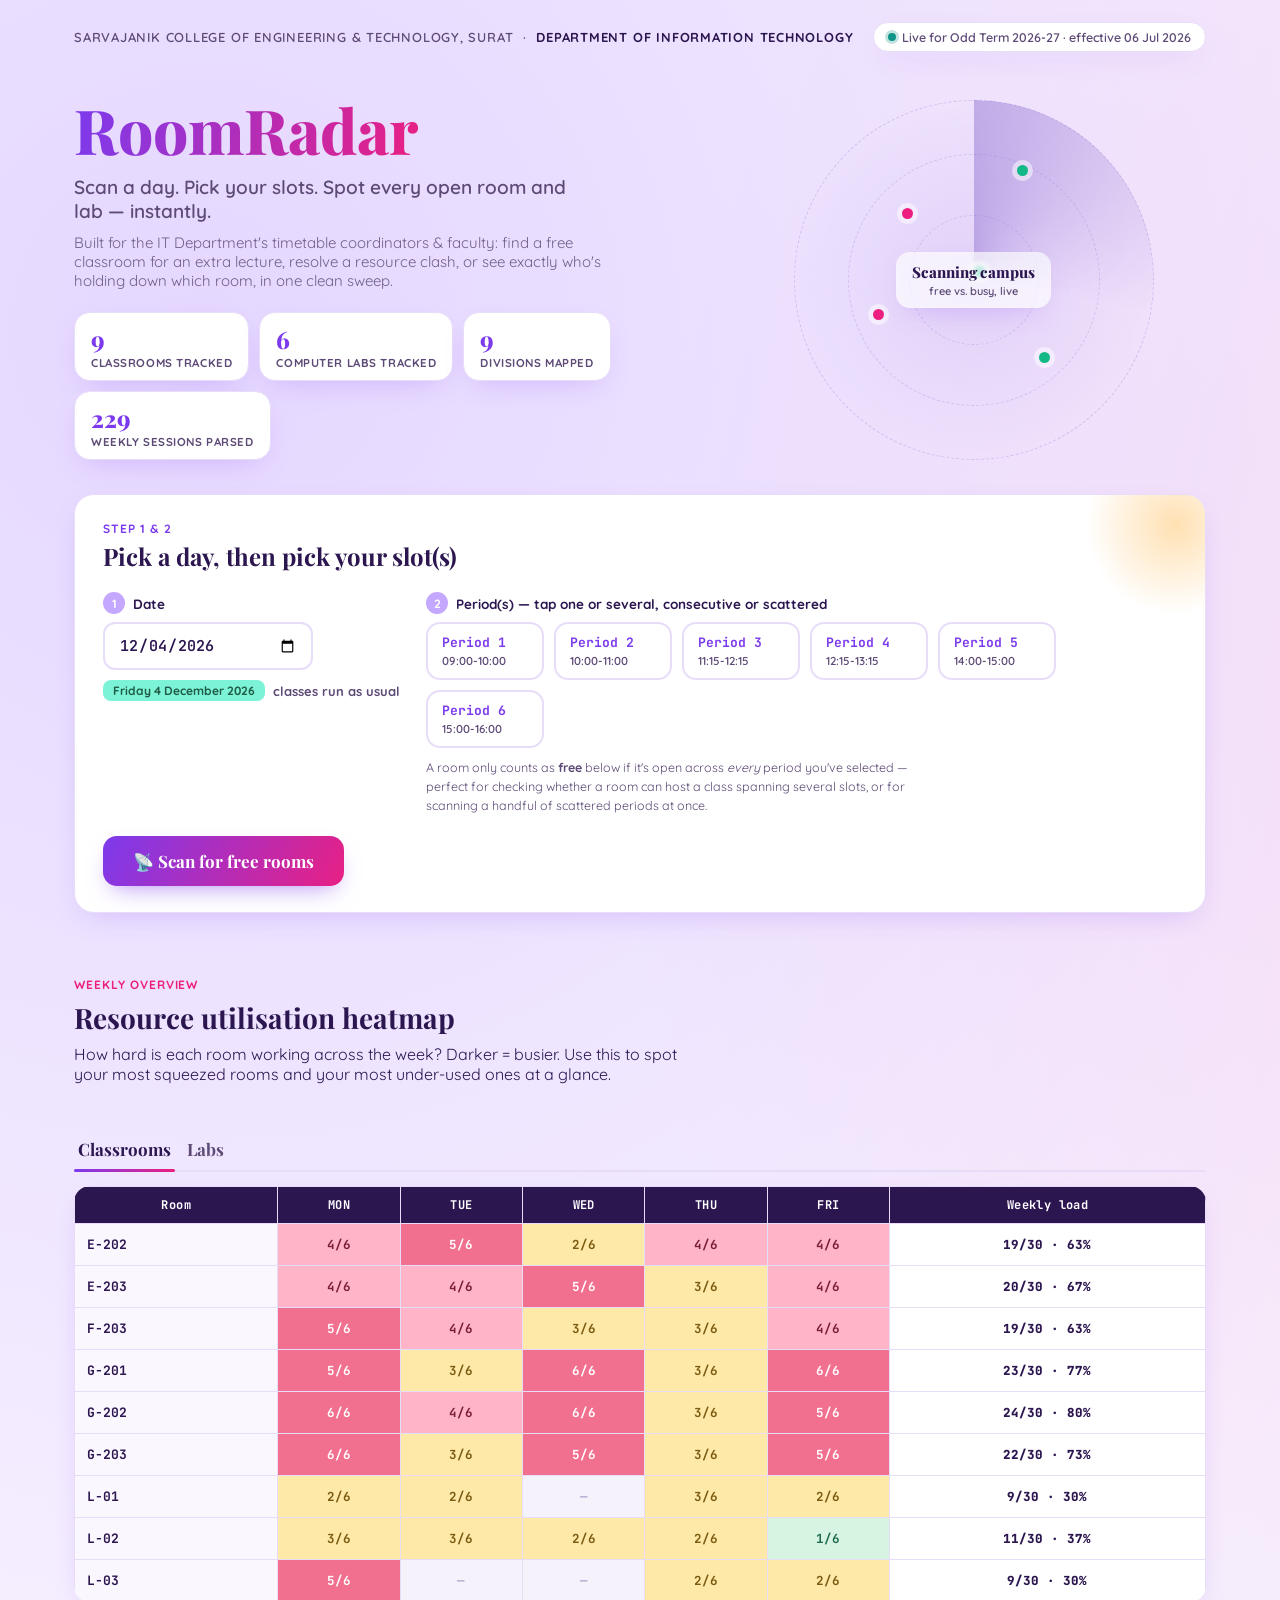
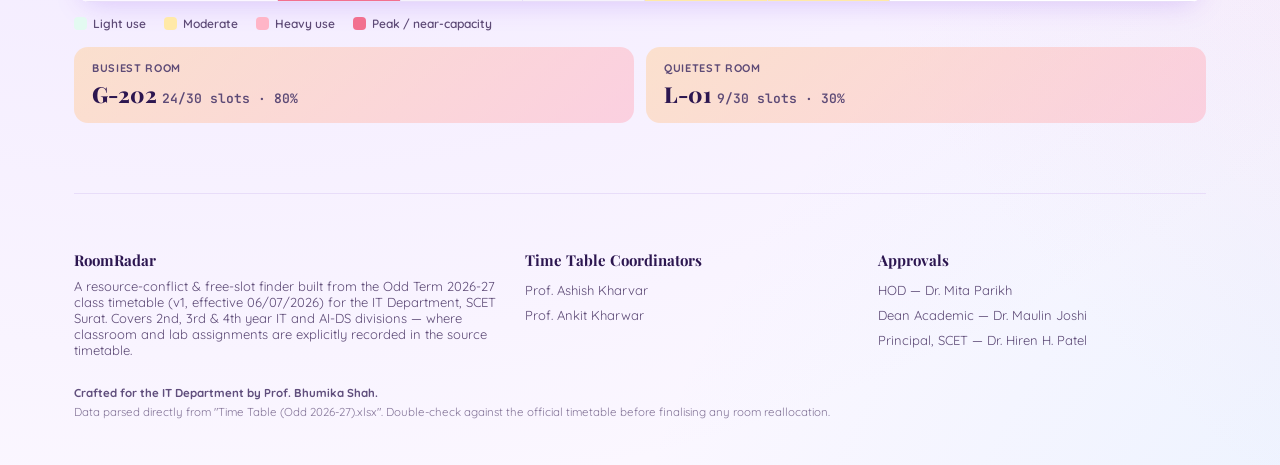
<file: doc/resourceoccupancy/index.html>
<!DOCTYPE html>
<html lang="en">
<head>
<meta charset="UTF-8" />
<meta name="viewport" content="width=device-width, initial-scale=1.0" />
<title>RoomRadar — SCET IT Dept. Slot &amp; Space Finder</title>
<link rel="preconnect" href="https://fonts.googleapis.com">
<link rel="preconnect" href="https://fonts.gstatic.com" crossorigin>
<link href="https://fonts.googleapis.com/css2?family=Playfair+Display:ital,wght@0,600;0,700;0,800;1,600&family=Quicksand:wght@400;500;600;700&family=JetBrains+Mono:wght@400;500;600;700&display=swap" rel="stylesheet">
<style>
:root{
  --lavender:#c4a7ff;
  --lavender-deep:#7c3aed;
  --mint:#7cf2d6;
  --mint-deep:#0d9488;
  --peach:#ffc266;
  --peach-deep:#f97316;
  --pink:#ff9ecf;
  --pink-deep:#ec1f80;
  --sky:#7dd3fc;
  --sky-deep:#0284c7;
  --ink:#2c1650;
  --ink-soft:#5d4a76;
  --cream:#fbf7ff;
  --card:#ffffff;
  --free:#12b886;
  --free-bg:#dffaf0;
  --busy:#ec1f80;
  --busy-bg:#ffe3f0;
  --line:#e8ddf9;
  --shadow: 0 10px 30px -12px rgba(124, 58, 237, 0.28);
  --radius: 20px;
}
*{box-sizing:border-box;}
html{scroll-behavior:smooth;}
body{
  margin:0;
  font-family:'Quicksand', sans-serif;
  color:var(--ink);
  background:
    radial-gradient(circle at 8% 8%, rgba(196,167,255,0.4), transparent 40%),
    radial-gradient(circle at 92% 18%, rgba(255,158,207,0.38), transparent 42%),
    radial-gradient(circle at 50% 95%, rgba(124,242,214,0.38), transparent 45%),
    radial-gradient(circle at 70% 60%, rgba(125,211,252,0.22), transparent 40%),
    var(--cream);
  background-size:200% 200%;
  animation: driftBg 22s ease-in-out infinite;
  min-height:100vh;
  overflow-x:hidden;
}
@keyframes driftBg{
  0%,100%{background-position:0% 0%, 100% 0%, 50% 100%, 100% 100%, 0 0;}
  50%{background-position:10% 10%, 90% 20%, 45% 92%, 85% 80%, 0 0;}
}
h1,h2,h3{font-family:'Playfair Display', serif; margin:0;}
.mono{font-family:'JetBrains Mono', monospace;}
a{color:inherit;}
.wrap{max-width:1180px; margin:0 auto; padding:0 24px;}
@media (prefers-reduced-motion: reduce){ body{animation:none;} }

/* ---------- HEADER ---------- */
header.site{
  padding:22px 0 10px;
  position:relative;
}
.brandbar{
  display:flex; align-items:center; justify-content:space-between; gap:18px;
  flex-wrap:wrap;
}
.brandbar .dept{
  font-size:13px; letter-spacing:.06em; text-transform:uppercase; color:var(--ink-soft);
  font-weight:600;
}
.brandbar .dept b{color:var(--ink);}
.pill{
  display:inline-flex; align-items:center; gap:6px;
  background:var(--card); border:1px solid var(--line);
  padding:6px 14px; border-radius:999px; font-size:12.5px; font-weight:600; color:var(--ink-soft);
  box-shadow: var(--shadow);
}
.pill .dot{width:8px;height:8px;border-radius:50%; background:var(--mint-deep); box-shadow:0 0 0 3px rgba(13,148,136,.25); animation:dotPulse 1.8s ease-in-out infinite;}
@keyframes dotPulse{ 0%,100%{box-shadow:0 0 0 3px rgba(13,148,136,.25);} 50%{box-shadow:0 0 0 7px rgba(13,148,136,.12);} }
.pill{transition:.2s transform;}
.pill:hover{transform:translateY(-2px) rotate(-1deg);}

/* ---------- HERO ---------- */
.hero{
  padding:38px 0 26px;
  display:grid; grid-template-columns: 1.15fr 0.85fr; gap:40px; align-items:center;
}
@media (max-width:860px){ .hero{grid-template-columns:1fr; text-align:center;} }
.hero h1{
  font-size:clamp(40px, 6vw, 62px);
  line-height:0.98;
  font-weight:800;
  background:linear-gradient(100deg, var(--lavender-deep), var(--pink-deep) 35%, var(--peach-deep) 65%, var(--sky-deep));
  background-size:300% 100%;
  -webkit-background-clip:text; background-clip:text; color:transparent;
  animation: hueSlide 6s ease-in-out infinite;
  display:inline-block;
}
@keyframes hueSlide{
  0%,100%{background-position:0% 50%;}
  50%{background-position:100% 50%;}
}
@media (prefers-reduced-motion: reduce){ .hero h1{animation:none;} }
.hero .tagline{
  margin-top:14px; font-size:19px; font-weight:600; color:var(--ink-soft); max-width:520px;
}
.hero .sub{margin-top:10px; font-size:15px; color:var(--ink-soft); opacity:.85; max-width:540px;}
@media (max-width:860px){ .hero .tagline, .hero .sub{margin-left:auto;margin-right:auto;} }

.hero-stats{display:flex; gap:10px; margin-top:22px; flex-wrap:wrap;}
@media (max-width:860px){ .hero-stats{justify-content:center;} }
.stat-chip{
  background:var(--card); border:1px solid var(--line); border-radius:16px; padding:10px 16px;
  box-shadow:var(--shadow); text-align:left;
  transition:.25s cubic-bezier(.34,1.56,.64,1) transform, .25s box-shadow;
}
.stat-chip:hover{transform:translateY(-4px) rotate(-2deg) scale(1.04); box-shadow:0 16px 28px -12px rgba(124,58,237,0.35);}
.stat-chip:nth-child(2):hover{transform:translateY(-4px) rotate(2deg) scale(1.04);}
.stat-chip:nth-child(4):hover{transform:translateY(-4px) rotate(2deg) scale(1.04);}
.stat-chip .n{font-family:'Playfair Display',serif; font-size:24px; font-weight:800; color:var(--lavender-deep);}
.stat-chip .l{font-size:11.5px; text-transform:uppercase; letter-spacing:.05em; color:var(--ink-soft); font-weight:700;}

/* ---------- RADAR SIGNATURE ---------- */
.radar-box{
  position:relative; width:100%; aspect-ratio:1/1; max-width:360px; margin:0 auto;
  display:flex; align-items:center; justify-content:center;
}
.radar-ring{
  position:absolute; border-radius:50%; border:1.5px dashed rgba(155,127,214,0.35);
}
.radar-ring.r1{inset:0;}
.radar-ring.r2{inset:15%;}
.radar-ring.r3{inset:32%;}
.radar-core{
  position:absolute; inset:0; border-radius:50%;
  background: radial-gradient(circle at 50% 50%, rgba(201,182,240,0.35), rgba(255,255,255,0) 70%);
}
.radar-sweep{
  position:absolute; inset:0; border-radius:50%;
  background: conic-gradient(from 0deg, rgba(155,127,214,0.55), rgba(155,127,214,0) 28%);
  animation: spin 4.5s linear infinite;
  -webkit-mask-image: radial-gradient(circle, transparent 0, black 1px);
}
@keyframes spin{ to{ transform:rotate(360deg);} }
.radar-blip{
  position:absolute; width:11px; height:11px; border-radius:50%;
  box-shadow:0 0 0 5px rgba(255,255,255,0.5);
  animation: blipPulse 2.2s ease-in-out infinite;
}
.radar-blip.free{background:var(--free); animation-name: blipPulseFree;}
.radar-blip.busy{background:var(--busy); animation-name: blipPulseBusy;}
.radar-blip:nth-child(5){animation-delay:.3s;}
.radar-blip:nth-child(6){animation-delay:.6s;}
.radar-blip:nth-child(7){animation-delay:.9s;}
.radar-blip:nth-child(8){animation-delay:1.2s;}
.radar-blip:nth-child(9){animation-delay:1.5s;}
@keyframes blipPulseFree{ 0%,100%{box-shadow:0 0 0 5px rgba(18,184,134,0.35); transform:scale(1);} 50%{box-shadow:0 0 0 9px rgba(18,184,134,0.12); transform:scale(1.15);} }
@keyframes blipPulseBusy{ 0%,100%{box-shadow:0 0 0 5px rgba(236,31,128,0.3); transform:scale(1);} 50%{box-shadow:0 0 0 9px rgba(236,31,128,0.1); transform:scale(1.15);} }
@media (prefers-reduced-motion: reduce){ .radar-blip{animation:none;} }
.radar-center-label{
  position:relative; z-index:2; text-align:center; font-family:'Playfair Display',serif;
  font-weight:800; font-size:15px; color:var(--ink); background:rgba(255,255,255,0.72);
  padding:10px 16px; border-radius:14px; backdrop-filter:blur(2px);
  box-shadow: var(--shadow);
}
.radar-center-label span{display:block; font-family:'Quicksand',sans-serif; font-weight:600; font-size:11px; color:var(--ink-soft); margin-top:2px;}
@media (prefers-reduced-motion: reduce){
  .radar-sweep{animation:none;}
}
</style>
</head>
<style>
/* ---------- CONTROL PANEL ---------- */
.panel{
  background:var(--card); border-radius:var(--radius); box-shadow:var(--shadow);
  border:1px solid var(--line); padding:26px 28px; margin-top:8px; position:relative; overflow:hidden;
}
.panel::before{
  content:""; position:absolute; top:-60px; right:-60px; width:180px; height:180px; border-radius:50%;
  background:radial-gradient(circle, rgba(255,194,102,0.5), transparent 70%);
  animation: blobFloat 6s ease-in-out infinite;
}
@keyframes blobFloat{ 0%,100%{transform:translate(0,0) scale(1);} 50%{transform:translate(-14px,10px) scale(1.08);} }
@media (prefers-reduced-motion: reduce){ .panel::before{animation:none;} }
.panel h2{font-size:24px; font-weight:700;}
.panel .eyebrow{
  font-size:12px; letter-spacing:.08em; text-transform:uppercase; font-weight:700; color:var(--lavender-deep);
  margin-bottom:4px; display:block;
}
.panel-grid{display:grid; grid-template-columns: auto 1fr; gap:26px; margin-top:20px; align-items:start;}
@media (max-width:760px){ .panel-grid{grid-template-columns:1fr;} }

.field-label{font-weight:700; font-size:13.5px; margin-bottom:8px; display:flex; align-items:center; gap:8px;}
.field-label .num{
  width:22px;height:22px;border-radius:50%; background:var(--lavender); color:#fff; font-size:12px;
  display:inline-flex; align-items:center; justify-content:center; font-weight:800;
}
input[type="date"]{
  font-family:'JetBrains Mono', monospace; font-size:15px; font-weight:600; color:var(--ink);
  border:2px solid var(--line); border-radius:12px; padding:11px 14px; background:#fff;
  outline:none; transition:border-color .15s; width:210px;
}
input[type="date"]:focus{border-color:var(--lavender-deep);}
.day-readout{
  margin-top:10px; font-size:13px; font-weight:700; color:var(--ink-soft);
  display:flex; align-items:center; gap:8px;
}
.day-readout .badge{
  background:var(--mint); color:#1f5c46; padding:3px 10px; border-radius:8px; font-size:12px;
}
.day-readout .badge.weekend{background:var(--pink); color:#7a1d38;}

.chip-row{display:flex; flex-wrap:wrap; gap:10px;}
.chip{
  cursor:pointer; user-select:none;
  border:2px solid var(--line); background:#fff; border-radius:14px;
  padding:10px 14px; text-align:left; min-width:118px;
  transition:.15s transform, .15s border-color, .15s background, .15s box-shadow;
}
.chip:hover{transform:translateY(-3px) scale(1.03); border-color:var(--lavender);}
.chip .p{font-family:'JetBrains Mono',monospace; font-weight:700; font-size:13px; color:var(--lavender-deep);}
.chip .t{font-size:11.5px; color:var(--ink-soft); font-weight:600; margin-top:2px;}
.chip.active{
  background:linear-gradient(135deg, var(--lavender-deep), var(--pink-deep) 55%, var(--peach-deep)); border-color:transparent; color:#fff;
  box-shadow:0 8px 18px -8px rgba(124,58,237,0.6);
  animation:chipPop .35s cubic-bezier(.34,1.56,.64,1);
}
@keyframes chipPop{ 0%{transform:scale(.85);} 55%{transform:scale(1.08);} 100%{transform:scale(1);} }
.chip.active .p, .chip.active .t{color:#fff;}
.chip[disabled]{opacity:.4; cursor:not-allowed; pointer-events:none;}

.scan-btn{
  margin-top:22px; border:none; cursor:pointer;
  background:linear-gradient(120deg, var(--lavender-deep), var(--pink-deep) 50%, var(--peach-deep));
  background-size:220% 100%;
  color:#fff; font-family:'Playfair Display',serif; font-weight:700; font-size:17px;
  padding:14px 30px; border-radius:14px; box-shadow:0 10px 24px -10px rgba(124,58,237,.6);
  transition:.2s transform, .4s background-position;
  display:inline-flex; align-items:center; gap:10px;
  position:relative; overflow:hidden;
}
.scan-btn:hover{transform:translateY(-3px) scale(1.02); background-position:100% 0;}
.scan-btn:active{transform:translateY(0px) scale(.96);}
.scan-btn .ripple{
  position:absolute; border-radius:50%; background:rgba(255,255,255,.55);
  transform:scale(0); animation:rippleGo .55s ease-out forwards; pointer-events:none;
}
@keyframes rippleGo{ to{ transform:scale(1); opacity:0; } }
.helper-text{font-size:12.5px; color:var(--ink-soft); margin-top:10px; max-width:520px; line-height:1.5;}

/* ---------- RESULTS ---------- */
.results{margin-top:40px; display:none;}
.results.show{display:block;}
.result-summary-line{
  font-size:15px; font-weight:600; color:var(--ink-soft); margin-bottom:22px;
  background:var(--card); border:1px dashed var(--lavender); border-radius:14px; padding:14px 18px;
}
.result-summary-line b{color:var(--ink);}

.section-heading{
  display:flex; align-items:baseline; gap:12px; margin:34px 0 16px;
}
.section-heading h3{font-size:26px;}
.section-heading .tag{
  font-family:'JetBrains Mono',monospace; font-size:12px; background:var(--ink); color:#fff;
  padding:3px 10px; border-radius:8px;
}

.room-grid{
  display:grid; grid-template-columns:repeat(auto-fill, minmax(150px,1fr)); gap:14px;
}
.room-tile{
  border-radius:16px; padding:16px 14px; position:relative; overflow:hidden;
  border:2px solid transparent; box-shadow:var(--shadow);
  transition:.2s cubic-bezier(.34,1.56,.64,1) transform, .2s box-shadow;
  animation: tilePop .4s cubic-bezier(.34,1.56,.64,1) both;
  animation-delay: calc(var(--i, 0) * 35ms);
}
@keyframes tilePop{ from{opacity:0; transform:translateY(10px) scale(.92);} to{opacity:1; transform:translateY(0) scale(1);} }
.room-tile:hover{transform:translateY(-5px) rotate(-1deg) scale(1.035); box-shadow:0 16px 28px -10px rgba(124,58,237,.3); cursor:pointer;}
.room-tile:active{transform:translateY(-1px) scale(.97);}
.room-tile.free{background:var(--free-bg); border-color:rgba(18,184,134,0.35);}
.room-tile.busy{background:var(--busy-bg); border-color:rgba(236,31,128,0.35);}
.room-tile .rname{font-family:'JetBrains Mono',monospace; font-weight:700; font-size:19px;}
.room-tile.free .rname{color:#1f6b4e;}
.room-tile.busy .rname{color:#9c2144;}
.room-tile .rstatus{
  margin-top:6px; font-size:11.5px; font-weight:800; letter-spacing:.05em; text-transform:uppercase;
}
.room-tile.free .rstatus{color:var(--free);}
.room-tile.busy .rstatus{color:var(--busy);}
.room-tile .ricon{position:absolute; right:10px; top:10px; font-size:20px; opacity:.8;}
.room-tile .rmeta{margin-top:8px; font-size:11px; color:var(--ink-soft); line-height:1.4;}

.occupied-list{margin-top:18px; display:flex; flex-direction:column; gap:10px;}
.occ-card{
  background:#fff; border:1px solid var(--line); border-radius:14px; padding:12px 16px;
  display:flex; align-items:center; gap:14px; box-shadow:var(--shadow); flex-wrap:wrap;
}
.occ-room{
  font-family:'JetBrains Mono',monospace; font-weight:800; font-size:15px; color:#fff;
  background:var(--busy); border-radius:10px; padding:6px 12px; min-width:64px; text-align:center;
}
.occ-body{flex:1; min-width:200px;}
.occ-subject{font-weight:700; font-size:14.5px;}
.occ-subject .fac{color:var(--lavender-deep); font-weight:700;}
.occ-meta{font-size:12px; color:var(--ink-soft); margin-top:2px;}
.occ-slot{
  font-family:'JetBrains Mono',monospace; font-size:11.5px; background:var(--cream);
  border:1px solid var(--line); padding:4px 9px; border-radius:8px; color:var(--ink-soft); font-weight:700;
}
.empty-note{
  font-size:14px; color:var(--ink-soft); font-style:italic; padding:14px 0;
}

/* ---------- HEATMAP ---------- */
.heatmap-wrap{overflow-x:auto; margin-top:14px; border-radius:16px; box-shadow:var(--shadow);}
table.heatmap{border-collapse:collapse; width:100%; min-width:640px; background:#fff;}
table.heatmap th, table.heatmap td{padding:0; text-align:center; border:1px solid var(--line);}
table.heatmap th{
  background:var(--ink); color:#fff; font-size:12px; padding:10px 8px; font-weight:700;
  font-family:'JetBrains Mono',monospace; letter-spacing:.03em;
}
table.heatmap td.rowlabel{
  font-family:'JetBrains Mono',monospace; font-weight:700; font-size:13px; background:var(--cream);
  padding:10px 12px; text-align:left; white-space:nowrap;
}
table.heatmap td.cell{padding:12px 6px; font-family:'JetBrains Mono',monospace; font-weight:700; font-size:12.5px;}
.legend-row{display:flex; gap:18px; margin-top:14px; flex-wrap:wrap; font-size:12px; color:var(--ink-soft); font-weight:600;}
.legend-row .sw{display:inline-block; width:13px; height:13px; border-radius:4px; margin-right:6px; vertical-align:-2px;}
.max-callout{
  margin-top:16px; display:flex; gap:12px; flex-wrap:wrap;
}
.max-card{
  background:linear-gradient(135deg, rgba(255,211,165,.55), rgba(255,181,199,.55));
  border-radius:14px; padding:14px 18px; flex:1; min-width:220px;
}
.max-card .k{font-size:11px; text-transform:uppercase; letter-spacing:.06em; font-weight:800; color:var(--ink-soft);}
.max-card .v{font-family:'Playfair Display',serif; font-size:22px; font-weight:800; margin-top:4px;}
.max-card .v small{font-family:'JetBrains Mono',monospace; font-size:13px; font-weight:600; color:var(--ink-soft);}

/* ---------- TABS ---------- */
.tabbar{display:flex; gap:8px; margin-top:44px; border-bottom:2px solid var(--line); padding-bottom:0;}
.tabbtn{
  cursor:pointer; border:none; background:none; font-family:'Playfair Display',serif; font-weight:700;
  font-size:17px; color:var(--ink-soft); padding:10px 4px; position:relative;
  transition:.15s transform, .15s color;
}
.tabbtn:hover{transform:translateY(-2px); color:var(--lavender-deep);}
.tabbtn.active{color:var(--ink);}
.tabbtn.active::after{
  content:""; position:absolute; left:0; right:0; bottom:-2px; height:3px; border-radius:3px;
  background:linear-gradient(90deg, var(--lavender-deep), var(--pink-deep), var(--peach-deep));
  background-size:200% 100%;
  animation: hueSlide 4s ease-in-out infinite;
}
.tabpage{display:none;}
.tabpage.active{display:block;}

/* ---------- FOOTER ---------- */
footer{
  margin-top:70px; padding:36px 0 44px; border-top:1px solid var(--line);
  color:var(--ink-soft); font-size:13px;
}
footer .foot-grid{display:grid; grid-template-columns:1.3fr 1fr 1fr; gap:24px;}
@media (max-width:760px){ footer .foot-grid{grid-template-columns:1fr;} }
footer h4{font-family:'Playfair Display',serif; font-size:15px; color:var(--ink); margin-bottom:8px;}
footer .coords{line-height:1.9;}
footer .fineprint{margin-top:26px; font-size:11.5px; opacity:.75; line-height:1.6;}
footer .signoff{margin-top:4px; font-weight:700; color:var(--ink);}

.scroll-fade{animation:fadeUp .5s ease both;}
@keyframes fadeUp{ from{opacity:0; transform:translateY(10px);} to{opacity:1; transform:translateY(0);} }

::selection{background:var(--lavender); color:#fff;}

.toast{
  position:fixed; bottom:22px; left:50%; transform:translateX(-50%) translateY(20px) scale(.9);
  background:linear-gradient(120deg, var(--ink), #4a2b7a); color:#fff; padding:12px 22px; border-radius:12px; font-weight:600; font-size:13.5px;
  opacity:0; pointer-events:none; transition:.3s cubic-bezier(.34,1.56,.64,1); z-index:50; box-shadow:0 12px 30px -10px rgba(0,0,0,.4);
}
.toast.show{opacity:1; transform:translateX(-50%) translateY(0) scale(1);}
</style>
<body>

<div class="wrap">
  <header class="site">
    <div class="brandbar">
      <div class="dept">Sarvajanik College of Engineering &amp; Technology, Surat &nbsp;·&nbsp; <b>Department of Information Technology</b></div>
      <div class="pill"><span class="dot"></span> Live for Odd Term 2026&#8209;27 · effective 06 Jul 2026</div>
    </div>
  </header>

  <section class="hero">
    <div class="scroll-fade">
      <h1>RoomRadar</h1>
      <div class="tagline">Scan a day. Pick your slots. Spot every open room and lab — instantly.</div>
      <div class="sub">Built for the IT Department's timetable coordinators &amp; faculty: find a free classroom for an extra lecture, resolve a resource clash, or see exactly who's holding down which room, in one clean sweep.</div>
      <div class="hero-stats">
        <div class="stat-chip"><div class="n" id="statClassrooms">10</div><div class="l">Classrooms tracked</div></div>
        <div class="stat-chip"><div class="n" id="statLabs">6</div><div class="l">Computer labs tracked</div></div>
        <div class="stat-chip"><div class="n" id="statDivisions">9</div><div class="l">Divisions mapped</div></div>
        <div class="stat-chip"><div class="n" id="statSessions">229</div><div class="l">Weekly sessions parsed</div></div>
      </div>
    </div>
    <div class="radar-box scroll-fade" aria-hidden="true">
      <div class="radar-ring r1"></div>
      <div class="radar-ring r2"></div>
      <div class="radar-ring r3"></div>
      <div class="radar-core"></div>
      <div class="radar-sweep"></div>
      <div class="radar-blip free" style="top:18%; left:62%;"></div>
      <div class="radar-blip busy" style="top:58%; left:22%;"></div>
      <div class="radar-blip free" style="top:70%; left:68%;"></div>
      <div class="radar-blip busy" style="top:30%; left:30%;"></div>
      <div class="radar-blip free" style="top:46%; left:50%;"></div>
      <div class="radar-center-label">Scanning campus<span>free vs. busy, live</span></div>
    </div>
  </section>

  <!-- ===================== CONTROL PANEL ===================== -->
  <section class="panel scroll-fade" id="controlPanel">
    <span class="eyebrow">Step 1 &amp; 2</span>
    <h2>Pick a day, then pick your slot(s)</h2>
    <div class="panel-grid">
      <div>
        <div class="field-label"><span class="num">1</span> Date</div>
        <input type="date" id="datePicker" />
        <div class="day-readout" id="dayReadout"></div>
      </div>
      <div>
        <div class="field-label"><span class="num">2</span> Period(s) — tap one or several, consecutive or scattered</div>
        <div class="chip-row" id="chipRow"></div>
        <div class="helper-text">A room only counts as <b>free</b> below if it's open across <i>every</i> period you've selected — perfect for checking whether a room can host a class spanning several slots, or for scanning a handful of scattered periods at once.</div>
      </div>
    </div>
    <button class="scan-btn" id="scanBtn">📡 Scan for free rooms</button>
  </section>

  <!-- ===================== RESULTS ===================== -->
  <section class="results" id="results">
    <div class="result-summary-line" id="resultSummary"></div>

    <div class="section-heading"><h3>🏫 Classrooms</h3><span class="tag" id="classroomTag"></span></div>
    <div class="room-grid" id="classroomGrid"></div>
    <div class="occupied-list" id="classroomOccupied"></div>

    <div class="section-heading"><h3>🖥️ Computer Labs</h3><span class="tag" id="labTag"></span></div>
    <div class="room-grid" id="labGrid"></div>
    <div class="occupied-list" id="labOccupied"></div>
  </section>

  <!-- ===================== UTILISATION ===================== -->
  <section style="margin-top:60px;">
    <span class="eyebrow" style="color:var(--pink-deep); font-size:12px; letter-spacing:.08em; text-transform:uppercase; font-weight:700;">Weekly overview</span>
    <h2 style="font-size:28px; margin-top:6px;">Resource utilisation heatmap</h2>
    <div class="sub" style="margin-top:8px; max-width:640px;">How hard is each room working across the week? Darker = busier. Use this to spot your most squeezed rooms and your most under-used ones at a glance.</div>

    <div class="tabbar">
      <button class="tabbtn active" data-tab="classroomHeat">Classrooms</button>
      <button class="tabbtn" data-tab="labHeat">Labs</button>
    </div>

    <div class="tabpage active" id="classroomHeat">
      <div class="heatmap-wrap"><table class="heatmap" id="classroomHeatTable"></table></div>
      <div class="legend-row">
        <span><span class="sw" style="background:#e3faf1;"></span>Light use</span>
        <span><span class="sw" style="background:#ffe9a8;"></span>Moderate</span>
        <span><span class="sw" style="background:#ffb5c7;"></span>Heavy use</span>
        <span><span class="sw" style="background:#f2708f;"></span>Peak / near-capacity</span>
      </div>
      <div class="max-callout" id="classroomMaxCallout"></div>
    </div>

    <div class="tabpage" id="labHeat">
      <div class="heatmap-wrap"><table class="heatmap" id="labHeatTable"></table></div>
      <div class="legend-row">
        <span><span class="sw" style="background:#e3faf1;"></span>Light use</span>
        <span><span class="sw" style="background:#ffe9a8;"></span>Moderate</span>
        <span><span class="sw" style="background:#ffb5c7;"></span>Heavy use</span>
        <span><span class="sw" style="background:#f2708f;"></span>Peak / near-capacity</span>
      </div>
      <div class="max-callout" id="labMaxCallout"></div>
    </div>
  </section>

  <footer>
    <div class="foot-grid">
      <div>
        <h4>RoomRadar</h4>
        <div>A resource-conflict &amp; free-slot finder built from the Odd Term 2026&#8209;27 class timetable (v1, effective 06/07/2026) for the IT Department, SCET Surat. Covers 2nd, 3rd &amp; 4th year IT and AI&#8209;DS divisions — where classroom and lab assignments are explicitly recorded in the source timetable.</div>
      </div>
      <div>
        <h4>Time Table Coordinators</h4>
        <div class="coords">Prof. Ashish Kharvar<br/>Prof. Ankit Kharwar</div>
      </div>
      <div>
        <h4>Approvals</h4>
        <div class="coords">HOD — Dr. Mita Parikh<br/>Dean Academic — Dr. Maulin Joshi<br/>Principal, SCET — Dr. Hiren H. Patel</div>
      </div>
    </div>
    <div class="fineprint">
      <div class="signoff">Crafted for the IT Department by Prof. Bhumika Shah.</div>
      Data parsed directly from "Time Table (Odd 2026-27).xlsx". Double-check against the official timetable before finalising any room reallocation.
    </div>
  </footer>
</div>

<div class="toast" id="toast"></div>

<script id="tt-data" type="application/json">{
 "divisions": {
  "Sem3-IT-D1": {
   "label": "SE IT \u2014 Div 1",
   "year": "2nd Yr (Sem 3)"
  },
  "Sem3-IT-D2": {
   "label": "SE IT \u2014 Div 2",
   "year": "2nd Yr (Sem 3)"
  },
  "Sem3-AIDS": {
   "label": "SE AI-DS",
   "year": "2nd Yr (Sem 3)"
  },
  "Sem5-IT-D1": {
   "label": "TE IT \u2014 Div 1",
   "year": "3rd Yr (Sem 5)"
  },
  "Sem5-IT-D2": {
   "label": "TE IT \u2014 Div 2",
   "year": "3rd Yr (Sem 5)"
  },
  "Sem5-AIDS": {
   "label": "TE AI-DS",
   "year": "3rd Yr (Sem 5)"
  },
  "Sem7-IT-D1": {
   "label": "BE IT \u2014 Div 1",
   "year": "4th Yr (Sem 7)"
  },
  "Sem7-IT-D2": {
   "label": "BE IT \u2014 Div 2",
   "year": "4th Yr (Sem 7)"
  },
  "Sem7-AIDS": {
   "label": "BE AI-DS",
   "year": "4th Yr (Sem 7)"
  }
 },
 "sessions": [
  {
   "div": "Sem3-IT-D1",
   "divLabel": "SE IT \u2014 Div 1",
   "year": "2nd Yr (Sem 3)",
   "day": "MON",
   "ps": 1,
   "pe": 1,
   "type": "Lecture",
   "subject": "COA",
   "faculty": [
    "ARK"
   ],
   "batch": "-",
   "room": "E-202"
  },
  {
   "div": "Sem3-IT-D1",
   "divLabel": "SE IT \u2014 Div 1",
   "year": "2nd Yr (Sem 3)",
   "day": "MON",
   "ps": 2,
   "pe": 2,
   "type": "Lecture",
   "subject": "DBMS",
   "faculty": [
    "HV"
   ],
   "batch": "-",
   "room": "E-202"
  },
  {
   "div": "Sem3-IT-D1",
   "divLabel": "SE IT \u2014 Div 1",
   "year": "2nd Yr (Sem 3)",
   "day": "MON",
   "ps": 3,
   "pe": 3,
   "type": "Lecture",
   "subject": "OOAD",
   "faculty": [
    "BP"
   ],
   "batch": "-",
   "room": "E-202"
  },
  {
   "div": "Sem3-IT-D1",
   "divLabel": "SE IT \u2014 Div 1",
   "year": "2nd Yr (Sem 3)",
   "day": "MON",
   "ps": 4,
   "pe": 4,
   "type": "Lecture",
   "subject": "PS",
   "faculty": [
    "MPP"
   ],
   "batch": "-",
   "room": "E-202"
  },
  {
   "div": "Sem3-IT-D1",
   "divLabel": "SE IT \u2014 Div 1",
   "year": "2nd Yr (Sem 3)",
   "day": "TUE",
   "ps": 1,
   "pe": 2,
   "type": "Lab",
   "subject": "DBMS",
   "faculty": [
    "HV",
    "DR"
   ],
   "batch": "A",
   "room": "IT-4"
  },
  {
   "div": "Sem3-IT-D1",
   "divLabel": "SE IT \u2014 Div 1",
   "year": "2nd Yr (Sem 3)",
   "day": "TUE",
   "ps": 1,
   "pe": 2,
   "type": "Lab",
   "subject": "OOAD",
   "faculty": [
    "BP",
    "AM"
   ],
   "batch": "B",
   "room": "IT-1"
  },
  {
   "div": "Sem3-IT-D1",
   "divLabel": "SE IT \u2014 Div 1",
   "year": "2nd Yr (Sem 3)",
   "day": "TUE",
   "ps": 3,
   "pe": 3,
   "type": "Lecture",
   "subject": "OOAD",
   "faculty": [
    "DR"
   ],
   "batch": "-",
   "room": "E-202"
  },
  {
   "div": "Sem3-IT-D1",
   "divLabel": "SE IT \u2014 Div 1",
   "year": "2nd Yr (Sem 3)",
   "day": "TUE",
   "ps": 4,
   "pe": 4,
   "type": "Lecture",
   "subject": "DS",
   "faculty": [
    "DS"
   ],
   "batch": "-",
   "room": "E-202"
  },
  {
   "div": "Sem3-IT-D1",
   "divLabel": "SE IT \u2014 Div 1",
   "year": "2nd Yr (Sem 3)",
   "day": "TUE",
   "ps": 5,
   "pe": 5,
   "type": "Lecture",
   "subject": "PS",
   "faculty": [
    "MPP"
   ],
   "batch": "-",
   "room": "E-202"
  },
  {
   "div": "Sem3-IT-D1",
   "divLabel": "SE IT \u2014 Div 1",
   "year": "2nd Yr (Sem 3)",
   "day": "TUE",
   "ps": 6,
   "pe": 6,
   "type": "Lecture",
   "subject": "IC",
   "faculty": [
    "AC"
   ],
   "batch": "-",
   "room": "E-202"
  },
  {
   "div": "Sem3-IT-D1",
   "divLabel": "SE IT \u2014 Div 1",
   "year": "2nd Yr (Sem 3)",
   "day": "WED",
   "ps": 1,
   "pe": 1,
   "type": "Lecture",
   "subject": "DBMS",
   "faculty": [
    "HV"
   ],
   "batch": "-",
   "room": "E-202"
  },
  {
   "div": "Sem3-IT-D1",
   "divLabel": "SE IT \u2014 Div 1",
   "year": "2nd Yr (Sem 3)",
   "day": "WED",
   "ps": 2,
   "pe": 2,
   "type": "Lecture",
   "subject": "PS",
   "faculty": [
    "MPP"
   ],
   "batch": "-",
   "room": "E-202"
  },
  {
   "div": "Sem3-IT-D1",
   "divLabel": "SE IT \u2014 Div 1",
   "year": "2nd Yr (Sem 3)",
   "day": "WED",
   "ps": 3,
   "pe": 4,
   "type": "Lab",
   "subject": "OOAD",
   "faculty": [
    "BP",
    "AM"
   ],
   "batch": "A",
   "room": "IT-1"
  },
  {
   "div": "Sem3-IT-D1",
   "divLabel": "SE IT \u2014 Div 1",
   "year": "2nd Yr (Sem 3)",
   "day": "WED",
   "ps": 3,
   "pe": 4,
   "type": "Lab",
   "subject": "DS",
   "faculty": [
    "DS",
    "MD"
   ],
   "batch": "B",
   "room": "IT-4"
  },
  {
   "div": "Sem3-IT-D1",
   "divLabel": "SE IT \u2014 Div 1",
   "year": "2nd Yr (Sem 3)",
   "day": "THU",
   "ps": 1,
   "pe": 1,
   "type": "Lecture",
   "subject": "PS",
   "faculty": [
    "MPP"
   ],
   "batch": "-",
   "room": "E-202"
  },
  {
   "div": "Sem3-IT-D1",
   "divLabel": "SE IT \u2014 Div 1",
   "year": "2nd Yr (Sem 3)",
   "day": "THU",
   "ps": 2,
   "pe": 2,
   "type": "Lecture",
   "subject": "DS",
   "faculty": [
    "VJ"
   ],
   "batch": "-",
   "room": "E-202"
  },
  {
   "div": "Sem3-IT-D1",
   "divLabel": "SE IT \u2014 Div 1",
   "year": "2nd Yr (Sem 3)",
   "day": "THU",
   "ps": 3,
   "pe": 3,
   "type": "Lecture",
   "subject": "COA",
   "faculty": [
    "ARK"
   ],
   "batch": "-",
   "room": "E-202"
  },
  {
   "div": "Sem3-IT-D1",
   "divLabel": "SE IT \u2014 Div 1",
   "year": "2nd Yr (Sem 3)",
   "day": "THU",
   "ps": 4,
   "pe": 4,
   "type": "Lecture",
   "subject": "OOAD",
   "faculty": [
    "BP"
   ],
   "batch": "-",
   "room": "E-202"
  },
  {
   "div": "Sem3-IT-D1",
   "divLabel": "SE IT \u2014 Div 1",
   "year": "2nd Yr (Sem 3)",
   "day": "FRI",
   "ps": 1,
   "pe": 2,
   "type": "Lab",
   "subject": "DS",
   "faculty": [
    "NK",
    "MD"
   ],
   "batch": "A",
   "room": "IT-1"
  },
  {
   "div": "Sem3-IT-D1",
   "divLabel": "SE IT \u2014 Div 1",
   "year": "2nd Yr (Sem 3)",
   "day": "FRI",
   "ps": 1,
   "pe": 2,
   "type": "Lab",
   "subject": "DBMS",
   "faculty": [
    "HV",
    "AM"
   ],
   "batch": "B",
   "room": "IT-5"
  },
  {
   "div": "Sem3-IT-D1",
   "divLabel": "SE IT \u2014 Div 1",
   "year": "2nd Yr (Sem 3)",
   "day": "FRI",
   "ps": 3,
   "pe": 3,
   "type": "Lecture",
   "subject": "DS",
   "faculty": [
    "DS"
   ],
   "batch": "-",
   "room": "E-202"
  },
  {
   "div": "Sem3-IT-D1",
   "divLabel": "SE IT \u2014 Div 1",
   "year": "2nd Yr (Sem 3)",
   "day": "FRI",
   "ps": 4,
   "pe": 4,
   "type": "Lecture",
   "subject": "DBMS",
   "faculty": [
    "HV"
   ],
   "batch": "-",
   "room": "E-202"
  },
  {
   "div": "Sem3-IT-D1",
   "divLabel": "SE IT \u2014 Div 1",
   "year": "2nd Yr (Sem 3)",
   "day": "FRI",
   "ps": 5,
   "pe": 5,
   "type": "Lecture",
   "subject": "COA",
   "faculty": [
    "ARK"
   ],
   "batch": "-",
   "room": "E-202"
  },
  {
   "div": "Sem3-IT-D2",
   "divLabel": "SE IT \u2014 Div 2",
   "year": "2nd Yr (Sem 3)",
   "day": "MON",
   "ps": 1,
   "pe": 1,
   "type": "Lecture",
   "subject": "COA",
   "faculty": [
    "AC"
   ],
   "batch": "-",
   "room": "E-203"
  },
  {
   "div": "Sem3-IT-D2",
   "divLabel": "SE IT \u2014 Div 2",
   "year": "2nd Yr (Sem 3)",
   "day": "MON",
   "ps": 2,
   "pe": 2,
   "type": "Lecture",
   "subject": "PS",
   "faculty": [
    "RMD"
   ],
   "batch": "-",
   "room": "E-203"
  },
  {
   "div": "Sem3-IT-D2",
   "divLabel": "SE IT \u2014 Div 2",
   "year": "2nd Yr (Sem 3)",
   "day": "MON",
   "ps": 3,
   "pe": 3,
   "type": "Lecture",
   "subject": "OOAD",
   "faculty": [
    "MHP"
   ],
   "batch": "-",
   "room": "E-203"
  },
  {
   "div": "Sem3-IT-D2",
   "divLabel": "SE IT \u2014 Div 2",
   "year": "2nd Yr (Sem 3)",
   "day": "MON",
   "ps": 4,
   "pe": 4,
   "type": "Lecture",
   "subject": "DS",
   "faculty": [
    "HV"
   ],
   "batch": "-",
   "room": "E-203"
  },
  {
   "div": "Sem3-IT-D2",
   "divLabel": "SE IT \u2014 Div 2",
   "year": "2nd Yr (Sem 3)",
   "day": "TUE",
   "ps": 1,
   "pe": 1,
   "type": "Lecture",
   "subject": "PS",
   "faculty": [
    "RMD"
   ],
   "batch": "-",
   "room": "E-203"
  },
  {
   "div": "Sem3-IT-D2",
   "divLabel": "SE IT \u2014 Div 2",
   "year": "2nd Yr (Sem 3)",
   "day": "TUE",
   "ps": 2,
   "pe": 2,
   "type": "Lecture",
   "subject": "DBMS",
   "faculty": [
    "ARK"
   ],
   "batch": "-",
   "room": "E-203"
  },
  {
   "div": "Sem3-IT-D2",
   "divLabel": "SE IT \u2014 Div 2",
   "year": "2nd Yr (Sem 3)",
   "day": "TUE",
   "ps": 3,
   "pe": 4,
   "type": "Lab",
   "subject": "DS",
   "faculty": [
    "HV",
    "SK"
   ],
   "batch": "A",
   "room": "IT-3"
  },
  {
   "div": "Sem3-IT-D2",
   "divLabel": "SE IT \u2014 Div 2",
   "year": "2nd Yr (Sem 3)",
   "day": "TUE",
   "ps": 3,
   "pe": 4,
   "type": "Lab",
   "subject": "DBMS",
   "faculty": [
    "ARK",
    "AK"
   ],
   "batch": "B",
   "room": "IT-6"
  },
  {
   "div": "Sem3-IT-D2",
   "divLabel": "SE IT \u2014 Div 2",
   "year": "2nd Yr (Sem 3)",
   "day": "TUE",
   "ps": 5,
   "pe": 5,
   "type": "Lecture",
   "subject": "OOAD",
   "faculty": [
    "BP"
   ],
   "batch": "-",
   "room": "E-203"
  },
  {
   "div": "Sem3-IT-D2",
   "divLabel": "SE IT \u2014 Div 2",
   "year": "2nd Yr (Sem 3)",
   "day": "TUE",
   "ps": 6,
   "pe": 6,
   "type": "Lecture",
   "subject": "IC",
   "faculty": [
    "AC"
   ],
   "batch": "-",
   "room": "E-203"
  },
  {
   "div": "Sem3-IT-D2",
   "divLabel": "SE IT \u2014 Div 2",
   "year": "2nd Yr (Sem 3)",
   "day": "WED",
   "ps": 3,
   "pe": 3,
   "type": "Lecture",
   "subject": "DS",
   "faculty": [
    "HV"
   ],
   "batch": "-",
   "room": "E-203"
  },
  {
   "div": "Sem3-IT-D2",
   "divLabel": "SE IT \u2014 Div 2",
   "year": "2nd Yr (Sem 3)",
   "day": "WED",
   "ps": 4,
   "pe": 4,
   "type": "Lecture",
   "subject": "PS",
   "faculty": [
    "RMD"
   ],
   "batch": "-",
   "room": "E-203"
  },
  {
   "div": "Sem3-IT-D2",
   "divLabel": "SE IT \u2014 Div 2",
   "year": "2nd Yr (Sem 3)",
   "day": "WED",
   "ps": 5,
   "pe": 5,
   "type": "Lecture",
   "subject": "DBMS",
   "faculty": [
    "ARK"
   ],
   "batch": "-",
   "room": "E-203"
  },
  {
   "div": "Sem3-IT-D2",
   "divLabel": "SE IT \u2014 Div 2",
   "year": "2nd Yr (Sem 3)",
   "day": "THU",
   "ps": 1,
   "pe": 2,
   "type": "Lab",
   "subject": "OOAD",
   "faculty": [
    "BP",
    "DJ"
   ],
   "batch": "A",
   "room": "IT-1"
  },
  {
   "div": "Sem3-IT-D2",
   "divLabel": "SE IT \u2014 Div 2",
   "year": "2nd Yr (Sem 3)",
   "day": "THU",
   "ps": 1,
   "pe": 2,
   "type": "Lab",
   "subject": "DS",
   "faculty": [
    "HV",
    "AC"
   ],
   "batch": "B",
   "room": "IT-4"
  },
  {
   "div": "Sem3-IT-D2",
   "divLabel": "SE IT \u2014 Div 2",
   "year": "2nd Yr (Sem 3)",
   "day": "THU",
   "ps": 3,
   "pe": 3,
   "type": "Lecture",
   "subject": "PS",
   "faculty": [
    "RMD"
   ],
   "batch": "-",
   "room": "E-203"
  },
  {
   "div": "Sem3-IT-D2",
   "divLabel": "SE IT \u2014 Div 2",
   "year": "2nd Yr (Sem 3)",
   "day": "THU",
   "ps": 4,
   "pe": 4,
   "type": "Lecture",
   "subject": "DS",
   "faculty": [
    "HV"
   ],
   "batch": "-",
   "room": "E-203"
  },
  {
   "div": "Sem3-IT-D2",
   "divLabel": "SE IT \u2014 Div 2",
   "year": "2nd Yr (Sem 3)",
   "day": "THU",
   "ps": 5,
   "pe": 5,
   "type": "Lecture",
   "subject": "COA",
   "faculty": [
    "AC"
   ],
   "batch": "-",
   "room": "E-203"
  },
  {
   "div": "Sem3-IT-D2",
   "divLabel": "SE IT \u2014 Div 2",
   "year": "2nd Yr (Sem 3)",
   "day": "FRI",
   "ps": 1,
   "pe": 2,
   "type": "Lab",
   "subject": "DBMS",
   "faculty": [
    "ARK",
    "VP"
   ],
   "batch": "A",
   "room": "IT-2"
  },
  {
   "div": "Sem3-IT-D2",
   "divLabel": "SE IT \u2014 Div 2",
   "year": "2nd Yr (Sem 3)",
   "day": "FRI",
   "ps": 1,
   "pe": 2,
   "type": "Lab",
   "subject": "OOAD",
   "faculty": [
    "MHP",
    "VC"
   ],
   "batch": "B",
   "room": "IT-4"
  },
  {
   "div": "Sem3-IT-D2",
   "divLabel": "SE IT \u2014 Div 2",
   "year": "2nd Yr (Sem 3)",
   "day": "FRI",
   "ps": 3,
   "pe": 3,
   "type": "Lecture",
   "subject": "DBMS",
   "faculty": [
    "ARK"
   ],
   "batch": "-",
   "room": "E-203"
  },
  {
   "div": "Sem3-IT-D2",
   "divLabel": "SE IT \u2014 Div 2",
   "year": "2nd Yr (Sem 3)",
   "day": "FRI",
   "ps": 4,
   "pe": 4,
   "type": "Lecture",
   "subject": "COA",
   "faculty": [
    "AC"
   ],
   "batch": "-",
   "room": "E-203"
  },
  {
   "div": "Sem3-IT-D2",
   "divLabel": "SE IT \u2014 Div 2",
   "year": "2nd Yr (Sem 3)",
   "day": "FRI",
   "ps": 5,
   "pe": 5,
   "type": "Lecture",
   "subject": "OOAD",
   "faculty": [
    "BP"
   ],
   "batch": "-",
   "room": "E-203"
  },
  {
   "div": "Sem3-AIDS",
   "divLabel": "SE AI-DS",
   "year": "2nd Yr (Sem 3)",
   "day": "MON",
   "ps": 1,
   "pe": 1,
   "type": "Lecture",
   "subject": "COA",
   "faculty": [
    "MHP"
   ],
   "batch": "-",
   "room": "F-203"
  },
  {
   "div": "Sem3-AIDS",
   "divLabel": "SE AI-DS",
   "year": "2nd Yr (Sem 3)",
   "day": "MON",
   "ps": 2,
   "pe": 2,
   "type": "Lecture",
   "subject": "OOAD",
   "faculty": [
    "DR"
   ],
   "batch": "-",
   "room": "F-203"
  },
  {
   "div": "Sem3-AIDS",
   "divLabel": "SE AI-DS",
   "year": "2nd Yr (Sem 3)",
   "day": "MON",
   "ps": 3,
   "pe": 3,
   "type": "Lecture",
   "subject": "PS",
   "faculty": [
    "PG"
   ],
   "batch": "-",
   "room": "F-203"
  },
  {
   "div": "Sem3-AIDS",
   "divLabel": "SE AI-DS",
   "year": "2nd Yr (Sem 3)",
   "day": "MON",
   "ps": 4,
   "pe": 4,
   "type": "Lecture",
   "subject": "DS",
   "faculty": [
    "DS"
   ],
   "batch": "-",
   "room": "F-203"
  },
  {
   "div": "Sem3-AIDS",
   "divLabel": "SE AI-DS",
   "year": "2nd Yr (Sem 3)",
   "day": "MON",
   "ps": 5,
   "pe": 5,
   "type": "Lecture",
   "subject": "DBMS",
   "faculty": [
    "NK"
   ],
   "batch": "-",
   "room": "F-203"
  },
  {
   "div": "Sem3-AIDS",
   "divLabel": "SE AI-DS",
   "year": "2nd Yr (Sem 3)",
   "day": "TUE",
   "ps": 1,
   "pe": 2,
   "type": "Lab",
   "subject": "DS",
   "faculty": [
    "DS",
    "KSD"
   ],
   "batch": "A",
   "room": "IT-5"
  },
  {
   "div": "Sem3-AIDS",
   "divLabel": "SE AI-DS",
   "year": "2nd Yr (Sem 3)",
   "day": "TUE",
   "ps": 1,
   "pe": 2,
   "type": "Lab",
   "subject": "DBMS",
   "faculty": [
    "NK",
    "AK"
   ],
   "batch": "B",
   "room": "IT-2"
  },
  {
   "div": "Sem3-AIDS",
   "divLabel": "SE AI-DS",
   "year": "2nd Yr (Sem 3)",
   "day": "TUE",
   "ps": 3,
   "pe": 3,
   "type": "Lecture",
   "subject": "DBMS",
   "faculty": [
    "NK"
   ],
   "batch": "-",
   "room": "F-203"
  },
  {
   "div": "Sem3-AIDS",
   "divLabel": "SE AI-DS",
   "year": "2nd Yr (Sem 3)",
   "day": "TUE",
   "ps": 4,
   "pe": 4,
   "type": "Lecture",
   "subject": "IC",
   "faculty": [
    "DR"
   ],
   "batch": "-",
   "room": "F-203"
  },
  {
   "div": "Sem3-AIDS",
   "divLabel": "SE AI-DS",
   "year": "2nd Yr (Sem 3)",
   "day": "WED",
   "ps": 1,
   "pe": 1,
   "type": "Lecture",
   "subject": "PS",
   "faculty": [
    "PG"
   ],
   "batch": "-",
   "room": "F-203"
  },
  {
   "div": "Sem3-AIDS",
   "divLabel": "SE AI-DS",
   "year": "2nd Yr (Sem 3)",
   "day": "WED",
   "ps": 2,
   "pe": 2,
   "type": "Lecture",
   "subject": "COA",
   "faculty": [
    "MHP"
   ],
   "batch": "-",
   "room": "F-203"
  },
  {
   "div": "Sem3-AIDS",
   "divLabel": "SE AI-DS",
   "year": "2nd Yr (Sem 3)",
   "day": "WED",
   "ps": 3,
   "pe": 4,
   "type": "Lab",
   "subject": "DBMS",
   "faculty": [
    "NK",
    "AC"
   ],
   "batch": "A",
   "room": "IT-3"
  },
  {
   "div": "Sem3-AIDS",
   "divLabel": "SE AI-DS",
   "year": "2nd Yr (Sem 3)",
   "day": "WED",
   "ps": 3,
   "pe": 4,
   "type": "Lab",
   "subject": "OOAD",
   "faculty": [
    "DR",
    "AK"
   ],
   "batch": "B",
   "room": "IT-5"
  },
  {
   "div": "Sem3-AIDS",
   "divLabel": "SE AI-DS",
   "year": "2nd Yr (Sem 3)",
   "day": "WED",
   "ps": 5,
   "pe": 5,
   "type": "Lecture",
   "subject": "DBMS",
   "faculty": [
    "NK"
   ],
   "batch": "-",
   "room": "F-203"
  },
  {
   "div": "Sem3-AIDS",
   "divLabel": "SE AI-DS",
   "year": "2nd Yr (Sem 3)",
   "day": "THU",
   "ps": 1,
   "pe": 2,
   "type": "Lab",
   "subject": "OOAD",
   "faculty": [
    "DR",
    "PD"
   ],
   "batch": "A",
   "room": "IT-3"
  },
  {
   "div": "Sem3-AIDS",
   "divLabel": "SE AI-DS",
   "year": "2nd Yr (Sem 3)",
   "day": "THU",
   "ps": 1,
   "pe": 2,
   "type": "Lab",
   "subject": "DS",
   "faculty": [
    "NK",
    "MD"
   ],
   "batch": "B",
   "room": "IT-2"
  },
  {
   "div": "Sem3-AIDS",
   "divLabel": "SE AI-DS",
   "year": "2nd Yr (Sem 3)",
   "day": "THU",
   "ps": 3,
   "pe": 3,
   "type": "Lecture",
   "subject": "DS",
   "faculty": [
    "DS"
   ],
   "batch": "-",
   "room": "F-203"
  },
  {
   "div": "Sem3-AIDS",
   "divLabel": "SE AI-DS",
   "year": "2nd Yr (Sem 3)",
   "day": "THU",
   "ps": 4,
   "pe": 4,
   "type": "Lecture",
   "subject": "OOAD",
   "faculty": [
    "DR"
   ],
   "batch": "-",
   "room": "F-203"
  },
  {
   "div": "Sem3-AIDS",
   "divLabel": "SE AI-DS",
   "year": "2nd Yr (Sem 3)",
   "day": "THU",
   "ps": 5,
   "pe": 5,
   "type": "Lecture",
   "subject": "PS",
   "faculty": [
    "PG"
   ],
   "batch": "-",
   "room": "F-203"
  },
  {
   "div": "Sem3-AIDS",
   "divLabel": "SE AI-DS",
   "year": "2nd Yr (Sem 3)",
   "day": "FRI",
   "ps": 1,
   "pe": 1,
   "type": "Lecture",
   "subject": "DS",
   "faculty": [
    "VJ"
   ],
   "batch": "-",
   "room": "F-203"
  },
  {
   "div": "Sem3-AIDS",
   "divLabel": "SE AI-DS",
   "year": "2nd Yr (Sem 3)",
   "day": "FRI",
   "ps": 2,
   "pe": 2,
   "type": "Lecture",
   "subject": "OOAD",
   "faculty": [
    "DR"
   ],
   "batch": "-",
   "room": "F-203"
  },
  {
   "div": "Sem3-AIDS",
   "divLabel": "SE AI-DS",
   "year": "2nd Yr (Sem 3)",
   "day": "FRI",
   "ps": 3,
   "pe": 3,
   "type": "Lecture",
   "subject": "PS",
   "faculty": [
    "PG"
   ],
   "batch": "-",
   "room": "F-203"
  },
  {
   "div": "Sem3-AIDS",
   "divLabel": "SE AI-DS",
   "year": "2nd Yr (Sem 3)",
   "day": "FRI",
   "ps": 4,
   "pe": 4,
   "type": "Lecture",
   "subject": "COA",
   "faculty": [
    "MHP"
   ],
   "batch": "-",
   "room": "F-203"
  },
  {
   "div": "Sem5-IT-D1",
   "divLabel": "TE IT \u2014 Div 1",
   "year": "3rd Yr (Sem 5)",
   "day": "MON",
   "ps": 1,
   "pe": 2,
   "type": "Lab",
   "subject": "WT",
   "faculty": [
    "BP",
    "SK"
   ],
   "batch": "A",
   "room": "IT-1"
  },
  {
   "div": "Sem5-IT-D1",
   "divLabel": "TE IT \u2014 Div 1",
   "year": "3rd Yr (Sem 5)",
   "day": "MON",
   "ps": 1,
   "pe": 2,
   "type": "Lab",
   "subject": "CNS",
   "faculty": [
    "VJ",
    "VP"
   ],
   "batch": "B",
   "room": "IT-3"
  },
  {
   "div": "Sem5-IT-D1",
   "divLabel": "TE IT \u2014 Div 1",
   "year": "3rd Yr (Sem 5)",
   "day": "MON",
   "ps": 3,
   "pe": 3,
   "type": "Lecture",
   "subject": "CNS",
   "faculty": [
    "VJ"
   ],
   "batch": "-",
   "room": "G-202"
  },
  {
   "div": "Sem5-IT-D1",
   "divLabel": "TE IT \u2014 Div 1",
   "year": "3rd Yr (Sem 5)",
   "day": "MON",
   "ps": 4,
   "pe": 4,
   "type": "Lecture",
   "subject": "EO",
   "faculty": [
    "SD"
   ],
   "batch": "-",
   "room": "G-202"
  },
  {
   "div": "Sem5-IT-D1",
   "divLabel": "TE IT \u2014 Div 1",
   "year": "3rd Yr (Sem 5)",
   "day": "MON",
   "ps": 5,
   "pe": 5,
   "type": "Lecture",
   "subject": "DMBI",
   "faculty": [
    "MMP"
   ],
   "batch": "-",
   "room": "G-202"
  },
  {
   "div": "Sem5-IT-D1",
   "divLabel": "TE IT \u2014 Div 1",
   "year": "3rd Yr (Sem 5)",
   "day": "MON",
   "ps": 6,
   "pe": 6,
   "type": "Lecture",
   "subject": "SE",
   "faculty": [
    "AK"
   ],
   "batch": "-",
   "room": "G-202"
  },
  {
   "div": "Sem5-IT-D1",
   "divLabel": "TE IT \u2014 Div 1",
   "year": "3rd Yr (Sem 5)",
   "day": "TUE",
   "ps": 3,
   "pe": 3,
   "type": "Lecture",
   "subject": "WT",
   "faculty": [
    "BP"
   ],
   "batch": "-",
   "room": "G-202"
  },
  {
   "div": "Sem5-IT-D1",
   "divLabel": "TE IT \u2014 Div 1",
   "year": "3rd Yr (Sem 5)",
   "day": "TUE",
   "ps": 4,
   "pe": 4,
   "type": "Lecture",
   "subject": "DMBI",
   "faculty": [
    "VP"
   ],
   "batch": "-",
   "room": "G-202"
  },
  {
   "div": "Sem5-IT-D1",
   "divLabel": "TE IT \u2014 Div 1",
   "year": "3rd Yr (Sem 5)",
   "day": "TUE",
   "ps": 5,
   "pe": 5,
   "type": "Lecture",
   "subject": "CC",
   "faculty": [
    "TG"
   ],
   "batch": "-",
   "room": "L-02"
  },
  {
   "div": "Sem5-IT-D1",
   "divLabel": "TE IT \u2014 Div 1",
   "year": "3rd Yr (Sem 5)",
   "day": "WED",
   "ps": 1,
   "pe": 1,
   "type": "Lecture",
   "subject": "WT",
   "faculty": [
    "BP"
   ],
   "batch": "-",
   "room": "G-202"
  },
  {
   "div": "Sem5-IT-D1",
   "divLabel": "TE IT \u2014 Div 1",
   "year": "3rd Yr (Sem 5)",
   "day": "WED",
   "ps": 2,
   "pe": 2,
   "type": "Lecture",
   "subject": "DMBI",
   "faculty": [
    "MMP"
   ],
   "batch": "-",
   "room": "G-202"
  },
  {
   "div": "Sem5-IT-D1",
   "divLabel": "TE IT \u2014 Div 1",
   "year": "3rd Yr (Sem 5)",
   "day": "WED",
   "ps": 3,
   "pe": 3,
   "type": "Lecture",
   "subject": "IOE - I",
   "faculty": [],
   "batch": "-",
   "room": "G-202"
  },
  {
   "div": "Sem5-IT-D1",
   "divLabel": "TE IT \u2014 Div 1",
   "year": "3rd Yr (Sem 5)",
   "day": "WED",
   "ps": 4,
   "pe": 4,
   "type": "Lecture",
   "subject": "IOE - I",
   "faculty": [],
   "batch": "-",
   "room": "G-202"
  },
  {
   "div": "Sem5-IT-D1",
   "divLabel": "TE IT \u2014 Div 1",
   "year": "3rd Yr (Sem 5)",
   "day": "WED",
   "ps": 5,
   "pe": 5,
   "type": "Lecture",
   "subject": "EO (T)",
   "faculty": [
    "AUM",
    "SD",
    "DLS",
    "PTP"
   ],
   "batch": "-",
   "room": "G-202"
  },
  {
   "div": "Sem5-IT-D1",
   "divLabel": "TE IT \u2014 Div 1",
   "year": "3rd Yr (Sem 5)",
   "day": "WED",
   "ps": 6,
   "pe": 6,
   "type": "Lecture",
   "subject": "SE",
   "faculty": [
    "AK"
   ],
   "batch": "-",
   "room": "L-02"
  },
  {
   "div": "Sem5-IT-D1",
   "divLabel": "TE IT \u2014 Div 1",
   "year": "3rd Yr (Sem 5)",
   "day": "WED",
   "ps": 6,
   "pe": 6,
   "type": "Lecture",
   "subject": "CC",
   "faculty": [
    "TG"
   ],
   "batch": "-",
   "room": "G-202"
  },
  {
   "div": "Sem5-IT-D1",
   "divLabel": "TE IT \u2014 Div 1",
   "year": "3rd Yr (Sem 5)",
   "day": "THU",
   "ps": 3,
   "pe": 3,
   "type": "Lecture",
   "subject": "EO",
   "faculty": [
    "AUM"
   ],
   "batch": "-",
   "room": "G-202"
  },
  {
   "div": "Sem5-IT-D1",
   "divLabel": "TE IT \u2014 Div 1",
   "year": "3rd Yr (Sem 5)",
   "day": "THU",
   "ps": 4,
   "pe": 4,
   "type": "Lecture",
   "subject": "CNS",
   "faculty": [
    "VJ"
   ],
   "batch": "-",
   "room": "G-202"
  },
  {
   "div": "Sem5-IT-D1",
   "divLabel": "TE IT \u2014 Div 1",
   "year": "3rd Yr (Sem 5)",
   "day": "THU",
   "ps": 5,
   "pe": 6,
   "type": "Lab",
   "subject": "CNS",
   "faculty": [
    "VJ",
    "KD"
   ],
   "batch": "A",
   "room": "IT-1"
  },
  {
   "div": "Sem5-IT-D1",
   "divLabel": "TE IT \u2014 Div 1",
   "year": "3rd Yr (Sem 5)",
   "day": "THU",
   "ps": 5,
   "pe": 6,
   "type": "Lab",
   "subject": "DMBI",
   "faculty": [
    "MMP",
    "MD"
   ],
   "batch": "B",
   "room": "IT-2"
  },
  {
   "div": "Sem5-IT-D1",
   "divLabel": "TE IT \u2014 Div 1",
   "year": "3rd Yr (Sem 5)",
   "day": "FRI",
   "ps": 1,
   "pe": 1,
   "type": "Lecture",
   "subject": "IOE - I",
   "faculty": [],
   "batch": "-",
   "room": "G-202"
  },
  {
   "div": "Sem5-IT-D1",
   "divLabel": "TE IT \u2014 Div 1",
   "year": "3rd Yr (Sem 5)",
   "day": "FRI",
   "ps": 2,
   "pe": 2,
   "type": "Lecture",
   "subject": "SE",
   "faculty": [
    "AK"
   ],
   "batch": "-",
   "room": "IT-6"
  },
  {
   "div": "Sem5-IT-D1",
   "divLabel": "TE IT \u2014 Div 1",
   "year": "3rd Yr (Sem 5)",
   "day": "FRI",
   "ps": 2,
   "pe": 2,
   "type": "Lecture",
   "subject": "CC",
   "faculty": [
    "DJ"
   ],
   "batch": "-",
   "room": "G-202"
  },
  {
   "div": "Sem5-IT-D1",
   "divLabel": "TE IT \u2014 Div 1",
   "year": "3rd Yr (Sem 5)",
   "day": "FRI",
   "ps": 3,
   "pe": 4,
   "type": "Lab",
   "subject": "DMBI",
   "faculty": [
    "MMP",
    "DJ"
   ],
   "batch": "A",
   "room": "IT-4"
  },
  {
   "div": "Sem5-IT-D1",
   "divLabel": "TE IT \u2014 Div 1",
   "year": "3rd Yr (Sem 5)",
   "day": "FRI",
   "ps": 3,
   "pe": 4,
   "type": "Lab",
   "subject": "WT",
   "faculty": [
    "BP",
    "TG"
   ],
   "batch": "B",
   "room": "IT-3"
  },
  {
   "div": "Sem5-IT-D1",
   "divLabel": "TE IT \u2014 Div 1",
   "year": "3rd Yr (Sem 5)",
   "day": "FRI",
   "ps": 5,
   "pe": 5,
   "type": "Lecture",
   "subject": "CNS",
   "faculty": [
    "DS"
   ],
   "batch": "-",
   "room": "G-202"
  },
  {
   "div": "Sem5-IT-D2",
   "divLabel": "TE IT \u2014 Div 2",
   "year": "3rd Yr (Sem 5)",
   "day": "MON",
   "ps": 1,
   "pe": 1,
   "type": "Lecture",
   "subject": "EO",
   "faculty": [
    "DLS"
   ],
   "batch": "-",
   "room": "G-203"
  },
  {
   "div": "Sem5-IT-D2",
   "divLabel": "TE IT \u2014 Div 2",
   "year": "3rd Yr (Sem 5)",
   "day": "MON",
   "ps": 2,
   "pe": 2,
   "type": "Lecture",
   "subject": "CNS",
   "faculty": [
    "DS"
   ],
   "batch": "-",
   "room": "G-203"
  },
  {
   "div": "Sem5-IT-D2",
   "divLabel": "TE IT \u2014 Div 2",
   "year": "3rd Yr (Sem 5)",
   "day": "MON",
   "ps": 3,
   "pe": 4,
   "type": "Lab",
   "subject": "DMBI",
   "faculty": [
    "VP",
    "NK"
   ],
   "batch": "A",
   "room": "IT-1"
  },
  {
   "div": "Sem5-IT-D2",
   "divLabel": "TE IT \u2014 Div 2",
   "year": "3rd Yr (Sem 5)",
   "day": "MON",
   "ps": 3,
   "pe": 4,
   "type": "Lab",
   "subject": "WT",
   "faculty": [
    "DR",
    "ARK"
   ],
   "batch": "B",
   "room": "IT-5"
  },
  {
   "div": "Sem5-IT-D2",
   "divLabel": "TE IT \u2014 Div 2",
   "year": "3rd Yr (Sem 5)",
   "day": "MON",
   "ps": 5,
   "pe": 5,
   "type": "Lecture",
   "subject": "DMBI",
   "faculty": [
    "VP"
   ],
   "batch": "-",
   "room": "G-203"
  },
  {
   "div": "Sem5-IT-D2",
   "divLabel": "TE IT \u2014 Div 2",
   "year": "3rd Yr (Sem 5)",
   "day": "MON",
   "ps": 6,
   "pe": 6,
   "type": "Lecture",
   "subject": "SE",
   "faculty": [
    "AK"
   ],
   "batch": "-",
   "room": "G-202"
  },
  {
   "div": "Sem5-IT-D2",
   "divLabel": "TE IT \u2014 Div 2",
   "year": "3rd Yr (Sem 5)",
   "day": "MON",
   "ps": 6,
   "pe": 6,
   "type": "Lecture",
   "subject": "CC",
   "faculty": [
    "TG"
   ],
   "batch": "-",
   "room": "G-203"
  },
  {
   "div": "Sem5-IT-D2",
   "divLabel": "TE IT \u2014 Div 2",
   "year": "3rd Yr (Sem 5)",
   "day": "TUE",
   "ps": 3,
   "pe": 3,
   "type": "Lecture",
   "subject": "EO (T)",
   "faculty": [
    "AUM",
    "PTP",
    "NNP",
    "HAS"
   ],
   "batch": "-",
   "room": "G-203"
  },
  {
   "div": "Sem5-IT-D2",
   "divLabel": "TE IT \u2014 Div 2",
   "year": "3rd Yr (Sem 5)",
   "day": "TUE",
   "ps": 4,
   "pe": 4,
   "type": "Lecture",
   "subject": "CNS",
   "faculty": [
    "VJ"
   ],
   "batch": "-",
   "room": "G-203"
  },
  {
   "div": "Sem5-IT-D2",
   "divLabel": "TE IT \u2014 Div 2",
   "year": "3rd Yr (Sem 5)",
   "day": "TUE",
   "ps": 5,
   "pe": 6,
   "type": "Lab",
   "subject": "CNS",
   "faculty": [
    "DS",
    "VJ"
   ],
   "batch": "A",
   "room": "IT-2"
  },
  {
   "div": "Sem5-IT-D2",
   "divLabel": "TE IT \u2014 Div 2",
   "year": "3rd Yr (Sem 5)",
   "day": "TUE",
   "ps": 5,
   "pe": 6,
   "type": "Lab",
   "subject": "DMBI",
   "faculty": [
    "VP",
    "PD"
   ],
   "batch": "B",
   "room": "IT-1"
  },
  {
   "div": "Sem5-IT-D2",
   "divLabel": "TE IT \u2014 Div 2",
   "year": "3rd Yr (Sem 5)",
   "day": "WED",
   "ps": 1,
   "pe": 2,
   "type": "Lab",
   "subject": "WT",
   "faculty": [
    "DR",
    "ARK"
   ],
   "batch": "A",
   "room": "IT-4"
  },
  {
   "div": "Sem5-IT-D2",
   "divLabel": "TE IT \u2014 Div 2",
   "year": "3rd Yr (Sem 5)",
   "day": "WED",
   "ps": 1,
   "pe": 2,
   "type": "Lab",
   "subject": "CNS",
   "faculty": [
    "VJ",
    "PD"
   ],
   "batch": "B",
   "room": "IT-2"
  },
  {
   "div": "Sem5-IT-D2",
   "divLabel": "TE IT \u2014 Div 2",
   "year": "3rd Yr (Sem 5)",
   "day": "WED",
   "ps": 3,
   "pe": 3,
   "type": "Lecture",
   "subject": "IOE - I",
   "faculty": [],
   "batch": "-",
   "room": "G-203"
  },
  {
   "div": "Sem5-IT-D2",
   "divLabel": "TE IT \u2014 Div 2",
   "year": "3rd Yr (Sem 5)",
   "day": "WED",
   "ps": 4,
   "pe": 4,
   "type": "Lecture",
   "subject": "IOE - I",
   "faculty": [],
   "batch": "-",
   "room": "G-203"
  },
  {
   "div": "Sem5-IT-D2",
   "divLabel": "TE IT \u2014 Div 2",
   "year": "3rd Yr (Sem 5)",
   "day": "WED",
   "ps": 5,
   "pe": 5,
   "type": "Lecture",
   "subject": "WT",
   "faculty": [
    "DR"
   ],
   "batch": "-",
   "room": "G-203"
  },
  {
   "div": "Sem5-IT-D2",
   "divLabel": "TE IT \u2014 Div 2",
   "year": "3rd Yr (Sem 5)",
   "day": "WED",
   "ps": 6,
   "pe": 6,
   "type": "Lecture",
   "subject": "SE",
   "faculty": [
    "AK"
   ],
   "batch": "-",
   "room": "L-02"
  },
  {
   "div": "Sem5-IT-D2",
   "divLabel": "TE IT \u2014 Div 2",
   "year": "3rd Yr (Sem 5)",
   "day": "WED",
   "ps": 6,
   "pe": 6,
   "type": "Lecture",
   "subject": "CC",
   "faculty": [
    "DJ"
   ],
   "batch": "-",
   "room": "G-203"
  },
  {
   "div": "Sem5-IT-D2",
   "divLabel": "TE IT \u2014 Div 2",
   "year": "3rd Yr (Sem 5)",
   "day": "THU",
   "ps": 3,
   "pe": 3,
   "type": "Lecture",
   "subject": "DMBI",
   "faculty": [
    "VP"
   ],
   "batch": "-",
   "room": "G-203"
  },
  {
   "div": "Sem5-IT-D2",
   "divLabel": "TE IT \u2014 Div 2",
   "year": "3rd Yr (Sem 5)",
   "day": "THU",
   "ps": 4,
   "pe": 4,
   "type": "Lecture",
   "subject": "EO",
   "faculty": [
    "AUM"
   ],
   "batch": "-",
   "room": "G-203"
  },
  {
   "div": "Sem5-IT-D2",
   "divLabel": "TE IT \u2014 Div 2",
   "year": "3rd Yr (Sem 5)",
   "day": "FRI",
   "ps": 1,
   "pe": 1,
   "type": "Lecture",
   "subject": "IOE - 1",
   "faculty": [],
   "batch": "-",
   "room": "G-203"
  },
  {
   "div": "Sem5-IT-D2",
   "divLabel": "TE IT \u2014 Div 2",
   "year": "3rd Yr (Sem 5)",
   "day": "FRI",
   "ps": 2,
   "pe": 2,
   "type": "Lecture",
   "subject": "SE",
   "faculty": [
    "AK"
   ],
   "batch": "-",
   "room": "IT-6"
  },
  {
   "div": "Sem5-IT-D2",
   "divLabel": "TE IT \u2014 Div 2",
   "year": "3rd Yr (Sem 5)",
   "day": "FRI",
   "ps": 2,
   "pe": 2,
   "type": "Lecture",
   "subject": "CC",
   "faculty": [
    "TG"
   ],
   "batch": "-",
   "room": "G-203"
  },
  {
   "div": "Sem5-IT-D2",
   "divLabel": "TE IT \u2014 Div 2",
   "year": "3rd Yr (Sem 5)",
   "day": "FRI",
   "ps": 3,
   "pe": 3,
   "type": "Lecture",
   "subject": "CNS",
   "faculty": [
    "VJ"
   ],
   "batch": "-",
   "room": "G-203"
  },
  {
   "div": "Sem5-IT-D2",
   "divLabel": "TE IT \u2014 Div 2",
   "year": "3rd Yr (Sem 5)",
   "day": "FRI",
   "ps": 4,
   "pe": 4,
   "type": "Lecture",
   "subject": "WT",
   "faculty": [
    "DR"
   ],
   "batch": "-",
   "room": "G-203"
  },
  {
   "div": "Sem5-IT-D2",
   "divLabel": "TE IT \u2014 Div 2",
   "year": "3rd Yr (Sem 5)",
   "day": "FRI",
   "ps": 5,
   "pe": 5,
   "type": "Lecture",
   "subject": "DMBI",
   "faculty": [
    "VP"
   ],
   "batch": "-",
   "room": "G-203"
  },
  {
   "div": "Sem5-AIDS",
   "divLabel": "TE AI-DS",
   "year": "3rd Yr (Sem 5)",
   "day": "MON",
   "ps": 2,
   "pe": 2,
   "type": "Lecture",
   "subject": "SAAI",
   "faculty": [
    "MMP"
   ],
   "batch": "-",
   "room": "G-201"
  },
  {
   "div": "Sem5-AIDS",
   "divLabel": "TE AI-DS",
   "year": "3rd Yr (Sem 5)",
   "day": "MON",
   "ps": 3,
   "pe": 4,
   "type": "Lab",
   "subject": "FDS",
   "faculty": [
    "KSD",
    "DJ"
   ],
   "batch": "A",
   "room": "IT-3"
  },
  {
   "div": "Sem5-AIDS",
   "divLabel": "TE AI-DS",
   "year": "3rd Yr (Sem 5)",
   "day": "MON",
   "ps": 3,
   "pe": 4,
   "type": "Lab",
   "subject": "SAAI",
   "faculty": [
    "MMP",
    "BS"
   ],
   "batch": "B",
   "room": "IT-2"
  },
  {
   "div": "Sem5-AIDS",
   "divLabel": "TE AI-DS",
   "year": "3rd Yr (Sem 5)",
   "day": "MON",
   "ps": 5,
   "pe": 5,
   "type": "Lecture",
   "subject": "EO",
   "faculty": [
    "SD"
   ],
   "batch": "-",
   "room": "G-201"
  },
  {
   "div": "Sem5-AIDS",
   "divLabel": "TE AI-DS",
   "year": "3rd Yr (Sem 5)",
   "day": "MON",
   "ps": 6,
   "pe": 6,
   "type": "Lecture",
   "subject": "CC",
   "faculty": [
    "VC"
   ],
   "batch": "-",
   "room": "G-201"
  },
  {
   "div": "Sem5-AIDS",
   "divLabel": "TE AI-DS",
   "year": "3rd Yr (Sem 5)",
   "day": "TUE",
   "ps": 3,
   "pe": 3,
   "type": "Lecture",
   "subject": "SAAI",
   "faculty": [
    "MMP"
   ],
   "batch": "-",
   "room": "G-201"
  },
  {
   "div": "Sem5-AIDS",
   "divLabel": "TE AI-DS",
   "year": "3rd Yr (Sem 5)",
   "day": "TUE",
   "ps": 4,
   "pe": 4,
   "type": "Lecture",
   "subject": "EO",
   "faculty": [
    "AUM"
   ],
   "batch": "-",
   "room": "G-201"
  },
  {
   "div": "Sem5-AIDS",
   "divLabel": "TE AI-DS",
   "year": "3rd Yr (Sem 5)",
   "day": "TUE",
   "ps": 5,
   "pe": 6,
   "type": "Lab",
   "subject": "DMBI",
   "faculty": [
    "MMP",
    "DJ"
   ],
   "batch": "A",
   "room": "IT-5"
  },
  {
   "div": "Sem5-AIDS",
   "divLabel": "TE AI-DS",
   "year": "3rd Yr (Sem 5)",
   "day": "TUE",
   "ps": 5,
   "pe": 6,
   "type": "Lab",
   "subject": "FDS",
   "faculty": [
    "KSD",
    "BS"
   ],
   "batch": "B",
   "room": "IT-4"
  },
  {
   "div": "Sem5-AIDS",
   "divLabel": "TE AI-DS",
   "year": "3rd Yr (Sem 5)",
   "day": "WED",
   "ps": 1,
   "pe": 1,
   "type": "Lecture",
   "subject": "FDS",
   "faculty": [
    "KSD"
   ],
   "batch": "-",
   "room": "G-201"
  },
  {
   "div": "Sem5-AIDS",
   "divLabel": "TE AI-DS",
   "year": "3rd Yr (Sem 5)",
   "day": "WED",
   "ps": 2,
   "pe": 2,
   "type": "Lecture",
   "subject": "DMBI",
   "faculty": [
    "VP"
   ],
   "batch": "-",
   "room": "G-201"
  },
  {
   "div": "Sem5-AIDS",
   "divLabel": "TE AI-DS",
   "year": "3rd Yr (Sem 5)",
   "day": "WED",
   "ps": 3,
   "pe": 3,
   "type": "Lecture",
   "subject": "IOE - I",
   "faculty": [],
   "batch": "-",
   "room": "G-201"
  },
  {
   "div": "Sem5-AIDS",
   "divLabel": "TE AI-DS",
   "year": "3rd Yr (Sem 5)",
   "day": "WED",
   "ps": 4,
   "pe": 4,
   "type": "Lecture",
   "subject": "IOE- I",
   "faculty": [],
   "batch": "-",
   "room": "G-201"
  },
  {
   "div": "Sem5-AIDS",
   "divLabel": "TE AI-DS",
   "year": "3rd Yr (Sem 5)",
   "day": "WED",
   "ps": 5,
   "pe": 6,
   "type": "Lab",
   "subject": "SAAI",
   "faculty": [
    "MMP",
    "KSD"
   ],
   "batch": "A",
   "room": "IT-1"
  },
  {
   "div": "Sem5-AIDS",
   "divLabel": "TE AI-DS",
   "year": "3rd Yr (Sem 5)",
   "day": "WED",
   "ps": 5,
   "pe": 6,
   "type": "Lab",
   "subject": "DMBI",
   "faculty": [
    "VP",
    "HV"
   ],
   "batch": "B",
   "room": "IT-2"
  },
  {
   "div": "Sem5-AIDS",
   "divLabel": "TE AI-DS",
   "year": "3rd Yr (Sem 5)",
   "day": "THU",
   "ps": 3,
   "pe": 3,
   "type": "Lecture",
   "subject": "DMBI",
   "faculty": [
    "MMP"
   ],
   "batch": "-",
   "room": "G-201"
  },
  {
   "div": "Sem5-AIDS",
   "divLabel": "TE AI-DS",
   "year": "3rd Yr (Sem 5)",
   "day": "THU",
   "ps": 4,
   "pe": 4,
   "type": "Lecture",
   "subject": "CC",
   "faculty": [
    "DJ"
   ],
   "batch": "-",
   "room": "G-201"
  },
  {
   "div": "Sem5-AIDS",
   "divLabel": "TE AI-DS",
   "year": "3rd Yr (Sem 5)",
   "day": "THU",
   "ps": 5,
   "pe": 5,
   "type": "Lecture",
   "subject": "FDS",
   "faculty": [
    "KSD"
   ],
   "batch": "-",
   "room": "G-201"
  },
  {
   "div": "Sem5-AIDS",
   "divLabel": "TE AI-DS",
   "year": "3rd Yr (Sem 5)",
   "day": "FRI",
   "ps": 1,
   "pe": 1,
   "type": "Lecture",
   "subject": "IOE -I",
   "faculty": [],
   "batch": "-",
   "room": "G-201"
  },
  {
   "div": "Sem5-AIDS",
   "divLabel": "TE AI-DS",
   "year": "3rd Yr (Sem 5)",
   "day": "FRI",
   "ps": 2,
   "pe": 2,
   "type": "Lecture",
   "subject": "DMBI",
   "faculty": [
    "MMP"
   ],
   "batch": "-",
   "room": "G-201"
  },
  {
   "div": "Sem5-AIDS",
   "divLabel": "TE AI-DS",
   "year": "3rd Yr (Sem 5)",
   "day": "FRI",
   "ps": 3,
   "pe": 3,
   "type": "Lecture",
   "subject": "EO (T)",
   "faculty": [
    "RMP",
    "NNP",
    "UDG",
    "HAS"
   ],
   "batch": "-",
   "room": "G-201"
  },
  {
   "div": "Sem5-AIDS",
   "divLabel": "TE AI-DS",
   "year": "3rd Yr (Sem 5)",
   "day": "FRI",
   "ps": 4,
   "pe": 4,
   "type": "Lecture",
   "subject": "SAAI",
   "faculty": [
    "VP"
   ],
   "batch": "-",
   "room": "G-201"
  },
  {
   "div": "Sem5-AIDS",
   "divLabel": "TE AI-DS",
   "year": "3rd Yr (Sem 5)",
   "day": "FRI",
   "ps": 5,
   "pe": 5,
   "type": "Lecture",
   "subject": "FDS",
   "faculty": [
    "KSD"
   ],
   "batch": "-",
   "room": "G-201"
  },
  {
   "div": "Sem5-AIDS",
   "divLabel": "TE AI-DS",
   "year": "3rd Yr (Sem 5)",
   "day": "FRI",
   "ps": 6,
   "pe": 6,
   "type": "Lecture",
   "subject": "CC",
   "faculty": [
    "DJ"
   ],
   "batch": "-",
   "room": "G-201"
  },
  {
   "div": "Sem7-IT-D1",
   "divLabel": "BE IT \u2014 Div 1",
   "year": "4th Yr (Sem 7)",
   "day": "MON",
   "ps": 1,
   "pe": 2,
   "type": "Lab",
   "subject": "DSYS",
   "faculty": [
    "MD",
    "MP"
   ],
   "batch": "A",
   "room": "IT-5"
  },
  {
   "div": "Sem7-IT-D1",
   "divLabel": "BE IT \u2014 Div 1",
   "year": "4th Yr (Sem 7)",
   "day": "MON",
   "ps": 1,
   "pe": 2,
   "type": "Lab",
   "subject": "ATCD",
   "faculty": [
    "KD",
    "PD"
   ],
   "batch": "B",
   "room": "IT-4"
  },
  {
   "div": "Sem7-IT-D1",
   "divLabel": "BE IT \u2014 Div 1",
   "year": "4th Yr (Sem 7)",
   "day": "MON",
   "ps": 3,
   "pe": 3,
   "type": "Lecture",
   "subject": "ATCD",
   "faculty": [
    "KD"
   ],
   "batch": "-",
   "room": "L-02"
  },
  {
   "div": "Sem7-IT-D1",
   "divLabel": "BE IT \u2014 Div 1",
   "year": "4th Yr (Sem 7)",
   "day": "MON",
   "ps": 4,
   "pe": 4,
   "type": "Lecture",
   "subject": "AUX",
   "faculty": [
    "MP"
   ],
   "batch": "-",
   "room": "L-02"
  },
  {
   "div": "Sem7-IT-D1",
   "divLabel": "BE IT \u2014 Div 1",
   "year": "4th Yr (Sem 7)",
   "day": "MON",
   "ps": 4,
   "pe": 4,
   "type": "Lecture",
   "subject": "ST",
   "faculty": [
    "AM"
   ],
   "batch": "-",
   "room": "G-203"
  },
  {
   "div": "Sem7-IT-D1",
   "divLabel": "BE IT \u2014 Div 1",
   "year": "4th Yr (Sem 7)",
   "day": "MON",
   "ps": 5,
   "pe": 5,
   "type": "Lecture",
   "subject": "DSYS",
   "faculty": [
    "MD"
   ],
   "batch": "-",
   "room": "L-02"
  },
  {
   "div": "Sem7-IT-D1",
   "divLabel": "BE IT \u2014 Div 1",
   "year": "4th Yr (Sem 7)",
   "day": "TUE",
   "ps": 1,
   "pe": 1,
   "type": "Lecture",
   "subject": "DSYS",
   "faculty": [
    "MD"
   ],
   "batch": "-",
   "room": "L-01"
  },
  {
   "div": "Sem7-IT-D1",
   "divLabel": "BE IT \u2014 Div 1",
   "year": "4th Yr (Sem 7)",
   "day": "TUE",
   "ps": 2,
   "pe": 2,
   "type": "Lecture",
   "subject": "ATCD",
   "faculty": [
    "KD"
   ],
   "batch": "-",
   "room": "L-01"
  },
  {
   "div": "Sem7-IT-D1",
   "divLabel": "BE IT \u2014 Div 1",
   "year": "4th Yr (Sem 7)",
   "day": "TUE",
   "ps": 3,
   "pe": 4,
   "type": "Lab",
   "subject": "ATCD",
   "faculty": [
    "KD",
    "AC"
   ],
   "batch": "A",
   "room": "IT-5"
  },
  {
   "div": "Sem7-IT-D1",
   "divLabel": "BE IT \u2014 Div 1",
   "year": "4th Yr (Sem 7)",
   "day": "TUE",
   "ps": 3,
   "pe": 4,
   "type": "Lab",
   "subject": "DSYS",
   "faculty": [
    "MD",
    "AM"
   ],
   "batch": "B",
   "room": "IT-1"
  },
  {
   "div": "Sem7-IT-D1",
   "divLabel": "BE IT \u2014 Div 1",
   "year": "4th Yr (Sem 7)",
   "day": "TUE",
   "ps": 5,
   "pe": 5,
   "type": "Lecture",
   "subject": "AUX",
   "faculty": [
    "MP"
   ],
   "batch": "-",
   "room": "G-201"
  },
  {
   "div": "Sem7-IT-D1",
   "divLabel": "BE IT \u2014 Div 1",
   "year": "4th Yr (Sem 7)",
   "day": "TUE",
   "ps": 5,
   "pe": 5,
   "type": "Lecture",
   "subject": "ST",
   "faculty": [
    "AM"
   ],
   "batch": "-",
   "room": "G-202"
  },
  {
   "div": "Sem7-IT-D1",
   "divLabel": "BE IT \u2014 Div 1",
   "year": "4th Yr (Sem 7)",
   "day": "WED",
   "ps": 3,
   "pe": 3,
   "type": "Lecture",
   "subject": "IOE - III",
   "faculty": [],
   "batch": "-",
   "room": "N/A"
  },
  {
   "div": "Sem7-IT-D1",
   "divLabel": "BE IT \u2014 Div 1",
   "year": "4th Yr (Sem 7)",
   "day": "WED",
   "ps": 4,
   "pe": 4,
   "type": "Lecture",
   "subject": "IOE - III",
   "faculty": [],
   "batch": "-",
   "room": "N/A"
  },
  {
   "div": "Sem7-IT-D1",
   "divLabel": "BE IT \u2014 Div 1",
   "year": "4th Yr (Sem 7)",
   "day": "WED",
   "ps": 5,
   "pe": 5,
   "type": "Lecture",
   "subject": "NLP",
   "faculty": [
    "MP"
   ],
   "batch": "-",
   "room": "G-201"
  },
  {
   "div": "Sem7-IT-D1",
   "divLabel": "BE IT \u2014 Div 1",
   "year": "4th Yr (Sem 7)",
   "day": "WED",
   "ps": 6,
   "pe": 6,
   "type": "Lecture",
   "subject": "IC",
   "faculty": [
    "AB"
   ],
   "batch": "-",
   "room": "G-201"
  },
  {
   "div": "Sem7-IT-D1",
   "divLabel": "BE IT \u2014 Div 1",
   "year": "4th Yr (Sem 7)",
   "day": "THU",
   "ps": 1,
   "pe": 1,
   "type": "Lecture",
   "subject": "PROJECT-I",
   "faculty": [],
   "batch": "-",
   "room": "N/A"
  },
  {
   "div": "Sem7-IT-D1",
   "divLabel": "BE IT \u2014 Div 1",
   "year": "4th Yr (Sem 7)",
   "day": "THU",
   "ps": 2,
   "pe": 2,
   "type": "Lecture",
   "subject": "PROJECT-I",
   "faculty": [],
   "batch": "-",
   "room": "N/A"
  },
  {
   "div": "Sem7-IT-D1",
   "divLabel": "BE IT \u2014 Div 1",
   "year": "4th Yr (Sem 7)",
   "day": "THU",
   "ps": 3,
   "pe": 3,
   "type": "Lecture",
   "subject": "NLP",
   "faculty": [
    "KSD"
   ],
   "batch": "-",
   "room": "L-03"
  },
  {
   "div": "Sem7-IT-D1",
   "divLabel": "BE IT \u2014 Div 1",
   "year": "4th Yr (Sem 7)",
   "day": "THU",
   "ps": 4,
   "pe": 4,
   "type": "Lecture",
   "subject": "DSYS",
   "faculty": [
    "MD"
   ],
   "batch": "-",
   "room": "L-03"
  },
  {
   "div": "Sem7-IT-D1",
   "divLabel": "BE IT \u2014 Div 1",
   "year": "4th Yr (Sem 7)",
   "day": "THU",
   "ps": 5,
   "pe": 5,
   "type": "Lecture",
   "subject": "IC",
   "faculty": [
    "AB"
   ],
   "batch": "-",
   "room": "L-01"
  },
  {
   "div": "Sem7-IT-D1",
   "divLabel": "BE IT \u2014 Div 1",
   "year": "4th Yr (Sem 7)",
   "day": "FRI",
   "ps": 1,
   "pe": 1,
   "type": "Lecture",
   "subject": "IOE - III",
   "faculty": [],
   "batch": "-",
   "room": "N/A"
  },
  {
   "div": "Sem7-IT-D1",
   "divLabel": "BE IT \u2014 Div 1",
   "year": "4th Yr (Sem 7)",
   "day": "FRI",
   "ps": 2,
   "pe": 2,
   "type": "Lecture",
   "subject": "ATCD",
   "faculty": [
    "KD"
   ],
   "batch": "-",
   "room": "L-02"
  },
  {
   "div": "Sem7-IT-D1",
   "divLabel": "BE IT \u2014 Div 1",
   "year": "4th Yr (Sem 7)",
   "day": "FRI",
   "ps": 3,
   "pe": 3,
   "type": "Lecture",
   "subject": "NLP",
   "faculty": [
    "KSD"
   ],
   "batch": "-",
   "room": "L-01"
  },
  {
   "div": "Sem7-IT-D1",
   "divLabel": "BE IT \u2014 Div 1",
   "year": "4th Yr (Sem 7)",
   "day": "FRI",
   "ps": 4,
   "pe": 4,
   "type": "Lecture",
   "subject": "AUX",
   "faculty": [
    "MP"
   ],
   "batch": "-",
   "room": "L-01"
  },
  {
   "div": "Sem7-IT-D1",
   "divLabel": "BE IT \u2014 Div 1",
   "year": "4th Yr (Sem 7)",
   "day": "FRI",
   "ps": 4,
   "pe": 4,
   "type": "Lecture",
   "subject": "ST",
   "faculty": [
    "AM"
   ],
   "batch": "-",
   "room": "IT-6"
  },
  {
   "div": "Sem7-IT-D1",
   "divLabel": "BE IT \u2014 Div 1",
   "year": "4th Yr (Sem 7)",
   "day": "FRI",
   "ps": 5,
   "pe": 5,
   "type": "Lecture",
   "subject": "PROJECT-I",
   "faculty": [],
   "batch": "-",
   "room": "N/A"
  },
  {
   "div": "Sem7-IT-D1",
   "divLabel": "BE IT \u2014 Div 1",
   "year": "4th Yr (Sem 7)",
   "day": "FRI",
   "ps": 6,
   "pe": 6,
   "type": "Lecture",
   "subject": "PROJECT-I",
   "faculty": [],
   "batch": "-",
   "room": "N/A"
  },
  {
   "div": "Sem7-IT-D2",
   "divLabel": "BE IT \u2014 Div 2",
   "year": "4th Yr (Sem 7)",
   "day": "MON",
   "ps": 1,
   "pe": 1,
   "type": "Lecture",
   "subject": "IC",
   "faculty": [
    "AB"
   ],
   "batch": "-",
   "room": "L-01"
  },
  {
   "div": "Sem7-IT-D2",
   "divLabel": "BE IT \u2014 Div 2",
   "year": "4th Yr (Sem 7)",
   "day": "MON",
   "ps": 2,
   "pe": 2,
   "type": "Lecture",
   "subject": "NLP",
   "faculty": [
    "BS"
   ],
   "batch": "-",
   "room": "L-01"
  },
  {
   "div": "Sem7-IT-D2",
   "divLabel": "BE IT \u2014 Div 2",
   "year": "4th Yr (Sem 7)",
   "day": "MON",
   "ps": 3,
   "pe": 3,
   "type": "Lecture",
   "subject": "ATCD",
   "faculty": [
    "VC"
   ],
   "batch": "-",
   "room": "L-03"
  },
  {
   "div": "Sem7-IT-D2",
   "divLabel": "BE IT \u2014 Div 2",
   "year": "4th Yr (Sem 7)",
   "day": "MON",
   "ps": 4,
   "pe": 4,
   "type": "Lecture",
   "subject": "AUX",
   "faculty": [
    "AK"
   ],
   "batch": "-",
   "room": "L-03"
  },
  {
   "div": "Sem7-IT-D2",
   "divLabel": "BE IT \u2014 Div 2",
   "year": "4th Yr (Sem 7)",
   "day": "MON",
   "ps": 4,
   "pe": 4,
   "type": "Lecture",
   "subject": "ST",
   "faculty": [
    "AM"
   ],
   "batch": "-",
   "room": "G-203"
  },
  {
   "div": "Sem7-IT-D2",
   "divLabel": "BE IT \u2014 Div 2",
   "year": "4th Yr (Sem 7)",
   "day": "MON",
   "ps": 5,
   "pe": 5,
   "type": "Lecture",
   "subject": "DSYS",
   "faculty": [
    "AC"
   ],
   "batch": "-",
   "room": "L-03"
  },
  {
   "div": "Sem7-IT-D2",
   "divLabel": "BE IT \u2014 Div 2",
   "year": "4th Yr (Sem 7)",
   "day": "MON",
   "ps": 6,
   "pe": 6,
   "type": "Lecture",
   "subject": "PROJECT-I",
   "faculty": [],
   "batch": "-",
   "room": "N/A"
  },
  {
   "div": "Sem7-IT-D2",
   "divLabel": "BE IT \u2014 Div 2",
   "year": "4th Yr (Sem 7)",
   "day": "TUE",
   "ps": 2,
   "pe": 2,
   "type": "Lecture",
   "subject": "DSYS",
   "faculty": [
    "AC"
   ],
   "batch": "-",
   "room": "E-202"
  },
  {
   "div": "Sem7-IT-D2",
   "divLabel": "BE IT \u2014 Div 2",
   "year": "4th Yr (Sem 7)",
   "day": "TUE",
   "ps": 3,
   "pe": 3,
   "type": "Lecture",
   "subject": "NLP",
   "faculty": [
    "BS"
   ],
   "batch": "-",
   "room": "L-02"
  },
  {
   "div": "Sem7-IT-D2",
   "divLabel": "BE IT \u2014 Div 2",
   "year": "4th Yr (Sem 7)",
   "day": "TUE",
   "ps": 4,
   "pe": 4,
   "type": "Lecture",
   "subject": "ATCD",
   "faculty": [
    "VC"
   ],
   "batch": "-",
   "room": "L-02"
  },
  {
   "div": "Sem7-IT-D2",
   "divLabel": "BE IT \u2014 Div 2",
   "year": "4th Yr (Sem 7)",
   "day": "TUE",
   "ps": 5,
   "pe": 5,
   "type": "Lecture",
   "subject": "AUX",
   "faculty": [
    "AK"
   ],
   "batch": "-",
   "room": "F-203"
  },
  {
   "div": "Sem7-IT-D2",
   "divLabel": "BE IT \u2014 Div 2",
   "year": "4th Yr (Sem 7)",
   "day": "TUE",
   "ps": 5,
   "pe": 5,
   "type": "Lecture",
   "subject": "ST",
   "faculty": [
    "AM"
   ],
   "batch": "-",
   "room": "G-202"
  },
  {
   "div": "Sem7-IT-D2",
   "divLabel": "BE IT \u2014 Div 2",
   "year": "4th Yr (Sem 7)",
   "day": "WED",
   "ps": 1,
   "pe": 2,
   "type": "Lab",
   "subject": "ATCD",
   "faculty": [
    "VC",
    "AK"
   ],
   "batch": "A",
   "room": "IT-1"
  },
  {
   "div": "Sem7-IT-D2",
   "divLabel": "BE IT \u2014 Div 2",
   "year": "4th Yr (Sem 7)",
   "day": "WED",
   "ps": 1,
   "pe": 2,
   "type": "Lab",
   "subject": "DSYS",
   "faculty": [
    "AC",
    "TG"
   ],
   "batch": "B",
   "room": "IT-5"
  },
  {
   "div": "Sem7-IT-D2",
   "divLabel": "BE IT \u2014 Div 2",
   "year": "4th Yr (Sem 7)",
   "day": "WED",
   "ps": 3,
   "pe": 3,
   "type": "Lecture",
   "subject": "IOE - III",
   "faculty": [],
   "batch": "-",
   "room": "N/A"
  },
  {
   "div": "Sem7-IT-D2",
   "divLabel": "BE IT \u2014 Div 2",
   "year": "4th Yr (Sem 7)",
   "day": "WED",
   "ps": 4,
   "pe": 4,
   "type": "Lecture",
   "subject": "IOE - III",
   "faculty": [],
   "batch": "-",
   "room": "N/A"
  },
  {
   "div": "Sem7-IT-D2",
   "divLabel": "BE IT \u2014 Div 2",
   "year": "4th Yr (Sem 7)",
   "day": "WED",
   "ps": 5,
   "pe": 5,
   "type": "Lecture",
   "subject": "PROJECT-I",
   "faculty": [],
   "batch": "-",
   "room": "N/A"
  },
  {
   "div": "Sem7-IT-D2",
   "divLabel": "BE IT \u2014 Div 2",
   "year": "4th Yr (Sem 7)",
   "day": "WED",
   "ps": 6,
   "pe": 6,
   "type": "Lecture",
   "subject": "PROJECT-I",
   "faculty": [],
   "batch": "-",
   "room": "N/A"
  },
  {
   "div": "Sem7-IT-D2",
   "divLabel": "BE IT \u2014 Div 2",
   "year": "4th Yr (Sem 7)",
   "day": "THU",
   "ps": 3,
   "pe": 4,
   "type": "Lab",
   "subject": "DSYS",
   "faculty": [
    "AC",
    "BS"
   ],
   "batch": "A",
   "room": "IT-1"
  },
  {
   "div": "Sem7-IT-D2",
   "divLabel": "BE IT \u2014 Div 2",
   "year": "4th Yr (Sem 7)",
   "day": "THU",
   "ps": 3,
   "pe": 4,
   "type": "Lab",
   "subject": "ATCD",
   "faculty": [
    "VC",
    "AK"
   ],
   "batch": "B",
   "room": "IT-3"
  },
  {
   "div": "Sem7-IT-D2",
   "divLabel": "BE IT \u2014 Div 2",
   "year": "4th Yr (Sem 7)",
   "day": "THU",
   "ps": 5,
   "pe": 5,
   "type": "Lecture",
   "subject": "NLP",
   "faculty": [
    "BS"
   ],
   "batch": "-",
   "room": "L-02"
  },
  {
   "div": "Sem7-IT-D2",
   "divLabel": "BE IT \u2014 Div 2",
   "year": "4th Yr (Sem 7)",
   "day": "THU",
   "ps": 6,
   "pe": 6,
   "type": "Lecture",
   "subject": "IC",
   "faculty": [
    "AB"
   ],
   "batch": "-",
   "room": "L-02"
  },
  {
   "div": "Sem7-IT-D2",
   "divLabel": "BE IT \u2014 Div 2",
   "year": "4th Yr (Sem 7)",
   "day": "FRI",
   "ps": 1,
   "pe": 1,
   "type": "Lecture",
   "subject": "IOE - III",
   "faculty": [],
   "batch": "-",
   "room": "N/A"
  },
  {
   "div": "Sem7-IT-D2",
   "divLabel": "BE IT \u2014 Div 2",
   "year": "4th Yr (Sem 7)",
   "day": "FRI",
   "ps": 2,
   "pe": 2,
   "type": "Lecture",
   "subject": "DSYS",
   "faculty": [
    "AC"
   ],
   "batch": "-",
   "room": "E-202"
  },
  {
   "div": "Sem7-IT-D2",
   "divLabel": "BE IT \u2014 Div 2",
   "year": "4th Yr (Sem 7)",
   "day": "FRI",
   "ps": 3,
   "pe": 3,
   "type": "Lecture",
   "subject": "ATCD",
   "faculty": [
    "VC"
   ],
   "batch": "-",
   "room": "L-03"
  },
  {
   "div": "Sem7-IT-D2",
   "divLabel": "BE IT \u2014 Div 2",
   "year": "4th Yr (Sem 7)",
   "day": "FRI",
   "ps": 4,
   "pe": 4,
   "type": "Lecture",
   "subject": "AUX",
   "faculty": [
    "AK"
   ],
   "batch": "-",
   "room": "L-03"
  },
  {
   "div": "Sem7-IT-D2",
   "divLabel": "BE IT \u2014 Div 2",
   "year": "4th Yr (Sem 7)",
   "day": "FRI",
   "ps": 4,
   "pe": 4,
   "type": "Lecture",
   "subject": "ST",
   "faculty": [
    "AM"
   ],
   "batch": "-",
   "room": "IT-6"
  },
  {
   "div": "Sem7-IT-D2",
   "divLabel": "BE IT \u2014 Div 2",
   "year": "4th Yr (Sem 7)",
   "day": "FRI",
   "ps": 5,
   "pe": 5,
   "type": "Lecture",
   "subject": "PROJECT-I",
   "faculty": [],
   "batch": "-",
   "room": "N/A"
  },
  {
   "div": "Sem7-AIDS",
   "divLabel": "BE AI-DS",
   "year": "4th Yr (Sem 7)",
   "day": "MON",
   "ps": 1,
   "pe": 1,
   "type": "Lecture",
   "subject": "AUX",
   "faculty": [
    "AM"
   ],
   "batch": "-",
   "room": "L-03"
  },
  {
   "div": "Sem7-AIDS",
   "divLabel": "BE AI-DS",
   "year": "4th Yr (Sem 7)",
   "day": "MON",
   "ps": 1,
   "pe": 1,
   "type": "Lecture",
   "subject": "ST",
   "faculty": [
    "NK"
   ],
   "batch": "-",
   "room": "G-202"
  },
  {
   "div": "Sem7-AIDS",
   "divLabel": "BE AI-DS",
   "year": "4th Yr (Sem 7)",
   "day": "MON",
   "ps": 2,
   "pe": 2,
   "type": "Lecture",
   "subject": "NLP",
   "faculty": [
    "KSD"
   ],
   "batch": "-",
   "room": "L-03"
  },
  {
   "div": "Sem7-AIDS",
   "divLabel": "BE AI-DS",
   "year": "4th Yr (Sem 7)",
   "day": "MON",
   "ps": 3,
   "pe": 3,
   "type": "Lecture",
   "subject": "AAI",
   "faculty": [
    "MD"
   ],
   "batch": "-",
   "room": "G-201"
  },
  {
   "div": "Sem7-AIDS",
   "divLabel": "BE AI-DS",
   "year": "4th Yr (Sem 7)",
   "day": "MON",
   "ps": 4,
   "pe": 4,
   "type": "Lecture",
   "subject": "DL",
   "faculty": [
    "PD"
   ],
   "batch": "-",
   "room": "G-201"
  },
  {
   "div": "Sem7-AIDS",
   "divLabel": "BE AI-DS",
   "year": "4th Yr (Sem 7)",
   "day": "TUE",
   "ps": 2,
   "pe": 2,
   "type": "Lecture",
   "subject": "DL",
   "faculty": [
    "PD"
   ],
   "batch": "-",
   "room": "F-203"
  },
  {
   "div": "Sem7-AIDS",
   "divLabel": "BE AI-DS",
   "year": "4th Yr (Sem 7)",
   "day": "TUE",
   "ps": 3,
   "pe": 4,
   "type": "Lab",
   "subject": "NLP",
   "faculty": [
    "MP",
    "KSD"
   ],
   "batch": "A",
   "room": "IT-2"
  },
  {
   "div": "Sem7-AIDS",
   "divLabel": "BE AI-DS",
   "year": "4th Yr (Sem 7)",
   "day": "TUE",
   "ps": 3,
   "pe": 4,
   "type": "Lab",
   "subject": "DL",
   "faculty": [
    "PD",
    "DJ"
   ],
   "batch": "B",
   "room": "IT-4"
  },
  {
   "div": "Sem7-AIDS",
   "divLabel": "BE AI-DS",
   "year": "4th Yr (Sem 7)",
   "day": "TUE",
   "ps": 5,
   "pe": 5,
   "type": "Lecture",
   "subject": "IC",
   "faculty": [
    "AB"
   ],
   "batch": "-",
   "room": "G-203"
  },
  {
   "div": "Sem7-AIDS",
   "divLabel": "BE AI-DS",
   "year": "4th Yr (Sem 7)",
   "day": "WED",
   "ps": 1,
   "pe": 1,
   "type": "Lecture",
   "subject": "AUX",
   "faculty": [
    "AM"
   ],
   "batch": "-",
   "room": "E-203"
  },
  {
   "div": "Sem7-AIDS",
   "divLabel": "BE AI-DS",
   "year": "4th Yr (Sem 7)",
   "day": "WED",
   "ps": 1,
   "pe": 1,
   "type": "Lecture",
   "subject": "ST",
   "faculty": [
    "NK"
   ],
   "batch": "-",
   "room": "G-203"
  },
  {
   "div": "Sem7-AIDS",
   "divLabel": "BE AI-DS",
   "year": "4th Yr (Sem 7)",
   "day": "WED",
   "ps": 2,
   "pe": 2,
   "type": "Lecture",
   "subject": "AAI",
   "faculty": [
    "MD"
   ],
   "batch": "-",
   "room": "E-203"
  },
  {
   "div": "Sem7-AIDS",
   "divLabel": "BE AI-DS",
   "year": "4th Yr (Sem 7)",
   "day": "WED",
   "ps": 3,
   "pe": 3,
   "type": "Lecture",
   "subject": "IOE-III",
   "faculty": [],
   "batch": "-",
   "room": "N/A"
  },
  {
   "div": "Sem7-AIDS",
   "divLabel": "BE AI-DS",
   "year": "4th Yr (Sem 7)",
   "day": "WED",
   "ps": 4,
   "pe": 4,
   "type": "Lecture",
   "subject": "IOE-III",
   "faculty": [],
   "batch": "-",
   "room": "N/A"
  },
  {
   "div": "Sem7-AIDS",
   "divLabel": "BE AI-DS",
   "year": "4th Yr (Sem 7)",
   "day": "WED",
   "ps": 5,
   "pe": 5,
   "type": "Lecture",
   "subject": "PROJECT-I",
   "faculty": [],
   "batch": "-",
   "room": "N/A"
  },
  {
   "div": "Sem7-AIDS",
   "divLabel": "BE AI-DS",
   "year": "4th Yr (Sem 7)",
   "day": "WED",
   "ps": 6,
   "pe": 6,
   "type": "Lecture",
   "subject": "PROJECT-I",
   "faculty": [],
   "batch": "-",
   "room": "N/A"
  },
  {
   "div": "Sem7-AIDS",
   "divLabel": "BE AI-DS",
   "year": "4th Yr (Sem 7)",
   "day": "THU",
   "ps": 1,
   "pe": 1,
   "type": "Lecture",
   "subject": "IC",
   "faculty": [
    "AB"
   ],
   "batch": "-",
   "room": "L-01"
  },
  {
   "div": "Sem7-AIDS",
   "divLabel": "BE AI-DS",
   "year": "4th Yr (Sem 7)",
   "day": "THU",
   "ps": 2,
   "pe": 2,
   "type": "Lecture",
   "subject": "NLP",
   "faculty": [
    "MP"
   ],
   "batch": "-",
   "room": "L-01"
  },
  {
   "div": "Sem7-AIDS",
   "divLabel": "BE AI-DS",
   "year": "4th Yr (Sem 7)",
   "day": "THU",
   "ps": 3,
   "pe": 4,
   "type": "Lab",
   "subject": "DL",
   "faculty": [
    "PD",
    "TG"
   ],
   "batch": "A",
   "room": "IT-4"
  },
  {
   "div": "Sem7-AIDS",
   "divLabel": "BE AI-DS",
   "year": "4th Yr (Sem 7)",
   "day": "THU",
   "ps": 3,
   "pe": 4,
   "type": "Lab",
   "subject": "NLP",
   "faculty": [
    "MP",
    "NK"
   ],
   "batch": "B",
   "room": "IT-5"
  },
  {
   "div": "Sem7-AIDS",
   "divLabel": "BE AI-DS",
   "year": "4th Yr (Sem 7)",
   "day": "THU",
   "ps": 5,
   "pe": 5,
   "type": "Lecture",
   "subject": "AUX",
   "faculty": [
    "AM"
   ],
   "batch": "-",
   "room": "G-202"
  },
  {
   "div": "Sem7-AIDS",
   "divLabel": "BE AI-DS",
   "year": "4th Yr (Sem 7)",
   "day": "THU",
   "ps": 5,
   "pe": 5,
   "type": "Lecture",
   "subject": "ST",
   "faculty": [
    "NK"
   ],
   "batch": "-",
   "room": "G-203"
  },
  {
   "div": "Sem7-AIDS",
   "divLabel": "BE AI-DS",
   "year": "4th Yr (Sem 7)",
   "day": "FRI",
   "ps": 1,
   "pe": 1,
   "type": "Lecture",
   "subject": "IOE-III",
   "faculty": [],
   "batch": "-",
   "room": "N/A"
  },
  {
   "div": "Sem7-AIDS",
   "divLabel": "BE AI-DS",
   "year": "4th Yr (Sem 7)",
   "day": "FRI",
   "ps": 2,
   "pe": 2,
   "type": "Lecture",
   "subject": "NLP",
   "faculty": [
    "MP"
   ],
   "batch": "-",
   "room": "E-203"
  },
  {
   "div": "Sem7-AIDS",
   "divLabel": "BE AI-DS",
   "year": "4th Yr (Sem 7)",
   "day": "FRI",
   "ps": 3,
   "pe": 3,
   "type": "Lecture",
   "subject": "DL",
   "faculty": [
    "PD"
   ],
   "batch": "-",
   "room": "G-202"
  },
  {
   "div": "Sem7-AIDS",
   "divLabel": "BE AI-DS",
   "year": "4th Yr (Sem 7)",
   "day": "FRI",
   "ps": 4,
   "pe": 4,
   "type": "Lecture",
   "subject": "AAI",
   "faculty": [
    "MD"
   ],
   "batch": "-",
   "room": "G-202"
  },
  {
   "div": "Sem7-AIDS",
   "divLabel": "BE AI-DS",
   "year": "4th Yr (Sem 7)",
   "day": "FRI",
   "ps": 5,
   "pe": 5,
   "type": "Lecture",
   "subject": "PROJECT-I",
   "faculty": [],
   "batch": "-",
   "room": "N/A"
  },
  {
   "div": "Sem7-AIDS",
   "divLabel": "BE AI-DS",
   "year": "4th Yr (Sem 7)",
   "day": "FRI",
   "ps": 6,
   "pe": 6,
   "type": "Lecture",
   "subject": "PROJECT-I",
   "faculty": [],
   "batch": "-",
   "room": "N/A"
  }
 ],
 "facultyDirectory": {
  "VJ": "Dr. Vivaksha Jariwala",
  "DS": "Dr. Dhruti Sharma",
  "HV": "Prof. Hiren Vavaiya",
  "BP": "Prof. Bhumika Patel",
  "AM": "Prof. Apurva Mandalaywala",
  "NK": "Prof. Nitya Komlan",
  "ARK": "Prof. Ankit Kharwar",
  "MD": "Prof. Mitali Desai",
  "DR": "Prof. Dhaval Rana",
  "AC": "Prof. Ashish Chaudhary",
  "MPP": "Prof. Manisha Patel",
  "SK": "Prof. Snehal kathale",
  "AK": "Prof. Ashish Kharvar",
  "RMD": "Prof. Rajesh Darji",
  "MHP": "Prof. Mitul Patel",
  "VP": "Prof. Vibha Patel",
  "VC": "Prof. Vivek Chapaneria",
  "DJ": "Prof. Dhyani Joshi",
  "KSD": "Prof. Krishna Delvadiya",
  "PD": "Prof. Palak Desai",
  "TG": "Prof. Tushar Gohil",
  "MMP": "Prof. Mukesh Patel",
  "KD": "Prof. Karishma Desai",
  "DLS": "Prof. Dhruvin Shukla",
  "SD": "Prof. Satish Dokiparti",
  "PTP": "Prof. Piyush T. Patel",
  "AUM": "Prof. Amit Mehta",
  "NNP": "Prof. Milesh N. Patel",
  "HAS": "Prof. Hiren A Shah",
  "UDG": "Prof. Umang Gajjar",
  "RMP": "Prof. Rahul Painter",
  "BS": "Prof. Bhumika Shah",
  "MP": "Dr. Mita Parikh",
  "AB": "Prof. Apurva Bhagvagar"
 },
 "subjectDirectory": {
  "COA": "Computer Organisation and Architecture",
  "DBMS": "Database Management Systems",
  "OOAD": "Object-Oriented Analysis and Design",
  "DS": "Data Structures",
  "PS": "Probability and Statistics",
  "IC": "Indian Constitution",
  "CNS": "Cryptography and Network Security",
  "SE": "Software Engineering",
  "WT": "Web Technologies",
  "DMBI": "Data Mining and Business Intelligence",
  "IOE - I": "Data Science using Python",
  "EO": "Engineering Optimization",
  "CC": "Cloud Computing",
  "FDS": "Fundamentals of Data Science",
  "SAAI": "Search Algorithms in AI",
  "AUX": "Agile Development and UI/UX design",
  "DSYS": "Distributed Systems",
  "ATCD": "Automata Theory & Compiler Design",
  "NLP": "Natural Language Processing",
  "ST": "Software Testing",
  "DL": "Deep Learning",
  "AAI": "Advancements in AI"
 },
 "classrooms": [
  "E-202",
  "E-203",
  "F-203",
  "G-201",
  "G-202",
  "G-203",
  "L-01",
  "L-02",
  "L-03"
 ],
 "labs": [
  "IT-1",
  "IT-2",
  "IT-3",
  "IT-4",
  "IT-5",
  "IT-6"
 ],
 "periodTimes": {
  "1": "09:00-10:00",
  "2": "10:00-11:00",
  "3": "11:15-12:15",
  "4": "12:15-13:15",
  "5": "14:00-15:00",
  "6": "15:00-16:00"
 }
}</script>
<script>
(function(){
  const DATA = JSON.parse(document.getElementById('tt-data').textContent);
  const DAY_CODES = ['SUN','MON','TUE','WED','THU','FRI','SAT'];
  const WEEKDAYS = ['MON','TUE','WED','THU','FRI'];
  const PERIODS = [1,2,3,4,5,6];
  const PT = DATA.periodTimes;

  // ---- populate hero stats (with a playful count-up) ----
  function countUp(id, target, duration){
    const el = document.getElementById(id);
    const start = performance.now();
    function tick(now){
      const p = Math.min(1, (now-start)/duration);
      const eased = 1 - Math.pow(1-p, 3);
      el.textContent = Math.round(eased*target);
      if(p<1) requestAnimationFrame(tick);
    }
    requestAnimationFrame(tick);
  }
  countUp('statClassrooms', DATA.classrooms.length, 700);
  countUp('statLabs', DATA.labs.length, 700);
  countUp('statDivisions', Object.keys(DATA.divisions).length, 700);
  countUp('statSessions', DATA.sessions.length, 1100);

  // ---- date picker default: next weekday ----
  const datePicker = document.getElementById('datePicker');
  function toISO(d){ return d.toISOString().slice(0,10); }
  (function setDefaultDate(){
    let d = new Date();
    while(d.getDay()===0 || d.getDay()===6){ d.setDate(d.getDate()+1); }
    datePicker.value = toISO(d);
  })();

  // ---- period chips ----
  const chipRow = document.getElementById('chipRow');
  const selectedPeriods = new Set();
  PERIODS.forEach(p=>{
    const chip = document.createElement('div');
    chip.className = 'chip';
    chip.dataset.period = p;
    chip.innerHTML = `<div class="p">Period ${p}</div><div class="t">${PT[p]}</div>`;
    chip.addEventListener('click', ()=>{
      if(chip.hasAttribute('disabled')) return;
      chip.classList.toggle('active');
      if(chip.classList.contains('active')) selectedPeriods.add(p); else selectedPeriods.delete(p);
    });
    chipRow.appendChild(chip);
  });

  const dayReadout = document.getElementById('dayReadout');
  let currentDayCode = null;

  function refreshDayReadout(){
    const val = datePicker.value;
    if(!val){ dayReadout.innerHTML=''; currentDayCode=null; return; }
    const d = new Date(val+'T00:00:00');
    const dow = d.getDay();
    const code = DAY_CODES[dow];
    const pretty = d.toLocaleDateString('en-GB', {weekday:'long', day:'numeric', month:'long', year:'numeric'});
    if(WEEKDAYS.includes(code)){
      currentDayCode = code;
      dayReadout.innerHTML = `<span class="badge">${pretty}</span> classes run as usual`;
      chipRow.querySelectorAll('.chip').forEach(c=>c.removeAttribute('disabled'));
    } else {
      currentDayCode = null;
      dayReadout.innerHTML = `<span class="badge weekend">${pretty}</span> weekend — no scheduled classes`;
      chipRow.querySelectorAll('.chip').forEach(c=>{c.classList.remove('active'); c.setAttribute('disabled','');});
      selectedPeriods.clear();
    }
  }
  datePicker.addEventListener('change', refreshDayReadout);
  refreshDayReadout();

  // ---- toast ----
  const toastEl = document.getElementById('toast');
  let toastTimer;
  function toast(msg){
    toastEl.textContent = msg;
    toastEl.classList.add('show');
    clearTimeout(toastTimer);
    toastTimer = setTimeout(()=>toastEl.classList.remove('show'), 2400);
  }

  // ---- occupancy lookup ----
  // returns array of sessions occupying `room` on `day` during `period`
  function sessionsAt(room, day, period){
    return DATA.sessions.filter(s => s.room===room && s.day===day && period>=s.ps && period<=s.pe);
  }

  function facultyName(code){
    return DATA.facultyDirectory[code] || code;
  }
  function subjectName(code){
    const clean = code.replace(/\(T\)/i,'').trim();
    return DATA.subjectDirectory[clean] || DATA.subjectDirectory[code] || null;
  }

  function periodLabel(ps, pe){
    if(ps===pe) return `P${ps} · ${PT[ps]}`;
    return `P${ps}\u2013P${pe} · ${PT[ps].split('-')[0]}\u2013${PT[pe].split('-')[1]}`;
  }

  // ---- scan / render ----
  const resultsEl = document.getElementById('results');
  const resultSummary = document.getElementById('resultSummary');

  function renderRoomSet(listId, occupiedListId, tagId, rooms, roomKind){
    const grid = document.getElementById(listId);
    const occWrap = document.getElementById(occupiedListId);
    grid.innerHTML = '';
    occWrap.innerHTML = '';
    const periodsArr = Array.from(selectedPeriods).sort((a,b)=>a-b);
    let freeCount = 0, busyCount = 0;
    const occupiedEntries = [];

    rooms.forEach(room=>{
      // gather occupancy across selected periods
      let busySessions = [];
      periodsArr.forEach(p=>{
        sessionsAt(room, currentDayCode, p).forEach(s=>{
          if(!busySessions.find(x=>x.div===s.div && x.ps===s.ps && x.subject===s.subject)) busySessions.push(s);
        });
      });
      const isFree = busySessions.length===0;
      if(isFree) freeCount++; else busyCount++;

      const tile = document.createElement('div');
      tile.className = 'room-tile ' + (isFree ? 'free':'busy');
      tile.style.setProperty('--i', grid.children.length);
      tile.innerHTML = `
        <div class="ricon">${isFree ? '✅' : '🔒'}</div>
        <div class="rname">${room}</div>
        <div class="rstatus">${isFree ? 'Free all slots' : 'In use'}</div>
        ${!isFree ? `<div class="rmeta">${busySessions.length} clash${busySessions.length>1?'es':''} in range</div>` : `<div class="rmeta">Ready for ${periodsArr.length} slot${periodsArr.length>1?'s':''}</div>`}
      `;
      tile.addEventListener('click', ()=>{
        if(isFree){ toast(`${room} is free for all ${periodsArr.length} selected slot${periodsArr.length>1?'s':''} ✨`); }
        else{
          const s = busySessions[0];
          const sname = subjectName(s.subject) || s.subject;
          toast(`${room} · ${sname} (${s.divLabel}) · ${periodLabel(s.ps,s.pe)}`);
        }
      });
      grid.appendChild(tile);

      busySessions.forEach(s=>occupiedEntries.push(s));
    });

    document.getElementById(tagId).textContent = `${freeCount} free · ${busyCount} occupied · ${rooms.length} total`;

    if(occupiedEntries.length===0){
      occWrap.innerHTML = `<div class="empty-note">Nothing occupied here in your selected slot(s) — every ${roomKind} is wide open. 🎉</div>`;
    } else {
      occupiedEntries
        .sort((a,b)=> a.ps-b.ps || a.room.localeCompare(b.room))
        .forEach(s=>{
          const facs = s.faculty.map(f=>`${facultyName(f)} (${f})`).join(', ') || 'Faculty TBD';
          const sname = subjectName(s.subject);
          const card = document.createElement('div');
          card.className = 'occ-card';
          card.innerHTML = `
            <div class="occ-room">${s.room}</div>
            <div class="occ-body">
              <div class="occ-subject">${sname ? sname : s.subject} <span class="fac">(${s.subject})</span></div>
              <div class="occ-meta">${facs} &nbsp;·&nbsp; ${s.divLabel} ${s.batch && s.batch!=='-' ? '· Batch '+s.batch : ''} ${s.type==='Lab' ? '· Lab' : ''}</div>
            </div>
            <div class="occ-slot">${periodLabel(s.ps, s.pe)}</div>
          `;
          occWrap.appendChild(card);
        });
    }
  }

  const scanBtnEl = document.getElementById('scanBtn');
  scanBtnEl.addEventListener('click', (e)=>{
    const rect = scanBtnEl.getBoundingClientRect();
    const r = document.createElement('span');
    r.className = 'ripple';
    const size = Math.max(rect.width, rect.height) * 1.4;
    r.style.width = r.style.height = size + 'px';
    r.style.left = (e.clientX - rect.left - size/2) + 'px';
    r.style.top = (e.clientY - rect.top - size/2) + 'px';
    scanBtnEl.appendChild(r);
    setTimeout(()=>r.remove(), 600);
  });

  document.getElementById('scanBtn').addEventListener('click', ()=>{
    if(!currentDayCode){ toast('Pick a weekday first — campus is quiet on weekends 🌤️'); return; }
    if(selectedPeriods.size===0){ toast('Select at least one period to scan.'); return; }
    const periodsArr = Array.from(selectedPeriods).sort((a,b)=>a-b);
    const d = new Date(datePicker.value+'T00:00:00');
    const pretty = d.toLocaleDateString('en-GB', {weekday:'long', day:'numeric', month:'long'});
    resultSummary.innerHTML = `Scanning <b>${pretty}</b> across <b>${periodsArr.map(p=>'P'+p).join(', ')}</b> (${periodsArr.map(p=>PT[p]).join(' · ')}). A room needs to be open in <b>all</b> selected periods to count as free below.`;
    renderRoomSet('classroomGrid','classroomOccupied','classroomTag', DATA.classrooms, 'classroom');
    renderRoomSet('labGrid','labOccupied','labTag', DATA.labs, 'lab');
    resultsEl.classList.add('show');
    if(resultsEl.scrollIntoView) resultsEl.scrollIntoView({behavior:'smooth', block:'start'});
  });

  // ---- weekly utilisation heatmap ----
  function buildHeatmap(tableId, rooms, calloutId){
    const table = document.getElementById(tableId);
    let occCount = {}; // room -> per day count
    rooms.forEach(r=>{ occCount[r]={}; WEEKDAYS.forEach(d=>occCount[r][d]=0); });

    DATA.sessions.forEach(s=>{
      if(!rooms.includes(s.room)) return;
      if(!WEEKDAYS.includes(s.day)) return;
      const span = (s.pe - s.ps + 1);
      occCount[s.room][s.day] += span;
    });

    let thead = '<tr><th>Room</th>' + WEEKDAYS.map(d=>`<th>${d}</th>`).join('') + '<th>Weekly load</th></tr>';
    let rows = '';
    let maxRoom=null, maxVal=-1;
    let minRoom=null, minVal=999;

    rooms.forEach(r=>{
      let total = 0;
      let cells = WEEKDAYS.map(d=>{
        const v = occCount[r][d];
        total += v;
        const pct = v/6; // 6 periods per day max
        let bg = '#e3faf1', fg='#1f6b4e';
        if(pct>0.16 && pct<=0.33){bg='#d7f3e1'; fg='#1f6b4e';}
        if(pct>0.33 && pct<=0.5){bg='#ffe9a8'; fg='#7a5b12';}
        if(pct>0.5 && pct<=0.66){bg='#ffcf8a'; fg='#7a4a12';}
        if(pct>0.66 && pct<=0.83){bg='#ffb5c7'; fg='#7a1d38';}
        if(pct>0.83){bg='#f2708f'; fg='#ffffff';}
        if(v===0){bg='#f5f2fb'; fg='#b8abd1';}
        return `<td class="cell" style="background:${bg}; color:${fg};">${v>0? v+'/6' : '—'}</td>`;
      }).join('');
      const totalPct = Math.round(total/30*100);
      if(total>maxVal){maxVal=total; maxRoom=r;}
      if(total<minVal){minVal=total; minRoom=r;}
      rows += `<tr><td class="rowlabel">${r}</td>${cells}<td class="cell" style="font-weight:800;">${total}/30 · ${totalPct}%</td></tr>`;
    });

    table.innerHTML = thead + rows;

    const callout = document.getElementById(calloutId);
    callout.innerHTML = `
      <div class="max-card">
        <div class="k">Busiest room</div>
        <div class="v">${maxRoom} <small>${maxVal}/30 slots · ${Math.round(maxVal/30*100)}%</small></div>
      </div>
      <div class="max-card">
        <div class="k">Quietest room</div>
        <div class="v">${minRoom} <small>${minVal}/30 slots · ${Math.round(minVal/30*100)}%</small></div>
      </div>
    `;
  }
  buildHeatmap('classroomHeatTable', DATA.classrooms, 'classroomMaxCallout');
  buildHeatmap('labHeatTable', DATA.labs, 'labMaxCallout');

  // ---- tabs ----
  document.querySelectorAll('.tabbtn').forEach(btn=>{
    btn.addEventListener('click', ()=>{
      document.querySelectorAll('.tabbtn').forEach(b=>b.classList.remove('active'));
      document.querySelectorAll('.tabpage').forEach(p=>p.classList.remove('active'));
      btn.classList.add('active');
      document.getElementById(btn.dataset.tab).classList.add('active');
    });
  });

})();
</script>
</body>
</html>
</file>
<file: itbookshelf/styles.css>
/* ============================================================
   SHELFIE — design tokens
   ============================================================ */
:root{
  --lavender:#EDE7FB;
  --pink:#FFD6E8;
  --mint:#D3F8E3;
  --peach:#FFE4C7;
  --butter:#FFF6D8;
  --sky:#DCEEFF;

  --ink:#33244D;
  --ink-soft:#6E5D8C;
  --ink-faint:#9C8FBF;

  --grape:#8B5CF6;
  --grape-deep:#6D3FC9;
  --sun:#FFAE42;
  --sun-deep:#F08A00;
  --coral:#FF6F91;
  --teal:#1FB6A6;

  --card:#FFFFFF;
  --card-glass:rgba(255,255,255,0.72);
  --border:rgba(139,92,246,0.16);

  --shadow-sm:0 2px 10px rgba(90,60,150,0.08);
  --shadow-md:0 10px 30px rgba(90,60,150,0.14);
  --shadow-lg:0 20px 55px rgba(90,60,150,0.20);

  --r-sm:12px;
  --r-md:20px;
  --r-lg:28px;
  --r-pill:999px;

  --font-display:'Baloo 2', system-ui, sans-serif;
  --font-body:'Outfit', system-ui, sans-serif;
  --font-mono:'JetBrains Mono', ui-monospace, monospace;
}

*{ box-sizing:border-box; }
html{ scroll-behavior:smooth; }
body{
  margin:0;
  font-family:var(--font-body);
  color:var(--ink);
  background:
    radial-gradient(1100px 600px at 8% -10%, var(--lavender) 0%, transparent 60%),
    radial-gradient(900px 600px at 95% 10%, var(--pink) 0%, transparent 55%),
    radial-gradient(1000px 700px at 50% 120%, var(--mint) 0%, transparent 55%),
    #FBF9FF;
  overflow-x:hidden;
  position:relative;
}
h1,h2,h3,h4{ font-family:var(--font-display); margin:0; color:var(--ink); }
p{ margin:0; }
button{ font-family:var(--font-body); cursor:pointer; border:none; background:none; }
input{ font-family:var(--font-body); }
.mono{ font-family:var(--font-mono); }

/* ============================================================
   floating ambient blobs
   ============================================================ */
.blobfield{ position:fixed; inset:0; z-index:-1; overflow:hidden; pointer-events:none; }
.blob{ position:absolute; border-radius:50%; filter:blur(50px); opacity:.55; animation:floaty 16s ease-in-out infinite; }
.b1{ width:320px; height:320px; background:var(--pink); top:-80px; left:-100px; animation-duration:18s; }
.b2{ width:260px; height:260px; background:var(--mint); top:20%; right:-100px; animation-duration:14s; animation-delay:-4s; }
.b3{ width:300px; height:300px; background:var(--butter); bottom:5%; left:5%; animation-duration:20s; animation-delay:-8s; }
.b4{ width:220px; height:220px; background:var(--sky); bottom:-60px; right:15%; animation-duration:16s; animation-delay:-2s; }
@keyframes floaty{
  0%,100%{ transform:translate(0,0) scale(1); }
  33%{ transform:translate(30px,-40px) scale(1.08); }
  66%{ transform:translate(-25px,25px) scale(0.95); }
}

/* ============================================================
   reveal-on-scroll
   ============================================================ */
.reveal{ opacity:0; transform:translateY(28px); transition:opacity .7s ease, transform .7s cubic-bezier(.2,.8,.2,1); }
.reveal.show{ opacity:1; transform:translateY(0); }

/* ============================================================
   hero
   ============================================================ */
.hero{ padding:56px 20px 30px; }
.hero-inner{ max-width:920px; margin:0 auto; }
.brandmark{ display:flex; align-items:center; gap:16px; margin-bottom:14px; }
.brandicon{
  font-size:2.6rem; display:grid; place-items:center;
  width:74px; height:74px; border-radius:var(--r-md);
  background:linear-gradient(145deg,var(--pink),var(--lavender));
  box-shadow:var(--shadow-md);
  animation:wiggle 5s ease-in-out infinite;
}
@keyframes wiggle{ 0%,100%{transform:rotate(-4deg);} 50%{transform:rotate(4deg);} }
.brandmark h1{ font-size:2.6rem; color:var(--grape-deep); letter-spacing:.5px; }
.brandmark .dot{ color:var(--coral); }
.tagline{ color:var(--ink-soft); font-weight:500; margin-top:2px; }
.heroblurb{ max-width:640px; margin:18px 0 26px; color:var(--ink-soft); font-size:1.04rem; line-height:1.55; }

.deptrow{ display:flex; flex-wrap:wrap; align-items:center; gap:12px; margin-bottom:22px; }
.deptlabel{ font-weight:600; color:var(--ink-soft); font-size:.92rem; }
.dchips{ display:flex; gap:8px; flex-wrap:wrap; }
.dchip{
  padding:9px 18px; border-radius:var(--r-pill); font-weight:600; font-size:.92rem;
  background:var(--card); color:var(--ink-soft); border:2px solid var(--border);
  transition:.2s ease;
}
.dchip:hover{ transform:translateY(-2px); box-shadow:var(--shadow-sm); }
.dchip.active{
  background:linear-gradient(135deg,var(--grape),var(--grape-deep));
  color:#fff; border-color:transparent; box-shadow:var(--shadow-md);
}

.statbar{ display:flex; flex-wrap:wrap; gap:12px; }
.statpill{
  background:var(--card-glass); backdrop-filter:blur(6px);
  border:2px solid var(--border); border-radius:var(--r-md);
  padding:12px 18px; min-width:120px; box-shadow:var(--shadow-sm);
}
.statpill b{ display:block; font-family:var(--font-display); font-size:1.5rem; color:var(--grape-deep); }
.statpill span{ font-size:.78rem; color:var(--ink-soft); font-weight:600; text-transform:uppercase; letter-spacing:.4px; }

/* ============================================================
   hub / tabs
   ============================================================ */
.hub{ padding:10px 20px 20px; }
.hubcard{
  max-width:920px; margin:0 auto; background:var(--card);
  border-radius:var(--r-lg); box-shadow:var(--shadow-lg);
  border:2px solid var(--border); padding:8px; overflow:hidden;
}
.tabbar{ display:flex; gap:6px; background:var(--lavender); border-radius:var(--r-md); padding:6px; flex-wrap:wrap; }
.tabbtn{
  flex:1; min-width:140px; padding:12px 14px; border-radius:calc(var(--r-md) - 4px);
  font-weight:700; font-size:.95rem; color:var(--ink-soft); transition:.2s ease;
}
.tabbtn:hover{ color:var(--grape-deep); }
.tabbtn.active{ background:#fff; color:var(--grape-deep); box-shadow:var(--shadow-sm); }
.tabpanel{ display:none; padding:26px 20px 8px; animation:fadeUp .35s ease; }
.tabpanel.active{ display:block; }
@keyframes fadeUp{ from{ opacity:0; transform:translateY(10px);} to{ opacity:1; transform:translateY(0);} }
.panelhint{ color:var(--ink-soft); font-size:.94rem; margin-bottom:16px; line-height:1.5; }

/* search box + autocomplete */
.searchbox{ position:relative; margin-bottom:6px; }
.sbicon{ position:absolute; left:16px; top:50%; transform:translateY(-50%); font-size:1.1rem; opacity:.6; }
.searchbox input{
  width:100%; padding:15px 16px 15px 46px; border-radius:var(--r-pill);
  border:2px solid var(--border); font-size:1rem; color:var(--ink);
  background:var(--lavender); outline:none; transition:.2s ease;
}
.searchbox input:focus{ border-color:var(--grape); background:#fff; box-shadow:0 0 0 4px rgba(139,92,246,.14); }
.searchbox input::placeholder{ color:var(--ink-faint); }
.acdrop{
  display:none; position:absolute; z-index:20; top:calc(100% + 8px); left:0; right:0;
  background:#fff; border-radius:var(--r-md); border:2px solid var(--border);
  box-shadow:var(--shadow-lg); max-height:260px; overflow-y:auto;
}
.acdrop.show{ display:block; animation:fadeUp .18s ease; }
.acitem{ padding:12px 16px; cursor:pointer; border-bottom:1px solid var(--border); font-weight:600; font-size:.94rem; transition:.15s; }
.acitem:last-child{ border-bottom:none; }
.acitem:hover{ background:var(--lavender); }
.acitem small{ display:block; font-weight:500; color:var(--ink-soft); font-size:.78rem; margin-top:2px; }

/* semester chips */
.semrow{ display:flex; flex-wrap:wrap; gap:10px; margin-bottom:18px; }
.semchip{
  padding:14px 10px; border-radius:var(--r-md); min-width:64px; text-align:center;
  background:var(--sky); border:2px solid var(--border); transition:.2s ease;
}
.semchip b{ display:block; font-family:var(--font-display); font-size:1.3rem; color:var(--grape-deep); }
.semchip span{ font-size:.65rem; font-weight:700; color:var(--ink-soft); letter-spacing:.5px; }
.semchip:hover{ transform:translateY(-3px); box-shadow:var(--shadow-sm); }
.semchip.active{ background:linear-gradient(135deg,var(--sun),var(--sun-deep)); border-color:transparent; }
.semchip.active b, .semchip.active span{ color:#fff; }
.semchip.elective{ background:var(--pink); }
.semchip.elective.active{ background:linear-gradient(135deg,var(--coral),#E0457A); }

/* ============================================================
   results / empty state
   ============================================================ */
.results{ min-height:10px; }
.resultsHead{ font-weight:700; color:var(--ink-soft); font-size:.96rem; margin:6px 0 16px; }
.resultsHead b{ color:var(--grape-deep); }
.empty{
  text-align:center; padding:40px 20px; color:var(--ink-soft); font-weight:600;
  background:var(--lavender); border-radius:var(--r-md); animation:fadeUp .3s ease;
}
.empty .big{ font-size:2.4rem; margin-bottom:8px; }

/* ============================================================
   book cards
   ============================================================ */
.grid{ display:grid; grid-template-columns:repeat(auto-fill, minmax(260px,1fr)); gap:16px; }
.bookcard{
  position:relative; background:#fff; border:2px solid var(--border);
  border-radius:var(--r-md); padding:18px 18px 16px; box-shadow:var(--shadow-sm);
  transition:.25s ease; opacity:0; animation:cardIn .5s ease forwards;
}
.bookcard:hover{ transform:translateY(-4px) rotate(-0.4deg); box-shadow:var(--shadow-md); border-color:var(--grape); }
@keyframes cardIn{ from{ opacity:0; transform:translateY(14px) scale(.97); } to{ opacity:1; transform:translateY(0) scale(1); } }
.bookcard.IT{ border-top:5px solid var(--teal); }
.bookcard.AIDS{ border-top:5px solid var(--coral); }
.bookcard h4{ font-size:1.04rem; line-height:1.35; padding-right:34px; margin-bottom:4px; }
.bookcard .author{ color:var(--ink-soft); font-size:.86rem; font-weight:600; margin-bottom:10px; }
.heartbtn{
  position:absolute; top:14px; right:14px; font-size:1.15rem; opacity:.35; filter:grayscale(1);
  transition:.2s ease; line-height:1;
}
.heartbtn:hover{ opacity:.8; transform:scale(1.15); }
.heartbtn.saved{ opacity:1; filter:none; }
.metarow{ display:flex; flex-wrap:wrap; gap:6px; margin-bottom:10px; }
.badge{ font-size:.7rem; font-weight:700; padding:4px 10px; border-radius:var(--r-pill); letter-spacing:.2px; }
.badge-dept-IT{ background:#DEFBF6; color:#0E8C7C; }
.badge-dept-AIDS{ background:#FFE3EB; color:#C43567; }
.badge-sem{ background:var(--sky); color:#2B6CB0; }
.badge-subj{ background:var(--lavender); color:var(--grape-deep); cursor:pointer; }
.badge-subj:hover{ background:var(--grape); color:#fff; }
.pub{ font-size:.82rem; color:var(--ink-soft); margin-bottom:4px; }

/* ============================================================
   accordion (semester results)
   ============================================================ */
.acc{ border:2px solid var(--border); border-radius:var(--r-md); margin-bottom:12px; overflow:hidden; background:#fff; }
.acc-head{ display:flex; align-items:center; justify-content:space-between; padding:16px 18px; cursor:pointer; font-weight:700; transition:.2s; }
.acc-head:hover{ background:var(--lavender); }
.chev{ transition:transform .25s ease; color:var(--ink-soft); font-size:1.1rem; }
.acc.open .chev{ transform:rotate(180deg); }
.acc-body{ max-height:0; overflow:hidden; transition:max-height .35s ease; }
.acc.open .acc-body{ max-height:4000px; }
.acc-body-inner{ padding:4px 18px 20px; }

/* ============================================================
   book detail card
   ============================================================ */
.detailcard{
  background:linear-gradient(135deg,var(--lavender),var(--sky));
  border-radius:var(--r-lg); padding:26px 26px 22px; margin-bottom:24px;
  border:2px solid var(--border); animation:fadeUp .3s ease;
}
.detailcard h3{ font-size:1.4rem; margin-bottom:4px; }
.detailcard .author{ color:var(--ink-soft); font-weight:600; margin-bottom:18px; }
.detailgrid{ display:grid; grid-template-columns:repeat(auto-fit, minmax(180px,1fr)); gap:14px; }
.detailitem{ background:var(--card-glass); border-radius:var(--r-sm); padding:12px 14px; }
.detailitem span{ display:block; font-size:.72rem; font-weight:700; text-transform:uppercase; letter-spacing:.4px; color:var(--ink-faint); margin-bottom:3px; }
.detailitem b{ font-family:var(--font-body); font-weight:700; color:var(--ink); font-size:.95rem; }

/* ============================================================
   surprise me
   ============================================================ */
.surprise{ padding:10px 20px 30px; }
.surprise-inner{
  max-width:920px; margin:0 auto; background:linear-gradient(120deg,var(--peach),var(--pink));
  border-radius:var(--r-lg); padding:32px; display:flex; flex-wrap:wrap; gap:26px; align-items:center;
  box-shadow:var(--shadow-md);
}
.surprise-text{ flex:1; min-width:240px; }
.surprise-text h2{ font-size:1.6rem; margin-bottom:6px; }
.surprise-text p{ color:var(--ink-soft); font-weight:500; margin-bottom:16px; }
.bigbtn{
  background:linear-gradient(135deg,var(--grape),var(--grape-deep)); color:#fff;
  font-weight:700; font-size:1rem; padding:14px 26px; border-radius:var(--r-pill);
  box-shadow:var(--shadow-md); transition:.2s ease;
}
.bigbtn:hover{ transform:translateY(-3px) scale(1.02); box-shadow:var(--shadow-lg); }
.surprisecard{ flex:1; min-width:240px; }

/* ============================================================
   hall of fame / leaderboard / fun facts
   ============================================================ */
.hall{ max-width:920px; margin:0 auto; padding:40px 20px 30px; }
.hallhead{ text-align:center; margin-bottom:22px; }
.hallhead h2{ font-size:1.6rem; margin-bottom:4px; }
.hallhead p{ color:var(--ink-soft); font-weight:500; }

.funfacts{ display:grid; grid-template-columns:repeat(auto-fit, minmax(220px,1fr)); gap:14px; margin-top:8px; }
.funcard{
  background:#fff; border:2px solid var(--border); border-radius:var(--r-md); padding:18px;
  text-align:center; transition:.2s ease;
}
.funcard:hover{ transform:translateY(-4px); box-shadow:var(--shadow-sm); }
.fico{ font-size:1.8rem; margin-bottom:8px; }
.funcard h4{ font-size:.94rem; margin-bottom:4px; }
.funcard p{ font-size:.84rem; color:var(--ink-soft); font-weight:500; }

/* ============================================================
   footer
   ============================================================ */
.footer{ text-align:center; padding:40px 20px 120px; color:var(--ink-soft); font-weight:500; }
.footersmall{ font-size:.78rem; margin-top:6px; color:var(--ink-faint); }

/* ============================================================
   shelf fab + drawer
   ============================================================ */
.shelffab{
  position:fixed; bottom:22px; right:22px; z-index:60;
  background:linear-gradient(135deg,var(--grape),var(--grape-deep)); color:#fff;
  padding:14px 20px; border-radius:var(--r-pill); font-weight:700; font-size:.94rem;
  display:flex; align-items:center; gap:8px; box-shadow:var(--shadow-lg);
  transition:.2s ease;
}
.shelffab:hover{ transform:translateY(-3px) scale(1.03); }
.shelfcount{
  background:#fff; color:var(--grape-deep); border-radius:50%; min-width:22px; height:22px;
  display:grid; place-items:center; font-size:.78rem; font-family:var(--font-mono); padding:0 4px;
}
/* empty-state suggest-it CTA */
.emptyCta{
  display:inline-block; margin-top:14px; padding:10px 20px; border-radius:var(--r-pill);
  background:linear-gradient(135deg,var(--grape),var(--grape-deep)); color:#fff;
  font-weight:700; font-size:.86rem; transition:.2s ease;
}
.emptyCta:hover{ transform:translateY(-2px); box-shadow:var(--shadow-sm); }

/* ============================================================
   suggest a book (mail-in)
   ============================================================ */
.suggest{ max-width:920px; margin:0 auto; padding:10px 20px 40px; }
.suggest-inner{
  background:linear-gradient(120deg,var(--sky),var(--lavender));
  border-radius:var(--r-lg); padding:32px; border:2px solid var(--border); box-shadow:var(--shadow-md);
}
.suggestform{ display:grid; grid-template-columns:repeat(auto-fit, minmax(200px,1fr)); gap:14px; margin:20px 0 22px; }
.mailrow{ display:flex; flex-wrap:wrap; gap:10px; margin:18px 0; }
.mailchip{
  display:inline-block; padding:11px 18px; border-radius:var(--r-pill);
  background:#fff; border:2px solid var(--border); color:var(--grape-deep);
  font-weight:700; font-size:.9rem; text-decoration:none; transition:.2s ease;
}
.mailchip:hover{ transform:translateY(-2px); box-shadow:var(--shadow-sm); border-color:var(--grape); }
.templatebox{
  background:#fff; border:2px solid var(--border); border-radius:var(--r-md);
  padding:16px 18px; margin-top:6px;
}
.templatehead{ display:flex; flex-wrap:wrap; align-items:center; justify-content:space-between; gap:10px; margin-bottom:10px; }
.templatehead span{ font-size:.82rem; font-weight:600; color:var(--ink-soft); }
.copybtn{
  background:linear-gradient(135deg,var(--grape),var(--grape-deep)); color:#fff;
  font-weight:700; font-size:.84rem; padding:9px 16px; border-radius:var(--r-pill);
  transition:.2s ease; white-space:nowrap;
}
.copybtn:hover{ transform:translateY(-2px); box-shadow:var(--shadow-sm); }
.templatetext{
  background:var(--lavender); border-radius:var(--r-sm); padding:14px 16px;
  font-family:var(--font-mono); font-size:.84rem; line-height:1.6; color:var(--ink);
  white-space:pre-wrap; word-break:break-word; margin:0;
}
.sfield label{ display:block; font-size:.8rem; font-weight:700; color:var(--ink-soft); margin-bottom:6px; }
.sfield label span{ font-weight:500; color:var(--ink-faint); font-size:.72rem; text-transform:uppercase; margin-left:4px; }
.sfield input{
  width:100%; padding:12px 14px; border-radius:var(--r-sm); border:2px solid var(--border);
  background:#fff; font-size:.94rem; color:var(--ink); outline:none; transition:.2s ease;
}
.sfield input:focus{ border-color:var(--grape); box-shadow:0 0 0 4px rgba(139,92,246,.14); }
.suggestnote{ margin-top:12px; font-size:.8rem; color:var(--ink-soft); font-weight:500; }

/* ============================================================
   responsive
   ============================================================ */
@media (max-width:640px){
  .brandmark h1{ font-size:2.1rem; }
  .brandicon{ width:60px; height:60px; font-size:2.1rem; }
  .tabbtn{ min-width:100px; font-size:.84rem; padding:10px 8px; }
  .lbrow{ grid-template-columns:36px 1fr 32px; }
  .lbbar-wrap{ display:none; }
  .shelffab span:not(.shelfcount){ display:none; }
}

/* ============================================================
   accessibility
   ============================================================ */
:focus-visible{ outline:3px solid var(--grape); outline-offset:2px; }
@media (prefers-reduced-motion: reduce){
  *{ animation-duration:.01ms !important; animation-iteration-count:1 !important; transition-duration:.01ms !important; }
  html{ scroll-behavior:auto; }
}
</file>
